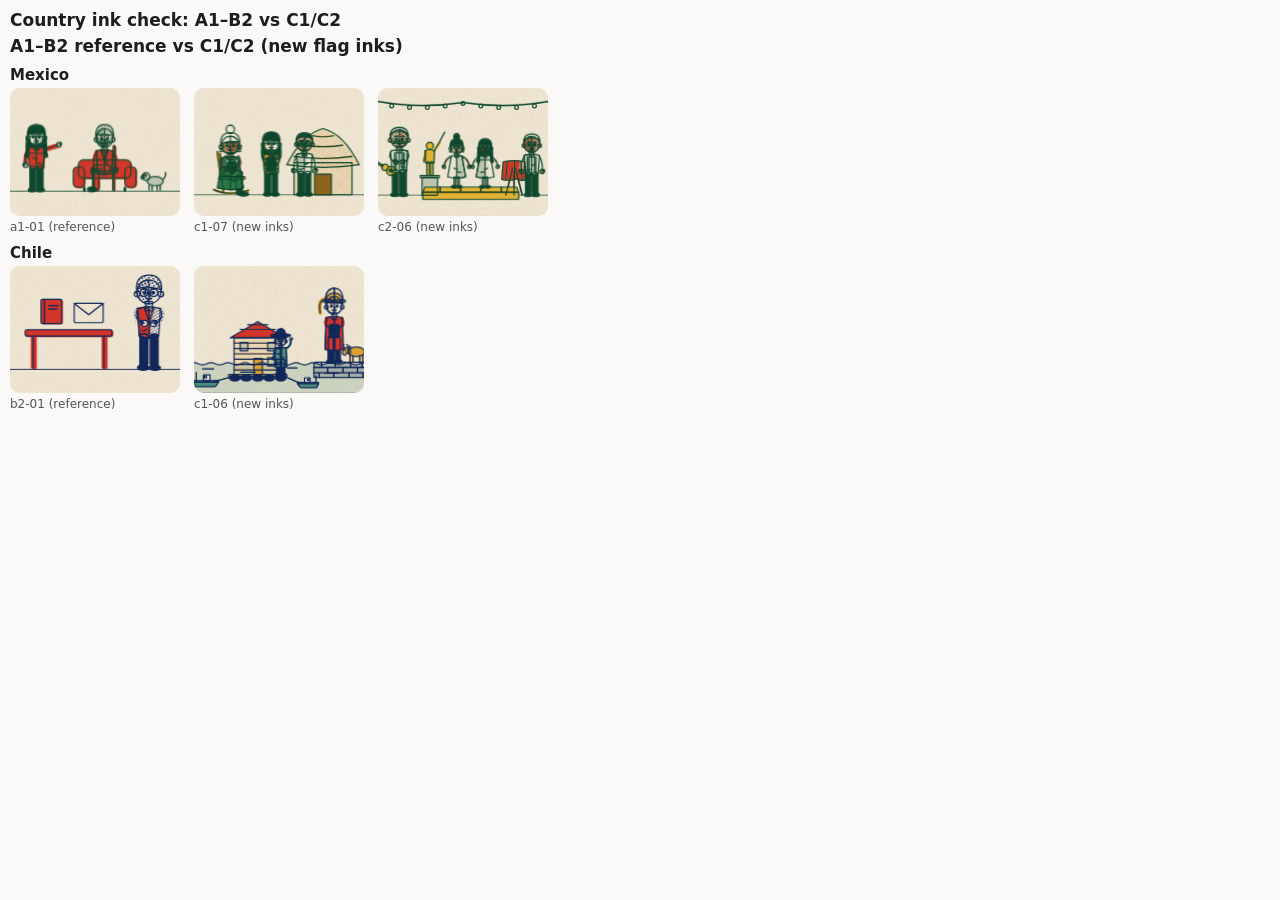
<file: docs/art-compare-1.html>
<!doctype html><meta charset="utf-8"><title>Art compare</title><style>body{font:12px system-ui;margin:10px;background:#faf9f7;color:#1d1d1d}h2{margin:10px 0 4px;font-size:15px}h1{font-size:17px;margin:0 0 6px}h3{margin:6px 0}.g{display:flex;gap:14px;flex-wrap:wrap}figure{margin:0;width:170px}.im svg{width:170px;height:auto;display:block;border-radius:10px;background:#efe6d3}figcaption{font-size:12px;margin-top:4px;color:#555}</style><h1>Country ink check: A1–B2 vs C1/C2</h1><h1>A1–B2 reference vs C1/C2 (new flag inks)</h1><h2>Mexico</h2><div class="g"><figure><div class="im"><svg xmlns="http://www.w3.org/2000/svg" viewBox="63 48 336 252" width="400" height="300"><defs><pattern id="s1gh748e_1" width="4.5" height="4.5" patternUnits="userSpaceOnUse" patternTransform="rotate(30)"><circle cx="2.2" cy="2.2" r="1.35" fill="#d9382c"/></pattern><pattern id="s1gh748e_2" width="4.5" height="4.5" patternUnits="userSpaceOnUse" patternTransform="rotate(30)"><circle cx="2.2" cy="2.2" r="1.7" fill="#d9382c"/></pattern><pattern id="s1gh748e_3" width="4.5" height="4.5" patternUnits="userSpaceOnUse" patternTransform="rotate(30)"><circle cx="2.2" cy="2.2" r="2.05" fill="#d9382c"/></pattern><pattern id="d1gh748e" width="4.5" height="4.5" patternUnits="userSpaceOnUse" patternTransform="rotate(30)"><circle cx="2.2" cy="2.2" r="1.25" fill="#0e4a30"/></pattern><filter id="w1gh748e" x="-3%" y="-3%" width="106%" height="106%"><feTurbulence type="fractalNoise" baseFrequency="0.03" numOctaves="2" seed="4" result="n"/><feDisplacementMap in="SourceGraphic" in2="n" scale="2.5"/></filter><filter id="g1gh748e" x="0" y="0" width="100%" height="100%"><feTurbulence type="fractalNoise" baseFrequency="0.9" numOctaves="2" seed="2" result="n"/><feColorMatrix in="n" type="saturate" values="0"/></filter></defs><style>.dl1gh748e *{fill:none;stroke:#0e4a30;stroke-width:1.2;stroke-linecap:round;stroke-linejoin:round;vector-effect:non-scaling-stroke}</style><rect x="0" y="0" width="400" height="300" fill="#f3ead6"/><path d="M0,252 H400" stroke="#0e4a30" stroke-width="1.6" fill="none" stroke-linecap="round"/><g transform="translate(2,1.5)" style="mix-blend-mode:multiply"><g transform="translate(250,250) scale(-0.8,0.9)"><rect x="-26" y="-98" width="5" height="60" rx="2" fill="#d9382c"/><rect x="-26" y="-42" width="60" height="6" rx="2" fill="#d9382c"/><rect x="-24" y="-38" width="4" height="38" fill="#d9382c"/><rect x="26" y="-38" width="4" height="38" fill="#d9382c"/><rect x="-14" y="-56" width="42" height="15" rx="7" fill="#d9382c"/><rect x="14" y="-46" width="14" height="46" rx="6" fill="#d9382c"/><ellipse cx="31" cy="-2" rx="11" ry="5" fill="none"/><g transform="translate(0,18)"><path d="M-20,-104 Q0,-110 20,-104 L17,-56 Q0,-50 -17,-56Z" fill="#d9382c"/><path d="M0,-107 Q10,-107 20,-104 L17,-56 Q8,-53 0,-52Z" fill="#d9382c"/><path d="M-8,-106 L0,-80 L8,-106" fill="none" stroke="none" stroke-width="1.6" stroke-linecap="round" stroke-linejoin="round"/><path d="M-9,-82 q4,5 10,3 M4,-68 q4,4 9,2" fill="none" stroke="#d9382c" stroke-width="1.4" stroke-linecap="round" stroke-linejoin="round"/><rect x="-6" y="-116" width="12" height="16" fill="none"/><path d="M-20,-102 Q-30,-82 -27,-64" fill="none" stroke="#d9382c" stroke-width="9" stroke-linecap="round"/><circle cx="-27" cy="-62" r="5.4" fill="none"/><ellipse cx="-31" cy="-64" rx="2" ry="3.4" fill="none"/><path d="M20,-102 Q30,-82 27,-64" fill="none" stroke="#d9382c" stroke-width="9" stroke-linecap="round"/><circle cx="27" cy="-62" r="5.4" fill="none"/><ellipse cx="31" cy="-64" rx="2" ry="3.4" fill="none"/><g transform="translate(0,-133) scale(1.22) translate(0,128)"><circle cx="-17" cy="-125" r="4" fill="none"/><circle cx="17" cy="-125" r="4" fill="none"/><circle cx="0" cy="-128" r="17" fill="none"/><path d="M0,-145 A17 17 0 0 1 0,-111Z" fill="none"/><circle cx="-6" cy="-127" r="2" fill="none"/><circle cx="6" cy="-127" r="2" fill="none"/><path d="M-9,-132 q3,-2 6,0 M3,-132 q3,-2 6,0" fill="none" stroke="#d9382c" stroke-width="1.5" stroke-linecap="round" stroke-linejoin="round"/><path d="M-1.5,-125 q-1.5,4 1.5,4.5" fill="none" stroke="none" stroke-width="1.4" stroke-linecap="round"/><path d="M-4,-119 Q0,-116 4,-119" fill="none" stroke="none" stroke-width="1.6" stroke-linecap="round" stroke-linejoin="round"/><path d="M0,-125 v3" fill="none" stroke="none" stroke-width="1.2" stroke-linecap="round" stroke-linejoin="round"/><path d="M-18,-131 Q-19,-152 0,-152 Q19,-152 18,-131 Q8,-139 -18,-131Z" fill="none"/><path d="M-12,-119 Q-9,-125 0,-123.5 Q9,-125 12,-119 Q6,-120.5 0,-118.5 Q-6,-120.5 -12,-119Z" fill="none" stroke="none" stroke-width="1.3" stroke-linejoin="round"/></g></g></g><g transform="translate(250,252) scale(1,1)"><g fill="#d9382c" stroke="none"><rect x="-52" y="-62" width="104" height="36" rx="10"/><rect x="-62" y="-48" width="22" height="40" rx="8"/><rect x="40" y="-48" width="22" height="40" rx="8"/><path d="M-40,-8 V0 M40,-8 V0" fill="none" stroke="none" stroke-width="5"/></g></g><g transform="translate(115,250) scale(0.8,0.8)"><rect x="-16" y="-60" width="14" height="58" rx="6" fill="none"/><rect x="2" y="-60" width="14" height="58" rx="6" fill="none"/><rect x="2" y="-60" width="14" height="58" rx="6" fill="none"/><ellipse cx="-10" cy="-1" rx="10" ry="4.5" fill="none"/><ellipse cx="10" cy="-1" rx="10" ry="4.5" fill="none"/><g transform="translate(0,-133) scale(1.22) translate(0,128)"><path d="M-19,-128 Q-24,-92 -14,-94 L14,-94 Q24,-92 19,-128Z" fill="none"/></g><path d="M-20,-104 Q0,-110 20,-104 L17,-56 Q0,-50 -17,-56Z" fill="#d9382c"/><path d="M0,-107 Q10,-107 20,-104 L17,-56 Q8,-53 0,-52Z" fill="#d9382c"/><path d="M-7,-106 Q0,-98 7,-106" fill="none" stroke="#d9382c" stroke-width="1.6" stroke-linecap="round" stroke-linejoin="round"/><path d="M-9,-82 q4,5 10,3 M4,-68 q4,4 9,2" fill="none" stroke="#d9382c" stroke-width="1.4" stroke-linecap="round" stroke-linejoin="round"/><rect x="-6" y="-116" width="12" height="16" fill="none"/><path d="M-20,-102 Q-30,-82 -27,-64" fill="none" stroke="#d9382c" stroke-width="9" stroke-linecap="round"/><circle cx="-27" cy="-62" r="5.4" fill="none"/><ellipse cx="-31" cy="-64" rx="2" ry="3.4" fill="none"/><path d="M20,-102 L54,-112" fill="none" stroke="#d9382c" stroke-width="9" stroke-linecap="round"/><circle cx="56" cy="-113" r="5.4" fill="none"/><ellipse cx="60" cy="-115" rx="2" ry="3.4" fill="none"/><g transform="translate(0,-133) scale(1.22) translate(0,128)"><circle cx="-17" cy="-125" r="4" fill="none"/><circle cx="17" cy="-125" r="4" fill="none"/><circle cx="0" cy="-128" r="17" fill="none"/><path d="M0,-145 A17 17 0 0 1 0,-111Z" fill="none"/><circle cx="-6" cy="-127" r="2" fill="none"/><circle cx="6" cy="-127" r="2" fill="none"/><path d="M-9,-132 q3,-2 6,0 M3,-132 q3,-2 6,0" fill="none" stroke="none" stroke-width="1.5" stroke-linecap="round" stroke-linejoin="round"/><path d="M-1.5,-125 q-1.5,4 1.5,4.5" fill="none" stroke="none" stroke-width="1.4" stroke-linecap="round"/><path d="M-4,-119 Q0,-116 4,-119" fill="none" stroke="none" stroke-width="1.6" stroke-linecap="round" stroke-linejoin="round"/><path d="M0,-125 v3" fill="none" stroke="none" stroke-width="1.2" stroke-linecap="round" stroke-linejoin="round"/><path d="M-18,-131 Q-19,-152 0,-152 Q19,-152 18,-131 Q8,-139 -18,-131Z" fill="none"/><path d="M-15,-120 L-19,-92 M15,-120 L19,-92" fill="none" stroke="none" stroke-width="7" stroke-linecap="round"/><circle cx="-19" cy="-90" r="4" fill="none"/><circle cx="19" cy="-90" r="4" fill="none"/></g></g><g transform="translate(350,250) scale(-0.5,0.5)"><g fill="none" stroke="none"><ellipse cx="0" cy="-36" rx="32" ry="18"/><circle cx="36" cy="-54" r="15"/><path d="M42,-68 L54,-56 L46,-52Z" fill="#d9382c"/><ellipse cx="50" cy="-50" rx="7" ry="5" fill="none"/><circle cx="36" cy="-58" r="2" fill="none"/><path d="M-20,-20 V0 M-8,-20 V0 M12,-20 V0 M24,-20 V0 M-32,-44 Q-46,-60 -40,-70" fill="none" stroke="none" stroke-width="6"/></g></g><g transform="translate(250,158.5) scale(1,1)"><g fill="none" stroke="none"><path d="M-8,0 Q-4,-2 0,0 Q1,3 -1,6 Q-3,8 -4,5.5 Q-5,3 -8,0Z" fill="#d9382c"/><circle cx="5" cy="1" r="1.6" fill="#d9382c"/></g></g></g><g><g transform="translate(250,250) scale(-0.8,0.9)"><rect x="-26" y="-98" width="5" height="60" rx="2" fill="#d9382c"/><rect x="-26" y="-42" width="60" height="6" rx="2" fill="#d9382c"/><rect x="-24" y="-38" width="4" height="38" fill="#d9382c"/><rect x="26" y="-38" width="4" height="38" fill="#d9382c"/><rect x="-14" y="-56" width="42" height="15" rx="7" fill="#d9382c"/><rect x="14" y="-46" width="14" height="46" rx="6" fill="#d9382c"/><ellipse cx="31" cy="-2" rx="11" ry="5" fill="#0e4a30"/><g transform="translate(0,18)"><path d="M-20,-104 Q0,-110 20,-104 L17,-56 Q0,-50 -17,-56Z" fill="#d9382c"/><path d="M0,-107 Q10,-107 20,-104 L17,-56 Q8,-53 0,-52Z" fill="#d9382c"/><path d="M-8,-106 L0,-80 L8,-106" fill="none" stroke="#0e4a30" stroke-width="1.6" stroke-linecap="round" stroke-linejoin="round"/><path d="M-9,-82 q4,5 10,3 M4,-68 q4,4 9,2" fill="none" stroke="#d9382c" stroke-width="1.4" stroke-linecap="round" stroke-linejoin="round"/><rect x="-6" y="-116" width="12" height="16" fill="url(#d1gh748e)"/><path d="M-20,-102 Q-30,-82 -27,-64" fill="none" stroke="#d9382c" stroke-width="9" stroke-linecap="round"/><circle cx="-27" cy="-62" r="5.4" fill="#f3ead6"/><ellipse cx="-31" cy="-64" rx="2" ry="3.4" fill="#f3ead6"/><path d="M20,-102 Q30,-82 27,-64" fill="none" stroke="#d9382c" stroke-width="9" stroke-linecap="round"/><circle cx="27" cy="-62" r="5.4" fill="#f3ead6"/><ellipse cx="31" cy="-64" rx="2" ry="3.4" fill="#f3ead6"/><g transform="translate(0,-133) scale(1.22) translate(0,128)"><circle cx="-17" cy="-125" r="4" fill="url(#d1gh748e)"/><circle cx="17" cy="-125" r="4" fill="url(#d1gh748e)"/><circle cx="0" cy="-128" r="17" fill="#f3ead6"/><path d="M0,-145 A17 17 0 0 1 0,-111Z" fill="url(#d1gh748e)"/><circle cx="-6" cy="-127" r="2" fill="#0e4a30"/><circle cx="6" cy="-127" r="2" fill="#0e4a30"/><path d="M-9,-132 q3,-2 6,0 M3,-132 q3,-2 6,0" fill="none" stroke="#d9382c" stroke-width="1.5" stroke-linecap="round" stroke-linejoin="round"/><path d="M-1.5,-125 q-1.5,4 1.5,4.5" fill="none" stroke="url(#d1gh748e)" stroke-width="1.4" stroke-linecap="round"/><path d="M-4,-119 Q0,-116 4,-119" fill="none" stroke="#0e4a30" stroke-width="1.6" stroke-linecap="round" stroke-linejoin="round"/><path d="M0,-125 v3" fill="none" stroke="url(#d1gh748e)" stroke-width="1.2" stroke-linecap="round" stroke-linejoin="round"/><path d="M-18,-131 Q-19,-152 0,-152 Q19,-152 18,-131 Q8,-139 -18,-131Z" fill="url(#d1gh748e)"/><path d="M-12,-119 Q-9,-125 0,-123.5 Q9,-125 12,-119 Q6,-120.5 0,-118.5 Q-6,-120.5 -12,-119Z" fill="url(#d1gh748e)" stroke="#0e4a30" stroke-width="1.3" stroke-linejoin="round"/></g></g></g><g transform="translate(250,252) scale(1,1)"><g fill="#d9382c" stroke="none"><rect x="-52" y="-62" width="104" height="36" rx="10"/><rect x="-62" y="-48" width="22" height="40" rx="8"/><rect x="40" y="-48" width="22" height="40" rx="8"/><path d="M-40,-8 V0 M40,-8 V0" fill="none" stroke="#0e4a30" stroke-width="5"/></g></g><g transform="translate(115,250) scale(0.8,0.8)"><rect x="-16" y="-60" width="14" height="58" rx="6" fill="#0e4a30"/><rect x="2" y="-60" width="14" height="58" rx="6" fill="#0e4a30"/><rect x="2" y="-60" width="14" height="58" rx="6" fill="#0e4a30"/><ellipse cx="-10" cy="-1" rx="10" ry="4.5" fill="#0e4a30"/><ellipse cx="10" cy="-1" rx="10" ry="4.5" fill="#0e4a30"/><g transform="translate(0,-133) scale(1.22) translate(0,128)"><path d="M-19,-128 Q-24,-92 -14,-94 L14,-94 Q24,-92 19,-128Z" fill="#0e4a30"/></g><path d="M-20,-104 Q0,-110 20,-104 L17,-56 Q0,-50 -17,-56Z" fill="#d9382c"/><path d="M0,-107 Q10,-107 20,-104 L17,-56 Q8,-53 0,-52Z" fill="#d9382c"/><path d="M-7,-106 Q0,-98 7,-106" fill="none" stroke="#d9382c" stroke-width="1.6" stroke-linecap="round" stroke-linejoin="round"/><path d="M-9,-82 q4,5 10,3 M4,-68 q4,4 9,2" fill="none" stroke="#d9382c" stroke-width="1.4" stroke-linecap="round" stroke-linejoin="round"/><rect x="-6" y="-116" width="12" height="16" fill="url(#d1gh748e)"/><path d="M-20,-102 Q-30,-82 -27,-64" fill="none" stroke="#d9382c" stroke-width="9" stroke-linecap="round"/><circle cx="-27" cy="-62" r="5.4" fill="#f3ead6"/><ellipse cx="-31" cy="-64" rx="2" ry="3.4" fill="#f3ead6"/><path d="M20,-102 L54,-112" fill="none" stroke="#d9382c" stroke-width="9" stroke-linecap="round"/><circle cx="56" cy="-113" r="5.4" fill="#f3ead6"/><ellipse cx="60" cy="-115" rx="2" ry="3.4" fill="#f3ead6"/><g transform="translate(0,-133) scale(1.22) translate(0,128)"><circle cx="-17" cy="-125" r="4" fill="url(#d1gh748e)"/><circle cx="17" cy="-125" r="4" fill="url(#d1gh748e)"/><circle cx="0" cy="-128" r="17" fill="#f3ead6"/><path d="M0,-145 A17 17 0 0 1 0,-111Z" fill="url(#d1gh748e)"/><circle cx="-6" cy="-127" r="2" fill="#0e4a30"/><circle cx="6" cy="-127" r="2" fill="#0e4a30"/><path d="M-9,-132 q3,-2 6,0 M3,-132 q3,-2 6,0" fill="none" stroke="#0e4a30" stroke-width="1.5" stroke-linecap="round" stroke-linejoin="round"/><path d="M-1.5,-125 q-1.5,4 1.5,4.5" fill="none" stroke="url(#d1gh748e)" stroke-width="1.4" stroke-linecap="round"/><path d="M-4,-119 Q0,-116 4,-119" fill="none" stroke="#0e4a30" stroke-width="1.6" stroke-linecap="round" stroke-linejoin="round"/><path d="M0,-125 v3" fill="none" stroke="url(#d1gh748e)" stroke-width="1.2" stroke-linecap="round" stroke-linejoin="round"/><path d="M-18,-131 Q-19,-152 0,-152 Q19,-152 18,-131 Q8,-139 -18,-131Z" fill="#0e4a30"/><path d="M-15,-120 L-19,-92 M15,-120 L19,-92" fill="none" stroke="#0e4a30" stroke-width="7" stroke-linecap="round"/><circle cx="-19" cy="-90" r="4" fill="#0e4a30"/><circle cx="19" cy="-90" r="4" fill="#0e4a30"/></g></g><g transform="translate(350,250) scale(-0.5,0.5)"><g fill="url(#d1gh748e)" stroke="none"><ellipse cx="0" cy="-36" rx="32" ry="18"/><circle cx="36" cy="-54" r="15"/><path d="M42,-68 L54,-56 L46,-52Z" fill="#d9382c"/><ellipse cx="50" cy="-50" rx="7" ry="5" fill="#f3ead6"/><circle cx="36" cy="-58" r="2" fill="#0e4a30"/><path d="M-20,-20 V0 M-8,-20 V0 M12,-20 V0 M24,-20 V0 M-32,-44 Q-46,-60 -40,-70" fill="none" stroke="url(#d1gh748e)" stroke-width="6"/></g></g><g transform="translate(250,158.5) scale(1,1)"><g fill="#f3ead6" stroke="none"><path d="M-8,0 Q-4,-2 0,0 Q1,3 -1,6 Q-3,8 -4,5.5 Q-5,3 -8,0Z" fill="#d9382c"/><circle cx="5" cy="1" r="1.6" fill="#d9382c"/></g></g></g><g class="dl1gh748e" filter="url(#w1gh748e)"><g transform="translate(250,250) scale(-0.8,0.9)"><rect x="-26" y="-98" width="5" height="60" rx="2" fill="#9a6b45"/><rect x="-26" y="-42" width="60" height="6" rx="2" fill="#9a6b45"/><rect x="-24" y="-38" width="4" height="38" fill="#9a6b45"/><rect x="26" y="-38" width="4" height="38" fill="#9a6b45"/><rect x="-14" y="-56" width="42" height="15" rx="7" fill="#6B5B4B"/><rect x="14" y="-46" width="14" height="46" rx="6" fill="#6B5B4B"/><ellipse cx="31" cy="-2" rx="11" ry="5" fill="#2b2b2b"/><g transform="translate(0,18)"><path d="M-20,-104 Q0,-110 20,-104 L17,-56 Q0,-50 -17,-56Z" fill="#4D6A8A"/><path d="M0,-107 Q10,-107 20,-104 L17,-56 Q8,-53 0,-52Z" fill="#415a75"/><path d="M-8,-106 L0,-80 L8,-106" fill="none" stroke="#32455a" stroke-width="1.6" stroke-linecap="round" stroke-linejoin="round"/><path d="M-9,-82 q4,5 10,3 M4,-68 q4,4 9,2" fill="none" stroke="#3e556e" stroke-width="1.4" stroke-linecap="round" stroke-linejoin="round"/><rect x="-6" y="-116" width="12" height="16" fill="#b8885f"/><path d="M-20,-102 Q-30,-82 -27,-64" fill="none" stroke="#4D6A8A" stroke-width="9" stroke-linecap="round"/><circle cx="-27" cy="-62" r="5.4" fill="#d19a6c"/><ellipse cx="-31" cy="-64" rx="2" ry="3.4" fill="#d19a6c"/><path d="M20,-102 Q30,-82 27,-64" fill="none" stroke="#4D6A8A" stroke-width="9" stroke-linecap="round"/><circle cx="27" cy="-62" r="5.4" fill="#d19a6c"/><ellipse cx="31" cy="-64" rx="2" ry="3.4" fill="#d19a6c"/><g transform="translate(0,-133) scale(1.22) translate(0,128)"><circle cx="-17" cy="-125" r="4" fill="#c08e63"/><circle cx="17" cy="-125" r="4" fill="#c08e63"/><circle cx="0" cy="-128" r="17" fill="#d19a6c"/><path d="M0,-145 A17 17 0 0 1 0,-111Z" fill="#b2835c"/><circle cx="-6" cy="-127" r="2" fill="#2a1d16"/><circle cx="6" cy="-127" r="2" fill="#2a1d16"/><path d="M-9,-132 q3,-2 6,0 M3,-132 q3,-2 6,0" fill="none" stroke="#8a8a8a" stroke-width="1.5" stroke-linecap="round" stroke-linejoin="round"/><path d="M-1.5,-125 q-1.5,4 1.5,4.5" fill="none" stroke="#926c4c" stroke-width="1.4" stroke-linecap="round"/><path d="M-4,-119 Q0,-116 4,-119" fill="none" stroke="#2a1d16" stroke-width="1.6" stroke-linecap="round" stroke-linejoin="round"/><path d="M0,-125 v3" fill="none" stroke="#926c4c" stroke-width="1.2" stroke-linecap="round" stroke-linejoin="round"/><path d="M-18,-131 Q-19,-152 0,-152 Q19,-152 18,-131 Q8,-139 -18,-131Z" fill="#cfcfcf"/><path d="M-12,-119 Q-9,-125 0,-123.5 Q9,-125 12,-119 Q6,-120.5 0,-118.5 Q-6,-120.5 -12,-119Z" fill="#a9a9a9" stroke="#2a1d16" stroke-width="1.3" stroke-linejoin="round"/></g></g></g><g transform="translate(250,252) scale(1,1)"><g fill="#7A9E7E" stroke="none"><rect x="-52" y="-62" width="104" height="36" rx="10"/><rect x="-62" y="-48" width="22" height="40" rx="8"/><rect x="40" y="-48" width="22" height="40" rx="8"/><path d="M-40,-8 V0 M40,-8 V0" fill="none" stroke="#5E3B26" stroke-width="5"/></g></g><g transform="translate(115,250) scale(0.8,0.8)"><rect x="-16" y="-60" width="14" height="58" rx="6" fill="#3A4A5C"/><rect x="2" y="-60" width="14" height="58" rx="6" fill="#3A4A5C"/><rect x="2" y="-60" width="14" height="58" rx="6" fill="#313f4e"/><ellipse cx="-10" cy="-1" rx="10" ry="4.5" fill="#2b2b2b"/><ellipse cx="10" cy="-1" rx="10" ry="4.5" fill="#2b2b2b"/><g transform="translate(0,-133) scale(1.22) translate(0,128)"><path d="M-19,-128 Q-24,-92 -14,-94 L14,-94 Q24,-92 19,-128Z" fill="#1c1512"/></g><path d="M-20,-104 Q0,-110 20,-104 L17,-56 Q0,-50 -17,-56Z" fill="#8C6BB1"/><path d="M0,-107 Q10,-107 20,-104 L17,-56 Q8,-53 0,-52Z" fill="#775b96"/><path d="M-7,-106 Q0,-98 7,-106" fill="none" stroke="#624b7c" stroke-width="1.6" stroke-linecap="round" stroke-linejoin="round"/><path d="M-9,-82 q4,5 10,3 M4,-68 q4,4 9,2" fill="none" stroke="#70568e" stroke-width="1.4" stroke-linecap="round" stroke-linejoin="round"/><rect x="-6" y="-116" width="12" height="16" fill="#b8885f"/><path d="M-20,-102 Q-30,-82 -27,-64" fill="none" stroke="#8C6BB1" stroke-width="9" stroke-linecap="round"/><circle cx="-27" cy="-62" r="5.4" fill="#d19a6c"/><ellipse cx="-31" cy="-64" rx="2" ry="3.4" fill="#d19a6c"/><path d="M20,-102 L54,-112" fill="none" stroke="#8C6BB1" stroke-width="9" stroke-linecap="round"/><circle cx="56" cy="-113" r="5.4" fill="#d19a6c"/><ellipse cx="60" cy="-115" rx="2" ry="3.4" fill="#d19a6c"/><g transform="translate(0,-133) scale(1.22) translate(0,128)"><circle cx="-17" cy="-125" r="4" fill="#c08e63"/><circle cx="17" cy="-125" r="4" fill="#c08e63"/><circle cx="0" cy="-128" r="17" fill="#d19a6c"/><path d="M0,-145 A17 17 0 0 1 0,-111Z" fill="#b2835c"/><circle cx="-6" cy="-127" r="2" fill="#2a1d16"/><circle cx="6" cy="-127" r="2" fill="#2a1d16"/><path d="M-9,-132 q3,-2 6,0 M3,-132 q3,-2 6,0" fill="none" stroke="#1c1512" stroke-width="1.5" stroke-linecap="round" stroke-linejoin="round"/><path d="M-1.5,-125 q-1.5,4 1.5,4.5" fill="none" stroke="#926c4c" stroke-width="1.4" stroke-linecap="round"/><path d="M-4,-119 Q0,-116 4,-119" fill="none" stroke="#2a1d16" stroke-width="1.6" stroke-linecap="round" stroke-linejoin="round"/><path d="M0,-125 v3" fill="none" stroke="#926c4c" stroke-width="1.2" stroke-linecap="round" stroke-linejoin="round"/><path d="M-18,-131 Q-19,-152 0,-152 Q19,-152 18,-131 Q8,-139 -18,-131Z" fill="#1c1512"/><path d="M-15,-120 L-19,-92 M15,-120 L19,-92" fill="none" stroke="#1c1512" stroke-width="7" stroke-linecap="round"/><circle cx="-19" cy="-90" r="4" fill="#1c1512"/><circle cx="19" cy="-90" r="4" fill="#1c1512"/></g></g><g transform="translate(350,250) scale(-0.5,0.5)"><g fill="#C99A62" stroke="none"><ellipse cx="0" cy="-36" rx="32" ry="18"/><circle cx="36" cy="-54" r="15"/><path d="M42,-68 L54,-56 L46,-52Z" fill="#7a5530"/><ellipse cx="50" cy="-50" rx="7" ry="5" fill="#F7F2EA"/><circle cx="36" cy="-58" r="2" fill="#2a1d16"/><path d="M-20,-20 V0 M-8,-20 V0 M12,-20 V0 M24,-20 V0 M-32,-44 Q-46,-60 -40,-70" fill="none" stroke="#C99A62" stroke-width="6"/></g></g><g transform="translate(250,158.5) scale(1,1)"><g fill="#E8D3B0" stroke="none"><path d="M-8,0 Q-4,-2 0,0 Q1,3 -1,6 Q-3,8 -4,5.5 Q-5,3 -8,0Z" fill="#B0702A"/><circle cx="5" cy="1" r="1.6" fill="#B0702A"/></g></g></g><rect x="63" y="48" width="336" height="252" filter="url(#g1gh748e)" opacity=".2" style="mix-blend-mode:multiply"/></svg></div><figcaption>a1-01 (reference)</figcaption></figure><figure><div class="im"><svg xmlns="http://www.w3.org/2000/svg" viewBox="6 4.5 394 295.5" width="400" height="300"><defs><pattern id="shuhvst_1" width="4.5" height="4.5" patternUnits="userSpaceOnUse" patternTransform="rotate(30)"><circle cx="2.2" cy="2.2" r="1.35" fill="#8f4a2c"/></pattern><pattern id="shuhvst_2" width="4.5" height="4.5" patternUnits="userSpaceOnUse" patternTransform="rotate(30)"><circle cx="2.2" cy="2.2" r="1.7" fill="#8f4a2c"/></pattern><pattern id="shuhvst_3" width="4.5" height="4.5" patternUnits="userSpaceOnUse" patternTransform="rotate(30)"><circle cx="2.2" cy="2.2" r="2.05" fill="#8f4a2c"/></pattern><pattern id="dhuhvst" width="4.5" height="4.5" patternUnits="userSpaceOnUse" patternTransform="rotate(30)"><circle cx="2.2" cy="2.2" r="1.25" fill="#0e4a30"/></pattern><pattern id="dhuhvst_1" width="4.5" height="4.5" patternUnits="userSpaceOnUse" patternTransform="rotate(30)"><circle cx="2.2" cy="2.2" r="1.25" fill="#8f4a2c"/></pattern><pattern id="dhuhvst_2" width="4.5" height="4.5" patternUnits="userSpaceOnUse" patternTransform="rotate(30)"><circle cx="2.2" cy="2.2" r="1.25" fill="#d9382c"/></pattern><pattern id="dhuhvst_3" width="4.5" height="4.5" patternUnits="userSpaceOnUse" patternTransform="rotate(30)"><circle cx="2.2" cy="2.2" r="1.25" fill="#d0902a"/></pattern><pattern id="dhuhvst_4" width="4.5" height="4.5" patternUnits="userSpaceOnUse" patternTransform="rotate(30)"><circle cx="2.2" cy="2.2" r="1.25" fill="#2f7a4a"/></pattern><filter id="whuhvst" x="-3%" y="-3%" width="106%" height="106%"><feTurbulence type="fractalNoise" baseFrequency="0.03" numOctaves="2" seed="4" result="n"/><feDisplacementMap in="SourceGraphic" in2="n" scale="2.5"/></filter><filter id="ghuhvst" x="0" y="0" width="100%" height="100%"><feTurbulence type="fractalNoise" baseFrequency="0.9" numOctaves="2" seed="2" result="n"/><feColorMatrix in="n" type="saturate" values="0"/></filter></defs><style>.dlhuhvst *{fill:none;stroke:#0e4a30;stroke-width:1.2;stroke-linecap:round;stroke-linejoin:round;vector-effect:non-scaling-stroke}</style><rect x="0" y="0" width="400" height="300" fill="#f3ead6"/><path d="M0,252 H400" stroke="#0e4a30" stroke-width="1.6" fill="none" stroke-linecap="round"/><g transform="translate(2,1.5)" style="mix-blend-mode:multiply"><g transform="translate(305,252) scale(1.2,1.2)"><g fill="none" stroke="none"><rect x="-56" y="-62" width="112" height="62"/><path d="M-70,-58 Q-40,-118 0,-128 Q40,-118 70,-58 Q0,-48 -70,-58Z" fill="none"/><path d="M-56,-74 Q0,-66 56,-74 M-38,-96 Q0,-90 38,-96 M-20,-114 Q0,-110 20,-114" fill="none" stroke="none" stroke-width="1.8" stroke-linecap="round" stroke-linejoin="round"/><path d="M-16,0 V-40 H16 V0Z" fill="none"/></g></g><g transform="translate(262,252) scale(-0.9,0.9)"><rect x="-16" y="-60" width="14" height="58" rx="6" fill="none"/><rect x="2" y="-60" width="14" height="58" rx="6" fill="none"/><rect x="2" y="-60" width="14" height="58" rx="6" fill="none"/><ellipse cx="-10" cy="-1" rx="10" ry="4.5" fill="none"/><ellipse cx="10" cy="-1" rx="10" ry="4.5" fill="none"/><path d="M-20,-104 Q0,-110 20,-104 L17,-56 Q0,-50 -17,-56Z" fill="none"/><path d="M0,-107 Q10,-107 20,-104 L17,-56 Q8,-53 0,-52Z" fill="none"/><path d="M-7,-106 Q0,-98 7,-106" fill="none" stroke="none" stroke-width="1.6" stroke-linecap="round" stroke-linejoin="round"/><path d="M-9,-82 q4,5 10,3 M4,-68 q4,4 9,2" fill="none" stroke="none" stroke-width="1.4" stroke-linecap="round" stroke-linejoin="round"/><rect x="-6" y="-116" width="12" height="16" fill="none"/><path d="M-20,-102 Q-30,-82 -27,-64" fill="none" stroke="none" stroke-width="9" stroke-linecap="round"/><circle cx="-27" cy="-62" r="5.4" fill="none"/><ellipse cx="-31" cy="-64" rx="2" ry="3.4" fill="none"/><path d="M20,-102 Q30,-82 27,-64" fill="none" stroke="none" stroke-width="9" stroke-linecap="round"/><circle cx="27" cy="-62" r="5.4" fill="none"/><ellipse cx="31" cy="-64" rx="2" ry="3.4" fill="none"/><g transform="translate(0,-133) scale(1.22) translate(0,128)"><circle cx="-17" cy="-125" r="4" fill="none"/><circle cx="17" cy="-125" r="4" fill="none"/><circle cx="0" cy="-128" r="17" fill="none"/><path d="M0,-145 A17 17 0 0 1 0,-111Z" fill="none"/><circle cx="-6" cy="-127" r="2" fill="none"/><circle cx="6" cy="-127" r="2" fill="none"/><path d="M-9,-132 q3,-2 6,0 M3,-132 q3,-2 6,0" fill="none" stroke="none" stroke-width="1.5" stroke-linecap="round" stroke-linejoin="round"/><path d="M-1.5,-125 q-1.5,4 1.5,4.5" fill="none" stroke="none" stroke-width="1.4" stroke-linecap="round"/><path d="M-4,-119 Q0,-116 4,-119" fill="none" stroke="none" stroke-width="1.6" stroke-linecap="round" stroke-linejoin="round"/><path d="M0,-125 v3" fill="none" stroke="none" stroke-width="1.2" stroke-linecap="round" stroke-linejoin="round"/><path d="M-17.5,-129 Q-19,-150 0,-150 Q19,-150 17.5,-129 Q17,-138 12,-140 Q0,-143 -12,-140 Q-17,-138 -17.5,-129Z" fill="none"/><circle cx="-7" cy="-127" r="5.5" fill="none" stroke="none" stroke-width="1.8"/><circle cx="7" cy="-127" r="5.5" fill="none" stroke="none" stroke-width="1.8"/><path d="M-1.5,-127 H1.5" fill="none" stroke="none" stroke-width="1.8" stroke-linecap="round" stroke-linejoin="round"/></g></g><g transform="translate(90,252) scale(1,1)"><path d="M-30,-100 L-22,-40 M-24,-96 L-17,-44" fill="none" stroke="none" stroke-width="5" stroke-linecap="round"/><rect x="-26" y="-42" width="60" height="6" rx="2" fill="none"/><path d="M-20,-38 L-16,-6 M28,-38 L26,-6" fill="none" stroke="none" stroke-width="4"/><path d="M-38,-12 Q-4,4 42,-10" fill="none" stroke="none" stroke-width="5" stroke-linecap="round"/><rect x="-14" y="-56" width="42" height="15" rx="7" fill="none"/><rect x="14" y="-46" width="14" height="46" rx="6" fill="none"/><ellipse cx="31" cy="-2" rx="11" ry="5" fill="none"/><g transform="translate(0,18)"><path d="M-18,-104 Q0,-110 18,-104 L30,-34 Q0,-26 -30,-34Z" fill="none"/><path d="M0,-107 Q9,-107 18,-104 L30,-34 Q15,-30 0,-29Z" fill="none"/><path d="M-9,-64 q5,5 12,3 M3,-52 q5,4 12,2" fill="none" stroke="none" stroke-width="1.4" stroke-linecap="round" stroke-linejoin="round"/><rect x="-6" y="-116" width="12" height="16" fill="none"/><path d="M-20,-102 Q-28,-84 -8,-78" fill="none" stroke="none" stroke-width="9" stroke-linecap="round"/><circle cx="-8" cy="-78" r="5.4" fill="none"/><ellipse cx="-12" cy="-80" rx="2" ry="3.4" fill="none"/><path d="M20,-102 Q28,-84 8,-78" fill="none" stroke="none" stroke-width="9" stroke-linecap="round"/><circle cx="8" cy="-78" r="5.4" fill="none"/><ellipse cx="12" cy="-80" rx="2" ry="3.4" fill="none"/><g transform="translate(0,-133) scale(1.22) translate(0,128)"><circle cx="-17" cy="-125" r="4" fill="none"/><circle cx="17" cy="-125" r="4" fill="none"/><circle cx="0" cy="-128" r="17" fill="none"/><path d="M0,-145 A17 17 0 0 1 0,-111Z" fill="none"/><circle cx="-6" cy="-127" r="2" fill="none"/><circle cx="6" cy="-127" r="2" fill="none"/><path d="M-9,-132 q3,-2 6,0 M3,-132 q3,-2 6,0" fill="none" stroke="none" stroke-width="1.5" stroke-linecap="round" stroke-linejoin="round"/><path d="M-1.5,-125 q-1.5,4 1.5,4.5" fill="none" stroke="none" stroke-width="1.4" stroke-linecap="round"/><path d="M-4,-119 Q0,-116 4,-119" fill="none" stroke="none" stroke-width="1.6" stroke-linecap="round" stroke-linejoin="round"/><path d="M0,-125 v3" fill="none" stroke="none" stroke-width="1.2" stroke-linecap="round" stroke-linejoin="round"/><path d="M-18,-131 Q-19,-152 0,-152 Q19,-152 18,-131 Q8,-139 -18,-131Z" fill="none"/><circle cx="0" cy="-158" r="8" fill="none"/><circle cx="-17" cy="-118" r="2.6" fill="none" stroke="none" stroke-width="1.6"/><circle cx="17" cy="-118" r="2.6" fill="none" stroke="none" stroke-width="1.6"/></g></g></g><g transform="translate(94,205) scale(0.6,0.6)"><g fill="none" stroke="none"><path d="M-14,-34 Q-30,-56 -26,-74 Q-20,-58 -10,-48Z M14,-34 Q30,-56 26,-74 Q20,-58 10,-48Z" fill="none"/><path d="M-16,-46 Q-18,-10 0,-2 Q18,-10 16,-46 Q0,-54 -16,-46Z"/><path d="M-11,-36 L-4,-32 L-11,-30Z M11,-36 L4,-32 L11,-30Z" fill="none"/><path d="M-8,-16 Q0,-10 8,-16" fill="none" stroke="none" stroke-width="2"/><path d="M-16,-40 Q-22,-26 -18,-14 M16,-40 Q22,-26 18,-14" fill="none" stroke="none" stroke-width="3"/></g></g><g transform="translate(185,252) scale(-0.9,0.9)"><rect x="-16" y="-60" width="14" height="58" rx="6" fill="none"/><rect x="2" y="-60" width="14" height="58" rx="6" fill="none"/><rect x="2" y="-60" width="14" height="58" rx="6" fill="none"/><ellipse cx="-10" cy="-1" rx="10" ry="4.5" fill="none"/><ellipse cx="10" cy="-1" rx="10" ry="4.5" fill="none"/><g transform="translate(0,-133) scale(1.22) translate(0,128)"><path d="M-19,-128 Q-24,-92 -14,-94 L14,-94 Q24,-92 19,-128Z" fill="none"/></g><path d="M-20,-104 Q0,-110 20,-104 L17,-56 Q0,-50 -17,-56Z" fill="none"/><path d="M0,-107 Q10,-107 20,-104 L17,-56 Q8,-53 0,-52Z" fill="none"/><path d="M-20,-104 L-7,-105 L-4,-54 L-17,-56Z M20,-104 L7,-105 L4,-54 L17,-56Z" fill="none"/><path d="M-18,-78 H-6 M6,-78 H18 M-17,-66 H-5 M5,-66 H17" fill="none" stroke="none" stroke-width="3" stroke-linecap="round" stroke-linejoin="round"/><path d="M-7,-106 Q0,-98 7,-106" fill="none" stroke="none" stroke-width="1.6" stroke-linecap="round" stroke-linejoin="round"/><path d="M-9,-82 q4,5 10,3 M4,-68 q4,4 9,2" fill="none" stroke="none" stroke-width="1.4" stroke-linecap="round" stroke-linejoin="round"/><rect x="-6" y="-116" width="12" height="16" fill="none"/><path d="M-20,-102 Q-28,-84 -8,-78" fill="none" stroke="none" stroke-width="9" stroke-linecap="round"/><circle cx="-8" cy="-78" r="5.4" fill="none"/><ellipse cx="-12" cy="-80" rx="2" ry="3.4" fill="none"/><path d="M20,-102 Q28,-84 8,-78" fill="none" stroke="none" stroke-width="9" stroke-linecap="round"/><circle cx="8" cy="-78" r="5.4" fill="none"/><ellipse cx="12" cy="-80" rx="2" ry="3.4" fill="none"/><g transform="translate(0,-133) scale(1.22) translate(0,128)"><circle cx="-17" cy="-125" r="4" fill="none"/><circle cx="17" cy="-125" r="4" fill="none"/><circle cx="0" cy="-128" r="17" fill="none"/><path d="M0,-145 A17 17 0 0 1 0,-111Z" fill="none"/><circle cx="-6" cy="-127" r="2" fill="none"/><circle cx="6" cy="-127" r="2" fill="none"/><path d="M-9,-132 q3,-2 6,0 M3,-132 q3,-2 6,0" fill="none" stroke="none" stroke-width="1.5" stroke-linecap="round" stroke-linejoin="round"/><path d="M-1.5,-125 q-1.5,4 1.5,4.5" fill="none" stroke="none" stroke-width="1.4" stroke-linecap="round"/><path d="M-4,-119 Q0,-116 4,-119" fill="none" stroke="none" stroke-width="1.6" stroke-linecap="round" stroke-linejoin="round"/><path d="M0,-125 v3" fill="none" stroke="none" stroke-width="1.2" stroke-linecap="round" stroke-linejoin="round"/><path d="M-18,-131 Q-19,-152 0,-152 Q19,-152 18,-131 Q8,-139 -18,-131Z" fill="none"/></g></g><g transform="translate(185,198) scale(0.8,0.8)"><g fill="none" stroke="none"><rect x="-14" y="-40" width="28" height="38" rx="4"/><rect x="-11" y="-36" width="22" height="28" rx="1" fill="none"/><path d="M-7,-30 H7 M-7,-24 H5 M-7,-18 H7" fill="none" stroke="none" stroke-width="1.8" stroke-linecap="round" stroke-linejoin="round"/></g></g></g><g><g transform="translate(305,252) scale(1.2,1.2)"><g fill="url(#dhuhvst_3)" stroke="none"><rect x="-56" y="-62" width="112" height="62"/><path d="M-70,-58 Q-40,-118 0,-128 Q40,-118 70,-58 Q0,-48 -70,-58Z" fill="url(#dhuhvst_3)"/><path d="M-56,-74 Q0,-66 56,-74 M-38,-96 Q0,-90 38,-96 M-20,-114 Q0,-110 20,-114" fill="none" stroke="#d0902a" stroke-width="1.8" stroke-linecap="round" stroke-linejoin="round"/><path d="M-16,0 V-40 H16 V0Z" fill="#92651d"/></g></g><g transform="translate(262,252) scale(-0.9,0.9)"><rect x="-16" y="-60" width="14" height="58" rx="6" fill="#0e4a30"/><rect x="2" y="-60" width="14" height="58" rx="6" fill="#0e4a30"/><rect x="2" y="-60" width="14" height="58" rx="6" fill="#0e4a30"/><ellipse cx="-10" cy="-1" rx="10" ry="4.5" fill="#0e4a30"/><ellipse cx="10" cy="-1" rx="10" ry="4.5" fill="#0e4a30"/><path d="M-20,-104 Q0,-110 20,-104 L17,-56 Q0,-50 -17,-56Z" fill="#f3ead6"/><path d="M0,-107 Q10,-107 20,-104 L17,-56 Q8,-53 0,-52Z" fill="url(#dhuhvst)"/><path d="M-7,-106 Q0,-98 7,-106" fill="none" stroke="url(#dhuhvst)" stroke-width="1.6" stroke-linecap="round" stroke-linejoin="round"/><path d="M-9,-82 q4,5 10,3 M4,-68 q4,4 9,2" fill="none" stroke="url(#dhuhvst)" stroke-width="1.4" stroke-linecap="round" stroke-linejoin="round"/><rect x="-6" y="-116" width="12" height="16" fill="url(#shuhvst_2)"/><path d="M-20,-102 Q-30,-82 -27,-64" fill="none" stroke="#f3ead6" stroke-width="9" stroke-linecap="round"/><circle cx="-27" cy="-62" r="5.4" fill="url(#shuhvst_2)"/><ellipse cx="-31" cy="-64" rx="2" ry="3.4" fill="url(#shuhvst_2)"/><path d="M20,-102 Q30,-82 27,-64" fill="none" stroke="#f3ead6" stroke-width="9" stroke-linecap="round"/><circle cx="27" cy="-62" r="5.4" fill="url(#shuhvst_2)"/><ellipse cx="31" cy="-64" rx="2" ry="3.4" fill="url(#shuhvst_2)"/><g transform="translate(0,-133) scale(1.22) translate(0,128)"><circle cx="-17" cy="-125" r="4" fill="url(#shuhvst_2)"/><circle cx="17" cy="-125" r="4" fill="url(#shuhvst_2)"/><circle cx="0" cy="-128" r="17" fill="url(#shuhvst_2)"/><path d="M0,-145 A17 17 0 0 1 0,-111Z" fill="url(#shuhvst_2)"/><circle cx="-6" cy="-127" r="2" fill="#0e4a30"/><circle cx="6" cy="-127" r="2" fill="#0e4a30"/><path d="M-9,-132 q3,-2 6,0 M3,-132 q3,-2 6,0" fill="none" stroke="#0e4a30" stroke-width="1.5" stroke-linecap="round" stroke-linejoin="round"/><path d="M-1.5,-125 q-1.5,4 1.5,4.5" fill="none" stroke="#92651d" stroke-width="1.4" stroke-linecap="round"/><path d="M-4,-119 Q0,-116 4,-119" fill="none" stroke="#0e4a30" stroke-width="1.6" stroke-linecap="round" stroke-linejoin="round"/><path d="M0,-125 v3" fill="none" stroke="#92651d" stroke-width="1.2" stroke-linecap="round" stroke-linejoin="round"/><path d="M-17.5,-129 Q-19,-150 0,-150 Q19,-150 17.5,-129 Q17,-138 12,-140 Q0,-143 -12,-140 Q-17,-138 -17.5,-129Z" fill="#0e4a30"/><circle cx="-7" cy="-127" r="5.5" fill="none" stroke="#0e4a30" stroke-width="1.8"/><circle cx="7" cy="-127" r="5.5" fill="none" stroke="#0e4a30" stroke-width="1.8"/><path d="M-1.5,-127 H1.5" fill="none" stroke="#0e4a30" stroke-width="1.8" stroke-linecap="round" stroke-linejoin="round"/></g></g><g transform="translate(90,252) scale(1,1)"><path d="M-30,-100 L-22,-40 M-24,-96 L-17,-44" fill="none" stroke="#d0902a" stroke-width="5" stroke-linecap="round"/><rect x="-26" y="-42" width="60" height="6" rx="2" fill="#d0902a"/><path d="M-20,-38 L-16,-6 M28,-38 L26,-6" fill="none" stroke="#d0902a" stroke-width="4"/><path d="M-38,-12 Q-4,4 42,-10" fill="none" stroke="#d0902a" stroke-width="5" stroke-linecap="round"/><rect x="-14" y="-56" width="42" height="15" rx="7" fill="#0e4a30"/><rect x="14" y="-46" width="14" height="46" rx="6" fill="#0e4a30"/><ellipse cx="31" cy="-2" rx="11" ry="5" fill="#0e4a30"/><g transform="translate(0,18)"><path d="M-18,-104 Q0,-110 18,-104 L30,-34 Q0,-26 -30,-34Z" fill="#2f7a4a"/><path d="M0,-107 Q9,-107 18,-104 L30,-34 Q15,-30 0,-29Z" fill="#2f7a4a"/><path d="M-9,-64 q5,5 12,3 M3,-52 q5,4 12,2" fill="none" stroke="#215534" stroke-width="1.4" stroke-linecap="round" stroke-linejoin="round"/><rect x="-6" y="-116" width="12" height="16" fill="url(#shuhvst_3)"/><path d="M-20,-102 Q-28,-84 -8,-78" fill="none" stroke="url(#shuhvst_3)" stroke-width="9" stroke-linecap="round"/><circle cx="-8" cy="-78" r="5.4" fill="url(#shuhvst_3)"/><ellipse cx="-12" cy="-80" rx="2" ry="3.4" fill="url(#shuhvst_3)"/><path d="M20,-102 Q28,-84 8,-78" fill="none" stroke="url(#shuhvst_3)" stroke-width="9" stroke-linecap="round"/><circle cx="8" cy="-78" r="5.4" fill="url(#shuhvst_3)"/><ellipse cx="12" cy="-80" rx="2" ry="3.4" fill="url(#shuhvst_3)"/><g transform="translate(0,-133) scale(1.22) translate(0,128)"><circle cx="-17" cy="-125" r="4" fill="url(#shuhvst_3)"/><circle cx="17" cy="-125" r="4" fill="url(#shuhvst_3)"/><circle cx="0" cy="-128" r="17" fill="url(#shuhvst_3)"/><path d="M0,-145 A17 17 0 0 1 0,-111Z" fill="url(#shuhvst_3)"/><circle cx="-6" cy="-127" r="2" fill="#0e4a30"/><circle cx="6" cy="-127" r="2" fill="#0e4a30"/><path d="M-9,-132 q3,-2 6,0 M3,-132 q3,-2 6,0" fill="none" stroke="#0e4a30" stroke-width="1.5" stroke-linecap="round" stroke-linejoin="round"/><path d="M-1.5,-125 q-1.5,4 1.5,4.5" fill="none" stroke="#64341f" stroke-width="1.4" stroke-linecap="round"/><path d="M-4,-119 Q0,-116 4,-119" fill="none" stroke="#0e4a30" stroke-width="1.6" stroke-linecap="round" stroke-linejoin="round"/><path d="M0,-125 v3" fill="none" stroke="#64341f" stroke-width="1.2" stroke-linecap="round" stroke-linejoin="round"/><path d="M-18,-131 Q-19,-152 0,-152 Q19,-152 18,-131 Q8,-139 -18,-131Z" fill="#f3ead6"/><circle cx="0" cy="-158" r="8" fill="#f3ead6"/><circle cx="-17" cy="-118" r="2.6" fill="none" stroke="url(#dhuhvst_3)" stroke-width="1.6"/><circle cx="17" cy="-118" r="2.6" fill="none" stroke="url(#dhuhvst_3)" stroke-width="1.6"/></g></g></g><g transform="translate(94,205) scale(0.6,0.6)"><g fill="#0e4a30" stroke="none"><path d="M-14,-34 Q-30,-56 -26,-74 Q-20,-58 -10,-48Z M14,-34 Q30,-56 26,-74 Q20,-58 10,-48Z" fill="#f3ead6"/><path d="M-16,-46 Q-18,-10 0,-2 Q18,-10 16,-46 Q0,-54 -16,-46Z"/><path d="M-11,-36 L-4,-32 L-11,-30Z M11,-36 L4,-32 L11,-30Z" fill="#f3ead6"/><path d="M-8,-16 Q0,-10 8,-16" fill="none" stroke="#f3ead6" stroke-width="2"/><path d="M-16,-40 Q-22,-26 -18,-14 M16,-40 Q22,-26 18,-14" fill="none" stroke="#d9382c" stroke-width="3"/></g></g><g transform="translate(185,252) scale(-0.9,0.9)"><rect x="-16" y="-60" width="14" height="58" rx="6" fill="#0e4a30"/><rect x="2" y="-60" width="14" height="58" rx="6" fill="#0e4a30"/><rect x="2" y="-60" width="14" height="58" rx="6" fill="#0e4a30"/><ellipse cx="-10" cy="-1" rx="10" ry="4.5" fill="#0e4a30"/><ellipse cx="10" cy="-1" rx="10" ry="4.5" fill="#0e4a30"/><g transform="translate(0,-133) scale(1.22) translate(0,128)"><path d="M-19,-128 Q-24,-92 -14,-94 L14,-94 Q24,-92 19,-128Z" fill="#0e4a30"/></g><path d="M-20,-104 Q0,-110 20,-104 L17,-56 Q0,-50 -17,-56Z" fill="url(#dhuhvst_3)"/><path d="M0,-107 Q10,-107 20,-104 L17,-56 Q8,-53 0,-52Z" fill="#d0902a"/><path d="M-20,-104 L-7,-105 L-4,-54 L-17,-56Z M20,-104 L7,-105 L4,-54 L17,-56Z" fill="url(#dhuhvst_3)"/><path d="M-18,-78 H-6 M6,-78 H18 M-17,-66 H-5 M5,-66 H17" fill="none" stroke="#f3ead6" stroke-width="3" stroke-linecap="round" stroke-linejoin="round"/><path d="M-7,-106 Q0,-98 7,-106" fill="none" stroke="#d0902a" stroke-width="1.6" stroke-linecap="round" stroke-linejoin="round"/><path d="M-9,-82 q4,5 10,3 M4,-68 q4,4 9,2" fill="none" stroke="#d0902a" stroke-width="1.4" stroke-linecap="round" stroke-linejoin="round"/><rect x="-6" y="-116" width="12" height="16" fill="url(#dhuhvst_3)"/><path d="M-20,-102 Q-28,-84 -8,-78" fill="none" stroke="url(#dhuhvst_3)" stroke-width="9" stroke-linecap="round"/><circle cx="-8" cy="-78" r="5.4" fill="#f3ead6"/><ellipse cx="-12" cy="-80" rx="2" ry="3.4" fill="#f3ead6"/><path d="M20,-102 Q28,-84 8,-78" fill="none" stroke="url(#dhuhvst_3)" stroke-width="9" stroke-linecap="round"/><circle cx="8" cy="-78" r="5.4" fill="#f3ead6"/><ellipse cx="12" cy="-80" rx="2" ry="3.4" fill="#f3ead6"/><g transform="translate(0,-133) scale(1.22) translate(0,128)"><circle cx="-17" cy="-125" r="4" fill="url(#dhuhvst_3)"/><circle cx="17" cy="-125" r="4" fill="url(#dhuhvst_3)"/><circle cx="0" cy="-128" r="17" fill="#f3ead6"/><path d="M0,-145 A17 17 0 0 1 0,-111Z" fill="url(#dhuhvst_3)"/><circle cx="-6" cy="-127" r="2" fill="#0e4a30"/><circle cx="6" cy="-127" r="2" fill="#0e4a30"/><path d="M-9,-132 q3,-2 6,0 M3,-132 q3,-2 6,0" fill="none" stroke="#0e4a30" stroke-width="1.5" stroke-linecap="round" stroke-linejoin="round"/><path d="M-1.5,-125 q-1.5,4 1.5,4.5" fill="none" stroke="url(#dhuhvst_3)" stroke-width="1.4" stroke-linecap="round"/><path d="M-4,-119 Q0,-116 4,-119" fill="none" stroke="#0e4a30" stroke-width="1.6" stroke-linecap="round" stroke-linejoin="round"/><path d="M0,-125 v3" fill="none" stroke="url(#dhuhvst_3)" stroke-width="1.2" stroke-linecap="round" stroke-linejoin="round"/><path d="M-18,-131 Q-19,-152 0,-152 Q19,-152 18,-131 Q8,-139 -18,-131Z" fill="#0e4a30"/></g></g><g transform="translate(185,198) scale(0.8,0.8)"><g fill="#0e4a30" stroke="none"><rect x="-14" y="-40" width="28" height="38" rx="4"/><rect x="-11" y="-36" width="22" height="28" rx="1" fill="url(#dhuhvst_4)"/><path d="M-7,-30 H7 M-7,-24 H5 M-7,-18 H7" fill="none" stroke="#0e4a30" stroke-width="1.8" stroke-linecap="round" stroke-linejoin="round"/></g></g></g><g class="dlhuhvst" filter="url(#whuhvst)"><g transform="translate(305,252) scale(1.2,1.2)"><g fill="#D9B98A" stroke="none"><rect x="-56" y="-62" width="112" height="62"/><path d="M-70,-58 Q-40,-118 0,-128 Q40,-118 70,-58 Q0,-48 -70,-58Z" fill="#C9A15A"/><path d="M-56,-74 Q0,-66 56,-74 M-38,-96 Q0,-90 38,-96 M-20,-114 Q0,-110 20,-114" fill="none" stroke="#8a6a3a" stroke-width="1.8" stroke-linecap="round" stroke-linejoin="round"/><path d="M-16,0 V-40 H16 V0Z" fill="#5E3B26"/></g></g><g transform="translate(262,252) scale(-0.9,0.9)"><rect x="-16" y="-60" width="14" height="58" rx="6" fill="#3A4A5C"/><rect x="2" y="-60" width="14" height="58" rx="6" fill="#3A4A5C"/><rect x="2" y="-60" width="14" height="58" rx="6" fill="#313f4e"/><ellipse cx="-10" cy="-1" rx="10" ry="4.5" fill="#2b2b2b"/><ellipse cx="10" cy="-1" rx="10" ry="4.5" fill="#2b2b2b"/><path d="M-20,-104 Q0,-110 20,-104 L17,-56 Q0,-50 -17,-56Z" fill="#F7F2EA"/><path d="M0,-107 Q10,-107 20,-104 L17,-56 Q8,-53 0,-52Z" fill="#d2cec7"/><path d="M-7,-106 Q0,-98 7,-106" fill="none" stroke="#ada9a4" stroke-width="1.6" stroke-linecap="round" stroke-linejoin="round"/><path d="M-9,-82 q4,5 10,3 M4,-68 q4,4 9,2" fill="none" stroke="#c6c2bb" stroke-width="1.4" stroke-linecap="round" stroke-linejoin="round"/><rect x="-6" y="-116" width="12" height="16" fill="#6b4128"/><path d="M-20,-102 Q-30,-82 -27,-64" fill="none" stroke="#F7F2EA" stroke-width="9" stroke-linecap="round"/><circle cx="-27" cy="-62" r="5.4" fill="#7a4a2e"/><ellipse cx="-31" cy="-64" rx="2" ry="3.4" fill="#7a4a2e"/><path d="M20,-102 Q30,-82 27,-64" fill="none" stroke="#F7F2EA" stroke-width="9" stroke-linecap="round"/><circle cx="27" cy="-62" r="5.4" fill="#7a4a2e"/><ellipse cx="31" cy="-64" rx="2" ry="3.4" fill="#7a4a2e"/><g transform="translate(0,-133) scale(1.22) translate(0,128)"><circle cx="-17" cy="-125" r="4" fill="#70442a"/><circle cx="17" cy="-125" r="4" fill="#70442a"/><circle cx="0" cy="-128" r="17" fill="#7a4a2e"/><path d="M0,-145 A17 17 0 0 1 0,-111Z" fill="#683f27"/><circle cx="-6" cy="-127" r="2" fill="#2a1d16"/><circle cx="6" cy="-127" r="2" fill="#2a1d16"/><path d="M-9,-132 q3,-2 6,0 M3,-132 q3,-2 6,0" fill="none" stroke="#1c1512" stroke-width="1.5" stroke-linecap="round" stroke-linejoin="round"/><path d="M-1.5,-125 q-1.5,4 1.5,4.5" fill="none" stroke="#553420" stroke-width="1.4" stroke-linecap="round"/><path d="M-4,-119 Q0,-116 4,-119" fill="none" stroke="#2a1d16" stroke-width="1.6" stroke-linecap="round" stroke-linejoin="round"/><path d="M0,-125 v3" fill="none" stroke="#553420" stroke-width="1.2" stroke-linecap="round" stroke-linejoin="round"/><path d="M-17.5,-129 Q-19,-150 0,-150 Q19,-150 17.5,-129 Q17,-138 12,-140 Q0,-143 -12,-140 Q-17,-138 -17.5,-129Z" fill="#1c1512"/><circle cx="-7" cy="-127" r="5.5" fill="none" stroke="#2a1d16" stroke-width="1.8"/><circle cx="7" cy="-127" r="5.5" fill="none" stroke="#2a1d16" stroke-width="1.8"/><path d="M-1.5,-127 H1.5" fill="none" stroke="#2a1d16" stroke-width="1.8" stroke-linecap="round" stroke-linejoin="round"/></g></g><g transform="translate(90,252) scale(1,1)"><path d="M-30,-100 L-22,-40 M-24,-96 L-17,-44" fill="none" stroke="#9a6b45" stroke-width="5" stroke-linecap="round"/><rect x="-26" y="-42" width="60" height="6" rx="2" fill="#9a6b45"/><path d="M-20,-38 L-16,-6 M28,-38 L26,-6" fill="none" stroke="#9a6b45" stroke-width="4"/><path d="M-38,-12 Q-4,4 42,-10" fill="none" stroke="#7b5637" stroke-width="5" stroke-linecap="round"/><rect x="-14" y="-56" width="42" height="15" rx="7" fill="#3A4A5C"/><rect x="14" y="-46" width="14" height="46" rx="6" fill="#3A4A5C"/><ellipse cx="31" cy="-2" rx="11" ry="5" fill="#2b2b2b"/><g transform="translate(0,18)"><path d="M-18,-104 Q0,-110 18,-104 L30,-34 Q0,-26 -30,-34Z" fill="#2f7a4a"/><path d="M0,-107 Q9,-107 18,-104 L30,-34 Q15,-30 0,-29Z" fill="#28683f"/><path d="M-9,-64 q5,5 12,3 M3,-52 q5,4 12,2" fill="none" stroke="#255f3a" stroke-width="1.4" stroke-linecap="round" stroke-linejoin="round"/><rect x="-6" y="-116" width="12" height="16" fill="#482c20"/><path d="M-20,-102 Q-28,-84 -8,-78" fill="none" stroke="#523224" stroke-width="9" stroke-linecap="round"/><circle cx="-8" cy="-78" r="5.4" fill="#523224"/><ellipse cx="-12" cy="-80" rx="2" ry="3.4" fill="#523224"/><path d="M20,-102 Q28,-84 8,-78" fill="none" stroke="#523224" stroke-width="9" stroke-linecap="round"/><circle cx="8" cy="-78" r="5.4" fill="#523224"/><ellipse cx="12" cy="-80" rx="2" ry="3.4" fill="#523224"/><g transform="translate(0,-133) scale(1.22) translate(0,128)"><circle cx="-17" cy="-125" r="4" fill="#4b2e21"/><circle cx="17" cy="-125" r="4" fill="#4b2e21"/><circle cx="0" cy="-128" r="17" fill="#523224"/><path d="M0,-145 A17 17 0 0 1 0,-111Z" fill="#462b1f"/><circle cx="-6" cy="-127" r="2" fill="#2a1d16"/><circle cx="6" cy="-127" r="2" fill="#2a1d16"/><path d="M-9,-132 q3,-2 6,0 M3,-132 q3,-2 6,0" fill="none" stroke="#8a8a8a" stroke-width="1.5" stroke-linecap="round" stroke-linejoin="round"/><path d="M-1.5,-125 q-1.5,4 1.5,4.5" fill="none" stroke="#392319" stroke-width="1.4" stroke-linecap="round"/><path d="M-4,-119 Q0,-116 4,-119" fill="none" stroke="#2a1d16" stroke-width="1.6" stroke-linecap="round" stroke-linejoin="round"/><path d="M0,-125 v3" fill="none" stroke="#392319" stroke-width="1.2" stroke-linecap="round" stroke-linejoin="round"/><path d="M-18,-131 Q-19,-152 0,-152 Q19,-152 18,-131 Q8,-139 -18,-131Z" fill="#ffffff"/><circle cx="0" cy="-158" r="8" fill="#ffffff"/><circle cx="-17" cy="-118" r="2.6" fill="none" stroke="#E8A23B" stroke-width="1.6"/><circle cx="17" cy="-118" r="2.6" fill="none" stroke="#E8A23B" stroke-width="1.6"/></g></g></g><g transform="translate(94,205) scale(0.6,0.6)"><g fill="#2b2b2b" stroke="none"><path d="M-14,-34 Q-30,-56 -26,-74 Q-20,-58 -10,-48Z M14,-34 Q30,-56 26,-74 Q20,-58 10,-48Z" fill="#E8D3B0"/><path d="M-16,-46 Q-18,-10 0,-2 Q18,-10 16,-46 Q0,-54 -16,-46Z"/><path d="M-11,-36 L-4,-32 L-11,-30Z M11,-36 L4,-32 L11,-30Z" fill="#F7F2EA"/><path d="M-8,-16 Q0,-10 8,-16" fill="none" stroke="#F7F2EA" stroke-width="2"/><path d="M-16,-40 Q-22,-26 -18,-14 M16,-40 Q22,-26 18,-14" fill="none" stroke="#D8352A" stroke-width="3"/></g></g><g transform="translate(185,252) scale(-0.9,0.9)"><rect x="-16" y="-60" width="14" height="58" rx="6" fill="#3A4A5C"/><rect x="2" y="-60" width="14" height="58" rx="6" fill="#3A4A5C"/><rect x="2" y="-60" width="14" height="58" rx="6" fill="#313f4e"/><ellipse cx="-10" cy="-1" rx="10" ry="4.5" fill="#2b2b2b"/><ellipse cx="10" cy="-1" rx="10" ry="4.5" fill="#2b2b2b"/><g transform="translate(0,-133) scale(1.22) translate(0,128)"><path d="M-19,-128 Q-24,-92 -14,-94 L14,-94 Q24,-92 19,-128Z" fill="#1c1512"/></g><path d="M-20,-104 Q0,-110 20,-104 L17,-56 Q0,-50 -17,-56Z" fill="#d0902a"/><path d="M0,-107 Q10,-107 20,-104 L17,-56 Q8,-53 0,-52Z" fill="#b17a24"/><path d="M-20,-104 L-7,-105 L-4,-54 L-17,-56Z M20,-104 L7,-105 L4,-54 L17,-56Z" fill="#E3D23A"/><path d="M-18,-78 H-6 M6,-78 H18 M-17,-66 H-5 M5,-66 H17" fill="none" stroke="#F7F2EA" stroke-width="3" stroke-linecap="round" stroke-linejoin="round"/><path d="M-7,-106 Q0,-98 7,-106" fill="none" stroke="#92651d" stroke-width="1.6" stroke-linecap="round" stroke-linejoin="round"/><path d="M-9,-82 q4,5 10,3 M4,-68 q4,4 9,2" fill="none" stroke="#a67322" stroke-width="1.4" stroke-linecap="round" stroke-linejoin="round"/><rect x="-6" y="-116" width="12" height="16" fill="#b8885f"/><path d="M-20,-102 Q-28,-84 -8,-78" fill="none" stroke="#d0902a" stroke-width="9" stroke-linecap="round"/><circle cx="-8" cy="-78" r="5.4" fill="#d19a6c"/><ellipse cx="-12" cy="-80" rx="2" ry="3.4" fill="#d19a6c"/><path d="M20,-102 Q28,-84 8,-78" fill="none" stroke="#d0902a" stroke-width="9" stroke-linecap="round"/><circle cx="8" cy="-78" r="5.4" fill="#d19a6c"/><ellipse cx="12" cy="-80" rx="2" ry="3.4" fill="#d19a6c"/><g transform="translate(0,-133) scale(1.22) translate(0,128)"><circle cx="-17" cy="-125" r="4" fill="#c08e63"/><circle cx="17" cy="-125" r="4" fill="#c08e63"/><circle cx="0" cy="-128" r="17" fill="#d19a6c"/><path d="M0,-145 A17 17 0 0 1 0,-111Z" fill="#b2835c"/><circle cx="-6" cy="-127" r="2" fill="#2a1d16"/><circle cx="6" cy="-127" r="2" fill="#2a1d16"/><path d="M-9,-132 q3,-2 6,0 M3,-132 q3,-2 6,0" fill="none" stroke="#1c1512" stroke-width="1.5" stroke-linecap="round" stroke-linejoin="round"/><path d="M-1.5,-125 q-1.5,4 1.5,4.5" fill="none" stroke="#926c4c" stroke-width="1.4" stroke-linecap="round"/><path d="M-4,-119 Q0,-116 4,-119" fill="none" stroke="#2a1d16" stroke-width="1.6" stroke-linecap="round" stroke-linejoin="round"/><path d="M0,-125 v3" fill="none" stroke="#926c4c" stroke-width="1.2" stroke-linecap="round" stroke-linejoin="round"/><path d="M-18,-131 Q-19,-152 0,-152 Q19,-152 18,-131 Q8,-139 -18,-131Z" fill="#1c1512"/></g></g><g transform="translate(185,198) scale(0.8,0.8)"><g fill="#44505c" stroke="none"><rect x="-14" y="-40" width="28" height="38" rx="4"/><rect x="-11" y="-36" width="22" height="28" rx="1" fill="#BCD7E0"/><path d="M-7,-30 H7 M-7,-24 H5 M-7,-18 H7" fill="none" stroke="#1f2730" stroke-width="1.8" stroke-linecap="round" stroke-linejoin="round"/></g></g></g><rect x="6" y="4.5" width="394" height="295.5" filter="url(#ghuhvst)" opacity=".2" style="mix-blend-mode:multiply"/></svg></div><figcaption>c1-07 (new inks)</figcaption></figure><figure><div class="im"><svg xmlns="http://www.w3.org/2000/svg" viewBox="0 0 400 300" width="400" height="300"><defs><pattern id="sisnkhu_1" width="4.5" height="4.5" patternUnits="userSpaceOnUse" patternTransform="rotate(30)"><circle cx="2.2" cy="2.2" r="1.35" fill="#8f4a2c"/></pattern><pattern id="sisnkhu_2" width="4.5" height="4.5" patternUnits="userSpaceOnUse" patternTransform="rotate(30)"><circle cx="2.2" cy="2.2" r="1.7" fill="#8f4a2c"/></pattern><pattern id="sisnkhu_3" width="4.5" height="4.5" patternUnits="userSpaceOnUse" patternTransform="rotate(30)"><circle cx="2.2" cy="2.2" r="2.05" fill="#8f4a2c"/></pattern><pattern id="disnkhu" width="4.5" height="4.5" patternUnits="userSpaceOnUse" patternTransform="rotate(30)"><circle cx="2.2" cy="2.2" r="1.25" fill="#0e4a30"/></pattern><pattern id="disnkhu_1" width="4.5" height="4.5" patternUnits="userSpaceOnUse" patternTransform="rotate(30)"><circle cx="2.2" cy="2.2" r="1.25" fill="#8f4a2c"/></pattern><pattern id="disnkhu_2" width="4.5" height="4.5" patternUnits="userSpaceOnUse" patternTransform="rotate(30)"><circle cx="2.2" cy="2.2" r="1.25" fill="#d9382c"/></pattern><pattern id="disnkhu_3" width="4.5" height="4.5" patternUnits="userSpaceOnUse" patternTransform="rotate(30)"><circle cx="2.2" cy="2.2" r="1.25" fill="#e8b830"/></pattern><pattern id="disnkhu_4" width="4.5" height="4.5" patternUnits="userSpaceOnUse" patternTransform="rotate(30)"><circle cx="2.2" cy="2.2" r="1.25" fill="#3a8a5a"/></pattern><filter id="wisnkhu" x="-3%" y="-3%" width="106%" height="106%"><feTurbulence type="fractalNoise" baseFrequency="0.03" numOctaves="2" seed="4" result="n"/><feDisplacementMap in="SourceGraphic" in2="n" scale="2.5"/></filter><filter id="gisnkhu" x="0" y="0" width="100%" height="100%"><feTurbulence type="fractalNoise" baseFrequency="0.9" numOctaves="2" seed="2" result="n"/><feColorMatrix in="n" type="saturate" values="0"/></filter></defs><style>.dlisnkhu *{fill:none;stroke:#0e4a30;stroke-width:1.2;stroke-linecap:round;stroke-linejoin:round;vector-effect:non-scaling-stroke}</style><rect x="0" y="0" width="400" height="300" fill="#f3ead6"/><path d="M0,252 H400" stroke="#0e4a30" stroke-width="1.6" fill="none" stroke-linecap="round"/><g transform="translate(2,1.5)" style="mix-blend-mode:multiply"><g transform="translate(200,40) scale(1,1)"><g fill="none" stroke="none"><path d="M-210,-10 Q-105,10 0,-6 Q105,10 210,-10" fill="none" stroke="none" stroke-width="1.5"/><circle cx="-168" cy="1.9" r="4.5" fill="none"/><circle cx="-126" cy="5.5" r="4.5" fill="none"/><circle cx="-84" cy="5.5" r="4.5" fill="none"/><circle cx="-42" cy="1.9" r="4.5" fill="none"/><circle cx="0" cy="-4.0" r="4.5" fill="none"/><circle cx="42" cy="1.9" r="4.5" fill="none"/><circle cx="84" cy="5.5" r="4.5" fill="none"/><circle cx="126" cy="5.5" r="4.5" fill="none"/><circle cx="168" cy="1.9" r="4.5" fill="none"/></g></g><g transform="translate(122,252) scale(0.7,0.7)"><g fill="none" stroke="none"><rect x="-26" y="-60" width="52" height="60"/><rect x="-32" y="-66" width="64" height="8" fill="none"/><g fill="none"><rect x="-10" y="-112" width="9" height="46" rx="4"/><rect x="2" y="-112" width="9" height="46" rx="4"/><path d="M-16,-150 Q0,-156 16,-150 L14,-108 H-14Z"/><circle cx="0" cy="-166" r="12"/></g><path d="M-14,-148 L-20,-112 M14,-148 L34,-180" fill="none" stroke="none" stroke-width="9"/><path d="M34,-182 L50,-212" fill="none" stroke="none" stroke-width="4"/></g></g><g transform="translate(320,252) scale(0.8,0.8)"><g fill="none" stroke="none"><path d="M-24,0 L-4,-80 M24,0 L4,-80 M0,0 V-70" fill="none" stroke="none" stroke-width="4"/><path d="M-32,-98 Q0,-104 32,-98 L36,-46 Q20,-40 6,-48 Q-10,-40 -36,-46Z" fill="none"/><path d="M-20,-96 L-24,-46 M2,-100 V-48 M20,-98 L24,-44" fill="none" stroke="none" stroke-width="1.8" stroke-linecap="round" stroke-linejoin="round"/></g></g><g transform="translate(218,262) scale(1.2,1.2)"><g fill="none" stroke="none"><path d="M-90,-24 H90 L94,-14 V0 H-94 V-14Z"/><path d="M-94,-14 H94 M-60,-24 V-14 M-20,-24 V-14 M20,-24 V-14 M60,-24 V-14" fill="none" stroke="none" stroke-width="1.8" stroke-linecap="round" stroke-linejoin="round"/></g></g><g transform="translate(185,233) scale(0.7,0.7)"><rect x="-9" y="-34" width="6" height="33" fill="none"/><rect x="3" y="-34" width="6" height="33" fill="none"/><ellipse cx="-9" cy="-1" rx="9" ry="4.5" fill="none"/><ellipse cx="9" cy="-1" rx="9" ry="4.5" fill="none"/><path d="M-18,-104 Q0,-110 18,-104 L30,-34 Q0,-26 -30,-34Z" fill="none"/><path d="M0,-107 Q9,-107 18,-104 L30,-34 Q15,-30 0,-29Z" fill="none"/><path d="M-9,-64 q5,5 12,3 M3,-52 q5,4 12,2" fill="none" stroke="none" stroke-width="1.4" stroke-linecap="round" stroke-linejoin="round"/><rect x="-6" y="-116" width="12" height="16" fill="none"/><path d="M-20,-102 Q-40,-92 -42,-70" fill="none" stroke="none" stroke-width="9" stroke-linecap="round"/><circle cx="-42" cy="-68" r="5.4" fill="none"/><ellipse cx="-46" cy="-70" rx="2" ry="3.4" fill="none"/><path d="M20,-102 Q40,-92 42,-70" fill="none" stroke="none" stroke-width="9" stroke-linecap="round"/><circle cx="42" cy="-68" r="5.4" fill="none"/><ellipse cx="46" cy="-70" rx="2" ry="3.4" fill="none"/><g transform="translate(0,-133) scale(1.22) translate(0,128)"><circle cx="-17" cy="-125" r="4" fill="none"/><circle cx="17" cy="-125" r="4" fill="none"/><circle cx="0" cy="-128" r="17" fill="none"/><path d="M0,-145 A17 17 0 0 1 0,-111Z" fill="none"/><circle cx="-6" cy="-127" r="2" fill="none"/><circle cx="6" cy="-127" r="2" fill="none"/><path d="M-9,-132 q3,-2 6,0 M3,-132 q3,-2 6,0" fill="none" stroke="none" stroke-width="1.5" stroke-linecap="round" stroke-linejoin="round"/><path d="M-1.5,-125 q-1.5,4 1.5,4.5" fill="none" stroke="none" stroke-width="1.4" stroke-linecap="round"/><path d="M-4,-119 Q0,-116 4,-119" fill="none" stroke="none" stroke-width="1.6" stroke-linecap="round" stroke-linejoin="round"/><path d="M0,-125 v3" fill="none" stroke="none" stroke-width="1.2" stroke-linecap="round" stroke-linejoin="round"/><path d="M-18,-131 Q-19,-152 0,-152 Q19,-152 18,-131 Q8,-139 -18,-131Z" fill="none"/><circle cx="0" cy="-158" r="8" fill="none"/><circle cx="-17" cy="-118" r="2.6" fill="none" stroke="none" stroke-width="1.6"/><circle cx="17" cy="-118" r="2.6" fill="none" stroke="none" stroke-width="1.6"/></g></g><g transform="translate(252,233) scale(-0.7,0.7)"><rect x="-9" y="-34" width="6" height="33" fill="none"/><rect x="3" y="-34" width="6" height="33" fill="none"/><ellipse cx="-9" cy="-1" rx="9" ry="4.5" fill="none"/><ellipse cx="9" cy="-1" rx="9" ry="4.5" fill="none"/><g transform="translate(0,-133) scale(1.22) translate(0,128)"><path d="M-19,-128 Q-24,-92 -14,-94 L14,-94 Q24,-92 19,-128Z" fill="none"/></g><path d="M-18,-104 Q0,-110 18,-104 L30,-34 Q0,-26 -30,-34Z" fill="none"/><path d="M0,-107 Q9,-107 18,-104 L30,-34 Q15,-30 0,-29Z" fill="none"/><path d="M-9,-64 q5,5 12,3 M3,-52 q5,4 12,2" fill="none" stroke="none" stroke-width="1.4" stroke-linecap="round" stroke-linejoin="round"/><rect x="-6" y="-116" width="12" height="16" fill="none"/><path d="M-20,-102 Q-40,-92 -42,-70" fill="none" stroke="none" stroke-width="9" stroke-linecap="round"/><circle cx="-42" cy="-68" r="5.4" fill="none"/><ellipse cx="-46" cy="-70" rx="2" ry="3.4" fill="none"/><path d="M20,-102 Q40,-92 42,-70" fill="none" stroke="none" stroke-width="9" stroke-linecap="round"/><circle cx="42" cy="-68" r="5.4" fill="none"/><ellipse cx="46" cy="-70" rx="2" ry="3.4" fill="none"/><g transform="translate(0,-133) scale(1.22) translate(0,128)"><circle cx="-17" cy="-125" r="4" fill="none"/><circle cx="17" cy="-125" r="4" fill="none"/><circle cx="0" cy="-128" r="17" fill="none"/><path d="M0,-145 A17 17 0 0 1 0,-111Z" fill="none"/><circle cx="-6" cy="-127" r="2" fill="none"/><circle cx="6" cy="-127" r="2" fill="none"/><path d="M-9,-132 q3,-2 6,0 M3,-132 q3,-2 6,0" fill="none" stroke="none" stroke-width="1.5" stroke-linecap="round" stroke-linejoin="round"/><path d="M-1.5,-125 q-1.5,4 1.5,4.5" fill="none" stroke="none" stroke-width="1.4" stroke-linecap="round"/><path d="M-4,-119 Q0,-116 4,-119" fill="none" stroke="none" stroke-width="1.6" stroke-linecap="round" stroke-linejoin="round"/><path d="M0,-125 v3" fill="none" stroke="none" stroke-width="1.2" stroke-linecap="round" stroke-linejoin="round"/><path d="M-18,-131 Q-19,-152 0,-152 Q19,-152 18,-131 Q8,-139 -18,-131Z" fill="none"/><path d="M-15,-120 L-19,-92 M15,-120 L19,-92" fill="none" stroke="none" stroke-width="7" stroke-linecap="round"/><circle cx="-19" cy="-90" r="4" fill="none"/><circle cx="19" cy="-90" r="4" fill="none"/></g></g><g transform="translate(50,252) scale(1,1)"><rect x="-16" y="-60" width="14" height="58" rx="6" fill="none"/><rect x="2" y="-60" width="14" height="58" rx="6" fill="none"/><rect x="2" y="-60" width="14" height="58" rx="6" fill="none"/><ellipse cx="-10" cy="-1" rx="10" ry="4.5" fill="none"/><ellipse cx="10" cy="-1" rx="10" ry="4.5" fill="none"/><path d="M-20,-104 Q0,-110 20,-104 L17,-56 Q0,-50 -17,-56Z" fill="none"/><path d="M0,-107 Q10,-107 20,-104 L17,-56 Q8,-53 0,-52Z" fill="none"/><path d="M-11,-100 V-58 M-7,-100 V-58 M7,-100 V-58 M11,-100 V-58" fill="none" stroke="none" stroke-width="1.1" stroke-linecap="round" stroke-linejoin="round"/><path d="M-9,-82 q4,5 10,3 M4,-68 q4,4 9,2" fill="none" stroke="none" stroke-width="1.4" stroke-linecap="round" stroke-linejoin="round"/><rect x="-6" y="-116" width="12" height="16" fill="none"/><path d="M-20,-102 Q-28,-84 -8,-78" fill="none" stroke="none" stroke-width="9" stroke-linecap="round"/><circle cx="-8" cy="-78" r="5.4" fill="none"/><ellipse cx="-12" cy="-80" rx="2" ry="3.4" fill="none"/><path d="M20,-102 Q28,-84 8,-78" fill="none" stroke="none" stroke-width="9" stroke-linecap="round"/><circle cx="8" cy="-78" r="5.4" fill="none"/><ellipse cx="12" cy="-80" rx="2" ry="3.4" fill="none"/><g transform="translate(0,-133) scale(1.22) translate(0,128)"><circle cx="-17" cy="-125" r="4" fill="none"/><circle cx="17" cy="-125" r="4" fill="none"/><circle cx="0" cy="-128" r="17" fill="none"/><path d="M0,-145 A17 17 0 0 1 0,-111Z" fill="none"/><circle cx="-6" cy="-127" r="2" fill="none"/><circle cx="6" cy="-127" r="2" fill="none"/><path d="M-9,-132 q3,-2 6,0 M3,-132 q3,-2 6,0" fill="none" stroke="none" stroke-width="1.5" stroke-linecap="round" stroke-linejoin="round"/><path d="M-1.5,-125 q-1.5,4 1.5,4.5" fill="none" stroke="none" stroke-width="1.4" stroke-linecap="round"/><path d="M-4,-119 Q0,-116 4,-119" fill="none" stroke="none" stroke-width="1.6" stroke-linecap="round" stroke-linejoin="round"/><path d="M0,-125 v3" fill="none" stroke="none" stroke-width="1.2" stroke-linecap="round" stroke-linejoin="round"/><path d="M-17.5,-129 Q-19,-150 0,-150 Q19,-150 17.5,-129 Q17,-138 12,-140 Q0,-143 -12,-140 Q-17,-138 -17.5,-129Z" fill="none"/><path d="M-12,-119 Q-9,-125 0,-123.5 Q9,-125 12,-119 Q6,-120.5 0,-118.5 Q-6,-120.5 -12,-119Z" fill="none" stroke="none" stroke-width="1.3" stroke-linejoin="round"/></g></g><g transform="translate(40,200) scale(0.4,0.4) rotate(-60)"><g fill="none" stroke="none"><ellipse cx="0" cy="-26" rx="28" ry="26"/><circle cx="0" cy="-68" r="19"/><rect x="-5" y="-128" width="10" height="46" rx="2" fill="none"/><rect x="-9" y="-140" width="18" height="14" rx="3" fill="none"/><circle cx="0" cy="-30" r="8" fill="none"/></g></g><g transform="translate(362,252) scale(-0.9,0.9)"><rect x="-16" y="-60" width="14" height="58" rx="6" fill="none"/><rect x="2" y="-60" width="14" height="58" rx="6" fill="none"/><rect x="2" y="-60" width="14" height="58" rx="6" fill="none"/><ellipse cx="-10" cy="-1" rx="10" ry="4.5" fill="none"/><ellipse cx="10" cy="-1" rx="10" ry="4.5" fill="none"/><path d="M-20,-104 Q0,-110 20,-104 L17,-56 Q0,-50 -17,-56Z" fill="none"/><path d="M0,-107 Q10,-107 20,-104 L17,-56 Q8,-53 0,-52Z" fill="none"/><path d="M-11,-100 V-58 M-7,-100 V-58 M7,-100 V-58 M11,-100 V-58" fill="none" stroke="none" stroke-width="1.1" stroke-linecap="round" stroke-linejoin="round"/><path d="M-9,-82 q4,5 10,3 M4,-68 q4,4 9,2" fill="none" stroke="none" stroke-width="1.4" stroke-linecap="round" stroke-linejoin="round"/><rect x="-6" y="-116" width="12" height="16" fill="none"/><path d="M-20,-102 Q-30,-82 -27,-64" fill="none" stroke="none" stroke-width="9" stroke-linecap="round"/><circle cx="-27" cy="-62" r="5.4" fill="none"/><ellipse cx="-31" cy="-64" rx="2" ry="3.4" fill="none"/><path d="M20,-102 Q30,-82 27,-64" fill="none" stroke="none" stroke-width="9" stroke-linecap="round"/><circle cx="27" cy="-62" r="5.4" fill="none"/><ellipse cx="31" cy="-64" rx="2" ry="3.4" fill="none"/><g transform="translate(0,-133) scale(1.22) translate(0,128)"><circle cx="-17" cy="-125" r="4" fill="none"/><circle cx="17" cy="-125" r="4" fill="none"/><circle cx="0" cy="-128" r="17" fill="none"/><path d="M0,-145 A17 17 0 0 1 0,-111Z" fill="none"/><circle cx="-6" cy="-127" r="2" fill="none"/><circle cx="6" cy="-127" r="2" fill="none"/><path d="M-9,-132 q3,-2 6,0 M3,-132 q3,-2 6,0" fill="none" stroke="none" stroke-width="1.5" stroke-linecap="round" stroke-linejoin="round"/><path d="M-1.5,-125 q-1.5,4 1.5,4.5" fill="none" stroke="none" stroke-width="1.4" stroke-linecap="round"/><path d="M-4,-119 Q0,-116 4,-119" fill="none" stroke="none" stroke-width="1.6" stroke-linecap="round" stroke-linejoin="round"/><path d="M0,-125 v3" fill="none" stroke="none" stroke-width="1.2" stroke-linecap="round" stroke-linejoin="round"/><path d="M-17.5,-129 Q-19,-150 0,-150 Q19,-150 17.5,-129 Q17,-138 12,-140 Q0,-143 -12,-140 Q-17,-138 -17.5,-129Z" fill="none"/><circle cx="-6" cy="-127" r="2.7" fill="none"/><circle cx="6" cy="-127" r="2.7" fill="none"/><path d="M-8.5,-127 q2.5,2 5,0 M3.5,-127 q2.5,2 5,0" fill="none" stroke="none" stroke-width="1.4" stroke-linecap="round" stroke-linejoin="round"/><ellipse cx="0" cy="-118" rx="3.6" ry="4" fill="none"/></g></g></g><g><g transform="translate(200,40) scale(1,1)"><g fill="#f3ead6" stroke="none"><path d="M-210,-10 Q-105,10 0,-6 Q105,10 210,-10" fill="none" stroke="#0e4a30" stroke-width="1.5"/><circle cx="-168" cy="1.9" r="4.5" fill="#f3ead6"/><circle cx="-126" cy="5.5" r="4.5" fill="#f3ead6"/><circle cx="-84" cy="5.5" r="4.5" fill="#f3ead6"/><circle cx="-42" cy="1.9" r="4.5" fill="#f3ead6"/><circle cx="0" cy="-4.0" r="4.5" fill="#f3ead6"/><circle cx="42" cy="1.9" r="4.5" fill="#f3ead6"/><circle cx="84" cy="5.5" r="4.5" fill="#f3ead6"/><circle cx="126" cy="5.5" r="4.5" fill="#f3ead6"/><circle cx="168" cy="1.9" r="4.5" fill="#f3ead6"/></g></g><g transform="translate(122,252) scale(0.7,0.7)"><g fill="url(#disnkhu)" stroke="none"><rect x="-26" y="-60" width="52" height="60"/><rect x="-32" y="-66" width="64" height="8" fill="url(#disnkhu)"/><g fill="#e8b830"><rect x="-10" y="-112" width="9" height="46" rx="4"/><rect x="2" y="-112" width="9" height="46" rx="4"/><path d="M-16,-150 Q0,-156 16,-150 L14,-108 H-14Z"/><circle cx="0" cy="-166" r="12"/></g><path d="M-14,-148 L-20,-112 M14,-148 L34,-180" fill="none" stroke="#e8b830" stroke-width="9"/><path d="M34,-182 L50,-212" fill="none" stroke="url(#disnkhu)" stroke-width="4"/></g></g><g transform="translate(320,252) scale(0.8,0.8)"><g fill="url(#disnkhu_3)" stroke="none"><path d="M-24,0 L-4,-80 M24,0 L4,-80 M0,0 V-70" fill="none" stroke="#64341f" stroke-width="4"/><path d="M-32,-98 Q0,-104 32,-98 L36,-46 Q20,-40 6,-48 Q-10,-40 -36,-46Z" fill="#d9382c"/><path d="M-20,-96 L-24,-46 M2,-100 V-48 M20,-98 L24,-44" fill="none" stroke="#e8b830" stroke-width="1.8" stroke-linecap="round" stroke-linejoin="round"/></g></g><g transform="translate(218,262) scale(1.2,1.2)"><g fill="#e8b830" stroke="none"><path d="M-90,-24 H90 L94,-14 V0 H-94 V-14Z"/><path d="M-94,-14 H94 M-60,-24 V-14 M-20,-24 V-14 M20,-24 V-14 M60,-24 V-14" fill="none" stroke="#64341f" stroke-width="1.8" stroke-linecap="round" stroke-linejoin="round"/></g></g><g transform="translate(185,233) scale(0.7,0.7)"><rect x="-9" y="-34" width="6" height="33" fill="url(#sisnkhu_2)"/><rect x="3" y="-34" width="6" height="33" fill="url(#sisnkhu_2)"/><ellipse cx="-9" cy="-1" rx="9" ry="4.5" fill="#0e4a30"/><ellipse cx="9" cy="-1" rx="9" ry="4.5" fill="#0e4a30"/><path d="M-18,-104 Q0,-110 18,-104 L30,-34 Q0,-26 -30,-34Z" fill="#f3ead6"/><path d="M0,-107 Q9,-107 18,-104 L30,-34 Q15,-30 0,-29Z" fill="url(#disnkhu)"/><path d="M-9,-64 q5,5 12,3 M3,-52 q5,4 12,2" fill="none" stroke="url(#disnkhu)" stroke-width="1.4" stroke-linecap="round" stroke-linejoin="round"/><rect x="-6" y="-116" width="12" height="16" fill="url(#sisnkhu_2)"/><path d="M-20,-102 Q-40,-92 -42,-70" fill="none" stroke="url(#sisnkhu_2)" stroke-width="9" stroke-linecap="round"/><circle cx="-42" cy="-68" r="5.4" fill="url(#sisnkhu_2)"/><ellipse cx="-46" cy="-70" rx="2" ry="3.4" fill="url(#sisnkhu_2)"/><path d="M20,-102 Q40,-92 42,-70" fill="none" stroke="url(#sisnkhu_2)" stroke-width="9" stroke-linecap="round"/><circle cx="42" cy="-68" r="5.4" fill="url(#sisnkhu_2)"/><ellipse cx="46" cy="-70" rx="2" ry="3.4" fill="url(#sisnkhu_2)"/><g transform="translate(0,-133) scale(1.22) translate(0,128)"><circle cx="-17" cy="-125" r="4" fill="url(#sisnkhu_2)"/><circle cx="17" cy="-125" r="4" fill="url(#sisnkhu_2)"/><circle cx="0" cy="-128" r="17" fill="url(#sisnkhu_2)"/><path d="M0,-145 A17 17 0 0 1 0,-111Z" fill="url(#sisnkhu_2)"/><circle cx="-6" cy="-127" r="2" fill="#0e4a30"/><circle cx="6" cy="-127" r="2" fill="#0e4a30"/><path d="M-9,-132 q3,-2 6,0 M3,-132 q3,-2 6,0" fill="none" stroke="#0e4a30" stroke-width="1.5" stroke-linecap="round" stroke-linejoin="round"/><path d="M-1.5,-125 q-1.5,4 1.5,4.5" fill="none" stroke="#64341f" stroke-width="1.4" stroke-linecap="round"/><path d="M-4,-119 Q0,-116 4,-119" fill="none" stroke="#0e4a30" stroke-width="1.6" stroke-linecap="round" stroke-linejoin="round"/><path d="M0,-125 v3" fill="none" stroke="#64341f" stroke-width="1.2" stroke-linecap="round" stroke-linejoin="round"/><path d="M-18,-131 Q-19,-152 0,-152 Q19,-152 18,-131 Q8,-139 -18,-131Z" fill="#0e4a30"/><circle cx="0" cy="-158" r="8" fill="#0e4a30"/><circle cx="-17" cy="-118" r="2.6" fill="none" stroke="url(#disnkhu_3)" stroke-width="1.6"/><circle cx="17" cy="-118" r="2.6" fill="none" stroke="url(#disnkhu_3)" stroke-width="1.6"/></g></g><g transform="translate(252,233) scale(-0.7,0.7)"><rect x="-9" y="-34" width="6" height="33" fill="url(#sisnkhu_1)"/><rect x="3" y="-34" width="6" height="33" fill="url(#sisnkhu_1)"/><ellipse cx="-9" cy="-1" rx="9" ry="4.5" fill="#0e4a30"/><ellipse cx="9" cy="-1" rx="9" ry="4.5" fill="#0e4a30"/><g transform="translate(0,-133) scale(1.22) translate(0,128)"><path d="M-19,-128 Q-24,-92 -14,-94 L14,-94 Q24,-92 19,-128Z" fill="#0e4a30"/></g><path d="M-18,-104 Q0,-110 18,-104 L30,-34 Q0,-26 -30,-34Z" fill="#f3ead6"/><path d="M0,-107 Q9,-107 18,-104 L30,-34 Q15,-30 0,-29Z" fill="url(#disnkhu)"/><path d="M-9,-64 q5,5 12,3 M3,-52 q5,4 12,2" fill="none" stroke="url(#disnkhu)" stroke-width="1.4" stroke-linecap="round" stroke-linejoin="round"/><rect x="-6" y="-116" width="12" height="16" fill="url(#sisnkhu_1)"/><path d="M-20,-102 Q-40,-92 -42,-70" fill="none" stroke="url(#sisnkhu_1)" stroke-width="9" stroke-linecap="round"/><circle cx="-42" cy="-68" r="5.4" fill="url(#sisnkhu_1)"/><ellipse cx="-46" cy="-70" rx="2" ry="3.4" fill="url(#sisnkhu_1)"/><path d="M20,-102 Q40,-92 42,-70" fill="none" stroke="url(#sisnkhu_1)" stroke-width="9" stroke-linecap="round"/><circle cx="42" cy="-68" r="5.4" fill="url(#sisnkhu_1)"/><ellipse cx="46" cy="-70" rx="2" ry="3.4" fill="url(#sisnkhu_1)"/><g transform="translate(0,-133) scale(1.22) translate(0,128)"><circle cx="-17" cy="-125" r="4" fill="url(#sisnkhu_1)"/><circle cx="17" cy="-125" r="4" fill="url(#sisnkhu_1)"/><circle cx="0" cy="-128" r="17" fill="url(#sisnkhu_1)"/><path d="M0,-145 A17 17 0 0 1 0,-111Z" fill="url(#sisnkhu_1)"/><circle cx="-6" cy="-127" r="2" fill="#0e4a30"/><circle cx="6" cy="-127" r="2" fill="#0e4a30"/><path d="M-9,-132 q3,-2 6,0 M3,-132 q3,-2 6,0" fill="none" stroke="#0e4a30" stroke-width="1.5" stroke-linecap="round" stroke-linejoin="round"/><path d="M-1.5,-125 q-1.5,4 1.5,4.5" fill="none" stroke="url(#disnkhu_1)" stroke-width="1.4" stroke-linecap="round"/><path d="M-4,-119 Q0,-116 4,-119" fill="none" stroke="#0e4a30" stroke-width="1.6" stroke-linecap="round" stroke-linejoin="round"/><path d="M0,-125 v3" fill="none" stroke="url(#disnkhu_1)" stroke-width="1.2" stroke-linecap="round" stroke-linejoin="round"/><path d="M-18,-131 Q-19,-152 0,-152 Q19,-152 18,-131 Q8,-139 -18,-131Z" fill="#0e4a30"/><path d="M-15,-120 L-19,-92 M15,-120 L19,-92" fill="none" stroke="#0e4a30" stroke-width="7" stroke-linecap="round"/><circle cx="-19" cy="-90" r="4" fill="#0e4a30"/><circle cx="19" cy="-90" r="4" fill="#0e4a30"/></g></g><g transform="translate(50,252) scale(1,1)"><rect x="-16" y="-60" width="14" height="58" rx="6" fill="#0e4a30"/><rect x="2" y="-60" width="14" height="58" rx="6" fill="#0e4a30"/><rect x="2" y="-60" width="14" height="58" rx="6" fill="#0e4a30"/><ellipse cx="-10" cy="-1" rx="10" ry="4.5" fill="#0e4a30"/><ellipse cx="10" cy="-1" rx="10" ry="4.5" fill="#0e4a30"/><path d="M-20,-104 Q0,-110 20,-104 L17,-56 Q0,-50 -17,-56Z" fill="#f3ead6"/><path d="M0,-107 Q10,-107 20,-104 L17,-56 Q8,-53 0,-52Z" fill="url(#disnkhu)"/><path d="M-11,-100 V-58 M-7,-100 V-58 M7,-100 V-58 M11,-100 V-58" fill="none" stroke="url(#disnkhu)" stroke-width="1.1" stroke-linecap="round" stroke-linejoin="round"/><path d="M-9,-82 q4,5 10,3 M4,-68 q4,4 9,2" fill="none" stroke="url(#disnkhu)" stroke-width="1.4" stroke-linecap="round" stroke-linejoin="round"/><rect x="-6" y="-116" width="12" height="16" fill="url(#sisnkhu_2)"/><path d="M-20,-102 Q-28,-84 -8,-78" fill="none" stroke="#f3ead6" stroke-width="9" stroke-linecap="round"/><circle cx="-8" cy="-78" r="5.4" fill="url(#sisnkhu_2)"/><ellipse cx="-12" cy="-80" rx="2" ry="3.4" fill="url(#sisnkhu_2)"/><path d="M20,-102 Q28,-84 8,-78" fill="none" stroke="#f3ead6" stroke-width="9" stroke-linecap="round"/><circle cx="8" cy="-78" r="5.4" fill="url(#sisnkhu_2)"/><ellipse cx="12" cy="-80" rx="2" ry="3.4" fill="url(#sisnkhu_2)"/><g transform="translate(0,-133) scale(1.22) translate(0,128)"><circle cx="-17" cy="-125" r="4" fill="url(#sisnkhu_2)"/><circle cx="17" cy="-125" r="4" fill="url(#sisnkhu_2)"/><circle cx="0" cy="-128" r="17" fill="url(#sisnkhu_2)"/><path d="M0,-145 A17 17 0 0 1 0,-111Z" fill="url(#sisnkhu_2)"/><circle cx="-6" cy="-127" r="2" fill="#0e4a30"/><circle cx="6" cy="-127" r="2" fill="#0e4a30"/><path d="M-9,-132 q3,-2 6,0 M3,-132 q3,-2 6,0" fill="none" stroke="#0e4a30" stroke-width="1.5" stroke-linecap="round" stroke-linejoin="round"/><path d="M-1.5,-125 q-1.5,4 1.5,4.5" fill="none" stroke="#64341f" stroke-width="1.4" stroke-linecap="round"/><path d="M-4,-119 Q0,-116 4,-119" fill="none" stroke="#0e4a30" stroke-width="1.6" stroke-linecap="round" stroke-linejoin="round"/><path d="M0,-125 v3" fill="none" stroke="#64341f" stroke-width="1.2" stroke-linecap="round" stroke-linejoin="round"/><path d="M-17.5,-129 Q-19,-150 0,-150 Q19,-150 17.5,-129 Q17,-138 12,-140 Q0,-143 -12,-140 Q-17,-138 -17.5,-129Z" fill="url(#disnkhu)"/><path d="M-12,-119 Q-9,-125 0,-123.5 Q9,-125 12,-119 Q6,-120.5 0,-118.5 Q-6,-120.5 -12,-119Z" fill="url(#disnkhu)" stroke="#0e4a30" stroke-width="1.3" stroke-linejoin="round"/></g></g><g transform="translate(40,200) scale(0.4,0.4) rotate(-60)"><g fill="#e8b830" stroke="none"><ellipse cx="0" cy="-26" rx="28" ry="26"/><circle cx="0" cy="-68" r="19"/><rect x="-5" y="-128" width="10" height="46" rx="2" fill="#a28122"/><rect x="-9" y="-140" width="18" height="14" rx="3" fill="#0e4a30"/><circle cx="0" cy="-30" r="8" fill="#0e4a30"/></g></g><g transform="translate(362,252) scale(-0.9,0.9)"><rect x="-16" y="-60" width="14" height="58" rx="6" fill="#0e4a30"/><rect x="2" y="-60" width="14" height="58" rx="6" fill="#0e4a30"/><rect x="2" y="-60" width="14" height="58" rx="6" fill="#0e4a30"/><ellipse cx="-10" cy="-1" rx="10" ry="4.5" fill="#0e4a30"/><ellipse cx="10" cy="-1" rx="10" ry="4.5" fill="#0e4a30"/><path d="M-20,-104 Q0,-110 20,-104 L17,-56 Q0,-50 -17,-56Z" fill="#f3ead6"/><path d="M0,-107 Q10,-107 20,-104 L17,-56 Q8,-53 0,-52Z" fill="url(#disnkhu)"/><path d="M-11,-100 V-58 M-7,-100 V-58 M7,-100 V-58 M11,-100 V-58" fill="none" stroke="url(#disnkhu)" stroke-width="1.1" stroke-linecap="round" stroke-linejoin="round"/><path d="M-9,-82 q4,5 10,3 M4,-68 q4,4 9,2" fill="none" stroke="url(#disnkhu)" stroke-width="1.4" stroke-linecap="round" stroke-linejoin="round"/><rect x="-6" y="-116" width="12" height="16" fill="url(#sisnkhu_3)"/><path d="M-20,-102 Q-30,-82 -27,-64" fill="none" stroke="#f3ead6" stroke-width="9" stroke-linecap="round"/><circle cx="-27" cy="-62" r="5.4" fill="url(#sisnkhu_3)"/><ellipse cx="-31" cy="-64" rx="2" ry="3.4" fill="url(#sisnkhu_3)"/><path d="M20,-102 Q30,-82 27,-64" fill="none" stroke="#f3ead6" stroke-width="9" stroke-linecap="round"/><circle cx="27" cy="-62" r="5.4" fill="url(#sisnkhu_3)"/><ellipse cx="31" cy="-64" rx="2" ry="3.4" fill="url(#sisnkhu_3)"/><g transform="translate(0,-133) scale(1.22) translate(0,128)"><circle cx="-17" cy="-125" r="4" fill="url(#sisnkhu_3)"/><circle cx="17" cy="-125" r="4" fill="url(#sisnkhu_3)"/><circle cx="0" cy="-128" r="17" fill="url(#sisnkhu_3)"/><path d="M0,-145 A17 17 0 0 1 0,-111Z" fill="url(#sisnkhu_3)"/><circle cx="-6" cy="-127" r="2" fill="#0e4a30"/><circle cx="6" cy="-127" r="2" fill="#0e4a30"/><path d="M-9,-132 q3,-2 6,0 M3,-132 q3,-2 6,0" fill="none" stroke="#0e4a30" stroke-width="1.5" stroke-linecap="round" stroke-linejoin="round"/><path d="M-1.5,-125 q-1.5,4 1.5,4.5" fill="none" stroke="#64341f" stroke-width="1.4" stroke-linecap="round"/><path d="M-4,-119 Q0,-116 4,-119" fill="none" stroke="#0e4a30" stroke-width="1.6" stroke-linecap="round" stroke-linejoin="round"/><path d="M0,-125 v3" fill="none" stroke="#64341f" stroke-width="1.2" stroke-linecap="round" stroke-linejoin="round"/><path d="M-17.5,-129 Q-19,-150 0,-150 Q19,-150 17.5,-129 Q17,-138 12,-140 Q0,-143 -12,-140 Q-17,-138 -17.5,-129Z" fill="#f3ead6"/><circle cx="-6" cy="-127" r="2.7" fill="url(#sisnkhu_3)"/><circle cx="6" cy="-127" r="2.7" fill="url(#sisnkhu_3)"/><path d="M-8.5,-127 q2.5,2 5,0 M3.5,-127 q2.5,2 5,0" fill="none" stroke="#0e4a30" stroke-width="1.4" stroke-linecap="round" stroke-linejoin="round"/><ellipse cx="0" cy="-118" rx="3.6" ry="4" fill="#0e4a30"/></g></g></g><g class="dlisnkhu" filter="url(#wisnkhu)"><g transform="translate(200,40) scale(1,1)"><g fill="#F7E07A" stroke="none"><path d="M-210,-10 Q-105,10 0,-6 Q105,10 210,-10" fill="none" stroke="#2b3138" stroke-width="1.5"/><circle cx="-168" cy="1.9" r="4.5" fill="#F7E07A"/><circle cx="-126" cy="5.5" r="4.5" fill="#F7E07A"/><circle cx="-84" cy="5.5" r="4.5" fill="#F7E07A"/><circle cx="-42" cy="1.9" r="4.5" fill="#F7E07A"/><circle cx="0" cy="-4.0" r="4.5" fill="#F7E07A"/><circle cx="42" cy="1.9" r="4.5" fill="#F7E07A"/><circle cx="84" cy="5.5" r="4.5" fill="#F7E07A"/><circle cx="126" cy="5.5" r="4.5" fill="#F7E07A"/><circle cx="168" cy="1.9" r="4.5" fill="#F7E07A"/></g></g><g transform="translate(122,252) scale(0.7,0.7)"><g fill="#a9a29a" stroke="none"><rect x="-26" y="-60" width="52" height="60"/><rect x="-32" y="-66" width="64" height="8" fill="#a9a29a"/><g fill="#8a6a3a"><rect x="-10" y="-112" width="9" height="46" rx="4"/><rect x="2" y="-112" width="9" height="46" rx="4"/><path d="M-16,-150 Q0,-156 16,-150 L14,-108 H-14Z"/><circle cx="0" cy="-166" r="12"/></g><path d="M-14,-148 L-20,-112 M14,-148 L34,-180" fill="none" stroke="#8a6a3a" stroke-width="9"/><path d="M34,-182 L50,-212" fill="none" stroke="#a9b3bc" stroke-width="4"/></g></g><g transform="translate(320,252) scale(0.8,0.8)"><g fill="#C9963A" stroke="none"><path d="M-24,0 L-4,-80 M24,0 L4,-80 M0,0 V-70" fill="none" stroke="#5E3B26" stroke-width="4"/><path d="M-32,-98 Q0,-104 32,-98 L36,-46 Q20,-40 6,-48 Q-10,-40 -36,-46Z" fill="#D8352A"/><path d="M-20,-96 L-24,-46 M2,-100 V-48 M20,-98 L24,-44" fill="none" stroke="#6b4a1a" stroke-width="1.8" stroke-linecap="round" stroke-linejoin="round"/></g></g><g transform="translate(218,262) scale(1.2,1.2)"><g fill="#9a6b45" stroke="none"><path d="M-90,-24 H90 L94,-14 V0 H-94 V-14Z"/><path d="M-94,-14 H94 M-60,-24 V-14 M-20,-24 V-14 M20,-24 V-14 M60,-24 V-14" fill="none" stroke="#5E3B26" stroke-width="1.8" stroke-linecap="round" stroke-linejoin="round"/></g></g><g transform="translate(185,233) scale(0.7,0.7)"><rect x="-9" y="-34" width="6" height="33" fill="#7a4a2e"/><rect x="3" y="-34" width="6" height="33" fill="#7a4a2e"/><ellipse cx="-9" cy="-1" rx="9" ry="4.5" fill="#2b2b2b"/><ellipse cx="9" cy="-1" rx="9" ry="4.5" fill="#2b2b2b"/><path d="M-18,-104 Q0,-110 18,-104 L30,-34 Q0,-26 -30,-34Z" fill="#F7F2EA"/><path d="M0,-107 Q9,-107 18,-104 L30,-34 Q15,-30 0,-29Z" fill="#d2cec7"/><path d="M-9,-64 q5,5 12,3 M3,-52 q5,4 12,2" fill="none" stroke="#c1bdb7" stroke-width="1.4" stroke-linecap="round" stroke-linejoin="round"/><rect x="-6" y="-116" width="12" height="16" fill="#6b4128"/><path d="M-20,-102 Q-40,-92 -42,-70" fill="none" stroke="#7a4a2e" stroke-width="9" stroke-linecap="round"/><circle cx="-42" cy="-68" r="5.4" fill="#7a4a2e"/><ellipse cx="-46" cy="-70" rx="2" ry="3.4" fill="#7a4a2e"/><path d="M20,-102 Q40,-92 42,-70" fill="none" stroke="#7a4a2e" stroke-width="9" stroke-linecap="round"/><circle cx="42" cy="-68" r="5.4" fill="#7a4a2e"/><ellipse cx="46" cy="-70" rx="2" ry="3.4" fill="#7a4a2e"/><g transform="translate(0,-133) scale(1.22) translate(0,128)"><circle cx="-17" cy="-125" r="4" fill="#70442a"/><circle cx="17" cy="-125" r="4" fill="#70442a"/><circle cx="0" cy="-128" r="17" fill="#7a4a2e"/><path d="M0,-145 A17 17 0 0 1 0,-111Z" fill="#683f27"/><circle cx="-6" cy="-127" r="2" fill="#2a1d16"/><circle cx="6" cy="-127" r="2" fill="#2a1d16"/><path d="M-9,-132 q3,-2 6,0 M3,-132 q3,-2 6,0" fill="none" stroke="#1c1512" stroke-width="1.5" stroke-linecap="round" stroke-linejoin="round"/><path d="M-1.5,-125 q-1.5,4 1.5,4.5" fill="none" stroke="#553420" stroke-width="1.4" stroke-linecap="round"/><path d="M-4,-119 Q0,-116 4,-119" fill="none" stroke="#2a1d16" stroke-width="1.6" stroke-linecap="round" stroke-linejoin="round"/><path d="M0,-125 v3" fill="none" stroke="#553420" stroke-width="1.2" stroke-linecap="round" stroke-linejoin="round"/><path d="M-18,-131 Q-19,-152 0,-152 Q19,-152 18,-131 Q8,-139 -18,-131Z" fill="#1c1512"/><circle cx="0" cy="-158" r="8" fill="#1c1512"/><circle cx="-17" cy="-118" r="2.6" fill="none" stroke="#E8A23B" stroke-width="1.6"/><circle cx="17" cy="-118" r="2.6" fill="none" stroke="#E8A23B" stroke-width="1.6"/></g></g><g transform="translate(252,233) scale(-0.7,0.7)"><rect x="-9" y="-34" width="6" height="33" fill="#a66b43"/><rect x="3" y="-34" width="6" height="33" fill="#a66b43"/><ellipse cx="-9" cy="-1" rx="9" ry="4.5" fill="#2b2b2b"/><ellipse cx="9" cy="-1" rx="9" ry="4.5" fill="#2b2b2b"/><g transform="translate(0,-133) scale(1.22) translate(0,128)"><path d="M-19,-128 Q-24,-92 -14,-94 L14,-94 Q24,-92 19,-128Z" fill="#1c1512"/></g><path d="M-18,-104 Q0,-110 18,-104 L30,-34 Q0,-26 -30,-34Z" fill="#F7F2EA"/><path d="M0,-107 Q9,-107 18,-104 L30,-34 Q15,-30 0,-29Z" fill="#d2cec7"/><path d="M-9,-64 q5,5 12,3 M3,-52 q5,4 12,2" fill="none" stroke="#c1bdb7" stroke-width="1.4" stroke-linecap="round" stroke-linejoin="round"/><rect x="-6" y="-116" width="12" height="16" fill="#925e3b"/><path d="M-20,-102 Q-40,-92 -42,-70" fill="none" stroke="#a66b43" stroke-width="9" stroke-linecap="round"/><circle cx="-42" cy="-68" r="5.4" fill="#a66b43"/><ellipse cx="-46" cy="-70" rx="2" ry="3.4" fill="#a66b43"/><path d="M20,-102 Q40,-92 42,-70" fill="none" stroke="#a66b43" stroke-width="9" stroke-linecap="round"/><circle cx="42" cy="-68" r="5.4" fill="#a66b43"/><ellipse cx="46" cy="-70" rx="2" ry="3.4" fill="#a66b43"/><g transform="translate(0,-133) scale(1.22) translate(0,128)"><circle cx="-17" cy="-125" r="4" fill="#99623e"/><circle cx="17" cy="-125" r="4" fill="#99623e"/><circle cx="0" cy="-128" r="17" fill="#a66b43"/><path d="M0,-145 A17 17 0 0 1 0,-111Z" fill="#8d5b39"/><circle cx="-6" cy="-127" r="2" fill="#2a1d16"/><circle cx="6" cy="-127" r="2" fill="#2a1d16"/><path d="M-9,-132 q3,-2 6,0 M3,-132 q3,-2 6,0" fill="none" stroke="#1c1512" stroke-width="1.5" stroke-linecap="round" stroke-linejoin="round"/><path d="M-1.5,-125 q-1.5,4 1.5,4.5" fill="none" stroke="#744b2f" stroke-width="1.4" stroke-linecap="round"/><path d="M-4,-119 Q0,-116 4,-119" fill="none" stroke="#2a1d16" stroke-width="1.6" stroke-linecap="round" stroke-linejoin="round"/><path d="M0,-125 v3" fill="none" stroke="#744b2f" stroke-width="1.2" stroke-linecap="round" stroke-linejoin="round"/><path d="M-18,-131 Q-19,-152 0,-152 Q19,-152 18,-131 Q8,-139 -18,-131Z" fill="#1c1512"/><path d="M-15,-120 L-19,-92 M15,-120 L19,-92" fill="none" stroke="#1c1512" stroke-width="7" stroke-linecap="round"/><circle cx="-19" cy="-90" r="4" fill="#1c1512"/><circle cx="19" cy="-90" r="4" fill="#1c1512"/></g></g><g transform="translate(50,252) scale(1,1)"><rect x="-16" y="-60" width="14" height="58" rx="6" fill="#6B5B4B"/><rect x="2" y="-60" width="14" height="58" rx="6" fill="#6B5B4B"/><rect x="2" y="-60" width="14" height="58" rx="6" fill="#5b4d40"/><ellipse cx="-10" cy="-1" rx="10" ry="4.5" fill="#2b2b2b"/><ellipse cx="10" cy="-1" rx="10" ry="4.5" fill="#2b2b2b"/><path d="M-20,-104 Q0,-110 20,-104 L17,-56 Q0,-50 -17,-56Z" fill="#F7F2EA"/><path d="M0,-107 Q10,-107 20,-104 L17,-56 Q8,-53 0,-52Z" fill="#d2cec7"/><path d="M-11,-100 V-58 M-7,-100 V-58 M7,-100 V-58 M11,-100 V-58" fill="none" stroke="#cbc6c0" stroke-width="1.1" stroke-linecap="round" stroke-linejoin="round"/><path d="M-9,-82 q4,5 10,3 M4,-68 q4,4 9,2" fill="none" stroke="#c6c2bb" stroke-width="1.4" stroke-linecap="round" stroke-linejoin="round"/><rect x="-6" y="-116" width="12" height="16" fill="#6b4128"/><path d="M-20,-102 Q-28,-84 -8,-78" fill="none" stroke="#F7F2EA" stroke-width="9" stroke-linecap="round"/><circle cx="-8" cy="-78" r="5.4" fill="#7a4a2e"/><ellipse cx="-12" cy="-80" rx="2" ry="3.4" fill="#7a4a2e"/><path d="M20,-102 Q28,-84 8,-78" fill="none" stroke="#F7F2EA" stroke-width="9" stroke-linecap="round"/><circle cx="8" cy="-78" r="5.4" fill="#7a4a2e"/><ellipse cx="12" cy="-80" rx="2" ry="3.4" fill="#7a4a2e"/><g transform="translate(0,-133) scale(1.22) translate(0,128)"><circle cx="-17" cy="-125" r="4" fill="#70442a"/><circle cx="17" cy="-125" r="4" fill="#70442a"/><circle cx="0" cy="-128" r="17" fill="#7a4a2e"/><path d="M0,-145 A17 17 0 0 1 0,-111Z" fill="#683f27"/><circle cx="-6" cy="-127" r="2" fill="#2a1d16"/><circle cx="6" cy="-127" r="2" fill="#2a1d16"/><path d="M-9,-132 q3,-2 6,0 M3,-132 q3,-2 6,0" fill="none" stroke="#8a8a8a" stroke-width="1.5" stroke-linecap="round" stroke-linejoin="round"/><path d="M-1.5,-125 q-1.5,4 1.5,4.5" fill="none" stroke="#553420" stroke-width="1.4" stroke-linecap="round"/><path d="M-4,-119 Q0,-116 4,-119" fill="none" stroke="#2a1d16" stroke-width="1.6" stroke-linecap="round" stroke-linejoin="round"/><path d="M0,-125 v3" fill="none" stroke="#553420" stroke-width="1.2" stroke-linecap="round" stroke-linejoin="round"/><path d="M-17.5,-129 Q-19,-150 0,-150 Q19,-150 17.5,-129 Q17,-138 12,-140 Q0,-143 -12,-140 Q-17,-138 -17.5,-129Z" fill="#cfcfcf"/><path d="M-12,-119 Q-9,-125 0,-123.5 Q9,-125 12,-119 Q6,-120.5 0,-118.5 Q-6,-120.5 -12,-119Z" fill="#a9a9a9" stroke="#2a1d16" stroke-width="1.3" stroke-linejoin="round"/></g></g><g transform="translate(40,200) scale(0.4,0.4) rotate(-60)"><g fill="#C2813D" stroke="none"><ellipse cx="0" cy="-26" rx="28" ry="26"/><circle cx="0" cy="-68" r="19"/><rect x="-5" y="-128" width="10" height="46" rx="2" fill="#6b4318"/><rect x="-9" y="-140" width="18" height="14" rx="3" fill="#3a2f2a"/><circle cx="0" cy="-30" r="8" fill="#3a2f2a"/></g></g><g transform="translate(362,252) scale(-0.9,0.9)"><rect x="-16" y="-60" width="14" height="58" rx="6" fill="#2E3A3F"/><rect x="2" y="-60" width="14" height="58" rx="6" fill="#2E3A3F"/><rect x="2" y="-60" width="14" height="58" rx="6" fill="#273136"/><ellipse cx="-10" cy="-1" rx="10" ry="4.5" fill="#2b2b2b"/><ellipse cx="10" cy="-1" rx="10" ry="4.5" fill="#2b2b2b"/><path d="M-20,-104 Q0,-110 20,-104 L17,-56 Q0,-50 -17,-56Z" fill="#F7F2EA"/><path d="M0,-107 Q10,-107 20,-104 L17,-56 Q8,-53 0,-52Z" fill="#d2cec7"/><path d="M-11,-100 V-58 M-7,-100 V-58 M7,-100 V-58 M11,-100 V-58" fill="none" stroke="#cbc6c0" stroke-width="1.1" stroke-linecap="round" stroke-linejoin="round"/><path d="M-9,-82 q4,5 10,3 M4,-68 q4,4 9,2" fill="none" stroke="#c6c2bb" stroke-width="1.4" stroke-linecap="round" stroke-linejoin="round"/><rect x="-6" y="-116" width="12" height="16" fill="#482c20"/><path d="M-20,-102 Q-30,-82 -27,-64" fill="none" stroke="#F7F2EA" stroke-width="9" stroke-linecap="round"/><circle cx="-27" cy="-62" r="5.4" fill="#523224"/><ellipse cx="-31" cy="-64" rx="2" ry="3.4" fill="#523224"/><path d="M20,-102 Q30,-82 27,-64" fill="none" stroke="#F7F2EA" stroke-width="9" stroke-linecap="round"/><circle cx="27" cy="-62" r="5.4" fill="#523224"/><ellipse cx="31" cy="-64" rx="2" ry="3.4" fill="#523224"/><g transform="translate(0,-133) scale(1.22) translate(0,128)"><circle cx="-17" cy="-125" r="4" fill="#4b2e21"/><circle cx="17" cy="-125" r="4" fill="#4b2e21"/><circle cx="0" cy="-128" r="17" fill="#523224"/><path d="M0,-145 A17 17 0 0 1 0,-111Z" fill="#462b1f"/><circle cx="-6" cy="-127" r="2" fill="#2a1d16"/><circle cx="6" cy="-127" r="2" fill="#2a1d16"/><path d="M-9,-132 q3,-2 6,0 M3,-132 q3,-2 6,0" fill="none" stroke="#8a8a8a" stroke-width="1.5" stroke-linecap="round" stroke-linejoin="round"/><path d="M-1.5,-125 q-1.5,4 1.5,4.5" fill="none" stroke="#392319" stroke-width="1.4" stroke-linecap="round"/><path d="M-4,-119 Q0,-116 4,-119" fill="none" stroke="#2a1d16" stroke-width="1.6" stroke-linecap="round" stroke-linejoin="round"/><path d="M0,-125 v3" fill="none" stroke="#392319" stroke-width="1.2" stroke-linecap="round" stroke-linejoin="round"/><path d="M-17.5,-129 Q-19,-150 0,-150 Q19,-150 17.5,-129 Q17,-138 12,-140 Q0,-143 -12,-140 Q-17,-138 -17.5,-129Z" fill="#ffffff"/><circle cx="-6" cy="-127" r="2.7" fill="#523224"/><circle cx="6" cy="-127" r="2.7" fill="#462b1f"/><path d="M-8.5,-127 q2.5,2 5,0 M3.5,-127 q2.5,2 5,0" fill="none" stroke="#2a1d16" stroke-width="1.4" stroke-linecap="round" stroke-linejoin="round"/><ellipse cx="0" cy="-118" rx="3.6" ry="4" fill="#2a1d16"/></g></g></g><rect x="0" y="0" width="400" height="300" filter="url(#gisnkhu)" opacity=".2" style="mix-blend-mode:multiply"/></svg></div><figcaption>c2-06 (new inks)</figcaption></figure></div><h2>Chile</h2><div class="g"><figure><div class="im"><svg xmlns="http://www.w3.org/2000/svg" viewBox="28 72 296 222" width="400" height="300"><defs><pattern id="s1kr7eot_1" width="4.5" height="4.5" patternUnits="userSpaceOnUse" patternTransform="rotate(30)"><circle cx="2.2" cy="2.2" r="1.35" fill="#d8352a"/></pattern><pattern id="s1kr7eot_2" width="4.5" height="4.5" patternUnits="userSpaceOnUse" patternTransform="rotate(30)"><circle cx="2.2" cy="2.2" r="1.7" fill="#d8352a"/></pattern><pattern id="s1kr7eot_3" width="4.5" height="4.5" patternUnits="userSpaceOnUse" patternTransform="rotate(30)"><circle cx="2.2" cy="2.2" r="2.05" fill="#d8352a"/></pattern><pattern id="d1kr7eot" width="4.5" height="4.5" patternUnits="userSpaceOnUse" patternTransform="rotate(30)"><circle cx="2.2" cy="2.2" r="1.25" fill="#12295c"/></pattern><filter id="w1kr7eot" x="-3%" y="-3%" width="106%" height="106%"><feTurbulence type="fractalNoise" baseFrequency="0.03" numOctaves="2" seed="4" result="n"/><feDisplacementMap in="SourceGraphic" in2="n" scale="2.5"/></filter><filter id="g1kr7eot" x="0" y="0" width="100%" height="100%"><feTurbulence type="fractalNoise" baseFrequency="0.9" numOctaves="2" seed="2" result="n"/><feColorMatrix in="n" type="saturate" values="0"/></filter></defs><style>.dl1kr7eot *{fill:none;stroke:#12295c;stroke-width:1.2;stroke-linecap:round;stroke-linejoin:round;vector-effect:non-scaling-stroke}</style><rect x="0" y="0" width="400" height="300" fill="#f3ead6"/><path d="M0,252 H400" stroke="#12295c" stroke-width="1.6" fill="none" stroke-linecap="round"/><g transform="translate(2,1.5)" style="mix-blend-mode:multiply"><g transform="translate(130,250) scale(1.4,1.4)"><g fill="#d8352a" stroke="none"><rect x="-54" y="-48" width="108" height="8" rx="2"/><path d="M-44,-40 V0 M44,-40 V0" fill="none" stroke="#d8352a" stroke-width="6"/></g></g><g transform="translate(100,172) scale(0.6,0.6)"><g fill="#d8352a" stroke="none"><rect x="-30" y="-70" width="60" height="70" rx="4"/><path d="M-20,-70 V0 M-8,-52 H20 M-8,-42 H16" fill="none" stroke="none" stroke-width="1.8" stroke-linecap="round" stroke-linejoin="round"/></g></g><g transform="translate(270,250) scale(-1,1)"><rect x="-16" y="-60" width="14" height="58" rx="6" fill="none"/><rect x="2" y="-60" width="14" height="58" rx="6" fill="none"/><rect x="2" y="-60" width="14" height="58" rx="6" fill="none"/><ellipse cx="-10" cy="-1" rx="10" ry="4.5" fill="none"/><ellipse cx="10" cy="-1" rx="10" ry="4.5" fill="none"/><path d="M-20,-104 Q0,-110 20,-104 L17,-56 Q0,-50 -17,-56Z" fill="none"/><path d="M0,-107 Q10,-107 20,-104 L17,-56 Q8,-53 0,-52Z" fill="#d8352a"/><path d="M-8,-106 L0,-80 L8,-106" fill="none" stroke="#d8352a" stroke-width="1.6" stroke-linecap="round" stroke-linejoin="round"/><path d="M-9,-82 q4,5 10,3 M4,-68 q4,4 9,2" fill="none" stroke="#d8352a" stroke-width="1.4" stroke-linecap="round" stroke-linejoin="round"/><rect x="-6" y="-116" width="12" height="16" fill="none"/><path d="M-20,-102 Q-28,-84 -8,-78" fill="none" stroke="none" stroke-width="9" stroke-linecap="round"/><circle cx="-8" cy="-78" r="5.4" fill="none"/><ellipse cx="-12" cy="-80" rx="2" ry="3.4" fill="none"/><path d="M20,-102 Q28,-84 8,-78" fill="none" stroke="none" stroke-width="9" stroke-linecap="round"/><circle cx="8" cy="-78" r="5.4" fill="none"/><ellipse cx="12" cy="-80" rx="2" ry="3.4" fill="none"/><g transform="translate(0,-133) scale(1.22) translate(0,128)"><circle cx="-17" cy="-125" r="4" fill="none"/><circle cx="17" cy="-125" r="4" fill="none"/><circle cx="0" cy="-128" r="17" fill="none"/><path d="M0,-145 A17 17 0 0 1 0,-111Z" fill="none"/><circle cx="-6" cy="-127" r="2" fill="none"/><circle cx="6" cy="-127" r="2" fill="none"/><path d="M-9,-132 q3,-2 6,0 M3,-132 q3,-2 6,0" fill="none" stroke="#d8352a" stroke-width="1.5" stroke-linecap="round" stroke-linejoin="round"/><path d="M-1.5,-125 q-1.5,4 1.5,4.5" fill="none" stroke="none" stroke-width="1.4" stroke-linecap="round"/><path d="M-4,-119 Q0,-116 4,-119" fill="none" stroke="none" stroke-width="1.6" stroke-linecap="round" stroke-linejoin="round"/><path d="M0,-125 v3" fill="none" stroke="none" stroke-width="1.2" stroke-linecap="round" stroke-linejoin="round"/><path d="M-18,-131 Q-19,-152 0,-152 Q19,-152 18,-131 Q8,-139 -18,-131Z" fill="none"/><circle cx="-7" cy="-127" r="5.5" fill="none" stroke="none" stroke-width="1.8"/><circle cx="7" cy="-127" r="5.5" fill="none" stroke="none" stroke-width="1.8"/><path d="M-1.5,-127 H1.5" fill="none" stroke="none" stroke-width="1.8" stroke-linecap="round" stroke-linejoin="round"/></g></g><g transform="translate(165,172) scale(0.7,0.7)"><g fill="none" stroke="none"><rect x="-36" y="-50" width="72" height="48" rx="4"/><path d="M-36,-50 L0,-22 L36,-50" fill="none" stroke="#d8352a" stroke-width="1.8" stroke-linecap="round" stroke-linejoin="round"/></g></g></g><g><g transform="translate(130,250) scale(1.4,1.4)"><g fill="#d8352a" stroke="none"><rect x="-54" y="-48" width="108" height="8" rx="2"/><path d="M-44,-40 V0 M44,-40 V0" fill="none" stroke="#d8352a" stroke-width="6"/></g></g><g transform="translate(100,172) scale(0.6,0.6)"><g fill="#d8352a" stroke="none"><rect x="-30" y="-70" width="60" height="70" rx="4"/><path d="M-20,-70 V0 M-8,-52 H20 M-8,-42 H16" fill="none" stroke="#12295c" stroke-width="1.8" stroke-linecap="round" stroke-linejoin="round"/></g></g><g transform="translate(270,250) scale(-1,1)"><rect x="-16" y="-60" width="14" height="58" rx="6" fill="#12295c"/><rect x="2" y="-60" width="14" height="58" rx="6" fill="#12295c"/><rect x="2" y="-60" width="14" height="58" rx="6" fill="#12295c"/><ellipse cx="-10" cy="-1" rx="10" ry="4.5" fill="#12295c"/><ellipse cx="10" cy="-1" rx="10" ry="4.5" fill="#12295c"/><path d="M-20,-104 Q0,-110 20,-104 L17,-56 Q0,-50 -17,-56Z" fill="url(#d1kr7eot)"/><path d="M0,-107 Q10,-107 20,-104 L17,-56 Q8,-53 0,-52Z" fill="#d8352a"/><path d="M-8,-106 L0,-80 L8,-106" fill="none" stroke="#d8352a" stroke-width="1.6" stroke-linecap="round" stroke-linejoin="round"/><path d="M-9,-82 q4,5 10,3 M4,-68 q4,4 9,2" fill="none" stroke="#d8352a" stroke-width="1.4" stroke-linecap="round" stroke-linejoin="round"/><rect x="-6" y="-116" width="12" height="16" fill="url(#d1kr7eot)"/><path d="M-20,-102 Q-28,-84 -8,-78" fill="none" stroke="url(#d1kr7eot)" stroke-width="9" stroke-linecap="round"/><circle cx="-8" cy="-78" r="5.4" fill="#f3ead6"/><ellipse cx="-12" cy="-80" rx="2" ry="3.4" fill="#f3ead6"/><path d="M20,-102 Q28,-84 8,-78" fill="none" stroke="url(#d1kr7eot)" stroke-width="9" stroke-linecap="round"/><circle cx="8" cy="-78" r="5.4" fill="#f3ead6"/><ellipse cx="12" cy="-80" rx="2" ry="3.4" fill="#f3ead6"/><g transform="translate(0,-133) scale(1.22) translate(0,128)"><circle cx="-17" cy="-125" r="4" fill="url(#d1kr7eot)"/><circle cx="17" cy="-125" r="4" fill="url(#d1kr7eot)"/><circle cx="0" cy="-128" r="17" fill="#f3ead6"/><path d="M0,-145 A17 17 0 0 1 0,-111Z" fill="url(#d1kr7eot)"/><circle cx="-6" cy="-127" r="2" fill="#12295c"/><circle cx="6" cy="-127" r="2" fill="#12295c"/><path d="M-9,-132 q3,-2 6,0 M3,-132 q3,-2 6,0" fill="none" stroke="#d8352a" stroke-width="1.5" stroke-linecap="round" stroke-linejoin="round"/><path d="M-1.5,-125 q-1.5,4 1.5,4.5" fill="none" stroke="url(#d1kr7eot)" stroke-width="1.4" stroke-linecap="round"/><path d="M-4,-119 Q0,-116 4,-119" fill="none" stroke="#12295c" stroke-width="1.6" stroke-linecap="round" stroke-linejoin="round"/><path d="M0,-125 v3" fill="none" stroke="url(#d1kr7eot)" stroke-width="1.2" stroke-linecap="round" stroke-linejoin="round"/><path d="M-18,-131 Q-19,-152 0,-152 Q19,-152 18,-131 Q8,-139 -18,-131Z" fill="url(#d1kr7eot)"/><circle cx="-7" cy="-127" r="5.5" fill="none" stroke="#12295c" stroke-width="1.8"/><circle cx="7" cy="-127" r="5.5" fill="none" stroke="#12295c" stroke-width="1.8"/><path d="M-1.5,-127 H1.5" fill="none" stroke="#12295c" stroke-width="1.8" stroke-linecap="round" stroke-linejoin="round"/></g></g><g transform="translate(165,172) scale(0.7,0.7)"><g fill="#f3ead6" stroke="none"><rect x="-36" y="-50" width="72" height="48" rx="4"/><path d="M-36,-50 L0,-22 L36,-50" fill="none" stroke="#d8352a" stroke-width="1.8" stroke-linecap="round" stroke-linejoin="round"/></g></g></g><g class="dl1kr7eot" filter="url(#w1kr7eot)"><g transform="translate(130,250) scale(1.4,1.4)"><g fill="#8A5A3C" stroke="none"><rect x="-54" y="-48" width="108" height="8" rx="2"/><path d="M-44,-40 V0 M44,-40 V0" fill="none" stroke="#8A5A3C" stroke-width="6"/></g></g><g transform="translate(100,172) scale(0.6,0.6)"><g fill="#B5667A" stroke="none"><rect x="-30" y="-70" width="60" height="70" rx="4"/><path d="M-20,-70 V0 M-8,-52 H20 M-8,-42 H16" fill="none" stroke="#6e2d3e" stroke-width="1.8" stroke-linecap="round" stroke-linejoin="round"/></g></g><g transform="translate(270,250) scale(-1,1)"><rect x="-16" y="-60" width="14" height="58" rx="6" fill="#3A4A5C"/><rect x="2" y="-60" width="14" height="58" rx="6" fill="#3A4A5C"/><rect x="2" y="-60" width="14" height="58" rx="6" fill="#313f4e"/><ellipse cx="-10" cy="-1" rx="10" ry="4.5" fill="#2b2b2b"/><ellipse cx="10" cy="-1" rx="10" ry="4.5" fill="#2b2b2b"/><path d="M-20,-104 Q0,-110 20,-104 L17,-56 Q0,-50 -17,-56Z" fill="#E8A23B"/><path d="M0,-107 Q10,-107 20,-104 L17,-56 Q8,-53 0,-52Z" fill="#c58a32"/><path d="M-8,-106 L0,-80 L8,-106" fill="none" stroke="#976926" stroke-width="1.6" stroke-linecap="round" stroke-linejoin="round"/><path d="M-9,-82 q4,5 10,3 M4,-68 q4,4 9,2" fill="none" stroke="#ba822f" stroke-width="1.4" stroke-linecap="round" stroke-linejoin="round"/><rect x="-6" y="-116" width="12" height="16" fill="#d1ab88"/><path d="M-20,-102 Q-28,-84 -8,-78" fill="none" stroke="#E8A23B" stroke-width="9" stroke-linecap="round"/><circle cx="-8" cy="-78" r="5.4" fill="#eec29b"/><ellipse cx="-12" cy="-80" rx="2" ry="3.4" fill="#eec29b"/><path d="M20,-102 Q28,-84 8,-78" fill="none" stroke="#E8A23B" stroke-width="9" stroke-linecap="round"/><circle cx="8" cy="-78" r="5.4" fill="#eec29b"/><ellipse cx="12" cy="-80" rx="2" ry="3.4" fill="#eec29b"/><g transform="translate(0,-133) scale(1.22) translate(0,128)"><circle cx="-17" cy="-125" r="4" fill="#dbb28f"/><circle cx="17" cy="-125" r="4" fill="#dbb28f"/><circle cx="0" cy="-128" r="17" fill="#eec29b"/><path d="M0,-145 A17 17 0 0 1 0,-111Z" fill="#caa584"/><circle cx="-6" cy="-127" r="2" fill="#2a1d16"/><circle cx="6" cy="-127" r="2" fill="#2a1d16"/><path d="M-9,-132 q3,-2 6,0 M3,-132 q3,-2 6,0" fill="none" stroke="#8a8a8a" stroke-width="1.5" stroke-linecap="round" stroke-linejoin="round"/><path d="M-1.5,-125 q-1.5,4 1.5,4.5" fill="none" stroke="#a7886d" stroke-width="1.4" stroke-linecap="round"/><path d="M-4,-119 Q0,-116 4,-119" fill="none" stroke="#2a1d16" stroke-width="1.6" stroke-linecap="round" stroke-linejoin="round"/><path d="M0,-125 v3" fill="none" stroke="#a7886d" stroke-width="1.2" stroke-linecap="round" stroke-linejoin="round"/><path d="M-18,-131 Q-19,-152 0,-152 Q19,-152 18,-131 Q8,-139 -18,-131Z" fill="#cfcfcf"/><circle cx="-7" cy="-127" r="5.5" fill="none" stroke="#2a1d16" stroke-width="1.8"/><circle cx="7" cy="-127" r="5.5" fill="none" stroke="#2a1d16" stroke-width="1.8"/><path d="M-1.5,-127 H1.5" fill="none" stroke="#2a1d16" stroke-width="1.8" stroke-linecap="round" stroke-linejoin="round"/></g></g><g transform="translate(165,172) scale(0.7,0.7)"><g fill="#F7F2EA" stroke="none"><rect x="-36" y="-50" width="72" height="48" rx="4"/><path d="M-36,-50 L0,-22 L36,-50" fill="none" stroke="#8a8176" stroke-width="1.8" stroke-linecap="round" stroke-linejoin="round"/></g></g></g><rect x="28" y="72" width="296" height="222" filter="url(#g1kr7eot)" opacity=".2" style="mix-blend-mode:multiply"/></svg></div><figcaption>b2-01 (reference)</figcaption></figure><figure><div class="im"><svg xmlns="http://www.w3.org/2000/svg" viewBox="0 0 400 300" width="400" height="300"><defs><pattern id="s1dlssu6_1" width="4.5" height="4.5" patternUnits="userSpaceOnUse" patternTransform="rotate(30)"><circle cx="2.2" cy="2.2" r="1.35" fill="#c4623e"/></pattern><pattern id="s1dlssu6_2" width="4.5" height="4.5" patternUnits="userSpaceOnUse" patternTransform="rotate(30)"><circle cx="2.2" cy="2.2" r="1.7" fill="#c4623e"/></pattern><pattern id="s1dlssu6_3" width="4.5" height="4.5" patternUnits="userSpaceOnUse" patternTransform="rotate(30)"><circle cx="2.2" cy="2.2" r="2.05" fill="#c4623e"/></pattern><pattern id="d1dlssu6" width="4.5" height="4.5" patternUnits="userSpaceOnUse" patternTransform="rotate(30)"><circle cx="2.2" cy="2.2" r="1.25" fill="#12295c"/></pattern><pattern id="d1dlssu6_1" width="4.5" height="4.5" patternUnits="userSpaceOnUse" patternTransform="rotate(30)"><circle cx="2.2" cy="2.2" r="1.25" fill="#c4623e"/></pattern><pattern id="d1dlssu6_2" width="4.5" height="4.5" patternUnits="userSpaceOnUse" patternTransform="rotate(30)"><circle cx="2.2" cy="2.2" r="1.25" fill="#d8352a"/></pattern><pattern id="d1dlssu6_3" width="4.5" height="4.5" patternUnits="userSpaceOnUse" patternTransform="rotate(30)"><circle cx="2.2" cy="2.2" r="1.25" fill="#e0a530"/></pattern><pattern id="d1dlssu6_4" width="4.5" height="4.5" patternUnits="userSpaceOnUse" patternTransform="rotate(30)"><circle cx="2.2" cy="2.2" r="1.25" fill="#4f8f80"/></pattern><filter id="w1dlssu6" x="-3%" y="-3%" width="106%" height="106%"><feTurbulence type="fractalNoise" baseFrequency="0.03" numOctaves="2" seed="4" result="n"/><feDisplacementMap in="SourceGraphic" in2="n" scale="2.5"/></filter><filter id="g1dlssu6" x="0" y="0" width="100%" height="100%"><feTurbulence type="fractalNoise" baseFrequency="0.9" numOctaves="2" seed="2" result="n"/><feColorMatrix in="n" type="saturate" values="0"/></filter></defs><style>.dl1dlssu6 *{fill:none;stroke:#12295c;stroke-width:1.2;stroke-linecap:round;stroke-linejoin:round;vector-effect:non-scaling-stroke}</style><rect x="0" y="0" width="400" height="300" fill="#f3ead6"/><g transform="translate(2,1.5)" style="mix-blend-mode:multiply"><g transform="translate(200,300) scale(1,1)"><g fill="none" stroke="none"><path d="M-210,-70 q10,-5 20,0 q10,5 20,0 q10,-5 20,0 q10,5 20,0 q10,-5 20,0 q10,5 20,0 q10,-5 20,0 q10,5 20,0 q10,-5 20,0 q10,5 20,0 q10,-5 20,0 q10,5 20,0 q10,-5 20,0 q10,5 20,0 q10,-5 20,0 q10,5 20,0 q10,-5 20,0 q10,5 20,0 q10,-5 20,0 q10,5 20,0 q10,-5 20,0 q10,5 20,0 V0 H-210Z"/><path d="M-180,-58 h26 M-90,-50 h34 M20,-60 h22 M110,-48 h30" fill="none" stroke="none" stroke-width="1.8" stroke-linecap="round" stroke-linejoin="round"/></g></g><g transform="translate(345,262) scale(0.9,0.9)"><g fill="none" stroke="none"><path d="M-70,0 V-34 Q-70,-40 -64,-40 H64 Q70,-40 70,-34 V0Z"/><path d="M-70,-26 H70 M-70,-12 H70 M-50,-40 V-26 M-14,-40 V-26 M26,-40 V-26 M56,-40 V-26 M-34,-26 V-12 M6,-26 V-12 M44,-26 V-12 M-56,-12 V0 M-18,-12 V0 M22,-12 V0 M58,-12 V0" fill="none" stroke="none" stroke-width="1.8" stroke-linecap="round" stroke-linejoin="round"/></g></g><g transform="translate(150,266) scale(0.9,0.9)"><g fill="none" stroke="none"><rect x="-62" y="-108" width="124" height="96"/><path d="M-72,-108 L0,-150 L72,-108Z" fill="none"/><path d="M-62,-94 H62 M-62,-80 H62 M-62,-66 H62 M-62,-52 H62 M-62,-38 H62 M-62,-24 H62 M-46,-130 H46 M-26,-142 H26" fill="none" stroke="none" stroke-width="1.8" stroke-linecap="round" stroke-linejoin="round"/><rect x="-46" y="-96" width="20" height="22" fill="none"/><rect x="26" y="-96" width="20" height="22" fill="none"/><rect x="26" y="-56" width="20" height="22" fill="none"/><rect x="-10" y="-54" width="22" height="42" fill="none"/><rect x="-76" y="-12" width="152" height="5" fill="none"/><ellipse cx="-60" cy="-3" rx="14" ry="8" fill="none"/><ellipse cx="-30" cy="-3" rx="14" ry="8" fill="none"/><ellipse cx="0" cy="-3" rx="14" ry="8" fill="none"/><ellipse cx="30" cy="-3" rx="14" ry="8" fill="none"/><ellipse cx="60" cy="-3" rx="14" ry="8" fill="none"/></g></g><g transform="translate(204,255) scale(0.6,0.6)"><rect x="-16" y="-60" width="14" height="58" rx="6" fill="none"/><rect x="2" y="-60" width="14" height="58" rx="6" fill="none"/><rect x="2" y="-60" width="14" height="58" rx="6" fill="none"/><ellipse cx="-10" cy="-1" rx="10" ry="4.5" fill="none"/><ellipse cx="10" cy="-1" rx="10" ry="4.5" fill="none"/><path d="M-21,-104 Q0,-110 21,-104 L24,-30 Q0,-24 -24,-30Z" fill="none"/><path d="M0,-107 Q10,-107 21,-104 L24,-30 Q12,-27 0,-27Z" fill="none"/><path d="M0,-106 V-28" fill="none" stroke="none" stroke-width="1.4" stroke-linecap="round" stroke-linejoin="round"/><path d="M-9,-82 q4,5 10,3 M4,-68 q4,4 9,2" fill="none" stroke="none" stroke-width="1.4" stroke-linecap="round" stroke-linejoin="round"/><rect x="-6" y="-116" width="12" height="16" fill="none"/><path d="M-20,-102 Q-30,-82 -27,-64" fill="none" stroke="none" stroke-width="9" stroke-linecap="round"/><circle cx="-27" cy="-62" r="5.4" fill="none"/><ellipse cx="-31" cy="-64" rx="2" ry="3.4" fill="none"/><path d="M20,-102 Q40,-108 40,-134" fill="none" stroke="none" stroke-width="9" stroke-linecap="round"/><circle cx="40" cy="-138" r="5.4" fill="none"/><ellipse cx="44" cy="-140" rx="2" ry="3.4" fill="none"/><g transform="translate(0,-133) scale(1.22) translate(0,128)"><circle cx="-17" cy="-125" r="4" fill="none"/><circle cx="17" cy="-125" r="4" fill="none"/><circle cx="0" cy="-128" r="17" fill="none"/><path d="M0,-145 A17 17 0 0 1 0,-111Z" fill="none"/><circle cx="-6" cy="-127" r="2" fill="none"/><circle cx="6" cy="-127" r="2" fill="none"/><path d="M-9,-132 q3,-2 6,0 M3,-132 q3,-2 6,0" fill="none" stroke="none" stroke-width="1.5" stroke-linecap="round" stroke-linejoin="round"/><path d="M-1.5,-125 q-1.5,4 1.5,4.5" fill="none" stroke="none" stroke-width="1.4" stroke-linecap="round"/><path d="M-4,-119 Q0,-116 4,-119" fill="none" stroke="none" stroke-width="1.6" stroke-linecap="round" stroke-linejoin="round"/><path d="M0,-125 v3" fill="none" stroke="none" stroke-width="1.2" stroke-linecap="round" stroke-linejoin="round"/><path d="M-18,-131 Q-19,-152 0,-152 Q19,-152 18,-131 Q8,-139 -18,-131Z" fill="none"/><ellipse cx="0" cy="-144" rx="32" ry="6" fill="none"/><path d="M-16,-145 Q-14,-166 0,-166 Q14,-166 16,-145Z" fill="none"/><path d="M0,-166 Q14,-166 16,-145 H0Z" fill="none"/><path d="M-16,-148 H16" stroke="none" stroke-width="4"/><path d="M-11,-155 q11,-3 22,0 M-8,-161 q8,-2 16,0 M-26,-144 q26,5 52,0" fill="none" stroke="none" stroke-width="1.1" stroke-linecap="round" stroke-linejoin="round"/></g></g><g transform="translate(28,284) scale(0.6,0.6)"><g fill="none" stroke="none"><path d="M-50,-24 H50 Q46,-6 34,0 H-40 Q-50,-10 -50,-24Z"/><rect x="-10" y="-46" width="26" height="22" fill="none"/><rect x="-6" y="-42" width="8" height="8" fill="none"/><path d="M-38,-24 V-56" fill="none" stroke="none" stroke-width="3"/><path d="M-50,-18 H50" fill="none" stroke="none" stroke-width="1.8" stroke-linecap="round" stroke-linejoin="round"/></g></g><g transform="translate(268,286) scale(-0.5,0.5)"><g fill="none" stroke="none"><path d="M-50,-24 H50 Q46,-6 34,0 H-40 Q-50,-10 -50,-24Z"/><rect x="-10" y="-46" width="26" height="22" fill="none"/><rect x="-6" y="-42" width="8" height="8" fill="none"/><path d="M-38,-24 V-56" fill="none" stroke="none" stroke-width="3"/><path d="M-50,-18 H50" fill="none" stroke="none" stroke-width="1.8" stroke-linecap="round" stroke-linejoin="round"/></g></g><path d="M48,272 L84,262" fill="none" stroke="none" stroke-width="2" stroke-linecap="round"/><path d="M250,276 L218,262" fill="none" stroke="none" stroke-width="2" stroke-linecap="round"/><g transform="translate(382,226) scale(-0.5,0.5)"><g fill="none" stroke="none"><ellipse cx="0" cy="-48" rx="40" ry="22"/><path d="M-30,-34 V0 M-16,-32 V0 M16,-32 V0 M30,-34 V0" fill="none" stroke="none" stroke-width="8"/><path d="M34,-62 Q50,-74 62,-62 L66,-40 Q60,-30 50,-34 Z"/><path d="M42,-66 Q36,-80 46,-82 M58,-66 Q66,-78 58,-82" fill="none" stroke="none" stroke-width="3.5"/><circle cx="54" cy="-58" r="2" fill="none"/><path d="M-40,-50 Q-50,-36 -46,-22" fill="none" stroke="none" stroke-width="3"/><rect x="28" y="-74" width="10" height="34" rx="2" fill="none"/></g></g><g transform="translate(330,226) scale(-0.9,1)"><rect x="-16" y="-60" width="14" height="58" rx="6" fill="none"/><rect x="2" y="-60" width="14" height="58" rx="6" fill="none"/><rect x="2" y="-60" width="14" height="58" rx="6" fill="none"/><ellipse cx="-10" cy="-1" rx="10" ry="4.5" fill="none"/><ellipse cx="10" cy="-1" rx="10" ry="4.5" fill="none"/><path d="M-21,-104 Q0,-110 21,-104 L24,-30 Q0,-24 -24,-30Z" fill="none"/><path d="M0,-107 Q10,-107 21,-104 L24,-30 Q12,-27 0,-27Z" fill="none"/><path d="M0,-106 V-28" fill="none" stroke="none" stroke-width="1.4" stroke-linecap="round" stroke-linejoin="round"/><path d="M-9,-82 q4,5 10,3 M4,-68 q4,4 9,2" fill="none" stroke="none" stroke-width="1.4" stroke-linecap="round" stroke-linejoin="round"/><rect x="-6" y="-116" width="12" height="16" fill="none"/><path d="M-20,-102 Q-28,-84 -8,-78" fill="none" stroke="none" stroke-width="9" stroke-linecap="round"/><circle cx="-8" cy="-78" r="5.4" fill="none"/><ellipse cx="-12" cy="-80" rx="2" ry="3.4" fill="none"/><path d="M20,-102 Q28,-84 8,-78" fill="none" stroke="none" stroke-width="9" stroke-linecap="round"/><circle cx="8" cy="-78" r="5.4" fill="none"/><ellipse cx="12" cy="-80" rx="2" ry="3.4" fill="none"/><g transform="translate(0,-133) scale(1.22) translate(0,128)"><circle cx="-17" cy="-125" r="4" fill="none"/><circle cx="17" cy="-125" r="4" fill="none"/><circle cx="0" cy="-128" r="17" fill="none"/><path d="M0,-145 A17 17 0 0 1 0,-111Z" fill="none"/><circle cx="-6" cy="-127" r="2" fill="none"/><circle cx="6" cy="-127" r="2" fill="none"/><path d="M-9,-132 q3,-2 6,0 M3,-132 q3,-2 6,0" fill="none" stroke="none" stroke-width="1.5" stroke-linecap="round" stroke-linejoin="round"/><path d="M-1.5,-125 q-1.5,4 1.5,4.5" fill="none" stroke="none" stroke-width="1.4" stroke-linecap="round"/><path d="M-4,-119 Q0,-116 4,-119" fill="none" stroke="none" stroke-width="1.6" stroke-linecap="round" stroke-linejoin="round"/><path d="M0,-125 v3" fill="none" stroke="none" stroke-width="1.2" stroke-linecap="round" stroke-linejoin="round"/><path d="M-18,-131 Q-19,-152 0,-152 Q19,-152 18,-131 Q8,-139 -18,-131Z" fill="none"/><path d="M15,-140 Q36,-142 30,-114" fill="none" stroke="none" stroke-width="8" stroke-linecap="round"/><path d="M-19,-136 Q-19,-161 0,-161 Q19,-161 19,-136Z" fill="none"/><path d="M0,-161 Q19,-161 19,-136 H0Z" fill="none"/><rect x="-24" y="-139" width="48" height="5" rx="2.5" fill="none"/><path d="M0,-161 V-138" fill="none" stroke="none" stroke-width="1.4" stroke-linecap="round" stroke-linejoin="round"/></g></g><g transform="translate(330,170) scale(0.8,0.8)"><g fill="none" stroke="none"><rect x="-14" y="-40" width="28" height="38" rx="4"/><rect x="-11" y="-36" width="22" height="28" rx="1" fill="none"/><path d="M-7,-30 H7 M-7,-24 H5 M-7,-18 H7" fill="none" stroke="none" stroke-width="1.8" stroke-linecap="round" stroke-linejoin="round"/></g></g></g><g><g transform="translate(200,300) scale(1,1)"><g fill="url(#d1dlssu6_4)" stroke="none"><path d="M-210,-70 q10,-5 20,0 q10,5 20,0 q10,-5 20,0 q10,5 20,0 q10,-5 20,0 q10,5 20,0 q10,-5 20,0 q10,5 20,0 q10,-5 20,0 q10,5 20,0 q10,-5 20,0 q10,5 20,0 q10,-5 20,0 q10,5 20,0 q10,-5 20,0 q10,5 20,0 q10,-5 20,0 q10,5 20,0 q10,-5 20,0 q10,5 20,0 q10,-5 20,0 q10,5 20,0 V0 H-210Z"/><path d="M-180,-58 h26 M-90,-50 h34 M20,-60 h22 M110,-48 h30" fill="none" stroke="#4f8f80" stroke-width="1.8" stroke-linecap="round" stroke-linejoin="round"/></g></g><g transform="translate(345,262) scale(0.9,0.9)"><g fill="url(#d1dlssu6)" stroke="none"><path d="M-70,0 V-34 Q-70,-40 -64,-40 H64 Q70,-40 70,-34 V0Z"/><path d="M-70,-26 H70 M-70,-12 H70 M-50,-40 V-26 M-14,-40 V-26 M26,-40 V-26 M56,-40 V-26 M-34,-26 V-12 M6,-26 V-12 M44,-26 V-12 M-56,-12 V0 M-18,-12 V0 M22,-12 V0 M58,-12 V0" fill="none" stroke="#12295c" stroke-width="1.8" stroke-linecap="round" stroke-linejoin="round"/></g></g><g transform="translate(150,266) scale(0.9,0.9)"><g fill="url(#d1dlssu6_3)" stroke="none"><rect x="-62" y="-108" width="124" height="96"/><path d="M-72,-108 L0,-150 L72,-108Z" fill="#d8352a"/><path d="M-62,-94 H62 M-62,-80 H62 M-62,-66 H62 M-62,-52 H62 M-62,-38 H62 M-62,-24 H62 M-46,-130 H46 M-26,-142 H26" fill="none" stroke="#e0a530" stroke-width="1.8" stroke-linecap="round" stroke-linejoin="round"/><rect x="-46" y="-96" width="20" height="22" fill="url(#d1dlssu6_4)"/><rect x="26" y="-96" width="20" height="22" fill="url(#d1dlssu6_4)"/><rect x="26" y="-56" width="20" height="22" fill="url(#d1dlssu6_4)"/><rect x="-10" y="-54" width="22" height="42" fill="#e0a530"/><rect x="-76" y="-12" width="152" height="5" fill="#e0a530"/><ellipse cx="-60" cy="-3" rx="14" ry="8" fill="#12295c"/><ellipse cx="-30" cy="-3" rx="14" ry="8" fill="#12295c"/><ellipse cx="0" cy="-3" rx="14" ry="8" fill="#12295c"/><ellipse cx="30" cy="-3" rx="14" ry="8" fill="#12295c"/><ellipse cx="60" cy="-3" rx="14" ry="8" fill="#12295c"/></g></g><g transform="translate(204,255) scale(0.6,0.6)"><rect x="-16" y="-60" width="14" height="58" rx="6" fill="#12295c"/><rect x="2" y="-60" width="14" height="58" rx="6" fill="#12295c"/><rect x="2" y="-60" width="14" height="58" rx="6" fill="#12295c"/><ellipse cx="-10" cy="-1" rx="10" ry="4.5" fill="#12295c"/><ellipse cx="10" cy="-1" rx="10" ry="4.5" fill="#12295c"/><path d="M-21,-104 Q0,-110 21,-104 L24,-30 Q0,-24 -24,-30Z" fill="#4f8f80"/><path d="M0,-107 Q10,-107 21,-104 L24,-30 Q12,-27 0,-27Z" fill="#4f8f80"/><path d="M0,-106 V-28" fill="none" stroke="#12295c" stroke-width="1.4" stroke-linecap="round" stroke-linejoin="round"/><path d="M-9,-82 q4,5 10,3 M4,-68 q4,4 9,2" fill="none" stroke="#4f8f80" stroke-width="1.4" stroke-linecap="round" stroke-linejoin="round"/><rect x="-6" y="-116" width="12" height="16" fill="url(#d1dlssu6_3)"/><path d="M-20,-102 Q-30,-82 -27,-64" fill="none" stroke="#4f8f80" stroke-width="9" stroke-linecap="round"/><circle cx="-27" cy="-62" r="5.4" fill="#f3ead6"/><ellipse cx="-31" cy="-64" rx="2" ry="3.4" fill="#f3ead6"/><path d="M20,-102 Q40,-108 40,-134" fill="none" stroke="#4f8f80" stroke-width="9" stroke-linecap="round"/><circle cx="40" cy="-138" r="5.4" fill="#f3ead6"/><ellipse cx="44" cy="-140" rx="2" ry="3.4" fill="#f3ead6"/><g transform="translate(0,-133) scale(1.22) translate(0,128)"><circle cx="-17" cy="-125" r="4" fill="url(#d1dlssu6_3)"/><circle cx="17" cy="-125" r="4" fill="url(#d1dlssu6_3)"/><circle cx="0" cy="-128" r="17" fill="#f3ead6"/><path d="M0,-145 A17 17 0 0 1 0,-111Z" fill="url(#d1dlssu6_3)"/><circle cx="-6" cy="-127" r="2" fill="#12295c"/><circle cx="6" cy="-127" r="2" fill="#12295c"/><path d="M-9,-132 q3,-2 6,0 M3,-132 q3,-2 6,0" fill="none" stroke="#12295c" stroke-width="1.5" stroke-linecap="round" stroke-linejoin="round"/><path d="M-1.5,-125 q-1.5,4 1.5,4.5" fill="none" stroke="url(#d1dlssu6_3)" stroke-width="1.4" stroke-linecap="round"/><path d="M-4,-119 Q0,-116 4,-119" fill="none" stroke="#12295c" stroke-width="1.6" stroke-linecap="round" stroke-linejoin="round"/><path d="M0,-125 v3" fill="none" stroke="url(#d1dlssu6_3)" stroke-width="1.2" stroke-linecap="round" stroke-linejoin="round"/><path d="M-18,-131 Q-19,-152 0,-152 Q19,-152 18,-131 Q8,-139 -18,-131Z" fill="url(#d1dlssu6)"/><ellipse cx="0" cy="-144" rx="32" ry="6" fill="#12295c"/><path d="M-16,-145 Q-14,-166 0,-166 Q14,-166 16,-145Z" fill="#12295c"/><path d="M0,-166 Q14,-166 16,-145 H0Z" fill="#12295c"/><path d="M-16,-148 H16" stroke="#d8352a" stroke-width="4"/><path d="M-11,-155 q11,-3 22,0 M-8,-161 q8,-2 16,0 M-26,-144 q26,5 52,0" fill="none" stroke="#9d7422" stroke-width="1.1" stroke-linecap="round" stroke-linejoin="round"/></g></g><g transform="translate(28,284) scale(0.6,0.6)"><g fill="#4f8f80" stroke="none"><path d="M-50,-24 H50 Q46,-6 34,0 H-40 Q-50,-10 -50,-24Z"/><rect x="-10" y="-46" width="26" height="22" fill="#f3ead6"/><rect x="-6" y="-42" width="8" height="8" fill="url(#d1dlssu6_4)"/><path d="M-38,-24 V-56" fill="none" stroke="#9d7422" stroke-width="3"/><path d="M-50,-18 H50" fill="none" stroke="#37645a" stroke-width="1.8" stroke-linecap="round" stroke-linejoin="round"/></g></g><g transform="translate(268,286) scale(-0.5,0.5)"><g fill="#4f8f80" stroke="none"><path d="M-50,-24 H50 Q46,-6 34,0 H-40 Q-50,-10 -50,-24Z"/><rect x="-10" y="-46" width="26" height="22" fill="#f3ead6"/><rect x="-6" y="-42" width="8" height="8" fill="url(#d1dlssu6_4)"/><path d="M-38,-24 V-56" fill="none" stroke="#9d7422" stroke-width="3"/><path d="M-50,-18 H50" fill="none" stroke="#37645a" stroke-width="1.8" stroke-linecap="round" stroke-linejoin="round"/></g></g><path d="M48,272 L84,262" fill="none" stroke="#12295c" stroke-width="2" stroke-linecap="round"/><path d="M250,276 L218,262" fill="none" stroke="#12295c" stroke-width="2" stroke-linecap="round"/><g transform="translate(382,226) scale(-0.5,0.5)"><g fill="#e0a530" stroke="none"><ellipse cx="0" cy="-48" rx="40" ry="22"/><path d="M-30,-34 V0 M-16,-32 V0 M16,-32 V0 M30,-34 V0" fill="none" stroke="#e0a530" stroke-width="8"/><path d="M34,-62 Q50,-74 62,-62 L66,-40 Q60,-30 50,-34 Z"/><path d="M42,-66 Q36,-80 46,-82 M58,-66 Q66,-78 58,-82" fill="none" stroke="#f3ead6" stroke-width="3.5"/><circle cx="54" cy="-58" r="2" fill="#12295c"/><path d="M-40,-50 Q-50,-36 -46,-22" fill="none" stroke="#e0a530" stroke-width="3"/><rect x="28" y="-74" width="10" height="34" rx="2" fill="#e0a530"/></g></g><g transform="translate(330,226) scale(-0.9,1)"><rect x="-16" y="-60" width="14" height="58" rx="6" fill="#12295c"/><rect x="2" y="-60" width="14" height="58" rx="6" fill="#12295c"/><rect x="2" y="-60" width="14" height="58" rx="6" fill="#12295c"/><ellipse cx="-10" cy="-1" rx="10" ry="4.5" fill="#12295c"/><ellipse cx="10" cy="-1" rx="10" ry="4.5" fill="#12295c"/><path d="M-21,-104 Q0,-110 21,-104 L24,-30 Q0,-24 -24,-30Z" fill="#d8352a"/><path d="M0,-107 Q10,-107 21,-104 L24,-30 Q12,-27 0,-27Z" fill="#d8352a"/><path d="M0,-106 V-28" fill="none" stroke="#97251d" stroke-width="1.4" stroke-linecap="round" stroke-linejoin="round"/><path d="M-9,-82 q4,5 10,3 M4,-68 q4,4 9,2" fill="none" stroke="#d8352a" stroke-width="1.4" stroke-linecap="round" stroke-linejoin="round"/><rect x="-6" y="-116" width="12" height="16" fill="url(#d1dlssu6_3)"/><path d="M-20,-102 Q-28,-84 -8,-78" fill="none" stroke="#d8352a" stroke-width="9" stroke-linecap="round"/><circle cx="-8" cy="-78" r="5.4" fill="#f3ead6"/><ellipse cx="-12" cy="-80" rx="2" ry="3.4" fill="#f3ead6"/><path d="M20,-102 Q28,-84 8,-78" fill="none" stroke="#d8352a" stroke-width="9" stroke-linecap="round"/><circle cx="8" cy="-78" r="5.4" fill="#f3ead6"/><ellipse cx="12" cy="-80" rx="2" ry="3.4" fill="#f3ead6"/><g transform="translate(0,-133) scale(1.22) translate(0,128)"><circle cx="-17" cy="-125" r="4" fill="url(#d1dlssu6_3)"/><circle cx="17" cy="-125" r="4" fill="url(#d1dlssu6_3)"/><circle cx="0" cy="-128" r="17" fill="#f3ead6"/><path d="M0,-145 A17 17 0 0 1 0,-111Z" fill="url(#d1dlssu6_3)"/><circle cx="-6" cy="-127" r="2" fill="#12295c"/><circle cx="6" cy="-127" r="2" fill="#12295c"/><path d="M-9,-132 q3,-2 6,0 M3,-132 q3,-2 6,0" fill="none" stroke="#e0a530" stroke-width="1.5" stroke-linecap="round" stroke-linejoin="round"/><path d="M-1.5,-125 q-1.5,4 1.5,4.5" fill="none" stroke="url(#d1dlssu6_3)" stroke-width="1.4" stroke-linecap="round"/><path d="M-4,-119 Q0,-116 4,-119" fill="none" stroke="#12295c" stroke-width="1.6" stroke-linecap="round" stroke-linejoin="round"/><path d="M0,-125 v3" fill="none" stroke="url(#d1dlssu6_3)" stroke-width="1.2" stroke-linecap="round" stroke-linejoin="round"/><path d="M-18,-131 Q-19,-152 0,-152 Q19,-152 18,-131 Q8,-139 -18,-131Z" fill="#e0a530"/><path d="M15,-140 Q36,-142 30,-114" fill="none" stroke="#e0a530" stroke-width="8" stroke-linecap="round"/><path d="M-19,-136 Q-19,-161 0,-161 Q19,-161 19,-136Z" fill="url(#d1dlssu6_3)"/><path d="M0,-161 Q19,-161 19,-136 H0Z" fill="url(#d1dlssu6_3)"/><rect x="-24" y="-139" width="48" height="5" rx="2.5" fill="url(#d1dlssu6_3)"/><path d="M0,-161 V-138" fill="none" stroke="#e0a530" stroke-width="1.4" stroke-linecap="round" stroke-linejoin="round"/></g></g><g transform="translate(330,170) scale(0.8,0.8)"><g fill="#12295c" stroke="none"><rect x="-14" y="-40" width="28" height="38" rx="4"/><rect x="-11" y="-36" width="22" height="28" rx="1" fill="url(#d1dlssu6_4)"/><path d="M-7,-30 H7 M-7,-24 H5 M-7,-18 H7" fill="none" stroke="#12295c" stroke-width="1.8" stroke-linecap="round" stroke-linejoin="round"/></g></g></g><g class="dl1dlssu6" filter="url(#w1dlssu6)"><g transform="translate(200,300) scale(1,1)"><g fill="#a9c9c0" stroke="none"><path d="M-210,-70 q10,-5 20,0 q10,5 20,0 q10,-5 20,0 q10,5 20,0 q10,-5 20,0 q10,5 20,0 q10,-5 20,0 q10,5 20,0 q10,-5 20,0 q10,5 20,0 q10,-5 20,0 q10,5 20,0 q10,-5 20,0 q10,5 20,0 q10,-5 20,0 q10,5 20,0 q10,-5 20,0 q10,5 20,0 q10,-5 20,0 q10,5 20,0 q10,-5 20,0 q10,5 20,0 V0 H-210Z"/><path d="M-180,-58 h26 M-90,-50 h34 M20,-60 h22 M110,-48 h30" fill="none" stroke="#4f7f70" stroke-width="1.8" stroke-linecap="round" stroke-linejoin="round"/></g></g><g transform="translate(345,262) scale(0.9,0.9)"><g fill="#B8AE9F" stroke="none"><path d="M-70,0 V-34 Q-70,-40 -64,-40 H64 Q70,-40 70,-34 V0Z"/><path d="M-70,-26 H70 M-70,-12 H70 M-50,-40 V-26 M-14,-40 V-26 M26,-40 V-26 M56,-40 V-26 M-34,-26 V-12 M6,-26 V-12 M44,-26 V-12 M-56,-12 V0 M-18,-12 V0 M22,-12 V0 M58,-12 V0" fill="none" stroke="#6b6359" stroke-width="1.8" stroke-linecap="round" stroke-linejoin="round"/></g></g><g transform="translate(150,266) scale(0.9,0.9)"><g fill="#E8B84B" stroke="none"><rect x="-62" y="-108" width="124" height="96"/><path d="M-72,-108 L0,-150 L72,-108Z" fill="#B5384A"/><path d="M-62,-94 H62 M-62,-80 H62 M-62,-66 H62 M-62,-52 H62 M-62,-38 H62 M-62,-24 H62 M-46,-130 H46 M-26,-142 H26" fill="none" stroke="#8a6a1a" stroke-width="1.8" stroke-linecap="round" stroke-linejoin="round"/><rect x="-46" y="-96" width="20" height="22" fill="#BCD7E0"/><rect x="26" y="-96" width="20" height="22" fill="#BCD7E0"/><rect x="26" y="-56" width="20" height="22" fill="#BCD7E0"/><rect x="-10" y="-54" width="22" height="42" fill="#8A5A3C"/><rect x="-76" y="-12" width="152" height="5" fill="#8A5A3C"/><ellipse cx="-60" cy="-3" rx="14" ry="8" fill="#5a6570"/><ellipse cx="-30" cy="-3" rx="14" ry="8" fill="#5a6570"/><ellipse cx="0" cy="-3" rx="14" ry="8" fill="#5a6570"/><ellipse cx="30" cy="-3" rx="14" ry="8" fill="#5a6570"/><ellipse cx="60" cy="-3" rx="14" ry="8" fill="#5a6570"/></g></g><g transform="translate(204,255) scale(0.6,0.6)"><rect x="-16" y="-60" width="14" height="58" rx="6" fill="#3A4A5C"/><rect x="2" y="-60" width="14" height="58" rx="6" fill="#3A4A5C"/><rect x="2" y="-60" width="14" height="58" rx="6" fill="#313f4e"/><ellipse cx="-10" cy="-1" rx="10" ry="4.5" fill="#2b2b2b"/><ellipse cx="10" cy="-1" rx="10" ry="4.5" fill="#2b2b2b"/><path d="M-21,-104 Q0,-110 21,-104 L24,-30 Q0,-24 -24,-30Z" fill="#4D6A8A"/><path d="M0,-107 Q10,-107 21,-104 L24,-30 Q12,-27 0,-27Z" fill="#415a75"/><path d="M0,-106 V-28" fill="none" stroke="#32455a" stroke-width="1.4" stroke-linecap="round" stroke-linejoin="round"/><path d="M-9,-82 q4,5 10,3 M4,-68 q4,4 9,2" fill="none" stroke="#3e556e" stroke-width="1.4" stroke-linecap="round" stroke-linejoin="round"/><rect x="-6" y="-116" width="12" height="16" fill="#b8885f"/><path d="M-20,-102 Q-30,-82 -27,-64" fill="none" stroke="#4D6A8A" stroke-width="9" stroke-linecap="round"/><circle cx="-27" cy="-62" r="5.4" fill="#d19a6c"/><ellipse cx="-31" cy="-64" rx="2" ry="3.4" fill="#d19a6c"/><path d="M20,-102 Q40,-108 40,-134" fill="none" stroke="#4D6A8A" stroke-width="9" stroke-linecap="round"/><circle cx="40" cy="-138" r="5.4" fill="#d19a6c"/><ellipse cx="44" cy="-140" rx="2" ry="3.4" fill="#d19a6c"/><g transform="translate(0,-133) scale(1.22) translate(0,128)"><circle cx="-17" cy="-125" r="4" fill="#c08e63"/><circle cx="17" cy="-125" r="4" fill="#c08e63"/><circle cx="0" cy="-128" r="17" fill="#d19a6c"/><path d="M0,-145 A17 17 0 0 1 0,-111Z" fill="#b2835c"/><circle cx="-6" cy="-127" r="2" fill="#2a1d16"/><circle cx="6" cy="-127" r="2" fill="#2a1d16"/><path d="M-9,-132 q3,-2 6,0 M3,-132 q3,-2 6,0" fill="none" stroke="#8a8a8a" stroke-width="1.5" stroke-linecap="round" stroke-linejoin="round"/><path d="M-1.5,-125 q-1.5,4 1.5,4.5" fill="none" stroke="#926c4c" stroke-width="1.4" stroke-linecap="round"/><path d="M-4,-119 Q0,-116 4,-119" fill="none" stroke="#2a1d16" stroke-width="1.6" stroke-linecap="round" stroke-linejoin="round"/><path d="M0,-125 v3" fill="none" stroke="#926c4c" stroke-width="1.2" stroke-linecap="round" stroke-linejoin="round"/><path d="M-18,-131 Q-19,-152 0,-152 Q19,-152 18,-131 Q8,-139 -18,-131Z" fill="#cfcfcf"/><ellipse cx="0" cy="-144" rx="32" ry="6" fill="#5a4636"/><path d="M-16,-145 Q-14,-166 0,-166 Q14,-166 16,-145Z" fill="#5a4636"/><path d="M0,-166 Q14,-166 16,-145 H0Z" fill="#4f3e30"/><path d="M-16,-148 H16" stroke="#8A3A2A" stroke-width="4"/><path d="M-11,-155 q11,-3 22,0 M-8,-161 q8,-2 16,0 M-26,-144 q26,5 52,0" fill="none" stroke="#5a3d10" stroke-width="1.1" stroke-linecap="round" stroke-linejoin="round"/></g></g><g transform="translate(28,284) scale(0.6,0.6)"><g fill="#3a6ea5" stroke="none"><path d="M-50,-24 H50 Q46,-6 34,0 H-40 Q-50,-10 -50,-24Z"/><rect x="-10" y="-46" width="26" height="22" fill="#F7F2EA"/><rect x="-6" y="-42" width="8" height="8" fill="#BCD7E0"/><path d="M-38,-24 V-56" fill="none" stroke="#5E3B26" stroke-width="3"/><path d="M-50,-18 H50" fill="none" stroke="#1f3b5c" stroke-width="1.8" stroke-linecap="round" stroke-linejoin="round"/></g></g><g transform="translate(268,286) scale(-0.5,0.5)"><g fill="#3a6ea5" stroke="none"><path d="M-50,-24 H50 Q46,-6 34,0 H-40 Q-50,-10 -50,-24Z"/><rect x="-10" y="-46" width="26" height="22" fill="#F7F2EA"/><rect x="-6" y="-42" width="8" height="8" fill="#BCD7E0"/><path d="M-38,-24 V-56" fill="none" stroke="#5E3B26" stroke-width="3"/><path d="M-50,-18 H50" fill="none" stroke="#1f3b5c" stroke-width="1.8" stroke-linecap="round" stroke-linejoin="round"/></g></g><path d="M48,272 L84,262" fill="none" stroke="#8a8176" stroke-width="2" stroke-linecap="round"/><path d="M250,276 L218,262" fill="none" stroke="#8a8176" stroke-width="2" stroke-linecap="round"/><g transform="translate(382,226) scale(-0.5,0.5)"><g fill="#8a5a3a" stroke="none"><ellipse cx="0" cy="-48" rx="40" ry="22"/><path d="M-30,-34 V0 M-16,-32 V0 M16,-32 V0 M30,-34 V0" fill="none" stroke="#7a5530" stroke-width="8"/><path d="M34,-62 Q50,-74 62,-62 L66,-40 Q60,-30 50,-34 Z"/><path d="M42,-66 Q36,-80 46,-82 M58,-66 Q66,-78 58,-82" fill="none" stroke="#F7F2EA" stroke-width="3.5"/><circle cx="54" cy="-58" r="2" fill="#2a1d16"/><path d="M-40,-50 Q-50,-36 -46,-22" fill="none" stroke="#7a5530" stroke-width="3"/><rect x="28" y="-74" width="10" height="34" rx="2" fill="#8A5A3C"/></g></g><g transform="translate(330,226) scale(-0.9,1)"><rect x="-16" y="-60" width="14" height="58" rx="6" fill="#2E3A3F"/><rect x="2" y="-60" width="14" height="58" rx="6" fill="#2E3A3F"/><rect x="2" y="-60" width="14" height="58" rx="6" fill="#273136"/><ellipse cx="-10" cy="-1" rx="10" ry="4.5" fill="#2b2b2b"/><ellipse cx="10" cy="-1" rx="10" ry="4.5" fill="#2b2b2b"/><path d="M-21,-104 Q0,-110 21,-104 L24,-30 Q0,-24 -24,-30Z" fill="#c0392b"/><path d="M0,-107 Q10,-107 21,-104 L24,-30 Q12,-27 0,-27Z" fill="#a33025"/><path d="M0,-106 V-28" fill="none" stroke="#7d251c" stroke-width="1.4" stroke-linecap="round" stroke-linejoin="round"/><path d="M-9,-82 q4,5 10,3 M4,-68 q4,4 9,2" fill="none" stroke="#9a2e22" stroke-width="1.4" stroke-linecap="round" stroke-linejoin="round"/><rect x="-6" y="-116" width="12" height="16" fill="#b8885f"/><path d="M-20,-102 Q-28,-84 -8,-78" fill="none" stroke="#c0392b" stroke-width="9" stroke-linecap="round"/><circle cx="-8" cy="-78" r="5.4" fill="#d19a6c"/><ellipse cx="-12" cy="-80" rx="2" ry="3.4" fill="#d19a6c"/><path d="M20,-102 Q28,-84 8,-78" fill="none" stroke="#c0392b" stroke-width="9" stroke-linecap="round"/><circle cx="8" cy="-78" r="5.4" fill="#d19a6c"/><ellipse cx="12" cy="-80" rx="2" ry="3.4" fill="#d19a6c"/><g transform="translate(0,-133) scale(1.22) translate(0,128)"><circle cx="-17" cy="-125" r="4" fill="#c08e63"/><circle cx="17" cy="-125" r="4" fill="#c08e63"/><circle cx="0" cy="-128" r="17" fill="#d19a6c"/><path d="M0,-145 A17 17 0 0 1 0,-111Z" fill="#b2835c"/><circle cx="-6" cy="-127" r="2" fill="#2a1d16"/><circle cx="6" cy="-127" r="2" fill="#2a1d16"/><path d="M-9,-132 q3,-2 6,0 M3,-132 q3,-2 6,0" fill="none" stroke="#6b4a2e" stroke-width="1.5" stroke-linecap="round" stroke-linejoin="round"/><path d="M-1.5,-125 q-1.5,4 1.5,4.5" fill="none" stroke="#926c4c" stroke-width="1.4" stroke-linecap="round"/><path d="M-4,-119 Q0,-116 4,-119" fill="none" stroke="#2a1d16" stroke-width="1.6" stroke-linecap="round" stroke-linejoin="round"/><path d="M0,-125 v3" fill="none" stroke="#926c4c" stroke-width="1.2" stroke-linecap="round" stroke-linejoin="round"/><path d="M-18,-131 Q-19,-152 0,-152 Q19,-152 18,-131 Q8,-139 -18,-131Z" fill="#6b4a2e"/><path d="M15,-140 Q36,-142 30,-114" fill="none" stroke="#6b4a2e" stroke-width="8" stroke-linecap="round"/><path d="M-19,-136 Q-19,-161 0,-161 Q19,-161 19,-136Z" fill="#F2B84B"/><path d="M0,-161 Q19,-161 19,-136 H0Z" fill="#d5a242"/><rect x="-24" y="-139" width="48" height="5" rx="2.5" fill="#c2933c"/><path d="M0,-161 V-138" fill="none" stroke="#a98135" stroke-width="1.4" stroke-linecap="round" stroke-linejoin="round"/></g></g><g transform="translate(330,170) scale(0.8,0.8)"><g fill="#44505c" stroke="none"><rect x="-14" y="-40" width="28" height="38" rx="4"/><rect x="-11" y="-36" width="22" height="28" rx="1" fill="#BCD7E0"/><path d="M-7,-30 H7 M-7,-24 H5 M-7,-18 H7" fill="none" stroke="#1f2730" stroke-width="1.8" stroke-linecap="round" stroke-linejoin="round"/></g></g></g><rect x="0" y="0" width="400" height="300" filter="url(#g1dlssu6)" opacity=".2" style="mix-blend-mode:multiply"/></svg></div><figcaption>c1-06 (new inks)</figcaption></figure></div>
</file>
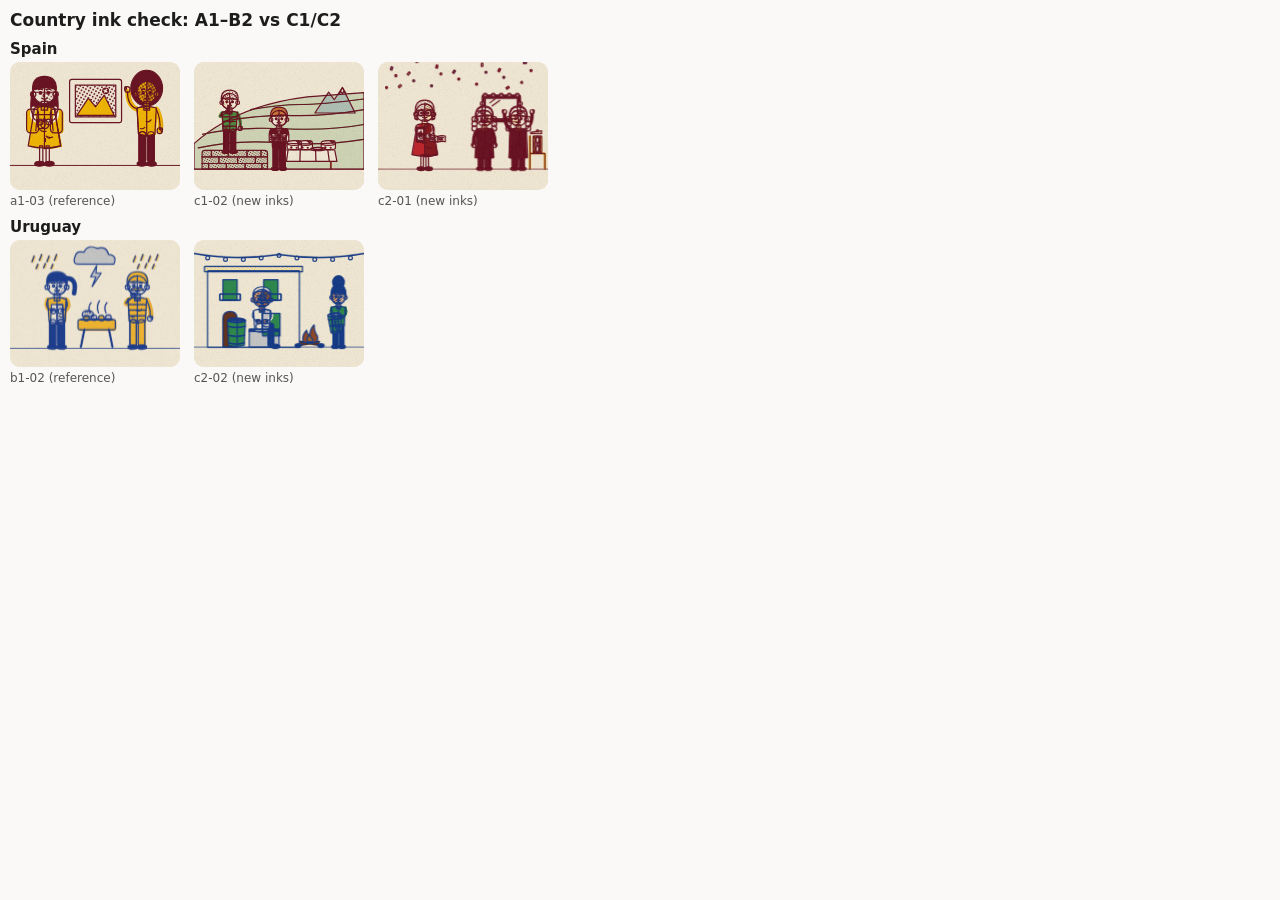
<file: docs/art-compare-2.html>
<!doctype html><meta charset="utf-8"><title>Art compare</title><style>body{font:12px system-ui;margin:10px;background:#faf9f7;color:#1d1d1d}h2{margin:10px 0 4px;font-size:15px}h1{font-size:17px;margin:0 0 6px}h3{margin:6px 0}.g{display:flex;gap:14px;flex-wrap:wrap}figure{margin:0;width:170px}.im svg{width:170px;height:auto;display:block;border-radius:10px;background:#efe6d3}figcaption{font-size:12px;margin-top:4px;color:#555}</style><h1>Country ink check: A1–B2 vs C1/C2</h1><h2>Spain</h2><div class="g"><figure><div class="im"><svg xmlns="http://www.w3.org/2000/svg" viewBox="57.7 80 282.7 212" width="400" height="300"><defs><pattern id="sxq95z1_1" width="4.5" height="4.5" patternUnits="userSpaceOnUse" patternTransform="rotate(30)"><circle cx="2.2" cy="2.2" r="1.35" fill="#f2b705"/></pattern><pattern id="sxq95z1_2" width="4.5" height="4.5" patternUnits="userSpaceOnUse" patternTransform="rotate(30)"><circle cx="2.2" cy="2.2" r="1.7" fill="#f2b705"/></pattern><pattern id="sxq95z1_3" width="4.5" height="4.5" patternUnits="userSpaceOnUse" patternTransform="rotate(30)"><circle cx="2.2" cy="2.2" r="2.05" fill="#f2b705"/></pattern><pattern id="dxq95z1" width="4.5" height="4.5" patternUnits="userSpaceOnUse" patternTransform="rotate(30)"><circle cx="2.2" cy="2.2" r="1.25" fill="#6b1424"/></pattern><filter id="wxq95z1" x="-3%" y="-3%" width="106%" height="106%"><feTurbulence type="fractalNoise" baseFrequency="0.03" numOctaves="2" seed="4" result="n"/><feDisplacementMap in="SourceGraphic" in2="n" scale="2.5"/></filter><filter id="gxq95z1" x="0" y="0" width="100%" height="100%"><feTurbulence type="fractalNoise" baseFrequency="0.9" numOctaves="2" seed="2" result="n"/><feColorMatrix in="n" type="saturate" values="0"/></filter></defs><style>.dlxq95z1 *{fill:none;stroke:#6b1424;stroke-width:1.2;stroke-linecap:round;stroke-linejoin:round;vector-effect:non-scaling-stroke}</style><rect x="0" y="0" width="400" height="300" fill="#f3ead6"/><path d="M0,252 H400" stroke="#6b1424" stroke-width="1.6" fill="none" stroke-linecap="round"/><g transform="translate(2,1.5)" style="mix-blend-mode:multiply"><g transform="translate(115,250) scale(0.9,0.9)"><rect x="-9" y="-34" width="6" height="33" fill="none"/><rect x="3" y="-34" width="6" height="33" fill="none"/><ellipse cx="-9" cy="-1" rx="9" ry="4.5" fill="none"/><ellipse cx="9" cy="-1" rx="9" ry="4.5" fill="none"/><rect x="-33" y="-102" width="22" height="44" rx="7" fill="#f2b705"/><rect x="11" y="-102" width="22" height="44" rx="7" fill="#f2b705"/><g transform="translate(0,-133) scale(1.22) translate(0,128)"><path d="M-19,-128 Q-24,-92 -14,-94 L14,-94 Q24,-92 19,-128Z" fill="none"/></g><path d="M-18,-104 Q0,-110 18,-104 L30,-34 Q0,-26 -30,-34Z" fill="#f2b705"/><path d="M0,-107 Q9,-107 18,-104 L30,-34 Q15,-30 0,-29Z" fill="#f2b705"/><path d="M-9,-64 q5,5 12,3 M3,-52 q5,4 12,2" fill="none" stroke="#f2b705" stroke-width="1.4" stroke-linecap="round" stroke-linejoin="round"/><rect x="-6" y="-116" width="12" height="16" fill="none"/><path d="M-20,-102 Q-28,-84 -8,-78" fill="none" stroke="none" stroke-width="9" stroke-linecap="round"/><circle cx="-8" cy="-78" r="5.4" fill="none"/><ellipse cx="-12" cy="-80" rx="2" ry="3.4" fill="none"/><path d="M20,-102 Q28,-84 8,-78" fill="none" stroke="none" stroke-width="9" stroke-linecap="round"/><circle cx="8" cy="-78" r="5.4" fill="none"/><ellipse cx="12" cy="-80" rx="2" ry="3.4" fill="none"/><g transform="translate(0,-133) scale(1.22) translate(0,128)"><circle cx="-17" cy="-125" r="4" fill="none"/><circle cx="17" cy="-125" r="4" fill="none"/><circle cx="0" cy="-128" r="17" fill="none"/><path d="M0,-145 A17 17 0 0 1 0,-111Z" fill="none"/><circle cx="-6" cy="-127" r="2" fill="none"/><circle cx="6" cy="-127" r="2" fill="none"/><path d="M-9,-132 q3,-2 6,0 M3,-132 q3,-2 6,0" fill="none" stroke="none" stroke-width="1.5" stroke-linecap="round" stroke-linejoin="round"/><path d="M-1.5,-125 q-1.5,4 1.5,4.5" fill="none" stroke="none" stroke-width="1.4" stroke-linecap="round"/><path d="M-4,-119 Q0,-116 4,-119" fill="none" stroke="none" stroke-width="1.6" stroke-linecap="round" stroke-linejoin="round"/><path d="M0,-125 v3" fill="none" stroke="none" stroke-width="1.2" stroke-linecap="round" stroke-linejoin="round"/><path d="M-18,-131 Q-19,-152 0,-152 Q19,-152 18,-131 Q8,-139 -18,-131Z" fill="none"/></g><path d="M-12,-105 Q-14,-84 -16,-62 M12,-105 Q14,-84 16,-62" fill="none" stroke="#f2b705" stroke-width="3.2" stroke-linecap="round"/></g><g transform="translate(200,200) scale(1.2,1.2)"><g fill="none" stroke="none"><rect x="-36" y="-76" width="72" height="60" rx="3"/><rect x="-28" y="-68" width="56" height="44" fill="none"/><path d="M-26,-26 L-10,-50 L0,-38 L12,-54 L26,-26Z" fill="#f2b705" stroke="none"/><circle cx="14" cy="-60" r="4" fill="none"/></g></g><g transform="translate(285,250) scale(-0.8,0.9)"><rect x="-16" y="-60" width="14" height="58" rx="6" fill="none"/><rect x="2" y="-60" width="14" height="58" rx="6" fill="none"/><rect x="2" y="-60" width="14" height="58" rx="6" fill="none"/><ellipse cx="-10" cy="-1" rx="10" ry="4.5" fill="none"/><ellipse cx="10" cy="-1" rx="10" ry="4.5" fill="none"/><g transform="translate(0,-133) scale(1.22) translate(0,128)"><circle cx="0" cy="-134" r="27" fill="none"/></g><path d="M-20,-104 Q0,-110 20,-104 L17,-56 Q0,-50 -17,-56Z" fill="#f2b705"/><path d="M0,-107 Q10,-107 20,-104 L17,-56 Q8,-53 0,-52Z" fill="#f2b705"/><path d="M-7,-106 Q0,-98 7,-106" fill="none" stroke="#f2b705" stroke-width="1.6" stroke-linecap="round" stroke-linejoin="round"/><path d="M-9,-82 q4,5 10,3 M4,-68 q4,4 9,2" fill="none" stroke="#f2b705" stroke-width="1.4" stroke-linecap="round" stroke-linejoin="round"/><rect x="-6" y="-116" width="12" height="16" fill="none"/><path d="M-20,-102 Q-30,-82 -27,-64" fill="none" stroke="#f2b705" stroke-width="9" stroke-linecap="round"/><circle cx="-27" cy="-62" r="5.4" fill="none"/><ellipse cx="-31" cy="-64" rx="2" ry="3.4" fill="none"/><path d="M20,-102 Q40,-108 40,-134" fill="none" stroke="#f2b705" stroke-width="9" stroke-linecap="round"/><circle cx="40" cy="-138" r="5.4" fill="none"/><ellipse cx="44" cy="-140" rx="2" ry="3.4" fill="none"/><g transform="translate(0,-133) scale(1.22) translate(0,128)"><circle cx="-17" cy="-125" r="4" fill="none"/><circle cx="17" cy="-125" r="4" fill="none"/><circle cx="0" cy="-128" r="17" fill="none"/><path d="M0,-145 A17 17 0 0 1 0,-111Z" fill="none"/><circle cx="-6" cy="-127" r="2" fill="none"/><circle cx="6" cy="-127" r="2" fill="none"/><path d="M-9,-132 q3,-2 6,0 M3,-132 q3,-2 6,0" fill="none" stroke="none" stroke-width="1.5" stroke-linecap="round" stroke-linejoin="round"/><path d="M-1.5,-125 q-1.5,4 1.5,4.5" fill="none" stroke="none" stroke-width="1.4" stroke-linecap="round"/><path d="M-4,-119 Q0,-116 4,-119" fill="none" stroke="none" stroke-width="1.6" stroke-linecap="round" stroke-linejoin="round"/><path d="M0,-125 v3" fill="none" stroke="none" stroke-width="1.2" stroke-linecap="round" stroke-linejoin="round"/></g></g><g transform="translate(112,192) scale(0.3,0.3)"><g fill="#f2b705" stroke="none"><circle cx="-8" cy="-26" r="22"/><circle cx="12" cy="-26" r="22"/><path d="M2,-48 Q4,-60 12,-64 M2,-52 Q14,-62 22,-52" fill="none" stroke="#f2b705" stroke-width="2.5"/></g></g></g><g><g transform="translate(115,250) scale(0.9,0.9)"><rect x="-9" y="-34" width="6" height="33" fill="#f3ead6"/><rect x="3" y="-34" width="6" height="33" fill="#f3ead6"/><ellipse cx="-9" cy="-1" rx="9" ry="4.5" fill="#6b1424"/><ellipse cx="9" cy="-1" rx="9" ry="4.5" fill="#6b1424"/><rect x="-33" y="-102" width="22" height="44" rx="7" fill="#f2b705"/><rect x="11" y="-102" width="22" height="44" rx="7" fill="#f2b705"/><g transform="translate(0,-133) scale(1.22) translate(0,128)"><path d="M-19,-128 Q-24,-92 -14,-94 L14,-94 Q24,-92 19,-128Z" fill="#6b1424"/></g><path d="M-18,-104 Q0,-110 18,-104 L30,-34 Q0,-26 -30,-34Z" fill="#f2b705"/><path d="M0,-107 Q9,-107 18,-104 L30,-34 Q15,-30 0,-29Z" fill="#f2b705"/><path d="M-9,-64 q5,5 12,3 M3,-52 q5,4 12,2" fill="none" stroke="#f2b705" stroke-width="1.4" stroke-linecap="round" stroke-linejoin="round"/><rect x="-6" y="-116" width="12" height="16" fill="url(#dxq95z1)"/><path d="M-20,-102 Q-28,-84 -8,-78" fill="none" stroke="#f3ead6" stroke-width="9" stroke-linecap="round"/><circle cx="-8" cy="-78" r="5.4" fill="#f3ead6"/><ellipse cx="-12" cy="-80" rx="2" ry="3.4" fill="#f3ead6"/><path d="M20,-102 Q28,-84 8,-78" fill="none" stroke="#f3ead6" stroke-width="9" stroke-linecap="round"/><circle cx="8" cy="-78" r="5.4" fill="#f3ead6"/><ellipse cx="12" cy="-80" rx="2" ry="3.4" fill="#f3ead6"/><g transform="translate(0,-133) scale(1.22) translate(0,128)"><circle cx="-17" cy="-125" r="4" fill="url(#dxq95z1)"/><circle cx="17" cy="-125" r="4" fill="url(#dxq95z1)"/><circle cx="0" cy="-128" r="17" fill="#f3ead6"/><path d="M0,-145 A17 17 0 0 1 0,-111Z" fill="url(#dxq95z1)"/><circle cx="-6" cy="-127" r="2" fill="#6b1424"/><circle cx="6" cy="-127" r="2" fill="#6b1424"/><path d="M-9,-132 q3,-2 6,0 M3,-132 q3,-2 6,0" fill="none" stroke="#6b1424" stroke-width="1.5" stroke-linecap="round" stroke-linejoin="round"/><path d="M-1.5,-125 q-1.5,4 1.5,4.5" fill="none" stroke="url(#dxq95z1)" stroke-width="1.4" stroke-linecap="round"/><path d="M-4,-119 Q0,-116 4,-119" fill="none" stroke="#6b1424" stroke-width="1.6" stroke-linecap="round" stroke-linejoin="round"/><path d="M0,-125 v3" fill="none" stroke="url(#dxq95z1)" stroke-width="1.2" stroke-linecap="round" stroke-linejoin="round"/><path d="M-18,-131 Q-19,-152 0,-152 Q19,-152 18,-131 Q8,-139 -18,-131Z" fill="#6b1424"/></g><path d="M-12,-105 Q-14,-84 -16,-62 M12,-105 Q14,-84 16,-62" fill="none" stroke="#f2b705" stroke-width="3.2" stroke-linecap="round"/></g><g transform="translate(200,200) scale(1.2,1.2)"><g fill="#f3ead6" stroke="none"><rect x="-36" y="-76" width="72" height="60" rx="3"/><rect x="-28" y="-68" width="56" height="44" fill="url(#dxq95z1)"/><path d="M-26,-26 L-10,-50 L0,-38 L12,-54 L26,-26Z" fill="#f2b705" stroke="none"/><circle cx="14" cy="-60" r="4" fill="url(#dxq95z1)"/></g></g><g transform="translate(285,250) scale(-0.8,0.9)"><rect x="-16" y="-60" width="14" height="58" rx="6" fill="#6b1424"/><rect x="2" y="-60" width="14" height="58" rx="6" fill="#6b1424"/><rect x="2" y="-60" width="14" height="58" rx="6" fill="#6b1424"/><ellipse cx="-10" cy="-1" rx="10" ry="4.5" fill="#6b1424"/><ellipse cx="10" cy="-1" rx="10" ry="4.5" fill="#6b1424"/><g transform="translate(0,-133) scale(1.22) translate(0,128)"><circle cx="0" cy="-134" r="27" fill="#6b1424"/></g><path d="M-20,-104 Q0,-110 20,-104 L17,-56 Q0,-50 -17,-56Z" fill="#f2b705"/><path d="M0,-107 Q10,-107 20,-104 L17,-56 Q8,-53 0,-52Z" fill="#f2b705"/><path d="M-7,-106 Q0,-98 7,-106" fill="none" stroke="#f2b705" stroke-width="1.6" stroke-linecap="round" stroke-linejoin="round"/><path d="M-9,-82 q4,5 10,3 M4,-68 q4,4 9,2" fill="none" stroke="#f2b705" stroke-width="1.4" stroke-linecap="round" stroke-linejoin="round"/><rect x="-6" y="-116" width="12" height="16" fill="url(#sxq95z1_2)"/><path d="M-20,-102 Q-30,-82 -27,-64" fill="none" stroke="#f2b705" stroke-width="9" stroke-linecap="round"/><circle cx="-27" cy="-62" r="5.4" fill="url(#sxq95z1_2)"/><ellipse cx="-31" cy="-64" rx="2" ry="3.4" fill="url(#sxq95z1_2)"/><path d="M20,-102 Q40,-108 40,-134" fill="none" stroke="#f2b705" stroke-width="9" stroke-linecap="round"/><circle cx="40" cy="-138" r="5.4" fill="url(#sxq95z1_2)"/><ellipse cx="44" cy="-140" rx="2" ry="3.4" fill="url(#sxq95z1_2)"/><g transform="translate(0,-133) scale(1.22) translate(0,128)"><circle cx="-17" cy="-125" r="4" fill="url(#sxq95z1_2)"/><circle cx="17" cy="-125" r="4" fill="url(#sxq95z1_2)"/><circle cx="0" cy="-128" r="17" fill="url(#sxq95z1_2)"/><path d="M0,-145 A17 17 0 0 1 0,-111Z" fill="url(#sxq95z1_2)"/><circle cx="-6" cy="-127" r="2" fill="#6b1424"/><circle cx="6" cy="-127" r="2" fill="#6b1424"/><path d="M-9,-132 q3,-2 6,0 M3,-132 q3,-2 6,0" fill="none" stroke="#6b1424" stroke-width="1.5" stroke-linecap="round" stroke-linejoin="round"/><path d="M-1.5,-125 q-1.5,4 1.5,4.5" fill="none" stroke="#6b1424" stroke-width="1.4" stroke-linecap="round"/><path d="M-4,-119 Q0,-116 4,-119" fill="none" stroke="#6b1424" stroke-width="1.6" stroke-linecap="round" stroke-linejoin="round"/><path d="M0,-125 v3" fill="none" stroke="#6b1424" stroke-width="1.2" stroke-linecap="round" stroke-linejoin="round"/></g></g><g transform="translate(112,192) scale(0.3,0.3)"><g fill="#f2b705" stroke="none"><circle cx="-8" cy="-26" r="22"/><circle cx="12" cy="-26" r="22"/><path d="M2,-48 Q4,-60 12,-64 M2,-52 Q14,-62 22,-52" fill="none" stroke="#f2b705" stroke-width="2.5"/></g></g></g><g class="dlxq95z1" filter="url(#wxq95z1)"><g transform="translate(115,250) scale(0.9,0.9)"><rect x="-9" y="-34" width="6" height="33" fill="#eec29b"/><rect x="3" y="-34" width="6" height="33" fill="#eec29b"/><ellipse cx="-9" cy="-1" rx="9" ry="4.5" fill="#2b2b2b"/><ellipse cx="9" cy="-1" rx="9" ry="4.5" fill="#2b2b2b"/><rect x="-33" y="-102" width="22" height="44" rx="7" fill="#5B7DB1"/><rect x="11" y="-102" width="22" height="44" rx="7" fill="#4d6a96"/><g transform="translate(0,-133) scale(1.22) translate(0,128)"><path d="M-19,-128 Q-24,-92 -14,-94 L14,-94 Q24,-92 19,-128Z" fill="#1c1512"/></g><path d="M-18,-104 Q0,-110 18,-104 L30,-34 Q0,-26 -30,-34Z" fill="#4D6A8A"/><path d="M0,-107 Q9,-107 18,-104 L30,-34 Q15,-30 0,-29Z" fill="#415a75"/><path d="M-9,-64 q5,5 12,3 M3,-52 q5,4 12,2" fill="none" stroke="#3c536c" stroke-width="1.4" stroke-linecap="round" stroke-linejoin="round"/><rect x="-6" y="-116" width="12" height="16" fill="#d1ab88"/><path d="M-20,-102 Q-28,-84 -8,-78" fill="none" stroke="#eec29b" stroke-width="9" stroke-linecap="round"/><circle cx="-8" cy="-78" r="5.4" fill="#eec29b"/><ellipse cx="-12" cy="-80" rx="2" ry="3.4" fill="#eec29b"/><path d="M20,-102 Q28,-84 8,-78" fill="none" stroke="#eec29b" stroke-width="9" stroke-linecap="round"/><circle cx="8" cy="-78" r="5.4" fill="#eec29b"/><ellipse cx="12" cy="-80" rx="2" ry="3.4" fill="#eec29b"/><g transform="translate(0,-133) scale(1.22) translate(0,128)"><circle cx="-17" cy="-125" r="4" fill="#dbb28f"/><circle cx="17" cy="-125" r="4" fill="#dbb28f"/><circle cx="0" cy="-128" r="17" fill="#eec29b"/><path d="M0,-145 A17 17 0 0 1 0,-111Z" fill="#caa584"/><circle cx="-6" cy="-127" r="2" fill="#2a1d16"/><circle cx="6" cy="-127" r="2" fill="#2a1d16"/><path d="M-9,-132 q3,-2 6,0 M3,-132 q3,-2 6,0" fill="none" stroke="#1c1512" stroke-width="1.5" stroke-linecap="round" stroke-linejoin="round"/><path d="M-1.5,-125 q-1.5,4 1.5,4.5" fill="none" stroke="#a7886d" stroke-width="1.4" stroke-linecap="round"/><path d="M-4,-119 Q0,-116 4,-119" fill="none" stroke="#2a1d16" stroke-width="1.6" stroke-linecap="round" stroke-linejoin="round"/><path d="M0,-125 v3" fill="none" stroke="#a7886d" stroke-width="1.2" stroke-linecap="round" stroke-linejoin="round"/><path d="M-18,-131 Q-19,-152 0,-152 Q19,-152 18,-131 Q8,-139 -18,-131Z" fill="#1c1512"/></g><path d="M-12,-105 Q-14,-84 -16,-62 M12,-105 Q14,-84 16,-62" fill="none" stroke="#445e85" stroke-width="3.2" stroke-linecap="round"/></g><g transform="translate(200,200) scale(1.2,1.2)"><g fill="#E8D3B0" stroke="none"><rect x="-36" y="-76" width="72" height="60" rx="3"/><rect x="-28" y="-68" width="56" height="44" fill="#BCD7E0"/><path d="M-26,-26 L-10,-50 L0,-38 L12,-54 L26,-26Z" fill="#6B9467" stroke="none"/><circle cx="14" cy="-60" r="4" fill="#F2B84B"/></g></g><g transform="translate(285,250) scale(-0.8,0.9)"><rect x="-16" y="-60" width="14" height="58" rx="6" fill="#3A4A5C"/><rect x="2" y="-60" width="14" height="58" rx="6" fill="#3A4A5C"/><rect x="2" y="-60" width="14" height="58" rx="6" fill="#313f4e"/><ellipse cx="-10" cy="-1" rx="10" ry="4.5" fill="#2b2b2b"/><ellipse cx="10" cy="-1" rx="10" ry="4.5" fill="#2b2b2b"/><g transform="translate(0,-133) scale(1.22) translate(0,128)"><circle cx="0" cy="-134" r="27" fill="#1c1512"/></g><path d="M-20,-104 Q0,-110 20,-104 L17,-56 Q0,-50 -17,-56Z" fill="#B5667A"/><path d="M0,-107 Q10,-107 20,-104 L17,-56 Q8,-53 0,-52Z" fill="#9a5768"/><path d="M-7,-106 Q0,-98 7,-106" fill="none" stroke="#7f4755" stroke-width="1.6" stroke-linecap="round" stroke-linejoin="round"/><path d="M-9,-82 q4,5 10,3 M4,-68 q4,4 9,2" fill="none" stroke="#915262" stroke-width="1.4" stroke-linecap="round" stroke-linejoin="round"/><rect x="-6" y="-116" width="12" height="16" fill="#6b4128"/><path d="M-20,-102 Q-30,-82 -27,-64" fill="none" stroke="#B5667A" stroke-width="9" stroke-linecap="round"/><circle cx="-27" cy="-62" r="5.4" fill="#7a4a2e"/><ellipse cx="-31" cy="-64" rx="2" ry="3.4" fill="#7a4a2e"/><path d="M20,-102 Q40,-108 40,-134" fill="none" stroke="#B5667A" stroke-width="9" stroke-linecap="round"/><circle cx="40" cy="-138" r="5.4" fill="#7a4a2e"/><ellipse cx="44" cy="-140" rx="2" ry="3.4" fill="#7a4a2e"/><g transform="translate(0,-133) scale(1.22) translate(0,128)"><circle cx="-17" cy="-125" r="4" fill="#70442a"/><circle cx="17" cy="-125" r="4" fill="#70442a"/><circle cx="0" cy="-128" r="17" fill="#7a4a2e"/><path d="M0,-145 A17 17 0 0 1 0,-111Z" fill="#683f27"/><circle cx="-6" cy="-127" r="2" fill="#2a1d16"/><circle cx="6" cy="-127" r="2" fill="#2a1d16"/><path d="M-9,-132 q3,-2 6,0 M3,-132 q3,-2 6,0" fill="none" stroke="#1c1512" stroke-width="1.5" stroke-linecap="round" stroke-linejoin="round"/><path d="M-1.5,-125 q-1.5,4 1.5,4.5" fill="none" stroke="#553420" stroke-width="1.4" stroke-linecap="round"/><path d="M-4,-119 Q0,-116 4,-119" fill="none" stroke="#2a1d16" stroke-width="1.6" stroke-linecap="round" stroke-linejoin="round"/><path d="M0,-125 v3" fill="none" stroke="#553420" stroke-width="1.2" stroke-linecap="round" stroke-linejoin="round"/></g></g><g transform="translate(112,192) scale(0.3,0.3)"><g fill="#D9534F" stroke="none"><circle cx="-8" cy="-26" r="22"/><circle cx="12" cy="-26" r="22"/><path d="M2,-48 Q4,-60 12,-64 M2,-52 Q14,-62 22,-52" fill="none" stroke="#4f7a4b" stroke-width="2.5"/></g></g></g><rect x="57.7" y="80" width="282.7" height="212" filter="url(#gxq95z1)" opacity=".2" style="mix-blend-mode:multiply"/></svg></div><figcaption>a1-03 (reference)</figcaption></figure><figure><div class="im"><svg xmlns="http://www.w3.org/2000/svg" viewBox="0 0 400 300" width="400" height="300"><defs><pattern id="sh81rjt_1" width="4.5" height="4.5" patternUnits="userSpaceOnUse" patternTransform="rotate(30)"><circle cx="2.2" cy="2.2" r="1.35" fill="#c9763a"/></pattern><pattern id="sh81rjt_2" width="4.5" height="4.5" patternUnits="userSpaceOnUse" patternTransform="rotate(30)"><circle cx="2.2" cy="2.2" r="1.7" fill="#c9763a"/></pattern><pattern id="sh81rjt_3" width="4.5" height="4.5" patternUnits="userSpaceOnUse" patternTransform="rotate(30)"><circle cx="2.2" cy="2.2" r="2.05" fill="#c9763a"/></pattern><pattern id="dh81rjt" width="4.5" height="4.5" patternUnits="userSpaceOnUse" patternTransform="rotate(30)"><circle cx="2.2" cy="2.2" r="1.25" fill="#6b1424"/></pattern><pattern id="dh81rjt_1" width="4.5" height="4.5" patternUnits="userSpaceOnUse" patternTransform="rotate(30)"><circle cx="2.2" cy="2.2" r="1.25" fill="#c9763a"/></pattern><pattern id="dh81rjt_2" width="4.5" height="4.5" patternUnits="userSpaceOnUse" patternTransform="rotate(30)"><circle cx="2.2" cy="2.2" r="1.25" fill="#f2b705"/></pattern><pattern id="dh81rjt_3" width="4.5" height="4.5" patternUnits="userSpaceOnUse" patternTransform="rotate(30)"><circle cx="2.2" cy="2.2" r="1.25" fill="#4f8a3f"/></pattern><pattern id="dh81rjt_4" width="4.5" height="4.5" patternUnits="userSpaceOnUse" patternTransform="rotate(30)"><circle cx="2.2" cy="2.2" r="1.25" fill="#2f6ea5"/></pattern><filter id="wh81rjt" x="-3%" y="-3%" width="106%" height="106%"><feTurbulence type="fractalNoise" baseFrequency="0.03" numOctaves="2" seed="4" result="n"/><feDisplacementMap in="SourceGraphic" in2="n" scale="2.5"/></filter><filter id="gh81rjt" x="0" y="0" width="100%" height="100%"><feTurbulence type="fractalNoise" baseFrequency="0.9" numOctaves="2" seed="2" result="n"/><feColorMatrix in="n" type="saturate" values="0"/></filter></defs><style>.dlh81rjt *{fill:none;stroke:#6b1424;stroke-width:1.2;stroke-linecap:round;stroke-linejoin:round;vector-effect:non-scaling-stroke}</style><rect x="0" y="0" width="400" height="300" fill="#f3ead6"/><path d="M0,252 H400" stroke="#6b1424" stroke-width="1.6" fill="none" stroke-linecap="round"/><g transform="translate(2,1.5)" style="mix-blend-mode:multiply"><g transform="translate(200,252) scale(1,1)"><g fill="none" stroke="none"><path d="M-200,0 L-200,-60 Q-100,-150 66.66666666666667,-170 L200,-180 V0Z"/><path d="M-190,-50 Q-100,-70 0,-62 T200,-70 M-180,-82 Q-100,-100 10,-95 T200,-105 M-133.33333333333334,-112 Q-50,-128 30,-126 T200,-140 M-66.66666666666667,-140 Q0,-152 50,-152 T200,-165" fill="none" stroke="none" stroke-width="1.8" stroke-linecap="round" stroke-linejoin="round"/></g></g><g transform="translate(330,120) scale(0.6,0.6)"><g fill="none" stroke="none"><path d="M-76,0 L-22,-82 L0,-52 L32,-100 L82,0Z"/><path d="M20,-76 L32,-100 L45,-78 L37,-84 L32,-76 L26,-84Z" fill="none"/></g></g><g transform="translate(96,252) scale(1.1,1.1)"><g fill="none" stroke="none"><path d="M-70,0 V-34 Q-70,-40 -64,-40 H64 Q70,-40 70,-34 V0Z"/><path d="M-70,-26 H70 M-70,-12 H70 M-50,-40 V-26 M-14,-40 V-26 M26,-40 V-26 M56,-40 V-26 M-34,-26 V-12 M6,-26 V-12 M44,-26 V-12 M-56,-12 V0 M-18,-12 V0 M22,-12 V0 M58,-12 V0" fill="none" stroke="none" stroke-width="1.8" stroke-linecap="round" stroke-linejoin="round"/></g></g><g transform="translate(84,212) scale(-0.9,0.9)"><rect x="-16" y="-60" width="14" height="58" rx="6" fill="none"/><rect x="2" y="-60" width="14" height="58" rx="6" fill="none"/><rect x="2" y="-60" width="14" height="58" rx="6" fill="none"/><ellipse cx="-10" cy="-1" rx="10" ry="4.5" fill="none"/><ellipse cx="10" cy="-1" rx="10" ry="4.5" fill="none"/><path d="M-20,-104 Q0,-110 20,-104 L17,-56 Q0,-50 -17,-56Z" fill="none"/><path d="M0,-107 Q10,-107 20,-104 L17,-56 Q8,-53 0,-52Z" fill="none"/><path d="M-19,-92 H19 M-18,-80 H18 M-17,-68 H17" fill="none" stroke="none" stroke-width="3" stroke-linecap="round" stroke-linejoin="round"/><path d="M-7,-106 Q0,-98 7,-106" fill="none" stroke="none" stroke-width="1.6" stroke-linecap="round" stroke-linejoin="round"/><path d="M-9,-82 q4,5 10,3 M4,-68 q4,4 9,2" fill="none" stroke="none" stroke-width="1.4" stroke-linecap="round" stroke-linejoin="round"/><rect x="-6" y="-116" width="12" height="16" fill="none"/><path d="M-20,-102 Q-30,-82 -27,-64" fill="none" stroke="none" stroke-width="9" stroke-linecap="round"/><circle cx="-27" cy="-62" r="5.4" fill="none"/><ellipse cx="-31" cy="-64" rx="2" ry="3.4" fill="none"/><path d="M20,-102 Q34,-84 8,-104" fill="none" stroke="none" stroke-width="9" stroke-linecap="round"/><g transform="translate(0,-133) scale(1.22) translate(0,128)"><circle cx="-17" cy="-125" r="4" fill="none"/><circle cx="17" cy="-125" r="4" fill="none"/><circle cx="0" cy="-128" r="17" fill="none"/><path d="M0,-145 A17 17 0 0 1 0,-111Z" fill="none"/><circle cx="-6" cy="-127" r="2" fill="none"/><circle cx="6" cy="-127" r="2" fill="none"/><path d="M-9,-132 q3,-2 6,0 M3,-132 q3,-2 6,0" fill="none" stroke="none" stroke-width="1.5" stroke-linecap="round" stroke-linejoin="round"/><path d="M-1.5,-125 q-1.5,4 1.5,4.5" fill="none" stroke="none" stroke-width="1.4" stroke-linecap="round"/><path d="M-4,-119 Q0,-116 4,-119" fill="none" stroke="none" stroke-width="1.6" stroke-linecap="round" stroke-linejoin="round"/><path d="M0,-125 v3" fill="none" stroke="none" stroke-width="1.2" stroke-linecap="round" stroke-linejoin="round"/><path d="M-18,-131 Q-19,-152 0,-152 Q19,-152 18,-131 Q8,-139 -18,-131Z" fill="none"/></g><circle cx="5" cy="-106" r="5.4" fill="none"/><rect x="1.6" y="-120" width="3.6" height="12" rx="1.8" fill="none"/></g><g transform="translate(268,252) scale(0.9,0.9)"><g fill="none" stroke="none"><path d="M-70,-50 H70 L76,-20 H-76Z"/><path d="M-60,-20 V0 M60,-20 V0" fill="none" stroke="none" stroke-width="5"/><path d="M-52,-50 L-56,-20 M-20,-50 L-21,-20 M20,-50 L21,-20 M52,-50 L56,-20" fill="none" stroke="none" stroke-width="1.8" stroke-linecap="round" stroke-linejoin="round"/></g></g><g transform="translate(236,206) scale(0.7,0.7)"><g fill="none" stroke="none"><path d="M-24,-22 Q-24,-30 0,-30 Q24,-30 24,-22 V-4 Q24,0 0,0 Q-24,0 -24,-4Z"/><path d="M-24,-22 Q-24,-14 0,-14 Q24,-14 24,-22" fill="none" stroke="none" stroke-width="1.8" stroke-linecap="round" stroke-linejoin="round"/><path d="M6,-30 L14,-22 L22,-28Z" fill="none"/><circle cx="-10" cy="-7" r="2" fill="none"/><circle cx="8" cy="-6" r="1.6" fill="none"/></g></g><g transform="translate(262,206) scale(0.7,0.7)"><g fill="none" stroke="none"><path d="M-24,-22 Q-24,-30 0,-30 Q24,-30 24,-22 V-4 Q24,0 0,0 Q-24,0 -24,-4Z"/><path d="M-24,-22 Q-24,-14 0,-14 Q24,-14 24,-22" fill="none" stroke="none" stroke-width="1.8" stroke-linecap="round" stroke-linejoin="round"/><path d="M6,-30 L14,-22 L22,-28Z" fill="none"/><circle cx="-10" cy="-7" r="2" fill="none"/><circle cx="8" cy="-6" r="1.6" fill="none"/></g></g><g transform="translate(292,208) scale(0.8,0.8)"><g fill="none" stroke="none"><ellipse cx="0" cy="-4" rx="22" ry="5"/><ellipse cx="0" cy="-5" rx="14" ry="3" fill="none"/></g></g><g transform="translate(316,206) scale(0.7,0.7)"><g fill="none" stroke="none"><path d="M-24,-22 Q-24,-30 0,-30 Q24,-30 24,-22 V-4 Q24,0 0,0 Q-24,0 -24,-4Z"/><path d="M-24,-22 Q-24,-14 0,-14 Q24,-14 24,-22" fill="none" stroke="none" stroke-width="1.8" stroke-linecap="round" stroke-linejoin="round"/><path d="M6,-30 L14,-22 L22,-28Z" fill="none"/><circle cx="-10" cy="-7" r="2" fill="none"/><circle cx="8" cy="-6" r="1.6" fill="none"/></g></g><g transform="translate(200,252) scale(0.9,0.9)"><rect x="-16" y="-60" width="14" height="58" rx="6" fill="none"/><rect x="2" y="-60" width="14" height="58" rx="6" fill="none"/><rect x="2" y="-60" width="14" height="58" rx="6" fill="none"/><ellipse cx="-10" cy="-1" rx="10" ry="4.5" fill="none"/><ellipse cx="10" cy="-1" rx="10" ry="4.5" fill="none"/><path d="M-20,-104 Q0,-110 20,-104 L17,-56 Q0,-50 -17,-56Z" fill="none"/><path d="M0,-107 Q10,-107 20,-104 L17,-56 Q8,-53 0,-52Z" fill="none"/><path d="M-7,-106 L0,-84 L7,-106Z" fill="none"/><path d="M-9,-106 L-1,-82 L-13,-94Z M9,-106 L1,-82 L13,-94Z" fill="none"/><path d="M-9,-82 q4,5 10,3 M4,-68 q4,4 9,2" fill="none" stroke="none" stroke-width="1.4" stroke-linecap="round" stroke-linejoin="round"/><rect x="-6" y="-116" width="12" height="16" fill="none"/><path d="M-20,-102 Q-28,-84 -8,-78" fill="none" stroke="none" stroke-width="9" stroke-linecap="round"/><circle cx="-8" cy="-78" r="5.4" fill="none"/><ellipse cx="-12" cy="-80" rx="2" ry="3.4" fill="none"/><path d="M20,-102 Q28,-84 8,-78" fill="none" stroke="none" stroke-width="9" stroke-linecap="round"/><circle cx="8" cy="-78" r="5.4" fill="none"/><ellipse cx="12" cy="-80" rx="2" ry="3.4" fill="none"/><g transform="translate(0,-133) scale(1.22) translate(0,128)"><circle cx="-17" cy="-125" r="4" fill="none"/><circle cx="17" cy="-125" r="4" fill="none"/><circle cx="0" cy="-128" r="17" fill="none"/><path d="M0,-145 A17 17 0 0 1 0,-111Z" fill="none"/><circle cx="-6" cy="-127" r="2" fill="none"/><circle cx="6" cy="-127" r="2" fill="none"/><path d="M-9,-132 q3,-2 6,0 M3,-132 q3,-2 6,0" fill="none" stroke="none" stroke-width="1.5" stroke-linecap="round" stroke-linejoin="round"/><path d="M-1.5,-125 q-1.5,4 1.5,4.5" fill="none" stroke="none" stroke-width="1.4" stroke-linecap="round"/><path d="M-4,-119 Q0,-116 4,-119" fill="none" stroke="none" stroke-width="1.6" stroke-linecap="round" stroke-linejoin="round"/><path d="M0,-125 v3" fill="none" stroke="none" stroke-width="1.2" stroke-linecap="round" stroke-linejoin="round"/><path d="M-18,-131 Q-19,-152 0,-152 Q19,-152 18,-131 Q8,-139 -18,-131Z" fill="none"/></g></g><g transform="translate(200,190) scale(0.5,0.5)"><g fill="none" stroke="none"><path d="M0,-4 Q-24,-12 -46,-6 V-40 Q-24,-46 0,-38 Q24,-46 46,-40 V-6 Q24,-12 0,-4Z"/><path d="M0,-38 V-4" fill="none" stroke="none" stroke-width="1.8" stroke-linecap="round" stroke-linejoin="round"/><path d="M-40,-32 q4,-2 8,0 t8,0 t8,0 t6,0 M-40,-24 q4,-2 8,0 t8,0 t8,0 M-40,-16 q4,-2 8,0 t8,0 t10,0" fill="none" stroke="none" stroke-width="1.3"/><path d="M6,-32 q4,-2 8,0 t8,0 t8,0 t6,0 M6,-24 q4,-2 8,0 t8,0 t8,0 M6,-16 q4,-2 8,0 t8,0 t10,0" fill="none" stroke="none" stroke-width="1.3"/></g></g></g><g><g transform="translate(200,252) scale(1,1)"><g fill="url(#dh81rjt_3)" stroke="none"><path d="M-200,0 L-200,-60 Q-100,-150 66.66666666666667,-170 L200,-180 V0Z"/><path d="M-190,-50 Q-100,-70 0,-62 T200,-70 M-180,-82 Q-100,-100 10,-95 T200,-105 M-133.33333333333334,-112 Q-50,-128 30,-126 T200,-140 M-66.66666666666667,-140 Q0,-152 50,-152 T200,-165" fill="none" stroke="#4f8a3f" stroke-width="1.8" stroke-linecap="round" stroke-linejoin="round"/></g></g><g transform="translate(330,120) scale(0.6,0.6)"><g fill="url(#dh81rjt_4)" stroke="none"><path d="M-76,0 L-22,-82 L0,-52 L32,-100 L82,0Z"/><path d="M20,-76 L32,-100 L45,-78 L37,-84 L32,-76 L26,-84Z" fill="#f3ead6"/></g></g><g transform="translate(96,252) scale(1.1,1.1)"><g fill="url(#dh81rjt)" stroke="none"><path d="M-70,0 V-34 Q-70,-40 -64,-40 H64 Q70,-40 70,-34 V0Z"/><path d="M-70,-26 H70 M-70,-12 H70 M-50,-40 V-26 M-14,-40 V-26 M26,-40 V-26 M56,-40 V-26 M-34,-26 V-12 M6,-26 V-12 M44,-26 V-12 M-56,-12 V0 M-18,-12 V0 M22,-12 V0 M58,-12 V0" fill="none" stroke="#6b1424" stroke-width="1.8" stroke-linecap="round" stroke-linejoin="round"/></g></g><g transform="translate(84,212) scale(-0.9,0.9)"><rect x="-16" y="-60" width="14" height="58" rx="6" fill="#6b1424"/><rect x="2" y="-60" width="14" height="58" rx="6" fill="#6b1424"/><rect x="2" y="-60" width="14" height="58" rx="6" fill="#6b1424"/><ellipse cx="-10" cy="-1" rx="10" ry="4.5" fill="#6b1424"/><ellipse cx="10" cy="-1" rx="10" ry="4.5" fill="#6b1424"/><path d="M-20,-104 Q0,-110 20,-104 L17,-56 Q0,-50 -17,-56Z" fill="#4f8a3f"/><path d="M0,-107 Q10,-107 20,-104 L17,-56 Q8,-53 0,-52Z" fill="#4f8a3f"/><path d="M-19,-92 H19 M-18,-80 H18 M-17,-68 H17" fill="none" stroke="url(#dh81rjt)" stroke-width="3" stroke-linecap="round" stroke-linejoin="round"/><path d="M-7,-106 Q0,-98 7,-106" fill="none" stroke="#4f8a3f" stroke-width="1.6" stroke-linecap="round" stroke-linejoin="round"/><path d="M-9,-82 q4,5 10,3 M4,-68 q4,4 9,2" fill="none" stroke="#4f8a3f" stroke-width="1.4" stroke-linecap="round" stroke-linejoin="round"/><rect x="-6" y="-116" width="12" height="16" fill="url(#dh81rjt_1)"/><path d="M-20,-102 Q-30,-82 -27,-64" fill="none" stroke="#4f8a3f" stroke-width="9" stroke-linecap="round"/><circle cx="-27" cy="-62" r="5.4" fill="#f3ead6"/><ellipse cx="-31" cy="-64" rx="2" ry="3.4" fill="#f3ead6"/><path d="M20,-102 Q34,-84 8,-104" fill="none" stroke="#4f8a3f" stroke-width="9" stroke-linecap="round"/><g transform="translate(0,-133) scale(1.22) translate(0,128)"><circle cx="-17" cy="-125" r="4" fill="url(#dh81rjt_1)"/><circle cx="17" cy="-125" r="4" fill="url(#dh81rjt_1)"/><circle cx="0" cy="-128" r="17" fill="#f3ead6"/><path d="M0,-145 A17 17 0 0 1 0,-111Z" fill="url(#dh81rjt_1)"/><circle cx="-6" cy="-127" r="2" fill="#6b1424"/><circle cx="6" cy="-127" r="2" fill="#6b1424"/><path d="M-9,-132 q3,-2 6,0 M3,-132 q3,-2 6,0" fill="none" stroke="#6b1424" stroke-width="1.5" stroke-linecap="round" stroke-linejoin="round"/><path d="M-1.5,-125 q-1.5,4 1.5,4.5" fill="none" stroke="url(#dh81rjt_1)" stroke-width="1.4" stroke-linecap="round"/><path d="M-4,-119 Q0,-116 4,-119" fill="none" stroke="#6b1424" stroke-width="1.6" stroke-linecap="round" stroke-linejoin="round"/><path d="M0,-125 v3" fill="none" stroke="url(#dh81rjt_1)" stroke-width="1.2" stroke-linecap="round" stroke-linejoin="round"/><path d="M-18,-131 Q-19,-152 0,-152 Q19,-152 18,-131 Q8,-139 -18,-131Z" fill="url(#dh81rjt)"/></g><circle cx="5" cy="-106" r="5.4" fill="#f3ead6"/><rect x="1.6" y="-120" width="3.6" height="12" rx="1.8" fill="#f3ead6"/></g><g transform="translate(268,252) scale(0.9,0.9)"><g fill="#f3ead6" stroke="none"><path d="M-70,-50 H70 L76,-20 H-76Z"/><path d="M-60,-20 V0 M60,-20 V0" fill="none" stroke="#c9763a" stroke-width="5"/><path d="M-52,-50 L-56,-20 M-20,-50 L-21,-20 M20,-50 L21,-20 M52,-50 L56,-20" fill="none" stroke="url(#dh81rjt)" stroke-width="1.8" stroke-linecap="round" stroke-linejoin="round"/></g></g><g transform="translate(236,206) scale(0.7,0.7)"><g fill="#f3ead6" stroke="none"><path d="M-24,-22 Q-24,-30 0,-30 Q24,-30 24,-22 V-4 Q24,0 0,0 Q-24,0 -24,-4Z"/><path d="M-24,-22 Q-24,-14 0,-14 Q24,-14 24,-22" fill="none" stroke="url(#dh81rjt_2)" stroke-width="1.8" stroke-linecap="round" stroke-linejoin="round"/><path d="M6,-30 L14,-22 L22,-28Z" fill="#f3ead6"/><circle cx="-10" cy="-7" r="2" fill="url(#dh81rjt_2)"/><circle cx="8" cy="-6" r="1.6" fill="url(#dh81rjt_2)"/></g></g><g transform="translate(262,206) scale(0.7,0.7)"><g fill="#f3ead6" stroke="none"><path d="M-24,-22 Q-24,-30 0,-30 Q24,-30 24,-22 V-4 Q24,0 0,0 Q-24,0 -24,-4Z"/><path d="M-24,-22 Q-24,-14 0,-14 Q24,-14 24,-22" fill="none" stroke="url(#dh81rjt_2)" stroke-width="1.8" stroke-linecap="round" stroke-linejoin="round"/><path d="M6,-30 L14,-22 L22,-28Z" fill="#f3ead6"/><circle cx="-10" cy="-7" r="2" fill="url(#dh81rjt_2)"/><circle cx="8" cy="-6" r="1.6" fill="url(#dh81rjt_2)"/></g></g><g transform="translate(292,208) scale(0.8,0.8)"><g fill="#f3ead6" stroke="none"><ellipse cx="0" cy="-4" rx="22" ry="5"/><ellipse cx="0" cy="-5" rx="14" ry="3" fill="#f3ead6"/></g></g><g transform="translate(316,206) scale(0.7,0.7)"><g fill="#f3ead6" stroke="none"><path d="M-24,-22 Q-24,-30 0,-30 Q24,-30 24,-22 V-4 Q24,0 0,0 Q-24,0 -24,-4Z"/><path d="M-24,-22 Q-24,-14 0,-14 Q24,-14 24,-22" fill="none" stroke="url(#dh81rjt_2)" stroke-width="1.8" stroke-linecap="round" stroke-linejoin="round"/><path d="M6,-30 L14,-22 L22,-28Z" fill="#f3ead6"/><circle cx="-10" cy="-7" r="2" fill="url(#dh81rjt_2)"/><circle cx="8" cy="-6" r="1.6" fill="url(#dh81rjt_2)"/></g></g><g transform="translate(200,252) scale(0.9,0.9)"><rect x="-16" y="-60" width="14" height="58" rx="6" fill="#6b1424"/><rect x="2" y="-60" width="14" height="58" rx="6" fill="#6b1424"/><rect x="2" y="-60" width="14" height="58" rx="6" fill="#6b1424"/><ellipse cx="-10" cy="-1" rx="10" ry="4.5" fill="#6b1424"/><ellipse cx="10" cy="-1" rx="10" ry="4.5" fill="#6b1424"/><path d="M-20,-104 Q0,-110 20,-104 L17,-56 Q0,-50 -17,-56Z" fill="#6b1424"/><path d="M0,-107 Q10,-107 20,-104 L17,-56 Q8,-53 0,-52Z" fill="#6b1424"/><path d="M-7,-106 L0,-84 L7,-106Z" fill="#f3ead6"/><path d="M-9,-106 L-1,-82 L-13,-94Z M9,-106 L1,-82 L13,-94Z" fill="#6b1424"/><path d="M-9,-82 q4,5 10,3 M4,-68 q4,4 9,2" fill="none" stroke="#6b1424" stroke-width="1.4" stroke-linecap="round" stroke-linejoin="round"/><rect x="-6" y="-116" width="12" height="16" fill="url(#dh81rjt_1)"/><path d="M-20,-102 Q-28,-84 -8,-78" fill="none" stroke="#6b1424" stroke-width="9" stroke-linecap="round"/><circle cx="-8" cy="-78" r="5.4" fill="#f3ead6"/><ellipse cx="-12" cy="-80" rx="2" ry="3.4" fill="#f3ead6"/><path d="M20,-102 Q28,-84 8,-78" fill="none" stroke="#6b1424" stroke-width="9" stroke-linecap="round"/><circle cx="8" cy="-78" r="5.4" fill="#f3ead6"/><ellipse cx="12" cy="-80" rx="2" ry="3.4" fill="#f3ead6"/><g transform="translate(0,-133) scale(1.22) translate(0,128)"><circle cx="-17" cy="-125" r="4" fill="url(#dh81rjt_1)"/><circle cx="17" cy="-125" r="4" fill="url(#dh81rjt_1)"/><circle cx="0" cy="-128" r="17" fill="#f3ead6"/><path d="M0,-145 A17 17 0 0 1 0,-111Z" fill="url(#dh81rjt_1)"/><circle cx="-6" cy="-127" r="2" fill="#6b1424"/><circle cx="6" cy="-127" r="2" fill="#6b1424"/><path d="M-9,-132 q3,-2 6,0 M3,-132 q3,-2 6,0" fill="none" stroke="#c9763a" stroke-width="1.5" stroke-linecap="round" stroke-linejoin="round"/><path d="M-1.5,-125 q-1.5,4 1.5,4.5" fill="none" stroke="url(#dh81rjt_1)" stroke-width="1.4" stroke-linecap="round"/><path d="M-4,-119 Q0,-116 4,-119" fill="none" stroke="#6b1424" stroke-width="1.6" stroke-linecap="round" stroke-linejoin="round"/><path d="M0,-125 v3" fill="none" stroke="url(#dh81rjt_1)" stroke-width="1.2" stroke-linecap="round" stroke-linejoin="round"/><path d="M-18,-131 Q-19,-152 0,-152 Q19,-152 18,-131 Q8,-139 -18,-131Z" fill="#c9763a"/></g></g><g transform="translate(200,190) scale(0.5,0.5)"><g fill="#f3ead6" stroke="none"><path d="M0,-4 Q-24,-12 -46,-6 V-40 Q-24,-46 0,-38 Q24,-46 46,-40 V-6 Q24,-12 0,-4Z"/><path d="M0,-38 V-4" fill="none" stroke="#f2b705" stroke-width="1.8" stroke-linecap="round" stroke-linejoin="round"/><path d="M-40,-32 q4,-2 8,0 t8,0 t8,0 t6,0 M-40,-24 q4,-2 8,0 t8,0 t8,0 M-40,-16 q4,-2 8,0 t8,0 t10,0" fill="none" stroke="#214d74" stroke-width="1.3"/><path d="M6,-32 q4,-2 8,0 t8,0 t8,0 t6,0 M6,-24 q4,-2 8,0 t8,0 t8,0 M6,-16 q4,-2 8,0 t8,0 t10,0" fill="none" stroke="#c9763a" stroke-width="1.3"/></g></g></g><g class="dlh81rjt" filter="url(#wh81rjt)"><g transform="translate(200,252) scale(1,1)"><g fill="#9CC48F" stroke="none"><path d="M-200,0 L-200,-60 Q-100,-150 66.66666666666667,-170 L200,-180 V0Z"/><path d="M-190,-50 Q-100,-70 0,-62 T200,-70 M-180,-82 Q-100,-100 10,-95 T200,-105 M-133.33333333333334,-112 Q-50,-128 30,-126 T200,-140 M-66.66666666666667,-140 Q0,-152 50,-152 T200,-165" fill="none" stroke="#44684a" stroke-width="1.8" stroke-linecap="round" stroke-linejoin="round"/></g></g><g transform="translate(330,120) scale(0.6,0.6)"><g fill="#a9c4dc" stroke="none"><path d="M-76,0 L-22,-82 L0,-52 L32,-100 L82,0Z"/><path d="M20,-76 L32,-100 L45,-78 L37,-84 L32,-76 L26,-84Z" fill="#F7F2EA"/></g></g><g transform="translate(96,252) scale(1.1,1.1)"><g fill="#B8AE9F" stroke="none"><path d="M-70,0 V-34 Q-70,-40 -64,-40 H64 Q70,-40 70,-34 V0Z"/><path d="M-70,-26 H70 M-70,-12 H70 M-50,-40 V-26 M-14,-40 V-26 M26,-40 V-26 M56,-40 V-26 M-34,-26 V-12 M6,-26 V-12 M44,-26 V-12 M-56,-12 V0 M-18,-12 V0 M22,-12 V0 M58,-12 V0" fill="none" stroke="#6b6359" stroke-width="1.8" stroke-linecap="round" stroke-linejoin="round"/></g></g><g transform="translate(84,212) scale(-0.9,0.9)"><rect x="-16" y="-60" width="14" height="58" rx="6" fill="#6B5B4B"/><rect x="2" y="-60" width="14" height="58" rx="6" fill="#6B5B4B"/><rect x="2" y="-60" width="14" height="58" rx="6" fill="#5b4d40"/><ellipse cx="-10" cy="-1" rx="10" ry="4.5" fill="#2b2b2b"/><ellipse cx="10" cy="-1" rx="10" ry="4.5" fill="#2b2b2b"/><path d="M-20,-104 Q0,-110 20,-104 L17,-56 Q0,-50 -17,-56Z" fill="#7a8a5a"/><path d="M0,-107 Q10,-107 20,-104 L17,-56 Q8,-53 0,-52Z" fill="#68754d"/><path d="M-19,-92 H19 M-18,-80 H18 M-17,-68 H17" fill="none" stroke="#b6bfa4" stroke-width="3" stroke-linecap="round" stroke-linejoin="round"/><path d="M-7,-106 Q0,-98 7,-106" fill="none" stroke="#55613f" stroke-width="1.6" stroke-linecap="round" stroke-linejoin="round"/><path d="M-9,-82 q4,5 10,3 M4,-68 q4,4 9,2" fill="none" stroke="#626e48" stroke-width="1.4" stroke-linecap="round" stroke-linejoin="round"/><rect x="-6" y="-116" width="12" height="16" fill="#b8885f"/><path d="M-20,-102 Q-30,-82 -27,-64" fill="none" stroke="#7a8a5a" stroke-width="9" stroke-linecap="round"/><circle cx="-27" cy="-62" r="5.4" fill="#d19a6c"/><ellipse cx="-31" cy="-64" rx="2" ry="3.4" fill="#d19a6c"/><path d="M20,-102 Q34,-84 8,-104" fill="none" stroke="#7a8a5a" stroke-width="9" stroke-linecap="round"/><g transform="translate(0,-133) scale(1.22) translate(0,128)"><circle cx="-17" cy="-125" r="4" fill="#c08e63"/><circle cx="17" cy="-125" r="4" fill="#c08e63"/><circle cx="0" cy="-128" r="17" fill="#d19a6c"/><path d="M0,-145 A17 17 0 0 1 0,-111Z" fill="#b2835c"/><circle cx="-6" cy="-127" r="2" fill="#2a1d16"/><circle cx="6" cy="-127" r="2" fill="#2a1d16"/><path d="M-9,-132 q3,-2 6,0 M3,-132 q3,-2 6,0" fill="none" stroke="#8a8a8a" stroke-width="1.5" stroke-linecap="round" stroke-linejoin="round"/><path d="M-1.5,-125 q-1.5,4 1.5,4.5" fill="none" stroke="#926c4c" stroke-width="1.4" stroke-linecap="round"/><path d="M-4,-119 Q0,-116 4,-119" fill="none" stroke="#2a1d16" stroke-width="1.6" stroke-linecap="round" stroke-linejoin="round"/><path d="M0,-125 v3" fill="none" stroke="#926c4c" stroke-width="1.2" stroke-linecap="round" stroke-linejoin="round"/><path d="M-18,-131 Q-19,-152 0,-152 Q19,-152 18,-131 Q8,-139 -18,-131Z" fill="#cfcfcf"/></g><circle cx="5" cy="-106" r="5.4" fill="#d19a6c"/><rect x="1.6" y="-120" width="3.6" height="12" rx="1.8" fill="#d19a6c"/></g><g transform="translate(268,252) scale(0.9,0.9)"><g fill="#F7F2EA" stroke="none"><path d="M-70,-50 H70 L76,-20 H-76Z"/><path d="M-60,-20 V0 M60,-20 V0" fill="none" stroke="#8A5A3C" stroke-width="5"/><path d="M-52,-50 L-56,-20 M-20,-50 L-21,-20 M20,-50 L21,-20 M52,-50 L56,-20" fill="none" stroke="#B8AE9F" stroke-width="1.8" stroke-linecap="round" stroke-linejoin="round"/></g></g><g transform="translate(236,206) scale(0.7,0.7)"><g fill="#F2D98B" stroke="none"><path d="M-24,-22 Q-24,-30 0,-30 Q24,-30 24,-22 V-4 Q24,0 0,0 Q-24,0 -24,-4Z"/><path d="M-24,-22 Q-24,-14 0,-14 Q24,-14 24,-22" fill="none" stroke="#b8962e" stroke-width="1.8" stroke-linecap="round" stroke-linejoin="round"/><path d="M6,-30 L14,-22 L22,-28Z" fill="#F7F2EA"/><circle cx="-10" cy="-7" r="2" fill="#E4C878"/><circle cx="8" cy="-6" r="1.6" fill="#E4C878"/></g></g><g transform="translate(262,206) scale(0.7,0.7)"><g fill="#F2D98B" stroke="none"><path d="M-24,-22 Q-24,-30 0,-30 Q24,-30 24,-22 V-4 Q24,0 0,0 Q-24,0 -24,-4Z"/><path d="M-24,-22 Q-24,-14 0,-14 Q24,-14 24,-22" fill="none" stroke="#b8962e" stroke-width="1.8" stroke-linecap="round" stroke-linejoin="round"/><path d="M6,-30 L14,-22 L22,-28Z" fill="#F7F2EA"/><circle cx="-10" cy="-7" r="2" fill="#E4C878"/><circle cx="8" cy="-6" r="1.6" fill="#E4C878"/></g></g><g transform="translate(292,208) scale(0.8,0.8)"><g fill="#F7F2EA" stroke="none"><ellipse cx="0" cy="-4" rx="22" ry="5"/><ellipse cx="0" cy="-5" rx="14" ry="3" fill="#E4DCCF"/></g></g><g transform="translate(316,206) scale(0.7,0.7)"><g fill="#F2D98B" stroke="none"><path d="M-24,-22 Q-24,-30 0,-30 Q24,-30 24,-22 V-4 Q24,0 0,0 Q-24,0 -24,-4Z"/><path d="M-24,-22 Q-24,-14 0,-14 Q24,-14 24,-22" fill="none" stroke="#b8962e" stroke-width="1.8" stroke-linecap="round" stroke-linejoin="round"/><path d="M6,-30 L14,-22 L22,-28Z" fill="#F7F2EA"/><circle cx="-10" cy="-7" r="2" fill="#E4C878"/><circle cx="8" cy="-6" r="1.6" fill="#E4C878"/></g></g><g transform="translate(200,252) scale(0.9,0.9)"><rect x="-16" y="-60" width="14" height="58" rx="6" fill="#6B5B4B"/><rect x="2" y="-60" width="14" height="58" rx="6" fill="#6B5B4B"/><rect x="2" y="-60" width="14" height="58" rx="6" fill="#5b4d40"/><ellipse cx="-10" cy="-1" rx="10" ry="4.5" fill="#2b2b2b"/><ellipse cx="10" cy="-1" rx="10" ry="4.5" fill="#2b2b2b"/><path d="M-20,-104 Q0,-110 20,-104 L17,-56 Q0,-50 -17,-56Z" fill="#3A4A5C"/><path d="M0,-107 Q10,-107 20,-104 L17,-56 Q8,-53 0,-52Z" fill="#313f4e"/><path d="M-7,-106 L0,-84 L7,-106Z" fill="#F7F2EA"/><path d="M-9,-106 L-1,-82 L-13,-94Z M9,-106 L1,-82 L13,-94Z" fill="#2d3a48"/><path d="M-9,-82 q4,5 10,3 M4,-68 q4,4 9,2" fill="none" stroke="#2e3b4a" stroke-width="1.4" stroke-linecap="round" stroke-linejoin="round"/><rect x="-6" y="-116" width="12" height="16" fill="#d1ab88"/><path d="M-20,-102 Q-28,-84 -8,-78" fill="none" stroke="#3A4A5C" stroke-width="9" stroke-linecap="round"/><circle cx="-8" cy="-78" r="5.4" fill="#eec29b"/><ellipse cx="-12" cy="-80" rx="2" ry="3.4" fill="#eec29b"/><path d="M20,-102 Q28,-84 8,-78" fill="none" stroke="#3A4A5C" stroke-width="9" stroke-linecap="round"/><circle cx="8" cy="-78" r="5.4" fill="#eec29b"/><ellipse cx="12" cy="-80" rx="2" ry="3.4" fill="#eec29b"/><g transform="translate(0,-133) scale(1.22) translate(0,128)"><circle cx="-17" cy="-125" r="4" fill="#dbb28f"/><circle cx="17" cy="-125" r="4" fill="#dbb28f"/><circle cx="0" cy="-128" r="17" fill="#eec29b"/><path d="M0,-145 A17 17 0 0 1 0,-111Z" fill="#caa584"/><circle cx="-6" cy="-127" r="2" fill="#2a1d16"/><circle cx="6" cy="-127" r="2" fill="#2a1d16"/><path d="M-9,-132 q3,-2 6,0 M3,-132 q3,-2 6,0" fill="none" stroke="#6b4a2e" stroke-width="1.5" stroke-linecap="round" stroke-linejoin="round"/><path d="M-1.5,-125 q-1.5,4 1.5,4.5" fill="none" stroke="#a7886d" stroke-width="1.4" stroke-linecap="round"/><path d="M-4,-119 Q0,-116 4,-119" fill="none" stroke="#2a1d16" stroke-width="1.6" stroke-linecap="round" stroke-linejoin="round"/><path d="M0,-125 v3" fill="none" stroke="#a7886d" stroke-width="1.2" stroke-linecap="round" stroke-linejoin="round"/><path d="M-18,-131 Q-19,-152 0,-152 Q19,-152 18,-131 Q8,-139 -18,-131Z" fill="#6b4a2e"/></g></g><g transform="translate(200,190) scale(0.5,0.5)"><g fill="#EFE3C8" stroke="none"><path d="M0,-4 Q-24,-12 -46,-6 V-40 Q-24,-46 0,-38 Q24,-46 46,-40 V-6 Q24,-12 0,-4Z"/><path d="M0,-38 V-4" fill="none" stroke="#8a6a3a" stroke-width="1.8" stroke-linecap="round" stroke-linejoin="round"/><path d="M-40,-32 q4,-2 8,0 t8,0 t8,0 t6,0 M-40,-24 q4,-2 8,0 t8,0 t8,0 M-40,-16 q4,-2 8,0 t8,0 t10,0" fill="none" stroke="#2c4468" stroke-width="1.3"/><path d="M6,-32 q4,-2 8,0 t8,0 t8,0 t6,0 M6,-24 q4,-2 8,0 t8,0 t8,0 M6,-16 q4,-2 8,0 t8,0 t10,0" fill="none" stroke="#B5384A" stroke-width="1.3"/></g></g></g><rect x="0" y="0" width="400" height="300" filter="url(#gh81rjt)" opacity=".2" style="mix-blend-mode:multiply"/></svg></div><figcaption>c1-02 (new inks)</figcaption></figure><figure><div class="im"><svg xmlns="http://www.w3.org/2000/svg" viewBox="0 0 400 300" width="400" height="300"><defs><pattern id="svys7v2_1" width="4.5" height="4.5" patternUnits="userSpaceOnUse" patternTransform="rotate(30)"><circle cx="2.2" cy="2.2" r="1.35" fill="#c4623e"/></pattern><pattern id="svys7v2_2" width="4.5" height="4.5" patternUnits="userSpaceOnUse" patternTransform="rotate(30)"><circle cx="2.2" cy="2.2" r="1.7" fill="#c4623e"/></pattern><pattern id="svys7v2_3" width="4.5" height="4.5" patternUnits="userSpaceOnUse" patternTransform="rotate(30)"><circle cx="2.2" cy="2.2" r="2.05" fill="#c4623e"/></pattern><pattern id="dvys7v2" width="4.5" height="4.5" patternUnits="userSpaceOnUse" patternTransform="rotate(30)"><circle cx="2.2" cy="2.2" r="1.25" fill="#6b1424"/></pattern><pattern id="dvys7v2_1" width="4.5" height="4.5" patternUnits="userSpaceOnUse" patternTransform="rotate(30)"><circle cx="2.2" cy="2.2" r="1.25" fill="#c4623e"/></pattern><pattern id="dvys7v2_2" width="4.5" height="4.5" patternUnits="userSpaceOnUse" patternTransform="rotate(30)"><circle cx="2.2" cy="2.2" r="1.25" fill="#f2b705"/></pattern><pattern id="dvys7v2_3" width="4.5" height="4.5" patternUnits="userSpaceOnUse" patternTransform="rotate(30)"><circle cx="2.2" cy="2.2" r="1.25" fill="#c0272d"/></pattern><pattern id="dvys7v2_4" width="4.5" height="4.5" patternUnits="userSpaceOnUse" patternTransform="rotate(30)"><circle cx="2.2" cy="2.2" r="1.25" fill="#3a6ea5"/></pattern><filter id="wvys7v2" x="-3%" y="-3%" width="106%" height="106%"><feTurbulence type="fractalNoise" baseFrequency="0.03" numOctaves="2" seed="4" result="n"/><feDisplacementMap in="SourceGraphic" in2="n" scale="2.5"/></filter><filter id="gvys7v2" x="0" y="0" width="100%" height="100%"><feTurbulence type="fractalNoise" baseFrequency="0.9" numOctaves="2" seed="2" result="n"/><feColorMatrix in="n" type="saturate" values="0"/></filter></defs><style>.dlvys7v2 *{fill:none;stroke:#6b1424;stroke-width:1.2;stroke-linecap:round;stroke-linejoin:round;vector-effect:non-scaling-stroke}</style><rect x="0" y="0" width="400" height="300" fill="#f3ead6"/><path d="M0,252 H400" stroke="#6b1424" stroke-width="1.6" fill="none" stroke-linecap="round"/><g transform="translate(2,1.5)" style="mix-blend-mode:multiply"><g transform="translate(290,150) scale(0.9,0.9)"><g fill="none" stroke="none"><rect x="-50" y="-80" width="100" height="70" rx="4"/><rect x="-42" y="-72" width="84" height="54" fill="none"/><circle cx="-42" cy="-80" r="5" fill="none"/><circle cx="-21" cy="-80" r="5" fill="none"/><circle cx="0" cy="-80" r="5" fill="none"/><circle cx="21" cy="-80" r="5" fill="none"/><circle cx="42" cy="-80" r="5" fill="none"/><circle cx="-50" cy="-58" r="5" fill="none"/><circle cx="50" cy="-58" r="5" fill="none"/><circle cx="-50" cy="-36" r="5" fill="none"/><circle cx="50" cy="-36" r="5" fill="none"/><path d="M-30,-60 l14,-10 M-24,-52 l20,-14" fill="none" stroke="none" stroke-width="2"/></g></g><g transform="translate(200,60) scale(1,1)"><g fill="none" stroke="none"><circle cx="-180" cy="0" r="2.4" fill="none"/><rect x="-127" y="-37" width="4" height="7" fill="none" transform="rotate(41 -127 -37)"/><circle cx="-74" cy="-4" r="2.4" fill="none"/><rect x="-21" y="-41" width="4" height="7" fill="none" transform="rotate(33 -21 -41)"/><circle cx="32" cy="-8" r="2.4" fill="none"/><rect x="85" y="-45" width="4" height="7" fill="none" transform="rotate(25 85 -45)"/><circle cx="138" cy="-12" r="2.4" fill="none"/><rect x="-169" y="-49" width="4" height="7" fill="none" transform="rotate(17 -169 -49)"/><circle cx="-116" cy="-16" r="2.4" fill="none"/><rect x="-63" y="-53" width="4" height="7" fill="none" transform="rotate(9 -63 -53)"/><circle cx="-10" cy="-20" r="2.4" fill="none"/><rect x="43" y="-57" width="4" height="7" fill="none" transform="rotate(1 43 -57)"/><circle cx="96" cy="-24" r="2.4" fill="none"/><rect x="149" y="-61" width="4" height="7" fill="none" transform="rotate(83 149 -61)"/><circle cx="-158" cy="-28" r="2.4" fill="none"/><rect x="-105" y="-65" width="4" height="7" fill="none" transform="rotate(75 -105 -65)"/><circle cx="-52" cy="-32" r="2.4" fill="none"/><rect x="1" y="-69" width="4" height="7" fill="none" transform="rotate(67 1 -69)"/><circle cx="54" cy="-36" r="2.4" fill="none"/><rect x="107" y="-3" width="4" height="7" fill="none" transform="rotate(59 107 -3)"/><circle cx="160" cy="-40" r="2.4" fill="none"/><rect x="-147" y="-7" width="4" height="7" fill="none" transform="rotate(51 -147 -7)"/></g></g><g transform="translate(250,252) scale(0.9,0.9)"><rect x="-16" y="-60" width="14" height="58" rx="6" fill="none"/><rect x="2" y="-60" width="14" height="58" rx="6" fill="none"/><rect x="2" y="-60" width="14" height="58" rx="6" fill="none"/><ellipse cx="-10" cy="-1" rx="10" ry="4.5" fill="none"/><ellipse cx="10" cy="-1" rx="10" ry="4.5" fill="none"/><path d="M-21,-104 Q0,-110 21,-104 L24,-30 Q0,-24 -24,-30Z" fill="none"/><path d="M0,-107 Q10,-107 21,-104 L24,-30 Q12,-27 0,-27Z" fill="none"/><path d="M0,-106 V-28" fill="none" stroke="none" stroke-width="1.4" stroke-linecap="round" stroke-linejoin="round"/><path d="M-9,-82 q4,5 10,3 M4,-68 q4,4 9,2" fill="none" stroke="none" stroke-width="1.4" stroke-linecap="round" stroke-linejoin="round"/><rect x="-6" y="-116" width="12" height="16" fill="none"/><path d="M-20,-102 Q-30,-82 -27,-64" fill="none" stroke="none" stroke-width="9" stroke-linecap="round"/><circle cx="-27" cy="-62" r="5.4" fill="none"/><ellipse cx="-31" cy="-64" rx="2" ry="3.4" fill="none"/><path d="M20,-102 Q30,-82 27,-64" fill="none" stroke="none" stroke-width="9" stroke-linecap="round"/><circle cx="27" cy="-62" r="5.4" fill="none"/><ellipse cx="31" cy="-64" rx="2" ry="3.4" fill="none"/><g transform="translate(0,-133) scale(1.22) translate(0,128)"><circle cx="-17" cy="-125" r="4" fill="none"/><circle cx="17" cy="-125" r="4" fill="none"/><circle cx="0" cy="-128" r="17" fill="none"/><path d="M0,-145 A17 17 0 0 1 0,-111Z" fill="none"/><circle cx="-6" cy="-127" r="2" fill="none"/><circle cx="6" cy="-127" r="2" fill="none"/><path d="M-9,-132 q3,-2 6,0 M3,-132 q3,-2 6,0" fill="none" stroke="none" stroke-width="1.5" stroke-linecap="round" stroke-linejoin="round"/><path d="M-1.5,-125 q-1.5,4 1.5,4.5" fill="none" stroke="none" stroke-width="1.4" stroke-linecap="round"/><path d="M-4,-119 Q0,-116 4,-119" fill="none" stroke="none" stroke-width="1.6" stroke-linecap="round" stroke-linejoin="round"/><path d="M0,-125 v3" fill="none" stroke="none" stroke-width="1.2" stroke-linecap="round" stroke-linejoin="round"/><path d="M-18,-131 Q-19,-152 0,-152 Q19,-152 18,-131 Q8,-139 -18,-131Z" fill="none"/><path d="M-19,-130 Q-20,-154 0,-154 Q20,-154 19,-130 Q8,-140 -19,-130Z" fill="none"/><circle cx="-21" cy="-126" r="5.5" fill="none"/><circle cx="-21" cy="-116" r="5.5" fill="none"/><circle cx="-21" cy="-106" r="5.5" fill="none"/><circle cx="21" cy="-126" r="5.5" fill="none"/><circle cx="21" cy="-116" r="5.5" fill="none"/><circle cx="21" cy="-106" r="5.5" fill="none"/><path d="M-14,-142 q4,-4 8,0 q4,-4 8,0 q4,-4 8,0" fill="none" stroke="none" stroke-width="1.3" stroke-linecap="round" stroke-linejoin="round"/><path d="M-12,-119 Q-9,-125 0,-123.5 Q9,-125 12,-119 Q6,-120.5 0,-118.5 Q-6,-120.5 -12,-119Z" fill="none"/></g></g><g transform="translate(330,252) scale(-0.9,0.9)"><rect x="-16" y="-60" width="14" height="58" rx="6" fill="none"/><rect x="2" y="-60" width="14" height="58" rx="6" fill="none"/><rect x="2" y="-60" width="14" height="58" rx="6" fill="none"/><ellipse cx="-10" cy="-1" rx="10" ry="4.5" fill="none"/><ellipse cx="10" cy="-1" rx="10" ry="4.5" fill="none"/><path d="M-21,-104 Q0,-110 21,-104 L24,-30 Q0,-24 -24,-30Z" fill="none"/><path d="M0,-107 Q10,-107 21,-104 L24,-30 Q12,-27 0,-27Z" fill="none"/><path d="M0,-106 V-28" fill="none" stroke="none" stroke-width="1.4" stroke-linecap="round" stroke-linejoin="round"/><path d="M-9,-82 q4,5 10,3 M4,-68 q4,4 9,2" fill="none" stroke="none" stroke-width="1.4" stroke-linecap="round" stroke-linejoin="round"/><rect x="-6" y="-116" width="12" height="16" fill="none"/><path d="M-20,-102 Q-38,-118 -36,-146" fill="none" stroke="none" stroke-width="9" stroke-linecap="round"/><circle cx="-36" cy="-150" r="5.4" fill="none"/><ellipse cx="-40" cy="-152" rx="2" ry="3.4" fill="none"/><path d="M20,-102 Q38,-118 36,-146" fill="none" stroke="none" stroke-width="9" stroke-linecap="round"/><circle cx="36" cy="-150" r="5.4" fill="none"/><ellipse cx="40" cy="-152" rx="2" ry="3.4" fill="none"/><g transform="translate(0,-133) scale(1.22) translate(0,128)"><circle cx="-17" cy="-125" r="4" fill="none"/><circle cx="17" cy="-125" r="4" fill="none"/><circle cx="0" cy="-128" r="17" fill="none"/><path d="M0,-145 A17 17 0 0 1 0,-111Z" fill="none"/><circle cx="-6" cy="-127" r="2" fill="none"/><circle cx="6" cy="-127" r="2" fill="none"/><path d="M-9,-132 q3,-2 6,0 M3,-132 q3,-2 6,0" fill="none" stroke="none" stroke-width="1.5" stroke-linecap="round" stroke-linejoin="round"/><path d="M-1.5,-125 q-1.5,4 1.5,4.5" fill="none" stroke="none" stroke-width="1.4" stroke-linecap="round"/><path d="M-4,-119 Q0,-116 4,-119" fill="none" stroke="none" stroke-width="1.6" stroke-linecap="round" stroke-linejoin="round"/><path d="M0,-125 v3" fill="none" stroke="none" stroke-width="1.2" stroke-linecap="round" stroke-linejoin="round"/><path d="M-18,-131 Q-19,-152 0,-152 Q19,-152 18,-131 Q8,-139 -18,-131Z" fill="none"/><path d="M-19,-130 Q-20,-154 0,-154 Q20,-154 19,-130 Q8,-140 -19,-130Z" fill="none"/><circle cx="-21" cy="-126" r="5.5" fill="none"/><circle cx="-21" cy="-116" r="5.5" fill="none"/><circle cx="-21" cy="-106" r="5.5" fill="none"/><circle cx="21" cy="-126" r="5.5" fill="none"/><circle cx="21" cy="-116" r="5.5" fill="none"/><circle cx="21" cy="-106" r="5.5" fill="none"/><path d="M-14,-142 q4,-4 8,0 q4,-4 8,0 q4,-4 8,0" fill="none" stroke="none" stroke-width="1.3" stroke-linecap="round" stroke-linejoin="round"/></g></g><g transform="translate(375,252) scale(0.8,0.8)"><g fill="none" stroke="none"><path d="M-22,-46 H22 M-22,-46 V0 M22,-46 V0 M-22,-46 V-98" fill="none" stroke="none" stroke-width="5"/></g></g><g transform="translate(375,214) scale(0.5,0.5)"><g fill="none" stroke="none"><rect x="-20" y="-80" width="40" height="80" rx="4" fill="none"/><ellipse cx="0" cy="-40" rx="14" ry="40"/><ellipse cx="0" cy="-40" rx="9" ry="34" fill="none"/><path d="M-16,-78 L16,-2 M-16,-2 L16,-78" fill="none" stroke="none" stroke-width="1.8" stroke-linecap="round" stroke-linejoin="round"/></g></g><g transform="translate(372,170) scale(0.8,0.8)"><g fill="none" stroke="none"><path d="M-16,-6 L16,-10 V-2 L-16,-2Z"/><circle cx="4" cy="-10" r="3" fill="none"/></g></g><g transform="translate(110,252) scale(1,1)"><rect x="-9" y="-34" width="6" height="33" fill="none"/><rect x="3" y="-34" width="6" height="33" fill="none"/><ellipse cx="-9" cy="-1" rx="9" ry="4.5" fill="none"/><ellipse cx="9" cy="-1" rx="9" ry="4.5" fill="none"/><path d="M-18,-104 Q0,-110 18,-104 L30,-34 Q0,-26 -30,-34Z" fill="none"/><path d="M0,-107 Q9,-107 18,-104 L30,-34 Q15,-30 0,-29Z" fill="none"/><path d="M-9,-64 q5,5 12,3 M3,-52 q5,4 12,2" fill="none" stroke="none" stroke-width="1.4" stroke-linecap="round" stroke-linejoin="round"/><rect x="-6" y="-116" width="12" height="16" fill="none"/><path d="M-20,-102 Q-28,-84 -8,-78" fill="none" stroke="none" stroke-width="9" stroke-linecap="round"/><circle cx="-8" cy="-78" r="5.4" fill="none"/><ellipse cx="-12" cy="-80" rx="2" ry="3.4" fill="none"/><path d="M20,-102 Q28,-84 8,-78" fill="none" stroke="none" stroke-width="9" stroke-linecap="round"/><circle cx="8" cy="-78" r="5.4" fill="none"/><ellipse cx="12" cy="-80" rx="2" ry="3.4" fill="none"/><g transform="translate(0,-133) scale(1.22) translate(0,128)"><circle cx="-17" cy="-125" r="4" fill="none"/><circle cx="17" cy="-125" r="4" fill="none"/><circle cx="0" cy="-128" r="17" fill="none"/><path d="M0,-145 A17 17 0 0 1 0,-111Z" fill="none"/><circle cx="-6" cy="-127" r="2" fill="none"/><circle cx="6" cy="-127" r="2" fill="none"/><path d="M-9,-132 q3,-2 6,0 M3,-132 q3,-2 6,0" fill="none" stroke="none" stroke-width="1.5" stroke-linecap="round" stroke-linejoin="round"/><path d="M-1.5,-125 q-1.5,4 1.5,4.5" fill="none" stroke="none" stroke-width="1.4" stroke-linecap="round"/><path d="M-4,-119 Q0,-116 4,-119" fill="none" stroke="none" stroke-width="1.6" stroke-linecap="round" stroke-linejoin="round"/><path d="M0,-125 v3" fill="none" stroke="none" stroke-width="1.2" stroke-linecap="round" stroke-linejoin="round"/><path d="M-18,-131 Q-19,-152 0,-152 Q19,-152 18,-131 Q8,-139 -18,-131Z" fill="none"/><path d="M-18,-131 Q-22,-114 -14,-114 L-12,-132Z M18,-131 Q22,-114 14,-114 L12,-132Z" fill="none"/><circle cx="-17" cy="-118" r="2.6" fill="none" stroke="none" stroke-width="1.6"/><circle cx="17" cy="-118" r="2.6" fill="none" stroke="none" stroke-width="1.6"/><circle cx="-7" cy="-127" r="5.5" fill="none" stroke="none" stroke-width="1.8"/><circle cx="7" cy="-127" r="5.5" fill="none" stroke="none" stroke-width="1.8"/><path d="M-1.5,-127 H1.5" fill="none" stroke="none" stroke-width="1.8" stroke-linecap="round" stroke-linejoin="round"/></g></g><g transform="translate(100,190) scale(0.7,0.7)"><g fill="none" stroke="none"><rect x="-14" y="-52" width="28" height="50" rx="5"/><rect x="-11" y="-47" width="22" height="38" rx="2" fill="none"/><path d="M-9,-28 h3 l2,-8 l3,14 l3,-18 l3,20 l3,-12 l2,4 h2" fill="none" stroke="none" stroke-width="1.6"/></g></g><g transform="translate(140,190) scale(0.4,0.4)"><g fill="none" stroke="none"><path d="M0,-4 Q-24,-12 -46,-6 V-40 Q-24,-46 0,-38 Q24,-46 46,-40 V-6 Q24,-12 0,-4Z"/><path d="M0,-38 V-4" fill="none" stroke="none" stroke-width="1.8" stroke-linecap="round" stroke-linejoin="round"/><path d="M-40,-32 q4,-2 8,0 t8,0 t8,0 t6,0 M-40,-24 q4,-2 8,0 t8,0 t8,0 M-40,-16 q4,-2 8,0 t8,0 t10,0" fill="none" stroke="none" stroke-width="1.3"/><path d="M6,-32 q4,-2 8,0 t8,0 t8,0 t6,0 M6,-24 q4,-2 8,0 t8,0 t8,0 M6,-16 q4,-2 8,0 t8,0 t10,0" fill="none" stroke="none" stroke-width="1.3"/></g></g></g><g><g transform="translate(290,150) scale(0.9,0.9)"><g fill="#6b1424" stroke="none"><rect x="-50" y="-80" width="100" height="70" rx="4"/><rect x="-42" y="-72" width="84" height="54" fill="#f3ead6"/><circle cx="-42" cy="-80" r="5" fill="#f3ead6"/><circle cx="-21" cy="-80" r="5" fill="#f3ead6"/><circle cx="0" cy="-80" r="5" fill="#f3ead6"/><circle cx="21" cy="-80" r="5" fill="#f3ead6"/><circle cx="42" cy="-80" r="5" fill="#f3ead6"/><circle cx="-50" cy="-58" r="5" fill="#f3ead6"/><circle cx="50" cy="-58" r="5" fill="#f3ead6"/><circle cx="-50" cy="-36" r="5" fill="#f3ead6"/><circle cx="50" cy="-36" r="5" fill="#f3ead6"/><path d="M-30,-60 l14,-10 M-24,-52 l20,-14" fill="none" stroke="#f3ead6" stroke-width="2"/></g></g><g transform="translate(200,60) scale(1,1)"><g fill="url(#dvys7v2_2)" stroke="none"><circle cx="-180" cy="0" r="2.4" fill="#c0272d"/><rect x="-127" y="-37" width="4" height="7" fill="url(#dvys7v2_2)" transform="rotate(41 -127 -37)"/><circle cx="-74" cy="-4" r="2.4" fill="#3a6ea5"/><rect x="-21" y="-41" width="4" height="7" fill="#3a6ea5" transform="rotate(33 -21 -41)"/><circle cx="32" cy="-8" r="2.4" fill="#c0272d"/><rect x="85" y="-45" width="4" height="7" fill="#c0272d" transform="rotate(25 85 -45)"/><circle cx="138" cy="-12" r="2.4" fill="url(#dvys7v2_2)"/><rect x="-169" y="-49" width="4" height="7" fill="#3a6ea5" transform="rotate(17 -169 -49)"/><circle cx="-116" cy="-16" r="2.4" fill="#3a6ea5"/><rect x="-63" y="-53" width="4" height="7" fill="#c0272d" transform="rotate(9 -63 -53)"/><circle cx="-10" cy="-20" r="2.4" fill="#c0272d"/><rect x="43" y="-57" width="4" height="7" fill="url(#dvys7v2_2)" transform="rotate(1 43 -57)"/><circle cx="96" cy="-24" r="2.4" fill="#3a6ea5"/><rect x="149" y="-61" width="4" height="7" fill="#3a6ea5" transform="rotate(83 149 -61)"/><circle cx="-158" cy="-28" r="2.4" fill="#c0272d"/><rect x="-105" y="-65" width="4" height="7" fill="#c0272d" transform="rotate(75 -105 -65)"/><circle cx="-52" cy="-32" r="2.4" fill="url(#dvys7v2_2)"/><rect x="1" y="-69" width="4" height="7" fill="#3a6ea5" transform="rotate(67 1 -69)"/><circle cx="54" cy="-36" r="2.4" fill="#3a6ea5"/><rect x="107" y="-3" width="4" height="7" fill="#c0272d" transform="rotate(59 107 -3)"/><circle cx="160" cy="-40" r="2.4" fill="#c0272d"/><rect x="-147" y="-7" width="4" height="7" fill="url(#dvys7v2_2)" transform="rotate(51 -147 -7)"/></g></g><g transform="translate(250,252) scale(0.9,0.9)"><rect x="-16" y="-60" width="14" height="58" rx="6" fill="#6b1424"/><rect x="2" y="-60" width="14" height="58" rx="6" fill="#6b1424"/><rect x="2" y="-60" width="14" height="58" rx="6" fill="#6b1424"/><ellipse cx="-10" cy="-1" rx="10" ry="4.5" fill="#6b1424"/><ellipse cx="10" cy="-1" rx="10" ry="4.5" fill="#6b1424"/><path d="M-21,-104 Q0,-110 21,-104 L24,-30 Q0,-24 -24,-30Z" fill="#6b1424"/><path d="M0,-107 Q10,-107 21,-104 L24,-30 Q12,-27 0,-27Z" fill="#6b1424"/><path d="M0,-106 V-28" fill="none" stroke="#6b1424" stroke-width="1.4" stroke-linecap="round" stroke-linejoin="round"/><path d="M-9,-82 q4,5 10,3 M4,-68 q4,4 9,2" fill="none" stroke="#6b1424" stroke-width="1.4" stroke-linecap="round" stroke-linejoin="round"/><rect x="-6" y="-116" width="12" height="16" fill="url(#dvys7v2_2)"/><path d="M-20,-102 Q-30,-82 -27,-64" fill="none" stroke="#6b1424" stroke-width="9" stroke-linecap="round"/><circle cx="-27" cy="-62" r="5.4" fill="#f3ead6"/><ellipse cx="-31" cy="-64" rx="2" ry="3.4" fill="#f3ead6"/><path d="M20,-102 Q30,-82 27,-64" fill="none" stroke="#6b1424" stroke-width="9" stroke-linecap="round"/><circle cx="27" cy="-62" r="5.4" fill="#f3ead6"/><ellipse cx="31" cy="-64" rx="2" ry="3.4" fill="#f3ead6"/><g transform="translate(0,-133) scale(1.22) translate(0,128)"><circle cx="-17" cy="-125" r="4" fill="url(#dvys7v2_2)"/><circle cx="17" cy="-125" r="4" fill="url(#dvys7v2_2)"/><circle cx="0" cy="-128" r="17" fill="#f3ead6"/><path d="M0,-145 A17 17 0 0 1 0,-111Z" fill="url(#dvys7v2_2)"/><circle cx="-6" cy="-127" r="2" fill="#6b1424"/><circle cx="6" cy="-127" r="2" fill="#6b1424"/><path d="M-9,-132 q3,-2 6,0 M3,-132 q3,-2 6,0" fill="none" stroke="#6b1424" stroke-width="1.5" stroke-linecap="round" stroke-linejoin="round"/><path d="M-1.5,-125 q-1.5,4 1.5,4.5" fill="none" stroke="url(#dvys7v2_2)" stroke-width="1.4" stroke-linecap="round"/><path d="M-4,-119 Q0,-116 4,-119" fill="none" stroke="#6b1424" stroke-width="1.6" stroke-linecap="round" stroke-linejoin="round"/><path d="M0,-125 v3" fill="none" stroke="url(#dvys7v2_2)" stroke-width="1.2" stroke-linecap="round" stroke-linejoin="round"/><path d="M-18,-131 Q-19,-152 0,-152 Q19,-152 18,-131 Q8,-139 -18,-131Z" fill="#6b1424"/><path d="M-19,-130 Q-20,-154 0,-154 Q20,-154 19,-130 Q8,-140 -19,-130Z" fill="#f3ead6"/><circle cx="-21" cy="-126" r="5.5" fill="#f3ead6"/><circle cx="-21" cy="-116" r="5.5" fill="#f3ead6"/><circle cx="-21" cy="-106" r="5.5" fill="#f3ead6"/><circle cx="21" cy="-126" r="5.5" fill="url(#dvys7v2)"/><circle cx="21" cy="-116" r="5.5" fill="url(#dvys7v2)"/><circle cx="21" cy="-106" r="5.5" fill="url(#dvys7v2)"/><path d="M-14,-142 q4,-4 8,0 q4,-4 8,0 q4,-4 8,0" fill="none" stroke="url(#dvys7v2)" stroke-width="1.3" stroke-linecap="round" stroke-linejoin="round"/><path d="M-12,-119 Q-9,-125 0,-123.5 Q9,-125 12,-119 Q6,-120.5 0,-118.5 Q-6,-120.5 -12,-119Z" fill="#6b1424"/></g></g><g transform="translate(330,252) scale(-0.9,0.9)"><rect x="-16" y="-60" width="14" height="58" rx="6" fill="#6b1424"/><rect x="2" y="-60" width="14" height="58" rx="6" fill="#6b1424"/><rect x="2" y="-60" width="14" height="58" rx="6" fill="#6b1424"/><ellipse cx="-10" cy="-1" rx="10" ry="4.5" fill="#6b1424"/><ellipse cx="10" cy="-1" rx="10" ry="4.5" fill="#6b1424"/><path d="M-21,-104 Q0,-110 21,-104 L24,-30 Q0,-24 -24,-30Z" fill="#6b1424"/><path d="M0,-107 Q10,-107 21,-104 L24,-30 Q12,-27 0,-27Z" fill="#6b1424"/><path d="M0,-106 V-28" fill="none" stroke="#6b1424" stroke-width="1.4" stroke-linecap="round" stroke-linejoin="round"/><path d="M-9,-82 q4,5 10,3 M4,-68 q4,4 9,2" fill="none" stroke="#6b1424" stroke-width="1.4" stroke-linecap="round" stroke-linejoin="round"/><rect x="-6" y="-116" width="12" height="16" fill="url(#dvys7v2_2)"/><path d="M-20,-102 Q-38,-118 -36,-146" fill="none" stroke="#6b1424" stroke-width="9" stroke-linecap="round"/><circle cx="-36" cy="-150" r="5.4" fill="#f3ead6"/><ellipse cx="-40" cy="-152" rx="2" ry="3.4" fill="#f3ead6"/><path d="M20,-102 Q38,-118 36,-146" fill="none" stroke="#6b1424" stroke-width="9" stroke-linecap="round"/><circle cx="36" cy="-150" r="5.4" fill="#f3ead6"/><ellipse cx="40" cy="-152" rx="2" ry="3.4" fill="#f3ead6"/><g transform="translate(0,-133) scale(1.22) translate(0,128)"><circle cx="-17" cy="-125" r="4" fill="url(#dvys7v2_2)"/><circle cx="17" cy="-125" r="4" fill="url(#dvys7v2_2)"/><circle cx="0" cy="-128" r="17" fill="#f3ead6"/><path d="M0,-145 A17 17 0 0 1 0,-111Z" fill="url(#dvys7v2_2)"/><circle cx="-6" cy="-127" r="2" fill="#6b1424"/><circle cx="6" cy="-127" r="2" fill="#6b1424"/><path d="M-9,-132 q3,-2 6,0 M3,-132 q3,-2 6,0" fill="none" stroke="#6b1424" stroke-width="1.5" stroke-linecap="round" stroke-linejoin="round"/><path d="M-1.5,-125 q-1.5,4 1.5,4.5" fill="none" stroke="url(#dvys7v2_2)" stroke-width="1.4" stroke-linecap="round"/><path d="M-4,-119 Q0,-116 4,-119" fill="none" stroke="#6b1424" stroke-width="1.6" stroke-linecap="round" stroke-linejoin="round"/><path d="M0,-125 v3" fill="none" stroke="url(#dvys7v2_2)" stroke-width="1.2" stroke-linecap="round" stroke-linejoin="round"/><path d="M-18,-131 Q-19,-152 0,-152 Q19,-152 18,-131 Q8,-139 -18,-131Z" fill="#6b1424"/><path d="M-19,-130 Q-20,-154 0,-154 Q20,-154 19,-130 Q8,-140 -19,-130Z" fill="#f3ead6"/><circle cx="-21" cy="-126" r="5.5" fill="#f3ead6"/><circle cx="-21" cy="-116" r="5.5" fill="#f3ead6"/><circle cx="-21" cy="-106" r="5.5" fill="#f3ead6"/><circle cx="21" cy="-126" r="5.5" fill="url(#dvys7v2)"/><circle cx="21" cy="-116" r="5.5" fill="url(#dvys7v2)"/><circle cx="21" cy="-106" r="5.5" fill="url(#dvys7v2)"/><path d="M-14,-142 q4,-4 8,0 q4,-4 8,0 q4,-4 8,0" fill="none" stroke="url(#dvys7v2)" stroke-width="1.3" stroke-linecap="round" stroke-linejoin="round"/></g></g><g transform="translate(375,252) scale(0.8,0.8)"><g fill="#f2b705" stroke="none"><path d="M-22,-46 H22 M-22,-46 V0 M22,-46 V0 M-22,-46 V-98" fill="none" stroke="#f2b705" stroke-width="5"/></g></g><g transform="translate(375,214) scale(0.5,0.5)"><g fill="#f3ead6" stroke="none"><rect x="-20" y="-80" width="40" height="80" rx="4" fill="#f2b705"/><ellipse cx="0" cy="-40" rx="14" ry="40"/><ellipse cx="0" cy="-40" rx="9" ry="34" fill="#f3ead6"/><path d="M-16,-78 L16,-2 M-16,-2 L16,-78" fill="none" stroke="#6b1424" stroke-width="1.8" stroke-linecap="round" stroke-linejoin="round"/></g></g><g transform="translate(372,170) scale(0.8,0.8)"><g fill="url(#dvys7v2_2)" stroke="none"><path d="M-16,-6 L16,-10 V-2 L-16,-2Z"/><circle cx="4" cy="-10" r="3" fill="url(#dvys7v2_2)"/></g></g><g transform="translate(110,252) scale(1,1)"><rect x="-9" y="-34" width="6" height="33" fill="#f3ead6"/><rect x="3" y="-34" width="6" height="33" fill="#f3ead6"/><ellipse cx="-9" cy="-1" rx="9" ry="4.5" fill="#6b1424"/><ellipse cx="9" cy="-1" rx="9" ry="4.5" fill="#6b1424"/><path d="M-18,-104 Q0,-110 18,-104 L30,-34 Q0,-26 -30,-34Z" fill="#c0272d"/><path d="M0,-107 Q9,-107 18,-104 L30,-34 Q15,-30 0,-29Z" fill="#861b20"/><path d="M-9,-64 q5,5 12,3 M3,-52 q5,4 12,2" fill="none" stroke="#861b20" stroke-width="1.4" stroke-linecap="round" stroke-linejoin="round"/><rect x="-6" y="-116" width="12" height="16" fill="url(#dvys7v2_2)"/><path d="M-20,-102 Q-28,-84 -8,-78" fill="none" stroke="#f3ead6" stroke-width="9" stroke-linecap="round"/><circle cx="-8" cy="-78" r="5.4" fill="#f3ead6"/><ellipse cx="-12" cy="-80" rx="2" ry="3.4" fill="#f3ead6"/><path d="M20,-102 Q28,-84 8,-78" fill="none" stroke="#f3ead6" stroke-width="9" stroke-linecap="round"/><circle cx="8" cy="-78" r="5.4" fill="#f3ead6"/><ellipse cx="12" cy="-80" rx="2" ry="3.4" fill="#f3ead6"/><g transform="translate(0,-133) scale(1.22) translate(0,128)"><circle cx="-17" cy="-125" r="4" fill="url(#dvys7v2_2)"/><circle cx="17" cy="-125" r="4" fill="url(#dvys7v2_2)"/><circle cx="0" cy="-128" r="17" fill="#f3ead6"/><path d="M0,-145 A17 17 0 0 1 0,-111Z" fill="url(#dvys7v2_2)"/><circle cx="-6" cy="-127" r="2" fill="#6b1424"/><circle cx="6" cy="-127" r="2" fill="#6b1424"/><path d="M-9,-132 q3,-2 6,0 M3,-132 q3,-2 6,0" fill="none" stroke="#6b1424" stroke-width="1.5" stroke-linecap="round" stroke-linejoin="round"/><path d="M-1.5,-125 q-1.5,4 1.5,4.5" fill="none" stroke="url(#dvys7v2_2)" stroke-width="1.4" stroke-linecap="round"/><path d="M-4,-119 Q0,-116 4,-119" fill="none" stroke="#6b1424" stroke-width="1.6" stroke-linecap="round" stroke-linejoin="round"/><path d="M0,-125 v3" fill="none" stroke="url(#dvys7v2_2)" stroke-width="1.2" stroke-linecap="round" stroke-linejoin="round"/><path d="M-18,-131 Q-19,-152 0,-152 Q19,-152 18,-131 Q8,-139 -18,-131Z" fill="url(#dvys7v2)"/><path d="M-18,-131 Q-22,-114 -14,-114 L-12,-132Z M18,-131 Q22,-114 14,-114 L12,-132Z" fill="url(#dvys7v2)"/><circle cx="-17" cy="-118" r="2.6" fill="none" stroke="url(#dvys7v2_2)" stroke-width="1.6"/><circle cx="17" cy="-118" r="2.6" fill="none" stroke="url(#dvys7v2_2)" stroke-width="1.6"/><circle cx="-7" cy="-127" r="5.5" fill="none" stroke="#6b1424" stroke-width="1.8"/><circle cx="7" cy="-127" r="5.5" fill="none" stroke="#6b1424" stroke-width="1.8"/><path d="M-1.5,-127 H1.5" fill="none" stroke="#6b1424" stroke-width="1.8" stroke-linecap="round" stroke-linejoin="round"/></g></g><g transform="translate(100,190) scale(0.7,0.7)"><g fill="#6b1424" stroke="none"><rect x="-14" y="-52" width="28" height="50" rx="5"/><rect x="-11" y="-47" width="22" height="38" rx="2" fill="#f3ead6"/><path d="M-9,-28 h3 l2,-8 l3,14 l3,-18 l3,20 l3,-12 l2,4 h2" fill="none" stroke="#c0272d" stroke-width="1.6"/></g></g><g transform="translate(140,190) scale(0.4,0.4)"><g fill="#f3ead6" stroke="none"><path d="M0,-4 Q-24,-12 -46,-6 V-40 Q-24,-46 0,-38 Q24,-46 46,-40 V-6 Q24,-12 0,-4Z"/><path d="M0,-38 V-4" fill="none" stroke="#f2b705" stroke-width="1.8" stroke-linecap="round" stroke-linejoin="round"/><path d="M-40,-32 q4,-2 8,0 t8,0 t8,0 t6,0 M-40,-24 q4,-2 8,0 t8,0 t8,0 M-40,-16 q4,-2 8,0 t8,0 t10,0" fill="none" stroke="#294d74" stroke-width="1.3"/><path d="M6,-32 q4,-2 8,0 t8,0 t8,0 t6,0 M6,-24 q4,-2 8,0 t8,0 t8,0 M6,-16 q4,-2 8,0 t8,0 t10,0" fill="none" stroke="#c0272d" stroke-width="1.3"/></g></g></g><g class="dlvys7v2" filter="url(#wvys7v2)"><g transform="translate(290,150) scale(0.9,0.9)"><g fill="#2b2b2b" stroke="none"><rect x="-50" y="-80" width="100" height="70" rx="4"/><rect x="-42" y="-72" width="84" height="54" fill="#DCEAF0"/><circle cx="-42" cy="-80" r="5" fill="#F7E7A0"/><circle cx="-21" cy="-80" r="5" fill="#F7E7A0"/><circle cx="0" cy="-80" r="5" fill="#F7E7A0"/><circle cx="21" cy="-80" r="5" fill="#F7E7A0"/><circle cx="42" cy="-80" r="5" fill="#F7E7A0"/><circle cx="-50" cy="-58" r="5" fill="#F7E7A0"/><circle cx="50" cy="-58" r="5" fill="#F7E7A0"/><circle cx="-50" cy="-36" r="5" fill="#F7E7A0"/><circle cx="50" cy="-36" r="5" fill="#F7E7A0"/><path d="M-30,-60 l14,-10 M-24,-52 l20,-14" fill="none" stroke="#F7F2EA" stroke-width="2"/></g></g><g transform="translate(200,60) scale(1,1)"><g fill="#F2B84B" stroke="none"><circle cx="-180" cy="0" r="2.4" fill="#D8352A"/><rect x="-127" y="-37" width="4" height="7" fill="#F2B84B" transform="rotate(41 -127 -37)"/><circle cx="-74" cy="-4" r="2.4" fill="#5B7DB1"/><rect x="-21" y="-41" width="4" height="7" fill="#3f8a55" transform="rotate(33 -21 -41)"/><circle cx="32" cy="-8" r="2.4" fill="#B5667A"/><rect x="85" y="-45" width="4" height="7" fill="#D8352A" transform="rotate(25 85 -45)"/><circle cx="138" cy="-12" r="2.4" fill="#F2B84B"/><rect x="-169" y="-49" width="4" height="7" fill="#5B7DB1" transform="rotate(17 -169 -49)"/><circle cx="-116" cy="-16" r="2.4" fill="#3f8a55"/><rect x="-63" y="-53" width="4" height="7" fill="#B5667A" transform="rotate(9 -63 -53)"/><circle cx="-10" cy="-20" r="2.4" fill="#D8352A"/><rect x="43" y="-57" width="4" height="7" fill="#F2B84B" transform="rotate(1 43 -57)"/><circle cx="96" cy="-24" r="2.4" fill="#5B7DB1"/><rect x="149" y="-61" width="4" height="7" fill="#3f8a55" transform="rotate(83 149 -61)"/><circle cx="-158" cy="-28" r="2.4" fill="#B5667A"/><rect x="-105" y="-65" width="4" height="7" fill="#D8352A" transform="rotate(75 -105 -65)"/><circle cx="-52" cy="-32" r="2.4" fill="#F2B84B"/><rect x="1" y="-69" width="4" height="7" fill="#5B7DB1" transform="rotate(67 1 -69)"/><circle cx="54" cy="-36" r="2.4" fill="#3f8a55"/><rect x="107" y="-3" width="4" height="7" fill="#B5667A" transform="rotate(59 107 -3)"/><circle cx="160" cy="-40" r="2.4" fill="#D8352A"/><rect x="-147" y="-7" width="4" height="7" fill="#F2B84B" transform="rotate(51 -147 -7)"/></g></g><g transform="translate(250,252) scale(0.9,0.9)"><rect x="-16" y="-60" width="14" height="58" rx="6" fill="#5A4636"/><rect x="2" y="-60" width="14" height="58" rx="6" fill="#5A4636"/><rect x="2" y="-60" width="14" height="58" rx="6" fill="#4d3c2e"/><ellipse cx="-10" cy="-1" rx="10" ry="4.5" fill="#2b2b2b"/><ellipse cx="10" cy="-1" rx="10" ry="4.5" fill="#2b2b2b"/><path d="M-21,-104 Q0,-110 21,-104 L24,-30 Q0,-24 -24,-30Z" fill="#2b2b2b"/><path d="M0,-107 Q10,-107 21,-104 L24,-30 Q12,-27 0,-27Z" fill="#252525"/><path d="M0,-106 V-28" fill="none" stroke="#1c1c1c" stroke-width="1.4" stroke-linecap="round" stroke-linejoin="round"/><path d="M-9,-82 q4,5 10,3 M4,-68 q4,4 9,2" fill="none" stroke="#222222" stroke-width="1.4" stroke-linecap="round" stroke-linejoin="round"/><rect x="-6" y="-116" width="12" height="16" fill="#d1ab88"/><path d="M-20,-102 Q-30,-82 -27,-64" fill="none" stroke="#2b2b2b" stroke-width="9" stroke-linecap="round"/><circle cx="-27" cy="-62" r="5.4" fill="#eec29b"/><ellipse cx="-31" cy="-64" rx="2" ry="3.4" fill="#eec29b"/><path d="M20,-102 Q30,-82 27,-64" fill="none" stroke="#2b2b2b" stroke-width="9" stroke-linecap="round"/><circle cx="27" cy="-62" r="5.4" fill="#eec29b"/><ellipse cx="31" cy="-64" rx="2" ry="3.4" fill="#eec29b"/><g transform="translate(0,-133) scale(1.22) translate(0,128)"><circle cx="-17" cy="-125" r="4" fill="#dbb28f"/><circle cx="17" cy="-125" r="4" fill="#dbb28f"/><circle cx="0" cy="-128" r="17" fill="#eec29b"/><path d="M0,-145 A17 17 0 0 1 0,-111Z" fill="#caa584"/><circle cx="-6" cy="-127" r="2" fill="#2a1d16"/><circle cx="6" cy="-127" r="2" fill="#2a1d16"/><path d="M-9,-132 q3,-2 6,0 M3,-132 q3,-2 6,0" fill="none" stroke="#1c1512" stroke-width="1.5" stroke-linecap="round" stroke-linejoin="round"/><path d="M-1.5,-125 q-1.5,4 1.5,4.5" fill="none" stroke="#a7886d" stroke-width="1.4" stroke-linecap="round"/><path d="M-4,-119 Q0,-116 4,-119" fill="none" stroke="#2a1d16" stroke-width="1.6" stroke-linecap="round" stroke-linejoin="round"/><path d="M0,-125 v3" fill="none" stroke="#a7886d" stroke-width="1.2" stroke-linecap="round" stroke-linejoin="round"/><path d="M-18,-131 Q-19,-152 0,-152 Q19,-152 18,-131 Q8,-139 -18,-131Z" fill="#1c1512"/><path d="M-19,-130 Q-20,-154 0,-154 Q20,-154 19,-130 Q8,-140 -19,-130Z" fill="#F7F2EA"/><circle cx="-21" cy="-126" r="5.5" fill="#F7F2EA"/><circle cx="-21" cy="-116" r="5.5" fill="#F7F2EA"/><circle cx="-21" cy="-106" r="5.5" fill="#F7F2EA"/><circle cx="21" cy="-126" r="5.5" fill="#d2cec7"/><circle cx="21" cy="-116" r="5.5" fill="#d2cec7"/><circle cx="21" cy="-106" r="5.5" fill="#d2cec7"/><path d="M-14,-142 q4,-4 8,0 q4,-4 8,0 q4,-4 8,0" fill="none" stroke="#B8AE9F" stroke-width="1.3" stroke-linecap="round" stroke-linejoin="round"/><path d="M-12,-119 Q-9,-125 0,-123.5 Q9,-125 12,-119 Q6,-120.5 0,-118.5 Q-6,-120.5 -12,-119Z" fill="#1c1512"/></g></g><g transform="translate(330,252) scale(-0.9,0.9)"><rect x="-16" y="-60" width="14" height="58" rx="6" fill="#5A4636"/><rect x="2" y="-60" width="14" height="58" rx="6" fill="#5A4636"/><rect x="2" y="-60" width="14" height="58" rx="6" fill="#4d3c2e"/><ellipse cx="-10" cy="-1" rx="10" ry="4.5" fill="#2b2b2b"/><ellipse cx="10" cy="-1" rx="10" ry="4.5" fill="#2b2b2b"/><path d="M-21,-104 Q0,-110 21,-104 L24,-30 Q0,-24 -24,-30Z" fill="#2b2b2b"/><path d="M0,-107 Q10,-107 21,-104 L24,-30 Q12,-27 0,-27Z" fill="#252525"/><path d="M0,-106 V-28" fill="none" stroke="#1c1c1c" stroke-width="1.4" stroke-linecap="round" stroke-linejoin="round"/><path d="M-9,-82 q4,5 10,3 M4,-68 q4,4 9,2" fill="none" stroke="#222222" stroke-width="1.4" stroke-linecap="round" stroke-linejoin="round"/><rect x="-6" y="-116" width="12" height="16" fill="#b8885f"/><path d="M-20,-102 Q-38,-118 -36,-146" fill="none" stroke="#2b2b2b" stroke-width="9" stroke-linecap="round"/><circle cx="-36" cy="-150" r="5.4" fill="#d19a6c"/><ellipse cx="-40" cy="-152" rx="2" ry="3.4" fill="#d19a6c"/><path d="M20,-102 Q38,-118 36,-146" fill="none" stroke="#2b2b2b" stroke-width="9" stroke-linecap="round"/><circle cx="36" cy="-150" r="5.4" fill="#d19a6c"/><ellipse cx="40" cy="-152" rx="2" ry="3.4" fill="#d19a6c"/><g transform="translate(0,-133) scale(1.22) translate(0,128)"><circle cx="-17" cy="-125" r="4" fill="#c08e63"/><circle cx="17" cy="-125" r="4" fill="#c08e63"/><circle cx="0" cy="-128" r="17" fill="#d19a6c"/><path d="M0,-145 A17 17 0 0 1 0,-111Z" fill="#b2835c"/><circle cx="-6" cy="-127" r="2" fill="#2a1d16"/><circle cx="6" cy="-127" r="2" fill="#2a1d16"/><path d="M-9,-132 q3,-2 6,0 M3,-132 q3,-2 6,0" fill="none" stroke="#1c1512" stroke-width="1.5" stroke-linecap="round" stroke-linejoin="round"/><path d="M-1.5,-125 q-1.5,4 1.5,4.5" fill="none" stroke="#926c4c" stroke-width="1.4" stroke-linecap="round"/><path d="M-4,-119 Q0,-116 4,-119" fill="none" stroke="#2a1d16" stroke-width="1.6" stroke-linecap="round" stroke-linejoin="round"/><path d="M0,-125 v3" fill="none" stroke="#926c4c" stroke-width="1.2" stroke-linecap="round" stroke-linejoin="round"/><path d="M-18,-131 Q-19,-152 0,-152 Q19,-152 18,-131 Q8,-139 -18,-131Z" fill="#1c1512"/><path d="M-19,-130 Q-20,-154 0,-154 Q20,-154 19,-130 Q8,-140 -19,-130Z" fill="#F7F2EA"/><circle cx="-21" cy="-126" r="5.5" fill="#F7F2EA"/><circle cx="-21" cy="-116" r="5.5" fill="#F7F2EA"/><circle cx="-21" cy="-106" r="5.5" fill="#F7F2EA"/><circle cx="21" cy="-126" r="5.5" fill="#d2cec7"/><circle cx="21" cy="-116" r="5.5" fill="#d2cec7"/><circle cx="21" cy="-106" r="5.5" fill="#d2cec7"/><path d="M-14,-142 q4,-4 8,0 q4,-4 8,0 q4,-4 8,0" fill="none" stroke="#B8AE9F" stroke-width="1.3" stroke-linecap="round" stroke-linejoin="round"/></g></g><g transform="translate(375,252) scale(0.8,0.8)"><g fill="#9a6b45" stroke="none"><path d="M-22,-46 H22 M-22,-46 V0 M22,-46 V0 M-22,-46 V-98" fill="none" stroke="#9a6b45" stroke-width="5"/></g></g><g transform="translate(375,214) scale(0.5,0.5)"><g fill="#F7F2EA" stroke="none"><rect x="-20" y="-80" width="40" height="80" rx="4" fill="#C2813D"/><ellipse cx="0" cy="-40" rx="14" ry="40"/><ellipse cx="0" cy="-40" rx="9" ry="34" fill="#F7F2EA"/><path d="M-16,-78 L16,-2 M-16,-2 L16,-78" fill="none" stroke="#8a8176" stroke-width="1.8" stroke-linecap="round" stroke-linejoin="round"/></g></g><g transform="translate(372,170) scale(0.8,0.8)"><g fill="#F2B84B" stroke="none"><path d="M-16,-6 L16,-10 V-2 L-16,-2Z"/><circle cx="4" cy="-10" r="3" fill="#F2B84B"/></g></g><g transform="translate(110,252) scale(1,1)"><rect x="-9" y="-34" width="6" height="33" fill="#eec29b"/><rect x="3" y="-34" width="6" height="33" fill="#eec29b"/><ellipse cx="-9" cy="-1" rx="9" ry="4.5" fill="#2b2b2b"/><ellipse cx="9" cy="-1" rx="9" ry="4.5" fill="#2b2b2b"/><path d="M-18,-104 Q0,-110 18,-104 L30,-34 Q0,-26 -30,-34Z" fill="#c0272d"/><path d="M0,-107 Q9,-107 18,-104 L30,-34 Q15,-30 0,-29Z" fill="#a32126"/><path d="M-9,-64 q5,5 12,3 M3,-52 q5,4 12,2" fill="none" stroke="#961e23" stroke-width="1.4" stroke-linecap="round" stroke-linejoin="round"/><rect x="-6" y="-116" width="12" height="16" fill="#d1ab88"/><path d="M-20,-102 Q-28,-84 -8,-78" fill="none" stroke="#eec29b" stroke-width="9" stroke-linecap="round"/><circle cx="-8" cy="-78" r="5.4" fill="#eec29b"/><ellipse cx="-12" cy="-80" rx="2" ry="3.4" fill="#eec29b"/><path d="M20,-102 Q28,-84 8,-78" fill="none" stroke="#eec29b" stroke-width="9" stroke-linecap="round"/><circle cx="8" cy="-78" r="5.4" fill="#eec29b"/><ellipse cx="12" cy="-80" rx="2" ry="3.4" fill="#eec29b"/><g transform="translate(0,-133) scale(1.22) translate(0,128)"><circle cx="-17" cy="-125" r="4" fill="#dbb28f"/><circle cx="17" cy="-125" r="4" fill="#dbb28f"/><circle cx="0" cy="-128" r="17" fill="#eec29b"/><path d="M0,-145 A17 17 0 0 1 0,-111Z" fill="#caa584"/><circle cx="-6" cy="-127" r="2" fill="#2a1d16"/><circle cx="6" cy="-127" r="2" fill="#2a1d16"/><path d="M-9,-132 q3,-2 6,0 M3,-132 q3,-2 6,0" fill="none" stroke="#8a8a8a" stroke-width="1.5" stroke-linecap="round" stroke-linejoin="round"/><path d="M-1.5,-125 q-1.5,4 1.5,4.5" fill="none" stroke="#a7886d" stroke-width="1.4" stroke-linecap="round"/><path d="M-4,-119 Q0,-116 4,-119" fill="none" stroke="#2a1d16" stroke-width="1.6" stroke-linecap="round" stroke-linejoin="round"/><path d="M0,-125 v3" fill="none" stroke="#a7886d" stroke-width="1.2" stroke-linecap="round" stroke-linejoin="round"/><path d="M-18,-131 Q-19,-152 0,-152 Q19,-152 18,-131 Q8,-139 -18,-131Z" fill="#cfcfcf"/><path d="M-18,-131 Q-22,-114 -14,-114 L-12,-132Z M18,-131 Q22,-114 14,-114 L12,-132Z" fill="#cfcfcf"/><circle cx="-17" cy="-118" r="2.6" fill="none" stroke="#E8A23B" stroke-width="1.6"/><circle cx="17" cy="-118" r="2.6" fill="none" stroke="#E8A23B" stroke-width="1.6"/><circle cx="-7" cy="-127" r="5.5" fill="none" stroke="#2a1d16" stroke-width="1.8"/><circle cx="7" cy="-127" r="5.5" fill="none" stroke="#2a1d16" stroke-width="1.8"/><path d="M-1.5,-127 H1.5" fill="none" stroke="#2a1d16" stroke-width="1.8" stroke-linecap="round" stroke-linejoin="round"/></g></g><g transform="translate(100,190) scale(0.7,0.7)"><g fill="#44505c" stroke="none"><rect x="-14" y="-52" width="28" height="50" rx="5"/><rect x="-11" y="-47" width="22" height="38" rx="2" fill="#DCEAF0"/><path d="M-9,-28 h3 l2,-8 l3,14 l3,-18 l3,20 l3,-12 l2,4 h2" fill="none" stroke="#D8352A" stroke-width="1.6"/></g></g><g transform="translate(140,190) scale(0.4,0.4)"><g fill="#EFE3C8" stroke="none"><path d="M0,-4 Q-24,-12 -46,-6 V-40 Q-24,-46 0,-38 Q24,-46 46,-40 V-6 Q24,-12 0,-4Z"/><path d="M0,-38 V-4" fill="none" stroke="#8a6a3a" stroke-width="1.8" stroke-linecap="round" stroke-linejoin="round"/><path d="M-40,-32 q4,-2 8,0 t8,0 t8,0 t6,0 M-40,-24 q4,-2 8,0 t8,0 t8,0 M-40,-16 q4,-2 8,0 t8,0 t10,0" fill="none" stroke="#2c4468" stroke-width="1.3"/><path d="M6,-32 q4,-2 8,0 t8,0 t8,0 t6,0 M6,-24 q4,-2 8,0 t8,0 t8,0 M6,-16 q4,-2 8,0 t8,0 t10,0" fill="none" stroke="#B5384A" stroke-width="1.3"/></g></g></g><rect x="0" y="0" width="400" height="300" filter="url(#gvys7v2)" opacity=".2" style="mix-blend-mode:multiply"/></svg></div><figcaption>c2-01 (new inks)</figcaption></figure></div><h2>Uruguay</h2><div class="g"><figure><div class="im"><svg xmlns="http://www.w3.org/2000/svg" viewBox="19.5 20 364 273" width="400" height="300"><defs><pattern id="s123sty9_1" width="4.5" height="4.5" patternUnits="userSpaceOnUse" patternTransform="rotate(30)"><circle cx="2.2" cy="2.2" r="1.35" fill="#f2b632"/></pattern><pattern id="s123sty9_2" width="4.5" height="4.5" patternUnits="userSpaceOnUse" patternTransform="rotate(30)"><circle cx="2.2" cy="2.2" r="1.7" fill="#f2b632"/></pattern><pattern id="s123sty9_3" width="4.5" height="4.5" patternUnits="userSpaceOnUse" patternTransform="rotate(30)"><circle cx="2.2" cy="2.2" r="2.05" fill="#f2b632"/></pattern><pattern id="d123sty9" width="4.5" height="4.5" patternUnits="userSpaceOnUse" patternTransform="rotate(30)"><circle cx="2.2" cy="2.2" r="1.25" fill="#1f3f8f"/></pattern><filter id="w123sty9" x="-3%" y="-3%" width="106%" height="106%"><feTurbulence type="fractalNoise" baseFrequency="0.03" numOctaves="2" seed="4" result="n"/><feDisplacementMap in="SourceGraphic" in2="n" scale="2.5"/></filter><filter id="g123sty9" x="0" y="0" width="100%" height="100%"><feTurbulence type="fractalNoise" baseFrequency="0.9" numOctaves="2" seed="2" result="n"/><feColorMatrix in="n" type="saturate" values="0"/></filter></defs><style>.dl123sty9 *{fill:none;stroke:#1f3f8f;stroke-width:1.2;stroke-linecap:round;stroke-linejoin:round;vector-effect:non-scaling-stroke}</style><rect x="0" y="0" width="400" height="300" fill="#f3ead6"/><path d="M0,252 H400" stroke="#1f3f8f" stroke-width="1.6" fill="none" stroke-linecap="round"/><g transform="translate(2,1.5)" style="mix-blend-mode:multiply"><g transform="translate(200,110) scale(0.8,0.8)"><g fill="none" stroke="none"><path d="M-42,-48 Q-60,-48 -52,-68 Q-48,-86 -28,-80 Q-18,-102 8,-90 Q32,-98 38,-74 Q62,-72 52,-48Z"/><path d="M6,-44 L-10,-14 H4 L-6,12 L18,-24 H4Z" fill="none"/></g></g><g transform="translate(95,78) scale(0.8,0.8)"><g fill="none" stroke="none"><path d="M-30,-30 l-6,16 M-10,-34 l-6,16 M10,-30 l-6,16 M30,-34 l-6,16 M-20,-8 l-5,12 M0,-10 l-5,12 M20,-8 l-5,12" fill="none" stroke="#f2b632" stroke-width="3"/></g></g><g transform="translate(312,78) scale(0.8,0.8)"><g fill="none" stroke="none"><path d="M-30,-30 l-6,16 M-10,-34 l-6,16 M10,-30 l-6,16 M30,-34 l-6,16 M-20,-8 l-5,12 M0,-10 l-5,12 M20,-8 l-5,12" fill="none" stroke="#f2b632" stroke-width="3"/></g></g><g transform="translate(205,250) scale(1,1)"><g fill="#f2b632" stroke="none"><path d="M-34,0 L-26,-40 M34,0 L26,-40" fill="none" stroke="none" stroke-width="4"/><rect x="-40" y="-60" width="80" height="22" rx="4" fill="#f2b632"/><path d="M-34,-60 H34" stroke="none" stroke-width="3"/><circle cx="-22" cy="-63" r="6" fill="#f2b632"/><circle cx="-6" cy="-64" r="6" fill="none"/><circle cx="10" cy="-63" r="6" fill="#f2b632"/><circle cx="25" cy="-64" r="6" fill="none"/><path d="M-14,-74 Q-20,-86 -12,-96 M4,-74 Q-2,-88 6,-100 M20,-74 Q14,-86 22,-96" fill="none" stroke="none" stroke-width="2.5"/></g></g><g transform="translate(186,185) scale(0.3,0.3)"><g fill="none" stroke="none"><path d="M-38,-4 Q-46,-38 -16,-46 Q0,-50 16,-46 Q46,-38 38,-4Z"/><path d="M-18,-34 l8,-9 M-3,-37 l8,-9 M12,-34 l8,-9" fill="none" stroke="#f2b632" stroke-width="1.8" stroke-linecap="round" stroke-linejoin="round"/></g></g><g transform="translate(120,250) scale(1,1)"><rect x="-16" y="-60" width="14" height="58" rx="6" fill="none"/><rect x="2" y="-60" width="14" height="58" rx="6" fill="none"/><rect x="2" y="-60" width="14" height="58" rx="6" fill="none"/><ellipse cx="-10" cy="-1" rx="10" ry="4.5" fill="none"/><ellipse cx="10" cy="-1" rx="10" ry="4.5" fill="none"/><path d="M-20,-104 Q0,-110 20,-104 L17,-56 Q0,-50 -17,-56Z" fill="#f2b632"/><path d="M0,-107 Q10,-107 20,-104 L17,-56 Q8,-53 0,-52Z" fill="#f2b632"/><path d="M-12,-92 H12 L14,-50 H-14Z" fill="none"/><path d="M0,-92 H12 L14,-50 H0Z" fill="none"/><path d="M-9,-82 q4,5 10,3 M4,-68 q4,4 9,2" fill="none" stroke="#f2b632" stroke-width="1.4" stroke-linecap="round" stroke-linejoin="round"/><rect x="-6" y="-116" width="12" height="16" fill="none"/><path d="M-20,-102 Q-28,-84 -8,-78" fill="none" stroke="#f2b632" stroke-width="9" stroke-linecap="round"/><circle cx="-8" cy="-78" r="5.4" fill="none"/><ellipse cx="-12" cy="-80" rx="2" ry="3.4" fill="none"/><path d="M20,-102 Q28,-84 8,-78" fill="none" stroke="#f2b632" stroke-width="9" stroke-linecap="round"/><circle cx="8" cy="-78" r="5.4" fill="none"/><ellipse cx="12" cy="-80" rx="2" ry="3.4" fill="none"/><g transform="translate(0,-133) scale(1.22) translate(0,128)"><circle cx="-17" cy="-125" r="4" fill="none"/><circle cx="17" cy="-125" r="4" fill="none"/><circle cx="0" cy="-128" r="17" fill="none"/><path d="M0,-145 A17 17 0 0 1 0,-111Z" fill="none"/><circle cx="-6" cy="-127" r="2" fill="none"/><circle cx="6" cy="-127" r="2" fill="none"/><path d="M-9,-132 q3,-2 6,0 M3,-132 q3,-2 6,0" fill="none" stroke="none" stroke-width="1.5" stroke-linecap="round" stroke-linejoin="round"/><path d="M-1.5,-125 q-1.5,4 1.5,4.5" fill="none" stroke="none" stroke-width="1.4" stroke-linecap="round"/><path d="M-4,-119 Q0,-116 4,-119" fill="none" stroke="none" stroke-width="1.6" stroke-linecap="round" stroke-linejoin="round"/><path d="M0,-125 v3" fill="none" stroke="none" stroke-width="1.2" stroke-linecap="round" stroke-linejoin="round"/><path d="M-18,-131 Q-19,-152 0,-152 Q19,-152 18,-131 Q8,-139 -18,-131Z" fill="none"/><path d="M15,-140 Q36,-142 30,-114" fill="none" stroke="none" stroke-width="8" stroke-linecap="round"/></g></g><g transform="translate(292,250) scale(-1,1)"><rect x="-16" y="-60" width="14" height="58" rx="6" fill="#f2b632"/><rect x="2" y="-60" width="14" height="58" rx="6" fill="#f2b632"/><rect x="2" y="-60" width="14" height="58" rx="6" fill="#f2b632"/><ellipse cx="-10" cy="-1" rx="10" ry="4.5" fill="none"/><ellipse cx="10" cy="-1" rx="10" ry="4.5" fill="none"/><path d="M-20,-104 Q0,-110 20,-104 L17,-56 Q0,-50 -17,-56Z" fill="#f2b632"/><path d="M0,-107 Q10,-107 20,-104 L17,-56 Q8,-53 0,-52Z" fill="#f2b632"/><path d="M-19,-92 H19 M-18,-80 H18 M-17,-68 H17" fill="none" stroke="none" stroke-width="3" stroke-linecap="round" stroke-linejoin="round"/><path d="M-7,-106 Q0,-98 7,-106" fill="none" stroke="#f2b632" stroke-width="1.6" stroke-linecap="round" stroke-linejoin="round"/><path d="M-9,-82 q4,5 10,3 M4,-68 q4,4 9,2" fill="none" stroke="#f2b632" stroke-width="1.4" stroke-linecap="round" stroke-linejoin="round"/><rect x="-6" y="-116" width="12" height="16" fill="none"/><path d="M-20,-102 Q-30,-82 -27,-64" fill="none" stroke="#f2b632" stroke-width="9" stroke-linecap="round"/><circle cx="-27" cy="-62" r="5.4" fill="none"/><ellipse cx="-31" cy="-64" rx="2" ry="3.4" fill="none"/><path d="M20,-102 Q34,-84 8,-110" fill="none" stroke="#f2b632" stroke-width="9" stroke-linecap="round"/><circle cx="8" cy="-112" r="5.4" fill="none"/><ellipse cx="12" cy="-114" rx="2" ry="3.4" fill="none"/><g transform="translate(0,-133) scale(1.22) translate(0,128)"><circle cx="-17" cy="-125" r="4" fill="none"/><circle cx="17" cy="-125" r="4" fill="none"/><circle cx="0" cy="-128" r="17" fill="none"/><path d="M0,-145 A17 17 0 0 1 0,-111Z" fill="none"/><circle cx="-6" cy="-127" r="2" fill="none"/><circle cx="6" cy="-127" r="2" fill="none"/><path d="M-9,-132 q3,-2 6,0 M3,-132 q3,-2 6,0" fill="none" stroke="#f2b632" stroke-width="1.5" stroke-linecap="round" stroke-linejoin="round"/><path d="M-1.5,-125 q-1.5,4 1.5,4.5" fill="none" stroke="none" stroke-width="1.4" stroke-linecap="round"/><path d="M-4,-119 Q0,-116 4,-119" fill="none" stroke="none" stroke-width="1.6" stroke-linecap="round" stroke-linejoin="round"/><path d="M0,-125 v3" fill="none" stroke="none" stroke-width="1.2" stroke-linecap="round" stroke-linejoin="round"/><path d="M-18,-131 Q-19,-152 0,-152 Q19,-152 18,-131 Q8,-139 -18,-131Z" fill="#f2b632"/><path d="M-12,-119 Q-9,-125 0,-123.5 Q9,-125 12,-119 Q6,-120.5 0,-118.5 Q-6,-120.5 -12,-119Z" fill="#f2b632"/></g></g></g><g><g transform="translate(200,110) scale(0.8,0.8)"><g fill="url(#d123sty9)" stroke="none"><path d="M-42,-48 Q-60,-48 -52,-68 Q-48,-86 -28,-80 Q-18,-102 8,-90 Q32,-98 38,-74 Q62,-72 52,-48Z"/><path d="M6,-44 L-10,-14 H4 L-6,12 L18,-24 H4Z" fill="url(#d123sty9)"/></g></g><g transform="translate(95,78) scale(0.8,0.8)"><g fill="url(#d123sty9)" stroke="none"><path d="M-30,-30 l-6,16 M-10,-34 l-6,16 M10,-30 l-6,16 M30,-34 l-6,16 M-20,-8 l-5,12 M0,-10 l-5,12 M20,-8 l-5,12" fill="none" stroke="#f2b632" stroke-width="3"/></g></g><g transform="translate(312,78) scale(0.8,0.8)"><g fill="url(#d123sty9)" stroke="none"><path d="M-30,-30 l-6,16 M-10,-34 l-6,16 M10,-30 l-6,16 M30,-34 l-6,16 M-20,-8 l-5,12 M0,-10 l-5,12 M20,-8 l-5,12" fill="none" stroke="#f2b632" stroke-width="3"/></g></g><g transform="translate(205,250) scale(1,1)"><g fill="#f2b632" stroke="none"><path d="M-34,0 L-26,-40 M34,0 L26,-40" fill="none" stroke="#1f3f8f" stroke-width="4"/><rect x="-40" y="-60" width="80" height="22" rx="4" fill="#f2b632"/><path d="M-34,-60 H34" stroke="#1f3f8f" stroke-width="3"/><circle cx="-22" cy="-63" r="6" fill="#f2b632"/><circle cx="-6" cy="-64" r="6" fill="url(#d123sty9)"/><circle cx="10" cy="-63" r="6" fill="#f2b632"/><circle cx="25" cy="-64" r="6" fill="url(#d123sty9)"/><path d="M-14,-74 Q-20,-86 -12,-96 M4,-74 Q-2,-88 6,-100 M20,-74 Q14,-86 22,-96" fill="none" stroke="url(#d123sty9)" stroke-width="2.5"/></g></g><g transform="translate(186,185) scale(0.3,0.3)"><g fill="url(#d123sty9)" stroke="none"><path d="M-38,-4 Q-46,-38 -16,-46 Q0,-50 16,-46 Q46,-38 38,-4Z"/><path d="M-18,-34 l8,-9 M-3,-37 l8,-9 M12,-34 l8,-9" fill="none" stroke="#f2b632" stroke-width="1.8" stroke-linecap="round" stroke-linejoin="round"/></g></g><g transform="translate(120,250) scale(1,1)"><rect x="-16" y="-60" width="14" height="58" rx="6" fill="#1f3f8f"/><rect x="2" y="-60" width="14" height="58" rx="6" fill="#1f3f8f"/><rect x="2" y="-60" width="14" height="58" rx="6" fill="#1f3f8f"/><ellipse cx="-10" cy="-1" rx="10" ry="4.5" fill="#1f3f8f"/><ellipse cx="10" cy="-1" rx="10" ry="4.5" fill="#1f3f8f"/><path d="M-20,-104 Q0,-110 20,-104 L17,-56 Q0,-50 -17,-56Z" fill="#f2b632"/><path d="M0,-107 Q10,-107 20,-104 L17,-56 Q8,-53 0,-52Z" fill="#f2b632"/><path d="M-12,-92 H12 L14,-50 H-14Z" fill="#f3ead6"/><path d="M0,-92 H12 L14,-50 H0Z" fill="url(#d123sty9)"/><path d="M-9,-82 q4,5 10,3 M4,-68 q4,4 9,2" fill="none" stroke="#f2b632" stroke-width="1.4" stroke-linecap="round" stroke-linejoin="round"/><rect x="-6" y="-116" width="12" height="16" fill="url(#d123sty9)"/><path d="M-20,-102 Q-28,-84 -8,-78" fill="none" stroke="#f2b632" stroke-width="9" stroke-linecap="round"/><circle cx="-8" cy="-78" r="5.4" fill="#f3ead6"/><ellipse cx="-12" cy="-80" rx="2" ry="3.4" fill="#f3ead6"/><path d="M20,-102 Q28,-84 8,-78" fill="none" stroke="#f2b632" stroke-width="9" stroke-linecap="round"/><circle cx="8" cy="-78" r="5.4" fill="#f3ead6"/><ellipse cx="12" cy="-80" rx="2" ry="3.4" fill="#f3ead6"/><g transform="translate(0,-133) scale(1.22) translate(0,128)"><circle cx="-17" cy="-125" r="4" fill="url(#d123sty9)"/><circle cx="17" cy="-125" r="4" fill="url(#d123sty9)"/><circle cx="0" cy="-128" r="17" fill="#f3ead6"/><path d="M0,-145 A17 17 0 0 1 0,-111Z" fill="url(#d123sty9)"/><circle cx="-6" cy="-127" r="2" fill="#1f3f8f"/><circle cx="6" cy="-127" r="2" fill="#1f3f8f"/><path d="M-9,-132 q3,-2 6,0 M3,-132 q3,-2 6,0" fill="none" stroke="#1f3f8f" stroke-width="1.5" stroke-linecap="round" stroke-linejoin="round"/><path d="M-1.5,-125 q-1.5,4 1.5,4.5" fill="none" stroke="url(#d123sty9)" stroke-width="1.4" stroke-linecap="round"/><path d="M-4,-119 Q0,-116 4,-119" fill="none" stroke="#1f3f8f" stroke-width="1.6" stroke-linecap="round" stroke-linejoin="round"/><path d="M0,-125 v3" fill="none" stroke="url(#d123sty9)" stroke-width="1.2" stroke-linecap="round" stroke-linejoin="round"/><path d="M-18,-131 Q-19,-152 0,-152 Q19,-152 18,-131 Q8,-139 -18,-131Z" fill="#1f3f8f"/><path d="M15,-140 Q36,-142 30,-114" fill="none" stroke="#1f3f8f" stroke-width="8" stroke-linecap="round"/></g></g><g transform="translate(292,250) scale(-1,1)"><rect x="-16" y="-60" width="14" height="58" rx="6" fill="#f2b632"/><rect x="2" y="-60" width="14" height="58" rx="6" fill="#f2b632"/><rect x="2" y="-60" width="14" height="58" rx="6" fill="#f2b632"/><ellipse cx="-10" cy="-1" rx="10" ry="4.5" fill="#1f3f8f"/><ellipse cx="10" cy="-1" rx="10" ry="4.5" fill="#1f3f8f"/><path d="M-20,-104 Q0,-110 20,-104 L17,-56 Q0,-50 -17,-56Z" fill="#f2b632"/><path d="M0,-107 Q10,-107 20,-104 L17,-56 Q8,-53 0,-52Z" fill="#f2b632"/><path d="M-19,-92 H19 M-18,-80 H18 M-17,-68 H17" fill="none" stroke="url(#d123sty9)" stroke-width="3" stroke-linecap="round" stroke-linejoin="round"/><path d="M-7,-106 Q0,-98 7,-106" fill="none" stroke="#f2b632" stroke-width="1.6" stroke-linecap="round" stroke-linejoin="round"/><path d="M-9,-82 q4,5 10,3 M4,-68 q4,4 9,2" fill="none" stroke="#f2b632" stroke-width="1.4" stroke-linecap="round" stroke-linejoin="round"/><rect x="-6" y="-116" width="12" height="16" fill="url(#d123sty9)"/><path d="M-20,-102 Q-30,-82 -27,-64" fill="none" stroke="#f2b632" stroke-width="9" stroke-linecap="round"/><circle cx="-27" cy="-62" r="5.4" fill="#f3ead6"/><ellipse cx="-31" cy="-64" rx="2" ry="3.4" fill="#f3ead6"/><path d="M20,-102 Q34,-84 8,-110" fill="none" stroke="#f2b632" stroke-width="9" stroke-linecap="round"/><circle cx="8" cy="-112" r="5.4" fill="#f3ead6"/><ellipse cx="12" cy="-114" rx="2" ry="3.4" fill="#f3ead6"/><g transform="translate(0,-133) scale(1.22) translate(0,128)"><circle cx="-17" cy="-125" r="4" fill="url(#d123sty9)"/><circle cx="17" cy="-125" r="4" fill="url(#d123sty9)"/><circle cx="0" cy="-128" r="17" fill="#f3ead6"/><path d="M0,-145 A17 17 0 0 1 0,-111Z" fill="url(#d123sty9)"/><circle cx="-6" cy="-127" r="2" fill="#1f3f8f"/><circle cx="6" cy="-127" r="2" fill="#1f3f8f"/><path d="M-9,-132 q3,-2 6,0 M3,-132 q3,-2 6,0" fill="none" stroke="#f2b632" stroke-width="1.5" stroke-linecap="round" stroke-linejoin="round"/><path d="M-1.5,-125 q-1.5,4 1.5,4.5" fill="none" stroke="url(#d123sty9)" stroke-width="1.4" stroke-linecap="round"/><path d="M-4,-119 Q0,-116 4,-119" fill="none" stroke="#1f3f8f" stroke-width="1.6" stroke-linecap="round" stroke-linejoin="round"/><path d="M0,-125 v3" fill="none" stroke="url(#d123sty9)" stroke-width="1.2" stroke-linecap="round" stroke-linejoin="round"/><path d="M-18,-131 Q-19,-152 0,-152 Q19,-152 18,-131 Q8,-139 -18,-131Z" fill="#f2b632"/><path d="M-12,-119 Q-9,-125 0,-123.5 Q9,-125 12,-119 Q6,-120.5 0,-118.5 Q-6,-120.5 -12,-119Z" fill="#f2b632"/></g></g></g><g class="dl123sty9" filter="url(#w123sty9)"><g transform="translate(200,110) scale(0.8,0.8)"><g fill="#9fb1bf" stroke="none"><path d="M-42,-48 Q-60,-48 -52,-68 Q-48,-86 -28,-80 Q-18,-102 8,-90 Q32,-98 38,-74 Q62,-72 52,-48Z"/><path d="M6,-44 L-10,-14 H4 L-6,12 L18,-24 H4Z" fill="#F2B84B"/></g></g><g transform="translate(95,78) scale(0.8,0.8)"><g fill="#BCD7E0" stroke="none"><path d="M-30,-30 l-6,16 M-10,-34 l-6,16 M10,-30 l-6,16 M30,-34 l-6,16 M-20,-8 l-5,12 M0,-10 l-5,12 M20,-8 l-5,12" fill="none" stroke="#5B8FA0" stroke-width="3"/></g></g><g transform="translate(312,78) scale(0.8,0.8)"><g fill="#BCD7E0" stroke="none"><path d="M-30,-30 l-6,16 M-10,-34 l-6,16 M10,-30 l-6,16 M30,-34 l-6,16 M-20,-8 l-5,12 M0,-10 l-5,12 M20,-8 l-5,12" fill="none" stroke="#5B8FA0" stroke-width="3"/></g></g><g transform="translate(205,250) scale(1,1)"><g fill="#8C6BB1" stroke="none"><path d="M-34,0 L-26,-40 M34,0 L26,-40" fill="none" stroke="#3a3a3a" stroke-width="4"/><rect x="-40" y="-60" width="80" height="22" rx="4" fill="#44505c"/><path d="M-34,-60 H34" stroke="#1d1d1d" stroke-width="3"/><circle cx="-22" cy="-63" r="6" fill="#E06D53"/><circle cx="-6" cy="-64" r="6" fill="#E8A23B"/><circle cx="10" cy="-63" r="6" fill="#E06D53"/><circle cx="25" cy="-64" r="6" fill="#E8A23B"/><path d="M-14,-74 Q-20,-86 -12,-96 M4,-74 Q-2,-88 6,-100 M20,-74 Q14,-86 22,-96" fill="none" stroke="#9fb1bf" stroke-width="2.5"/></g></g><g transform="translate(186,185) scale(0.3,0.3)"><g fill="#D9A066" stroke="none"><path d="M-38,-4 Q-46,-38 -16,-46 Q0,-50 16,-46 Q46,-38 38,-4Z"/><path d="M-18,-34 l8,-9 M-3,-37 l8,-9 M12,-34 l8,-9" fill="none" stroke="#9C6A33" stroke-width="1.8" stroke-linecap="round" stroke-linejoin="round"/></g></g><g transform="translate(120,250) scale(1,1)"><rect x="-16" y="-60" width="14" height="58" rx="6" fill="#5A4636"/><rect x="2" y="-60" width="14" height="58" rx="6" fill="#5A4636"/><rect x="2" y="-60" width="14" height="58" rx="6" fill="#4d3c2e"/><ellipse cx="-10" cy="-1" rx="10" ry="4.5" fill="#2b2b2b"/><ellipse cx="10" cy="-1" rx="10" ry="4.5" fill="#2b2b2b"/><path d="M-20,-104 Q0,-110 20,-104 L17,-56 Q0,-50 -17,-56Z" fill="#8C6BB1"/><path d="M0,-107 Q10,-107 20,-104 L17,-56 Q8,-53 0,-52Z" fill="#775b96"/><path d="M-12,-92 H12 L14,-50 H-14Z" fill="#F7F2EA"/><path d="M0,-92 H12 L14,-50 H0Z" fill="#d2cec7"/><path d="M-9,-82 q4,5 10,3 M4,-68 q4,4 9,2" fill="none" stroke="#70568e" stroke-width="1.4" stroke-linecap="round" stroke-linejoin="round"/><rect x="-6" y="-116" width="12" height="16" fill="#d1ab88"/><path d="M-20,-102 Q-28,-84 -8,-78" fill="none" stroke="#8C6BB1" stroke-width="9" stroke-linecap="round"/><circle cx="-8" cy="-78" r="5.4" fill="#eec29b"/><ellipse cx="-12" cy="-80" rx="2" ry="3.4" fill="#eec29b"/><path d="M20,-102 Q28,-84 8,-78" fill="none" stroke="#8C6BB1" stroke-width="9" stroke-linecap="round"/><circle cx="8" cy="-78" r="5.4" fill="#eec29b"/><ellipse cx="12" cy="-80" rx="2" ry="3.4" fill="#eec29b"/><g transform="translate(0,-133) scale(1.22) translate(0,128)"><circle cx="-17" cy="-125" r="4" fill="#dbb28f"/><circle cx="17" cy="-125" r="4" fill="#dbb28f"/><circle cx="0" cy="-128" r="17" fill="#eec29b"/><path d="M0,-145 A17 17 0 0 1 0,-111Z" fill="#caa584"/><circle cx="-6" cy="-127" r="2" fill="#2a1d16"/><circle cx="6" cy="-127" r="2" fill="#2a1d16"/><path d="M-9,-132 q3,-2 6,0 M3,-132 q3,-2 6,0" fill="none" stroke="#1c1512" stroke-width="1.5" stroke-linecap="round" stroke-linejoin="round"/><path d="M-1.5,-125 q-1.5,4 1.5,4.5" fill="none" stroke="#a7886d" stroke-width="1.4" stroke-linecap="round"/><path d="M-4,-119 Q0,-116 4,-119" fill="none" stroke="#2a1d16" stroke-width="1.6" stroke-linecap="round" stroke-linejoin="round"/><path d="M0,-125 v3" fill="none" stroke="#a7886d" stroke-width="1.2" stroke-linecap="round" stroke-linejoin="round"/><path d="M-18,-131 Q-19,-152 0,-152 Q19,-152 18,-131 Q8,-139 -18,-131Z" fill="#1c1512"/><path d="M15,-140 Q36,-142 30,-114" fill="none" stroke="#1c1512" stroke-width="8" stroke-linecap="round"/></g></g><g transform="translate(292,250) scale(-1,1)"><rect x="-16" y="-60" width="14" height="58" rx="6" fill="#6B5B4B"/><rect x="2" y="-60" width="14" height="58" rx="6" fill="#6B5B4B"/><rect x="2" y="-60" width="14" height="58" rx="6" fill="#5b4d40"/><ellipse cx="-10" cy="-1" rx="10" ry="4.5" fill="#2b2b2b"/><ellipse cx="10" cy="-1" rx="10" ry="4.5" fill="#2b2b2b"/><path d="M-20,-104 Q0,-110 20,-104 L17,-56 Q0,-50 -17,-56Z" fill="#8C6BB1"/><path d="M0,-107 Q10,-107 20,-104 L17,-56 Q8,-53 0,-52Z" fill="#775b96"/><path d="M-19,-92 H19 M-18,-80 H18 M-17,-68 H17" fill="none" stroke="#c0aed4" stroke-width="3" stroke-linecap="round" stroke-linejoin="round"/><path d="M-7,-106 Q0,-98 7,-106" fill="none" stroke="#624b7c" stroke-width="1.6" stroke-linecap="round" stroke-linejoin="round"/><path d="M-9,-82 q4,5 10,3 M4,-68 q4,4 9,2" fill="none" stroke="#70568e" stroke-width="1.4" stroke-linecap="round" stroke-linejoin="round"/><rect x="-6" y="-116" width="12" height="16" fill="#b8885f"/><path d="M-20,-102 Q-30,-82 -27,-64" fill="none" stroke="#8C6BB1" stroke-width="9" stroke-linecap="round"/><circle cx="-27" cy="-62" r="5.4" fill="#d19a6c"/><ellipse cx="-31" cy="-64" rx="2" ry="3.4" fill="#d19a6c"/><path d="M20,-102 Q34,-84 8,-110" fill="none" stroke="#8C6BB1" stroke-width="9" stroke-linecap="round"/><circle cx="8" cy="-112" r="5.4" fill="#d19a6c"/><ellipse cx="12" cy="-114" rx="2" ry="3.4" fill="#d19a6c"/><g transform="translate(0,-133) scale(1.22) translate(0,128)"><circle cx="-17" cy="-125" r="4" fill="#c08e63"/><circle cx="17" cy="-125" r="4" fill="#c08e63"/><circle cx="0" cy="-128" r="17" fill="#d19a6c"/><path d="M0,-145 A17 17 0 0 1 0,-111Z" fill="#b2835c"/><circle cx="-6" cy="-127" r="2" fill="#2a1d16"/><circle cx="6" cy="-127" r="2" fill="#2a1d16"/><path d="M-9,-132 q3,-2 6,0 M3,-132 q3,-2 6,0" fill="none" stroke="#6b4a2e" stroke-width="1.5" stroke-linecap="round" stroke-linejoin="round"/><path d="M-1.5,-125 q-1.5,4 1.5,4.5" fill="none" stroke="#926c4c" stroke-width="1.4" stroke-linecap="round"/><path d="M-4,-119 Q0,-116 4,-119" fill="none" stroke="#2a1d16" stroke-width="1.6" stroke-linecap="round" stroke-linejoin="round"/><path d="M0,-125 v3" fill="none" stroke="#926c4c" stroke-width="1.2" stroke-linecap="round" stroke-linejoin="round"/><path d="M-18,-131 Q-19,-152 0,-152 Q19,-152 18,-131 Q8,-139 -18,-131Z" fill="#6b4a2e"/><path d="M-12,-119 Q-9,-125 0,-123.5 Q9,-125 12,-119 Q6,-120.5 0,-118.5 Q-6,-120.5 -12,-119Z" fill="#6b4a2e"/></g></g></g><rect x="19.5" y="20" width="364" height="273" filter="url(#g123sty9)" opacity=".2" style="mix-blend-mode:multiply"/></svg></div><figcaption>b1-02 (reference)</figcaption></figure><figure><div class="im"><svg xmlns="http://www.w3.org/2000/svg" viewBox="0 0 400 300" width="400" height="300"><defs><pattern id="s11kp8x9_1" width="4.5" height="4.5" patternUnits="userSpaceOnUse" patternTransform="rotate(30)"><circle cx="2.2" cy="2.2" r="1.35" fill="#8f4a2c"/></pattern><pattern id="s11kp8x9_2" width="4.5" height="4.5" patternUnits="userSpaceOnUse" patternTransform="rotate(30)"><circle cx="2.2" cy="2.2" r="1.7" fill="#8f4a2c"/></pattern><pattern id="s11kp8x9_3" width="4.5" height="4.5" patternUnits="userSpaceOnUse" patternTransform="rotate(30)"><circle cx="2.2" cy="2.2" r="2.05" fill="#8f4a2c"/></pattern><pattern id="d11kp8x9" width="4.5" height="4.5" patternUnits="userSpaceOnUse" patternTransform="rotate(30)"><circle cx="2.2" cy="2.2" r="1.25" fill="#173c88"/></pattern><pattern id="d11kp8x9_1" width="4.5" height="4.5" patternUnits="userSpaceOnUse" patternTransform="rotate(30)"><circle cx="2.2" cy="2.2" r="1.25" fill="#8f4a2c"/></pattern><pattern id="d11kp8x9_2" width="4.5" height="4.5" patternUnits="userSpaceOnUse" patternTransform="rotate(30)"><circle cx="2.2" cy="2.2" r="1.25" fill="#f3c40f"/></pattern><pattern id="d11kp8x9_3" width="4.5" height="4.5" patternUnits="userSpaceOnUse" patternTransform="rotate(30)"><circle cx="2.2" cy="2.2" r="1.25" fill="#2f8a4f"/></pattern><filter id="w11kp8x9" x="-3%" y="-3%" width="106%" height="106%"><feTurbulence type="fractalNoise" baseFrequency="0.03" numOctaves="2" seed="4" result="n"/><feDisplacementMap in="SourceGraphic" in2="n" scale="2.5"/></filter><filter id="g11kp8x9" x="0" y="0" width="100%" height="100%"><feTurbulence type="fractalNoise" baseFrequency="0.9" numOctaves="2" seed="2" result="n"/><feColorMatrix in="n" type="saturate" values="0"/></filter></defs><style>.dl11kp8x9 *{fill:none;stroke:#173c88;stroke-width:1.2;stroke-linecap:round;stroke-linejoin:round;vector-effect:non-scaling-stroke}</style><rect x="0" y="0" width="400" height="300" fill="#f3ead6"/><path d="M0,252 H400" stroke="#173c88" stroke-width="1.6" fill="none" stroke-linecap="round"/><g transform="translate(2,1.5)" style="mix-blend-mode:multiply"><g transform="translate(140,252) scale(1.2,1.2)"><g fill="none" stroke="none"><rect x="-90" y="-150" width="180" height="150"/><rect x="-96" y="-158" width="192" height="10" fill="none"/><path d="M-60,0 V-56 Q-60,-70 -46,-70 Q-32,-70 -32,-56 V0Z" fill="none"/><rect x="18" y="-66" width="34" height="44" fill="none"/><rect x="-60" y="-132" width="28" height="40" fill="none"/><rect x="20" y="-132" width="28" height="40" fill="none"/><path d="M-66,-92 H-26 M14,-92 H54 M-66,-92 V-104 M-26,-92 V-104 M14,-92 V-104 M54,-92 V-104 M-66,-104 H-26 M14,-104 H54" fill="none" stroke="none" stroke-width="2"/></g></g><g transform="translate(200,40) scale(1,1)"><g fill="none" stroke="none"><path d="M-210,-10 Q-105,10 0,-6 Q105,10 210,-10" fill="none" stroke="none" stroke-width="1.5"/><circle cx="-168" cy="1.9" r="4.5" fill="none"/><circle cx="-126" cy="5.5" r="4.5" fill="none"/><circle cx="-84" cy="5.5" r="4.5" fill="none"/><circle cx="-42" cy="1.9" r="4.5" fill="none"/><circle cx="0" cy="-4.0" r="4.5" fill="none"/><circle cx="42" cy="1.9" r="4.5" fill="none"/><circle cx="84" cy="5.5" r="4.5" fill="none"/><circle cx="126" cy="5.5" r="4.5" fill="none"/><circle cx="168" cy="1.9" r="4.5" fill="none"/></g></g><g transform="translate(160,252) scale(1,1)"><rect x="-30" y="-42" width="70" height="42" rx="2" fill="none"/><rect x="-30" y="-42" width="70" height="5" fill="none"/><rect x="-14" y="-56" width="42" height="15" rx="7" fill="none"/><rect x="14" y="-46" width="14" height="46" rx="6" fill="none"/><ellipse cx="31" cy="-2" rx="11" ry="5" fill="none"/><g transform="translate(0,18)"><path d="M-20,-104 Q0,-110 20,-104 L17,-56 Q0,-50 -17,-56Z" fill="none"/><path d="M0,-107 Q10,-107 20,-104 L17,-56 Q8,-53 0,-52Z" fill="none"/><path d="M-7,-106 Q0,-98 7,-106" fill="none" stroke="none" stroke-width="1.6" stroke-linecap="round" stroke-linejoin="round"/><path d="M-9,-82 q4,5 10,3 M4,-68 q4,4 9,2" fill="none" stroke="none" stroke-width="1.4" stroke-linecap="round" stroke-linejoin="round"/><rect x="-6" y="-116" width="12" height="16" fill="none"/><path d="M-20,-102 Q-28,-84 -8,-78" fill="none" stroke="none" stroke-width="9" stroke-linecap="round"/><circle cx="-8" cy="-78" r="5.4" fill="none"/><ellipse cx="-12" cy="-80" rx="2" ry="3.4" fill="none"/><path d="M20,-102 Q28,-84 8,-78" fill="none" stroke="none" stroke-width="9" stroke-linecap="round"/><circle cx="8" cy="-78" r="5.4" fill="none"/><ellipse cx="12" cy="-80" rx="2" ry="3.4" fill="none"/><g transform="translate(0,-133) scale(1.22) translate(0,128)"><circle cx="-17" cy="-125" r="4" fill="none"/><circle cx="17" cy="-125" r="4" fill="none"/><circle cx="0" cy="-128" r="17" fill="none"/><path d="M0,-145 A17 17 0 0 1 0,-111Z" fill="none"/><circle cx="-6" cy="-127" r="2" fill="none"/><circle cx="6" cy="-127" r="2" fill="none"/><path d="M-9,-132 q3,-2 6,0 M3,-132 q3,-2 6,0" fill="none" stroke="none" stroke-width="1.5" stroke-linecap="round" stroke-linejoin="round"/><path d="M-1.5,-125 q-1.5,4 1.5,4.5" fill="none" stroke="none" stroke-width="1.4" stroke-linecap="round"/><path d="M-4,-119 Q0,-116 4,-119" fill="none" stroke="none" stroke-width="1.6" stroke-linecap="round" stroke-linejoin="round"/><path d="M0,-125 v3" fill="none" stroke="none" stroke-width="1.2" stroke-linecap="round" stroke-linejoin="round"/><path d="M-17.5,-129 Q-19,-150 0,-150 Q19,-150 17.5,-129 Q17,-138 12,-140 Q0,-143 -12,-140 Q-17,-138 -17.5,-129Z" fill="none"/><path d="M-12,-119 Q-9,-125 0,-123.5 Q9,-125 12,-119 Q6,-120.5 0,-118.5 Q-6,-120.5 -12,-119Z" fill="none" stroke="none" stroke-width="1.3" stroke-linejoin="round"/></g></g></g><g transform="translate(100,252) scale(0.7,0.7)"><g fill="none" stroke="none"><path d="M-26,-6 L-30,-90 Q0,-98 30,-90 L26,-6 Q0,2 -26,-6Z"/><ellipse cx="0" cy="-90" rx="30" ry="8" fill="none"/><path d="M-30,-70 Q0,-62 30,-70 M-28,-40 Q0,-32 28,-40 M-26,-14 Q0,-6 26,-14" fill="none" stroke="none" stroke-width="3"/><path d="M-12,-92 h10 M2,-91 h12 M-16,-88 h8 M-4,-87 h14" fill="none" stroke="none" stroke-width="1.6"/></g></g><g transform="translate(272,252) scale(0.9,0.9)"><g fill="none" stroke="none"><path d="M-28,-6 L26,-14 M-26,-14 L28,-6" fill="none" stroke="none" stroke-width="7"/><path d="M-16,-12 Q-22,-30 -8,-44 Q-6,-34 0,-30 Q2,-50 12,-58 Q12,-40 20,-30 Q24,-20 16,-12Z"/><path d="M-6,-14 Q-8,-26 0,-32 Q4,-24 8,-20 Q10,-16 6,-14Z" fill="none"/><ellipse cx="-30" cy="-4" rx="8" ry="5" fill="none"/><ellipse cx="30" cy="-4" rx="8" ry="5" fill="none"/></g></g><g transform="translate(340,252) scale(-0.8,0.9)"><rect x="-16" y="-60" width="14" height="58" rx="6" fill="none"/><rect x="2" y="-60" width="14" height="58" rx="6" fill="none"/><rect x="2" y="-60" width="14" height="58" rx="6" fill="none"/><ellipse cx="-10" cy="-1" rx="10" ry="4.5" fill="none"/><ellipse cx="10" cy="-1" rx="10" ry="4.5" fill="none"/><path d="M-20,-104 Q0,-110 20,-104 L17,-56 Q0,-50 -17,-56Z" fill="none"/><path d="M0,-107 Q10,-107 20,-104 L17,-56 Q8,-53 0,-52Z" fill="none"/><path d="M-7,-106 Q0,-98 7,-106" fill="none" stroke="none" stroke-width="1.6" stroke-linecap="round" stroke-linejoin="round"/><path d="M-9,-82 q4,5 10,3 M4,-68 q4,4 9,2" fill="none" stroke="none" stroke-width="1.4" stroke-linecap="round" stroke-linejoin="round"/><rect x="-6" y="-116" width="12" height="16" fill="none"/><path d="M-20,-102 Q-28,-84 -8,-78" fill="none" stroke="none" stroke-width="9" stroke-linecap="round"/><circle cx="-8" cy="-78" r="5.4" fill="none"/><ellipse cx="-12" cy="-80" rx="2" ry="3.4" fill="none"/><path d="M20,-102 Q28,-84 8,-78" fill="none" stroke="none" stroke-width="9" stroke-linecap="round"/><circle cx="8" cy="-78" r="5.4" fill="none"/><ellipse cx="12" cy="-80" rx="2" ry="3.4" fill="none"/><g transform="translate(0,-133) scale(1.22) translate(0,128)"><circle cx="-17" cy="-125" r="4" fill="none"/><circle cx="17" cy="-125" r="4" fill="none"/><circle cx="0" cy="-128" r="17" fill="none"/><path d="M0,-145 A17 17 0 0 1 0,-111Z" fill="none"/><circle cx="-6" cy="-127" r="2" fill="none"/><circle cx="6" cy="-127" r="2" fill="none"/><path d="M-9,-132 q3,-2 6,0 M3,-132 q3,-2 6,0" fill="none" stroke="none" stroke-width="1.5" stroke-linecap="round" stroke-linejoin="round"/><path d="M-1.5,-125 q-1.5,4 1.5,4.5" fill="none" stroke="none" stroke-width="1.4" stroke-linecap="round"/><path d="M-4,-119 Q0,-116 4,-119" fill="none" stroke="none" stroke-width="1.6" stroke-linecap="round" stroke-linejoin="round"/><path d="M0,-125 v3" fill="none" stroke="none" stroke-width="1.2" stroke-linecap="round" stroke-linejoin="round"/><path d="M-18,-131 Q-19,-152 0,-152 Q19,-152 18,-131 Q8,-139 -18,-131Z" fill="none"/><circle cx="0" cy="-158" r="14" fill="none"/></g></g><g transform="translate(336,220) scale(0.5,0.5) rotate(-8)"><g fill="none" stroke="none"><path d="M-26,-6 L-30,-90 Q0,-98 30,-90 L26,-6 Q0,2 -26,-6Z"/><ellipse cx="0" cy="-90" rx="30" ry="8" fill="none"/><path d="M-30,-70 Q0,-62 30,-70 M-28,-40 Q0,-32 28,-40 M-26,-14 Q0,-6 26,-14" fill="none" stroke="none" stroke-width="3"/><path d="M-16,-94 V-6 M0,-96 V-2 M16,-94 V-6" fill="none" stroke="none" stroke-width="1.8" stroke-linecap="round" stroke-linejoin="round"/></g></g></g><g><g transform="translate(140,252) scale(1.2,1.2)"><g fill="#f3ead6" stroke="none"><rect x="-90" y="-150" width="180" height="150"/><rect x="-96" y="-158" width="192" height="10" fill="url(#d11kp8x9_2)"/><path d="M-60,0 V-56 Q-60,-70 -46,-70 Q-32,-70 -32,-56 V0Z" fill="#64341f"/><rect x="18" y="-66" width="34" height="44" fill="#2f8a4f"/><rect x="-60" y="-132" width="28" height="40" fill="#2f8a4f"/><rect x="20" y="-132" width="28" height="40" fill="#2f8a4f"/><path d="M-66,-92 H-26 M14,-92 H54 M-66,-92 V-104 M-26,-92 V-104 M14,-92 V-104 M54,-92 V-104 M-66,-104 H-26 M14,-104 H54" fill="none" stroke="#173c88" stroke-width="2"/></g></g><g transform="translate(200,40) scale(1,1)"><g fill="#f3ead6" stroke="none"><path d="M-210,-10 Q-105,10 0,-6 Q105,10 210,-10" fill="none" stroke="#173c88" stroke-width="1.5"/><circle cx="-168" cy="1.9" r="4.5" fill="#f3ead6"/><circle cx="-126" cy="5.5" r="4.5" fill="#f3ead6"/><circle cx="-84" cy="5.5" r="4.5" fill="#f3ead6"/><circle cx="-42" cy="1.9" r="4.5" fill="#f3ead6"/><circle cx="0" cy="-4.0" r="4.5" fill="#f3ead6"/><circle cx="42" cy="1.9" r="4.5" fill="#f3ead6"/><circle cx="84" cy="5.5" r="4.5" fill="#f3ead6"/><circle cx="126" cy="5.5" r="4.5" fill="#f3ead6"/><circle cx="168" cy="1.9" r="4.5" fill="#f3ead6"/></g></g><g transform="translate(160,252) scale(1,1)"><rect x="-30" y="-42" width="70" height="42" rx="2" fill="url(#d11kp8x9)"/><rect x="-30" y="-42" width="70" height="5" fill="#173c88"/><rect x="-14" y="-56" width="42" height="15" rx="7" fill="#173c88"/><rect x="14" y="-46" width="14" height="46" rx="6" fill="#173c88"/><ellipse cx="31" cy="-2" rx="11" ry="5" fill="#173c88"/><g transform="translate(0,18)"><path d="M-20,-104 Q0,-110 20,-104 L17,-56 Q0,-50 -17,-56Z" fill="#f3ead6"/><path d="M0,-107 Q10,-107 20,-104 L17,-56 Q8,-53 0,-52Z" fill="url(#d11kp8x9)"/><path d="M-7,-106 Q0,-98 7,-106" fill="none" stroke="url(#d11kp8x9)" stroke-width="1.6" stroke-linecap="round" stroke-linejoin="round"/><path d="M-9,-82 q4,5 10,3 M4,-68 q4,4 9,2" fill="none" stroke="url(#d11kp8x9)" stroke-width="1.4" stroke-linecap="round" stroke-linejoin="round"/><rect x="-6" y="-116" width="12" height="16" fill="url(#s11kp8x9_3)"/><path d="M-20,-102 Q-28,-84 -8,-78" fill="none" stroke="#f3ead6" stroke-width="9" stroke-linecap="round"/><circle cx="-8" cy="-78" r="5.4" fill="url(#s11kp8x9_3)"/><ellipse cx="-12" cy="-80" rx="2" ry="3.4" fill="url(#s11kp8x9_3)"/><path d="M20,-102 Q28,-84 8,-78" fill="none" stroke="#f3ead6" stroke-width="9" stroke-linecap="round"/><circle cx="8" cy="-78" r="5.4" fill="url(#s11kp8x9_3)"/><ellipse cx="12" cy="-80" rx="2" ry="3.4" fill="url(#s11kp8x9_3)"/><g transform="translate(0,-133) scale(1.22) translate(0,128)"><circle cx="-17" cy="-125" r="4" fill="url(#s11kp8x9_3)"/><circle cx="17" cy="-125" r="4" fill="url(#s11kp8x9_3)"/><circle cx="0" cy="-128" r="17" fill="url(#s11kp8x9_3)"/><path d="M0,-145 A17 17 0 0 1 0,-111Z" fill="url(#s11kp8x9_3)"/><circle cx="-6" cy="-127" r="2" fill="#173c88"/><circle cx="6" cy="-127" r="2" fill="#173c88"/><path d="M-9,-132 q3,-2 6,0 M3,-132 q3,-2 6,0" fill="none" stroke="#173c88" stroke-width="1.5" stroke-linecap="round" stroke-linejoin="round"/><path d="M-1.5,-125 q-1.5,4 1.5,4.5" fill="none" stroke="#64341f" stroke-width="1.4" stroke-linecap="round"/><path d="M-4,-119 Q0,-116 4,-119" fill="none" stroke="#173c88" stroke-width="1.6" stroke-linecap="round" stroke-linejoin="round"/><path d="M0,-125 v3" fill="none" stroke="#64341f" stroke-width="1.2" stroke-linecap="round" stroke-linejoin="round"/><path d="M-17.5,-129 Q-19,-150 0,-150 Q19,-150 17.5,-129 Q17,-138 12,-140 Q0,-143 -12,-140 Q-17,-138 -17.5,-129Z" fill="#f3ead6"/><path d="M-12,-119 Q-9,-125 0,-123.5 Q9,-125 12,-119 Q6,-120.5 0,-118.5 Q-6,-120.5 -12,-119Z" fill="url(#d11kp8x9)" stroke="#173c88" stroke-width="1.3" stroke-linejoin="round"/></g></g></g><g transform="translate(100,252) scale(0.7,0.7)"><g fill="#2f8a4f" stroke="none"><path d="M-26,-6 L-30,-90 Q0,-98 30,-90 L26,-6 Q0,2 -26,-6Z"/><ellipse cx="0" cy="-90" rx="30" ry="8" fill="#173c88"/><path d="M-30,-70 Q0,-62 30,-70 M-28,-40 Q0,-32 28,-40 M-26,-14 Q0,-6 26,-14" fill="none" stroke="#173c88" stroke-width="3"/><path d="M-12,-92 h10 M2,-91 h12 M-16,-88 h8 M-4,-87 h14" fill="none" stroke="#f3ead6" stroke-width="1.6"/></g></g><g transform="translate(272,252) scale(0.9,0.9)"><g fill="#8f4a2c" stroke="none"><path d="M-28,-6 L26,-14 M-26,-14 L28,-6" fill="none" stroke="#64341f" stroke-width="7"/><path d="M-16,-12 Q-22,-30 -8,-44 Q-6,-34 0,-30 Q2,-50 12,-58 Q12,-40 20,-30 Q24,-20 16,-12Z"/><path d="M-6,-14 Q-8,-26 0,-32 Q4,-24 8,-20 Q10,-16 6,-14Z" fill="url(#d11kp8x9_2)"/><ellipse cx="-30" cy="-4" rx="8" ry="5" fill="#173c88"/><ellipse cx="30" cy="-4" rx="8" ry="5" fill="#173c88"/></g></g><g transform="translate(340,252) scale(-0.8,0.9)"><rect x="-16" y="-60" width="14" height="58" rx="6" fill="#173c88"/><rect x="2" y="-60" width="14" height="58" rx="6" fill="#173c88"/><rect x="2" y="-60" width="14" height="58" rx="6" fill="#173c88"/><ellipse cx="-10" cy="-1" rx="10" ry="4.5" fill="#173c88"/><ellipse cx="10" cy="-1" rx="10" ry="4.5" fill="#173c88"/><path d="M-20,-104 Q0,-110 20,-104 L17,-56 Q0,-50 -17,-56Z" fill="#2f8a4f"/><path d="M0,-107 Q10,-107 20,-104 L17,-56 Q8,-53 0,-52Z" fill="#2f8a4f"/><path d="M-7,-106 Q0,-98 7,-106" fill="none" stroke="#216137" stroke-width="1.6" stroke-linecap="round" stroke-linejoin="round"/><path d="M-9,-82 q4,5 10,3 M4,-68 q4,4 9,2" fill="none" stroke="#2f8a4f" stroke-width="1.4" stroke-linecap="round" stroke-linejoin="round"/><rect x="-6" y="-116" width="12" height="16" fill="url(#s11kp8x9_2)"/><path d="M-20,-102 Q-28,-84 -8,-78" fill="none" stroke="#2f8a4f" stroke-width="9" stroke-linecap="round"/><circle cx="-8" cy="-78" r="5.4" fill="url(#s11kp8x9_2)"/><ellipse cx="-12" cy="-80" rx="2" ry="3.4" fill="url(#s11kp8x9_2)"/><path d="M20,-102 Q28,-84 8,-78" fill="none" stroke="#2f8a4f" stroke-width="9" stroke-linecap="round"/><circle cx="8" cy="-78" r="5.4" fill="url(#s11kp8x9_2)"/><ellipse cx="12" cy="-80" rx="2" ry="3.4" fill="url(#s11kp8x9_2)"/><g transform="translate(0,-133) scale(1.22) translate(0,128)"><circle cx="-17" cy="-125" r="4" fill="url(#s11kp8x9_2)"/><circle cx="17" cy="-125" r="4" fill="url(#s11kp8x9_2)"/><circle cx="0" cy="-128" r="17" fill="url(#s11kp8x9_2)"/><path d="M0,-145 A17 17 0 0 1 0,-111Z" fill="url(#s11kp8x9_2)"/><circle cx="-6" cy="-127" r="2" fill="#173c88"/><circle cx="6" cy="-127" r="2" fill="#173c88"/><path d="M-9,-132 q3,-2 6,0 M3,-132 q3,-2 6,0" fill="none" stroke="#173c88" stroke-width="1.5" stroke-linecap="round" stroke-linejoin="round"/><path d="M-1.5,-125 q-1.5,4 1.5,4.5" fill="none" stroke="#64341f" stroke-width="1.4" stroke-linecap="round"/><path d="M-4,-119 Q0,-116 4,-119" fill="none" stroke="#173c88" stroke-width="1.6" stroke-linecap="round" stroke-linejoin="round"/><path d="M0,-125 v3" fill="none" stroke="#64341f" stroke-width="1.2" stroke-linecap="round" stroke-linejoin="round"/><path d="M-18,-131 Q-19,-152 0,-152 Q19,-152 18,-131 Q8,-139 -18,-131Z" fill="#173c88"/><circle cx="0" cy="-158" r="14" fill="#173c88"/></g></g><g transform="translate(336,220) scale(0.5,0.5) rotate(-8)"><g fill="#2f8a4f" stroke="none"><path d="M-26,-6 L-30,-90 Q0,-98 30,-90 L26,-6 Q0,2 -26,-6Z"/><ellipse cx="0" cy="-90" rx="30" ry="8" fill="#f3ead6"/><path d="M-30,-70 Q0,-62 30,-70 M-28,-40 Q0,-32 28,-40 M-26,-14 Q0,-6 26,-14" fill="none" stroke="#173c88" stroke-width="3"/><path d="M-16,-94 V-6 M0,-96 V-2 M16,-94 V-6" fill="none" stroke="#173c88" stroke-width="1.8" stroke-linecap="round" stroke-linejoin="round"/></g></g></g><g class="dl11kp8x9" filter="url(#w11kp8x9)"><g transform="translate(140,252) scale(1.2,1.2)"><g fill="#E8D3B0" stroke="none"><rect x="-90" y="-150" width="180" height="150"/><rect x="-96" y="-158" width="192" height="10" fill="#C9A15A"/><path d="M-60,0 V-56 Q-60,-70 -46,-70 Q-32,-70 -32,-56 V0Z" fill="#5E3B26"/><rect x="18" y="-66" width="34" height="44" fill="#4D6A8A"/><rect x="-60" y="-132" width="28" height="40" fill="#4D6A8A"/><rect x="20" y="-132" width="28" height="40" fill="#4D6A8A"/><path d="M-66,-92 H-26 M14,-92 H54 M-66,-92 V-104 M-26,-92 V-104 M14,-92 V-104 M54,-92 V-104 M-66,-104 H-26 M14,-104 H54" fill="none" stroke="#2b3138" stroke-width="2"/></g></g><g transform="translate(200,40) scale(1,1)"><g fill="#F7E07A" stroke="none"><path d="M-210,-10 Q-105,10 0,-6 Q105,10 210,-10" fill="none" stroke="#2b3138" stroke-width="1.5"/><circle cx="-168" cy="1.9" r="4.5" fill="#F7E07A"/><circle cx="-126" cy="5.5" r="4.5" fill="#F7E07A"/><circle cx="-84" cy="5.5" r="4.5" fill="#F7E07A"/><circle cx="-42" cy="1.9" r="4.5" fill="#F7E07A"/><circle cx="0" cy="-4.0" r="4.5" fill="#F7E07A"/><circle cx="42" cy="1.9" r="4.5" fill="#F7E07A"/><circle cx="84" cy="5.5" r="4.5" fill="#F7E07A"/><circle cx="126" cy="5.5" r="4.5" fill="#F7E07A"/><circle cx="168" cy="1.9" r="4.5" fill="#F7E07A"/></g></g><g transform="translate(160,252) scale(1,1)"><rect x="-30" y="-42" width="70" height="42" rx="2" fill="#a9a29a"/><rect x="-30" y="-42" width="70" height="5" fill="#87827b"/><rect x="-14" y="-56" width="42" height="15" rx="7" fill="#3A4A5C"/><rect x="14" y="-46" width="14" height="46" rx="6" fill="#3A4A5C"/><ellipse cx="31" cy="-2" rx="11" ry="5" fill="#2b2b2b"/><g transform="translate(0,18)"><path d="M-20,-104 Q0,-110 20,-104 L17,-56 Q0,-50 -17,-56Z" fill="#F7F2EA"/><path d="M0,-107 Q10,-107 20,-104 L17,-56 Q8,-53 0,-52Z" fill="#d2cec7"/><path d="M-7,-106 Q0,-98 7,-106" fill="none" stroke="#ada9a4" stroke-width="1.6" stroke-linecap="round" stroke-linejoin="round"/><path d="M-9,-82 q4,5 10,3 M4,-68 q4,4 9,2" fill="none" stroke="#c6c2bb" stroke-width="1.4" stroke-linecap="round" stroke-linejoin="round"/><rect x="-6" y="-116" width="12" height="16" fill="#482c20"/><path d="M-20,-102 Q-28,-84 -8,-78" fill="none" stroke="#F7F2EA" stroke-width="9" stroke-linecap="round"/><circle cx="-8" cy="-78" r="5.4" fill="#523224"/><ellipse cx="-12" cy="-80" rx="2" ry="3.4" fill="#523224"/><path d="M20,-102 Q28,-84 8,-78" fill="none" stroke="#F7F2EA" stroke-width="9" stroke-linecap="round"/><circle cx="8" cy="-78" r="5.4" fill="#523224"/><ellipse cx="12" cy="-80" rx="2" ry="3.4" fill="#523224"/><g transform="translate(0,-133) scale(1.22) translate(0,128)"><circle cx="-17" cy="-125" r="4" fill="#4b2e21"/><circle cx="17" cy="-125" r="4" fill="#4b2e21"/><circle cx="0" cy="-128" r="17" fill="#523224"/><path d="M0,-145 A17 17 0 0 1 0,-111Z" fill="#462b1f"/><circle cx="-6" cy="-127" r="2" fill="#2a1d16"/><circle cx="6" cy="-127" r="2" fill="#2a1d16"/><path d="M-9,-132 q3,-2 6,0 M3,-132 q3,-2 6,0" fill="none" stroke="#8a8a8a" stroke-width="1.5" stroke-linecap="round" stroke-linejoin="round"/><path d="M-1.5,-125 q-1.5,4 1.5,4.5" fill="none" stroke="#392319" stroke-width="1.4" stroke-linecap="round"/><path d="M-4,-119 Q0,-116 4,-119" fill="none" stroke="#2a1d16" stroke-width="1.6" stroke-linecap="round" stroke-linejoin="round"/><path d="M0,-125 v3" fill="none" stroke="#392319" stroke-width="1.2" stroke-linecap="round" stroke-linejoin="round"/><path d="M-17.5,-129 Q-19,-150 0,-150 Q19,-150 17.5,-129 Q17,-138 12,-140 Q0,-143 -12,-140 Q-17,-138 -17.5,-129Z" fill="#ffffff"/><path d="M-12,-119 Q-9,-125 0,-123.5 Q9,-125 12,-119 Q6,-120.5 0,-118.5 Q-6,-120.5 -12,-119Z" fill="#a9a9a9" stroke="#2a1d16" stroke-width="1.3" stroke-linejoin="round"/></g></g></g><g transform="translate(100,252) scale(0.7,0.7)"><g fill="#3f8a55" stroke="none"><path d="M-26,-6 L-30,-90 Q0,-98 30,-90 L26,-6 Q0,2 -26,-6Z"/><ellipse cx="0" cy="-90" rx="30" ry="8" fill="#3a2a1e"/><path d="M-30,-70 Q0,-62 30,-70 M-28,-40 Q0,-32 28,-40 M-26,-14 Q0,-6 26,-14" fill="none" stroke="#7f8c97" stroke-width="3"/><path d="M-12,-92 h10 M2,-91 h12 M-16,-88 h8 M-4,-87 h14" fill="none" stroke="#F7F2EA" stroke-width="1.6"/></g></g><g transform="translate(272,252) scale(0.9,0.9)"><g fill="#E06D53" stroke="none"><path d="M-28,-6 L26,-14 M-26,-14 L28,-6" fill="none" stroke="#5E3B26" stroke-width="7"/><path d="M-16,-12 Q-22,-30 -8,-44 Q-6,-34 0,-30 Q2,-50 12,-58 Q12,-40 20,-30 Q24,-20 16,-12Z"/><path d="M-6,-14 Q-8,-26 0,-32 Q4,-24 8,-20 Q10,-16 6,-14Z" fill="#F2B84B"/><ellipse cx="-30" cy="-4" rx="8" ry="5" fill="#7f8c97"/><ellipse cx="30" cy="-4" rx="8" ry="5" fill="#7f8c97"/></g></g><g transform="translate(340,252) scale(-0.8,0.9)"><rect x="-16" y="-60" width="14" height="58" rx="6" fill="#5A4636"/><rect x="2" y="-60" width="14" height="58" rx="6" fill="#5A4636"/><rect x="2" y="-60" width="14" height="58" rx="6" fill="#4d3c2e"/><ellipse cx="-10" cy="-1" rx="10" ry="4.5" fill="#2b2b2b"/><ellipse cx="10" cy="-1" rx="10" ry="4.5" fill="#2b2b2b"/><path d="M-20,-104 Q0,-110 20,-104 L17,-56 Q0,-50 -17,-56Z" fill="#2f8a4f"/><path d="M0,-107 Q10,-107 20,-104 L17,-56 Q8,-53 0,-52Z" fill="#287543"/><path d="M-7,-106 Q0,-98 7,-106" fill="none" stroke="#216137" stroke-width="1.6" stroke-linecap="round" stroke-linejoin="round"/><path d="M-9,-82 q4,5 10,3 M4,-68 q4,4 9,2" fill="none" stroke="#266e3f" stroke-width="1.4" stroke-linecap="round" stroke-linejoin="round"/><rect x="-6" y="-116" width="12" height="16" fill="#6b4128"/><path d="M-20,-102 Q-28,-84 -8,-78" fill="none" stroke="#2f8a4f" stroke-width="9" stroke-linecap="round"/><circle cx="-8" cy="-78" r="5.4" fill="#7a4a2e"/><ellipse cx="-12" cy="-80" rx="2" ry="3.4" fill="#7a4a2e"/><path d="M20,-102 Q28,-84 8,-78" fill="none" stroke="#2f8a4f" stroke-width="9" stroke-linecap="round"/><circle cx="8" cy="-78" r="5.4" fill="#7a4a2e"/><ellipse cx="12" cy="-80" rx="2" ry="3.4" fill="#7a4a2e"/><g transform="translate(0,-133) scale(1.22) translate(0,128)"><circle cx="-17" cy="-125" r="4" fill="#70442a"/><circle cx="17" cy="-125" r="4" fill="#70442a"/><circle cx="0" cy="-128" r="17" fill="#7a4a2e"/><path d="M0,-145 A17 17 0 0 1 0,-111Z" fill="#683f27"/><circle cx="-6" cy="-127" r="2" fill="#2a1d16"/><circle cx="6" cy="-127" r="2" fill="#2a1d16"/><path d="M-9,-132 q3,-2 6,0 M3,-132 q3,-2 6,0" fill="none" stroke="#1c1512" stroke-width="1.5" stroke-linecap="round" stroke-linejoin="round"/><path d="M-1.5,-125 q-1.5,4 1.5,4.5" fill="none" stroke="#553420" stroke-width="1.4" stroke-linecap="round"/><path d="M-4,-119 Q0,-116 4,-119" fill="none" stroke="#2a1d16" stroke-width="1.6" stroke-linecap="round" stroke-linejoin="round"/><path d="M0,-125 v3" fill="none" stroke="#553420" stroke-width="1.2" stroke-linecap="round" stroke-linejoin="round"/><path d="M-18,-131 Q-19,-152 0,-152 Q19,-152 18,-131 Q8,-139 -18,-131Z" fill="#1c1512"/><circle cx="0" cy="-158" r="14" fill="#1c1512"/></g></g><g transform="translate(336,220) scale(0.5,0.5) rotate(-8)"><g fill="#3f8a55" stroke="none"><path d="M-26,-6 L-30,-90 Q0,-98 30,-90 L26,-6 Q0,2 -26,-6Z"/><ellipse cx="0" cy="-90" rx="30" ry="8" fill="#E8D3B0"/><path d="M-30,-70 Q0,-62 30,-70 M-28,-40 Q0,-32 28,-40 M-26,-14 Q0,-6 26,-14" fill="none" stroke="#7f8c97" stroke-width="3"/><path d="M-16,-94 V-6 M0,-96 V-2 M16,-94 V-6" fill="none" stroke="#24452f" stroke-width="1.8" stroke-linecap="round" stroke-linejoin="round"/></g></g></g><rect x="0" y="0" width="400" height="300" filter="url(#g11kp8x9)" opacity=".2" style="mix-blend-mode:multiply"/></svg></div><figcaption>c2-02 (new inks)</figcaption></figure></div>
</file>
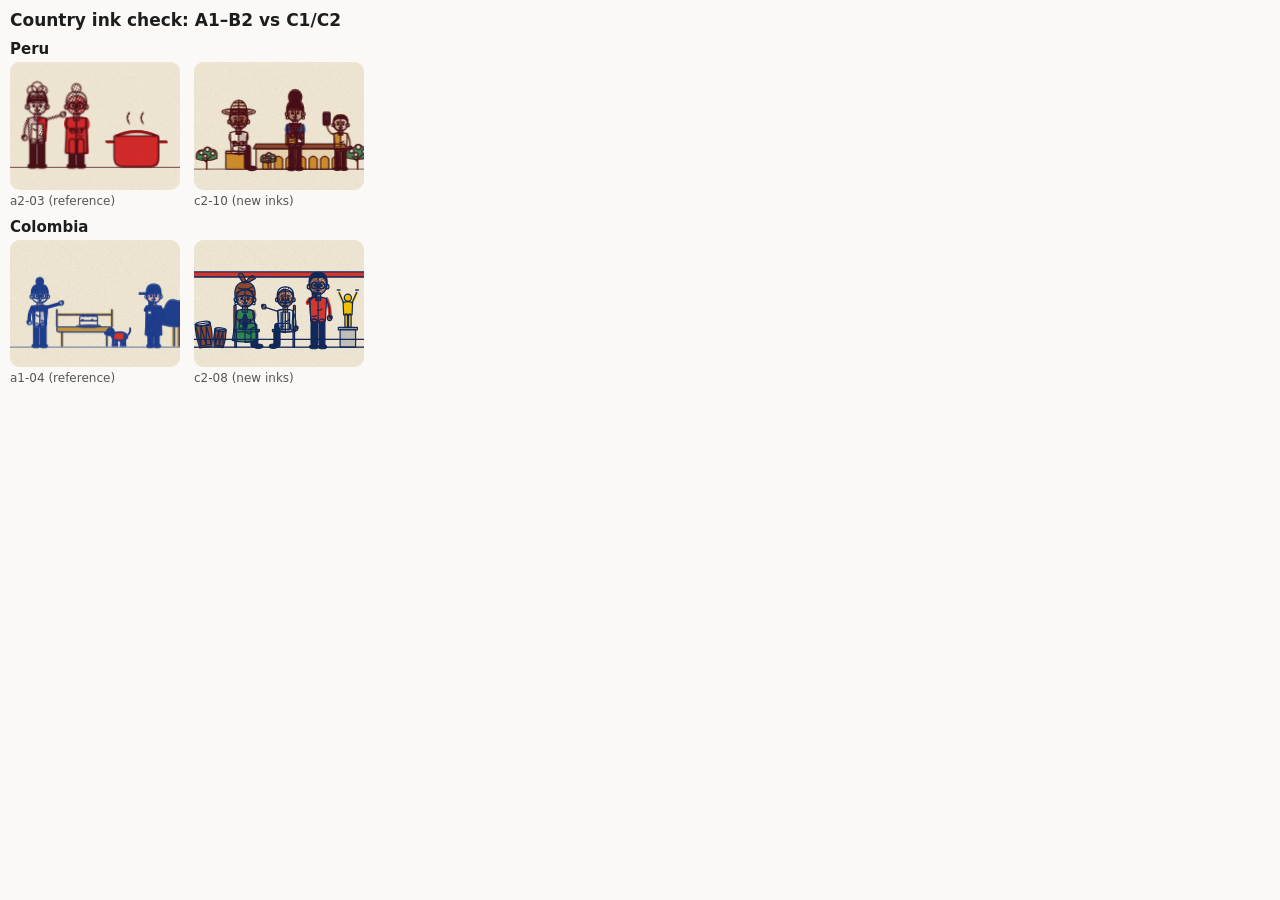
<file: docs/art-compare-3.html>
<!doctype html><meta charset="utf-8"><title>Art compare</title><style>body{font:12px system-ui;margin:10px;background:#faf9f7;color:#1d1d1d}h2{margin:10px 0 4px;font-size:15px}h1{font-size:17px;margin:0 0 6px}h3{margin:6px 0}.g{display:flex;gap:14px;flex-wrap:wrap}figure{margin:0;width:170px}.im svg{width:170px;height:auto;display:block;border-radius:10px;background:#efe6d3}figcaption{font-size:12px;margin-top:4px;color:#555}</style><h1>Country ink check: A1–B2 vs C1/C2</h1><h2>Peru</h2><div class="g"><figure><div class="im"><svg xmlns="http://www.w3.org/2000/svg" viewBox="31 23.3 369 276.8" width="400" height="300"><defs><pattern id="s1uyq35t_1" width="4.5" height="4.5" patternUnits="userSpaceOnUse" patternTransform="rotate(30)"><circle cx="2.2" cy="2.2" r="1.35" fill="#d62a2a"/></pattern><pattern id="s1uyq35t_2" width="4.5" height="4.5" patternUnits="userSpaceOnUse" patternTransform="rotate(30)"><circle cx="2.2" cy="2.2" r="1.7" fill="#d62a2a"/></pattern><pattern id="s1uyq35t_3" width="4.5" height="4.5" patternUnits="userSpaceOnUse" patternTransform="rotate(30)"><circle cx="2.2" cy="2.2" r="2.05" fill="#d62a2a"/></pattern><pattern id="d1uyq35t" width="4.5" height="4.5" patternUnits="userSpaceOnUse" patternTransform="rotate(30)"><circle cx="2.2" cy="2.2" r="1.25" fill="#4a1018"/></pattern><filter id="w1uyq35t" x="-3%" y="-3%" width="106%" height="106%"><feTurbulence type="fractalNoise" baseFrequency="0.03" numOctaves="2" seed="4" result="n"/><feDisplacementMap in="SourceGraphic" in2="n" scale="2.5"/></filter><filter id="g1uyq35t" x="0" y="0" width="100%" height="100%"><feTurbulence type="fractalNoise" baseFrequency="0.9" numOctaves="2" seed="2" result="n"/><feColorMatrix in="n" type="saturate" values="0"/></filter></defs><style>.dl1uyq35t *{fill:none;stroke:#4a1018;stroke-width:1.2;stroke-linecap:round;stroke-linejoin:round;vector-effect:non-scaling-stroke}</style><rect x="0" y="0" width="400" height="300" fill="#f3ead6"/><path d="M0,252 H400" stroke="#4a1018" stroke-width="1.6" fill="none" stroke-linecap="round"/><g transform="translate(2,1.5)" style="mix-blend-mode:multiply"><g transform="translate(305,250) scale(1.5,1.5)"><g fill="#d62a2a" stroke="none"><path d="M-32,-44 H32 V-12 Q32,0 20,0 H-20 Q-32,0 -32,-12Z"/><path d="M-32,-36 H-44 M32,-36 H44 M-30,-44 Q0,-58 30,-44" fill="none" stroke="#d62a2a" stroke-width="3"/><path d="M-10,-62 q-6,-8 0,-16 M10,-62 q-6,-8 0,-16" fill="none" stroke="none" stroke-width="2.5"/></g></g><g transform="translate(90,250) scale(1,1)"><rect x="-16" y="-60" width="14" height="58" rx="6" fill="none"/><rect x="2" y="-60" width="14" height="58" rx="6" fill="none"/><rect x="2" y="-60" width="14" height="58" rx="6" fill="none"/><ellipse cx="-10" cy="-1" rx="10" ry="4.5" fill="none"/><ellipse cx="10" cy="-1" rx="10" ry="4.5" fill="none"/><path d="M-20,-104 Q0,-110 20,-104 L17,-56 Q0,-50 -17,-56Z" fill="none"/><path d="M0,-107 Q10,-107 20,-104 L17,-56 Q8,-53 0,-52Z" fill="#d62a2a"/><path d="M-12,-92 H12 L14,-50 H-14Z" fill="none"/><path d="M0,-92 H12 L14,-50 H0Z" fill="none"/><path d="M-9,-82 q4,5 10,3 M4,-68 q4,4 9,2" fill="none" stroke="#d62a2a" stroke-width="1.4" stroke-linecap="round" stroke-linejoin="round"/><rect x="-6" y="-116" width="12" height="16" fill="none"/><path d="M-20,-102 Q-30,-82 -27,-64" fill="none" stroke="none" stroke-width="9" stroke-linecap="round"/><circle cx="-27" cy="-62" r="5.4" fill="none"/><ellipse cx="-31" cy="-64" rx="2" ry="3.4" fill="none"/><path d="M20,-102 L54,-112" fill="none" stroke="none" stroke-width="9" stroke-linecap="round"/><circle cx="56" cy="-113" r="5.4" fill="none"/><ellipse cx="60" cy="-115" rx="2" ry="3.4" fill="none"/><g transform="translate(0,-133) scale(1.22) translate(0,128)"><circle cx="-17" cy="-125" r="4" fill="none"/><circle cx="17" cy="-125" r="4" fill="none"/><circle cx="0" cy="-128" r="17" fill="none"/><path d="M0,-145 A17 17 0 0 1 0,-111Z" fill="none"/><circle cx="-6" cy="-127" r="2" fill="none"/><circle cx="6" cy="-127" r="2" fill="none"/><path d="M-9,-132 q3,-2 6,0 M3,-132 q3,-2 6,0" fill="none" stroke="none" stroke-width="1.5" stroke-linecap="round" stroke-linejoin="round"/><path d="M-1.5,-125 q-1.5,4 1.5,4.5" fill="none" stroke="none" stroke-width="1.4" stroke-linecap="round"/><path d="M-4,-119 Q0,-116 4,-119" fill="none" stroke="none" stroke-width="1.6" stroke-linecap="round" stroke-linejoin="round"/><path d="M0,-125 v3" fill="none" stroke="none" stroke-width="1.2" stroke-linecap="round" stroke-linejoin="round"/><path d="M-18,-131 Q-19,-152 0,-152 Q19,-152 18,-131 Q8,-139 -18,-131Z" fill="none"/><circle cx="-9" cy="-154" r="8.5" fill="none"/><circle cx="0" cy="-160" r="9.5" fill="none"/><circle cx="9" cy="-154" r="8.5" fill="none"/><rect x="-13" y="-152" width="26" height="11" rx="2" fill="none"/><rect x="0" y="-152" width="13" height="11" fill="none"/><rect x="-13" y="-143" width="26" height="3" fill="none"/></g></g><g transform="translate(175,250) scale(1,1)"><rect x="-16" y="-60" width="14" height="58" rx="6" fill="none"/><rect x="2" y="-60" width="14" height="58" rx="6" fill="none"/><rect x="2" y="-60" width="14" height="58" rx="6" fill="none"/><ellipse cx="-10" cy="-1" rx="10" ry="4.5" fill="none"/><ellipse cx="10" cy="-1" rx="10" ry="4.5" fill="none"/><path d="M-21,-104 Q0,-110 21,-104 L24,-30 Q0,-24 -24,-30Z" fill="#d62a2a"/><path d="M0,-107 Q10,-107 21,-104 L24,-30 Q12,-27 0,-27Z" fill="#d62a2a"/><path d="M0,-106 V-28" fill="none" stroke="#d62a2a" stroke-width="1.4" stroke-linecap="round" stroke-linejoin="round"/><path d="M-9,-82 q4,5 10,3 M4,-68 q4,4 9,2" fill="none" stroke="#d62a2a" stroke-width="1.4" stroke-linecap="round" stroke-linejoin="round"/><rect x="-6" y="-116" width="12" height="16" fill="none"/><path d="M-20,-102 Q-28,-84 -8,-78" fill="none" stroke="#d62a2a" stroke-width="9" stroke-linecap="round"/><circle cx="-8" cy="-78" r="5.4" fill="none"/><ellipse cx="-12" cy="-80" rx="2" ry="3.4" fill="none"/><path d="M20,-102 Q28,-84 8,-78" fill="none" stroke="#d62a2a" stroke-width="9" stroke-linecap="round"/><circle cx="8" cy="-78" r="5.4" fill="none"/><ellipse cx="12" cy="-80" rx="2" ry="3.4" fill="none"/><g transform="translate(0,-133) scale(1.22) translate(0,128)"><circle cx="-17" cy="-125" r="4" fill="none"/><circle cx="17" cy="-125" r="4" fill="none"/><circle cx="0" cy="-128" r="17" fill="none"/><path d="M0,-145 A17 17 0 0 1 0,-111Z" fill="none"/><circle cx="-6" cy="-127" r="2" fill="none"/><circle cx="6" cy="-127" r="2" fill="none"/><path d="M-9,-132 q3,-2 6,0 M3,-132 q3,-2 6,0" fill="none" stroke="#d62a2a" stroke-width="1.5" stroke-linecap="round" stroke-linejoin="round"/><path d="M-1.5,-125 q-1.5,4 1.5,4.5" fill="none" stroke="none" stroke-width="1.4" stroke-linecap="round"/><path d="M-4,-119 Q0,-116 4,-119" fill="none" stroke="none" stroke-width="1.6" stroke-linecap="round" stroke-linejoin="round"/><path d="M0,-125 v3" fill="none" stroke="none" stroke-width="1.2" stroke-linecap="round" stroke-linejoin="round"/><path d="M-18,-131 Q-19,-152 0,-152 Q19,-152 18,-131 Q8,-139 -18,-131Z" fill="none"/><circle cx="0" cy="-158" r="8" fill="none"/><circle cx="-7" cy="-127" r="5.5" fill="none" stroke="none" stroke-width="1.8"/><circle cx="7" cy="-127" r="5.5" fill="none" stroke="none" stroke-width="1.8"/><path d="M-1.5,-127 H1.5" fill="none" stroke="none" stroke-width="1.8" stroke-linecap="round" stroke-linejoin="round"/></g></g></g><g><g transform="translate(305,250) scale(1.5,1.5)"><g fill="#d62a2a" stroke="none"><path d="M-32,-44 H32 V-12 Q32,0 20,0 H-20 Q-32,0 -32,-12Z"/><path d="M-32,-36 H-44 M32,-36 H44 M-30,-44 Q0,-58 30,-44" fill="none" stroke="#d62a2a" stroke-width="3"/><path d="M-10,-62 q-6,-8 0,-16 M10,-62 q-6,-8 0,-16" fill="none" stroke="url(#d1uyq35t)" stroke-width="2.5"/></g></g><g transform="translate(90,250) scale(1,1)"><rect x="-16" y="-60" width="14" height="58" rx="6" fill="#4a1018"/><rect x="2" y="-60" width="14" height="58" rx="6" fill="#4a1018"/><rect x="2" y="-60" width="14" height="58" rx="6" fill="#4a1018"/><ellipse cx="-10" cy="-1" rx="10" ry="4.5" fill="#4a1018"/><ellipse cx="10" cy="-1" rx="10" ry="4.5" fill="#4a1018"/><path d="M-20,-104 Q0,-110 20,-104 L17,-56 Q0,-50 -17,-56Z" fill="url(#d1uyq35t)"/><path d="M0,-107 Q10,-107 20,-104 L17,-56 Q8,-53 0,-52Z" fill="#d62a2a"/><path d="M-12,-92 H12 L14,-50 H-14Z" fill="#f3ead6"/><path d="M0,-92 H12 L14,-50 H0Z" fill="url(#d1uyq35t)"/><path d="M-9,-82 q4,5 10,3 M4,-68 q4,4 9,2" fill="none" stroke="#d62a2a" stroke-width="1.4" stroke-linecap="round" stroke-linejoin="round"/><rect x="-6" y="-116" width="12" height="16" fill="url(#d1uyq35t)"/><path d="M-20,-102 Q-30,-82 -27,-64" fill="none" stroke="url(#d1uyq35t)" stroke-width="9" stroke-linecap="round"/><circle cx="-27" cy="-62" r="5.4" fill="#f3ead6"/><ellipse cx="-31" cy="-64" rx="2" ry="3.4" fill="#f3ead6"/><path d="M20,-102 L54,-112" fill="none" stroke="url(#d1uyq35t)" stroke-width="9" stroke-linecap="round"/><circle cx="56" cy="-113" r="5.4" fill="#f3ead6"/><ellipse cx="60" cy="-115" rx="2" ry="3.4" fill="#f3ead6"/><g transform="translate(0,-133) scale(1.22) translate(0,128)"><circle cx="-17" cy="-125" r="4" fill="url(#d1uyq35t)"/><circle cx="17" cy="-125" r="4" fill="url(#d1uyq35t)"/><circle cx="0" cy="-128" r="17" fill="#f3ead6"/><path d="M0,-145 A17 17 0 0 1 0,-111Z" fill="url(#d1uyq35t)"/><circle cx="-6" cy="-127" r="2" fill="#4a1018"/><circle cx="6" cy="-127" r="2" fill="#4a1018"/><path d="M-9,-132 q3,-2 6,0 M3,-132 q3,-2 6,0" fill="none" stroke="#4a1018" stroke-width="1.5" stroke-linecap="round" stroke-linejoin="round"/><path d="M-1.5,-125 q-1.5,4 1.5,4.5" fill="none" stroke="url(#d1uyq35t)" stroke-width="1.4" stroke-linecap="round"/><path d="M-4,-119 Q0,-116 4,-119" fill="none" stroke="#4a1018" stroke-width="1.6" stroke-linecap="round" stroke-linejoin="round"/><path d="M0,-125 v3" fill="none" stroke="url(#d1uyq35t)" stroke-width="1.2" stroke-linecap="round" stroke-linejoin="round"/><path d="M-18,-131 Q-19,-152 0,-152 Q19,-152 18,-131 Q8,-139 -18,-131Z" fill="#4a1018"/><circle cx="-9" cy="-154" r="8.5" fill="#f3ead6"/><circle cx="0" cy="-160" r="9.5" fill="#f3ead6"/><circle cx="9" cy="-154" r="8.5" fill="url(#d1uyq35t)"/><rect x="-13" y="-152" width="26" height="11" rx="2" fill="#f3ead6"/><rect x="0" y="-152" width="13" height="11" fill="url(#d1uyq35t)"/><rect x="-13" y="-143" width="26" height="3" fill="#f3ead6"/></g></g><g transform="translate(175,250) scale(1,1)"><rect x="-16" y="-60" width="14" height="58" rx="6" fill="#4a1018"/><rect x="2" y="-60" width="14" height="58" rx="6" fill="#4a1018"/><rect x="2" y="-60" width="14" height="58" rx="6" fill="#4a1018"/><ellipse cx="-10" cy="-1" rx="10" ry="4.5" fill="#4a1018"/><ellipse cx="10" cy="-1" rx="10" ry="4.5" fill="#4a1018"/><path d="M-21,-104 Q0,-110 21,-104 L24,-30 Q0,-24 -24,-30Z" fill="#d62a2a"/><path d="M0,-107 Q10,-107 21,-104 L24,-30 Q12,-27 0,-27Z" fill="#d62a2a"/><path d="M0,-106 V-28" fill="none" stroke="#d62a2a" stroke-width="1.4" stroke-linecap="round" stroke-linejoin="round"/><path d="M-9,-82 q4,5 10,3 M4,-68 q4,4 9,2" fill="none" stroke="#d62a2a" stroke-width="1.4" stroke-linecap="round" stroke-linejoin="round"/><rect x="-6" y="-116" width="12" height="16" fill="url(#s1uyq35t_2)"/><path d="M-20,-102 Q-28,-84 -8,-78" fill="none" stroke="#d62a2a" stroke-width="9" stroke-linecap="round"/><circle cx="-8" cy="-78" r="5.4" fill="url(#s1uyq35t_2)"/><ellipse cx="-12" cy="-80" rx="2" ry="3.4" fill="url(#s1uyq35t_2)"/><path d="M20,-102 Q28,-84 8,-78" fill="none" stroke="#d62a2a" stroke-width="9" stroke-linecap="round"/><circle cx="8" cy="-78" r="5.4" fill="url(#s1uyq35t_2)"/><ellipse cx="12" cy="-80" rx="2" ry="3.4" fill="url(#s1uyq35t_2)"/><g transform="translate(0,-133) scale(1.22) translate(0,128)"><circle cx="-17" cy="-125" r="4" fill="url(#s1uyq35t_2)"/><circle cx="17" cy="-125" r="4" fill="url(#s1uyq35t_2)"/><circle cx="0" cy="-128" r="17" fill="url(#s1uyq35t_2)"/><path d="M0,-145 A17 17 0 0 1 0,-111Z" fill="url(#s1uyq35t_2)"/><circle cx="-6" cy="-127" r="2" fill="#4a1018"/><circle cx="6" cy="-127" r="2" fill="#4a1018"/><path d="M-9,-132 q3,-2 6,0 M3,-132 q3,-2 6,0" fill="none" stroke="#d62a2a" stroke-width="1.5" stroke-linecap="round" stroke-linejoin="round"/><path d="M-1.5,-125 q-1.5,4 1.5,4.5" fill="none" stroke="#4a1018" stroke-width="1.4" stroke-linecap="round"/><path d="M-4,-119 Q0,-116 4,-119" fill="none" stroke="#4a1018" stroke-width="1.6" stroke-linecap="round" stroke-linejoin="round"/><path d="M0,-125 v3" fill="none" stroke="#4a1018" stroke-width="1.2" stroke-linecap="round" stroke-linejoin="round"/><path d="M-18,-131 Q-19,-152 0,-152 Q19,-152 18,-131 Q8,-139 -18,-131Z" fill="url(#d1uyq35t)"/><circle cx="0" cy="-158" r="8" fill="url(#d1uyq35t)"/><circle cx="-7" cy="-127" r="5.5" fill="none" stroke="#4a1018" stroke-width="1.8"/><circle cx="7" cy="-127" r="5.5" fill="none" stroke="#4a1018" stroke-width="1.8"/><path d="M-1.5,-127 H1.5" fill="none" stroke="#4a1018" stroke-width="1.8" stroke-linecap="round" stroke-linejoin="round"/></g></g></g><g class="dl1uyq35t" filter="url(#w1uyq35t)"><g transform="translate(305,250) scale(1.5,1.5)"><g fill="#7f8c97" stroke="none"><path d="M-32,-44 H32 V-12 Q32,0 20,0 H-20 Q-32,0 -32,-12Z"/><path d="M-32,-36 H-44 M32,-36 H44 M-30,-44 Q0,-58 30,-44" fill="none" stroke="#44505c" stroke-width="3"/><path d="M-10,-62 q-6,-8 0,-16 M10,-62 q-6,-8 0,-16" fill="none" stroke="#B8AE9F" stroke-width="2.5"/></g></g><g transform="translate(90,250) scale(1,1)"><rect x="-16" y="-60" width="14" height="58" rx="6" fill="#5A4636"/><rect x="2" y="-60" width="14" height="58" rx="6" fill="#5A4636"/><rect x="2" y="-60" width="14" height="58" rx="6" fill="#4d3c2e"/><ellipse cx="-10" cy="-1" rx="10" ry="4.5" fill="#2b2b2b"/><ellipse cx="10" cy="-1" rx="10" ry="4.5" fill="#2b2b2b"/><path d="M-20,-104 Q0,-110 20,-104 L17,-56 Q0,-50 -17,-56Z" fill="#E8A23B"/><path d="M0,-107 Q10,-107 20,-104 L17,-56 Q8,-53 0,-52Z" fill="#c58a32"/><path d="M-12,-92 H12 L14,-50 H-14Z" fill="#F7F2EA"/><path d="M0,-92 H12 L14,-50 H0Z" fill="#d2cec7"/><path d="M-9,-82 q4,5 10,3 M4,-68 q4,4 9,2" fill="none" stroke="#ba822f" stroke-width="1.4" stroke-linecap="round" stroke-linejoin="round"/><rect x="-6" y="-116" width="12" height="16" fill="#d1ab88"/><path d="M-20,-102 Q-30,-82 -27,-64" fill="none" stroke="#E8A23B" stroke-width="9" stroke-linecap="round"/><circle cx="-27" cy="-62" r="5.4" fill="#eec29b"/><ellipse cx="-31" cy="-64" rx="2" ry="3.4" fill="#eec29b"/><path d="M20,-102 L54,-112" fill="none" stroke="#E8A23B" stroke-width="9" stroke-linecap="round"/><circle cx="56" cy="-113" r="5.4" fill="#eec29b"/><ellipse cx="60" cy="-115" rx="2" ry="3.4" fill="#eec29b"/><g transform="translate(0,-133) scale(1.22) translate(0,128)"><circle cx="-17" cy="-125" r="4" fill="#dbb28f"/><circle cx="17" cy="-125" r="4" fill="#dbb28f"/><circle cx="0" cy="-128" r="17" fill="#eec29b"/><path d="M0,-145 A17 17 0 0 1 0,-111Z" fill="#caa584"/><circle cx="-6" cy="-127" r="2" fill="#2a1d16"/><circle cx="6" cy="-127" r="2" fill="#2a1d16"/><path d="M-9,-132 q3,-2 6,0 M3,-132 q3,-2 6,0" fill="none" stroke="#1c1512" stroke-width="1.5" stroke-linecap="round" stroke-linejoin="round"/><path d="M-1.5,-125 q-1.5,4 1.5,4.5" fill="none" stroke="#a7886d" stroke-width="1.4" stroke-linecap="round"/><path d="M-4,-119 Q0,-116 4,-119" fill="none" stroke="#2a1d16" stroke-width="1.6" stroke-linecap="round" stroke-linejoin="round"/><path d="M0,-125 v3" fill="none" stroke="#a7886d" stroke-width="1.2" stroke-linecap="round" stroke-linejoin="round"/><path d="M-18,-131 Q-19,-152 0,-152 Q19,-152 18,-131 Q8,-139 -18,-131Z" fill="#1c1512"/><circle cx="-9" cy="-154" r="8.5" fill="#F7F2EA"/><circle cx="0" cy="-160" r="9.5" fill="#F7F2EA"/><circle cx="9" cy="-154" r="8.5" fill="#d2cec7"/><rect x="-13" y="-152" width="26" height="11" rx="2" fill="#F7F2EA"/><rect x="0" y="-152" width="13" height="11" fill="#d2cec7"/><rect x="-13" y="-143" width="26" height="3" fill="#e3dfd7"/></g></g><g transform="translate(175,250) scale(1,1)"><rect x="-16" y="-60" width="14" height="58" rx="6" fill="#5A4636"/><rect x="2" y="-60" width="14" height="58" rx="6" fill="#5A4636"/><rect x="2" y="-60" width="14" height="58" rx="6" fill="#4d3c2e"/><ellipse cx="-10" cy="-1" rx="10" ry="4.5" fill="#2b2b2b"/><ellipse cx="10" cy="-1" rx="10" ry="4.5" fill="#2b2b2b"/><path d="M-21,-104 Q0,-110 21,-104 L24,-30 Q0,-24 -24,-30Z" fill="#5B7DB1"/><path d="M0,-107 Q10,-107 21,-104 L24,-30 Q12,-27 0,-27Z" fill="#4d6a96"/><path d="M0,-106 V-28" fill="none" stroke="#3b5173" stroke-width="1.4" stroke-linecap="round" stroke-linejoin="round"/><path d="M-9,-82 q4,5 10,3 M4,-68 q4,4 9,2" fill="none" stroke="#49648e" stroke-width="1.4" stroke-linecap="round" stroke-linejoin="round"/><rect x="-6" y="-116" width="12" height="16" fill="#6b4128"/><path d="M-20,-102 Q-28,-84 -8,-78" fill="none" stroke="#5B7DB1" stroke-width="9" stroke-linecap="round"/><circle cx="-8" cy="-78" r="5.4" fill="#7a4a2e"/><ellipse cx="-12" cy="-80" rx="2" ry="3.4" fill="#7a4a2e"/><path d="M20,-102 Q28,-84 8,-78" fill="none" stroke="#5B7DB1" stroke-width="9" stroke-linecap="round"/><circle cx="8" cy="-78" r="5.4" fill="#7a4a2e"/><ellipse cx="12" cy="-80" rx="2" ry="3.4" fill="#7a4a2e"/><g transform="translate(0,-133) scale(1.22) translate(0,128)"><circle cx="-17" cy="-125" r="4" fill="#70442a"/><circle cx="17" cy="-125" r="4" fill="#70442a"/><circle cx="0" cy="-128" r="17" fill="#7a4a2e"/><path d="M0,-145 A17 17 0 0 1 0,-111Z" fill="#683f27"/><circle cx="-6" cy="-127" r="2" fill="#2a1d16"/><circle cx="6" cy="-127" r="2" fill="#2a1d16"/><path d="M-9,-132 q3,-2 6,0 M3,-132 q3,-2 6,0" fill="none" stroke="#8a8a8a" stroke-width="1.5" stroke-linecap="round" stroke-linejoin="round"/><path d="M-1.5,-125 q-1.5,4 1.5,4.5" fill="none" stroke="#553420" stroke-width="1.4" stroke-linecap="round"/><path d="M-4,-119 Q0,-116 4,-119" fill="none" stroke="#2a1d16" stroke-width="1.6" stroke-linecap="round" stroke-linejoin="round"/><path d="M0,-125 v3" fill="none" stroke="#553420" stroke-width="1.2" stroke-linecap="round" stroke-linejoin="round"/><path d="M-18,-131 Q-19,-152 0,-152 Q19,-152 18,-131 Q8,-139 -18,-131Z" fill="#cfcfcf"/><circle cx="0" cy="-158" r="8" fill="#cfcfcf"/><circle cx="-7" cy="-127" r="5.5" fill="none" stroke="#2a1d16" stroke-width="1.8"/><circle cx="7" cy="-127" r="5.5" fill="none" stroke="#2a1d16" stroke-width="1.8"/><path d="M-1.5,-127 H1.5" fill="none" stroke="#2a1d16" stroke-width="1.8" stroke-linecap="round" stroke-linejoin="round"/></g></g></g><rect x="31" y="23.3" width="369" height="276.8" filter="url(#g1uyq35t)" opacity=".2" style="mix-blend-mode:multiply"/></svg></div><figcaption>a2-03 (reference)</figcaption></figure><figure><div class="im"><svg xmlns="http://www.w3.org/2000/svg" viewBox="0 0 400 300" width="400" height="300"><defs><pattern id="sgh0uj7_1" width="4.5" height="4.5" patternUnits="userSpaceOnUse" patternTransform="rotate(30)"><circle cx="2.2" cy="2.2" r="1.35" fill="#8f4a2c"/></pattern><pattern id="sgh0uj7_2" width="4.5" height="4.5" patternUnits="userSpaceOnUse" patternTransform="rotate(30)"><circle cx="2.2" cy="2.2" r="1.7" fill="#8f4a2c"/></pattern><pattern id="sgh0uj7_3" width="4.5" height="4.5" patternUnits="userSpaceOnUse" patternTransform="rotate(30)"><circle cx="2.2" cy="2.2" r="2.05" fill="#8f4a2c"/></pattern><pattern id="dgh0uj7" width="4.5" height="4.5" patternUnits="userSpaceOnUse" patternTransform="rotate(30)"><circle cx="2.2" cy="2.2" r="1.25" fill="#4a1018"/></pattern><pattern id="dgh0uj7_1" width="4.5" height="4.5" patternUnits="userSpaceOnUse" patternTransform="rotate(30)"><circle cx="2.2" cy="2.2" r="1.25" fill="#8f4a2c"/></pattern><pattern id="dgh0uj7_2" width="4.5" height="4.5" patternUnits="userSpaceOnUse" patternTransform="rotate(30)"><circle cx="2.2" cy="2.2" r="1.25" fill="#d62a2a"/></pattern><pattern id="dgh0uj7_3" width="4.5" height="4.5" patternUnits="userSpaceOnUse" patternTransform="rotate(30)"><circle cx="2.2" cy="2.2" r="1.25" fill="#2f5fb0"/></pattern><pattern id="dgh0uj7_4" width="4.5" height="4.5" patternUnits="userSpaceOnUse" patternTransform="rotate(30)"><circle cx="2.2" cy="2.2" r="1.25" fill="#d0902a"/></pattern><pattern id="dgh0uj7_5" width="4.5" height="4.5" patternUnits="userSpaceOnUse" patternTransform="rotate(30)"><circle cx="2.2" cy="2.2" r="1.25" fill="#3f8a55"/></pattern><filter id="wgh0uj7" x="-3%" y="-3%" width="106%" height="106%"><feTurbulence type="fractalNoise" baseFrequency="0.03" numOctaves="2" seed="4" result="n"/><feDisplacementMap in="SourceGraphic" in2="n" scale="2.5"/></filter><filter id="ggh0uj7" x="0" y="0" width="100%" height="100%"><feTurbulence type="fractalNoise" baseFrequency="0.9" numOctaves="2" seed="2" result="n"/><feColorMatrix in="n" type="saturate" values="0"/></filter></defs><style>.dlgh0uj7 *{fill:none;stroke:#4a1018;stroke-width:1.2;stroke-linecap:round;stroke-linejoin:round;vector-effect:non-scaling-stroke}</style><rect x="0" y="0" width="400" height="300" fill="#f3ead6"/><path d="M0,252 H400" stroke="#4a1018" stroke-width="1.6" fill="none" stroke-linecap="round"/><g transform="translate(2,1.5)" style="mix-blend-mode:multiply"><g transform="translate(250,252) scale(0.8,0.8)"><g fill="none" stroke="none"><rect x="-130" y="-60" width="260" height="60"/><path d="M-138,-60 H138 L130,-74 H-130Z" fill="none"/><path d="M-110,0 V-30 Q-98,-46 -86,-30 V0Z" fill="none"/><path d="M-76,0 V-30 Q-64,-46 -52,-30 V0Z" fill="none"/><path d="M-42,0 V-30 Q-30,-46 -18,-30 V0Z" fill="none"/><path d="M-8,0 V-30 Q4,-46 16,-30 V0Z" fill="none"/><path d="M26,0 V-30 Q38,-46 50,-30 V0Z" fill="none"/><path d="M60,0 V-30 Q72,-46 84,-30 V0Z" fill="none"/><path d="M94,0 V-30 Q106,-46 118,-30 V0Z" fill="none"/></g></g><g transform="translate(30,252) scale(0.8,0.8)"><g fill="none" stroke="none"><path d="M0,0 V-40 M0,-20 L-14,-32 M0,-26 L12,-38" fill="none" stroke="none" stroke-width="3"/><path d="M-30,-30 Q-34,-58 -10,-56 Q0,-72 14,-58 Q34,-58 30,-32 Q0,-20 -30,-30Z" fill="none"/><circle cx="-16" cy="-48" r="6"/><circle cx="2" cy="-58" r="6.5"/><circle cx="18" cy="-46" r="6"/><circle cx="-4" cy="-38" r="5.5"/></g></g><g transform="translate(385,252) scale(0.9,0.9)"><g fill="none" stroke="none"><path d="M0,0 V-40 M0,-20 L-14,-32 M0,-26 L12,-38" fill="none" stroke="none" stroke-width="3"/><path d="M-30,-30 Q-34,-58 -10,-56 Q0,-72 14,-58 Q34,-58 30,-32 Q0,-20 -30,-30Z" fill="none"/><circle cx="-16" cy="-48" r="6"/><circle cx="2" cy="-58" r="6.5"/><circle cx="18" cy="-46" r="6"/><circle cx="-4" cy="-38" r="5.5"/></g></g><g transform="translate(175,252) scale(0.6,0.6)"><g fill="none" stroke="none"><path d="M0,0 V-40 M0,-20 L-14,-32 M0,-26 L12,-38" fill="none" stroke="none" stroke-width="3"/><path d="M-30,-30 Q-34,-58 -10,-56 Q0,-72 14,-58 Q34,-58 30,-32 Q0,-20 -30,-30Z" fill="none"/><circle cx="-16" cy="-48" r="6"/><circle cx="2" cy="-58" r="6.5"/><circle cx="18" cy="-46" r="6"/><circle cx="-4" cy="-38" r="5.5"/></g></g><g transform="translate(105,252) scale(1,1)"><rect x="-30" y="-42" width="46" height="42" rx="2" fill="none"/><rect x="-30" y="-42" width="46" height="5" fill="none"/><rect x="-14" y="-56" width="42" height="15" rx="7" fill="none"/><rect x="14" y="-46" width="14" height="46" rx="6" fill="none"/><ellipse cx="31" cy="-2" rx="11" ry="5" fill="none"/><g transform="translate(0,18)"><path d="M-20,-104 Q0,-110 20,-104 L17,-56 Q0,-50 -17,-56Z" fill="none"/><path d="M0,-107 Q10,-107 20,-104 L17,-56 Q8,-53 0,-52Z" fill="none"/><path d="M-7,-106 Q0,-98 7,-106" fill="none" stroke="none" stroke-width="1.6" stroke-linecap="round" stroke-linejoin="round"/><path d="M-9,-82 q4,5 10,3 M4,-68 q4,4 9,2" fill="none" stroke="none" stroke-width="1.4" stroke-linecap="round" stroke-linejoin="round"/><rect x="-6" y="-116" width="12" height="16" fill="none"/><path d="M-20,-102 Q-28,-84 -8,-78" fill="none" stroke="none" stroke-width="9" stroke-linecap="round"/><circle cx="-8" cy="-78" r="5.4" fill="none"/><ellipse cx="-12" cy="-80" rx="2" ry="3.4" fill="none"/><path d="M20,-102 Q28,-84 8,-78" fill="none" stroke="none" stroke-width="9" stroke-linecap="round"/><circle cx="8" cy="-78" r="5.4" fill="none"/><ellipse cx="12" cy="-80" rx="2" ry="3.4" fill="none"/><g transform="translate(0,-133) scale(1.22) translate(0,128)"><circle cx="-17" cy="-125" r="4" fill="none"/><circle cx="17" cy="-125" r="4" fill="none"/><circle cx="0" cy="-128" r="17" fill="none"/><path d="M0,-145 A17 17 0 0 1 0,-111Z" fill="none"/><circle cx="-6" cy="-127" r="2" fill="none"/><circle cx="6" cy="-127" r="2" fill="none"/><path d="M-9,-132 q3,-2 6,0 M3,-132 q3,-2 6,0" fill="none" stroke="none" stroke-width="1.5" stroke-linecap="round" stroke-linejoin="round"/><path d="M-1.5,-125 q-1.5,4 1.5,4.5" fill="none" stroke="none" stroke-width="1.4" stroke-linecap="round"/><path d="M-4,-119 Q0,-116 4,-119" fill="none" stroke="none" stroke-width="1.6" stroke-linecap="round" stroke-linejoin="round"/><path d="M0,-125 v3" fill="none" stroke="none" stroke-width="1.2" stroke-linecap="round" stroke-linejoin="round"/><path d="M-17.5,-129 Q-19,-150 0,-150 Q19,-150 17.5,-129 Q17,-138 12,-140 Q0,-143 -12,-140 Q-17,-138 -17.5,-129Z" fill="none"/><path d="M-12,-119 Q-9,-125 0,-123.5 Q9,-125 12,-119 Q6,-120.5 0,-118.5 Q-6,-120.5 -12,-119Z" fill="none" stroke="none" stroke-width="1.3" stroke-linejoin="round"/><ellipse cx="0" cy="-144" rx="32" ry="6" fill="none"/><path d="M-16,-145 Q-14,-166 0,-166 Q14,-166 16,-145Z" fill="none"/><path d="M0,-166 Q14,-166 16,-145 H0Z" fill="none"/><path d="M-16,-148 H16" stroke="none" stroke-width="4"/><path d="M-11,-155 q11,-3 22,0 M-8,-161 q8,-2 16,0 M-26,-144 q26,5 52,0" fill="none" stroke="none" stroke-width="1.1" stroke-linecap="round" stroke-linejoin="round"/></g></g></g><g transform="translate(238,252) scale(-0.9,1)"><rect x="-16" y="-60" width="14" height="58" rx="6" fill="none"/><rect x="2" y="-60" width="14" height="58" rx="6" fill="none"/><rect x="2" y="-60" width="14" height="58" rx="6" fill="none"/><ellipse cx="-10" cy="-1" rx="10" ry="4.5" fill="none"/><ellipse cx="10" cy="-1" rx="10" ry="4.5" fill="none"/><path d="M-20,-104 Q0,-110 20,-104 L17,-56 Q0,-50 -17,-56Z" fill="none"/><path d="M0,-107 Q10,-107 20,-104 L17,-56 Q8,-53 0,-52Z" fill="none"/><path d="M-7,-106 L0,-84 L7,-106Z" fill="none"/><path d="M-9,-106 L-1,-82 L-13,-94Z M9,-106 L1,-82 L13,-94Z" fill="none"/><path d="M-15,-108 Q0,-98 15,-108 L13,-98 Q0,-90 -13,-98Z" fill="none"/><path d="M8,-98 L12,-80" stroke="none" stroke-width="5" stroke-linecap="round"/><path d="M-9,-82 q4,5 10,3 M4,-68 q4,4 9,2" fill="none" stroke="none" stroke-width="1.4" stroke-linecap="round" stroke-linejoin="round"/><rect x="-6" y="-116" width="12" height="16" fill="none"/><path d="M-20,-102 Q-28,-84 -8,-78" fill="none" stroke="none" stroke-width="9" stroke-linecap="round"/><circle cx="-8" cy="-78" r="5.4" fill="none"/><ellipse cx="-12" cy="-80" rx="2" ry="3.4" fill="none"/><path d="M20,-102 Q28,-84 8,-78" fill="none" stroke="none" stroke-width="9" stroke-linecap="round"/><circle cx="8" cy="-78" r="5.4" fill="none"/><ellipse cx="12" cy="-80" rx="2" ry="3.4" fill="none"/><g transform="translate(0,-133) scale(1.22) translate(0,128)"><circle cx="-17" cy="-125" r="4" fill="none"/><circle cx="17" cy="-125" r="4" fill="none"/><circle cx="0" cy="-128" r="17" fill="none"/><path d="M0,-145 A17 17 0 0 1 0,-111Z" fill="none"/><circle cx="-6" cy="-127" r="2" fill="none"/><circle cx="6" cy="-127" r="2" fill="none"/><path d="M-9,-132 q3,-2 6,0 M3,-132 q3,-2 6,0" fill="none" stroke="none" stroke-width="1.5" stroke-linecap="round" stroke-linejoin="round"/><path d="M-1.5,-125 q-1.5,4 1.5,4.5" fill="none" stroke="none" stroke-width="1.4" stroke-linecap="round"/><path d="M-4,-119 Q0,-116 4,-119" fill="none" stroke="none" stroke-width="1.6" stroke-linecap="round" stroke-linejoin="round"/><path d="M0,-125 v3" fill="none" stroke="none" stroke-width="1.2" stroke-linecap="round" stroke-linejoin="round"/><path d="M-18,-131 Q-19,-152 0,-152 Q19,-152 18,-131 Q8,-139 -18,-131Z" fill="none"/><circle cx="0" cy="-158" r="14" fill="none"/><circle cx="-17" cy="-118" r="2.6" fill="none" stroke="none" stroke-width="1.6"/><circle cx="17" cy="-118" r="2.6" fill="none" stroke="none" stroke-width="1.6"/></g></g><g transform="translate(228,196) scale(0.4,0.4)"><g fill="none" stroke="none"><rect x="-30" y="-70" width="60" height="70" rx="4"/><path d="M-20,-70 V0 M-8,-52 H20 M-8,-42 H16" fill="none" stroke="none" stroke-width="1.8" stroke-linecap="round" stroke-linejoin="round"/></g></g><g transform="translate(250,196) scale(0.6,0.6)"><g fill="none" stroke="none"><rect x="-14" y="-52" width="28" height="50" rx="5"/><rect x="-11" y="-47" width="22" height="38" rx="2" fill="none"/><path d="M-9,-28 h3 l2,-8 l3,14 l3,-18 l3,20 l3,-12 l2,4 h2" fill="none" stroke="none" stroke-width="1.6"/></g></g><g transform="translate(345,252) scale(-0.8,0.8)"><rect x="-16" y="-60" width="14" height="58" rx="6" fill="none"/><rect x="2" y="-60" width="14" height="58" rx="6" fill="none"/><rect x="2" y="-60" width="14" height="58" rx="6" fill="none"/><ellipse cx="-10" cy="-1" rx="10" ry="4.5" fill="none"/><ellipse cx="10" cy="-1" rx="10" ry="4.5" fill="none"/><path d="M-20,-104 Q0,-110 20,-104 L17,-56 Q0,-50 -17,-56Z" fill="none"/><path d="M0,-107 Q10,-107 20,-104 L17,-56 Q8,-53 0,-52Z" fill="none"/><path d="M-7,-106 Q0,-98 7,-106" fill="none" stroke="none" stroke-width="1.6" stroke-linecap="round" stroke-linejoin="round"/><path d="M-9,-82 q4,5 10,3 M4,-68 q4,4 9,2" fill="none" stroke="none" stroke-width="1.4" stroke-linecap="round" stroke-linejoin="round"/><rect x="-6" y="-116" width="12" height="16" fill="none"/><path d="M-20,-102 Q-30,-82 -27,-64" fill="none" stroke="none" stroke-width="9" stroke-linecap="round"/><circle cx="-27" cy="-62" r="5.4" fill="none"/><ellipse cx="-31" cy="-64" rx="2" ry="3.4" fill="none"/><path d="M20,-102 Q40,-108 40,-134" fill="none" stroke="none" stroke-width="9" stroke-linecap="round"/><circle cx="40" cy="-138" r="5.4" fill="none"/><ellipse cx="44" cy="-140" rx="2" ry="3.4" fill="none"/><g transform="translate(0,-133) scale(1.22) translate(0,128)"><circle cx="-17" cy="-125" r="4" fill="none"/><circle cx="17" cy="-125" r="4" fill="none"/><circle cx="0" cy="-128" r="17" fill="none"/><path d="M0,-145 A17 17 0 0 1 0,-111Z" fill="none"/><circle cx="-6" cy="-127" r="2" fill="none"/><circle cx="6" cy="-127" r="2" fill="none"/><path d="M-9,-132 q3,-2 6,0 M3,-132 q3,-2 6,0" fill="none" stroke="none" stroke-width="1.5" stroke-linecap="round" stroke-linejoin="round"/><path d="M-1.5,-125 q-1.5,4 1.5,4.5" fill="none" stroke="none" stroke-width="1.4" stroke-linecap="round"/><path d="M-4,-119 Q0,-116 4,-119" fill="none" stroke="none" stroke-width="1.6" stroke-linecap="round" stroke-linejoin="round"/><path d="M0,-125 v3" fill="none" stroke="none" stroke-width="1.2" stroke-linecap="round" stroke-linejoin="round"/><path d="M-17.5,-129 Q-19,-150 0,-150 Q19,-150 17.5,-129 Q17,-138 12,-140 Q0,-143 -12,-140 Q-17,-138 -17.5,-129Z" fill="none"/></g></g><g transform="translate(312,152) scale(0.4,0.4)"><g fill="none" stroke="none"><rect x="-20" y="-84" width="40" height="76" rx="8"/><rect x="-14" y="-74" width="28" height="48" rx="3" fill="none"/><circle cx="0" cy="-16" r="3.5" fill="none"/></g></g></g><g><g transform="translate(250,252) scale(0.8,0.8)"><g fill="url(#dgh0uj7_4)" stroke="none"><rect x="-130" y="-60" width="260" height="60"/><path d="M-138,-60 H138 L130,-74 H-130Z" fill="#8f4a2c"/><path d="M-110,0 V-30 Q-98,-46 -86,-30 V0Z" fill="#d0902a"/><path d="M-76,0 V-30 Q-64,-46 -52,-30 V0Z" fill="#d0902a"/><path d="M-42,0 V-30 Q-30,-46 -18,-30 V0Z" fill="#d0902a"/><path d="M-8,0 V-30 Q4,-46 16,-30 V0Z" fill="#d0902a"/><path d="M26,0 V-30 Q38,-46 50,-30 V0Z" fill="#d0902a"/><path d="M60,0 V-30 Q72,-46 84,-30 V0Z" fill="#d0902a"/><path d="M94,0 V-30 Q106,-46 118,-30 V0Z" fill="#d0902a"/></g></g><g transform="translate(30,252) scale(0.8,0.8)"><g fill="#f3ead6" stroke="none"><path d="M0,0 V-40 M0,-20 L-14,-32 M0,-26 L12,-38" fill="none" stroke="#92651d" stroke-width="3"/><path d="M-30,-30 Q-34,-58 -10,-56 Q0,-72 14,-58 Q34,-58 30,-32 Q0,-20 -30,-30Z" fill="#3f8a55"/><circle cx="-16" cy="-48" r="6"/><circle cx="2" cy="-58" r="6.5"/><circle cx="18" cy="-46" r="6"/><circle cx="-4" cy="-38" r="5.5"/></g></g><g transform="translate(385,252) scale(0.9,0.9)"><g fill="#f3ead6" stroke="none"><path d="M0,0 V-40 M0,-20 L-14,-32 M0,-26 L12,-38" fill="none" stroke="#92651d" stroke-width="3"/><path d="M-30,-30 Q-34,-58 -10,-56 Q0,-72 14,-58 Q34,-58 30,-32 Q0,-20 -30,-30Z" fill="#3f8a55"/><circle cx="-16" cy="-48" r="6"/><circle cx="2" cy="-58" r="6.5"/><circle cx="18" cy="-46" r="6"/><circle cx="-4" cy="-38" r="5.5"/></g></g><g transform="translate(175,252) scale(0.6,0.6)"><g fill="#f3ead6" stroke="none"><path d="M0,0 V-40 M0,-20 L-14,-32 M0,-26 L12,-38" fill="none" stroke="#92651d" stroke-width="3"/><path d="M-30,-30 Q-34,-58 -10,-56 Q0,-72 14,-58 Q34,-58 30,-32 Q0,-20 -30,-30Z" fill="#3f8a55"/><circle cx="-16" cy="-48" r="6"/><circle cx="2" cy="-58" r="6.5"/><circle cx="18" cy="-46" r="6"/><circle cx="-4" cy="-38" r="5.5"/></g></g><g transform="translate(105,252) scale(1,1)"><rect x="-30" y="-42" width="46" height="42" rx="2" fill="#d0902a"/><rect x="-30" y="-42" width="46" height="5" fill="#d0902a"/><rect x="-14" y="-56" width="42" height="15" rx="7" fill="#4a1018"/><rect x="14" y="-46" width="14" height="46" rx="6" fill="#4a1018"/><ellipse cx="31" cy="-2" rx="11" ry="5" fill="#4a1018"/><g transform="translate(0,18)"><path d="M-20,-104 Q0,-110 20,-104 L17,-56 Q0,-50 -17,-56Z" fill="#f3ead6"/><path d="M0,-107 Q10,-107 20,-104 L17,-56 Q8,-53 0,-52Z" fill="url(#dgh0uj7)"/><path d="M-7,-106 Q0,-98 7,-106" fill="none" stroke="url(#dgh0uj7)" stroke-width="1.6" stroke-linecap="round" stroke-linejoin="round"/><path d="M-9,-82 q4,5 10,3 M4,-68 q4,4 9,2" fill="none" stroke="url(#dgh0uj7)" stroke-width="1.4" stroke-linecap="round" stroke-linejoin="round"/><rect x="-6" y="-116" width="12" height="16" fill="url(#sgh0uj7_3)"/><path d="M-20,-102 Q-28,-84 -8,-78" fill="none" stroke="#f3ead6" stroke-width="9" stroke-linecap="round"/><circle cx="-8" cy="-78" r="5.4" fill="url(#sgh0uj7_3)"/><ellipse cx="-12" cy="-80" rx="2" ry="3.4" fill="url(#sgh0uj7_3)"/><path d="M20,-102 Q28,-84 8,-78" fill="none" stroke="#f3ead6" stroke-width="9" stroke-linecap="round"/><circle cx="8" cy="-78" r="5.4" fill="url(#sgh0uj7_3)"/><ellipse cx="12" cy="-80" rx="2" ry="3.4" fill="url(#sgh0uj7_3)"/><g transform="translate(0,-133) scale(1.22) translate(0,128)"><circle cx="-17" cy="-125" r="4" fill="url(#sgh0uj7_3)"/><circle cx="17" cy="-125" r="4" fill="url(#sgh0uj7_3)"/><circle cx="0" cy="-128" r="17" fill="url(#sgh0uj7_3)"/><path d="M0,-145 A17 17 0 0 1 0,-111Z" fill="url(#sgh0uj7_3)"/><circle cx="-6" cy="-127" r="2" fill="#4a1018"/><circle cx="6" cy="-127" r="2" fill="#4a1018"/><path d="M-9,-132 q3,-2 6,0 M3,-132 q3,-2 6,0" fill="none" stroke="#4a1018" stroke-width="1.5" stroke-linecap="round" stroke-linejoin="round"/><path d="M-1.5,-125 q-1.5,4 1.5,4.5" fill="none" stroke="#64341f" stroke-width="1.4" stroke-linecap="round"/><path d="M-4,-119 Q0,-116 4,-119" fill="none" stroke="#4a1018" stroke-width="1.6" stroke-linecap="round" stroke-linejoin="round"/><path d="M0,-125 v3" fill="none" stroke="#64341f" stroke-width="1.2" stroke-linecap="round" stroke-linejoin="round"/><path d="M-17.5,-129 Q-19,-150 0,-150 Q19,-150 17.5,-129 Q17,-138 12,-140 Q0,-143 -12,-140 Q-17,-138 -17.5,-129Z" fill="#f3ead6"/><path d="M-12,-119 Q-9,-125 0,-123.5 Q9,-125 12,-119 Q6,-120.5 0,-118.5 Q-6,-120.5 -12,-119Z" fill="url(#dgh0uj7)" stroke="#4a1018" stroke-width="1.3" stroke-linejoin="round"/><ellipse cx="0" cy="-144" rx="32" ry="6" fill="url(#dgh0uj7_4)"/><path d="M-16,-145 Q-14,-166 0,-166 Q14,-166 16,-145Z" fill="url(#dgh0uj7_4)"/><path d="M0,-166 Q14,-166 16,-145 H0Z" fill="url(#dgh0uj7_4)"/><path d="M-16,-148 H16" stroke="#d62a2a" stroke-width="4"/><path d="M-11,-155 q11,-3 22,0 M-8,-161 q8,-2 16,0 M-26,-144 q26,5 52,0" fill="none" stroke="#92651d" stroke-width="1.1" stroke-linecap="round" stroke-linejoin="round"/></g></g></g><g transform="translate(238,252) scale(-0.9,1)"><rect x="-16" y="-60" width="14" height="58" rx="6" fill="#4a1018"/><rect x="2" y="-60" width="14" height="58" rx="6" fill="#4a1018"/><rect x="2" y="-60" width="14" height="58" rx="6" fill="#4a1018"/><ellipse cx="-10" cy="-1" rx="10" ry="4.5" fill="#4a1018"/><ellipse cx="10" cy="-1" rx="10" ry="4.5" fill="#4a1018"/><path d="M-20,-104 Q0,-110 20,-104 L17,-56 Q0,-50 -17,-56Z" fill="#2f5fb0"/><path d="M0,-107 Q10,-107 20,-104 L17,-56 Q8,-53 0,-52Z" fill="#21437b"/><path d="M-7,-106 L0,-84 L7,-106Z" fill="#f3ead6"/><path d="M-9,-106 L-1,-82 L-13,-94Z M9,-106 L1,-82 L13,-94Z" fill="#21437b"/><path d="M-15,-108 Q0,-98 15,-108 L13,-98 Q0,-90 -13,-98Z" fill="#d62a2a"/><path d="M8,-98 L12,-80" stroke="#d62a2a" stroke-width="5" stroke-linecap="round"/><path d="M-9,-82 q4,5 10,3 M4,-68 q4,4 9,2" fill="none" stroke="#21437b" stroke-width="1.4" stroke-linecap="round" stroke-linejoin="round"/><rect x="-6" y="-116" width="12" height="16" fill="url(#sgh0uj7_2)"/><path d="M-20,-102 Q-28,-84 -8,-78" fill="none" stroke="#2f5fb0" stroke-width="9" stroke-linecap="round"/><circle cx="-8" cy="-78" r="5.4" fill="url(#sgh0uj7_2)"/><ellipse cx="-12" cy="-80" rx="2" ry="3.4" fill="url(#sgh0uj7_2)"/><path d="M20,-102 Q28,-84 8,-78" fill="none" stroke="#2f5fb0" stroke-width="9" stroke-linecap="round"/><circle cx="8" cy="-78" r="5.4" fill="url(#sgh0uj7_2)"/><ellipse cx="12" cy="-80" rx="2" ry="3.4" fill="url(#sgh0uj7_2)"/><g transform="translate(0,-133) scale(1.22) translate(0,128)"><circle cx="-17" cy="-125" r="4" fill="url(#sgh0uj7_2)"/><circle cx="17" cy="-125" r="4" fill="url(#sgh0uj7_2)"/><circle cx="0" cy="-128" r="17" fill="url(#sgh0uj7_2)"/><path d="M0,-145 A17 17 0 0 1 0,-111Z" fill="url(#sgh0uj7_2)"/><circle cx="-6" cy="-127" r="2" fill="#4a1018"/><circle cx="6" cy="-127" r="2" fill="#4a1018"/><path d="M-9,-132 q3,-2 6,0 M3,-132 q3,-2 6,0" fill="none" stroke="#4a1018" stroke-width="1.5" stroke-linecap="round" stroke-linejoin="round"/><path d="M-1.5,-125 q-1.5,4 1.5,4.5" fill="none" stroke="#92651d" stroke-width="1.4" stroke-linecap="round"/><path d="M-4,-119 Q0,-116 4,-119" fill="none" stroke="#4a1018" stroke-width="1.6" stroke-linecap="round" stroke-linejoin="round"/><path d="M0,-125 v3" fill="none" stroke="#92651d" stroke-width="1.2" stroke-linecap="round" stroke-linejoin="round"/><path d="M-18,-131 Q-19,-152 0,-152 Q19,-152 18,-131 Q8,-139 -18,-131Z" fill="#4a1018"/><circle cx="0" cy="-158" r="14" fill="#4a1018"/><circle cx="-17" cy="-118" r="2.6" fill="none" stroke="url(#dgh0uj7_4)" stroke-width="1.6"/><circle cx="17" cy="-118" r="2.6" fill="none" stroke="url(#dgh0uj7_4)" stroke-width="1.6"/></g></g><g transform="translate(228,196) scale(0.4,0.4)"><g fill="#d0902a" stroke="none"><rect x="-30" y="-70" width="60" height="70" rx="4"/><path d="M-20,-70 V0 M-8,-52 H20 M-8,-42 H16" fill="none" stroke="#92651d" stroke-width="1.8" stroke-linecap="round" stroke-linejoin="round"/></g></g><g transform="translate(250,196) scale(0.6,0.6)"><g fill="#4a1018" stroke="none"><rect x="-14" y="-52" width="28" height="50" rx="5"/><rect x="-11" y="-47" width="22" height="38" rx="2" fill="#f3ead6"/><path d="M-9,-28 h3 l2,-8 l3,14 l3,-18 l3,20 l3,-12 l2,4 h2" fill="none" stroke="#d62a2a" stroke-width="1.6"/></g></g><g transform="translate(345,252) scale(-0.8,0.8)"><rect x="-16" y="-60" width="14" height="58" rx="6" fill="#4a1018"/><rect x="2" y="-60" width="14" height="58" rx="6" fill="#4a1018"/><rect x="2" y="-60" width="14" height="58" rx="6" fill="#4a1018"/><ellipse cx="-10" cy="-1" rx="10" ry="4.5" fill="#4a1018"/><ellipse cx="10" cy="-1" rx="10" ry="4.5" fill="#4a1018"/><path d="M-20,-104 Q0,-110 20,-104 L17,-56 Q0,-50 -17,-56Z" fill="url(#dgh0uj7_4)"/><path d="M0,-107 Q10,-107 20,-104 L17,-56 Q8,-53 0,-52Z" fill="#d0902a"/><path d="M-7,-106 Q0,-98 7,-106" fill="none" stroke="#d0902a" stroke-width="1.6" stroke-linecap="round" stroke-linejoin="round"/><path d="M-9,-82 q4,5 10,3 M4,-68 q4,4 9,2" fill="none" stroke="#d0902a" stroke-width="1.4" stroke-linecap="round" stroke-linejoin="round"/><rect x="-6" y="-116" width="12" height="16" fill="url(#sgh0uj7_1)"/><path d="M-20,-102 Q-30,-82 -27,-64" fill="none" stroke="url(#dgh0uj7_4)" stroke-width="9" stroke-linecap="round"/><circle cx="-27" cy="-62" r="5.4" fill="url(#sgh0uj7_1)"/><ellipse cx="-31" cy="-64" rx="2" ry="3.4" fill="url(#sgh0uj7_1)"/><path d="M20,-102 Q40,-108 40,-134" fill="none" stroke="url(#dgh0uj7_4)" stroke-width="9" stroke-linecap="round"/><circle cx="40" cy="-138" r="5.4" fill="url(#sgh0uj7_1)"/><ellipse cx="44" cy="-140" rx="2" ry="3.4" fill="url(#sgh0uj7_1)"/><g transform="translate(0,-133) scale(1.22) translate(0,128)"><circle cx="-17" cy="-125" r="4" fill="url(#sgh0uj7_1)"/><circle cx="17" cy="-125" r="4" fill="url(#sgh0uj7_1)"/><circle cx="0" cy="-128" r="17" fill="url(#sgh0uj7_1)"/><path d="M0,-145 A17 17 0 0 1 0,-111Z" fill="url(#sgh0uj7_1)"/><circle cx="-6" cy="-127" r="2" fill="#4a1018"/><circle cx="6" cy="-127" r="2" fill="#4a1018"/><path d="M-9,-132 q3,-2 6,0 M3,-132 q3,-2 6,0" fill="none" stroke="#4a1018" stroke-width="1.5" stroke-linecap="round" stroke-linejoin="round"/><path d="M-1.5,-125 q-1.5,4 1.5,4.5" fill="none" stroke="url(#dgh0uj7_4)" stroke-width="1.4" stroke-linecap="round"/><path d="M-4,-119 Q0,-116 4,-119" fill="none" stroke="#4a1018" stroke-width="1.6" stroke-linecap="round" stroke-linejoin="round"/><path d="M0,-125 v3" fill="none" stroke="url(#dgh0uj7_4)" stroke-width="1.2" stroke-linecap="round" stroke-linejoin="round"/><path d="M-17.5,-129 Q-19,-150 0,-150 Q19,-150 17.5,-129 Q17,-138 12,-140 Q0,-143 -12,-140 Q-17,-138 -17.5,-129Z" fill="#4a1018"/></g></g><g transform="translate(312,152) scale(0.4,0.4)"><g fill="#4a1018" stroke="none"><rect x="-20" y="-84" width="40" height="76" rx="8"/><rect x="-14" y="-74" width="28" height="48" rx="3" fill="url(#dgh0uj7_3)"/><circle cx="0" cy="-16" r="3.5" fill="url(#dgh0uj7)"/></g></g></g><g class="dlgh0uj7" filter="url(#wgh0uj7)"><g transform="translate(250,252) scale(0.8,0.8)"><g fill="#D9B98A" stroke="none"><rect x="-130" y="-60" width="260" height="60"/><path d="M-138,-60 H138 L130,-74 H-130Z" fill="#B5603A"/><path d="M-110,0 V-30 Q-98,-46 -86,-30 V0Z" fill="#7a5530"/><path d="M-76,0 V-30 Q-64,-46 -52,-30 V0Z" fill="#7a5530"/><path d="M-42,0 V-30 Q-30,-46 -18,-30 V0Z" fill="#7a5530"/><path d="M-8,0 V-30 Q4,-46 16,-30 V0Z" fill="#7a5530"/><path d="M26,0 V-30 Q38,-46 50,-30 V0Z" fill="#7a5530"/><path d="M60,0 V-30 Q72,-46 84,-30 V0Z" fill="#7a5530"/><path d="M94,0 V-30 Q106,-46 118,-30 V0Z" fill="#7a5530"/></g></g><g transform="translate(30,252) scale(0.8,0.8)"><g fill="#F7F2EA" stroke="none"><path d="M0,0 V-40 M0,-20 L-14,-32 M0,-26 L12,-38" fill="none" stroke="#5a4a2a" stroke-width="3"/><path d="M-30,-30 Q-34,-58 -10,-56 Q0,-72 14,-58 Q34,-58 30,-32 Q0,-20 -30,-30Z" fill="#4f9a4a"/><circle cx="-16" cy="-48" r="6"/><circle cx="2" cy="-58" r="6.5"/><circle cx="18" cy="-46" r="6"/><circle cx="-4" cy="-38" r="5.5"/></g></g><g transform="translate(385,252) scale(0.9,0.9)"><g fill="#F7F2EA" stroke="none"><path d="M0,0 V-40 M0,-20 L-14,-32 M0,-26 L12,-38" fill="none" stroke="#5a4a2a" stroke-width="3"/><path d="M-30,-30 Q-34,-58 -10,-56 Q0,-72 14,-58 Q34,-58 30,-32 Q0,-20 -30,-30Z" fill="#4f9a4a"/><circle cx="-16" cy="-48" r="6"/><circle cx="2" cy="-58" r="6.5"/><circle cx="18" cy="-46" r="6"/><circle cx="-4" cy="-38" r="5.5"/></g></g><g transform="translate(175,252) scale(0.6,0.6)"><g fill="#F7F2EA" stroke="none"><path d="M0,0 V-40 M0,-20 L-14,-32 M0,-26 L12,-38" fill="none" stroke="#5a4a2a" stroke-width="3"/><path d="M-30,-30 Q-34,-58 -10,-56 Q0,-72 14,-58 Q34,-58 30,-32 Q0,-20 -30,-30Z" fill="#4f9a4a"/><circle cx="-16" cy="-48" r="6"/><circle cx="2" cy="-58" r="6.5"/><circle cx="18" cy="-46" r="6"/><circle cx="-4" cy="-38" r="5.5"/></g></g><g transform="translate(105,252) scale(1,1)"><rect x="-30" y="-42" width="46" height="42" rx="2" fill="#8A5A3C"/><rect x="-30" y="-42" width="46" height="5" fill="#6e4830"/><rect x="-14" y="-56" width="42" height="15" rx="7" fill="#2E3A3F"/><rect x="14" y="-46" width="14" height="46" rx="6" fill="#2E3A3F"/><ellipse cx="31" cy="-2" rx="11" ry="5" fill="#2b2b2b"/><g transform="translate(0,18)"><path d="M-20,-104 Q0,-110 20,-104 L17,-56 Q0,-50 -17,-56Z" fill="#F7F2EA"/><path d="M0,-107 Q10,-107 20,-104 L17,-56 Q8,-53 0,-52Z" fill="#d2cec7"/><path d="M-7,-106 Q0,-98 7,-106" fill="none" stroke="#ada9a4" stroke-width="1.6" stroke-linecap="round" stroke-linejoin="round"/><path d="M-9,-82 q4,5 10,3 M4,-68 q4,4 9,2" fill="none" stroke="#c6c2bb" stroke-width="1.4" stroke-linecap="round" stroke-linejoin="round"/><rect x="-6" y="-116" width="12" height="16" fill="#482c20"/><path d="M-20,-102 Q-28,-84 -8,-78" fill="none" stroke="#F7F2EA" stroke-width="9" stroke-linecap="round"/><circle cx="-8" cy="-78" r="5.4" fill="#523224"/><ellipse cx="-12" cy="-80" rx="2" ry="3.4" fill="#523224"/><path d="M20,-102 Q28,-84 8,-78" fill="none" stroke="#F7F2EA" stroke-width="9" stroke-linecap="round"/><circle cx="8" cy="-78" r="5.4" fill="#523224"/><ellipse cx="12" cy="-80" rx="2" ry="3.4" fill="#523224"/><g transform="translate(0,-133) scale(1.22) translate(0,128)"><circle cx="-17" cy="-125" r="4" fill="#4b2e21"/><circle cx="17" cy="-125" r="4" fill="#4b2e21"/><circle cx="0" cy="-128" r="17" fill="#523224"/><path d="M0,-145 A17 17 0 0 1 0,-111Z" fill="#462b1f"/><circle cx="-6" cy="-127" r="2" fill="#2a1d16"/><circle cx="6" cy="-127" r="2" fill="#2a1d16"/><path d="M-9,-132 q3,-2 6,0 M3,-132 q3,-2 6,0" fill="none" stroke="#8a8a8a" stroke-width="1.5" stroke-linecap="round" stroke-linejoin="round"/><path d="M-1.5,-125 q-1.5,4 1.5,4.5" fill="none" stroke="#392319" stroke-width="1.4" stroke-linecap="round"/><path d="M-4,-119 Q0,-116 4,-119" fill="none" stroke="#2a1d16" stroke-width="1.6" stroke-linecap="round" stroke-linejoin="round"/><path d="M0,-125 v3" fill="none" stroke="#392319" stroke-width="1.2" stroke-linecap="round" stroke-linejoin="round"/><path d="M-17.5,-129 Q-19,-150 0,-150 Q19,-150 17.5,-129 Q17,-138 12,-140 Q0,-143 -12,-140 Q-17,-138 -17.5,-129Z" fill="#ffffff"/><path d="M-12,-119 Q-9,-125 0,-123.5 Q9,-125 12,-119 Q6,-120.5 0,-118.5 Q-6,-120.5 -12,-119Z" fill="#a9a9a9" stroke="#2a1d16" stroke-width="1.3" stroke-linejoin="round"/><ellipse cx="0" cy="-144" rx="32" ry="6" fill="#D9B56A"/><path d="M-16,-145 Q-14,-166 0,-166 Q14,-166 16,-145Z" fill="#D9B56A"/><path d="M0,-166 Q14,-166 16,-145 H0Z" fill="#bf9f5d"/><path d="M-16,-148 H16" stroke="#8A3A2A" stroke-width="4"/><path d="M-11,-155 q11,-3 22,0 M-8,-161 q8,-2 16,0 M-26,-144 q26,5 52,0" fill="none" stroke="#5a3d10" stroke-width="1.1" stroke-linecap="round" stroke-linejoin="round"/></g></g></g><g transform="translate(238,252) scale(-0.9,1)"><rect x="-16" y="-60" width="14" height="58" rx="6" fill="#3A4A5C"/><rect x="2" y="-60" width="14" height="58" rx="6" fill="#3A4A5C"/><rect x="2" y="-60" width="14" height="58" rx="6" fill="#313f4e"/><ellipse cx="-10" cy="-1" rx="10" ry="4.5" fill="#2b2b2b"/><ellipse cx="10" cy="-1" rx="10" ry="4.5" fill="#2b2b2b"/><path d="M-20,-104 Q0,-110 20,-104 L17,-56 Q0,-50 -17,-56Z" fill="#2f5fb0"/><path d="M0,-107 Q10,-107 20,-104 L17,-56 Q8,-53 0,-52Z" fill="#285196"/><path d="M-7,-106 L0,-84 L7,-106Z" fill="#F7F2EA"/><path d="M-9,-106 L-1,-82 L-13,-94Z M9,-106 L1,-82 L13,-94Z" fill="#254a89"/><path d="M-15,-108 Q0,-98 15,-108 L13,-98 Q0,-90 -13,-98Z" fill="#E06D53"/><path d="M8,-98 L12,-80" stroke="#E06D53" stroke-width="5" stroke-linecap="round"/><path d="M-9,-82 q4,5 10,3 M4,-68 q4,4 9,2" fill="none" stroke="#264c8d" stroke-width="1.4" stroke-linecap="round" stroke-linejoin="round"/><rect x="-6" y="-116" width="12" height="16" fill="#6b4128"/><path d="M-20,-102 Q-28,-84 -8,-78" fill="none" stroke="#2f5fb0" stroke-width="9" stroke-linecap="round"/><circle cx="-8" cy="-78" r="5.4" fill="#7a4a2e"/><ellipse cx="-12" cy="-80" rx="2" ry="3.4" fill="#7a4a2e"/><path d="M20,-102 Q28,-84 8,-78" fill="none" stroke="#2f5fb0" stroke-width="9" stroke-linecap="round"/><circle cx="8" cy="-78" r="5.4" fill="#7a4a2e"/><ellipse cx="12" cy="-80" rx="2" ry="3.4" fill="#7a4a2e"/><g transform="translate(0,-133) scale(1.22) translate(0,128)"><circle cx="-17" cy="-125" r="4" fill="#70442a"/><circle cx="17" cy="-125" r="4" fill="#70442a"/><circle cx="0" cy="-128" r="17" fill="#7a4a2e"/><path d="M0,-145 A17 17 0 0 1 0,-111Z" fill="#683f27"/><circle cx="-6" cy="-127" r="2" fill="#2a1d16"/><circle cx="6" cy="-127" r="2" fill="#2a1d16"/><path d="M-9,-132 q3,-2 6,0 M3,-132 q3,-2 6,0" fill="none" stroke="#1c1512" stroke-width="1.5" stroke-linecap="round" stroke-linejoin="round"/><path d="M-1.5,-125 q-1.5,4 1.5,4.5" fill="none" stroke="#553420" stroke-width="1.4" stroke-linecap="round"/><path d="M-4,-119 Q0,-116 4,-119" fill="none" stroke="#2a1d16" stroke-width="1.6" stroke-linecap="round" stroke-linejoin="round"/><path d="M0,-125 v3" fill="none" stroke="#553420" stroke-width="1.2" stroke-linecap="round" stroke-linejoin="round"/><path d="M-18,-131 Q-19,-152 0,-152 Q19,-152 18,-131 Q8,-139 -18,-131Z" fill="#1c1512"/><circle cx="0" cy="-158" r="14" fill="#1c1512"/><circle cx="-17" cy="-118" r="2.6" fill="none" stroke="#E8A23B" stroke-width="1.6"/><circle cx="17" cy="-118" r="2.6" fill="none" stroke="#E8A23B" stroke-width="1.6"/></g></g><g transform="translate(228,196) scale(0.4,0.4)"><g fill="#9C6A33" stroke="none"><rect x="-30" y="-70" width="60" height="70" rx="4"/><path d="M-20,-70 V0 M-8,-52 H20 M-8,-42 H16" fill="none" stroke="#5a3a1a" stroke-width="1.8" stroke-linecap="round" stroke-linejoin="round"/></g></g><g transform="translate(250,196) scale(0.6,0.6)"><g fill="#44505c" stroke="none"><rect x="-14" y="-52" width="28" height="50" rx="5"/><rect x="-11" y="-47" width="22" height="38" rx="2" fill="#DCEAF0"/><path d="M-9,-28 h3 l2,-8 l3,14 l3,-18 l3,20 l3,-12 l2,4 h2" fill="none" stroke="#D8352A" stroke-width="1.6"/></g></g><g transform="translate(345,252) scale(-0.8,0.8)"><rect x="-16" y="-60" width="14" height="58" rx="6" fill="#6B5B4B"/><rect x="2" y="-60" width="14" height="58" rx="6" fill="#6B5B4B"/><rect x="2" y="-60" width="14" height="58" rx="6" fill="#5b4d40"/><ellipse cx="-10" cy="-1" rx="10" ry="4.5" fill="#2b2b2b"/><ellipse cx="10" cy="-1" rx="10" ry="4.5" fill="#2b2b2b"/><path d="M-20,-104 Q0,-110 20,-104 L17,-56 Q0,-50 -17,-56Z" fill="#d0902a"/><path d="M0,-107 Q10,-107 20,-104 L17,-56 Q8,-53 0,-52Z" fill="#b17a24"/><path d="M-7,-106 Q0,-98 7,-106" fill="none" stroke="#92651d" stroke-width="1.6" stroke-linecap="round" stroke-linejoin="round"/><path d="M-9,-82 q4,5 10,3 M4,-68 q4,4 9,2" fill="none" stroke="#a67322" stroke-width="1.4" stroke-linecap="round" stroke-linejoin="round"/><rect x="-6" y="-116" width="12" height="16" fill="#925e3b"/><path d="M-20,-102 Q-30,-82 -27,-64" fill="none" stroke="#d0902a" stroke-width="9" stroke-linecap="round"/><circle cx="-27" cy="-62" r="5.4" fill="#a66b43"/><ellipse cx="-31" cy="-64" rx="2" ry="3.4" fill="#a66b43"/><path d="M20,-102 Q40,-108 40,-134" fill="none" stroke="#d0902a" stroke-width="9" stroke-linecap="round"/><circle cx="40" cy="-138" r="5.4" fill="#a66b43"/><ellipse cx="44" cy="-140" rx="2" ry="3.4" fill="#a66b43"/><g transform="translate(0,-133) scale(1.22) translate(0,128)"><circle cx="-17" cy="-125" r="4" fill="#99623e"/><circle cx="17" cy="-125" r="4" fill="#99623e"/><circle cx="0" cy="-128" r="17" fill="#a66b43"/><path d="M0,-145 A17 17 0 0 1 0,-111Z" fill="#8d5b39"/><circle cx="-6" cy="-127" r="2" fill="#2a1d16"/><circle cx="6" cy="-127" r="2" fill="#2a1d16"/><path d="M-9,-132 q3,-2 6,0 M3,-132 q3,-2 6,0" fill="none" stroke="#1c1512" stroke-width="1.5" stroke-linecap="round" stroke-linejoin="round"/><path d="M-1.5,-125 q-1.5,4 1.5,4.5" fill="none" stroke="#744b2f" stroke-width="1.4" stroke-linecap="round"/><path d="M-4,-119 Q0,-116 4,-119" fill="none" stroke="#2a1d16" stroke-width="1.6" stroke-linecap="round" stroke-linejoin="round"/><path d="M0,-125 v3" fill="none" stroke="#744b2f" stroke-width="1.2" stroke-linecap="round" stroke-linejoin="round"/><path d="M-17.5,-129 Q-19,-150 0,-150 Q19,-150 17.5,-129 Q17,-138 12,-140 Q0,-143 -12,-140 Q-17,-138 -17.5,-129Z" fill="#1c1512"/></g></g><g transform="translate(312,152) scale(0.4,0.4)"><g fill="#44505c" stroke="none"><rect x="-20" y="-84" width="40" height="76" rx="8"/><rect x="-14" y="-74" width="28" height="48" rx="3" fill="#BCD7E0"/><circle cx="0" cy="-16" r="3.5" fill="#8a9aa8"/></g></g></g><rect x="0" y="0" width="400" height="300" filter="url(#ggh0uj7)" opacity=".2" style="mix-blend-mode:multiply"/></svg></div><figcaption>c2-10 (new inks)</figcaption></figure></div><h2>Colombia</h2><div class="g"><figure><div class="im"><svg xmlns="http://www.w3.org/2000/svg" viewBox="0 0 400 300" width="400" height="300"><defs><pattern id="sjgodmw_1" width="4.5" height="4.5" patternUnits="userSpaceOnUse" patternTransform="rotate(30)"><circle cx="2.2" cy="2.2" r="1.35" fill="#e8765c"/></pattern><pattern id="sjgodmw_2" width="4.5" height="4.5" patternUnits="userSpaceOnUse" patternTransform="rotate(30)"><circle cx="2.2" cy="2.2" r="1.7" fill="#e8765c"/></pattern><pattern id="sjgodmw_3" width="4.5" height="4.5" patternUnits="userSpaceOnUse" patternTransform="rotate(30)"><circle cx="2.2" cy="2.2" r="2.05" fill="#e8765c"/></pattern><pattern id="djgodmw" width="4.5" height="4.5" patternUnits="userSpaceOnUse" patternTransform="rotate(30)"><circle cx="2.2" cy="2.2" r="1.25" fill="#1f3f8f"/></pattern><pattern id="djgodmw_2" width="4.5" height="4.5" patternUnits="userSpaceOnUse" patternTransform="rotate(30)"><circle cx="2.2" cy="2.2" r="1.25" fill="#d9382c"/></pattern><pattern id="djgodmw_3" width="4.5" height="4.5" patternUnits="userSpaceOnUse" patternTransform="rotate(30)"><circle cx="2.2" cy="2.2" r="1.25" fill="#3a6ea5"/></pattern><pattern id="djgodmw_4" width="4.5" height="4.5" patternUnits="userSpaceOnUse" patternTransform="rotate(30)"><circle cx="2.2" cy="2.2" r="1.25" fill="#3f8a55"/></pattern><pattern id="djgodmw_5" width="4.5" height="4.5" patternUnits="userSpaceOnUse" patternTransform="rotate(30)"><circle cx="2.2" cy="2.2" r="1.25" fill="#c9963a"/></pattern><filter id="wjgodmw" x="-3%" y="-3%" width="106%" height="106%"><feTurbulence type="fractalNoise" baseFrequency="0.03" numOctaves="2" seed="4" result="n"/><feDisplacementMap in="SourceGraphic" in2="n" scale="2.5"/></filter><filter id="gjgodmw" x="0" y="0" width="100%" height="100%"><feTurbulence type="fractalNoise" baseFrequency="0.9" numOctaves="2" seed="2" result="n"/><feColorMatrix in="n" type="saturate" values="0"/></filter></defs><style>.dljgodmw *{fill:none;stroke:#1f3f8f;stroke-width:1.2;stroke-linecap:round;stroke-linejoin:round;vector-effect:non-scaling-stroke}</style><rect x="0" y="0" width="400" height="300" fill="#f3ead6"/><path d="M0,252 H400" stroke="#1f3f8f" stroke-width="1.6" fill="none" stroke-linecap="round"/><g transform="translate(2,1.5)" style="mix-blend-mode:multiply"><g transform="translate(392,250) scale(1,1)"><g fill="none" stroke="none"><path d="M-6,0 V-46 M6,0 V-46" fill="none" stroke="none" stroke-width="9"/><path d="M-34,-52 Q-54,-74 -28,-90 Q-20,-118 4,-106 Q32,-114 36,-88 Q58,-72 32,-52 Q0,-40 -34,-52Z"/></g></g><g transform="translate(175,250) scale(1.2,1.2)"><g fill="none" stroke="none"><rect x="-54" y="-38" width="108" height="10" rx="3"/><path d="M-54,-38 V-72 M54,-38 V-72 M-54,-62 H54 M-44,-28 V0 M44,-28 V0" fill="none" stroke="none" stroke-width="5"/></g></g><g transform="translate(185,204) scale(0.7,0.7)"><g fill="none" stroke="none"><ellipse cx="0" cy="-2" rx="40" ry="4" fill="none"/><rect x="-30" y="-36" width="60" height="34" rx="5" fill="none"/><path d="M-30,-20 H30" fill="none" stroke="none" stroke-width="1.8" stroke-linecap="round" stroke-linejoin="round"/><path d="M-22,-36 q4,-11 8,0z M-6,-36 q4,-11 8,0z M10,-36 q4,-11 8,0z M22,-36 q3,-9 6,0z" fill="none"/><path d="M-24,-20 q4,-8 8,0z M8,-20 q4,-8 8,0z" fill="none"/></g></g><g transform="translate(258,250) scale(-0.6,0.6)"><g fill="none" stroke="none"><path d="M-32,-44 Q-46,-60 -40,-72" fill="none" stroke="none" stroke-width="6"/><rect x="-23" y="-26" width="7" height="20" fill="none"/><rect x="-11" y="-26" width="7" height="20" fill="none"/><rect x="9" y="-26" width="7" height="20" fill="none"/><rect x="21" y="-26" width="7" height="20" fill="none"/><rect x="-24" y="-7" width="9" height="7" rx="2" fill="none"/><rect x="-12" y="-7" width="9" height="7" rx="2" fill="none"/><rect x="8" y="-7" width="9" height="7" rx="2" fill="none"/><rect x="20" y="-7" width="9" height="7" rx="2" fill="none"/><ellipse cx="0" cy="-38" rx="32" ry="17" fill="none"/><path d="M-18,-53 Q2,-60 22,-52 L24,-26 Q2,-20 -18,-25Z" fill="none"/><circle cx="36" cy="-56" r="15" fill="none"/><path d="M27,-68 L22,-52 L33,-58Z" fill="none"/><ellipse cx="50" cy="-51" rx="8" ry="5.5" fill="none"/><circle cx="56" cy="-52" r="2.5" fill="none"/><circle cx="39" cy="-60" r="2.6" fill="none"/></g></g><g transform="translate(70,250) scale(0.9,0.9)"><rect x="-16" y="-60" width="14" height="58" rx="6" fill="none"/><rect x="2" y="-60" width="14" height="58" rx="6" fill="none"/><rect x="2" y="-60" width="14" height="58" rx="6" fill="none"/><ellipse cx="-10" cy="-1" rx="10" ry="4.5" fill="none"/><ellipse cx="10" cy="-1" rx="10" ry="4.5" fill="none"/><path d="M-20,-104 Q0,-110 20,-104 L17,-56 Q0,-50 -17,-56Z" fill="none"/><path d="M0,-107 Q10,-107 20,-104 L17,-56 Q8,-53 0,-52Z" fill="none"/><path d="M-12,-92 H12 L14,-50 H-14Z" fill="none"/><path d="M0,-92 H12 L14,-50 H0Z" fill="none"/><path d="M-9,-82 q4,5 10,3 M4,-68 q4,4 9,2" fill="none" stroke="none" stroke-width="1.4" stroke-linecap="round" stroke-linejoin="round"/><rect x="-6" y="-116" width="12" height="16" fill="none"/><path d="M-20,-102 Q-30,-82 -27,-64" fill="none" stroke="none" stroke-width="9" stroke-linecap="round"/><circle cx="-27" cy="-62" r="5.4" fill="none"/><ellipse cx="-31" cy="-64" rx="2" ry="3.4" fill="none"/><path d="M20,-102 L54,-112" fill="none" stroke="none" stroke-width="9" stroke-linecap="round"/><circle cx="56" cy="-113" r="5.4" fill="none"/><ellipse cx="60" cy="-115" rx="2" ry="3.4" fill="none"/><g transform="translate(0,-133) scale(1.22) translate(0,128)"><circle cx="-17" cy="-125" r="4" fill="none"/><circle cx="17" cy="-125" r="4" fill="none"/><circle cx="0" cy="-128" r="17" fill="none"/><path d="M0,-145 A17 17 0 0 1 0,-111Z" fill="none"/><circle cx="-6" cy="-127" r="2" fill="none"/><circle cx="6" cy="-127" r="2" fill="none"/><path d="M-9,-132 q3,-2 6,0 M3,-132 q3,-2 6,0" fill="none" stroke="none" stroke-width="1.5" stroke-linecap="round" stroke-linejoin="round"/><path d="M-1.5,-125 q-1.5,4 1.5,4.5" fill="none" stroke="none" stroke-width="1.4" stroke-linecap="round"/><path d="M-4,-119 Q0,-116 4,-119" fill="none" stroke="none" stroke-width="1.6" stroke-linecap="round" stroke-linejoin="round"/><path d="M0,-125 v3" fill="none" stroke="none" stroke-width="1.2" stroke-linecap="round" stroke-linejoin="round"/><path d="M-18,-131 Q-19,-152 0,-152 Q19,-152 18,-131 Q8,-139 -18,-131Z" fill="none"/><circle cx="0" cy="-158" r="8" fill="none"/><circle cx="-7" cy="-127" r="5.5" fill="none" stroke="none" stroke-width="1.8"/><circle cx="7" cy="-127" r="5.5" fill="none" stroke="none" stroke-width="1.8"/><path d="M-1.5,-127 H1.5" fill="none" stroke="none" stroke-width="1.8" stroke-linecap="round" stroke-linejoin="round"/></g></g><g transform="translate(338,250) scale(-0.8,0.9)"><rect x="-16" y="-60" width="14" height="58" rx="6" fill="none"/><rect x="2" y="-60" width="14" height="58" rx="6" fill="none"/><rect x="2" y="-60" width="14" height="58" rx="6" fill="none"/><ellipse cx="-10" cy="-1" rx="10" ry="4.5" fill="none"/><ellipse cx="10" cy="-1" rx="10" ry="4.5" fill="none"/><path d="M-21,-104 Q0,-110 21,-104 L24,-30 Q0,-24 -24,-30Z" fill="none"/><path d="M0,-107 Q10,-107 21,-104 L24,-30 Q12,-27 0,-27Z" fill="none"/><path d="M0,-106 V-28" fill="none" stroke="none" stroke-width="1.4" stroke-linecap="round" stroke-linejoin="round"/><rect x="6" y="-92" width="12" height="8" rx="2" fill="none"/><path d="M-9,-82 q4,5 10,3 M4,-68 q4,4 9,2" fill="none" stroke="none" stroke-width="1.4" stroke-linecap="round" stroke-linejoin="round"/><rect x="-6" y="-116" width="12" height="16" fill="none"/><path d="M-20,-102 Q-30,-82 -27,-64" fill="none" stroke="none" stroke-width="9" stroke-linecap="round"/><circle cx="-27" cy="-62" r="5.4" fill="none"/><ellipse cx="-31" cy="-64" rx="2" ry="3.4" fill="none"/><path d="M20,-102 Q34,-84 8,-110" fill="none" stroke="none" stroke-width="9" stroke-linecap="round"/><circle cx="8" cy="-112" r="5.4" fill="none"/><ellipse cx="12" cy="-114" rx="2" ry="3.4" fill="none"/><g transform="translate(0,-133) scale(1.22) translate(0,128)"><circle cx="-17" cy="-125" r="4" fill="none"/><circle cx="17" cy="-125" r="4" fill="none"/><circle cx="0" cy="-128" r="17" fill="none"/><path d="M0,-145 A17 17 0 0 1 0,-111Z" fill="none"/><circle cx="-6" cy="-127" r="2" fill="none"/><circle cx="6" cy="-127" r="2" fill="none"/><path d="M-9,-132 q3,-2 6,0 M3,-132 q3,-2 6,0" fill="none" stroke="none" stroke-width="1.5" stroke-linecap="round" stroke-linejoin="round"/><path d="M-1.5,-125 q-1.5,4 1.5,4.5" fill="none" stroke="none" stroke-width="1.4" stroke-linecap="round"/><path d="M-4,-119 Q0,-116 4,-119" fill="none" stroke="none" stroke-width="1.6" stroke-linecap="round" stroke-linejoin="round"/><path d="M0,-125 v3" fill="none" stroke="none" stroke-width="1.2" stroke-linecap="round" stroke-linejoin="round"/><path d="M-18,-131 Q-19,-152 0,-152 Q19,-152 18,-131Z" fill="none"/><path d="M10,-132 H34" stroke="none" stroke-width="5" stroke-linecap="round"/></g></g></g><g><g transform="translate(392,250) scale(1,1)"><g fill="#1f3f8f" stroke="none"><path d="M-6,0 V-46 M6,0 V-46" fill="none" stroke="#c9963a" stroke-width="9"/><path d="M-34,-52 Q-54,-74 -28,-90 Q-20,-118 4,-106 Q32,-114 36,-88 Q58,-72 32,-52 Q0,-40 -34,-52Z"/></g></g><g transform="translate(175,250) scale(1.2,1.2)"><g fill="#c9963a" stroke="none"><rect x="-54" y="-38" width="108" height="10" rx="3"/><path d="M-54,-38 V-72 M54,-38 V-72 M-54,-62 H54 M-44,-28 V0 M44,-28 V0" fill="none" stroke="#c9963a" stroke-width="5"/></g></g><g transform="translate(185,204) scale(0.7,0.7)"><g fill="#d9382c" stroke="none"><ellipse cx="0" cy="-2" rx="40" ry="4" fill="url(#djgodmw)"/><rect x="-30" y="-36" width="60" height="34" rx="5" fill="#f3ead6"/><path d="M-30,-20 H30" fill="none" stroke="#98271f" stroke-width="1.8" stroke-linecap="round" stroke-linejoin="round"/><path d="M-22,-36 q4,-11 8,0z M-6,-36 q4,-11 8,0z M10,-36 q4,-11 8,0z M22,-36 q3,-9 6,0z" fill="#d9382c"/><path d="M-24,-20 q4,-8 8,0z M8,-20 q4,-8 8,0z" fill="#d9382c"/></g></g><g transform="translate(258,250) scale(-0.6,0.6)"><g fill="url(#djgodmw_5)" stroke="none"><path d="M-32,-44 Q-46,-60 -40,-72" fill="none" stroke="#1f3f8f" stroke-width="6"/><rect x="-23" y="-26" width="7" height="20" fill="#1f3f8f"/><rect x="-11" y="-26" width="7" height="20" fill="#1f3f8f"/><rect x="9" y="-26" width="7" height="20" fill="#1f3f8f"/><rect x="21" y="-26" width="7" height="20" fill="#1f3f8f"/><rect x="-24" y="-7" width="9" height="7" rx="2" fill="#f3ead6"/><rect x="-12" y="-7" width="9" height="7" rx="2" fill="#f3ead6"/><rect x="8" y="-7" width="9" height="7" rx="2" fill="#f3ead6"/><rect x="20" y="-7" width="9" height="7" rx="2" fill="#f3ead6"/><ellipse cx="0" cy="-38" rx="32" ry="17" fill="#1f3f8f"/><path d="M-18,-53 Q2,-60 22,-52 L24,-26 Q2,-20 -18,-25Z" fill="#d9382c"/><circle cx="36" cy="-56" r="15" fill="#1f3f8f"/><path d="M27,-68 L22,-52 L33,-58Z" fill="#1f3f8f"/><ellipse cx="50" cy="-51" rx="8" ry="5.5" fill="#1f3f8f"/><circle cx="56" cy="-52" r="2.5" fill="#f3ead6"/><circle cx="39" cy="-60" r="2.6" fill="#f3ead6"/></g></g><g transform="translate(70,250) scale(0.9,0.9)"><rect x="-16" y="-60" width="14" height="58" rx="6" fill="#1f3f8f"/><rect x="2" y="-60" width="14" height="58" rx="6" fill="#1f3f8f"/><rect x="2" y="-60" width="14" height="58" rx="6" fill="#1f3f8f"/><ellipse cx="-10" cy="-1" rx="10" ry="4.5" fill="#1f3f8f"/><ellipse cx="10" cy="-1" rx="10" ry="4.5" fill="#1f3f8f"/><path d="M-20,-104 Q0,-110 20,-104 L17,-56 Q0,-50 -17,-56Z" fill="#1f3f8f"/><path d="M0,-107 Q10,-107 20,-104 L17,-56 Q8,-53 0,-52Z" fill="#1f3f8f"/><path d="M-12,-92 H12 L14,-50 H-14Z" fill="#f3ead6"/><path d="M0,-92 H12 L14,-50 H0Z" fill="url(#djgodmw)"/><path d="M-9,-82 q4,5 10,3 M4,-68 q4,4 9,2" fill="none" stroke="#1f3f8f" stroke-width="1.4" stroke-linecap="round" stroke-linejoin="round"/><rect x="-6" y="-116" width="12" height="16" fill="url(#djgodmw_5)"/><path d="M-20,-102 Q-30,-82 -27,-64" fill="none" stroke="#1f3f8f" stroke-width="9" stroke-linecap="round"/><circle cx="-27" cy="-62" r="5.4" fill="#f3ead6"/><ellipse cx="-31" cy="-64" rx="2" ry="3.4" fill="#f3ead6"/><path d="M20,-102 L54,-112" fill="none" stroke="#1f3f8f" stroke-width="9" stroke-linecap="round"/><circle cx="56" cy="-113" r="5.4" fill="#f3ead6"/><ellipse cx="60" cy="-115" rx="2" ry="3.4" fill="#f3ead6"/><g transform="translate(0,-133) scale(1.22) translate(0,128)"><circle cx="-17" cy="-125" r="4" fill="url(#djgodmw_5)"/><circle cx="17" cy="-125" r="4" fill="url(#djgodmw_5)"/><circle cx="0" cy="-128" r="17" fill="#f3ead6"/><path d="M0,-145 A17 17 0 0 1 0,-111Z" fill="url(#djgodmw_5)"/><circle cx="-6" cy="-127" r="2" fill="#1f3f8f"/><circle cx="6" cy="-127" r="2" fill="#1f3f8f"/><path d="M-9,-132 q3,-2 6,0 M3,-132 q3,-2 6,0" fill="none" stroke="#1f3f8f" stroke-width="1.5" stroke-linecap="round" stroke-linejoin="round"/><path d="M-1.5,-125 q-1.5,4 1.5,4.5" fill="none" stroke="url(#djgodmw_5)" stroke-width="1.4" stroke-linecap="round"/><path d="M-4,-119 Q0,-116 4,-119" fill="none" stroke="#1f3f8f" stroke-width="1.6" stroke-linecap="round" stroke-linejoin="round"/><path d="M0,-125 v3" fill="none" stroke="url(#djgodmw_5)" stroke-width="1.2" stroke-linecap="round" stroke-linejoin="round"/><path d="M-18,-131 Q-19,-152 0,-152 Q19,-152 18,-131 Q8,-139 -18,-131Z" fill="#1f3f8f"/><circle cx="0" cy="-158" r="8" fill="#1f3f8f"/><circle cx="-7" cy="-127" r="5.5" fill="none" stroke="#1f3f8f" stroke-width="1.8"/><circle cx="7" cy="-127" r="5.5" fill="none" stroke="#1f3f8f" stroke-width="1.8"/><path d="M-1.5,-127 H1.5" fill="none" stroke="#1f3f8f" stroke-width="1.8" stroke-linecap="round" stroke-linejoin="round"/></g></g><g transform="translate(338,250) scale(-0.8,0.9)"><rect x="-16" y="-60" width="14" height="58" rx="6" fill="#1f3f8f"/><rect x="2" y="-60" width="14" height="58" rx="6" fill="#1f3f8f"/><rect x="2" y="-60" width="14" height="58" rx="6" fill="#1f3f8f"/><ellipse cx="-10" cy="-1" rx="10" ry="4.5" fill="#1f3f8f"/><ellipse cx="10" cy="-1" rx="10" ry="4.5" fill="#1f3f8f"/><path d="M-21,-104 Q0,-110 21,-104 L24,-30 Q0,-24 -24,-30Z" fill="#1f3f8f"/><path d="M0,-107 Q10,-107 21,-104 L24,-30 Q12,-27 0,-27Z" fill="#1f3f8f"/><path d="M0,-106 V-28" fill="none" stroke="#1f3f8f" stroke-width="1.4" stroke-linecap="round" stroke-linejoin="round"/><rect x="6" y="-92" width="12" height="8" rx="2" fill="#f3ead6"/><path d="M-9,-82 q4,5 10,3 M4,-68 q4,4 9,2" fill="none" stroke="#1f3f8f" stroke-width="1.4" stroke-linecap="round" stroke-linejoin="round"/><rect x="-6" y="-116" width="12" height="16" fill="url(#sjgodmw_1)"/><path d="M-20,-102 Q-30,-82 -27,-64" fill="none" stroke="#1f3f8f" stroke-width="9" stroke-linecap="round"/><circle cx="-27" cy="-62" r="5.4" fill="url(#sjgodmw_1)"/><ellipse cx="-31" cy="-64" rx="2" ry="3.4" fill="url(#sjgodmw_1)"/><path d="M20,-102 Q34,-84 8,-110" fill="none" stroke="#1f3f8f" stroke-width="9" stroke-linecap="round"/><circle cx="8" cy="-112" r="5.4" fill="url(#sjgodmw_1)"/><ellipse cx="12" cy="-114" rx="2" ry="3.4" fill="url(#sjgodmw_1)"/><g transform="translate(0,-133) scale(1.22) translate(0,128)"><circle cx="-17" cy="-125" r="4" fill="url(#sjgodmw_1)"/><circle cx="17" cy="-125" r="4" fill="url(#sjgodmw_1)"/><circle cx="0" cy="-128" r="17" fill="url(#sjgodmw_1)"/><path d="M0,-145 A17 17 0 0 1 0,-111Z" fill="url(#sjgodmw_1)"/><circle cx="-6" cy="-127" r="2" fill="#1f3f8f"/><circle cx="6" cy="-127" r="2" fill="#1f3f8f"/><path d="M-9,-132 q3,-2 6,0 M3,-132 q3,-2 6,0" fill="none" stroke="#1f3f8f" stroke-width="1.5" stroke-linecap="round" stroke-linejoin="round"/><path d="M-1.5,-125 q-1.5,4 1.5,4.5" fill="none" stroke="url(#djgodmw_5)" stroke-width="1.4" stroke-linecap="round"/><path d="M-4,-119 Q0,-116 4,-119" fill="none" stroke="#1f3f8f" stroke-width="1.6" stroke-linecap="round" stroke-linejoin="round"/><path d="M0,-125 v3" fill="none" stroke="url(#djgodmw_5)" stroke-width="1.2" stroke-linecap="round" stroke-linejoin="round"/><path d="M-18,-131 Q-19,-152 0,-152 Q19,-152 18,-131Z" fill="#1f3f8f"/><path d="M10,-132 H34" stroke="#1f3f8f" stroke-width="5" stroke-linecap="round"/></g></g></g><g class="dljgodmw" filter="url(#wjgodmw)"><g transform="translate(392,250) scale(1,1)"><g fill="#6B9467" stroke="none"><path d="M-6,0 V-46 M6,0 V-46" fill="none" stroke="#6b4a2e" stroke-width="9"/><path d="M-34,-52 Q-54,-74 -28,-90 Q-20,-118 4,-106 Q32,-114 36,-88 Q58,-72 32,-52 Q0,-40 -34,-52Z"/></g></g><g transform="translate(175,250) scale(1.2,1.2)"><g fill="#8A5A3C" stroke="none"><rect x="-54" y="-38" width="108" height="10" rx="3"/><path d="M-54,-38 V-72 M54,-38 V-72 M-54,-62 H54 M-44,-28 V0 M44,-28 V0" fill="none" stroke="#8A5A3C" stroke-width="5"/></g></g><g transform="translate(185,204) scale(0.7,0.7)"><g fill="#E06D53" stroke="none"><ellipse cx="0" cy="-2" rx="40" ry="4" fill="#cfcfcf"/><rect x="-30" y="-36" width="60" height="34" rx="5" fill="#ffffff"/><path d="M-30,-20 H30" fill="none" stroke="#7f3524" stroke-width="1.8" stroke-linecap="round" stroke-linejoin="round"/><path d="M-22,-36 q4,-11 8,0z M-6,-36 q4,-11 8,0z M10,-36 q4,-11 8,0z M22,-36 q3,-9 6,0z" fill="#d9382c"/><path d="M-24,-20 q4,-8 8,0z M8,-20 q4,-8 8,0z" fill="#d9382c"/></g></g><g transform="translate(258,250) scale(-0.6,0.6)"><g fill="#F2B84B" stroke="none"><path d="M-32,-44 Q-46,-60 -40,-72" fill="none" stroke="#222222" stroke-width="6"/><rect x="-23" y="-26" width="7" height="20" fill="#222222"/><rect x="-11" y="-26" width="7" height="20" fill="#222222"/><rect x="9" y="-26" width="7" height="20" fill="#222222"/><rect x="21" y="-26" width="7" height="20" fill="#222222"/><rect x="-24" y="-7" width="9" height="7" rx="2" fill="#ffffff"/><rect x="-12" y="-7" width="9" height="7" rx="2" fill="#ffffff"/><rect x="8" y="-7" width="9" height="7" rx="2" fill="#ffffff"/><rect x="20" y="-7" width="9" height="7" rx="2" fill="#ffffff"/><ellipse cx="0" cy="-38" rx="32" ry="17" fill="#222222"/><path d="M-18,-53 Q2,-60 22,-52 L24,-26 Q2,-20 -18,-25Z" fill="#d9382c"/><circle cx="36" cy="-56" r="15" fill="#222222"/><path d="M27,-68 L22,-52 L33,-58Z" fill="#222222"/><ellipse cx="50" cy="-51" rx="8" ry="5.5" fill="#222222"/><circle cx="56" cy="-52" r="2.5" fill="#ffffff"/><circle cx="39" cy="-60" r="2.6" fill="#ffffff"/></g></g><g transform="translate(70,250) scale(0.9,0.9)"><rect x="-16" y="-60" width="14" height="58" rx="6" fill="#5A4636"/><rect x="2" y="-60" width="14" height="58" rx="6" fill="#5A4636"/><rect x="2" y="-60" width="14" height="58" rx="6" fill="#4d3c2e"/><ellipse cx="-10" cy="-1" rx="10" ry="4.5" fill="#2b2b2b"/><ellipse cx="10" cy="-1" rx="10" ry="4.5" fill="#2b2b2b"/><path d="M-20,-104 Q0,-110 20,-104 L17,-56 Q0,-50 -17,-56Z" fill="#7A9E7E"/><path d="M0,-107 Q10,-107 20,-104 L17,-56 Q8,-53 0,-52Z" fill="#68866b"/><path d="M-12,-92 H12 L14,-50 H-14Z" fill="#F7F2EA"/><path d="M0,-92 H12 L14,-50 H0Z" fill="#d2cec7"/><path d="M-9,-82 q4,5 10,3 M4,-68 q4,4 9,2" fill="none" stroke="#627e65" stroke-width="1.4" stroke-linecap="round" stroke-linejoin="round"/><rect x="-6" y="-116" width="12" height="16" fill="#b8885f"/><path d="M-20,-102 Q-30,-82 -27,-64" fill="none" stroke="#7A9E7E" stroke-width="9" stroke-linecap="round"/><circle cx="-27" cy="-62" r="5.4" fill="#d19a6c"/><ellipse cx="-31" cy="-64" rx="2" ry="3.4" fill="#d19a6c"/><path d="M20,-102 L54,-112" fill="none" stroke="#7A9E7E" stroke-width="9" stroke-linecap="round"/><circle cx="56" cy="-113" r="5.4" fill="#d19a6c"/><ellipse cx="60" cy="-115" rx="2" ry="3.4" fill="#d19a6c"/><g transform="translate(0,-133) scale(1.22) translate(0,128)"><circle cx="-17" cy="-125" r="4" fill="#c08e63"/><circle cx="17" cy="-125" r="4" fill="#c08e63"/><circle cx="0" cy="-128" r="17" fill="#d19a6c"/><path d="M0,-145 A17 17 0 0 1 0,-111Z" fill="#b2835c"/><circle cx="-6" cy="-127" r="2" fill="#2a1d16"/><circle cx="6" cy="-127" r="2" fill="#2a1d16"/><path d="M-9,-132 q3,-2 6,0 M3,-132 q3,-2 6,0" fill="none" stroke="#1c1512" stroke-width="1.5" stroke-linecap="round" stroke-linejoin="round"/><path d="M-1.5,-125 q-1.5,4 1.5,4.5" fill="none" stroke="#926c4c" stroke-width="1.4" stroke-linecap="round"/><path d="M-4,-119 Q0,-116 4,-119" fill="none" stroke="#2a1d16" stroke-width="1.6" stroke-linecap="round" stroke-linejoin="round"/><path d="M0,-125 v3" fill="none" stroke="#926c4c" stroke-width="1.2" stroke-linecap="round" stroke-linejoin="round"/><path d="M-18,-131 Q-19,-152 0,-152 Q19,-152 18,-131 Q8,-139 -18,-131Z" fill="#1c1512"/><circle cx="0" cy="-158" r="8" fill="#1c1512"/><circle cx="-7" cy="-127" r="5.5" fill="none" stroke="#2a1d16" stroke-width="1.8"/><circle cx="7" cy="-127" r="5.5" fill="none" stroke="#2a1d16" stroke-width="1.8"/><path d="M-1.5,-127 H1.5" fill="none" stroke="#2a1d16" stroke-width="1.8" stroke-linecap="round" stroke-linejoin="round"/></g></g><g transform="translate(338,250) scale(-0.8,0.9)"><rect x="-16" y="-60" width="14" height="58" rx="6" fill="#5A4636"/><rect x="2" y="-60" width="14" height="58" rx="6" fill="#5A4636"/><rect x="2" y="-60" width="14" height="58" rx="6" fill="#4d3c2e"/><ellipse cx="-10" cy="-1" rx="10" ry="4.5" fill="#2b2b2b"/><ellipse cx="10" cy="-1" rx="10" ry="4.5" fill="#2b2b2b"/><path d="M-21,-104 Q0,-110 21,-104 L24,-30 Q0,-24 -24,-30Z" fill="#3A4A5C"/><path d="M0,-107 Q10,-107 21,-104 L24,-30 Q12,-27 0,-27Z" fill="#313f4e"/><path d="M0,-106 V-28" fill="none" stroke="#26303c" stroke-width="1.4" stroke-linecap="round" stroke-linejoin="round"/><rect x="6" y="-92" width="12" height="8" rx="2" fill="#F7F2EA"/><path d="M-9,-82 q4,5 10,3 M4,-68 q4,4 9,2" fill="none" stroke="#2e3b4a" stroke-width="1.4" stroke-linecap="round" stroke-linejoin="round"/><rect x="-6" y="-116" width="12" height="16" fill="#925e3b"/><path d="M-20,-102 Q-30,-82 -27,-64" fill="none" stroke="#3A4A5C" stroke-width="9" stroke-linecap="round"/><circle cx="-27" cy="-62" r="5.4" fill="#a66b43"/><ellipse cx="-31" cy="-64" rx="2" ry="3.4" fill="#a66b43"/><path d="M20,-102 Q34,-84 8,-110" fill="none" stroke="#3A4A5C" stroke-width="9" stroke-linecap="round"/><circle cx="8" cy="-112" r="5.4" fill="#a66b43"/><ellipse cx="12" cy="-114" rx="2" ry="3.4" fill="#a66b43"/><g transform="translate(0,-133) scale(1.22) translate(0,128)"><circle cx="-17" cy="-125" r="4" fill="#99623e"/><circle cx="17" cy="-125" r="4" fill="#99623e"/><circle cx="0" cy="-128" r="17" fill="#a66b43"/><path d="M0,-145 A17 17 0 0 1 0,-111Z" fill="#8d5b39"/><circle cx="-6" cy="-127" r="2" fill="#2a1d16"/><circle cx="6" cy="-127" r="2" fill="#2a1d16"/><path d="M-9,-132 q3,-2 6,0 M3,-132 q3,-2 6,0" fill="none" stroke="#1c1512" stroke-width="1.5" stroke-linecap="round" stroke-linejoin="round"/><path d="M-1.5,-125 q-1.5,4 1.5,4.5" fill="none" stroke="#744b2f" stroke-width="1.4" stroke-linecap="round"/><path d="M-4,-119 Q0,-116 4,-119" fill="none" stroke="#2a1d16" stroke-width="1.6" stroke-linecap="round" stroke-linejoin="round"/><path d="M0,-125 v3" fill="none" stroke="#744b2f" stroke-width="1.2" stroke-linecap="round" stroke-linejoin="round"/><path d="M-18,-131 Q-19,-152 0,-152 Q19,-152 18,-131Z" fill="#3A4A5C"/><path d="M10,-132 H34" stroke="#3A4A5C" stroke-width="5" stroke-linecap="round"/></g></g></g><rect x="0" y="0" width="400" height="300" filter="url(#gjgodmw)" opacity=".2" style="mix-blend-mode:multiply"/></svg></div><figcaption>a1-04 (reference)</figcaption></figure><figure><div class="im"><svg xmlns="http://www.w3.org/2000/svg" viewBox="0 0 400 300" width="400" height="300"><defs><pattern id="s1gu7w4r_1" width="4.5" height="4.5" patternUnits="userSpaceOnUse" patternTransform="rotate(30)"><circle cx="2.2" cy="2.2" r="1.35" fill="#8f4a2c"/></pattern><pattern id="s1gu7w4r_2" width="4.5" height="4.5" patternUnits="userSpaceOnUse" patternTransform="rotate(30)"><circle cx="2.2" cy="2.2" r="1.7" fill="#8f4a2c"/></pattern><pattern id="s1gu7w4r_3" width="4.5" height="4.5" patternUnits="userSpaceOnUse" patternTransform="rotate(30)"><circle cx="2.2" cy="2.2" r="2.05" fill="#8f4a2c"/></pattern><pattern id="d1gu7w4r" width="4.5" height="4.5" patternUnits="userSpaceOnUse" patternTransform="rotate(30)"><circle cx="2.2" cy="2.2" r="1.25" fill="#12295c"/></pattern><pattern id="d1gu7w4r_1" width="4.5" height="4.5" patternUnits="userSpaceOnUse" patternTransform="rotate(30)"><circle cx="2.2" cy="2.2" r="1.25" fill="#8f4a2c"/></pattern><pattern id="d1gu7w4r_2" width="4.5" height="4.5" patternUnits="userSpaceOnUse" patternTransform="rotate(30)"><circle cx="2.2" cy="2.2" r="1.25" fill="#f7c600"/></pattern><pattern id="d1gu7w4r_3" width="4.5" height="4.5" patternUnits="userSpaceOnUse" patternTransform="rotate(30)"><circle cx="2.2" cy="2.2" r="1.25" fill="#2f8a4f"/></pattern><pattern id="d1gu7w4r_4" width="4.5" height="4.5" patternUnits="userSpaceOnUse" patternTransform="rotate(30)"><circle cx="2.2" cy="2.2" r="1.25" fill="#d9382c"/></pattern><filter id="w1gu7w4r" x="-3%" y="-3%" width="106%" height="106%"><feTurbulence type="fractalNoise" baseFrequency="0.03" numOctaves="2" seed="4" result="n"/><feDisplacementMap in="SourceGraphic" in2="n" scale="2.5"/></filter><filter id="g1gu7w4r" x="0" y="0" width="100%" height="100%"><feTurbulence type="fractalNoise" baseFrequency="0.9" numOctaves="2" seed="2" result="n"/><feColorMatrix in="n" type="saturate" values="0"/></filter></defs><style>.dl1gu7w4r *{fill:none;stroke:#12295c;stroke-width:1.2;stroke-linecap:round;stroke-linejoin:round;vector-effect:non-scaling-stroke}</style><rect x="0" y="0" width="400" height="300" fill="#f3ead6"/><path d="M0,252 H400" stroke="#12295c" stroke-width="1.6" fill="none" stroke-linecap="round"/><g transform="translate(2,1.5)" style="mix-blend-mode:multiply"><g transform="translate(200,252) scale(1,1)"><g fill="none" stroke="none"><rect x="-220" y="-165" width="440" height="165"/><path d="M-226,-165 H226 L220,-177 H-220Z" fill="none"/><path d="M-220,-18 H220" fill="none" stroke="none" stroke-width="1.8" stroke-linecap="round" stroke-linejoin="round"/></g></g><g transform="translate(362,252) scale(0.7,0.7)"><g fill="none" stroke="none"><rect x="-26" y="-60" width="52" height="60"/><rect x="-32" y="-66" width="64" height="8" fill="none"/><g fill="none"><rect x="-10" y="-112" width="9" height="46" rx="4"/><rect x="2" y="-112" width="9" height="46" rx="4"/><path d="M-16,-150 Q0,-156 16,-150 L14,-108 H-14Z"/><circle cx="0" cy="-166" r="12"/></g><path d="M-14,-148 L-30,-184 M14,-148 L30,-184" fill="none" stroke="none" stroke-width="9"/><path d="M-36,-192 h10 M26,-192 h10" fill="none" stroke="none" stroke-width="3"/></g></g><g transform="translate(28,252) scale(0.8,0.8) rotate(-8)"><g fill="none" stroke="none"><path d="M-22,-70 H22 Q26,-36 18,0 H-18 Q-26,-36 -22,-70Z"/><ellipse cx="0" cy="-70" rx="22" ry="6" fill="none"/><path d="M-21,-64 L-14,-6 L-6,-64 L2,-6 L10,-64 L17,-6 M-14,-6 H17" fill="none" stroke="none" stroke-width="1.8" stroke-linecap="round" stroke-linejoin="round"/><path d="M-22,-62 H22" fill="none" stroke="none" stroke-width="3"/></g></g><g transform="translate(58,252) scale(0.6,0.6) rotate(6)"><g fill="none" stroke="none"><path d="M-22,-70 H22 Q26,-36 18,0 H-18 Q-26,-36 -22,-70Z"/><ellipse cx="0" cy="-70" rx="22" ry="6" fill="none"/><path d="M-21,-64 L-14,-6 L-6,-64 L2,-6 L10,-64 L17,-6 M-14,-6 H17" fill="none" stroke="none" stroke-width="1.8" stroke-linecap="round" stroke-linejoin="round"/><path d="M-22,-62 H22" fill="none" stroke="none" stroke-width="3"/></g></g><g transform="translate(120,252) scale(1,1)"><rect x="-26" y="-98" width="5" height="60" rx="2" fill="none"/><rect x="-26" y="-42" width="60" height="6" rx="2" fill="none"/><rect x="-24" y="-38" width="4" height="38" fill="none"/><rect x="26" y="-38" width="4" height="38" fill="none"/><rect x="-14" y="-56" width="42" height="15" rx="7" fill="none"/><rect x="14" y="-46" width="14" height="46" rx="6" fill="none"/><ellipse cx="31" cy="-2" rx="11" ry="5" fill="none"/><g transform="translate(0,18)"><path d="M-18,-104 Q0,-110 18,-104 L30,-34 Q0,-26 -30,-34Z" fill="none"/><path d="M0,-107 Q9,-107 18,-104 L30,-34 Q15,-30 0,-29Z" fill="none"/><path d="M-9,-64 q5,5 12,3 M3,-52 q5,4 12,2" fill="none" stroke="none" stroke-width="1.4" stroke-linecap="round" stroke-linejoin="round"/><rect x="-6" y="-116" width="12" height="16" fill="none"/><path d="M-20,-102 Q-28,-84 -8,-78" fill="none" stroke="none" stroke-width="9" stroke-linecap="round"/><circle cx="-8" cy="-78" r="5.4" fill="none"/><ellipse cx="-12" cy="-80" rx="2" ry="3.4" fill="none"/><path d="M20,-102 Q28,-84 8,-78" fill="none" stroke="none" stroke-width="9" stroke-linecap="round"/><circle cx="8" cy="-78" r="5.4" fill="none"/><ellipse cx="12" cy="-80" rx="2" ry="3.4" fill="none"/><g transform="translate(0,-133) scale(1.22) translate(0,128)"><circle cx="-17" cy="-125" r="4" fill="none"/><circle cx="17" cy="-125" r="4" fill="none"/><circle cx="0" cy="-128" r="17" fill="none"/><path d="M0,-145 A17 17 0 0 1 0,-111Z" fill="none"/><circle cx="-6" cy="-127" r="2" fill="none"/><circle cx="6" cy="-127" r="2" fill="none"/><path d="M-9,-132 q3,-2 6,0 M3,-132 q3,-2 6,0" fill="none" stroke="none" stroke-width="1.5" stroke-linecap="round" stroke-linejoin="round"/><path d="M-1.5,-125 q-1.5,4 1.5,4.5" fill="none" stroke="none" stroke-width="1.4" stroke-linecap="round"/><path d="M-4,-119 Q0,-116 4,-119" fill="none" stroke="none" stroke-width="1.6" stroke-linecap="round" stroke-linejoin="round"/><path d="M0,-125 v3" fill="none" stroke="none" stroke-width="1.2" stroke-linecap="round" stroke-linejoin="round"/><path d="M-19,-129 Q-23,-158 0,-160 Q23,-158 19,-129 Q0,-139 -19,-129Z" fill="none"/><path d="M-3,-157 Q-20,-178 -6,-176 Q0,-170 2,-158Z M1,-158 Q14,-180 20,-166 Q12,-160 1,-158Z" fill="none"/><path d="M-17,-138 Q0,-150 17,-140 M-13,-148 Q2,-142 15,-150" fill="none" stroke="none" stroke-width="1.4" stroke-linecap="round" stroke-linejoin="round"/><circle cx="-17" cy="-118" r="2.6" fill="none" stroke="none" stroke-width="1.6"/><circle cx="17" cy="-118" r="2.6" fill="none" stroke="none" stroke-width="1.6"/></g></g></g><g transform="translate(120,206) scale(0.7,0.7)"><g fill="none" stroke="none"><rect x="-7" y="-36" width="14" height="36" rx="3"/><rect x="-5" y="-30" width="10" height="10" fill="none"/><circle cx="0" cy="-10" r="3" fill="none"/><rect x="-4" y="-44" width="8" height="8" rx="2" fill="none"/></g></g><g transform="translate(215,252) scale(-0.9,1)"><rect x="-26" y="-98" width="5" height="60" rx="2" fill="none"/><rect x="-26" y="-42" width="60" height="6" rx="2" fill="none"/><rect x="-24" y="-38" width="4" height="38" fill="none"/><rect x="26" y="-38" width="4" height="38" fill="none"/><rect x="-14" y="-56" width="42" height="15" rx="7" fill="none"/><rect x="14" y="-46" width="14" height="46" rx="6" fill="none"/><ellipse cx="31" cy="-2" rx="11" ry="5" fill="none"/><g transform="translate(0,18)"><path d="M-20,-104 Q0,-110 20,-104 L17,-56 Q0,-50 -17,-56Z" fill="none"/><path d="M0,-107 Q10,-107 20,-104 L17,-56 Q8,-53 0,-52Z" fill="none"/><path d="M-11,-100 V-58 M-7,-100 V-58 M7,-100 V-58 M11,-100 V-58" fill="none" stroke="none" stroke-width="1.1" stroke-linecap="round" stroke-linejoin="round"/><path d="M-9,-82 q4,5 10,3 M4,-68 q4,4 9,2" fill="none" stroke="none" stroke-width="1.4" stroke-linecap="round" stroke-linejoin="round"/><rect x="-6" y="-116" width="12" height="16" fill="none"/><path d="M-20,-102 Q-30,-82 -27,-64" fill="none" stroke="none" stroke-width="9" stroke-linecap="round"/><circle cx="-27" cy="-62" r="5.4" fill="none"/><ellipse cx="-31" cy="-64" rx="2" ry="3.4" fill="none"/><path d="M20,-102 L54,-112" fill="none" stroke="none" stroke-width="9" stroke-linecap="round"/><circle cx="56" cy="-113" r="5.4" fill="none"/><ellipse cx="60" cy="-115" rx="2" ry="3.4" fill="none"/><g transform="translate(0,-133) scale(1.22) translate(0,128)"><circle cx="-17" cy="-125" r="4" fill="none"/><circle cx="17" cy="-125" r="4" fill="none"/><circle cx="0" cy="-128" r="17" fill="none"/><path d="M0,-145 A17 17 0 0 1 0,-111Z" fill="none"/><circle cx="-6" cy="-127" r="2" fill="none"/><circle cx="6" cy="-127" r="2" fill="none"/><path d="M-9,-132 q3,-2 6,0 M3,-132 q3,-2 6,0" fill="none" stroke="none" stroke-width="1.5" stroke-linecap="round" stroke-linejoin="round"/><path d="M-1.5,-125 q-1.5,4 1.5,4.5" fill="none" stroke="none" stroke-width="1.4" stroke-linecap="round"/><path d="M-4,-119 Q0,-116 4,-119" fill="none" stroke="none" stroke-width="1.6" stroke-linecap="round" stroke-linejoin="round"/><path d="M0,-125 v3" fill="none" stroke="none" stroke-width="1.2" stroke-linecap="round" stroke-linejoin="round"/><path d="M-17.5,-129 Q-19,-150 0,-150 Q19,-150 17.5,-129 Q17,-138 12,-140 Q0,-143 -12,-140 Q-17,-138 -17.5,-129Z" fill="none"/><path d="M-12,-119 Q-9,-125 0,-123.5 Q9,-125 12,-119 Q6,-120.5 0,-118.5 Q-6,-120.5 -12,-119Z" fill="none" stroke="none" stroke-width="1.3" stroke-linejoin="round"/></g></g></g><g transform="translate(292,252) scale(-1,1.1)"><rect x="-16" y="-60" width="14" height="58" rx="6" fill="none"/><rect x="2" y="-60" width="14" height="58" rx="6" fill="none"/><rect x="2" y="-60" width="14" height="58" rx="6" fill="none"/><ellipse cx="-10" cy="-1" rx="10" ry="4.5" fill="none"/><ellipse cx="10" cy="-1" rx="10" ry="4.5" fill="none"/><path d="M-20,-104 Q0,-110 20,-104 L17,-56 Q0,-50 -17,-56Z" fill="none"/><path d="M0,-107 Q10,-107 20,-104 L17,-56 Q8,-53 0,-52Z" fill="none"/><path d="M-7,-106 Q0,-98 7,-106" fill="none" stroke="none" stroke-width="1.6" stroke-linecap="round" stroke-linejoin="round"/><path d="M-9,-82 q4,5 10,3 M4,-68 q4,4 9,2" fill="none" stroke="none" stroke-width="1.4" stroke-linecap="round" stroke-linejoin="round"/><rect x="-6" y="-116" width="12" height="16" fill="none"/><path d="M-20,-102 Q-30,-82 -27,-64" fill="none" stroke="none" stroke-width="9" stroke-linecap="round"/><circle cx="-27" cy="-62" r="5.4" fill="none"/><ellipse cx="-31" cy="-64" rx="2" ry="3.4" fill="none"/><path d="M20,-102 Q34,-84 8,-110" fill="none" stroke="none" stroke-width="9" stroke-linecap="round"/><circle cx="8" cy="-112" r="5.4" fill="none"/><ellipse cx="12" cy="-114" rx="2" ry="3.4" fill="none"/><g transform="translate(0,-133) scale(1.22) translate(0,128)"><circle cx="-17" cy="-125" r="4" fill="none"/><circle cx="17" cy="-125" r="4" fill="none"/><circle cx="0" cy="-128" r="17" fill="none"/><path d="M0,-145 A17 17 0 0 1 0,-111Z" fill="none"/><circle cx="-6" cy="-127" r="2" fill="none"/><circle cx="6" cy="-127" r="2" fill="none"/><path d="M-9,-132 q3,-2 6,0 M3,-132 q3,-2 6,0" fill="none" stroke="none" stroke-width="1.5" stroke-linecap="round" stroke-linejoin="round"/><path d="M-1.5,-125 q-1.5,4 1.5,4.5" fill="none" stroke="none" stroke-width="1.4" stroke-linecap="round"/><path d="M-4,-119 Q0,-116 4,-119" fill="none" stroke="none" stroke-width="1.6" stroke-linecap="round" stroke-linejoin="round"/><path d="M0,-125 v3" fill="none" stroke="none" stroke-width="1.2" stroke-linecap="round" stroke-linejoin="round"/><path d="M-17.5,-129 Q-19,-150 0,-150 Q19,-150 17.5,-129 Q17,-138 12,-140 Q0,-143 -12,-140 Q-17,-138 -17.5,-129Z" fill="none"/><circle cx="-7" cy="-127" r="5.5" fill="none" stroke="none" stroke-width="1.8"/><circle cx="7" cy="-127" r="5.5" fill="none" stroke="none" stroke-width="1.8"/><path d="M-1.5,-127 H1.5" fill="none" stroke="none" stroke-width="1.8" stroke-linecap="round" stroke-linejoin="round"/></g></g></g><g><g transform="translate(200,252) scale(1,1)"><g fill="#f3ead6" stroke="none"><rect x="-220" y="-165" width="440" height="165"/><path d="M-226,-165 H226 L220,-177 H-220Z" fill="#d9382c"/><path d="M-220,-18 H220" fill="none" stroke="url(#d1gu7w4r)" stroke-width="1.8" stroke-linecap="round" stroke-linejoin="round"/></g></g><g transform="translate(362,252) scale(0.7,0.7)"><g fill="url(#d1gu7w4r)" stroke="none"><rect x="-26" y="-60" width="52" height="60"/><rect x="-32" y="-66" width="64" height="8" fill="url(#d1gu7w4r)"/><g fill="#f7c600"><rect x="-10" y="-112" width="9" height="46" rx="4"/><rect x="2" y="-112" width="9" height="46" rx="4"/><path d="M-16,-150 Q0,-156 16,-150 L14,-108 H-14Z"/><circle cx="0" cy="-166" r="12"/></g><path d="M-14,-148 L-30,-184 M14,-148 L30,-184" fill="none" stroke="#f7c600" stroke-width="9"/><path d="M-36,-192 h10 M26,-192 h10" fill="none" stroke="#12295c" stroke-width="3"/></g></g><g transform="translate(28,252) scale(0.8,0.8) rotate(-8)"><g fill="#8f4a2c" stroke="none"><path d="M-22,-70 H22 Q26,-36 18,0 H-18 Q-26,-36 -22,-70Z"/><ellipse cx="0" cy="-70" rx="22" ry="6" fill="#f3ead6"/><path d="M-21,-64 L-14,-6 L-6,-64 L2,-6 L10,-64 L17,-6 M-14,-6 H17" fill="none" stroke="#64341f" stroke-width="1.8" stroke-linecap="round" stroke-linejoin="round"/><path d="M-22,-62 H22" fill="none" stroke="#f7c600" stroke-width="3"/></g></g><g transform="translate(58,252) scale(0.6,0.6) rotate(6)"><g fill="#8f4a2c" stroke="none"><path d="M-22,-70 H22 Q26,-36 18,0 H-18 Q-26,-36 -22,-70Z"/><ellipse cx="0" cy="-70" rx="22" ry="6" fill="#f3ead6"/><path d="M-21,-64 L-14,-6 L-6,-64 L2,-6 L10,-64 L17,-6 M-14,-6 H17" fill="none" stroke="#64341f" stroke-width="1.8" stroke-linecap="round" stroke-linejoin="round"/><path d="M-22,-62 H22" fill="none" stroke="#f7c600" stroke-width="3"/></g></g><g transform="translate(120,252) scale(1,1)"><rect x="-26" y="-98" width="5" height="60" rx="2" fill="#8f4a2c"/><rect x="-26" y="-42" width="60" height="6" rx="2" fill="#8f4a2c"/><rect x="-24" y="-38" width="4" height="38" fill="#8f4a2c"/><rect x="26" y="-38" width="4" height="38" fill="#8f4a2c"/><rect x="-14" y="-56" width="42" height="15" rx="7" fill="#12295c"/><rect x="14" y="-46" width="14" height="46" rx="6" fill="#12295c"/><ellipse cx="31" cy="-2" rx="11" ry="5" fill="#12295c"/><g transform="translate(0,18)"><path d="M-18,-104 Q0,-110 18,-104 L30,-34 Q0,-26 -30,-34Z" fill="#2f8a4f"/><path d="M0,-107 Q9,-107 18,-104 L30,-34 Q15,-30 0,-29Z" fill="#2f8a4f"/><path d="M-9,-64 q5,5 12,3 M3,-52 q5,4 12,2" fill="none" stroke="#2f8a4f" stroke-width="1.4" stroke-linecap="round" stroke-linejoin="round"/><rect x="-6" y="-116" width="12" height="16" fill="url(#s1gu7w4r_3)"/><path d="M-20,-102 Q-28,-84 -8,-78" fill="none" stroke="url(#s1gu7w4r_3)" stroke-width="9" stroke-linecap="round"/><circle cx="-8" cy="-78" r="5.4" fill="url(#s1gu7w4r_3)"/><ellipse cx="-12" cy="-80" rx="2" ry="3.4" fill="url(#s1gu7w4r_3)"/><path d="M20,-102 Q28,-84 8,-78" fill="none" stroke="url(#s1gu7w4r_3)" stroke-width="9" stroke-linecap="round"/><circle cx="8" cy="-78" r="5.4" fill="url(#s1gu7w4r_3)"/><ellipse cx="12" cy="-80" rx="2" ry="3.4" fill="url(#s1gu7w4r_3)"/><g transform="translate(0,-133) scale(1.22) translate(0,128)"><circle cx="-17" cy="-125" r="4" fill="url(#s1gu7w4r_3)"/><circle cx="17" cy="-125" r="4" fill="url(#s1gu7w4r_3)"/><circle cx="0" cy="-128" r="17" fill="url(#s1gu7w4r_3)"/><path d="M0,-145 A17 17 0 0 1 0,-111Z" fill="url(#s1gu7w4r_3)"/><circle cx="-6" cy="-127" r="2" fill="#12295c"/><circle cx="6" cy="-127" r="2" fill="#12295c"/><path d="M-9,-132 q3,-2 6,0 M3,-132 q3,-2 6,0" fill="none" stroke="#12295c" stroke-width="1.5" stroke-linecap="round" stroke-linejoin="round"/><path d="M-1.5,-125 q-1.5,4 1.5,4.5" fill="none" stroke="#64341f" stroke-width="1.4" stroke-linecap="round"/><path d="M-4,-119 Q0,-116 4,-119" fill="none" stroke="#12295c" stroke-width="1.6" stroke-linecap="round" stroke-linejoin="round"/><path d="M0,-125 v3" fill="none" stroke="#64341f" stroke-width="1.2" stroke-linecap="round" stroke-linejoin="round"/><path d="M-19,-129 Q-23,-158 0,-160 Q23,-158 19,-129 Q0,-139 -19,-129Z" fill="#8f4a2c"/><path d="M-3,-157 Q-20,-178 -6,-176 Q0,-170 2,-158Z M1,-158 Q14,-180 20,-166 Q12,-160 1,-158Z" fill="#8f4a2c"/><path d="M-17,-138 Q0,-150 17,-140 M-13,-148 Q2,-142 15,-150" fill="none" stroke="#8f4a2c" stroke-width="1.4" stroke-linecap="round" stroke-linejoin="round"/><circle cx="-17" cy="-118" r="2.6" fill="none" stroke="url(#d1gu7w4r_2)" stroke-width="1.6"/><circle cx="17" cy="-118" r="2.6" fill="none" stroke="url(#d1gu7w4r_2)" stroke-width="1.6"/></g></g></g><g transform="translate(120,206) scale(0.7,0.7)"><g fill="#12295c" stroke="none"><rect x="-7" y="-36" width="14" height="36" rx="3"/><rect x="-5" y="-30" width="10" height="10" fill="url(#d1gu7w4r_3)"/><circle cx="0" cy="-10" r="3" fill="#d9382c"/><rect x="-4" y="-44" width="8" height="8" rx="2" fill="#12295c"/></g></g><g transform="translate(215,252) scale(-0.9,1)"><rect x="-26" y="-98" width="5" height="60" rx="2" fill="#8f4a2c"/><rect x="-26" y="-42" width="60" height="6" rx="2" fill="#8f4a2c"/><rect x="-24" y="-38" width="4" height="38" fill="#8f4a2c"/><rect x="26" y="-38" width="4" height="38" fill="#8f4a2c"/><rect x="-14" y="-56" width="42" height="15" rx="7" fill="#12295c"/><rect x="14" y="-46" width="14" height="46" rx="6" fill="#12295c"/><ellipse cx="31" cy="-2" rx="11" ry="5" fill="#12295c"/><g transform="translate(0,18)"><path d="M-20,-104 Q0,-110 20,-104 L17,-56 Q0,-50 -17,-56Z" fill="#f3ead6"/><path d="M0,-107 Q10,-107 20,-104 L17,-56 Q8,-53 0,-52Z" fill="url(#d1gu7w4r)"/><path d="M-11,-100 V-58 M-7,-100 V-58 M7,-100 V-58 M11,-100 V-58" fill="none" stroke="url(#d1gu7w4r)" stroke-width="1.1" stroke-linecap="round" stroke-linejoin="round"/><path d="M-9,-82 q4,5 10,3 M4,-68 q4,4 9,2" fill="none" stroke="url(#d1gu7w4r)" stroke-width="1.4" stroke-linecap="round" stroke-linejoin="round"/><rect x="-6" y="-116" width="12" height="16" fill="url(#s1gu7w4r_3)"/><path d="M-20,-102 Q-30,-82 -27,-64" fill="none" stroke="#f3ead6" stroke-width="9" stroke-linecap="round"/><circle cx="-27" cy="-62" r="5.4" fill="url(#s1gu7w4r_3)"/><ellipse cx="-31" cy="-64" rx="2" ry="3.4" fill="url(#s1gu7w4r_3)"/><path d="M20,-102 L54,-112" fill="none" stroke="#f3ead6" stroke-width="9" stroke-linecap="round"/><circle cx="56" cy="-113" r="5.4" fill="url(#s1gu7w4r_3)"/><ellipse cx="60" cy="-115" rx="2" ry="3.4" fill="url(#s1gu7w4r_3)"/><g transform="translate(0,-133) scale(1.22) translate(0,128)"><circle cx="-17" cy="-125" r="4" fill="url(#s1gu7w4r_3)"/><circle cx="17" cy="-125" r="4" fill="url(#s1gu7w4r_3)"/><circle cx="0" cy="-128" r="17" fill="url(#s1gu7w4r_3)"/><path d="M0,-145 A17 17 0 0 1 0,-111Z" fill="url(#s1gu7w4r_3)"/><circle cx="-6" cy="-127" r="2" fill="#12295c"/><circle cx="6" cy="-127" r="2" fill="#12295c"/><path d="M-9,-132 q3,-2 6,0 M3,-132 q3,-2 6,0" fill="none" stroke="#12295c" stroke-width="1.5" stroke-linecap="round" stroke-linejoin="round"/><path d="M-1.5,-125 q-1.5,4 1.5,4.5" fill="none" stroke="#64341f" stroke-width="1.4" stroke-linecap="round"/><path d="M-4,-119 Q0,-116 4,-119" fill="none" stroke="#12295c" stroke-width="1.6" stroke-linecap="round" stroke-linejoin="round"/><path d="M0,-125 v3" fill="none" stroke="#64341f" stroke-width="1.2" stroke-linecap="round" stroke-linejoin="round"/><path d="M-17.5,-129 Q-19,-150 0,-150 Q19,-150 17.5,-129 Q17,-138 12,-140 Q0,-143 -12,-140 Q-17,-138 -17.5,-129Z" fill="url(#d1gu7w4r)"/><path d="M-12,-119 Q-9,-125 0,-123.5 Q9,-125 12,-119 Q6,-120.5 0,-118.5 Q-6,-120.5 -12,-119Z" fill="url(#d1gu7w4r)" stroke="#12295c" stroke-width="1.3" stroke-linejoin="round"/></g></g></g><g transform="translate(292,252) scale(-1,1.1)"><rect x="-16" y="-60" width="14" height="58" rx="6" fill="#12295c"/><rect x="2" y="-60" width="14" height="58" rx="6" fill="#12295c"/><rect x="2" y="-60" width="14" height="58" rx="6" fill="#12295c"/><ellipse cx="-10" cy="-1" rx="10" ry="4.5" fill="#12295c"/><ellipse cx="10" cy="-1" rx="10" ry="4.5" fill="#12295c"/><path d="M-20,-104 Q0,-110 20,-104 L17,-56 Q0,-50 -17,-56Z" fill="#d9382c"/><path d="M0,-107 Q10,-107 20,-104 L17,-56 Q8,-53 0,-52Z" fill="#d9382c"/><path d="M-7,-106 Q0,-98 7,-106" fill="none" stroke="#98271f" stroke-width="1.6" stroke-linecap="round" stroke-linejoin="round"/><path d="M-9,-82 q4,5 10,3 M4,-68 q4,4 9,2" fill="none" stroke="#d9382c" stroke-width="1.4" stroke-linecap="round" stroke-linejoin="round"/><rect x="-6" y="-116" width="12" height="16" fill="url(#s1gu7w4r_3)"/><path d="M-20,-102 Q-30,-82 -27,-64" fill="none" stroke="#d9382c" stroke-width="9" stroke-linecap="round"/><circle cx="-27" cy="-62" r="5.4" fill="url(#s1gu7w4r_3)"/><ellipse cx="-31" cy="-64" rx="2" ry="3.4" fill="url(#s1gu7w4r_3)"/><path d="M20,-102 Q34,-84 8,-110" fill="none" stroke="#d9382c" stroke-width="9" stroke-linecap="round"/><circle cx="8" cy="-112" r="5.4" fill="url(#s1gu7w4r_3)"/><ellipse cx="12" cy="-114" rx="2" ry="3.4" fill="url(#s1gu7w4r_3)"/><g transform="translate(0,-133) scale(1.22) translate(0,128)"><circle cx="-17" cy="-125" r="4" fill="url(#s1gu7w4r_3)"/><circle cx="17" cy="-125" r="4" fill="url(#s1gu7w4r_3)"/><circle cx="0" cy="-128" r="17" fill="url(#s1gu7w4r_3)"/><path d="M0,-145 A17 17 0 0 1 0,-111Z" fill="url(#s1gu7w4r_3)"/><circle cx="-6" cy="-127" r="2" fill="#12295c"/><circle cx="6" cy="-127" r="2" fill="#12295c"/><path d="M-9,-132 q3,-2 6,0 M3,-132 q3,-2 6,0" fill="none" stroke="#12295c" stroke-width="1.5" stroke-linecap="round" stroke-linejoin="round"/><path d="M-1.5,-125 q-1.5,4 1.5,4.5" fill="none" stroke="#64341f" stroke-width="1.4" stroke-linecap="round"/><path d="M-4,-119 Q0,-116 4,-119" fill="none" stroke="#12295c" stroke-width="1.6" stroke-linecap="round" stroke-linejoin="round"/><path d="M0,-125 v3" fill="none" stroke="#64341f" stroke-width="1.2" stroke-linecap="round" stroke-linejoin="round"/><path d="M-17.5,-129 Q-19,-150 0,-150 Q19,-150 17.5,-129 Q17,-138 12,-140 Q0,-143 -12,-140 Q-17,-138 -17.5,-129Z" fill="#12295c"/><circle cx="-7" cy="-127" r="5.5" fill="none" stroke="#12295c" stroke-width="1.8"/><circle cx="7" cy="-127" r="5.5" fill="none" stroke="#12295c" stroke-width="1.8"/><path d="M-1.5,-127 H1.5" fill="none" stroke="#12295c" stroke-width="1.8" stroke-linecap="round" stroke-linejoin="round"/></g></g></g><g class="dl1gu7w4r" filter="url(#w1gu7w4r)"><g transform="translate(200,252) scale(1,1)"><g fill="#F7F2EA" stroke="none"><rect x="-220" y="-165" width="440" height="165"/><path d="M-226,-165 H226 L220,-177 H-220Z" fill="#B5384A"/><path d="M-220,-18 H220" fill="none" stroke="#B8AE9F" stroke-width="1.8" stroke-linecap="round" stroke-linejoin="round"/></g></g><g transform="translate(362,252) scale(0.7,0.7)"><g fill="#a9a29a" stroke="none"><rect x="-26" y="-60" width="52" height="60"/><rect x="-32" y="-66" width="64" height="8" fill="#a9a29a"/><g fill="#8a6a3a"><rect x="-10" y="-112" width="9" height="46" rx="4"/><rect x="2" y="-112" width="9" height="46" rx="4"/><path d="M-16,-150 Q0,-156 16,-150 L14,-108 H-14Z"/><circle cx="0" cy="-166" r="12"/></g><path d="M-14,-148 L-30,-184 M14,-148 L30,-184" fill="none" stroke="#8a6a3a" stroke-width="9"/><path d="M-36,-192 h10 M26,-192 h10" fill="none" stroke="#5a6570" stroke-width="3"/></g></g><g transform="translate(28,252) scale(0.8,0.8) rotate(-8)"><g fill="#9a6b45" stroke="none"><path d="M-22,-70 H22 Q26,-36 18,0 H-18 Q-26,-36 -22,-70Z"/><ellipse cx="0" cy="-70" rx="22" ry="6" fill="#E8D3B0"/><path d="M-21,-64 L-14,-6 L-6,-64 L2,-6 L10,-64 L17,-6 M-14,-6 H17" fill="none" stroke="#4a2f1f" stroke-width="1.8" stroke-linecap="round" stroke-linejoin="round"/><path d="M-22,-62 H22" fill="none" stroke="#7a4a1a" stroke-width="3"/></g></g><g transform="translate(58,252) scale(0.6,0.6) rotate(6)"><g fill="#9a6b45" stroke="none"><path d="M-22,-70 H22 Q26,-36 18,0 H-18 Q-26,-36 -22,-70Z"/><ellipse cx="0" cy="-70" rx="22" ry="6" fill="#E8D3B0"/><path d="M-21,-64 L-14,-6 L-6,-64 L2,-6 L10,-64 L17,-6 M-14,-6 H17" fill="none" stroke="#4a2f1f" stroke-width="1.8" stroke-linecap="round" stroke-linejoin="round"/><path d="M-22,-62 H22" fill="none" stroke="#7a4a1a" stroke-width="3"/></g></g><g transform="translate(120,252) scale(1,1)"><rect x="-26" y="-98" width="5" height="60" rx="2" fill="#9a6b45"/><rect x="-26" y="-42" width="60" height="6" rx="2" fill="#9a6b45"/><rect x="-24" y="-38" width="4" height="38" fill="#9a6b45"/><rect x="26" y="-38" width="4" height="38" fill="#9a6b45"/><rect x="-14" y="-56" width="42" height="15" rx="7" fill="#5A4636"/><rect x="14" y="-46" width="14" height="46" rx="6" fill="#5A4636"/><ellipse cx="31" cy="-2" rx="11" ry="5" fill="#2b2b2b"/><g transform="translate(0,18)"><path d="M-18,-104 Q0,-110 18,-104 L30,-34 Q0,-26 -30,-34Z" fill="#2f8a4f"/><path d="M0,-107 Q9,-107 18,-104 L30,-34 Q15,-30 0,-29Z" fill="#287543"/><path d="M-9,-64 q5,5 12,3 M3,-52 q5,4 12,2" fill="none" stroke="#256c3e" stroke-width="1.4" stroke-linecap="round" stroke-linejoin="round"/><rect x="-6" y="-116" width="12" height="16" fill="#482c20"/><path d="M-20,-102 Q-28,-84 -8,-78" fill="none" stroke="#523224" stroke-width="9" stroke-linecap="round"/><circle cx="-8" cy="-78" r="5.4" fill="#523224"/><ellipse cx="-12" cy="-80" rx="2" ry="3.4" fill="#523224"/><path d="M20,-102 Q28,-84 8,-78" fill="none" stroke="#523224" stroke-width="9" stroke-linecap="round"/><circle cx="8" cy="-78" r="5.4" fill="#523224"/><ellipse cx="12" cy="-80" rx="2" ry="3.4" fill="#523224"/><g transform="translate(0,-133) scale(1.22) translate(0,128)"><circle cx="-17" cy="-125" r="4" fill="#4b2e21"/><circle cx="17" cy="-125" r="4" fill="#4b2e21"/><circle cx="0" cy="-128" r="17" fill="#523224"/><path d="M0,-145 A17 17 0 0 1 0,-111Z" fill="#462b1f"/><circle cx="-6" cy="-127" r="2" fill="#2a1d16"/><circle cx="6" cy="-127" r="2" fill="#2a1d16"/><path d="M-9,-132 q3,-2 6,0 M3,-132 q3,-2 6,0" fill="none" stroke="#1c1512" stroke-width="1.5" stroke-linecap="round" stroke-linejoin="round"/><path d="M-1.5,-125 q-1.5,4 1.5,4.5" fill="none" stroke="#392319" stroke-width="1.4" stroke-linecap="round"/><path d="M-4,-119 Q0,-116 4,-119" fill="none" stroke="#2a1d16" stroke-width="1.6" stroke-linecap="round" stroke-linejoin="round"/><path d="M0,-125 v3" fill="none" stroke="#392319" stroke-width="1.2" stroke-linecap="round" stroke-linejoin="round"/><path d="M-19,-129 Q-23,-158 0,-160 Q23,-158 19,-129 Q0,-139 -19,-129Z" fill="#e8742b"/><path d="M-3,-157 Q-20,-178 -6,-176 Q0,-170 2,-158Z M1,-158 Q14,-180 20,-166 Q12,-160 1,-158Z" fill="#cc6626"/><path d="M-17,-138 Q0,-150 17,-140 M-13,-148 Q2,-142 15,-150" fill="none" stroke="#a2511e" stroke-width="1.4" stroke-linecap="round" stroke-linejoin="round"/><circle cx="-17" cy="-118" r="2.6" fill="none" stroke="#E8A23B" stroke-width="1.6"/><circle cx="17" cy="-118" r="2.6" fill="none" stroke="#E8A23B" stroke-width="1.6"/></g></g></g><g transform="translate(120,206) scale(0.7,0.7)"><g fill="#44505c" stroke="none"><rect x="-7" y="-36" width="14" height="36" rx="3"/><rect x="-5" y="-30" width="10" height="10" fill="#9fe0a0"/><circle cx="0" cy="-10" r="3" fill="#D8352A"/><rect x="-4" y="-44" width="8" height="8" rx="2" fill="#2b3138"/></g></g><g transform="translate(215,252) scale(-0.9,1)"><rect x="-26" y="-98" width="5" height="60" rx="2" fill="#9a6b45"/><rect x="-26" y="-42" width="60" height="6" rx="2" fill="#9a6b45"/><rect x="-24" y="-38" width="4" height="38" fill="#9a6b45"/><rect x="26" y="-38" width="4" height="38" fill="#9a6b45"/><rect x="-14" y="-56" width="42" height="15" rx="7" fill="#2E3A3F"/><rect x="14" y="-46" width="14" height="46" rx="6" fill="#2E3A3F"/><ellipse cx="31" cy="-2" rx="11" ry="5" fill="#2b2b2b"/><g transform="translate(0,18)"><path d="M-20,-104 Q0,-110 20,-104 L17,-56 Q0,-50 -17,-56Z" fill="#F7F2EA"/><path d="M0,-107 Q10,-107 20,-104 L17,-56 Q8,-53 0,-52Z" fill="#d2cec7"/><path d="M-11,-100 V-58 M-7,-100 V-58 M7,-100 V-58 M11,-100 V-58" fill="none" stroke="#cbc6c0" stroke-width="1.1" stroke-linecap="round" stroke-linejoin="round"/><path d="M-9,-82 q4,5 10,3 M4,-68 q4,4 9,2" fill="none" stroke="#c6c2bb" stroke-width="1.4" stroke-linecap="round" stroke-linejoin="round"/><rect x="-6" y="-116" width="12" height="16" fill="#482c20"/><path d="M-20,-102 Q-30,-82 -27,-64" fill="none" stroke="#F7F2EA" stroke-width="9" stroke-linecap="round"/><circle cx="-27" cy="-62" r="5.4" fill="#523224"/><ellipse cx="-31" cy="-64" rx="2" ry="3.4" fill="#523224"/><path d="M20,-102 L54,-112" fill="none" stroke="#F7F2EA" stroke-width="9" stroke-linecap="round"/><circle cx="56" cy="-113" r="5.4" fill="#523224"/><ellipse cx="60" cy="-115" rx="2" ry="3.4" fill="#523224"/><g transform="translate(0,-133) scale(1.22) translate(0,128)"><circle cx="-17" cy="-125" r="4" fill="#4b2e21"/><circle cx="17" cy="-125" r="4" fill="#4b2e21"/><circle cx="0" cy="-128" r="17" fill="#523224"/><path d="M0,-145 A17 17 0 0 1 0,-111Z" fill="#462b1f"/><circle cx="-6" cy="-127" r="2" fill="#2a1d16"/><circle cx="6" cy="-127" r="2" fill="#2a1d16"/><path d="M-9,-132 q3,-2 6,0 M3,-132 q3,-2 6,0" fill="none" stroke="#8a8a8a" stroke-width="1.5" stroke-linecap="round" stroke-linejoin="round"/><path d="M-1.5,-125 q-1.5,4 1.5,4.5" fill="none" stroke="#392319" stroke-width="1.4" stroke-linecap="round"/><path d="M-4,-119 Q0,-116 4,-119" fill="none" stroke="#2a1d16" stroke-width="1.6" stroke-linecap="round" stroke-linejoin="round"/><path d="M0,-125 v3" fill="none" stroke="#392319" stroke-width="1.2" stroke-linecap="round" stroke-linejoin="round"/><path d="M-17.5,-129 Q-19,-150 0,-150 Q19,-150 17.5,-129 Q17,-138 12,-140 Q0,-143 -12,-140 Q-17,-138 -17.5,-129Z" fill="#cfcfcf"/><path d="M-12,-119 Q-9,-125 0,-123.5 Q9,-125 12,-119 Q6,-120.5 0,-118.5 Q-6,-120.5 -12,-119Z" fill="#a9a9a9" stroke="#2a1d16" stroke-width="1.3" stroke-linejoin="round"/></g></g></g><g transform="translate(292,252) scale(-1,1.1)"><rect x="-16" y="-60" width="14" height="58" rx="6" fill="#3A4A5C"/><rect x="2" y="-60" width="14" height="58" rx="6" fill="#3A4A5C"/><rect x="2" y="-60" width="14" height="58" rx="6" fill="#313f4e"/><ellipse cx="-10" cy="-1" rx="10" ry="4.5" fill="#2b2b2b"/><ellipse cx="10" cy="-1" rx="10" ry="4.5" fill="#2b2b2b"/><path d="M-20,-104 Q0,-110 20,-104 L17,-56 Q0,-50 -17,-56Z" fill="#d9382c"/><path d="M0,-107 Q10,-107 20,-104 L17,-56 Q8,-53 0,-52Z" fill="#b83025"/><path d="M-7,-106 Q0,-98 7,-106" fill="none" stroke="#98271f" stroke-width="1.6" stroke-linecap="round" stroke-linejoin="round"/><path d="M-9,-82 q4,5 10,3 M4,-68 q4,4 9,2" fill="none" stroke="#ae2d23" stroke-width="1.4" stroke-linecap="round" stroke-linejoin="round"/><rect x="-6" y="-116" width="12" height="16" fill="#482c20"/><path d="M-20,-102 Q-30,-82 -27,-64" fill="none" stroke="#d9382c" stroke-width="9" stroke-linecap="round"/><circle cx="-27" cy="-62" r="5.4" fill="#523224"/><ellipse cx="-31" cy="-64" rx="2" ry="3.4" fill="#523224"/><path d="M20,-102 Q34,-84 8,-110" fill="none" stroke="#d9382c" stroke-width="9" stroke-linecap="round"/><circle cx="8" cy="-112" r="5.4" fill="#523224"/><ellipse cx="12" cy="-114" rx="2" ry="3.4" fill="#523224"/><g transform="translate(0,-133) scale(1.22) translate(0,128)"><circle cx="-17" cy="-125" r="4" fill="#4b2e21"/><circle cx="17" cy="-125" r="4" fill="#4b2e21"/><circle cx="0" cy="-128" r="17" fill="#523224"/><path d="M0,-145 A17 17 0 0 1 0,-111Z" fill="#462b1f"/><circle cx="-6" cy="-127" r="2" fill="#2a1d16"/><circle cx="6" cy="-127" r="2" fill="#2a1d16"/><path d="M-9,-132 q3,-2 6,0 M3,-132 q3,-2 6,0" fill="none" stroke="#1c1512" stroke-width="1.5" stroke-linecap="round" stroke-linejoin="round"/><path d="M-1.5,-125 q-1.5,4 1.5,4.5" fill="none" stroke="#392319" stroke-width="1.4" stroke-linecap="round"/><path d="M-4,-119 Q0,-116 4,-119" fill="none" stroke="#2a1d16" stroke-width="1.6" stroke-linecap="round" stroke-linejoin="round"/><path d="M0,-125 v3" fill="none" stroke="#392319" stroke-width="1.2" stroke-linecap="round" stroke-linejoin="round"/><path d="M-17.5,-129 Q-19,-150 0,-150 Q19,-150 17.5,-129 Q17,-138 12,-140 Q0,-143 -12,-140 Q-17,-138 -17.5,-129Z" fill="#1c1512"/><circle cx="-7" cy="-127" r="5.5" fill="none" stroke="#2a1d16" stroke-width="1.8"/><circle cx="7" cy="-127" r="5.5" fill="none" stroke="#2a1d16" stroke-width="1.8"/><path d="M-1.5,-127 H1.5" fill="none" stroke="#2a1d16" stroke-width="1.8" stroke-linecap="round" stroke-linejoin="round"/></g></g></g><rect x="0" y="0" width="400" height="300" filter="url(#g1gu7w4r)" opacity=".2" style="mix-blend-mode:multiply"/></svg></div><figcaption>c2-08 (new inks)</figcaption></figure></div>
</file>
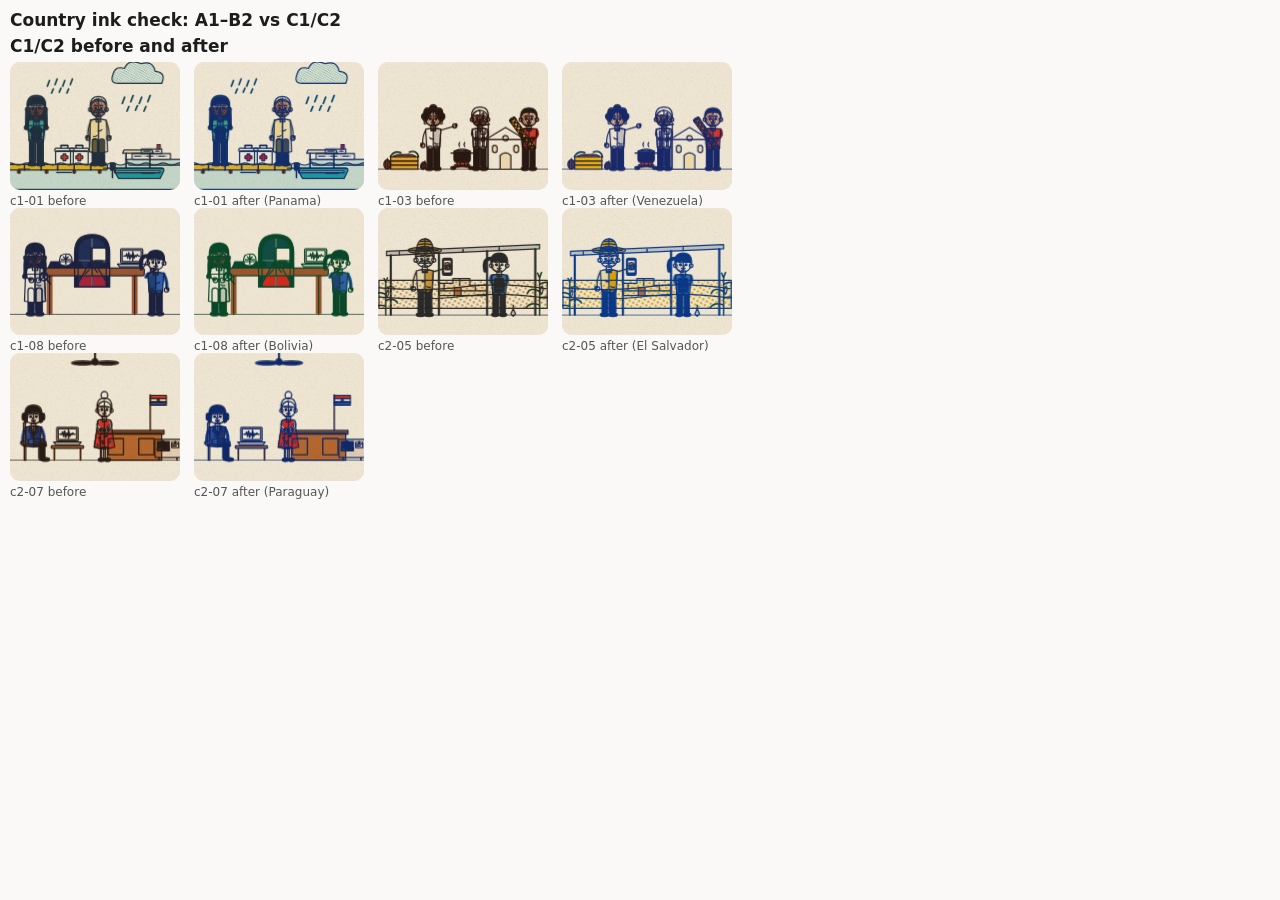
<file: docs/art-compare-4.html>
<!doctype html><meta charset="utf-8"><title>Art compare</title><style>body{font:12px system-ui;margin:10px;background:#faf9f7;color:#1d1d1d}h2{margin:10px 0 4px;font-size:15px}h1{font-size:17px;margin:0 0 6px}h3{margin:6px 0}.g{display:flex;gap:14px;flex-wrap:wrap}figure{margin:0;width:170px}.im svg{width:170px;height:auto;display:block;border-radius:10px;background:#efe6d3}figcaption{font-size:12px;margin-top:4px;color:#555}</style><h1>Country ink check: A1–B2 vs C1/C2</h1><h1>C1/C2 before and after</h1><div class="g"><figure><div class="im"><svg xmlns="http://www.w3.org/2000/svg" viewBox="0 0 400 300" width="400" height="300"><defs><pattern id="s1ffyq2j_1" width="4.5" height="4.5" patternUnits="userSpaceOnUse" patternTransform="rotate(30)"><circle cx="2.2" cy="2.2" r="1.35" fill="#9a4a2a"/></pattern><pattern id="s1ffyq2j_2" width="4.5" height="4.5" patternUnits="userSpaceOnUse" patternTransform="rotate(30)"><circle cx="2.2" cy="2.2" r="1.7" fill="#9a4a2a"/></pattern><pattern id="s1ffyq2j_3" width="4.5" height="4.5" patternUnits="userSpaceOnUse" patternTransform="rotate(30)"><circle cx="2.2" cy="2.2" r="2.05" fill="#9a4a2a"/></pattern><pattern id="d1ffyq2j" width="4.5" height="4.5" patternUnits="userSpaceOnUse" patternTransform="rotate(30)"><circle cx="2.2" cy="2.2" r="1.25" fill="#22303f"/></pattern><pattern id="d1ffyq2j_1" width="4.5" height="4.5" patternUnits="userSpaceOnUse" patternTransform="rotate(30)"><circle cx="2.2" cy="2.2" r="1.25" fill="#9a4a2a"/></pattern><pattern id="d1ffyq2j_2" width="4.5" height="4.5" patternUnits="userSpaceOnUse" patternTransform="rotate(30)"><circle cx="2.2" cy="2.2" r="1.25" fill="#e3b021"/></pattern><pattern id="d1ffyq2j_3" width="4.5" height="4.5" patternUnits="userSpaceOnUse" patternTransform="rotate(30)"><circle cx="2.2" cy="2.2" r="1.25" fill="#d9382c"/></pattern><pattern id="d1ffyq2j_4" width="4.5" height="4.5" patternUnits="userSpaceOnUse" patternTransform="rotate(30)"><circle cx="2.2" cy="2.2" r="1.25" fill="#1f9aa0"/></pattern><filter id="w1ffyq2j" x="-3%" y="-3%" width="106%" height="106%"><feTurbulence type="fractalNoise" baseFrequency="0.03" numOctaves="2" seed="4" result="n"/><feDisplacementMap in="SourceGraphic" in2="n" scale="2.5"/></filter><filter id="g1ffyq2j" x="0" y="0" width="100%" height="100%"><feTurbulence type="fractalNoise" baseFrequency="0.9" numOctaves="2" seed="2" result="n"/><feColorMatrix in="n" type="saturate" values="0"/></filter></defs><style>.dl1ffyq2j *{fill:none;stroke:#22303f;stroke-width:1.2;stroke-linecap:round;stroke-linejoin:round;vector-effect:non-scaling-stroke}</style><rect x="0" y="0" width="400" height="300" fill="#f3ead6"/><g transform="translate(2,1.5)" style="mix-blend-mode:multiply"><g transform="translate(300,70) scale(1.1,1.1)"><g fill="none" stroke="none"><path d="M-42,-18 Q-60,-18 -52,-38 Q-48,-56 -28,-50 Q-18,-72 8,-60 Q32,-68 38,-44 Q62,-42 52,-18Z"/></g></g><g transform="translate(300,112) scale(1,1)"><g fill="none" stroke="none"><path d="M-30,-30 l-6,16 M-10,-34 l-6,16 M10,-30 l-6,16 M30,-34 l-6,16 M-20,-8 l-5,12 M0,-10 l-5,12 M20,-8 l-5,12" fill="none" stroke="none" stroke-width="3"/></g></g><g transform="translate(120,70) scale(0.9,0.9)"><g fill="none" stroke="none"><path d="M-30,-30 l-6,16 M-10,-34 l-6,16 M10,-30 l-6,16 M30,-34 l-6,16 M-20,-8 l-5,12 M0,-10 l-5,12 M20,-8 l-5,12" fill="none" stroke="none" stroke-width="3"/></g></g><g transform="translate(345,242) scale(0.6,0.6)"><g fill="none" stroke="none"><path d="M-120,-22 H112 L96,0 H-108Z"/><rect x="-96" y="-44" width="150" height="22" fill="none"/><rect x="-60" y="-62" width="80" height="18" fill="none"/><path d="M-86,-34 H44 M-50,-54 H10" fill="none" stroke="none" stroke-width="1.8" stroke-linecap="round" stroke-linejoin="round" stroke-dasharray="6 6"/><rect x="2" y="-80" width="12" height="18" fill="none"/></g></g><g transform="translate(200,300) scale(1,1)"><g fill="none" stroke="none"><path d="M-210,-60 q10,-5 20,0 q10,5 20,0 q10,-5 20,0 q10,5 20,0 q10,-5 20,0 q10,5 20,0 q10,-5 20,0 q10,5 20,0 q10,-5 20,0 q10,5 20,0 q10,-5 20,0 q10,5 20,0 q10,-5 20,0 q10,5 20,0 q10,-5 20,0 q10,5 20,0 q10,-5 20,0 q10,5 20,0 q10,-5 20,0 q10,5 20,0 q10,-5 20,0 q10,5 20,0 V0 H-210Z"/><path d="M-180,-48 h26 M-90,-40 h34 M20,-50 h22 M110,-38 h30" fill="none" stroke="none" stroke-width="1.8" stroke-linecap="round" stroke-linejoin="round"/></g></g><g transform="translate(305,274) scale(0.8,0.8)"><g fill="none" stroke="none"><path d="M-74,-30 H66 Q74,-30 70,-20 L60,0 H-62 Q-72,-14 -74,-30Z"/><path d="M-74,-30 H66" fill="none" stroke="none" stroke-width="1.8" stroke-linecap="round" stroke-linejoin="round"/><rect x="-74" y="-22" width="134" height="5" fill="none"/><path d="M-40,-30 V-74 M30,-30 V-74" fill="none" stroke="none" stroke-width="3"/><path d="M-50,-74 H40 L36,-84 H-46Z" fill="none"/><rect x="-86" y="-46" width="14" height="22" rx="3" fill="none"/><path d="M-80,-24 V-2" fill="none" stroke="none" stroke-width="3"/></g></g><g transform="translate(112,262) scale(1.3,1.3)"><g fill="none" stroke="none"><rect x="-90" y="-16" width="180" height="10" rx="2"/><path d="M-70,-6 V0 M-20,-6 V0 M30,-6 V0 M76,-6 V0" fill="none" stroke="none" stroke-width="7"/><path d="M-60,-16 V-6 M-30,-16 V-6 M0,-16 V-6 M30,-16 V-6 M60,-16 V-6" fill="none" stroke="none" stroke-width="1.8" stroke-linecap="round" stroke-linejoin="round"/><rect x="74" y="-34" width="10" height="20" rx="2" fill="none"/></g></g><g transform="translate(128,241) scale(0.8,0.8)"><g fill="none" stroke="none"><rect x="-26" y="-40" width="52" height="40" rx="4"/><rect x="-28" y="-48" width="56" height="10" rx="3" fill="none"/><path d="M-10,-56 H10" fill="none" stroke="none" stroke-width="4"/><path d="M-10,-56 V-48 M10,-56 V-48" fill="none" stroke="none" stroke-width="1.8" stroke-linecap="round" stroke-linejoin="round"/><path d="M-4,-31 H4 V-25 H10 V-17 H4 V-11 H-4 V-17 H-10 V-25 H-4Z" fill="none"/></g></g><g transform="translate(163,241) scale(0.8,0.8)"><g fill="none" stroke="none"><rect x="-26" y="-40" width="52" height="40" rx="4"/><rect x="-28" y="-48" width="56" height="10" rx="3" fill="none"/><path d="M-10,-56 H10" fill="none" stroke="none" stroke-width="4"/><path d="M-10,-56 V-48 M10,-56 V-48" fill="none" stroke="none" stroke-width="1.8" stroke-linecap="round" stroke-linejoin="round"/><path d="M-4,-31 H4 V-25 H10 V-17 H4 V-11 H-4 V-17 H-10 V-25 H-4Z" fill="none"/></g></g><g transform="translate(62,241) scale(1,1)"><rect x="-16" y="-60" width="14" height="58" rx="6" fill="none"/><rect x="2" y="-60" width="14" height="58" rx="6" fill="none"/><rect x="2" y="-60" width="14" height="58" rx="6" fill="none"/><ellipse cx="-10" cy="-1" rx="10" ry="4.5" fill="none"/><ellipse cx="10" cy="-1" rx="10" ry="4.5" fill="none"/><g transform="translate(0,-133) scale(1.22) translate(0,128)"><path d="M-19,-128 Q-24,-92 -14,-94 L14,-94 Q24,-92 19,-128Z" fill="none"/></g><path d="M-20,-104 Q0,-110 20,-104 L17,-56 Q0,-50 -17,-56Z" fill="none"/><path d="M0,-107 Q10,-107 20,-104 L17,-56 Q8,-53 0,-52Z" fill="none"/><path d="M-20,-104 L-7,-105 L-4,-54 L-17,-56Z M20,-104 L7,-105 L4,-54 L17,-56Z" fill="none"/><path d="M-18,-78 H-6 M6,-78 H18 M-17,-66 H-5 M5,-66 H17" fill="none" stroke="none" stroke-width="3" stroke-linecap="round" stroke-linejoin="round"/><path d="M-7,-106 Q0,-98 7,-106" fill="none" stroke="none" stroke-width="1.6" stroke-linecap="round" stroke-linejoin="round"/><path d="M-9,-82 q4,5 10,3 M4,-68 q4,4 9,2" fill="none" stroke="none" stroke-width="1.4" stroke-linecap="round" stroke-linejoin="round"/><rect x="-6" y="-116" width="12" height="16" fill="none"/><path d="M-20,-102 Q-28,-84 -8,-78" fill="none" stroke="none" stroke-width="9" stroke-linecap="round"/><circle cx="-8" cy="-78" r="5.4" fill="none"/><ellipse cx="-12" cy="-80" rx="2" ry="3.4" fill="none"/><path d="M20,-102 Q28,-84 8,-78" fill="none" stroke="none" stroke-width="9" stroke-linecap="round"/><circle cx="8" cy="-78" r="5.4" fill="none"/><ellipse cx="12" cy="-80" rx="2" ry="3.4" fill="none"/><g transform="translate(0,-133) scale(1.22) translate(0,128)"><circle cx="-17" cy="-125" r="4" fill="none"/><circle cx="17" cy="-125" r="4" fill="none"/><circle cx="0" cy="-128" r="17" fill="none"/><path d="M0,-145 A17 17 0 0 1 0,-111Z" fill="none"/><circle cx="-6" cy="-127" r="2" fill="none"/><circle cx="6" cy="-127" r="2" fill="none"/><path d="M-9,-132 q3,-2 6,0 M3,-132 q3,-2 6,0" fill="none" stroke="none" stroke-width="1.5" stroke-linecap="round" stroke-linejoin="round"/><path d="M-1.5,-125 q-1.5,4 1.5,4.5" fill="none" stroke="none" stroke-width="1.4" stroke-linecap="round"/><path d="M-4,-119 Q0,-116 4,-119" fill="none" stroke="none" stroke-width="1.6" stroke-linecap="round" stroke-linejoin="round"/><path d="M0,-125 v3" fill="none" stroke="none" stroke-width="1.2" stroke-linecap="round" stroke-linejoin="round"/><path d="M-18,-131 Q-19,-152 0,-152 Q19,-152 18,-131 Q8,-139 -18,-131Z" fill="none"/><path d="M-15,-120 L-19,-92 M15,-120 L19,-92" fill="none" stroke="none" stroke-width="7" stroke-linecap="round"/><circle cx="-19" cy="-90" r="4" fill="none"/><circle cx="19" cy="-90" r="4" fill="none"/><circle cx="-17" cy="-118" r="2.6" fill="none" stroke="none" stroke-width="1.6"/><circle cx="17" cy="-118" r="2.6" fill="none" stroke="none" stroke-width="1.6"/></g></g><g transform="translate(62,185) scale(0.8,0.8)"><g fill="none" stroke="none"><rect x="-14" y="-40" width="28" height="38" rx="4"/><rect x="-11" y="-36" width="22" height="28" rx="1" fill="none"/><path d="M-7,-30 H7 M-7,-24 H5 M-7,-18 H7" fill="none" stroke="none" stroke-width="1.8" stroke-linecap="round" stroke-linejoin="round"/></g></g><g transform="translate(208,241) scale(-0.9,1)"><rect x="-16" y="-60" width="14" height="58" rx="6" fill="none"/><rect x="2" y="-60" width="14" height="58" rx="6" fill="none"/><rect x="2" y="-60" width="14" height="58" rx="6" fill="none"/><ellipse cx="-10" cy="-1" rx="10" ry="4.5" fill="none"/><ellipse cx="10" cy="-1" rx="10" ry="4.5" fill="none"/><path d="M-21,-104 Q0,-110 21,-104 L24,-30 Q0,-24 -24,-30Z" fill="none"/><path d="M0,-107 Q10,-107 21,-104 L24,-30 Q12,-27 0,-27Z" fill="none"/><path d="M0,-106 V-28" fill="none" stroke="none" stroke-width="1.4" stroke-linecap="round" stroke-linejoin="round"/><path d="M-9,-82 q4,5 10,3 M4,-68 q4,4 9,2" fill="none" stroke="none" stroke-width="1.4" stroke-linecap="round" stroke-linejoin="round"/><rect x="-6" y="-116" width="12" height="16" fill="none"/><path d="M-20,-102 Q-30,-82 -27,-64" fill="none" stroke="none" stroke-width="9" stroke-linecap="round"/><circle cx="-27" cy="-62" r="5.4" fill="none"/><ellipse cx="-31" cy="-64" rx="2" ry="3.4" fill="none"/><path d="M20,-102 Q30,-82 27,-64" fill="none" stroke="none" stroke-width="9" stroke-linecap="round"/><circle cx="27" cy="-62" r="5.4" fill="none"/><ellipse cx="31" cy="-64" rx="2" ry="3.4" fill="none"/><g transform="translate(0,-133) scale(1.22) translate(0,128)"><circle cx="-17" cy="-125" r="4" fill="none"/><circle cx="17" cy="-125" r="4" fill="none"/><circle cx="0" cy="-128" r="17" fill="none"/><path d="M0,-145 A17 17 0 0 1 0,-111Z" fill="none"/><circle cx="-6" cy="-127" r="2" fill="none"/><circle cx="6" cy="-127" r="2" fill="none"/><path d="M-9,-132 q3,-2 6,0 M3,-132 q3,-2 6,0" fill="none" stroke="none" stroke-width="1.5" stroke-linecap="round" stroke-linejoin="round"/><path d="M-1.5,-125 q-1.5,4 1.5,4.5" fill="none" stroke="none" stroke-width="1.4" stroke-linecap="round"/><path d="M-4,-119 Q0,-116 4,-119" fill="none" stroke="none" stroke-width="1.6" stroke-linecap="round" stroke-linejoin="round"/><path d="M0,-125 v3" fill="none" stroke="none" stroke-width="1.2" stroke-linecap="round" stroke-linejoin="round"/><path d="M-17.5,-129 Q-19,-150 0,-150 Q19,-150 17.5,-129 Q17,-138 12,-140 Q0,-143 -12,-140 Q-17,-138 -17.5,-129Z" fill="none"/><path d="M-12,-119 Q-9,-125 0,-123.5 Q9,-125 12,-119 Q6,-120.5 0,-118.5 Q-6,-120.5 -12,-119Z" fill="none" stroke="none" stroke-width="1.3" stroke-linejoin="round"/></g></g></g><g><g transform="translate(300,70) scale(1.1,1.1)"><g fill="url(#d1ffyq2j_4)" stroke="none"><path d="M-42,-18 Q-60,-18 -52,-38 Q-48,-56 -28,-50 Q-18,-72 8,-60 Q32,-68 38,-44 Q62,-42 52,-18Z"/></g></g><g transform="translate(300,112) scale(1,1)"><g fill="url(#d1ffyq2j_4)" stroke="none"><path d="M-30,-30 l-6,16 M-10,-34 l-6,16 M10,-30 l-6,16 M30,-34 l-6,16 M-20,-8 l-5,12 M0,-10 l-5,12 M20,-8 l-5,12" fill="none" stroke="#1f9aa0" stroke-width="3"/></g></g><g transform="translate(120,70) scale(0.9,0.9)"><g fill="url(#d1ffyq2j_4)" stroke="none"><path d="M-30,-30 l-6,16 M-10,-34 l-6,16 M10,-30 l-6,16 M30,-34 l-6,16 M-20,-8 l-5,12 M0,-10 l-5,12 M20,-8 l-5,12" fill="none" stroke="#1f9aa0" stroke-width="3"/></g></g><g transform="translate(345,242) scale(0.6,0.6)"><g fill="url(#d1ffyq2j_4)" stroke="none"><path d="M-120,-22 H112 L96,0 H-108Z"/><rect x="-96" y="-44" width="150" height="22" fill="#f3ead6"/><rect x="-60" y="-62" width="80" height="18" fill="#f3ead6"/><path d="M-86,-34 H44 M-50,-54 H10" fill="none" stroke="#22303f" stroke-width="1.8" stroke-linecap="round" stroke-linejoin="round" stroke-dasharray="6 6"/><rect x="2" y="-80" width="12" height="18" fill="#d9382c"/></g></g><g transform="translate(200,300) scale(1,1)"><g fill="url(#d1ffyq2j_4)" stroke="none"><path d="M-210,-60 q10,-5 20,0 q10,5 20,0 q10,-5 20,0 q10,5 20,0 q10,-5 20,0 q10,5 20,0 q10,-5 20,0 q10,5 20,0 q10,-5 20,0 q10,5 20,0 q10,-5 20,0 q10,5 20,0 q10,-5 20,0 q10,5 20,0 q10,-5 20,0 q10,5 20,0 q10,-5 20,0 q10,5 20,0 q10,-5 20,0 q10,5 20,0 q10,-5 20,0 q10,5 20,0 V0 H-210Z"/><path d="M-180,-48 h26 M-90,-40 h34 M20,-50 h22 M110,-38 h30" fill="none" stroke="#1f9aa0" stroke-width="1.8" stroke-linecap="round" stroke-linejoin="round"/></g></g><g transform="translate(305,274) scale(0.8,0.8)"><g fill="#1f9aa0" stroke="none"><path d="M-74,-30 H66 Q74,-30 70,-20 L60,0 H-62 Q-72,-14 -74,-30Z"/><path d="M-74,-30 H66" fill="none" stroke="#166c70" stroke-width="1.8" stroke-linecap="round" stroke-linejoin="round"/><rect x="-74" y="-22" width="134" height="5" fill="#f3ead6"/><path d="M-40,-30 V-74 M30,-30 V-74" fill="none" stroke="#22303f" stroke-width="3"/><path d="M-50,-74 H40 L36,-84 H-46Z" fill="url(#d1ffyq2j_2)"/><rect x="-86" y="-46" width="14" height="22" rx="3" fill="#22303f"/><path d="M-80,-24 V-2" fill="none" stroke="#22303f" stroke-width="3"/></g></g><g transform="translate(112,262) scale(1.3,1.3)"><g fill="#e3b021" stroke="none"><rect x="-90" y="-16" width="180" height="10" rx="2"/><path d="M-70,-6 V0 M-20,-6 V0 M30,-6 V0 M76,-6 V0" fill="none" stroke="#6c341d" stroke-width="7"/><path d="M-60,-16 V-6 M-30,-16 V-6 M0,-16 V-6 M30,-16 V-6 M60,-16 V-6" fill="none" stroke="#6c341d" stroke-width="1.8" stroke-linecap="round" stroke-linejoin="round"/><rect x="74" y="-34" width="10" height="20" rx="2" fill="#6c341d"/></g></g><g transform="translate(128,241) scale(0.8,0.8)"><g fill="#f3ead6" stroke="none"><rect x="-26" y="-40" width="52" height="40" rx="4"/><rect x="-28" y="-48" width="56" height="10" rx="3" fill="#f3ead6"/><path d="M-10,-56 H10" fill="none" stroke="#22303f" stroke-width="4"/><path d="M-10,-56 V-48 M10,-56 V-48" fill="none" stroke="#22303f" stroke-width="1.8" stroke-linecap="round" stroke-linejoin="round"/><path d="M-4,-31 H4 V-25 H10 V-17 H4 V-11 H-4 V-17 H-10 V-25 H-4Z" fill="#d9382c"/></g></g><g transform="translate(163,241) scale(0.8,0.8)"><g fill="#f3ead6" stroke="none"><rect x="-26" y="-40" width="52" height="40" rx="4"/><rect x="-28" y="-48" width="56" height="10" rx="3" fill="#f3ead6"/><path d="M-10,-56 H10" fill="none" stroke="#22303f" stroke-width="4"/><path d="M-10,-56 V-48 M10,-56 V-48" fill="none" stroke="#22303f" stroke-width="1.8" stroke-linecap="round" stroke-linejoin="round"/><path d="M-4,-31 H4 V-25 H10 V-17 H4 V-11 H-4 V-17 H-10 V-25 H-4Z" fill="#d9382c"/></g></g><g transform="translate(62,241) scale(1,1)"><rect x="-16" y="-60" width="14" height="58" rx="6" fill="#22303f"/><rect x="2" y="-60" width="14" height="58" rx="6" fill="#22303f"/><rect x="2" y="-60" width="14" height="58" rx="6" fill="#22303f"/><ellipse cx="-10" cy="-1" rx="10" ry="4.5" fill="#22303f"/><ellipse cx="10" cy="-1" rx="10" ry="4.5" fill="#22303f"/><g transform="translate(0,-133) scale(1.22) translate(0,128)"><path d="M-19,-128 Q-24,-92 -14,-94 L14,-94 Q24,-92 19,-128Z" fill="#22303f"/></g><path d="M-20,-104 Q0,-110 20,-104 L17,-56 Q0,-50 -17,-56Z" fill="#1f9aa0"/><path d="M0,-107 Q10,-107 20,-104 L17,-56 Q8,-53 0,-52Z" fill="#1f9aa0"/><path d="M-20,-104 L-7,-105 L-4,-54 L-17,-56Z M20,-104 L7,-105 L4,-54 L17,-56Z" fill="url(#d1ffyq2j_2)"/><path d="M-18,-78 H-6 M6,-78 H18 M-17,-66 H-5 M5,-66 H17" fill="none" stroke="#f3ead6" stroke-width="3" stroke-linecap="round" stroke-linejoin="round"/><path d="M-7,-106 Q0,-98 7,-106" fill="none" stroke="#166c70" stroke-width="1.6" stroke-linecap="round" stroke-linejoin="round"/><path d="M-9,-82 q4,5 10,3 M4,-68 q4,4 9,2" fill="none" stroke="#1f9aa0" stroke-width="1.4" stroke-linecap="round" stroke-linejoin="round"/><rect x="-6" y="-116" width="12" height="16" fill="url(#s1ffyq2j_2)"/><path d="M-20,-102 Q-28,-84 -8,-78" fill="none" stroke="#1f9aa0" stroke-width="9" stroke-linecap="round"/><circle cx="-8" cy="-78" r="5.4" fill="url(#s1ffyq2j_2)"/><ellipse cx="-12" cy="-80" rx="2" ry="3.4" fill="url(#s1ffyq2j_2)"/><path d="M20,-102 Q28,-84 8,-78" fill="none" stroke="#1f9aa0" stroke-width="9" stroke-linecap="round"/><circle cx="8" cy="-78" r="5.4" fill="url(#s1ffyq2j_2)"/><ellipse cx="12" cy="-80" rx="2" ry="3.4" fill="url(#s1ffyq2j_2)"/><g transform="translate(0,-133) scale(1.22) translate(0,128)"><circle cx="-17" cy="-125" r="4" fill="url(#s1ffyq2j_2)"/><circle cx="17" cy="-125" r="4" fill="url(#s1ffyq2j_2)"/><circle cx="0" cy="-128" r="17" fill="url(#s1ffyq2j_2)"/><path d="M0,-145 A17 17 0 0 1 0,-111Z" fill="url(#s1ffyq2j_2)"/><circle cx="-6" cy="-127" r="2" fill="#22303f"/><circle cx="6" cy="-127" r="2" fill="#22303f"/><path d="M-9,-132 q3,-2 6,0 M3,-132 q3,-2 6,0" fill="none" stroke="#22303f" stroke-width="1.5" stroke-linecap="round" stroke-linejoin="round"/><path d="M-1.5,-125 q-1.5,4 1.5,4.5" fill="none" stroke="#6c341d" stroke-width="1.4" stroke-linecap="round"/><path d="M-4,-119 Q0,-116 4,-119" fill="none" stroke="#22303f" stroke-width="1.6" stroke-linecap="round" stroke-linejoin="round"/><path d="M0,-125 v3" fill="none" stroke="#6c341d" stroke-width="1.2" stroke-linecap="round" stroke-linejoin="round"/><path d="M-18,-131 Q-19,-152 0,-152 Q19,-152 18,-131 Q8,-139 -18,-131Z" fill="#22303f"/><path d="M-15,-120 L-19,-92 M15,-120 L19,-92" fill="none" stroke="#22303f" stroke-width="7" stroke-linecap="round"/><circle cx="-19" cy="-90" r="4" fill="#22303f"/><circle cx="19" cy="-90" r="4" fill="#22303f"/><circle cx="-17" cy="-118" r="2.6" fill="none" stroke="url(#d1ffyq2j_2)" stroke-width="1.6"/><circle cx="17" cy="-118" r="2.6" fill="none" stroke="url(#d1ffyq2j_2)" stroke-width="1.6"/></g></g><g transform="translate(62,185) scale(0.8,0.8)"><g fill="#22303f" stroke="none"><rect x="-14" y="-40" width="28" height="38" rx="4"/><rect x="-11" y="-36" width="22" height="28" rx="1" fill="url(#d1ffyq2j_4)"/><path d="M-7,-30 H7 M-7,-24 H5 M-7,-18 H7" fill="none" stroke="#22303f" stroke-width="1.8" stroke-linecap="round" stroke-linejoin="round"/></g></g><g transform="translate(208,241) scale(-0.9,1)"><rect x="-16" y="-60" width="14" height="58" rx="6" fill="#22303f"/><rect x="2" y="-60" width="14" height="58" rx="6" fill="#22303f"/><rect x="2" y="-60" width="14" height="58" rx="6" fill="#22303f"/><ellipse cx="-10" cy="-1" rx="10" ry="4.5" fill="#22303f"/><ellipse cx="10" cy="-1" rx="10" ry="4.5" fill="#22303f"/><path d="M-21,-104 Q0,-110 21,-104 L24,-30 Q0,-24 -24,-30Z" fill="url(#d1ffyq2j_2)"/><path d="M0,-107 Q10,-107 21,-104 L24,-30 Q12,-27 0,-27Z" fill="url(#d1ffyq2j_2)"/><path d="M0,-106 V-28" fill="none" stroke="#e3b021" stroke-width="1.4" stroke-linecap="round" stroke-linejoin="round"/><path d="M-9,-82 q4,5 10,3 M4,-68 q4,4 9,2" fill="none" stroke="url(#d1ffyq2j_2)" stroke-width="1.4" stroke-linecap="round" stroke-linejoin="round"/><rect x="-6" y="-116" width="12" height="16" fill="url(#s1ffyq2j_3)"/><path d="M-20,-102 Q-30,-82 -27,-64" fill="none" stroke="url(#d1ffyq2j_2)" stroke-width="9" stroke-linecap="round"/><circle cx="-27" cy="-62" r="5.4" fill="url(#s1ffyq2j_3)"/><ellipse cx="-31" cy="-64" rx="2" ry="3.4" fill="url(#s1ffyq2j_3)"/><path d="M20,-102 Q30,-82 27,-64" fill="none" stroke="url(#d1ffyq2j_2)" stroke-width="9" stroke-linecap="round"/><circle cx="27" cy="-62" r="5.4" fill="url(#s1ffyq2j_3)"/><ellipse cx="31" cy="-64" rx="2" ry="3.4" fill="url(#s1ffyq2j_3)"/><g transform="translate(0,-133) scale(1.22) translate(0,128)"><circle cx="-17" cy="-125" r="4" fill="url(#s1ffyq2j_3)"/><circle cx="17" cy="-125" r="4" fill="url(#s1ffyq2j_3)"/><circle cx="0" cy="-128" r="17" fill="url(#s1ffyq2j_3)"/><path d="M0,-145 A17 17 0 0 1 0,-111Z" fill="url(#s1ffyq2j_3)"/><circle cx="-6" cy="-127" r="2" fill="#22303f"/><circle cx="6" cy="-127" r="2" fill="#22303f"/><path d="M-9,-132 q3,-2 6,0 M3,-132 q3,-2 6,0" fill="none" stroke="#22303f" stroke-width="1.5" stroke-linecap="round" stroke-linejoin="round"/><path d="M-1.5,-125 q-1.5,4 1.5,4.5" fill="none" stroke="#6c341d" stroke-width="1.4" stroke-linecap="round"/><path d="M-4,-119 Q0,-116 4,-119" fill="none" stroke="#22303f" stroke-width="1.6" stroke-linecap="round" stroke-linejoin="round"/><path d="M0,-125 v3" fill="none" stroke="#6c341d" stroke-width="1.2" stroke-linecap="round" stroke-linejoin="round"/><path d="M-17.5,-129 Q-19,-150 0,-150 Q19,-150 17.5,-129 Q17,-138 12,-140 Q0,-143 -12,-140 Q-17,-138 -17.5,-129Z" fill="url(#d1ffyq2j)"/><path d="M-12,-119 Q-9,-125 0,-123.5 Q9,-125 12,-119 Q6,-120.5 0,-118.5 Q-6,-120.5 -12,-119Z" fill="url(#d1ffyq2j)" stroke="#22303f" stroke-width="1.3" stroke-linejoin="round"/></g></g></g><g class="dl1ffyq2j" filter="url(#w1ffyq2j)"><g transform="translate(300,70) scale(1.1,1.1)"><g fill="#9fb1bf" stroke="none"><path d="M-42,-18 Q-60,-18 -52,-38 Q-48,-56 -28,-50 Q-18,-72 8,-60 Q32,-68 38,-44 Q62,-42 52,-18Z"/></g></g><g transform="translate(300,112) scale(1,1)"><g fill="#BCD7E0" stroke="none"><path d="M-30,-30 l-6,16 M-10,-34 l-6,16 M10,-30 l-6,16 M30,-34 l-6,16 M-20,-8 l-5,12 M0,-10 l-5,12 M20,-8 l-5,12" fill="none" stroke="#5B8FA0" stroke-width="3"/></g></g><g transform="translate(120,70) scale(0.9,0.9)"><g fill="#BCD7E0" stroke="none"><path d="M-30,-30 l-6,16 M-10,-34 l-6,16 M10,-30 l-6,16 M30,-34 l-6,16 M-20,-8 l-5,12 M0,-10 l-5,12 M20,-8 l-5,12" fill="none" stroke="#5B8FA0" stroke-width="3"/></g></g><g transform="translate(345,242) scale(0.6,0.6)"><g fill="#9fb1bf" stroke="none"><path d="M-120,-22 H112 L96,0 H-108Z"/><rect x="-96" y="-44" width="150" height="22" fill="#F7F2EA"/><rect x="-60" y="-62" width="80" height="18" fill="#F7F2EA"/><path d="M-86,-34 H44 M-50,-54 H10" fill="none" stroke="#5a6570" stroke-width="1.8" stroke-linecap="round" stroke-linejoin="round" stroke-dasharray="6 6"/><rect x="2" y="-80" width="12" height="18" fill="#D8352A"/></g></g><g transform="translate(200,300) scale(1,1)"><g fill="#9fd8d8" stroke="none"><path d="M-210,-60 q10,-5 20,0 q10,5 20,0 q10,-5 20,0 q10,5 20,0 q10,-5 20,0 q10,5 20,0 q10,-5 20,0 q10,5 20,0 q10,-5 20,0 q10,5 20,0 q10,-5 20,0 q10,5 20,0 q10,-5 20,0 q10,5 20,0 q10,-5 20,0 q10,5 20,0 q10,-5 20,0 q10,5 20,0 q10,-5 20,0 q10,5 20,0 q10,-5 20,0 q10,5 20,0 V0 H-210Z"/><path d="M-180,-48 h26 M-90,-40 h34 M20,-50 h22 M110,-38 h30" fill="none" stroke="#1f7a80" stroke-width="1.8" stroke-linecap="round" stroke-linejoin="round"/></g></g><g transform="translate(305,274) scale(0.8,0.8)"><g fill="#3a6ea5" stroke="none"><path d="M-74,-30 H66 Q74,-30 70,-20 L60,0 H-62 Q-72,-14 -74,-30Z"/><path d="M-74,-30 H66" fill="none" stroke="#1f3b5c" stroke-width="1.8" stroke-linecap="round" stroke-linejoin="round"/><rect x="-74" y="-22" width="134" height="5" fill="#F7F2EA"/><path d="M-40,-30 V-74 M30,-30 V-74" fill="none" stroke="#8a8176" stroke-width="3"/><path d="M-50,-74 H40 L36,-84 H-46Z" fill="#E8A23B"/><rect x="-86" y="-46" width="14" height="22" rx="3" fill="#2b3138"/><path d="M-80,-24 V-2" fill="none" stroke="#2b3138" stroke-width="3"/></g></g><g transform="translate(112,262) scale(1.3,1.3)"><g fill="#9a6b45" stroke="none"><rect x="-90" y="-16" width="180" height="10" rx="2"/><path d="M-70,-6 V0 M-20,-6 V0 M30,-6 V0 M76,-6 V0" fill="none" stroke="#5E3B26" stroke-width="7"/><path d="M-60,-16 V-6 M-30,-16 V-6 M0,-16 V-6 M30,-16 V-6 M60,-16 V-6" fill="none" stroke="#5E3B26" stroke-width="1.8" stroke-linecap="round" stroke-linejoin="round"/><rect x="74" y="-34" width="10" height="20" rx="2" fill="#5E3B26"/></g></g><g transform="translate(128,241) scale(0.8,0.8)"><g fill="#F7F2EA" stroke="none"><rect x="-26" y="-40" width="52" height="40" rx="4"/><rect x="-28" y="-48" width="56" height="10" rx="3" fill="#E4DCCF"/><path d="M-10,-56 H10" fill="none" stroke="#8a8176" stroke-width="4"/><path d="M-10,-56 V-48 M10,-56 V-48" fill="none" stroke="#8a8176" stroke-width="1.8" stroke-linecap="round" stroke-linejoin="round"/><path d="M-4,-31 H4 V-25 H10 V-17 H4 V-11 H-4 V-17 H-10 V-25 H-4Z" fill="#D8352A"/></g></g><g transform="translate(163,241) scale(0.8,0.8)"><g fill="#F7F2EA" stroke="none"><rect x="-26" y="-40" width="52" height="40" rx="4"/><rect x="-28" y="-48" width="56" height="10" rx="3" fill="#E4DCCF"/><path d="M-10,-56 H10" fill="none" stroke="#8a8176" stroke-width="4"/><path d="M-10,-56 V-48 M10,-56 V-48" fill="none" stroke="#8a8176" stroke-width="1.8" stroke-linecap="round" stroke-linejoin="round"/><path d="M-4,-31 H4 V-25 H10 V-17 H4 V-11 H-4 V-17 H-10 V-25 H-4Z" fill="#D8352A"/></g></g><g transform="translate(62,241) scale(1,1)"><rect x="-16" y="-60" width="14" height="58" rx="6" fill="#2E3A3F"/><rect x="2" y="-60" width="14" height="58" rx="6" fill="#2E3A3F"/><rect x="2" y="-60" width="14" height="58" rx="6" fill="#273136"/><ellipse cx="-10" cy="-1" rx="10" ry="4.5" fill="#2b2b2b"/><ellipse cx="10" cy="-1" rx="10" ry="4.5" fill="#2b2b2b"/><g transform="translate(0,-133) scale(1.22) translate(0,128)"><path d="M-19,-128 Q-24,-92 -14,-94 L14,-94 Q24,-92 19,-128Z" fill="#1c1512"/></g><path d="M-20,-104 Q0,-110 20,-104 L17,-56 Q0,-50 -17,-56Z" fill="#3a6ea5"/><path d="M0,-107 Q10,-107 20,-104 L17,-56 Q8,-53 0,-52Z" fill="#315e8c"/><path d="M-20,-104 L-7,-105 L-4,-54 L-17,-56Z M20,-104 L7,-105 L4,-54 L17,-56Z" fill="#E3D23A"/><path d="M-18,-78 H-6 M6,-78 H18 M-17,-66 H-5 M5,-66 H17" fill="none" stroke="#F7F2EA" stroke-width="3" stroke-linecap="round" stroke-linejoin="round"/><path d="M-7,-106 Q0,-98 7,-106" fill="none" stroke="#294d74" stroke-width="1.6" stroke-linecap="round" stroke-linejoin="round"/><path d="M-9,-82 q4,5 10,3 M4,-68 q4,4 9,2" fill="none" stroke="#2e5884" stroke-width="1.4" stroke-linecap="round" stroke-linejoin="round"/><rect x="-6" y="-116" width="12" height="16" fill="#6b4128"/><path d="M-20,-102 Q-28,-84 -8,-78" fill="none" stroke="#3a6ea5" stroke-width="9" stroke-linecap="round"/><circle cx="-8" cy="-78" r="5.4" fill="#7a4a2e"/><ellipse cx="-12" cy="-80" rx="2" ry="3.4" fill="#7a4a2e"/><path d="M20,-102 Q28,-84 8,-78" fill="none" stroke="#3a6ea5" stroke-width="9" stroke-linecap="round"/><circle cx="8" cy="-78" r="5.4" fill="#7a4a2e"/><ellipse cx="12" cy="-80" rx="2" ry="3.4" fill="#7a4a2e"/><g transform="translate(0,-133) scale(1.22) translate(0,128)"><circle cx="-17" cy="-125" r="4" fill="#70442a"/><circle cx="17" cy="-125" r="4" fill="#70442a"/><circle cx="0" cy="-128" r="17" fill="#7a4a2e"/><path d="M0,-145 A17 17 0 0 1 0,-111Z" fill="#683f27"/><circle cx="-6" cy="-127" r="2" fill="#2a1d16"/><circle cx="6" cy="-127" r="2" fill="#2a1d16"/><path d="M-9,-132 q3,-2 6,0 M3,-132 q3,-2 6,0" fill="none" stroke="#1c1512" stroke-width="1.5" stroke-linecap="round" stroke-linejoin="round"/><path d="M-1.5,-125 q-1.5,4 1.5,4.5" fill="none" stroke="#553420" stroke-width="1.4" stroke-linecap="round"/><path d="M-4,-119 Q0,-116 4,-119" fill="none" stroke="#2a1d16" stroke-width="1.6" stroke-linecap="round" stroke-linejoin="round"/><path d="M0,-125 v3" fill="none" stroke="#553420" stroke-width="1.2" stroke-linecap="round" stroke-linejoin="round"/><path d="M-18,-131 Q-19,-152 0,-152 Q19,-152 18,-131 Q8,-139 -18,-131Z" fill="#1c1512"/><path d="M-15,-120 L-19,-92 M15,-120 L19,-92" fill="none" stroke="#1c1512" stroke-width="7" stroke-linecap="round"/><circle cx="-19" cy="-90" r="4" fill="#1c1512"/><circle cx="19" cy="-90" r="4" fill="#1c1512"/><circle cx="-17" cy="-118" r="2.6" fill="none" stroke="#E8A23B" stroke-width="1.6"/><circle cx="17" cy="-118" r="2.6" fill="none" stroke="#E8A23B" stroke-width="1.6"/></g></g><g transform="translate(62,185) scale(0.8,0.8)"><g fill="#44505c" stroke="none"><rect x="-14" y="-40" width="28" height="38" rx="4"/><rect x="-11" y="-36" width="22" height="28" rx="1" fill="#BCD7E0"/><path d="M-7,-30 H7 M-7,-24 H5 M-7,-18 H7" fill="none" stroke="#1f2730" stroke-width="1.8" stroke-linecap="round" stroke-linejoin="round"/></g></g><g transform="translate(208,241) scale(-0.9,1)"><rect x="-16" y="-60" width="14" height="58" rx="6" fill="#3A4A5C"/><rect x="2" y="-60" width="14" height="58" rx="6" fill="#3A4A5C"/><rect x="2" y="-60" width="14" height="58" rx="6" fill="#313f4e"/><ellipse cx="-10" cy="-1" rx="10" ry="4.5" fill="#2b2b2b"/><ellipse cx="10" cy="-1" rx="10" ry="4.5" fill="#2b2b2b"/><path d="M-21,-104 Q0,-110 21,-104 L24,-30 Q0,-24 -24,-30Z" fill="#E8C030"/><path d="M0,-107 Q10,-107 21,-104 L24,-30 Q12,-27 0,-27Z" fill="#c5a329"/><path d="M0,-106 V-28" fill="none" stroke="#977d1f" stroke-width="1.4" stroke-linecap="round" stroke-linejoin="round"/><path d="M-9,-82 q4,5 10,3 M4,-68 q4,4 9,2" fill="none" stroke="#ba9a26" stroke-width="1.4" stroke-linecap="round" stroke-linejoin="round"/><rect x="-6" y="-116" width="12" height="16" fill="#482c20"/><path d="M-20,-102 Q-30,-82 -27,-64" fill="none" stroke="#E8C030" stroke-width="9" stroke-linecap="round"/><circle cx="-27" cy="-62" r="5.4" fill="#523224"/><ellipse cx="-31" cy="-64" rx="2" ry="3.4" fill="#523224"/><path d="M20,-102 Q30,-82 27,-64" fill="none" stroke="#E8C030" stroke-width="9" stroke-linecap="round"/><circle cx="27" cy="-62" r="5.4" fill="#523224"/><ellipse cx="31" cy="-64" rx="2" ry="3.4" fill="#523224"/><g transform="translate(0,-133) scale(1.22) translate(0,128)"><circle cx="-17" cy="-125" r="4" fill="#4b2e21"/><circle cx="17" cy="-125" r="4" fill="#4b2e21"/><circle cx="0" cy="-128" r="17" fill="#523224"/><path d="M0,-145 A17 17 0 0 1 0,-111Z" fill="#462b1f"/><circle cx="-6" cy="-127" r="2" fill="#2a1d16"/><circle cx="6" cy="-127" r="2" fill="#2a1d16"/><path d="M-9,-132 q3,-2 6,0 M3,-132 q3,-2 6,0" fill="none" stroke="#8a8a8a" stroke-width="1.5" stroke-linecap="round" stroke-linejoin="round"/><path d="M-1.5,-125 q-1.5,4 1.5,4.5" fill="none" stroke="#392319" stroke-width="1.4" stroke-linecap="round"/><path d="M-4,-119 Q0,-116 4,-119" fill="none" stroke="#2a1d16" stroke-width="1.6" stroke-linecap="round" stroke-linejoin="round"/><path d="M0,-125 v3" fill="none" stroke="#392319" stroke-width="1.2" stroke-linecap="round" stroke-linejoin="round"/><path d="M-17.5,-129 Q-19,-150 0,-150 Q19,-150 17.5,-129 Q17,-138 12,-140 Q0,-143 -12,-140 Q-17,-138 -17.5,-129Z" fill="#cfcfcf"/><path d="M-12,-119 Q-9,-125 0,-123.5 Q9,-125 12,-119 Q6,-120.5 0,-118.5 Q-6,-120.5 -12,-119Z" fill="#a9a9a9" stroke="#2a1d16" stroke-width="1.3" stroke-linejoin="round"/></g></g></g><rect x="0" y="0" width="400" height="300" filter="url(#g1ffyq2j)" opacity=".2" style="mix-blend-mode:multiply"/></svg></div><figcaption>c1-01 before</figcaption></figure><figure><div class="im"><svg xmlns="http://www.w3.org/2000/svg" viewBox="0 0 400 300" width="400" height="300"><defs><pattern id="sbul8ma_1" width="4.5" height="4.5" patternUnits="userSpaceOnUse" patternTransform="rotate(30)"><circle cx="2.2" cy="2.2" r="1.35" fill="#9a4a2a"/></pattern><pattern id="sbul8ma_2" width="4.5" height="4.5" patternUnits="userSpaceOnUse" patternTransform="rotate(30)"><circle cx="2.2" cy="2.2" r="1.7" fill="#9a4a2a"/></pattern><pattern id="sbul8ma_3" width="4.5" height="4.5" patternUnits="userSpaceOnUse" patternTransform="rotate(30)"><circle cx="2.2" cy="2.2" r="2.05" fill="#9a4a2a"/></pattern><pattern id="dbul8ma" width="4.5" height="4.5" patternUnits="userSpaceOnUse" patternTransform="rotate(30)"><circle cx="2.2" cy="2.2" r="1.25" fill="#14306b"/></pattern><pattern id="dbul8ma_1" width="4.5" height="4.5" patternUnits="userSpaceOnUse" patternTransform="rotate(30)"><circle cx="2.2" cy="2.2" r="1.25" fill="#9a4a2a"/></pattern><pattern id="dbul8ma_2" width="4.5" height="4.5" patternUnits="userSpaceOnUse" patternTransform="rotate(30)"><circle cx="2.2" cy="2.2" r="1.25" fill="#d21034"/></pattern><pattern id="dbul8ma_3" width="4.5" height="4.5" patternUnits="userSpaceOnUse" patternTransform="rotate(30)"><circle cx="2.2" cy="2.2" r="1.25" fill="#e3b021"/></pattern><pattern id="dbul8ma_4" width="4.5" height="4.5" patternUnits="userSpaceOnUse" patternTransform="rotate(30)"><circle cx="2.2" cy="2.2" r="1.25" fill="#1f9aa0"/></pattern><filter id="wbul8ma" x="-3%" y="-3%" width="106%" height="106%"><feTurbulence type="fractalNoise" baseFrequency="0.03" numOctaves="2" seed="4" result="n"/><feDisplacementMap in="SourceGraphic" in2="n" scale="2.5"/></filter><filter id="gbul8ma" x="0" y="0" width="100%" height="100%"><feTurbulence type="fractalNoise" baseFrequency="0.9" numOctaves="2" seed="2" result="n"/><feColorMatrix in="n" type="saturate" values="0"/></filter></defs><style>.dlbul8ma *{fill:none;stroke:#14306b;stroke-width:1.2;stroke-linecap:round;stroke-linejoin:round;vector-effect:non-scaling-stroke}</style><rect x="0" y="0" width="400" height="300" fill="#f3ead6"/><g transform="translate(2,1.5)" style="mix-blend-mode:multiply"><g transform="translate(300,70) scale(1.1,1.1)"><g fill="none" stroke="none"><path d="M-42,-18 Q-60,-18 -52,-38 Q-48,-56 -28,-50 Q-18,-72 8,-60 Q32,-68 38,-44 Q62,-42 52,-18Z"/></g></g><g transform="translate(300,112) scale(1,1)"><g fill="none" stroke="none"><path d="M-30,-30 l-6,16 M-10,-34 l-6,16 M10,-30 l-6,16 M30,-34 l-6,16 M-20,-8 l-5,12 M0,-10 l-5,12 M20,-8 l-5,12" fill="none" stroke="none" stroke-width="3"/></g></g><g transform="translate(120,70) scale(0.9,0.9)"><g fill="none" stroke="none"><path d="M-30,-30 l-6,16 M-10,-34 l-6,16 M10,-30 l-6,16 M30,-34 l-6,16 M-20,-8 l-5,12 M0,-10 l-5,12 M20,-8 l-5,12" fill="none" stroke="none" stroke-width="3"/></g></g><g transform="translate(345,242) scale(0.6,0.6)"><g fill="none" stroke="none"><path d="M-120,-22 H112 L96,0 H-108Z"/><rect x="-96" y="-44" width="150" height="22" fill="none"/><rect x="-60" y="-62" width="80" height="18" fill="none"/><path d="M-86,-34 H44 M-50,-54 H10" fill="none" stroke="none" stroke-width="1.8" stroke-linecap="round" stroke-linejoin="round" stroke-dasharray="6 6"/><rect x="2" y="-80" width="12" height="18" fill="none"/></g></g><g transform="translate(200,300) scale(1,1)"><g fill="none" stroke="none"><path d="M-210,-60 q10,-5 20,0 q10,5 20,0 q10,-5 20,0 q10,5 20,0 q10,-5 20,0 q10,5 20,0 q10,-5 20,0 q10,5 20,0 q10,-5 20,0 q10,5 20,0 q10,-5 20,0 q10,5 20,0 q10,-5 20,0 q10,5 20,0 q10,-5 20,0 q10,5 20,0 q10,-5 20,0 q10,5 20,0 q10,-5 20,0 q10,5 20,0 q10,-5 20,0 q10,5 20,0 V0 H-210Z"/><path d="M-180,-48 h26 M-90,-40 h34 M20,-50 h22 M110,-38 h30" fill="none" stroke="none" stroke-width="1.8" stroke-linecap="round" stroke-linejoin="round"/></g></g><g transform="translate(305,274) scale(0.8,0.8)"><g fill="none" stroke="none"><path d="M-74,-30 H66 Q74,-30 70,-20 L60,0 H-62 Q-72,-14 -74,-30Z"/><path d="M-74,-30 H66" fill="none" stroke="none" stroke-width="1.8" stroke-linecap="round" stroke-linejoin="round"/><rect x="-74" y="-22" width="134" height="5" fill="none"/><path d="M-40,-30 V-74 M30,-30 V-74" fill="none" stroke="none" stroke-width="3"/><path d="M-50,-74 H40 L36,-84 H-46Z" fill="none"/><rect x="-86" y="-46" width="14" height="22" rx="3" fill="none"/><path d="M-80,-24 V-2" fill="none" stroke="none" stroke-width="3"/></g></g><g transform="translate(112,262) scale(1.3,1.3)"><g fill="none" stroke="none"><rect x="-90" y="-16" width="180" height="10" rx="2"/><path d="M-70,-6 V0 M-20,-6 V0 M30,-6 V0 M76,-6 V0" fill="none" stroke="none" stroke-width="7"/><path d="M-60,-16 V-6 M-30,-16 V-6 M0,-16 V-6 M30,-16 V-6 M60,-16 V-6" fill="none" stroke="none" stroke-width="1.8" stroke-linecap="round" stroke-linejoin="round"/><rect x="74" y="-34" width="10" height="20" rx="2" fill="none"/></g></g><g transform="translate(128,241) scale(0.8,0.8)"><g fill="none" stroke="none"><rect x="-26" y="-40" width="52" height="40" rx="4"/><rect x="-28" y="-48" width="56" height="10" rx="3" fill="none"/><path d="M-10,-56 H10" fill="none" stroke="none" stroke-width="4"/><path d="M-10,-56 V-48 M10,-56 V-48" fill="none" stroke="none" stroke-width="1.8" stroke-linecap="round" stroke-linejoin="round"/><path d="M-4,-31 H4 V-25 H10 V-17 H4 V-11 H-4 V-17 H-10 V-25 H-4Z" fill="none"/></g></g><g transform="translate(163,241) scale(0.8,0.8)"><g fill="none" stroke="none"><rect x="-26" y="-40" width="52" height="40" rx="4"/><rect x="-28" y="-48" width="56" height="10" rx="3" fill="none"/><path d="M-10,-56 H10" fill="none" stroke="none" stroke-width="4"/><path d="M-10,-56 V-48 M10,-56 V-48" fill="none" stroke="none" stroke-width="1.8" stroke-linecap="round" stroke-linejoin="round"/><path d="M-4,-31 H4 V-25 H10 V-17 H4 V-11 H-4 V-17 H-10 V-25 H-4Z" fill="none"/></g></g><g transform="translate(62,241) scale(1,1)"><rect x="-16" y="-60" width="14" height="58" rx="6" fill="none"/><rect x="2" y="-60" width="14" height="58" rx="6" fill="none"/><rect x="2" y="-60" width="14" height="58" rx="6" fill="none"/><ellipse cx="-10" cy="-1" rx="10" ry="4.5" fill="none"/><ellipse cx="10" cy="-1" rx="10" ry="4.5" fill="none"/><g transform="translate(0,-133) scale(1.22) translate(0,128)"><path d="M-19,-128 Q-24,-92 -14,-94 L14,-94 Q24,-92 19,-128Z" fill="none"/></g><path d="M-20,-104 Q0,-110 20,-104 L17,-56 Q0,-50 -17,-56Z" fill="none"/><path d="M0,-107 Q10,-107 20,-104 L17,-56 Q8,-53 0,-52Z" fill="none"/><path d="M-20,-104 L-7,-105 L-4,-54 L-17,-56Z M20,-104 L7,-105 L4,-54 L17,-56Z" fill="none"/><path d="M-18,-78 H-6 M6,-78 H18 M-17,-66 H-5 M5,-66 H17" fill="none" stroke="none" stroke-width="3" stroke-linecap="round" stroke-linejoin="round"/><path d="M-7,-106 Q0,-98 7,-106" fill="none" stroke="none" stroke-width="1.6" stroke-linecap="round" stroke-linejoin="round"/><path d="M-9,-82 q4,5 10,3 M4,-68 q4,4 9,2" fill="none" stroke="none" stroke-width="1.4" stroke-linecap="round" stroke-linejoin="round"/><rect x="-6" y="-116" width="12" height="16" fill="none"/><path d="M-20,-102 Q-28,-84 -8,-78" fill="none" stroke="none" stroke-width="9" stroke-linecap="round"/><circle cx="-8" cy="-78" r="5.4" fill="none"/><ellipse cx="-12" cy="-80" rx="2" ry="3.4" fill="none"/><path d="M20,-102 Q28,-84 8,-78" fill="none" stroke="none" stroke-width="9" stroke-linecap="round"/><circle cx="8" cy="-78" r="5.4" fill="none"/><ellipse cx="12" cy="-80" rx="2" ry="3.4" fill="none"/><g transform="translate(0,-133) scale(1.22) translate(0,128)"><circle cx="-17" cy="-125" r="4" fill="none"/><circle cx="17" cy="-125" r="4" fill="none"/><circle cx="0" cy="-128" r="17" fill="none"/><path d="M0,-145 A17 17 0 0 1 0,-111Z" fill="none"/><circle cx="-6" cy="-127" r="2" fill="none"/><circle cx="6" cy="-127" r="2" fill="none"/><path d="M-9,-132 q3,-2 6,0 M3,-132 q3,-2 6,0" fill="none" stroke="none" stroke-width="1.5" stroke-linecap="round" stroke-linejoin="round"/><path d="M-1.5,-125 q-1.5,4 1.5,4.5" fill="none" stroke="none" stroke-width="1.4" stroke-linecap="round"/><path d="M-4,-119 Q0,-116 4,-119" fill="none" stroke="none" stroke-width="1.6" stroke-linecap="round" stroke-linejoin="round"/><path d="M0,-125 v3" fill="none" stroke="none" stroke-width="1.2" stroke-linecap="round" stroke-linejoin="round"/><path d="M-18,-131 Q-19,-152 0,-152 Q19,-152 18,-131 Q8,-139 -18,-131Z" fill="none"/><path d="M-15,-120 L-19,-92 M15,-120 L19,-92" fill="none" stroke="none" stroke-width="7" stroke-linecap="round"/><circle cx="-19" cy="-90" r="4" fill="none"/><circle cx="19" cy="-90" r="4" fill="none"/><circle cx="-17" cy="-118" r="2.6" fill="none" stroke="none" stroke-width="1.6"/><circle cx="17" cy="-118" r="2.6" fill="none" stroke="none" stroke-width="1.6"/></g></g><g transform="translate(62,185) scale(0.8,0.8)"><g fill="none" stroke="none"><rect x="-14" y="-40" width="28" height="38" rx="4"/><rect x="-11" y="-36" width="22" height="28" rx="1" fill="none"/><path d="M-7,-30 H7 M-7,-24 H5 M-7,-18 H7" fill="none" stroke="none" stroke-width="1.8" stroke-linecap="round" stroke-linejoin="round"/></g></g><g transform="translate(208,241) scale(-0.9,1)"><rect x="-16" y="-60" width="14" height="58" rx="6" fill="none"/><rect x="2" y="-60" width="14" height="58" rx="6" fill="none"/><rect x="2" y="-60" width="14" height="58" rx="6" fill="none"/><ellipse cx="-10" cy="-1" rx="10" ry="4.5" fill="none"/><ellipse cx="10" cy="-1" rx="10" ry="4.5" fill="none"/><path d="M-21,-104 Q0,-110 21,-104 L24,-30 Q0,-24 -24,-30Z" fill="none"/><path d="M0,-107 Q10,-107 21,-104 L24,-30 Q12,-27 0,-27Z" fill="none"/><path d="M0,-106 V-28" fill="none" stroke="none" stroke-width="1.4" stroke-linecap="round" stroke-linejoin="round"/><path d="M-9,-82 q4,5 10,3 M4,-68 q4,4 9,2" fill="none" stroke="none" stroke-width="1.4" stroke-linecap="round" stroke-linejoin="round"/><rect x="-6" y="-116" width="12" height="16" fill="none"/><path d="M-20,-102 Q-30,-82 -27,-64" fill="none" stroke="none" stroke-width="9" stroke-linecap="round"/><circle cx="-27" cy="-62" r="5.4" fill="none"/><ellipse cx="-31" cy="-64" rx="2" ry="3.4" fill="none"/><path d="M20,-102 Q30,-82 27,-64" fill="none" stroke="none" stroke-width="9" stroke-linecap="round"/><circle cx="27" cy="-62" r="5.4" fill="none"/><ellipse cx="31" cy="-64" rx="2" ry="3.4" fill="none"/><g transform="translate(0,-133) scale(1.22) translate(0,128)"><circle cx="-17" cy="-125" r="4" fill="none"/><circle cx="17" cy="-125" r="4" fill="none"/><circle cx="0" cy="-128" r="17" fill="none"/><path d="M0,-145 A17 17 0 0 1 0,-111Z" fill="none"/><circle cx="-6" cy="-127" r="2" fill="none"/><circle cx="6" cy="-127" r="2" fill="none"/><path d="M-9,-132 q3,-2 6,0 M3,-132 q3,-2 6,0" fill="none" stroke="none" stroke-width="1.5" stroke-linecap="round" stroke-linejoin="round"/><path d="M-1.5,-125 q-1.5,4 1.5,4.5" fill="none" stroke="none" stroke-width="1.4" stroke-linecap="round"/><path d="M-4,-119 Q0,-116 4,-119" fill="none" stroke="none" stroke-width="1.6" stroke-linecap="round" stroke-linejoin="round"/><path d="M0,-125 v3" fill="none" stroke="none" stroke-width="1.2" stroke-linecap="round" stroke-linejoin="round"/><path d="M-17.5,-129 Q-19,-150 0,-150 Q19,-150 17.5,-129 Q17,-138 12,-140 Q0,-143 -12,-140 Q-17,-138 -17.5,-129Z" fill="none"/><path d="M-12,-119 Q-9,-125 0,-123.5 Q9,-125 12,-119 Q6,-120.5 0,-118.5 Q-6,-120.5 -12,-119Z" fill="none" stroke="none" stroke-width="1.3" stroke-linejoin="round"/></g></g></g><g><g transform="translate(300,70) scale(1.1,1.1)"><g fill="url(#dbul8ma_4)" stroke="none"><path d="M-42,-18 Q-60,-18 -52,-38 Q-48,-56 -28,-50 Q-18,-72 8,-60 Q32,-68 38,-44 Q62,-42 52,-18Z"/></g></g><g transform="translate(300,112) scale(1,1)"><g fill="url(#dbul8ma_4)" stroke="none"><path d="M-30,-30 l-6,16 M-10,-34 l-6,16 M10,-30 l-6,16 M30,-34 l-6,16 M-20,-8 l-5,12 M0,-10 l-5,12 M20,-8 l-5,12" fill="none" stroke="#1f9aa0" stroke-width="3"/></g></g><g transform="translate(120,70) scale(0.9,0.9)"><g fill="url(#dbul8ma_4)" stroke="none"><path d="M-30,-30 l-6,16 M-10,-34 l-6,16 M10,-30 l-6,16 M30,-34 l-6,16 M-20,-8 l-5,12 M0,-10 l-5,12 M20,-8 l-5,12" fill="none" stroke="#1f9aa0" stroke-width="3"/></g></g><g transform="translate(345,242) scale(0.6,0.6)"><g fill="url(#dbul8ma_4)" stroke="none"><path d="M-120,-22 H112 L96,0 H-108Z"/><rect x="-96" y="-44" width="150" height="22" fill="#f3ead6"/><rect x="-60" y="-62" width="80" height="18" fill="#f3ead6"/><path d="M-86,-34 H44 M-50,-54 H10" fill="none" stroke="#14306b" stroke-width="1.8" stroke-linecap="round" stroke-linejoin="round" stroke-dasharray="6 6"/><rect x="2" y="-80" width="12" height="18" fill="#d21034"/></g></g><g transform="translate(200,300) scale(1,1)"><g fill="url(#dbul8ma_4)" stroke="none"><path d="M-210,-60 q10,-5 20,0 q10,5 20,0 q10,-5 20,0 q10,5 20,0 q10,-5 20,0 q10,5 20,0 q10,-5 20,0 q10,5 20,0 q10,-5 20,0 q10,5 20,0 q10,-5 20,0 q10,5 20,0 q10,-5 20,0 q10,5 20,0 q10,-5 20,0 q10,5 20,0 q10,-5 20,0 q10,5 20,0 q10,-5 20,0 q10,5 20,0 q10,-5 20,0 q10,5 20,0 V0 H-210Z"/><path d="M-180,-48 h26 M-90,-40 h34 M20,-50 h22 M110,-38 h30" fill="none" stroke="#1f9aa0" stroke-width="1.8" stroke-linecap="round" stroke-linejoin="round"/></g></g><g transform="translate(305,274) scale(0.8,0.8)"><g fill="#1f9aa0" stroke="none"><path d="M-74,-30 H66 Q74,-30 70,-20 L60,0 H-62 Q-72,-14 -74,-30Z"/><path d="M-74,-30 H66" fill="none" stroke="#166c70" stroke-width="1.8" stroke-linecap="round" stroke-linejoin="round"/><rect x="-74" y="-22" width="134" height="5" fill="#f3ead6"/><path d="M-40,-30 V-74 M30,-30 V-74" fill="none" stroke="#14306b" stroke-width="3"/><path d="M-50,-74 H40 L36,-84 H-46Z" fill="url(#dbul8ma_3)"/><rect x="-86" y="-46" width="14" height="22" rx="3" fill="#14306b"/><path d="M-80,-24 V-2" fill="none" stroke="#14306b" stroke-width="3"/></g></g><g transform="translate(112,262) scale(1.3,1.3)"><g fill="#e3b021" stroke="none"><rect x="-90" y="-16" width="180" height="10" rx="2"/><path d="M-70,-6 V0 M-20,-6 V0 M30,-6 V0 M76,-6 V0" fill="none" stroke="#6c341d" stroke-width="7"/><path d="M-60,-16 V-6 M-30,-16 V-6 M0,-16 V-6 M30,-16 V-6 M60,-16 V-6" fill="none" stroke="#6c341d" stroke-width="1.8" stroke-linecap="round" stroke-linejoin="round"/><rect x="74" y="-34" width="10" height="20" rx="2" fill="#6c341d"/></g></g><g transform="translate(128,241) scale(0.8,0.8)"><g fill="#f3ead6" stroke="none"><rect x="-26" y="-40" width="52" height="40" rx="4"/><rect x="-28" y="-48" width="56" height="10" rx="3" fill="#f3ead6"/><path d="M-10,-56 H10" fill="none" stroke="#14306b" stroke-width="4"/><path d="M-10,-56 V-48 M10,-56 V-48" fill="none" stroke="#14306b" stroke-width="1.8" stroke-linecap="round" stroke-linejoin="round"/><path d="M-4,-31 H4 V-25 H10 V-17 H4 V-11 H-4 V-17 H-10 V-25 H-4Z" fill="#d21034"/></g></g><g transform="translate(163,241) scale(0.8,0.8)"><g fill="#f3ead6" stroke="none"><rect x="-26" y="-40" width="52" height="40" rx="4"/><rect x="-28" y="-48" width="56" height="10" rx="3" fill="#f3ead6"/><path d="M-10,-56 H10" fill="none" stroke="#14306b" stroke-width="4"/><path d="M-10,-56 V-48 M10,-56 V-48" fill="none" stroke="#14306b" stroke-width="1.8" stroke-linecap="round" stroke-linejoin="round"/><path d="M-4,-31 H4 V-25 H10 V-17 H4 V-11 H-4 V-17 H-10 V-25 H-4Z" fill="#d21034"/></g></g><g transform="translate(62,241) scale(1,1)"><rect x="-16" y="-60" width="14" height="58" rx="6" fill="#14306b"/><rect x="2" y="-60" width="14" height="58" rx="6" fill="#14306b"/><rect x="2" y="-60" width="14" height="58" rx="6" fill="#14306b"/><ellipse cx="-10" cy="-1" rx="10" ry="4.5" fill="#14306b"/><ellipse cx="10" cy="-1" rx="10" ry="4.5" fill="#14306b"/><g transform="translate(0,-133) scale(1.22) translate(0,128)"><path d="M-19,-128 Q-24,-92 -14,-94 L14,-94 Q24,-92 19,-128Z" fill="#14306b"/></g><path d="M-20,-104 Q0,-110 20,-104 L17,-56 Q0,-50 -17,-56Z" fill="#1f9aa0"/><path d="M0,-107 Q10,-107 20,-104 L17,-56 Q8,-53 0,-52Z" fill="#1f9aa0"/><path d="M-20,-104 L-7,-105 L-4,-54 L-17,-56Z M20,-104 L7,-105 L4,-54 L17,-56Z" fill="url(#dbul8ma_3)"/><path d="M-18,-78 H-6 M6,-78 H18 M-17,-66 H-5 M5,-66 H17" fill="none" stroke="#f3ead6" stroke-width="3" stroke-linecap="round" stroke-linejoin="round"/><path d="M-7,-106 Q0,-98 7,-106" fill="none" stroke="#166c70" stroke-width="1.6" stroke-linecap="round" stroke-linejoin="round"/><path d="M-9,-82 q4,5 10,3 M4,-68 q4,4 9,2" fill="none" stroke="#1f9aa0" stroke-width="1.4" stroke-linecap="round" stroke-linejoin="round"/><rect x="-6" y="-116" width="12" height="16" fill="url(#sbul8ma_2)"/><path d="M-20,-102 Q-28,-84 -8,-78" fill="none" stroke="#1f9aa0" stroke-width="9" stroke-linecap="round"/><circle cx="-8" cy="-78" r="5.4" fill="url(#sbul8ma_2)"/><ellipse cx="-12" cy="-80" rx="2" ry="3.4" fill="url(#sbul8ma_2)"/><path d="M20,-102 Q28,-84 8,-78" fill="none" stroke="#1f9aa0" stroke-width="9" stroke-linecap="round"/><circle cx="8" cy="-78" r="5.4" fill="url(#sbul8ma_2)"/><ellipse cx="12" cy="-80" rx="2" ry="3.4" fill="url(#sbul8ma_2)"/><g transform="translate(0,-133) scale(1.22) translate(0,128)"><circle cx="-17" cy="-125" r="4" fill="url(#sbul8ma_2)"/><circle cx="17" cy="-125" r="4" fill="url(#sbul8ma_2)"/><circle cx="0" cy="-128" r="17" fill="url(#sbul8ma_2)"/><path d="M0,-145 A17 17 0 0 1 0,-111Z" fill="url(#sbul8ma_2)"/><circle cx="-6" cy="-127" r="2" fill="#14306b"/><circle cx="6" cy="-127" r="2" fill="#14306b"/><path d="M-9,-132 q3,-2 6,0 M3,-132 q3,-2 6,0" fill="none" stroke="#14306b" stroke-width="1.5" stroke-linecap="round" stroke-linejoin="round"/><path d="M-1.5,-125 q-1.5,4 1.5,4.5" fill="none" stroke="#6c341d" stroke-width="1.4" stroke-linecap="round"/><path d="M-4,-119 Q0,-116 4,-119" fill="none" stroke="#14306b" stroke-width="1.6" stroke-linecap="round" stroke-linejoin="round"/><path d="M0,-125 v3" fill="none" stroke="#6c341d" stroke-width="1.2" stroke-linecap="round" stroke-linejoin="round"/><path d="M-18,-131 Q-19,-152 0,-152 Q19,-152 18,-131 Q8,-139 -18,-131Z" fill="#14306b"/><path d="M-15,-120 L-19,-92 M15,-120 L19,-92" fill="none" stroke="#14306b" stroke-width="7" stroke-linecap="round"/><circle cx="-19" cy="-90" r="4" fill="#14306b"/><circle cx="19" cy="-90" r="4" fill="#14306b"/><circle cx="-17" cy="-118" r="2.6" fill="none" stroke="url(#dbul8ma_3)" stroke-width="1.6"/><circle cx="17" cy="-118" r="2.6" fill="none" stroke="url(#dbul8ma_3)" stroke-width="1.6"/></g></g><g transform="translate(62,185) scale(0.8,0.8)"><g fill="#14306b" stroke="none"><rect x="-14" y="-40" width="28" height="38" rx="4"/><rect x="-11" y="-36" width="22" height="28" rx="1" fill="url(#dbul8ma_4)"/><path d="M-7,-30 H7 M-7,-24 H5 M-7,-18 H7" fill="none" stroke="#14306b" stroke-width="1.8" stroke-linecap="round" stroke-linejoin="round"/></g></g><g transform="translate(208,241) scale(-0.9,1)"><rect x="-16" y="-60" width="14" height="58" rx="6" fill="#14306b"/><rect x="2" y="-60" width="14" height="58" rx="6" fill="#14306b"/><rect x="2" y="-60" width="14" height="58" rx="6" fill="#14306b"/><ellipse cx="-10" cy="-1" rx="10" ry="4.5" fill="#14306b"/><ellipse cx="10" cy="-1" rx="10" ry="4.5" fill="#14306b"/><path d="M-21,-104 Q0,-110 21,-104 L24,-30 Q0,-24 -24,-30Z" fill="url(#dbul8ma_3)"/><path d="M0,-107 Q10,-107 21,-104 L24,-30 Q12,-27 0,-27Z" fill="url(#dbul8ma_3)"/><path d="M0,-106 V-28" fill="none" stroke="#e3b021" stroke-width="1.4" stroke-linecap="round" stroke-linejoin="round"/><path d="M-9,-82 q4,5 10,3 M4,-68 q4,4 9,2" fill="none" stroke="url(#dbul8ma_3)" stroke-width="1.4" stroke-linecap="round" stroke-linejoin="round"/><rect x="-6" y="-116" width="12" height="16" fill="url(#sbul8ma_3)"/><path d="M-20,-102 Q-30,-82 -27,-64" fill="none" stroke="url(#dbul8ma_3)" stroke-width="9" stroke-linecap="round"/><circle cx="-27" cy="-62" r="5.4" fill="url(#sbul8ma_3)"/><ellipse cx="-31" cy="-64" rx="2" ry="3.4" fill="url(#sbul8ma_3)"/><path d="M20,-102 Q30,-82 27,-64" fill="none" stroke="url(#dbul8ma_3)" stroke-width="9" stroke-linecap="round"/><circle cx="27" cy="-62" r="5.4" fill="url(#sbul8ma_3)"/><ellipse cx="31" cy="-64" rx="2" ry="3.4" fill="url(#sbul8ma_3)"/><g transform="translate(0,-133) scale(1.22) translate(0,128)"><circle cx="-17" cy="-125" r="4" fill="url(#sbul8ma_3)"/><circle cx="17" cy="-125" r="4" fill="url(#sbul8ma_3)"/><circle cx="0" cy="-128" r="17" fill="url(#sbul8ma_3)"/><path d="M0,-145 A17 17 0 0 1 0,-111Z" fill="url(#sbul8ma_3)"/><circle cx="-6" cy="-127" r="2" fill="#14306b"/><circle cx="6" cy="-127" r="2" fill="#14306b"/><path d="M-9,-132 q3,-2 6,0 M3,-132 q3,-2 6,0" fill="none" stroke="#14306b" stroke-width="1.5" stroke-linecap="round" stroke-linejoin="round"/><path d="M-1.5,-125 q-1.5,4 1.5,4.5" fill="none" stroke="#6c341d" stroke-width="1.4" stroke-linecap="round"/><path d="M-4,-119 Q0,-116 4,-119" fill="none" stroke="#14306b" stroke-width="1.6" stroke-linecap="round" stroke-linejoin="round"/><path d="M0,-125 v3" fill="none" stroke="#6c341d" stroke-width="1.2" stroke-linecap="round" stroke-linejoin="round"/><path d="M-17.5,-129 Q-19,-150 0,-150 Q19,-150 17.5,-129 Q17,-138 12,-140 Q0,-143 -12,-140 Q-17,-138 -17.5,-129Z" fill="url(#dbul8ma)"/><path d="M-12,-119 Q-9,-125 0,-123.5 Q9,-125 12,-119 Q6,-120.5 0,-118.5 Q-6,-120.5 -12,-119Z" fill="url(#dbul8ma)" stroke="#14306b" stroke-width="1.3" stroke-linejoin="round"/></g></g></g><g class="dlbul8ma" filter="url(#wbul8ma)"><g transform="translate(300,70) scale(1.1,1.1)"><g fill="#9fb1bf" stroke="none"><path d="M-42,-18 Q-60,-18 -52,-38 Q-48,-56 -28,-50 Q-18,-72 8,-60 Q32,-68 38,-44 Q62,-42 52,-18Z"/></g></g><g transform="translate(300,112) scale(1,1)"><g fill="#BCD7E0" stroke="none"><path d="M-30,-30 l-6,16 M-10,-34 l-6,16 M10,-30 l-6,16 M30,-34 l-6,16 M-20,-8 l-5,12 M0,-10 l-5,12 M20,-8 l-5,12" fill="none" stroke="#5B8FA0" stroke-width="3"/></g></g><g transform="translate(120,70) scale(0.9,0.9)"><g fill="#BCD7E0" stroke="none"><path d="M-30,-30 l-6,16 M-10,-34 l-6,16 M10,-30 l-6,16 M30,-34 l-6,16 M-20,-8 l-5,12 M0,-10 l-5,12 M20,-8 l-5,12" fill="none" stroke="#5B8FA0" stroke-width="3"/></g></g><g transform="translate(345,242) scale(0.6,0.6)"><g fill="#9fb1bf" stroke="none"><path d="M-120,-22 H112 L96,0 H-108Z"/><rect x="-96" y="-44" width="150" height="22" fill="#F7F2EA"/><rect x="-60" y="-62" width="80" height="18" fill="#F7F2EA"/><path d="M-86,-34 H44 M-50,-54 H10" fill="none" stroke="#5a6570" stroke-width="1.8" stroke-linecap="round" stroke-linejoin="round" stroke-dasharray="6 6"/><rect x="2" y="-80" width="12" height="18" fill="#D8352A"/></g></g><g transform="translate(200,300) scale(1,1)"><g fill="#9fd8d8" stroke="none"><path d="M-210,-60 q10,-5 20,0 q10,5 20,0 q10,-5 20,0 q10,5 20,0 q10,-5 20,0 q10,5 20,0 q10,-5 20,0 q10,5 20,0 q10,-5 20,0 q10,5 20,0 q10,-5 20,0 q10,5 20,0 q10,-5 20,0 q10,5 20,0 q10,-5 20,0 q10,5 20,0 q10,-5 20,0 q10,5 20,0 q10,-5 20,0 q10,5 20,0 q10,-5 20,0 q10,5 20,0 V0 H-210Z"/><path d="M-180,-48 h26 M-90,-40 h34 M20,-50 h22 M110,-38 h30" fill="none" stroke="#1f7a80" stroke-width="1.8" stroke-linecap="round" stroke-linejoin="round"/></g></g><g transform="translate(305,274) scale(0.8,0.8)"><g fill="#3a6ea5" stroke="none"><path d="M-74,-30 H66 Q74,-30 70,-20 L60,0 H-62 Q-72,-14 -74,-30Z"/><path d="M-74,-30 H66" fill="none" stroke="#1f3b5c" stroke-width="1.8" stroke-linecap="round" stroke-linejoin="round"/><rect x="-74" y="-22" width="134" height="5" fill="#F7F2EA"/><path d="M-40,-30 V-74 M30,-30 V-74" fill="none" stroke="#8a8176" stroke-width="3"/><path d="M-50,-74 H40 L36,-84 H-46Z" fill="#E8A23B"/><rect x="-86" y="-46" width="14" height="22" rx="3" fill="#2b3138"/><path d="M-80,-24 V-2" fill="none" stroke="#2b3138" stroke-width="3"/></g></g><g transform="translate(112,262) scale(1.3,1.3)"><g fill="#9a6b45" stroke="none"><rect x="-90" y="-16" width="180" height="10" rx="2"/><path d="M-70,-6 V0 M-20,-6 V0 M30,-6 V0 M76,-6 V0" fill="none" stroke="#5E3B26" stroke-width="7"/><path d="M-60,-16 V-6 M-30,-16 V-6 M0,-16 V-6 M30,-16 V-6 M60,-16 V-6" fill="none" stroke="#5E3B26" stroke-width="1.8" stroke-linecap="round" stroke-linejoin="round"/><rect x="74" y="-34" width="10" height="20" rx="2" fill="#5E3B26"/></g></g><g transform="translate(128,241) scale(0.8,0.8)"><g fill="#F7F2EA" stroke="none"><rect x="-26" y="-40" width="52" height="40" rx="4"/><rect x="-28" y="-48" width="56" height="10" rx="3" fill="#E4DCCF"/><path d="M-10,-56 H10" fill="none" stroke="#8a8176" stroke-width="4"/><path d="M-10,-56 V-48 M10,-56 V-48" fill="none" stroke="#8a8176" stroke-width="1.8" stroke-linecap="round" stroke-linejoin="round"/><path d="M-4,-31 H4 V-25 H10 V-17 H4 V-11 H-4 V-17 H-10 V-25 H-4Z" fill="#D8352A"/></g></g><g transform="translate(163,241) scale(0.8,0.8)"><g fill="#F7F2EA" stroke="none"><rect x="-26" y="-40" width="52" height="40" rx="4"/><rect x="-28" y="-48" width="56" height="10" rx="3" fill="#E4DCCF"/><path d="M-10,-56 H10" fill="none" stroke="#8a8176" stroke-width="4"/><path d="M-10,-56 V-48 M10,-56 V-48" fill="none" stroke="#8a8176" stroke-width="1.8" stroke-linecap="round" stroke-linejoin="round"/><path d="M-4,-31 H4 V-25 H10 V-17 H4 V-11 H-4 V-17 H-10 V-25 H-4Z" fill="#D8352A"/></g></g><g transform="translate(62,241) scale(1,1)"><rect x="-16" y="-60" width="14" height="58" rx="6" fill="#2E3A3F"/><rect x="2" y="-60" width="14" height="58" rx="6" fill="#2E3A3F"/><rect x="2" y="-60" width="14" height="58" rx="6" fill="#273136"/><ellipse cx="-10" cy="-1" rx="10" ry="4.5" fill="#2b2b2b"/><ellipse cx="10" cy="-1" rx="10" ry="4.5" fill="#2b2b2b"/><g transform="translate(0,-133) scale(1.22) translate(0,128)"><path d="M-19,-128 Q-24,-92 -14,-94 L14,-94 Q24,-92 19,-128Z" fill="#1c1512"/></g><path d="M-20,-104 Q0,-110 20,-104 L17,-56 Q0,-50 -17,-56Z" fill="#3a6ea5"/><path d="M0,-107 Q10,-107 20,-104 L17,-56 Q8,-53 0,-52Z" fill="#315e8c"/><path d="M-20,-104 L-7,-105 L-4,-54 L-17,-56Z M20,-104 L7,-105 L4,-54 L17,-56Z" fill="#E3D23A"/><path d="M-18,-78 H-6 M6,-78 H18 M-17,-66 H-5 M5,-66 H17" fill="none" stroke="#F7F2EA" stroke-width="3" stroke-linecap="round" stroke-linejoin="round"/><path d="M-7,-106 Q0,-98 7,-106" fill="none" stroke="#294d74" stroke-width="1.6" stroke-linecap="round" stroke-linejoin="round"/><path d="M-9,-82 q4,5 10,3 M4,-68 q4,4 9,2" fill="none" stroke="#2e5884" stroke-width="1.4" stroke-linecap="round" stroke-linejoin="round"/><rect x="-6" y="-116" width="12" height="16" fill="#6b4128"/><path d="M-20,-102 Q-28,-84 -8,-78" fill="none" stroke="#3a6ea5" stroke-width="9" stroke-linecap="round"/><circle cx="-8" cy="-78" r="5.4" fill="#7a4a2e"/><ellipse cx="-12" cy="-80" rx="2" ry="3.4" fill="#7a4a2e"/><path d="M20,-102 Q28,-84 8,-78" fill="none" stroke="#3a6ea5" stroke-width="9" stroke-linecap="round"/><circle cx="8" cy="-78" r="5.4" fill="#7a4a2e"/><ellipse cx="12" cy="-80" rx="2" ry="3.4" fill="#7a4a2e"/><g transform="translate(0,-133) scale(1.22) translate(0,128)"><circle cx="-17" cy="-125" r="4" fill="#70442a"/><circle cx="17" cy="-125" r="4" fill="#70442a"/><circle cx="0" cy="-128" r="17" fill="#7a4a2e"/><path d="M0,-145 A17 17 0 0 1 0,-111Z" fill="#683f27"/><circle cx="-6" cy="-127" r="2" fill="#2a1d16"/><circle cx="6" cy="-127" r="2" fill="#2a1d16"/><path d="M-9,-132 q3,-2 6,0 M3,-132 q3,-2 6,0" fill="none" stroke="#1c1512" stroke-width="1.5" stroke-linecap="round" stroke-linejoin="round"/><path d="M-1.5,-125 q-1.5,4 1.5,4.5" fill="none" stroke="#553420" stroke-width="1.4" stroke-linecap="round"/><path d="M-4,-119 Q0,-116 4,-119" fill="none" stroke="#2a1d16" stroke-width="1.6" stroke-linecap="round" stroke-linejoin="round"/><path d="M0,-125 v3" fill="none" stroke="#553420" stroke-width="1.2" stroke-linecap="round" stroke-linejoin="round"/><path d="M-18,-131 Q-19,-152 0,-152 Q19,-152 18,-131 Q8,-139 -18,-131Z" fill="#1c1512"/><path d="M-15,-120 L-19,-92 M15,-120 L19,-92" fill="none" stroke="#1c1512" stroke-width="7" stroke-linecap="round"/><circle cx="-19" cy="-90" r="4" fill="#1c1512"/><circle cx="19" cy="-90" r="4" fill="#1c1512"/><circle cx="-17" cy="-118" r="2.6" fill="none" stroke="#E8A23B" stroke-width="1.6"/><circle cx="17" cy="-118" r="2.6" fill="none" stroke="#E8A23B" stroke-width="1.6"/></g></g><g transform="translate(62,185) scale(0.8,0.8)"><g fill="#44505c" stroke="none"><rect x="-14" y="-40" width="28" height="38" rx="4"/><rect x="-11" y="-36" width="22" height="28" rx="1" fill="#BCD7E0"/><path d="M-7,-30 H7 M-7,-24 H5 M-7,-18 H7" fill="none" stroke="#1f2730" stroke-width="1.8" stroke-linecap="round" stroke-linejoin="round"/></g></g><g transform="translate(208,241) scale(-0.9,1)"><rect x="-16" y="-60" width="14" height="58" rx="6" fill="#3A4A5C"/><rect x="2" y="-60" width="14" height="58" rx="6" fill="#3A4A5C"/><rect x="2" y="-60" width="14" height="58" rx="6" fill="#313f4e"/><ellipse cx="-10" cy="-1" rx="10" ry="4.5" fill="#2b2b2b"/><ellipse cx="10" cy="-1" rx="10" ry="4.5" fill="#2b2b2b"/><path d="M-21,-104 Q0,-110 21,-104 L24,-30 Q0,-24 -24,-30Z" fill="#E8C030"/><path d="M0,-107 Q10,-107 21,-104 L24,-30 Q12,-27 0,-27Z" fill="#c5a329"/><path d="M0,-106 V-28" fill="none" stroke="#977d1f" stroke-width="1.4" stroke-linecap="round" stroke-linejoin="round"/><path d="M-9,-82 q4,5 10,3 M4,-68 q4,4 9,2" fill="none" stroke="#ba9a26" stroke-width="1.4" stroke-linecap="round" stroke-linejoin="round"/><rect x="-6" y="-116" width="12" height="16" fill="#482c20"/><path d="M-20,-102 Q-30,-82 -27,-64" fill="none" stroke="#E8C030" stroke-width="9" stroke-linecap="round"/><circle cx="-27" cy="-62" r="5.4" fill="#523224"/><ellipse cx="-31" cy="-64" rx="2" ry="3.4" fill="#523224"/><path d="M20,-102 Q30,-82 27,-64" fill="none" stroke="#E8C030" stroke-width="9" stroke-linecap="round"/><circle cx="27" cy="-62" r="5.4" fill="#523224"/><ellipse cx="31" cy="-64" rx="2" ry="3.4" fill="#523224"/><g transform="translate(0,-133) scale(1.22) translate(0,128)"><circle cx="-17" cy="-125" r="4" fill="#4b2e21"/><circle cx="17" cy="-125" r="4" fill="#4b2e21"/><circle cx="0" cy="-128" r="17" fill="#523224"/><path d="M0,-145 A17 17 0 0 1 0,-111Z" fill="#462b1f"/><circle cx="-6" cy="-127" r="2" fill="#2a1d16"/><circle cx="6" cy="-127" r="2" fill="#2a1d16"/><path d="M-9,-132 q3,-2 6,0 M3,-132 q3,-2 6,0" fill="none" stroke="#8a8a8a" stroke-width="1.5" stroke-linecap="round" stroke-linejoin="round"/><path d="M-1.5,-125 q-1.5,4 1.5,4.5" fill="none" stroke="#392319" stroke-width="1.4" stroke-linecap="round"/><path d="M-4,-119 Q0,-116 4,-119" fill="none" stroke="#2a1d16" stroke-width="1.6" stroke-linecap="round" stroke-linejoin="round"/><path d="M0,-125 v3" fill="none" stroke="#392319" stroke-width="1.2" stroke-linecap="round" stroke-linejoin="round"/><path d="M-17.5,-129 Q-19,-150 0,-150 Q19,-150 17.5,-129 Q17,-138 12,-140 Q0,-143 -12,-140 Q-17,-138 -17.5,-129Z" fill="#cfcfcf"/><path d="M-12,-119 Q-9,-125 0,-123.5 Q9,-125 12,-119 Q6,-120.5 0,-118.5 Q-6,-120.5 -12,-119Z" fill="#a9a9a9" stroke="#2a1d16" stroke-width="1.3" stroke-linejoin="round"/></g></g></g><rect x="0" y="0" width="400" height="300" filter="url(#gbul8ma)" opacity=".2" style="mix-blend-mode:multiply"/></svg></div><figcaption>c1-01 after (Panama)</figcaption></figure><figure><div class="im"><svg xmlns="http://www.w3.org/2000/svg" viewBox="0 0 400 300" width="400" height="300"><defs><pattern id="s1bwr9i2_1" width="4.5" height="4.5" patternUnits="userSpaceOnUse" patternTransform="rotate(30)"><circle cx="2.2" cy="2.2" r="1.35" fill="#9a4a2a"/></pattern><pattern id="s1bwr9i2_2" width="4.5" height="4.5" patternUnits="userSpaceOnUse" patternTransform="rotate(30)"><circle cx="2.2" cy="2.2" r="1.7" fill="#9a4a2a"/></pattern><pattern id="s1bwr9i2_3" width="4.5" height="4.5" patternUnits="userSpaceOnUse" patternTransform="rotate(30)"><circle cx="2.2" cy="2.2" r="2.05" fill="#9a4a2a"/></pattern><pattern id="d1bwr9i2" width="4.5" height="4.5" patternUnits="userSpaceOnUse" patternTransform="rotate(30)"><circle cx="2.2" cy="2.2" r="1.25" fill="#2a1a14"/></pattern><pattern id="d1bwr9i2_1" width="4.5" height="4.5" patternUnits="userSpaceOnUse" patternTransform="rotate(30)"><circle cx="2.2" cy="2.2" r="1.25" fill="#9a4a2a"/></pattern><pattern id="d1bwr9i2_2" width="4.5" height="4.5" patternUnits="userSpaceOnUse" patternTransform="rotate(30)"><circle cx="2.2" cy="2.2" r="1.25" fill="#d9382c"/></pattern><pattern id="d1bwr9i2_3" width="4.5" height="4.5" patternUnits="userSpaceOnUse" patternTransform="rotate(30)"><circle cx="2.2" cy="2.2" r="1.25" fill="#e0a530"/></pattern><pattern id="d1bwr9i2_4" width="4.5" height="4.5" patternUnits="userSpaceOnUse" patternTransform="rotate(30)"><circle cx="2.2" cy="2.2" r="1.25" fill="#3f8a55"/></pattern><filter id="w1bwr9i2" x="-3%" y="-3%" width="106%" height="106%"><feTurbulence type="fractalNoise" baseFrequency="0.03" numOctaves="2" seed="4" result="n"/><feDisplacementMap in="SourceGraphic" in2="n" scale="2.5"/></filter><filter id="g1bwr9i2" x="0" y="0" width="100%" height="100%"><feTurbulence type="fractalNoise" baseFrequency="0.9" numOctaves="2" seed="2" result="n"/><feColorMatrix in="n" type="saturate" values="0"/></filter></defs><style>.dl1bwr9i2 *{fill:none;stroke:#2a1a14;stroke-width:1.2;stroke-linecap:round;stroke-linejoin:round;vector-effect:non-scaling-stroke}</style><rect x="0" y="0" width="400" height="300" fill="#f3ead6"/><path d="M0,252 H400" stroke="#2a1a14" stroke-width="1.6" fill="none" stroke-linecap="round"/><g transform="translate(2,1.5)" style="mix-blend-mode:multiply"><g transform="translate(300,252) scale(0.7,0.7)"><g fill="none" stroke="none"><rect x="-60" y="-100" width="120" height="100"/><path d="M-66,-100 L0,-140 L66,-100Z" fill="none"/><rect x="-92" y="-150" width="34" height="150"/><path d="M-96,-150 L-75,-178 L-54,-150Z" fill="none"/><path d="M-18,0 V-46 Q0,-64 18,-46 V0Z" fill="none"/><rect x="-84" y="-138" width="18" height="22" rx="9" fill="none"/><circle cx="0" cy="-104" r="9" fill="none"/><rect x="28" y="-80" width="16" height="24" rx="8" fill="none"/><rect x="-44" y="-80" width="16" height="24" rx="8" fill="none"/><path d="M-75,-178 V-192 M-80,-186 H-70" fill="none" stroke="none" stroke-width="1.8" stroke-linecap="round" stroke-linejoin="round"/></g></g><g transform="translate(62,252) scale(0.8,0.8)"><g fill="none" stroke="none"><rect x="-40" y="-36" width="80" height="36"/><path d="M-40,-24 H40 M-40,-12 H40" fill="none" stroke="none" stroke-width="1.8" stroke-linecap="round" stroke-linejoin="round"/><path d="M-36,-36 Q-20,-46 0,-42 Q20,-48 36,-36Z" fill="none"/><path d="M-42,-36 Q-30,-56 -10,-48 M42,-36 Q36,-58 14,-50" fill="none" stroke="none" stroke-width="4"/></g></g><g transform="translate(22,252) scale(0.5,0.5)"><g fill="none" stroke="none"><path d="M0,-44 Q16,-40 16,-22 Q16,-4 0,0 Q-16,-4 -16,-22 Q-16,-40 0,-44Z"/><path d="M0,-44 V0 M-8,-41 Q-11,-22 -8,-2 M8,-41 Q11,-22 8,-2" fill="none" stroke="none" stroke-width="1.8" stroke-linecap="round" stroke-linejoin="round"/><path d="M0,-44 V-50" fill="none" stroke="none" stroke-width="3"/></g></g><g transform="translate(104,252) scale(0.4,0.4) rotate(20)"><g fill="none" stroke="none"><path d="M0,-44 Q16,-40 16,-22 Q16,-4 0,0 Q-16,-4 -16,-22 Q-16,-40 0,-44Z"/><path d="M0,-44 V0 M-8,-41 Q-11,-22 -8,-2 M8,-41 Q11,-22 8,-2" fill="none" stroke="none" stroke-width="1.8" stroke-linecap="round" stroke-linejoin="round"/><path d="M0,-44 V-50" fill="none" stroke="none" stroke-width="3"/></g></g><g transform="translate(130,252) scale(0.9,0.9)"><rect x="-16" y="-60" width="14" height="58" rx="6" fill="none"/><rect x="2" y="-60" width="14" height="58" rx="6" fill="none"/><rect x="2" y="-60" width="14" height="58" rx="6" fill="none"/><ellipse cx="-10" cy="-1" rx="10" ry="4.5" fill="none"/><ellipse cx="10" cy="-1" rx="10" ry="4.5" fill="none"/><path d="M-20,-104 Q0,-110 20,-104 L17,-56 Q0,-50 -17,-56Z" fill="none"/><path d="M0,-107 Q10,-107 20,-104 L17,-56 Q8,-53 0,-52Z" fill="none"/><path d="M-7,-106 Q0,-98 7,-106" fill="none" stroke="none" stroke-width="1.6" stroke-linecap="round" stroke-linejoin="round"/><path d="M-9,-82 q4,5 10,3 M4,-68 q4,4 9,2" fill="none" stroke="none" stroke-width="1.4" stroke-linecap="round" stroke-linejoin="round"/><rect x="-6" y="-116" width="12" height="16" fill="none"/><path d="M-20,-102 Q-30,-82 -27,-64" fill="none" stroke="none" stroke-width="9" stroke-linecap="round"/><circle cx="-27" cy="-62" r="5.4" fill="none"/><ellipse cx="-31" cy="-64" rx="2" ry="3.4" fill="none"/><path d="M20,-102 L54,-112" fill="none" stroke="none" stroke-width="9" stroke-linecap="round"/><circle cx="56" cy="-113" r="5.4" fill="none"/><ellipse cx="60" cy="-115" rx="2" ry="3.4" fill="none"/><g transform="translate(0,-133) scale(1.22) translate(0,128)"><circle cx="-17" cy="-125" r="4" fill="none"/><circle cx="17" cy="-125" r="4" fill="none"/><circle cx="0" cy="-128" r="17" fill="none"/><path d="M0,-145 A17 17 0 0 1 0,-111Z" fill="none"/><circle cx="-6" cy="-127" r="2" fill="none"/><circle cx="6" cy="-127" r="2" fill="none"/><path d="M-9,-132 q3,-2 6,0 M3,-132 q3,-2 6,0" fill="none" stroke="none" stroke-width="1.5" stroke-linecap="round" stroke-linejoin="round"/><path d="M-1.5,-125 q-1.5,4 1.5,4.5" fill="none" stroke="none" stroke-width="1.4" stroke-linecap="round"/><path d="M-4,-119 Q0,-116 4,-119" fill="none" stroke="none" stroke-width="1.6" stroke-linecap="round" stroke-linejoin="round"/><path d="M0,-125 v3" fill="none" stroke="none" stroke-width="1.2" stroke-linecap="round" stroke-linejoin="round"/><circle cx="-12" cy="-142" r="8" fill="none"/><circle cx="0" cy="-149" r="8" fill="none"/><circle cx="12" cy="-142" r="8" fill="none"/><circle cx="-17" cy="-132" r="8" fill="none"/><circle cx="17" cy="-132" r="8" fill="none"/><circle cx="-17" cy="-118" r="2.6" fill="none" stroke="none" stroke-width="1.6"/><circle cx="17" cy="-118" r="2.6" fill="none" stroke="none" stroke-width="1.6"/></g></g><g transform="translate(198,252) scale(0.7,0.7)"><g fill="none" stroke="none"><path d="M-28,-6 L26,-14 M-26,-14 L28,-6" fill="none" stroke="none" stroke-width="7"/><path d="M-16,-12 Q-22,-30 -8,-44 Q-6,-34 0,-30 Q2,-50 12,-58 Q12,-40 20,-30 Q24,-20 16,-12Z"/><path d="M-6,-14 Q-8,-26 0,-32 Q4,-24 8,-20 Q10,-16 6,-14Z" fill="none"/><ellipse cx="-30" cy="-4" rx="8" ry="5" fill="none"/><ellipse cx="30" cy="-4" rx="8" ry="5" fill="none"/></g></g><g transform="translate(198,236) scale(0.6,0.6)"><g fill="none" stroke="none"><path d="M-32,-44 H32 V-12 Q32,0 20,0 H-20 Q-32,0 -32,-12Z"/><path d="M-32,-36 H-44 M32,-36 H44 M-30,-44 Q0,-58 30,-44" fill="none" stroke="none" stroke-width="3"/><path d="M-10,-62 q-6,-8 0,-16 M10,-62 q-6,-8 0,-16" fill="none" stroke="none" stroke-width="2.5"/></g></g><g transform="translate(240,252) scale(-0.9,0.9)"><rect x="-16" y="-60" width="14" height="58" rx="6" fill="none"/><rect x="2" y="-60" width="14" height="58" rx="6" fill="none"/><rect x="2" y="-60" width="14" height="58" rx="6" fill="none"/><ellipse cx="-10" cy="-1" rx="10" ry="4.5" fill="none"/><ellipse cx="10" cy="-1" rx="10" ry="4.5" fill="none"/><path d="M-20,-104 Q0,-110 20,-104 L17,-56 Q0,-50 -17,-56Z" fill="none"/><path d="M0,-107 Q10,-107 20,-104 L17,-56 Q8,-53 0,-52Z" fill="none"/><path d="M-11,-100 V-58 M-7,-100 V-58 M7,-100 V-58 M11,-100 V-58" fill="none" stroke="none" stroke-width="1.1" stroke-linecap="round" stroke-linejoin="round"/><path d="M-9,-82 q4,5 10,3 M4,-68 q4,4 9,2" fill="none" stroke="none" stroke-width="1.4" stroke-linecap="round" stroke-linejoin="round"/><rect x="-6" y="-116" width="12" height="16" fill="none"/><path d="M-20,-102 Q-28,-84 -8,-78" fill="none" stroke="none" stroke-width="9" stroke-linecap="round"/><circle cx="-8" cy="-78" r="5.4" fill="none"/><ellipse cx="-12" cy="-80" rx="2" ry="3.4" fill="none"/><path d="M20,-102 Q28,-84 8,-78" fill="none" stroke="none" stroke-width="9" stroke-linecap="round"/><circle cx="8" cy="-78" r="5.4" fill="none"/><ellipse cx="12" cy="-80" rx="2" ry="3.4" fill="none"/><g transform="translate(0,-133) scale(1.22) translate(0,128)"><circle cx="-17" cy="-125" r="4" fill="none"/><circle cx="17" cy="-125" r="4" fill="none"/><circle cx="0" cy="-128" r="17" fill="none"/><path d="M0,-145 A17 17 0 0 1 0,-111Z" fill="none"/><circle cx="-6" cy="-127" r="2" fill="none"/><circle cx="6" cy="-127" r="2" fill="none"/><path d="M-9,-132 q3,-2 6,0 M3,-132 q3,-2 6,0" fill="none" stroke="none" stroke-width="1.5" stroke-linecap="round" stroke-linejoin="round"/><path d="M-1.5,-125 q-1.5,4 1.5,4.5" fill="none" stroke="none" stroke-width="1.4" stroke-linecap="round"/><path d="M-4,-119 Q0,-116 4,-119" fill="none" stroke="none" stroke-width="1.6" stroke-linecap="round" stroke-linejoin="round"/><path d="M0,-125 v3" fill="none" stroke="none" stroke-width="1.2" stroke-linecap="round" stroke-linejoin="round"/><path d="M-18,-131 Q-19,-152 0,-152 Q19,-152 18,-131 Q8,-139 -18,-131Z" fill="none"/><path d="M-12,-119 Q-9,-125 0,-123.5 Q9,-125 12,-119 Q6,-120.5 0,-118.5 Q-6,-120.5 -12,-119Z" fill="none" stroke="none" stroke-width="1.3" stroke-linejoin="round"/></g></g><g transform="translate(355,252) scale(-0.9,0.9)"><rect x="-16" y="-60" width="14" height="58" rx="6" fill="none"/><rect x="2" y="-60" width="14" height="58" rx="6" fill="none"/><rect x="2" y="-60" width="14" height="58" rx="6" fill="none"/><ellipse cx="-10" cy="-1" rx="10" ry="4.5" fill="none"/><ellipse cx="10" cy="-1" rx="10" ry="4.5" fill="none"/><path d="M-20,-104 Q0,-110 20,-104 L17,-56 Q0,-50 -17,-56Z" fill="none"/><path d="M0,-107 Q10,-107 20,-104 L17,-56 Q8,-53 0,-52Z" fill="none"/><path d="M-7,-106 Q0,-98 7,-106" fill="none" stroke="none" stroke-width="1.6" stroke-linecap="round" stroke-linejoin="round"/><path d="M-9,-82 q4,5 10,3 M4,-68 q4,4 9,2" fill="none" stroke="none" stroke-width="1.4" stroke-linecap="round" stroke-linejoin="round"/><rect x="-6" y="-116" width="12" height="16" fill="none"/><path d="M-20,-102 Q-28,-84 -8,-78" fill="none" stroke="none" stroke-width="9" stroke-linecap="round"/><circle cx="-8" cy="-78" r="5.4" fill="none"/><ellipse cx="-12" cy="-80" rx="2" ry="3.4" fill="none"/><path d="M20,-102 Q28,-84 8,-78" fill="none" stroke="none" stroke-width="9" stroke-linecap="round"/><circle cx="8" cy="-78" r="5.4" fill="none"/><ellipse cx="12" cy="-80" rx="2" ry="3.4" fill="none"/><g transform="translate(0,-133) scale(1.22) translate(0,128)"><circle cx="-17" cy="-125" r="4" fill="none"/><circle cx="17" cy="-125" r="4" fill="none"/><circle cx="0" cy="-128" r="17" fill="none"/><path d="M0,-145 A17 17 0 0 1 0,-111Z" fill="none"/><circle cx="-6" cy="-127" r="2" fill="none"/><circle cx="6" cy="-127" r="2" fill="none"/><path d="M-9,-132 q3,-2 6,0 M3,-132 q3,-2 6,0" fill="none" stroke="none" stroke-width="1.5" stroke-linecap="round" stroke-linejoin="round"/><path d="M-1.5,-125 q-1.5,4 1.5,4.5" fill="none" stroke="none" stroke-width="1.4" stroke-linecap="round"/><path d="M-4,-119 Q0,-116 4,-119" fill="none" stroke="none" stroke-width="1.6" stroke-linecap="round" stroke-linejoin="round"/><path d="M0,-125 v3" fill="none" stroke="none" stroke-width="1.2" stroke-linecap="round" stroke-linejoin="round"/><path d="M-17.5,-129 Q-19,-150 0,-150 Q19,-150 17.5,-129 Q17,-138 12,-140 Q0,-143 -12,-140 Q-17,-138 -17.5,-129Z" fill="none"/></g></g><g transform="translate(366,206) scale(0.8,0.8) rotate(-35)"><g fill="none" stroke="none"><path d="M-9,-110 H9 L8,0 H-8Z"/><ellipse cx="0" cy="-110" rx="9" ry="3" fill="none"/><path d="M-9,-104 L8,-90 L-8,-76 L8,-62 L-8,-48 L8,-34 L-8,-20 L8,-6 M9,-104 L-8,-90 L8,-76 L-8,-62 L8,-48 L-8,-34 L8,-20 L-8,-6" fill="none" stroke="none" stroke-width="1.8" stroke-linecap="round" stroke-linejoin="round"/><path d="M-9,-108 H9 M-8,-3 H8" fill="none" stroke="none" stroke-width="3"/></g></g></g><g><g transform="translate(300,252) scale(0.7,0.7)"><g fill="#f3ead6" stroke="none"><rect x="-60" y="-100" width="120" height="100"/><path d="M-66,-100 L0,-140 L66,-100Z" fill="#f3ead6"/><rect x="-92" y="-150" width="34" height="150"/><path d="M-96,-150 L-75,-178 L-54,-150Z" fill="#f3ead6"/><path d="M-18,0 V-46 Q0,-64 18,-46 V0Z" fill="url(#d1bwr9i2_3)"/><rect x="-84" y="-138" width="18" height="22" rx="9" fill="url(#d1bwr9i2_3)"/><circle cx="0" cy="-104" r="9" fill="url(#d1bwr9i2_3)"/><rect x="28" y="-80" width="16" height="24" rx="8" fill="url(#d1bwr9i2_3)"/><rect x="-44" y="-80" width="16" height="24" rx="8" fill="url(#d1bwr9i2_3)"/><path d="M-75,-178 V-192 M-80,-186 H-70" fill="none" stroke="#2a1a14" stroke-width="1.8" stroke-linecap="round" stroke-linejoin="round"/></g></g><g transform="translate(62,252) scale(0.8,0.8)"><g fill="#e0a530" stroke="none"><rect x="-40" y="-36" width="80" height="36"/><path d="M-40,-24 H40 M-40,-12 H40" fill="none" stroke="#6c341d" stroke-width="1.8" stroke-linecap="round" stroke-linejoin="round"/><path d="M-36,-36 Q-20,-46 0,-42 Q20,-48 36,-36Z" fill="#6c341d"/><path d="M-42,-36 Q-30,-56 -10,-48 M42,-36 Q36,-58 14,-50" fill="none" stroke="#3f8a55" stroke-width="4"/></g></g><g transform="translate(22,252) scale(0.5,0.5)"><g fill="#9a4a2a" stroke="none"><path d="M0,-44 Q16,-40 16,-22 Q16,-4 0,0 Q-16,-4 -16,-22 Q-16,-40 0,-44Z"/><path d="M0,-44 V0 M-8,-41 Q-11,-22 -8,-2 M8,-41 Q11,-22 8,-2" fill="none" stroke="#98271f" stroke-width="1.8" stroke-linecap="round" stroke-linejoin="round"/><path d="M0,-44 V-50" fill="none" stroke="#9d7422" stroke-width="3"/></g></g><g transform="translate(104,252) scale(0.4,0.4) rotate(20)"><g fill="#9a4a2a" stroke="none"><path d="M0,-44 Q16,-40 16,-22 Q16,-4 0,0 Q-16,-4 -16,-22 Q-16,-40 0,-44Z"/><path d="M0,-44 V0 M-8,-41 Q-11,-22 -8,-2 M8,-41 Q11,-22 8,-2" fill="none" stroke="#98271f" stroke-width="1.8" stroke-linecap="round" stroke-linejoin="round"/><path d="M0,-44 V-50" fill="none" stroke="#9d7422" stroke-width="3"/></g></g><g transform="translate(130,252) scale(0.9,0.9)"><rect x="-16" y="-60" width="14" height="58" rx="6" fill="#2a1a14"/><rect x="2" y="-60" width="14" height="58" rx="6" fill="#2a1a14"/><rect x="2" y="-60" width="14" height="58" rx="6" fill="#2a1a14"/><ellipse cx="-10" cy="-1" rx="10" ry="4.5" fill="#2a1a14"/><ellipse cx="10" cy="-1" rx="10" ry="4.5" fill="#2a1a14"/><path d="M-20,-104 Q0,-110 20,-104 L17,-56 Q0,-50 -17,-56Z" fill="#f3ead6"/><path d="M0,-107 Q10,-107 20,-104 L17,-56 Q8,-53 0,-52Z" fill="url(#d1bwr9i2)"/><path d="M-7,-106 Q0,-98 7,-106" fill="none" stroke="url(#d1bwr9i2)" stroke-width="1.6" stroke-linecap="round" stroke-linejoin="round"/><path d="M-9,-82 q4,5 10,3 M4,-68 q4,4 9,2" fill="none" stroke="url(#d1bwr9i2)" stroke-width="1.4" stroke-linecap="round" stroke-linejoin="round"/><rect x="-6" y="-116" width="12" height="16" fill="url(#s1bwr9i2_2)"/><path d="M-20,-102 Q-30,-82 -27,-64" fill="none" stroke="#f3ead6" stroke-width="9" stroke-linecap="round"/><circle cx="-27" cy="-62" r="5.4" fill="url(#s1bwr9i2_2)"/><ellipse cx="-31" cy="-64" rx="2" ry="3.4" fill="url(#s1bwr9i2_2)"/><path d="M20,-102 L54,-112" fill="none" stroke="#f3ead6" stroke-width="9" stroke-linecap="round"/><circle cx="56" cy="-113" r="5.4" fill="url(#s1bwr9i2_2)"/><ellipse cx="60" cy="-115" rx="2" ry="3.4" fill="url(#s1bwr9i2_2)"/><g transform="translate(0,-133) scale(1.22) translate(0,128)"><circle cx="-17" cy="-125" r="4" fill="url(#s1bwr9i2_2)"/><circle cx="17" cy="-125" r="4" fill="url(#s1bwr9i2_2)"/><circle cx="0" cy="-128" r="17" fill="url(#s1bwr9i2_2)"/><path d="M0,-145 A17 17 0 0 1 0,-111Z" fill="url(#s1bwr9i2_2)"/><circle cx="-6" cy="-127" r="2" fill="#2a1a14"/><circle cx="6" cy="-127" r="2" fill="#2a1a14"/><path d="M-9,-132 q3,-2 6,0 M3,-132 q3,-2 6,0" fill="none" stroke="#2a1a14" stroke-width="1.5" stroke-linecap="round" stroke-linejoin="round"/><path d="M-1.5,-125 q-1.5,4 1.5,4.5" fill="none" stroke="#9d7422" stroke-width="1.4" stroke-linecap="round"/><path d="M-4,-119 Q0,-116 4,-119" fill="none" stroke="#2a1a14" stroke-width="1.6" stroke-linecap="round" stroke-linejoin="round"/><path d="M0,-125 v3" fill="none" stroke="#9d7422" stroke-width="1.2" stroke-linecap="round" stroke-linejoin="round"/><circle cx="-12" cy="-142" r="8" fill="#2a1a14"/><circle cx="0" cy="-149" r="8" fill="#2a1a14"/><circle cx="12" cy="-142" r="8" fill="#2a1a14"/><circle cx="-17" cy="-132" r="8" fill="#2a1a14"/><circle cx="17" cy="-132" r="8" fill="#2a1a14"/><circle cx="-17" cy="-118" r="2.6" fill="none" stroke="url(#d1bwr9i2_3)" stroke-width="1.6"/><circle cx="17" cy="-118" r="2.6" fill="none" stroke="url(#d1bwr9i2_3)" stroke-width="1.6"/></g></g><g transform="translate(198,252) scale(0.7,0.7)"><g fill="#d9382c" stroke="none"><path d="M-28,-6 L26,-14 M-26,-14 L28,-6" fill="none" stroke="#6c341d" stroke-width="7"/><path d="M-16,-12 Q-22,-30 -8,-44 Q-6,-34 0,-30 Q2,-50 12,-58 Q12,-40 20,-30 Q24,-20 16,-12Z"/><path d="M-6,-14 Q-8,-26 0,-32 Q4,-24 8,-20 Q10,-16 6,-14Z" fill="url(#d1bwr9i2_3)"/><ellipse cx="-30" cy="-4" rx="8" ry="5" fill="#2a1a14"/><ellipse cx="30" cy="-4" rx="8" ry="5" fill="#2a1a14"/></g></g><g transform="translate(198,236) scale(0.6,0.6)"><g fill="#2a1a14" stroke="none"><path d="M-32,-44 H32 V-12 Q32,0 20,0 H-20 Q-32,0 -32,-12Z"/><path d="M-32,-36 H-44 M32,-36 H44 M-30,-44 Q0,-58 30,-44" fill="none" stroke="#2a1a14" stroke-width="3"/><path d="M-10,-62 q-6,-8 0,-16 M10,-62 q-6,-8 0,-16" fill="none" stroke="url(#d1bwr9i2)" stroke-width="2.5"/></g></g><g transform="translate(240,252) scale(-0.9,0.9)"><rect x="-16" y="-60" width="14" height="58" rx="6" fill="#2a1a14"/><rect x="2" y="-60" width="14" height="58" rx="6" fill="#2a1a14"/><rect x="2" y="-60" width="14" height="58" rx="6" fill="#2a1a14"/><ellipse cx="-10" cy="-1" rx="10" ry="4.5" fill="#2a1a14"/><ellipse cx="10" cy="-1" rx="10" ry="4.5" fill="#2a1a14"/><path d="M-20,-104 Q0,-110 20,-104 L17,-56 Q0,-50 -17,-56Z" fill="#f3ead6"/><path d="M0,-107 Q10,-107 20,-104 L17,-56 Q8,-53 0,-52Z" fill="url(#d1bwr9i2)"/><path d="M-11,-100 V-58 M-7,-100 V-58 M7,-100 V-58 M11,-100 V-58" fill="none" stroke="url(#d1bwr9i2)" stroke-width="1.1" stroke-linecap="round" stroke-linejoin="round"/><path d="M-9,-82 q4,5 10,3 M4,-68 q4,4 9,2" fill="none" stroke="url(#d1bwr9i2)" stroke-width="1.4" stroke-linecap="round" stroke-linejoin="round"/><rect x="-6" y="-116" width="12" height="16" fill="url(#s1bwr9i2_3)"/><path d="M-20,-102 Q-28,-84 -8,-78" fill="none" stroke="#f3ead6" stroke-width="9" stroke-linecap="round"/><circle cx="-8" cy="-78" r="5.4" fill="url(#s1bwr9i2_3)"/><ellipse cx="-12" cy="-80" rx="2" ry="3.4" fill="url(#s1bwr9i2_3)"/><path d="M20,-102 Q28,-84 8,-78" fill="none" stroke="#f3ead6" stroke-width="9" stroke-linecap="round"/><circle cx="8" cy="-78" r="5.4" fill="url(#s1bwr9i2_3)"/><ellipse cx="12" cy="-80" rx="2" ry="3.4" fill="url(#s1bwr9i2_3)"/><g transform="translate(0,-133) scale(1.22) translate(0,128)"><circle cx="-17" cy="-125" r="4" fill="url(#s1bwr9i2_3)"/><circle cx="17" cy="-125" r="4" fill="url(#s1bwr9i2_3)"/><circle cx="0" cy="-128" r="17" fill="url(#s1bwr9i2_3)"/><path d="M0,-145 A17 17 0 0 1 0,-111Z" fill="url(#s1bwr9i2_3)"/><circle cx="-6" cy="-127" r="2" fill="#2a1a14"/><circle cx="6" cy="-127" r="2" fill="#2a1a14"/><path d="M-9,-132 q3,-2 6,0 M3,-132 q3,-2 6,0" fill="none" stroke="#2a1a14" stroke-width="1.5" stroke-linecap="round" stroke-linejoin="round"/><path d="M-1.5,-125 q-1.5,4 1.5,4.5" fill="none" stroke="#6c341d" stroke-width="1.4" stroke-linecap="round"/><path d="M-4,-119 Q0,-116 4,-119" fill="none" stroke="#2a1a14" stroke-width="1.6" stroke-linecap="round" stroke-linejoin="round"/><path d="M0,-125 v3" fill="none" stroke="#6c341d" stroke-width="1.2" stroke-linecap="round" stroke-linejoin="round"/><path d="M-18,-131 Q-19,-152 0,-152 Q19,-152 18,-131 Q8,-139 -18,-131Z" fill="#f3ead6"/><path d="M-12,-119 Q-9,-125 0,-123.5 Q9,-125 12,-119 Q6,-120.5 0,-118.5 Q-6,-120.5 -12,-119Z" fill="url(#d1bwr9i2)" stroke="#2a1a14" stroke-width="1.3" stroke-linejoin="round"/></g></g><g transform="translate(355,252) scale(-0.9,0.9)"><rect x="-16" y="-60" width="14" height="58" rx="6" fill="#2a1a14"/><rect x="2" y="-60" width="14" height="58" rx="6" fill="#2a1a14"/><rect x="2" y="-60" width="14" height="58" rx="6" fill="#2a1a14"/><ellipse cx="-10" cy="-1" rx="10" ry="4.5" fill="#2a1a14"/><ellipse cx="10" cy="-1" rx="10" ry="4.5" fill="#2a1a14"/><path d="M-20,-104 Q0,-110 20,-104 L17,-56 Q0,-50 -17,-56Z" fill="#d9382c"/><path d="M0,-107 Q10,-107 20,-104 L17,-56 Q8,-53 0,-52Z" fill="#d9382c"/><path d="M-7,-106 Q0,-98 7,-106" fill="none" stroke="#98271f" stroke-width="1.6" stroke-linecap="round" stroke-linejoin="round"/><path d="M-9,-82 q4,5 10,3 M4,-68 q4,4 9,2" fill="none" stroke="#d9382c" stroke-width="1.4" stroke-linecap="round" stroke-linejoin="round"/><rect x="-6" y="-116" width="12" height="16" fill="url(#s1bwr9i2_2)"/><path d="M-20,-102 Q-28,-84 -8,-78" fill="none" stroke="#d9382c" stroke-width="9" stroke-linecap="round"/><circle cx="-8" cy="-78" r="5.4" fill="url(#s1bwr9i2_2)"/><ellipse cx="-12" cy="-80" rx="2" ry="3.4" fill="url(#s1bwr9i2_2)"/><path d="M20,-102 Q28,-84 8,-78" fill="none" stroke="#d9382c" stroke-width="9" stroke-linecap="round"/><circle cx="8" cy="-78" r="5.4" fill="url(#s1bwr9i2_2)"/><ellipse cx="12" cy="-80" rx="2" ry="3.4" fill="url(#s1bwr9i2_2)"/><g transform="translate(0,-133) scale(1.22) translate(0,128)"><circle cx="-17" cy="-125" r="4" fill="url(#s1bwr9i2_2)"/><circle cx="17" cy="-125" r="4" fill="url(#s1bwr9i2_2)"/><circle cx="0" cy="-128" r="17" fill="url(#s1bwr9i2_2)"/><path d="M0,-145 A17 17 0 0 1 0,-111Z" fill="url(#s1bwr9i2_2)"/><circle cx="-6" cy="-127" r="2" fill="#2a1a14"/><circle cx="6" cy="-127" r="2" fill="#2a1a14"/><path d="M-9,-132 q3,-2 6,0 M3,-132 q3,-2 6,0" fill="none" stroke="#2a1a14" stroke-width="1.5" stroke-linecap="round" stroke-linejoin="round"/><path d="M-1.5,-125 q-1.5,4 1.5,4.5" fill="none" stroke="#9d7422" stroke-width="1.4" stroke-linecap="round"/><path d="M-4,-119 Q0,-116 4,-119" fill="none" stroke="#2a1a14" stroke-width="1.6" stroke-linecap="round" stroke-linejoin="round"/><path d="M0,-125 v3" fill="none" stroke="#9d7422" stroke-width="1.2" stroke-linecap="round" stroke-linejoin="round"/><path d="M-17.5,-129 Q-19,-150 0,-150 Q19,-150 17.5,-129 Q17,-138 12,-140 Q0,-143 -12,-140 Q-17,-138 -17.5,-129Z" fill="#2a1a14"/></g></g><g transform="translate(366,206) scale(0.8,0.8) rotate(-35)"><g fill="#e0a530" stroke="none"><path d="M-9,-110 H9 L8,0 H-8Z"/><ellipse cx="0" cy="-110" rx="9" ry="3" fill="#f3ead6"/><path d="M-9,-104 L8,-90 L-8,-76 L8,-62 L-8,-48 L8,-34 L-8,-20 L8,-6 M9,-104 L-8,-90 L8,-76 L-8,-62 L8,-48 L-8,-34 L8,-20 L-8,-6" fill="none" stroke="#6c341d" stroke-width="1.8" stroke-linecap="round" stroke-linejoin="round"/><path d="M-9,-108 H9 M-8,-3 H8" fill="none" stroke="#6c341d" stroke-width="3"/></g></g></g><g class="dl1bwr9i2" filter="url(#w1bwr9i2)"><g transform="translate(300,252) scale(0.7,0.7)"><g fill="#F7F2EA" stroke="none"><rect x="-60" y="-100" width="120" height="100"/><path d="M-66,-100 L0,-140 L66,-100Z" fill="#E8D3B0"/><rect x="-92" y="-150" width="34" height="150"/><path d="M-96,-150 L-75,-178 L-54,-150Z" fill="#E8D3B0"/><path d="M-18,0 V-46 Q0,-64 18,-46 V0Z" fill="#F2B84B"/><rect x="-84" y="-138" width="18" height="22" rx="9" fill="#F2B84B"/><circle cx="0" cy="-104" r="9" fill="#F2B84B"/><rect x="28" y="-80" width="16" height="24" rx="8" fill="#F2B84B"/><rect x="-44" y="-80" width="16" height="24" rx="8" fill="#F2B84B"/><path d="M-75,-178 V-192 M-80,-186 H-70" fill="none" stroke="#8a8176" stroke-width="1.8" stroke-linecap="round" stroke-linejoin="round"/></g></g><g transform="translate(62,252) scale(0.8,0.8)"><g fill="#9a6b45" stroke="none"><rect x="-40" y="-36" width="80" height="36"/><path d="M-40,-24 H40 M-40,-12 H40" fill="none" stroke="#5E3B26" stroke-width="1.8" stroke-linecap="round" stroke-linejoin="round"/><path d="M-36,-36 Q-20,-46 0,-42 Q20,-48 36,-36Z" fill="#6b3a1f"/><path d="M-42,-36 Q-30,-56 -10,-48 M42,-36 Q36,-58 14,-50" fill="none" stroke="#4f7a4b" stroke-width="4"/></g></g><g transform="translate(22,252) scale(0.5,0.5)"><g fill="#C2653F" stroke="none"><path d="M0,-44 Q16,-40 16,-22 Q16,-4 0,0 Q-16,-4 -16,-22 Q-16,-40 0,-44Z"/><path d="M0,-44 V0 M-8,-41 Q-11,-22 -8,-2 M8,-41 Q11,-22 8,-2" fill="none" stroke="#6b2f1a" stroke-width="1.8" stroke-linecap="round" stroke-linejoin="round"/><path d="M0,-44 V-50" fill="none" stroke="#5a4a2a" stroke-width="3"/></g></g><g transform="translate(104,252) scale(0.4,0.4) rotate(20)"><g fill="#C2653F" stroke="none"><path d="M0,-44 Q16,-40 16,-22 Q16,-4 0,0 Q-16,-4 -16,-22 Q-16,-40 0,-44Z"/><path d="M0,-44 V0 M-8,-41 Q-11,-22 -8,-2 M8,-41 Q11,-22 8,-2" fill="none" stroke="#6b2f1a" stroke-width="1.8" stroke-linecap="round" stroke-linejoin="round"/><path d="M0,-44 V-50" fill="none" stroke="#5a4a2a" stroke-width="3"/></g></g><g transform="translate(130,252) scale(0.9,0.9)"><rect x="-16" y="-60" width="14" height="58" rx="6" fill="#6B5B4B"/><rect x="2" y="-60" width="14" height="58" rx="6" fill="#6B5B4B"/><rect x="2" y="-60" width="14" height="58" rx="6" fill="#5b4d40"/><ellipse cx="-10" cy="-1" rx="10" ry="4.5" fill="#2b2b2b"/><ellipse cx="10" cy="-1" rx="10" ry="4.5" fill="#2b2b2b"/><path d="M-20,-104 Q0,-110 20,-104 L17,-56 Q0,-50 -17,-56Z" fill="#F7F2EA"/><path d="M0,-107 Q10,-107 20,-104 L17,-56 Q8,-53 0,-52Z" fill="#d2cec7"/><path d="M-7,-106 Q0,-98 7,-106" fill="none" stroke="#ada9a4" stroke-width="1.6" stroke-linecap="round" stroke-linejoin="round"/><path d="M-9,-82 q4,5 10,3 M4,-68 q4,4 9,2" fill="none" stroke="#c6c2bb" stroke-width="1.4" stroke-linecap="round" stroke-linejoin="round"/><rect x="-6" y="-116" width="12" height="16" fill="#6b4128"/><path d="M-20,-102 Q-30,-82 -27,-64" fill="none" stroke="#F7F2EA" stroke-width="9" stroke-linecap="round"/><circle cx="-27" cy="-62" r="5.4" fill="#7a4a2e"/><ellipse cx="-31" cy="-64" rx="2" ry="3.4" fill="#7a4a2e"/><path d="M20,-102 L54,-112" fill="none" stroke="#F7F2EA" stroke-width="9" stroke-linecap="round"/><circle cx="56" cy="-113" r="5.4" fill="#7a4a2e"/><ellipse cx="60" cy="-115" rx="2" ry="3.4" fill="#7a4a2e"/><g transform="translate(0,-133) scale(1.22) translate(0,128)"><circle cx="-17" cy="-125" r="4" fill="#70442a"/><circle cx="17" cy="-125" r="4" fill="#70442a"/><circle cx="0" cy="-128" r="17" fill="#7a4a2e"/><path d="M0,-145 A17 17 0 0 1 0,-111Z" fill="#683f27"/><circle cx="-6" cy="-127" r="2" fill="#2a1d16"/><circle cx="6" cy="-127" r="2" fill="#2a1d16"/><path d="M-9,-132 q3,-2 6,0 M3,-132 q3,-2 6,0" fill="none" stroke="#1c1512" stroke-width="1.5" stroke-linecap="round" stroke-linejoin="round"/><path d="M-1.5,-125 q-1.5,4 1.5,4.5" fill="none" stroke="#553420" stroke-width="1.4" stroke-linecap="round"/><path d="M-4,-119 Q0,-116 4,-119" fill="none" stroke="#2a1d16" stroke-width="1.6" stroke-linecap="round" stroke-linejoin="round"/><path d="M0,-125 v3" fill="none" stroke="#553420" stroke-width="1.2" stroke-linecap="round" stroke-linejoin="round"/><circle cx="-12" cy="-142" r="8" fill="#1c1512"/><circle cx="0" cy="-149" r="8" fill="#1c1512"/><circle cx="12" cy="-142" r="8" fill="#1c1512"/><circle cx="-17" cy="-132" r="8" fill="#1c1512"/><circle cx="17" cy="-132" r="8" fill="#1c1512"/><circle cx="-17" cy="-118" r="2.6" fill="none" stroke="#E8A23B" stroke-width="1.6"/><circle cx="17" cy="-118" r="2.6" fill="none" stroke="#E8A23B" stroke-width="1.6"/></g></g><g transform="translate(198,252) scale(0.7,0.7)"><g fill="#E06D53" stroke="none"><path d="M-28,-6 L26,-14 M-26,-14 L28,-6" fill="none" stroke="#5E3B26" stroke-width="7"/><path d="M-16,-12 Q-22,-30 -8,-44 Q-6,-34 0,-30 Q2,-50 12,-58 Q12,-40 20,-30 Q24,-20 16,-12Z"/><path d="M-6,-14 Q-8,-26 0,-32 Q4,-24 8,-20 Q10,-16 6,-14Z" fill="#F2B84B"/><ellipse cx="-30" cy="-4" rx="8" ry="5" fill="#7f8c97"/><ellipse cx="30" cy="-4" rx="8" ry="5" fill="#7f8c97"/></g></g><g transform="translate(198,236) scale(0.6,0.6)"><g fill="#7f8c97" stroke="none"><path d="M-32,-44 H32 V-12 Q32,0 20,0 H-20 Q-32,0 -32,-12Z"/><path d="M-32,-36 H-44 M32,-36 H44 M-30,-44 Q0,-58 30,-44" fill="none" stroke="#44505c" stroke-width="3"/><path d="M-10,-62 q-6,-8 0,-16 M10,-62 q-6,-8 0,-16" fill="none" stroke="#B8AE9F" stroke-width="2.5"/></g></g><g transform="translate(240,252) scale(-0.9,0.9)"><rect x="-16" y="-60" width="14" height="58" rx="6" fill="#3A4A5C"/><rect x="2" y="-60" width="14" height="58" rx="6" fill="#3A4A5C"/><rect x="2" y="-60" width="14" height="58" rx="6" fill="#313f4e"/><ellipse cx="-10" cy="-1" rx="10" ry="4.5" fill="#2b2b2b"/><ellipse cx="10" cy="-1" rx="10" ry="4.5" fill="#2b2b2b"/><path d="M-20,-104 Q0,-110 20,-104 L17,-56 Q0,-50 -17,-56Z" fill="#F7F2EA"/><path d="M0,-107 Q10,-107 20,-104 L17,-56 Q8,-53 0,-52Z" fill="#d2cec7"/><path d="M-11,-100 V-58 M-7,-100 V-58 M7,-100 V-58 M11,-100 V-58" fill="none" stroke="#cbc6c0" stroke-width="1.1" stroke-linecap="round" stroke-linejoin="round"/><path d="M-9,-82 q4,5 10,3 M4,-68 q4,4 9,2" fill="none" stroke="#c6c2bb" stroke-width="1.4" stroke-linecap="round" stroke-linejoin="round"/><rect x="-6" y="-116" width="12" height="16" fill="#482c20"/><path d="M-20,-102 Q-28,-84 -8,-78" fill="none" stroke="#F7F2EA" stroke-width="9" stroke-linecap="round"/><circle cx="-8" cy="-78" r="5.4" fill="#523224"/><ellipse cx="-12" cy="-80" rx="2" ry="3.4" fill="#523224"/><path d="M20,-102 Q28,-84 8,-78" fill="none" stroke="#F7F2EA" stroke-width="9" stroke-linecap="round"/><circle cx="8" cy="-78" r="5.4" fill="#523224"/><ellipse cx="12" cy="-80" rx="2" ry="3.4" fill="#523224"/><g transform="translate(0,-133) scale(1.22) translate(0,128)"><circle cx="-17" cy="-125" r="4" fill="#4b2e21"/><circle cx="17" cy="-125" r="4" fill="#4b2e21"/><circle cx="0" cy="-128" r="17" fill="#523224"/><path d="M0,-145 A17 17 0 0 1 0,-111Z" fill="#462b1f"/><circle cx="-6" cy="-127" r="2" fill="#2a1d16"/><circle cx="6" cy="-127" r="2" fill="#2a1d16"/><path d="M-9,-132 q3,-2 6,0 M3,-132 q3,-2 6,0" fill="none" stroke="#8a8a8a" stroke-width="1.5" stroke-linecap="round" stroke-linejoin="round"/><path d="M-1.5,-125 q-1.5,4 1.5,4.5" fill="none" stroke="#392319" stroke-width="1.4" stroke-linecap="round"/><path d="M-4,-119 Q0,-116 4,-119" fill="none" stroke="#2a1d16" stroke-width="1.6" stroke-linecap="round" stroke-linejoin="round"/><path d="M0,-125 v3" fill="none" stroke="#392319" stroke-width="1.2" stroke-linecap="round" stroke-linejoin="round"/><path d="M-18,-131 Q-19,-152 0,-152 Q19,-152 18,-131 Q8,-139 -18,-131Z" fill="#ffffff"/><path d="M-12,-119 Q-9,-125 0,-123.5 Q9,-125 12,-119 Q6,-120.5 0,-118.5 Q-6,-120.5 -12,-119Z" fill="#a9a9a9" stroke="#2a1d16" stroke-width="1.3" stroke-linejoin="round"/></g></g><g transform="translate(355,252) scale(-0.9,0.9)"><rect x="-16" y="-60" width="14" height="58" rx="6" fill="#6B5B4B"/><rect x="2" y="-60" width="14" height="58" rx="6" fill="#6B5B4B"/><rect x="2" y="-60" width="14" height="58" rx="6" fill="#5b4d40"/><ellipse cx="-10" cy="-1" rx="10" ry="4.5" fill="#2b2b2b"/><ellipse cx="10" cy="-1" rx="10" ry="4.5" fill="#2b2b2b"/><path d="M-20,-104 Q0,-110 20,-104 L17,-56 Q0,-50 -17,-56Z" fill="#d9382c"/><path d="M0,-107 Q10,-107 20,-104 L17,-56 Q8,-53 0,-52Z" fill="#b83025"/><path d="M-7,-106 Q0,-98 7,-106" fill="none" stroke="#98271f" stroke-width="1.6" stroke-linecap="round" stroke-linejoin="round"/><path d="M-9,-82 q4,5 10,3 M4,-68 q4,4 9,2" fill="none" stroke="#ae2d23" stroke-width="1.4" stroke-linecap="round" stroke-linejoin="round"/><rect x="-6" y="-116" width="12" height="16" fill="#6b4128"/><path d="M-20,-102 Q-28,-84 -8,-78" fill="none" stroke="#d9382c" stroke-width="9" stroke-linecap="round"/><circle cx="-8" cy="-78" r="5.4" fill="#7a4a2e"/><ellipse cx="-12" cy="-80" rx="2" ry="3.4" fill="#7a4a2e"/><path d="M20,-102 Q28,-84 8,-78" fill="none" stroke="#d9382c" stroke-width="9" stroke-linecap="round"/><circle cx="8" cy="-78" r="5.4" fill="#7a4a2e"/><ellipse cx="12" cy="-80" rx="2" ry="3.4" fill="#7a4a2e"/><g transform="translate(0,-133) scale(1.22) translate(0,128)"><circle cx="-17" cy="-125" r="4" fill="#70442a"/><circle cx="17" cy="-125" r="4" fill="#70442a"/><circle cx="0" cy="-128" r="17" fill="#7a4a2e"/><path d="M0,-145 A17 17 0 0 1 0,-111Z" fill="#683f27"/><circle cx="-6" cy="-127" r="2" fill="#2a1d16"/><circle cx="6" cy="-127" r="2" fill="#2a1d16"/><path d="M-9,-132 q3,-2 6,0 M3,-132 q3,-2 6,0" fill="none" stroke="#1c1512" stroke-width="1.5" stroke-linecap="round" stroke-linejoin="round"/><path d="M-1.5,-125 q-1.5,4 1.5,4.5" fill="none" stroke="#553420" stroke-width="1.4" stroke-linecap="round"/><path d="M-4,-119 Q0,-116 4,-119" fill="none" stroke="#2a1d16" stroke-width="1.6" stroke-linecap="round" stroke-linejoin="round"/><path d="M0,-125 v3" fill="none" stroke="#553420" stroke-width="1.2" stroke-linecap="round" stroke-linejoin="round"/><path d="M-17.5,-129 Q-19,-150 0,-150 Q19,-150 17.5,-129 Q17,-138 12,-140 Q0,-143 -12,-140 Q-17,-138 -17.5,-129Z" fill="#1c1512"/></g></g><g transform="translate(366,206) scale(0.8,0.8) rotate(-35)"><g fill="#8A5A3C" stroke="none"><path d="M-9,-110 H9 L8,0 H-8Z"/><ellipse cx="0" cy="-110" rx="9" ry="3" fill="#E8D3B0"/><path d="M-9,-104 L8,-90 L-8,-76 L8,-62 L-8,-48 L8,-34 L-8,-20 L8,-6 M9,-104 L-8,-90 L8,-76 L-8,-62 L8,-48 L-8,-34 L8,-20 L-8,-6" fill="none" stroke="#4a2f1f" stroke-width="1.8" stroke-linecap="round" stroke-linejoin="round"/><path d="M-9,-108 H9 M-8,-3 H8" fill="none" stroke="#4a2f1f" stroke-width="3"/></g></g></g><rect x="0" y="0" width="400" height="300" filter="url(#g1bwr9i2)" opacity=".2" style="mix-blend-mode:multiply"/></svg></div><figcaption>c1-03 before</figcaption></figure><figure><div class="im"><svg xmlns="http://www.w3.org/2000/svg" viewBox="0 0 400 300" width="400" height="300"><defs><pattern id="s1tiwmv6_1" width="4.5" height="4.5" patternUnits="userSpaceOnUse" patternTransform="rotate(30)"><circle cx="2.2" cy="2.2" r="1.35" fill="#9a4a2a"/></pattern><pattern id="s1tiwmv6_2" width="4.5" height="4.5" patternUnits="userSpaceOnUse" patternTransform="rotate(30)"><circle cx="2.2" cy="2.2" r="1.7" fill="#9a4a2a"/></pattern><pattern id="s1tiwmv6_3" width="4.5" height="4.5" patternUnits="userSpaceOnUse" patternTransform="rotate(30)"><circle cx="2.2" cy="2.2" r="2.05" fill="#9a4a2a"/></pattern><pattern id="d1tiwmv6" width="4.5" height="4.5" patternUnits="userSpaceOnUse" patternTransform="rotate(30)"><circle cx="2.2" cy="2.2" r="1.25" fill="#1b2a6b"/></pattern><pattern id="d1tiwmv6_1" width="4.5" height="4.5" patternUnits="userSpaceOnUse" patternTransform="rotate(30)"><circle cx="2.2" cy="2.2" r="1.25" fill="#9a4a2a"/></pattern><pattern id="d1tiwmv6_2" width="4.5" height="4.5" patternUnits="userSpaceOnUse" patternTransform="rotate(30)"><circle cx="2.2" cy="2.2" r="1.25" fill="#f0b400"/></pattern><pattern id="d1tiwmv6_3" width="4.5" height="4.5" patternUnits="userSpaceOnUse" patternTransform="rotate(30)"><circle cx="2.2" cy="2.2" r="1.25" fill="#d9382c"/></pattern><pattern id="d1tiwmv6_4" width="4.5" height="4.5" patternUnits="userSpaceOnUse" patternTransform="rotate(30)"><circle cx="2.2" cy="2.2" r="1.25" fill="#3f8a55"/></pattern><filter id="w1tiwmv6" x="-3%" y="-3%" width="106%" height="106%"><feTurbulence type="fractalNoise" baseFrequency="0.03" numOctaves="2" seed="4" result="n"/><feDisplacementMap in="SourceGraphic" in2="n" scale="2.5"/></filter><filter id="g1tiwmv6" x="0" y="0" width="100%" height="100%"><feTurbulence type="fractalNoise" baseFrequency="0.9" numOctaves="2" seed="2" result="n"/><feColorMatrix in="n" type="saturate" values="0"/></filter></defs><style>.dl1tiwmv6 *{fill:none;stroke:#1b2a6b;stroke-width:1.2;stroke-linecap:round;stroke-linejoin:round;vector-effect:non-scaling-stroke}</style><rect x="0" y="0" width="400" height="300" fill="#f3ead6"/><path d="M0,252 H400" stroke="#1b2a6b" stroke-width="1.6" fill="none" stroke-linecap="round"/><g transform="translate(2,1.5)" style="mix-blend-mode:multiply"><g transform="translate(300,252) scale(0.7,0.7)"><g fill="none" stroke="none"><rect x="-60" y="-100" width="120" height="100"/><path d="M-66,-100 L0,-140 L66,-100Z" fill="none"/><rect x="-92" y="-150" width="34" height="150"/><path d="M-96,-150 L-75,-178 L-54,-150Z" fill="none"/><path d="M-18,0 V-46 Q0,-64 18,-46 V0Z" fill="none"/><rect x="-84" y="-138" width="18" height="22" rx="9" fill="none"/><circle cx="0" cy="-104" r="9" fill="none"/><rect x="28" y="-80" width="16" height="24" rx="8" fill="none"/><rect x="-44" y="-80" width="16" height="24" rx="8" fill="none"/><path d="M-75,-178 V-192 M-80,-186 H-70" fill="none" stroke="none" stroke-width="1.8" stroke-linecap="round" stroke-linejoin="round"/></g></g><g transform="translate(62,252) scale(0.8,0.8)"><g fill="none" stroke="none"><rect x="-40" y="-36" width="80" height="36"/><path d="M-40,-24 H40 M-40,-12 H40" fill="none" stroke="none" stroke-width="1.8" stroke-linecap="round" stroke-linejoin="round"/><path d="M-36,-36 Q-20,-46 0,-42 Q20,-48 36,-36Z" fill="none"/><path d="M-42,-36 Q-30,-56 -10,-48 M42,-36 Q36,-58 14,-50" fill="none" stroke="none" stroke-width="4"/></g></g><g transform="translate(22,252) scale(0.5,0.5)"><g fill="none" stroke="none"><path d="M0,-44 Q16,-40 16,-22 Q16,-4 0,0 Q-16,-4 -16,-22 Q-16,-40 0,-44Z"/><path d="M0,-44 V0 M-8,-41 Q-11,-22 -8,-2 M8,-41 Q11,-22 8,-2" fill="none" stroke="none" stroke-width="1.8" stroke-linecap="round" stroke-linejoin="round"/><path d="M0,-44 V-50" fill="none" stroke="none" stroke-width="3"/></g></g><g transform="translate(104,252) scale(0.4,0.4) rotate(20)"><g fill="none" stroke="none"><path d="M0,-44 Q16,-40 16,-22 Q16,-4 0,0 Q-16,-4 -16,-22 Q-16,-40 0,-44Z"/><path d="M0,-44 V0 M-8,-41 Q-11,-22 -8,-2 M8,-41 Q11,-22 8,-2" fill="none" stroke="none" stroke-width="1.8" stroke-linecap="round" stroke-linejoin="round"/><path d="M0,-44 V-50" fill="none" stroke="none" stroke-width="3"/></g></g><g transform="translate(130,252) scale(0.9,0.9)"><rect x="-16" y="-60" width="14" height="58" rx="6" fill="none"/><rect x="2" y="-60" width="14" height="58" rx="6" fill="none"/><rect x="2" y="-60" width="14" height="58" rx="6" fill="none"/><ellipse cx="-10" cy="-1" rx="10" ry="4.5" fill="none"/><ellipse cx="10" cy="-1" rx="10" ry="4.5" fill="none"/><path d="M-20,-104 Q0,-110 20,-104 L17,-56 Q0,-50 -17,-56Z" fill="none"/><path d="M0,-107 Q10,-107 20,-104 L17,-56 Q8,-53 0,-52Z" fill="none"/><path d="M-7,-106 Q0,-98 7,-106" fill="none" stroke="none" stroke-width="1.6" stroke-linecap="round" stroke-linejoin="round"/><path d="M-9,-82 q4,5 10,3 M4,-68 q4,4 9,2" fill="none" stroke="none" stroke-width="1.4" stroke-linecap="round" stroke-linejoin="round"/><rect x="-6" y="-116" width="12" height="16" fill="none"/><path d="M-20,-102 Q-30,-82 -27,-64" fill="none" stroke="none" stroke-width="9" stroke-linecap="round"/><circle cx="-27" cy="-62" r="5.4" fill="none"/><ellipse cx="-31" cy="-64" rx="2" ry="3.4" fill="none"/><path d="M20,-102 L54,-112" fill="none" stroke="none" stroke-width="9" stroke-linecap="round"/><circle cx="56" cy="-113" r="5.4" fill="none"/><ellipse cx="60" cy="-115" rx="2" ry="3.4" fill="none"/><g transform="translate(0,-133) scale(1.22) translate(0,128)"><circle cx="-17" cy="-125" r="4" fill="none"/><circle cx="17" cy="-125" r="4" fill="none"/><circle cx="0" cy="-128" r="17" fill="none"/><path d="M0,-145 A17 17 0 0 1 0,-111Z" fill="none"/><circle cx="-6" cy="-127" r="2" fill="none"/><circle cx="6" cy="-127" r="2" fill="none"/><path d="M-9,-132 q3,-2 6,0 M3,-132 q3,-2 6,0" fill="none" stroke="none" stroke-width="1.5" stroke-linecap="round" stroke-linejoin="round"/><path d="M-1.5,-125 q-1.5,4 1.5,4.5" fill="none" stroke="none" stroke-width="1.4" stroke-linecap="round"/><path d="M-4,-119 Q0,-116 4,-119" fill="none" stroke="none" stroke-width="1.6" stroke-linecap="round" stroke-linejoin="round"/><path d="M0,-125 v3" fill="none" stroke="none" stroke-width="1.2" stroke-linecap="round" stroke-linejoin="round"/><circle cx="-12" cy="-142" r="8" fill="none"/><circle cx="0" cy="-149" r="8" fill="none"/><circle cx="12" cy="-142" r="8" fill="none"/><circle cx="-17" cy="-132" r="8" fill="none"/><circle cx="17" cy="-132" r="8" fill="none"/><circle cx="-17" cy="-118" r="2.6" fill="none" stroke="none" stroke-width="1.6"/><circle cx="17" cy="-118" r="2.6" fill="none" stroke="none" stroke-width="1.6"/></g></g><g transform="translate(198,252) scale(0.7,0.7)"><g fill="none" stroke="none"><path d="M-28,-6 L26,-14 M-26,-14 L28,-6" fill="none" stroke="none" stroke-width="7"/><path d="M-16,-12 Q-22,-30 -8,-44 Q-6,-34 0,-30 Q2,-50 12,-58 Q12,-40 20,-30 Q24,-20 16,-12Z"/><path d="M-6,-14 Q-8,-26 0,-32 Q4,-24 8,-20 Q10,-16 6,-14Z" fill="none"/><ellipse cx="-30" cy="-4" rx="8" ry="5" fill="none"/><ellipse cx="30" cy="-4" rx="8" ry="5" fill="none"/></g></g><g transform="translate(198,236) scale(0.6,0.6)"><g fill="none" stroke="none"><path d="M-32,-44 H32 V-12 Q32,0 20,0 H-20 Q-32,0 -32,-12Z"/><path d="M-32,-36 H-44 M32,-36 H44 M-30,-44 Q0,-58 30,-44" fill="none" stroke="none" stroke-width="3"/><path d="M-10,-62 q-6,-8 0,-16 M10,-62 q-6,-8 0,-16" fill="none" stroke="none" stroke-width="2.5"/></g></g><g transform="translate(240,252) scale(-0.9,0.9)"><rect x="-16" y="-60" width="14" height="58" rx="6" fill="none"/><rect x="2" y="-60" width="14" height="58" rx="6" fill="none"/><rect x="2" y="-60" width="14" height="58" rx="6" fill="none"/><ellipse cx="-10" cy="-1" rx="10" ry="4.5" fill="none"/><ellipse cx="10" cy="-1" rx="10" ry="4.5" fill="none"/><path d="M-20,-104 Q0,-110 20,-104 L17,-56 Q0,-50 -17,-56Z" fill="none"/><path d="M0,-107 Q10,-107 20,-104 L17,-56 Q8,-53 0,-52Z" fill="none"/><path d="M-11,-100 V-58 M-7,-100 V-58 M7,-100 V-58 M11,-100 V-58" fill="none" stroke="none" stroke-width="1.1" stroke-linecap="round" stroke-linejoin="round"/><path d="M-9,-82 q4,5 10,3 M4,-68 q4,4 9,2" fill="none" stroke="none" stroke-width="1.4" stroke-linecap="round" stroke-linejoin="round"/><rect x="-6" y="-116" width="12" height="16" fill="none"/><path d="M-20,-102 Q-28,-84 -8,-78" fill="none" stroke="none" stroke-width="9" stroke-linecap="round"/><circle cx="-8" cy="-78" r="5.4" fill="none"/><ellipse cx="-12" cy="-80" rx="2" ry="3.4" fill="none"/><path d="M20,-102 Q28,-84 8,-78" fill="none" stroke="none" stroke-width="9" stroke-linecap="round"/><circle cx="8" cy="-78" r="5.4" fill="none"/><ellipse cx="12" cy="-80" rx="2" ry="3.4" fill="none"/><g transform="translate(0,-133) scale(1.22) translate(0,128)"><circle cx="-17" cy="-125" r="4" fill="none"/><circle cx="17" cy="-125" r="4" fill="none"/><circle cx="0" cy="-128" r="17" fill="none"/><path d="M0,-145 A17 17 0 0 1 0,-111Z" fill="none"/><circle cx="-6" cy="-127" r="2" fill="none"/><circle cx="6" cy="-127" r="2" fill="none"/><path d="M-9,-132 q3,-2 6,0 M3,-132 q3,-2 6,0" fill="none" stroke="none" stroke-width="1.5" stroke-linecap="round" stroke-linejoin="round"/><path d="M-1.5,-125 q-1.5,4 1.5,4.5" fill="none" stroke="none" stroke-width="1.4" stroke-linecap="round"/><path d="M-4,-119 Q0,-116 4,-119" fill="none" stroke="none" stroke-width="1.6" stroke-linecap="round" stroke-linejoin="round"/><path d="M0,-125 v3" fill="none" stroke="none" stroke-width="1.2" stroke-linecap="round" stroke-linejoin="round"/><path d="M-18,-131 Q-19,-152 0,-152 Q19,-152 18,-131 Q8,-139 -18,-131Z" fill="none"/><path d="M-12,-119 Q-9,-125 0,-123.5 Q9,-125 12,-119 Q6,-120.5 0,-118.5 Q-6,-120.5 -12,-119Z" fill="none" stroke="none" stroke-width="1.3" stroke-linejoin="round"/></g></g><g transform="translate(355,252) scale(-0.9,0.9)"><rect x="-16" y="-60" width="14" height="58" rx="6" fill="none"/><rect x="2" y="-60" width="14" height="58" rx="6" fill="none"/><rect x="2" y="-60" width="14" height="58" rx="6" fill="none"/><ellipse cx="-10" cy="-1" rx="10" ry="4.5" fill="none"/><ellipse cx="10" cy="-1" rx="10" ry="4.5" fill="none"/><path d="M-20,-104 Q0,-110 20,-104 L17,-56 Q0,-50 -17,-56Z" fill="none"/><path d="M0,-107 Q10,-107 20,-104 L17,-56 Q8,-53 0,-52Z" fill="none"/><path d="M-7,-106 Q0,-98 7,-106" fill="none" stroke="none" stroke-width="1.6" stroke-linecap="round" stroke-linejoin="round"/><path d="M-9,-82 q4,5 10,3 M4,-68 q4,4 9,2" fill="none" stroke="none" stroke-width="1.4" stroke-linecap="round" stroke-linejoin="round"/><rect x="-6" y="-116" width="12" height="16" fill="none"/><path d="M-20,-102 Q-28,-84 -8,-78" fill="none" stroke="none" stroke-width="9" stroke-linecap="round"/><circle cx="-8" cy="-78" r="5.4" fill="none"/><ellipse cx="-12" cy="-80" rx="2" ry="3.4" fill="none"/><path d="M20,-102 Q28,-84 8,-78" fill="none" stroke="none" stroke-width="9" stroke-linecap="round"/><circle cx="8" cy="-78" r="5.4" fill="none"/><ellipse cx="12" cy="-80" rx="2" ry="3.4" fill="none"/><g transform="translate(0,-133) scale(1.22) translate(0,128)"><circle cx="-17" cy="-125" r="4" fill="none"/><circle cx="17" cy="-125" r="4" fill="none"/><circle cx="0" cy="-128" r="17" fill="none"/><path d="M0,-145 A17 17 0 0 1 0,-111Z" fill="none"/><circle cx="-6" cy="-127" r="2" fill="none"/><circle cx="6" cy="-127" r="2" fill="none"/><path d="M-9,-132 q3,-2 6,0 M3,-132 q3,-2 6,0" fill="none" stroke="none" stroke-width="1.5" stroke-linecap="round" stroke-linejoin="round"/><path d="M-1.5,-125 q-1.5,4 1.5,4.5" fill="none" stroke="none" stroke-width="1.4" stroke-linecap="round"/><path d="M-4,-119 Q0,-116 4,-119" fill="none" stroke="none" stroke-width="1.6" stroke-linecap="round" stroke-linejoin="round"/><path d="M0,-125 v3" fill="none" stroke="none" stroke-width="1.2" stroke-linecap="round" stroke-linejoin="round"/><path d="M-17.5,-129 Q-19,-150 0,-150 Q19,-150 17.5,-129 Q17,-138 12,-140 Q0,-143 -12,-140 Q-17,-138 -17.5,-129Z" fill="none"/></g></g><g transform="translate(366,206) scale(0.8,0.8) rotate(-35)"><g fill="none" stroke="none"><path d="M-9,-110 H9 L8,0 H-8Z"/><ellipse cx="0" cy="-110" rx="9" ry="3" fill="none"/><path d="M-9,-104 L8,-90 L-8,-76 L8,-62 L-8,-48 L8,-34 L-8,-20 L8,-6 M9,-104 L-8,-90 L8,-76 L-8,-62 L8,-48 L-8,-34 L8,-20 L-8,-6" fill="none" stroke="none" stroke-width="1.8" stroke-linecap="round" stroke-linejoin="round"/><path d="M-9,-108 H9 M-8,-3 H8" fill="none" stroke="none" stroke-width="3"/></g></g></g><g><g transform="translate(300,252) scale(0.7,0.7)"><g fill="#f3ead6" stroke="none"><rect x="-60" y="-100" width="120" height="100"/><path d="M-66,-100 L0,-140 L66,-100Z" fill="#f3ead6"/><rect x="-92" y="-150" width="34" height="150"/><path d="M-96,-150 L-75,-178 L-54,-150Z" fill="#f3ead6"/><path d="M-18,0 V-46 Q0,-64 18,-46 V0Z" fill="url(#d1tiwmv6_2)"/><rect x="-84" y="-138" width="18" height="22" rx="9" fill="url(#d1tiwmv6_2)"/><circle cx="0" cy="-104" r="9" fill="url(#d1tiwmv6_2)"/><rect x="28" y="-80" width="16" height="24" rx="8" fill="url(#d1tiwmv6_2)"/><rect x="-44" y="-80" width="16" height="24" rx="8" fill="url(#d1tiwmv6_2)"/><path d="M-75,-178 V-192 M-80,-186 H-70" fill="none" stroke="#1b2a6b" stroke-width="1.8" stroke-linecap="round" stroke-linejoin="round"/></g></g><g transform="translate(62,252) scale(0.8,0.8)"><g fill="#f0b400" stroke="none"><rect x="-40" y="-36" width="80" height="36"/><path d="M-40,-24 H40 M-40,-12 H40" fill="none" stroke="#6c341d" stroke-width="1.8" stroke-linecap="round" stroke-linejoin="round"/><path d="M-36,-36 Q-20,-46 0,-42 Q20,-48 36,-36Z" fill="#6c341d"/><path d="M-42,-36 Q-30,-56 -10,-48 M42,-36 Q36,-58 14,-50" fill="none" stroke="#3f8a55" stroke-width="4"/></g></g><g transform="translate(22,252) scale(0.5,0.5)"><g fill="#9a4a2a" stroke="none"><path d="M0,-44 Q16,-40 16,-22 Q16,-4 0,0 Q-16,-4 -16,-22 Q-16,-40 0,-44Z"/><path d="M0,-44 V0 M-8,-41 Q-11,-22 -8,-2 M8,-41 Q11,-22 8,-2" fill="none" stroke="#98271f" stroke-width="1.8" stroke-linecap="round" stroke-linejoin="round"/><path d="M0,-44 V-50" fill="none" stroke="#a87e00" stroke-width="3"/></g></g><g transform="translate(104,252) scale(0.4,0.4) rotate(20)"><g fill="#9a4a2a" stroke="none"><path d="M0,-44 Q16,-40 16,-22 Q16,-4 0,0 Q-16,-4 -16,-22 Q-16,-40 0,-44Z"/><path d="M0,-44 V0 M-8,-41 Q-11,-22 -8,-2 M8,-41 Q11,-22 8,-2" fill="none" stroke="#98271f" stroke-width="1.8" stroke-linecap="round" stroke-linejoin="round"/><path d="M0,-44 V-50" fill="none" stroke="#a87e00" stroke-width="3"/></g></g><g transform="translate(130,252) scale(0.9,0.9)"><rect x="-16" y="-60" width="14" height="58" rx="6" fill="#1b2a6b"/><rect x="2" y="-60" width="14" height="58" rx="6" fill="#1b2a6b"/><rect x="2" y="-60" width="14" height="58" rx="6" fill="#1b2a6b"/><ellipse cx="-10" cy="-1" rx="10" ry="4.5" fill="#1b2a6b"/><ellipse cx="10" cy="-1" rx="10" ry="4.5" fill="#1b2a6b"/><path d="M-20,-104 Q0,-110 20,-104 L17,-56 Q0,-50 -17,-56Z" fill="#f3ead6"/><path d="M0,-107 Q10,-107 20,-104 L17,-56 Q8,-53 0,-52Z" fill="url(#d1tiwmv6)"/><path d="M-7,-106 Q0,-98 7,-106" fill="none" stroke="url(#d1tiwmv6)" stroke-width="1.6" stroke-linecap="round" stroke-linejoin="round"/><path d="M-9,-82 q4,5 10,3 M4,-68 q4,4 9,2" fill="none" stroke="url(#d1tiwmv6)" stroke-width="1.4" stroke-linecap="round" stroke-linejoin="round"/><rect x="-6" y="-116" width="12" height="16" fill="url(#s1tiwmv6_2)"/><path d="M-20,-102 Q-30,-82 -27,-64" fill="none" stroke="#f3ead6" stroke-width="9" stroke-linecap="round"/><circle cx="-27" cy="-62" r="5.4" fill="url(#s1tiwmv6_2)"/><ellipse cx="-31" cy="-64" rx="2" ry="3.4" fill="url(#s1tiwmv6_2)"/><path d="M20,-102 L54,-112" fill="none" stroke="#f3ead6" stroke-width="9" stroke-linecap="round"/><circle cx="56" cy="-113" r="5.4" fill="url(#s1tiwmv6_2)"/><ellipse cx="60" cy="-115" rx="2" ry="3.4" fill="url(#s1tiwmv6_2)"/><g transform="translate(0,-133) scale(1.22) translate(0,128)"><circle cx="-17" cy="-125" r="4" fill="url(#s1tiwmv6_2)"/><circle cx="17" cy="-125" r="4" fill="url(#s1tiwmv6_2)"/><circle cx="0" cy="-128" r="17" fill="url(#s1tiwmv6_2)"/><path d="M0,-145 A17 17 0 0 1 0,-111Z" fill="url(#s1tiwmv6_2)"/><circle cx="-6" cy="-127" r="2" fill="#1b2a6b"/><circle cx="6" cy="-127" r="2" fill="#1b2a6b"/><path d="M-9,-132 q3,-2 6,0 M3,-132 q3,-2 6,0" fill="none" stroke="#1b2a6b" stroke-width="1.5" stroke-linecap="round" stroke-linejoin="round"/><path d="M-1.5,-125 q-1.5,4 1.5,4.5" fill="none" stroke="#6c341d" stroke-width="1.4" stroke-linecap="round"/><path d="M-4,-119 Q0,-116 4,-119" fill="none" stroke="#1b2a6b" stroke-width="1.6" stroke-linecap="round" stroke-linejoin="round"/><path d="M0,-125 v3" fill="none" stroke="#6c341d" stroke-width="1.2" stroke-linecap="round" stroke-linejoin="round"/><circle cx="-12" cy="-142" r="8" fill="#1b2a6b"/><circle cx="0" cy="-149" r="8" fill="#1b2a6b"/><circle cx="12" cy="-142" r="8" fill="#1b2a6b"/><circle cx="-17" cy="-132" r="8" fill="#1b2a6b"/><circle cx="17" cy="-132" r="8" fill="#1b2a6b"/><circle cx="-17" cy="-118" r="2.6" fill="none" stroke="url(#d1tiwmv6_2)" stroke-width="1.6"/><circle cx="17" cy="-118" r="2.6" fill="none" stroke="url(#d1tiwmv6_2)" stroke-width="1.6"/></g></g><g transform="translate(198,252) scale(0.7,0.7)"><g fill="#d9382c" stroke="none"><path d="M-28,-6 L26,-14 M-26,-14 L28,-6" fill="none" stroke="#6c341d" stroke-width="7"/><path d="M-16,-12 Q-22,-30 -8,-44 Q-6,-34 0,-30 Q2,-50 12,-58 Q12,-40 20,-30 Q24,-20 16,-12Z"/><path d="M-6,-14 Q-8,-26 0,-32 Q4,-24 8,-20 Q10,-16 6,-14Z" fill="url(#d1tiwmv6_2)"/><ellipse cx="-30" cy="-4" rx="8" ry="5" fill="#1b2a6b"/><ellipse cx="30" cy="-4" rx="8" ry="5" fill="#1b2a6b"/></g></g><g transform="translate(198,236) scale(0.6,0.6)"><g fill="#1b2a6b" stroke="none"><path d="M-32,-44 H32 V-12 Q32,0 20,0 H-20 Q-32,0 -32,-12Z"/><path d="M-32,-36 H-44 M32,-36 H44 M-30,-44 Q0,-58 30,-44" fill="none" stroke="#1b2a6b" stroke-width="3"/><path d="M-10,-62 q-6,-8 0,-16 M10,-62 q-6,-8 0,-16" fill="none" stroke="url(#d1tiwmv6)" stroke-width="2.5"/></g></g><g transform="translate(240,252) scale(-0.9,0.9)"><rect x="-16" y="-60" width="14" height="58" rx="6" fill="#1b2a6b"/><rect x="2" y="-60" width="14" height="58" rx="6" fill="#1b2a6b"/><rect x="2" y="-60" width="14" height="58" rx="6" fill="#1b2a6b"/><ellipse cx="-10" cy="-1" rx="10" ry="4.5" fill="#1b2a6b"/><ellipse cx="10" cy="-1" rx="10" ry="4.5" fill="#1b2a6b"/><path d="M-20,-104 Q0,-110 20,-104 L17,-56 Q0,-50 -17,-56Z" fill="#f3ead6"/><path d="M0,-107 Q10,-107 20,-104 L17,-56 Q8,-53 0,-52Z" fill="url(#d1tiwmv6)"/><path d="M-11,-100 V-58 M-7,-100 V-58 M7,-100 V-58 M11,-100 V-58" fill="none" stroke="url(#d1tiwmv6)" stroke-width="1.1" stroke-linecap="round" stroke-linejoin="round"/><path d="M-9,-82 q4,5 10,3 M4,-68 q4,4 9,2" fill="none" stroke="url(#d1tiwmv6)" stroke-width="1.4" stroke-linecap="round" stroke-linejoin="round"/><rect x="-6" y="-116" width="12" height="16" fill="url(#s1tiwmv6_3)"/><path d="M-20,-102 Q-28,-84 -8,-78" fill="none" stroke="#f3ead6" stroke-width="9" stroke-linecap="round"/><circle cx="-8" cy="-78" r="5.4" fill="url(#s1tiwmv6_3)"/><ellipse cx="-12" cy="-80" rx="2" ry="3.4" fill="url(#s1tiwmv6_3)"/><path d="M20,-102 Q28,-84 8,-78" fill="none" stroke="#f3ead6" stroke-width="9" stroke-linecap="round"/><circle cx="8" cy="-78" r="5.4" fill="url(#s1tiwmv6_3)"/><ellipse cx="12" cy="-80" rx="2" ry="3.4" fill="url(#s1tiwmv6_3)"/><g transform="translate(0,-133) scale(1.22) translate(0,128)"><circle cx="-17" cy="-125" r="4" fill="url(#s1tiwmv6_3)"/><circle cx="17" cy="-125" r="4" fill="url(#s1tiwmv6_3)"/><circle cx="0" cy="-128" r="17" fill="url(#s1tiwmv6_3)"/><path d="M0,-145 A17 17 0 0 1 0,-111Z" fill="url(#s1tiwmv6_3)"/><circle cx="-6" cy="-127" r="2" fill="#1b2a6b"/><circle cx="6" cy="-127" r="2" fill="#1b2a6b"/><path d="M-9,-132 q3,-2 6,0 M3,-132 q3,-2 6,0" fill="none" stroke="#1b2a6b" stroke-width="1.5" stroke-linecap="round" stroke-linejoin="round"/><path d="M-1.5,-125 q-1.5,4 1.5,4.5" fill="none" stroke="#6c341d" stroke-width="1.4" stroke-linecap="round"/><path d="M-4,-119 Q0,-116 4,-119" fill="none" stroke="#1b2a6b" stroke-width="1.6" stroke-linecap="round" stroke-linejoin="round"/><path d="M0,-125 v3" fill="none" stroke="#6c341d" stroke-width="1.2" stroke-linecap="round" stroke-linejoin="round"/><path d="M-18,-131 Q-19,-152 0,-152 Q19,-152 18,-131 Q8,-139 -18,-131Z" fill="#f3ead6"/><path d="M-12,-119 Q-9,-125 0,-123.5 Q9,-125 12,-119 Q6,-120.5 0,-118.5 Q-6,-120.5 -12,-119Z" fill="url(#d1tiwmv6)" stroke="#1b2a6b" stroke-width="1.3" stroke-linejoin="round"/></g></g><g transform="translate(355,252) scale(-0.9,0.9)"><rect x="-16" y="-60" width="14" height="58" rx="6" fill="#1b2a6b"/><rect x="2" y="-60" width="14" height="58" rx="6" fill="#1b2a6b"/><rect x="2" y="-60" width="14" height="58" rx="6" fill="#1b2a6b"/><ellipse cx="-10" cy="-1" rx="10" ry="4.5" fill="#1b2a6b"/><ellipse cx="10" cy="-1" rx="10" ry="4.5" fill="#1b2a6b"/><path d="M-20,-104 Q0,-110 20,-104 L17,-56 Q0,-50 -17,-56Z" fill="#d9382c"/><path d="M0,-107 Q10,-107 20,-104 L17,-56 Q8,-53 0,-52Z" fill="#d9382c"/><path d="M-7,-106 Q0,-98 7,-106" fill="none" stroke="#98271f" stroke-width="1.6" stroke-linecap="round" stroke-linejoin="round"/><path d="M-9,-82 q4,5 10,3 M4,-68 q4,4 9,2" fill="none" stroke="#d9382c" stroke-width="1.4" stroke-linecap="round" stroke-linejoin="round"/><rect x="-6" y="-116" width="12" height="16" fill="url(#s1tiwmv6_2)"/><path d="M-20,-102 Q-28,-84 -8,-78" fill="none" stroke="#d9382c" stroke-width="9" stroke-linecap="round"/><circle cx="-8" cy="-78" r="5.4" fill="url(#s1tiwmv6_2)"/><ellipse cx="-12" cy="-80" rx="2" ry="3.4" fill="url(#s1tiwmv6_2)"/><path d="M20,-102 Q28,-84 8,-78" fill="none" stroke="#d9382c" stroke-width="9" stroke-linecap="round"/><circle cx="8" cy="-78" r="5.4" fill="url(#s1tiwmv6_2)"/><ellipse cx="12" cy="-80" rx="2" ry="3.4" fill="url(#s1tiwmv6_2)"/><g transform="translate(0,-133) scale(1.22) translate(0,128)"><circle cx="-17" cy="-125" r="4" fill="url(#s1tiwmv6_2)"/><circle cx="17" cy="-125" r="4" fill="url(#s1tiwmv6_2)"/><circle cx="0" cy="-128" r="17" fill="url(#s1tiwmv6_2)"/><path d="M0,-145 A17 17 0 0 1 0,-111Z" fill="url(#s1tiwmv6_2)"/><circle cx="-6" cy="-127" r="2" fill="#1b2a6b"/><circle cx="6" cy="-127" r="2" fill="#1b2a6b"/><path d="M-9,-132 q3,-2 6,0 M3,-132 q3,-2 6,0" fill="none" stroke="#1b2a6b" stroke-width="1.5" stroke-linecap="round" stroke-linejoin="round"/><path d="M-1.5,-125 q-1.5,4 1.5,4.5" fill="none" stroke="#6c341d" stroke-width="1.4" stroke-linecap="round"/><path d="M-4,-119 Q0,-116 4,-119" fill="none" stroke="#1b2a6b" stroke-width="1.6" stroke-linecap="round" stroke-linejoin="round"/><path d="M0,-125 v3" fill="none" stroke="#6c341d" stroke-width="1.2" stroke-linecap="round" stroke-linejoin="round"/><path d="M-17.5,-129 Q-19,-150 0,-150 Q19,-150 17.5,-129 Q17,-138 12,-140 Q0,-143 -12,-140 Q-17,-138 -17.5,-129Z" fill="#1b2a6b"/></g></g><g transform="translate(366,206) scale(0.8,0.8) rotate(-35)"><g fill="#9a4a2a" stroke="none"><path d="M-9,-110 H9 L8,0 H-8Z"/><ellipse cx="0" cy="-110" rx="9" ry="3" fill="#f3ead6"/><path d="M-9,-104 L8,-90 L-8,-76 L8,-62 L-8,-48 L8,-34 L-8,-20 L8,-6 M9,-104 L-8,-90 L8,-76 L-8,-62 L8,-48 L-8,-34 L8,-20 L-8,-6" fill="none" stroke="#6c341d" stroke-width="1.8" stroke-linecap="round" stroke-linejoin="round"/><path d="M-9,-108 H9 M-8,-3 H8" fill="none" stroke="#6c341d" stroke-width="3"/></g></g></g><g class="dl1tiwmv6" filter="url(#w1tiwmv6)"><g transform="translate(300,252) scale(0.7,0.7)"><g fill="#F7F2EA" stroke="none"><rect x="-60" y="-100" width="120" height="100"/><path d="M-66,-100 L0,-140 L66,-100Z" fill="#E8D3B0"/><rect x="-92" y="-150" width="34" height="150"/><path d="M-96,-150 L-75,-178 L-54,-150Z" fill="#E8D3B0"/><path d="M-18,0 V-46 Q0,-64 18,-46 V0Z" fill="#F2B84B"/><rect x="-84" y="-138" width="18" height="22" rx="9" fill="#F2B84B"/><circle cx="0" cy="-104" r="9" fill="#F2B84B"/><rect x="28" y="-80" width="16" height="24" rx="8" fill="#F2B84B"/><rect x="-44" y="-80" width="16" height="24" rx="8" fill="#F2B84B"/><path d="M-75,-178 V-192 M-80,-186 H-70" fill="none" stroke="#8a8176" stroke-width="1.8" stroke-linecap="round" stroke-linejoin="round"/></g></g><g transform="translate(62,252) scale(0.8,0.8)"><g fill="#9a6b45" stroke="none"><rect x="-40" y="-36" width="80" height="36"/><path d="M-40,-24 H40 M-40,-12 H40" fill="none" stroke="#5E3B26" stroke-width="1.8" stroke-linecap="round" stroke-linejoin="round"/><path d="M-36,-36 Q-20,-46 0,-42 Q20,-48 36,-36Z" fill="#6b3a1f"/><path d="M-42,-36 Q-30,-56 -10,-48 M42,-36 Q36,-58 14,-50" fill="none" stroke="#4f7a4b" stroke-width="4"/></g></g><g transform="translate(22,252) scale(0.5,0.5)"><g fill="#C2653F" stroke="none"><path d="M0,-44 Q16,-40 16,-22 Q16,-4 0,0 Q-16,-4 -16,-22 Q-16,-40 0,-44Z"/><path d="M0,-44 V0 M-8,-41 Q-11,-22 -8,-2 M8,-41 Q11,-22 8,-2" fill="none" stroke="#6b2f1a" stroke-width="1.8" stroke-linecap="round" stroke-linejoin="round"/><path d="M0,-44 V-50" fill="none" stroke="#5a4a2a" stroke-width="3"/></g></g><g transform="translate(104,252) scale(0.4,0.4) rotate(20)"><g fill="#C2653F" stroke="none"><path d="M0,-44 Q16,-40 16,-22 Q16,-4 0,0 Q-16,-4 -16,-22 Q-16,-40 0,-44Z"/><path d="M0,-44 V0 M-8,-41 Q-11,-22 -8,-2 M8,-41 Q11,-22 8,-2" fill="none" stroke="#6b2f1a" stroke-width="1.8" stroke-linecap="round" stroke-linejoin="round"/><path d="M0,-44 V-50" fill="none" stroke="#5a4a2a" stroke-width="3"/></g></g><g transform="translate(130,252) scale(0.9,0.9)"><rect x="-16" y="-60" width="14" height="58" rx="6" fill="#6B5B4B"/><rect x="2" y="-60" width="14" height="58" rx="6" fill="#6B5B4B"/><rect x="2" y="-60" width="14" height="58" rx="6" fill="#5b4d40"/><ellipse cx="-10" cy="-1" rx="10" ry="4.5" fill="#2b2b2b"/><ellipse cx="10" cy="-1" rx="10" ry="4.5" fill="#2b2b2b"/><path d="M-20,-104 Q0,-110 20,-104 L17,-56 Q0,-50 -17,-56Z" fill="#F7F2EA"/><path d="M0,-107 Q10,-107 20,-104 L17,-56 Q8,-53 0,-52Z" fill="#d2cec7"/><path d="M-7,-106 Q0,-98 7,-106" fill="none" stroke="#ada9a4" stroke-width="1.6" stroke-linecap="round" stroke-linejoin="round"/><path d="M-9,-82 q4,5 10,3 M4,-68 q4,4 9,2" fill="none" stroke="#c6c2bb" stroke-width="1.4" stroke-linecap="round" stroke-linejoin="round"/><rect x="-6" y="-116" width="12" height="16" fill="#6b4128"/><path d="M-20,-102 Q-30,-82 -27,-64" fill="none" stroke="#F7F2EA" stroke-width="9" stroke-linecap="round"/><circle cx="-27" cy="-62" r="5.4" fill="#7a4a2e"/><ellipse cx="-31" cy="-64" rx="2" ry="3.4" fill="#7a4a2e"/><path d="M20,-102 L54,-112" fill="none" stroke="#F7F2EA" stroke-width="9" stroke-linecap="round"/><circle cx="56" cy="-113" r="5.4" fill="#7a4a2e"/><ellipse cx="60" cy="-115" rx="2" ry="3.4" fill="#7a4a2e"/><g transform="translate(0,-133) scale(1.22) translate(0,128)"><circle cx="-17" cy="-125" r="4" fill="#70442a"/><circle cx="17" cy="-125" r="4" fill="#70442a"/><circle cx="0" cy="-128" r="17" fill="#7a4a2e"/><path d="M0,-145 A17 17 0 0 1 0,-111Z" fill="#683f27"/><circle cx="-6" cy="-127" r="2" fill="#2a1d16"/><circle cx="6" cy="-127" r="2" fill="#2a1d16"/><path d="M-9,-132 q3,-2 6,0 M3,-132 q3,-2 6,0" fill="none" stroke="#1c1512" stroke-width="1.5" stroke-linecap="round" stroke-linejoin="round"/><path d="M-1.5,-125 q-1.5,4 1.5,4.5" fill="none" stroke="#553420" stroke-width="1.4" stroke-linecap="round"/><path d="M-4,-119 Q0,-116 4,-119" fill="none" stroke="#2a1d16" stroke-width="1.6" stroke-linecap="round" stroke-linejoin="round"/><path d="M0,-125 v3" fill="none" stroke="#553420" stroke-width="1.2" stroke-linecap="round" stroke-linejoin="round"/><circle cx="-12" cy="-142" r="8" fill="#1c1512"/><circle cx="0" cy="-149" r="8" fill="#1c1512"/><circle cx="12" cy="-142" r="8" fill="#1c1512"/><circle cx="-17" cy="-132" r="8" fill="#1c1512"/><circle cx="17" cy="-132" r="8" fill="#1c1512"/><circle cx="-17" cy="-118" r="2.6" fill="none" stroke="#E8A23B" stroke-width="1.6"/><circle cx="17" cy="-118" r="2.6" fill="none" stroke="#E8A23B" stroke-width="1.6"/></g></g><g transform="translate(198,252) scale(0.7,0.7)"><g fill="#E06D53" stroke="none"><path d="M-28,-6 L26,-14 M-26,-14 L28,-6" fill="none" stroke="#5E3B26" stroke-width="7"/><path d="M-16,-12 Q-22,-30 -8,-44 Q-6,-34 0,-30 Q2,-50 12,-58 Q12,-40 20,-30 Q24,-20 16,-12Z"/><path d="M-6,-14 Q-8,-26 0,-32 Q4,-24 8,-20 Q10,-16 6,-14Z" fill="#F2B84B"/><ellipse cx="-30" cy="-4" rx="8" ry="5" fill="#7f8c97"/><ellipse cx="30" cy="-4" rx="8" ry="5" fill="#7f8c97"/></g></g><g transform="translate(198,236) scale(0.6,0.6)"><g fill="#7f8c97" stroke="none"><path d="M-32,-44 H32 V-12 Q32,0 20,0 H-20 Q-32,0 -32,-12Z"/><path d="M-32,-36 H-44 M32,-36 H44 M-30,-44 Q0,-58 30,-44" fill="none" stroke="#44505c" stroke-width="3"/><path d="M-10,-62 q-6,-8 0,-16 M10,-62 q-6,-8 0,-16" fill="none" stroke="#B8AE9F" stroke-width="2.5"/></g></g><g transform="translate(240,252) scale(-0.9,0.9)"><rect x="-16" y="-60" width="14" height="58" rx="6" fill="#3A4A5C"/><rect x="2" y="-60" width="14" height="58" rx="6" fill="#3A4A5C"/><rect x="2" y="-60" width="14" height="58" rx="6" fill="#313f4e"/><ellipse cx="-10" cy="-1" rx="10" ry="4.5" fill="#2b2b2b"/><ellipse cx="10" cy="-1" rx="10" ry="4.5" fill="#2b2b2b"/><path d="M-20,-104 Q0,-110 20,-104 L17,-56 Q0,-50 -17,-56Z" fill="#F7F2EA"/><path d="M0,-107 Q10,-107 20,-104 L17,-56 Q8,-53 0,-52Z" fill="#d2cec7"/><path d="M-11,-100 V-58 M-7,-100 V-58 M7,-100 V-58 M11,-100 V-58" fill="none" stroke="#cbc6c0" stroke-width="1.1" stroke-linecap="round" stroke-linejoin="round"/><path d="M-9,-82 q4,5 10,3 M4,-68 q4,4 9,2" fill="none" stroke="#c6c2bb" stroke-width="1.4" stroke-linecap="round" stroke-linejoin="round"/><rect x="-6" y="-116" width="12" height="16" fill="#482c20"/><path d="M-20,-102 Q-28,-84 -8,-78" fill="none" stroke="#F7F2EA" stroke-width="9" stroke-linecap="round"/><circle cx="-8" cy="-78" r="5.4" fill="#523224"/><ellipse cx="-12" cy="-80" rx="2" ry="3.4" fill="#523224"/><path d="M20,-102 Q28,-84 8,-78" fill="none" stroke="#F7F2EA" stroke-width="9" stroke-linecap="round"/><circle cx="8" cy="-78" r="5.4" fill="#523224"/><ellipse cx="12" cy="-80" rx="2" ry="3.4" fill="#523224"/><g transform="translate(0,-133) scale(1.22) translate(0,128)"><circle cx="-17" cy="-125" r="4" fill="#4b2e21"/><circle cx="17" cy="-125" r="4" fill="#4b2e21"/><circle cx="0" cy="-128" r="17" fill="#523224"/><path d="M0,-145 A17 17 0 0 1 0,-111Z" fill="#462b1f"/><circle cx="-6" cy="-127" r="2" fill="#2a1d16"/><circle cx="6" cy="-127" r="2" fill="#2a1d16"/><path d="M-9,-132 q3,-2 6,0 M3,-132 q3,-2 6,0" fill="none" stroke="#8a8a8a" stroke-width="1.5" stroke-linecap="round" stroke-linejoin="round"/><path d="M-1.5,-125 q-1.5,4 1.5,4.5" fill="none" stroke="#392319" stroke-width="1.4" stroke-linecap="round"/><path d="M-4,-119 Q0,-116 4,-119" fill="none" stroke="#2a1d16" stroke-width="1.6" stroke-linecap="round" stroke-linejoin="round"/><path d="M0,-125 v3" fill="none" stroke="#392319" stroke-width="1.2" stroke-linecap="round" stroke-linejoin="round"/><path d="M-18,-131 Q-19,-152 0,-152 Q19,-152 18,-131 Q8,-139 -18,-131Z" fill="#ffffff"/><path d="M-12,-119 Q-9,-125 0,-123.5 Q9,-125 12,-119 Q6,-120.5 0,-118.5 Q-6,-120.5 -12,-119Z" fill="#a9a9a9" stroke="#2a1d16" stroke-width="1.3" stroke-linejoin="round"/></g></g><g transform="translate(355,252) scale(-0.9,0.9)"><rect x="-16" y="-60" width="14" height="58" rx="6" fill="#6B5B4B"/><rect x="2" y="-60" width="14" height="58" rx="6" fill="#6B5B4B"/><rect x="2" y="-60" width="14" height="58" rx="6" fill="#5b4d40"/><ellipse cx="-10" cy="-1" rx="10" ry="4.5" fill="#2b2b2b"/><ellipse cx="10" cy="-1" rx="10" ry="4.5" fill="#2b2b2b"/><path d="M-20,-104 Q0,-110 20,-104 L17,-56 Q0,-50 -17,-56Z" fill="#d9382c"/><path d="M0,-107 Q10,-107 20,-104 L17,-56 Q8,-53 0,-52Z" fill="#b83025"/><path d="M-7,-106 Q0,-98 7,-106" fill="none" stroke="#98271f" stroke-width="1.6" stroke-linecap="round" stroke-linejoin="round"/><path d="M-9,-82 q4,5 10,3 M4,-68 q4,4 9,2" fill="none" stroke="#ae2d23" stroke-width="1.4" stroke-linecap="round" stroke-linejoin="round"/><rect x="-6" y="-116" width="12" height="16" fill="#6b4128"/><path d="M-20,-102 Q-28,-84 -8,-78" fill="none" stroke="#d9382c" stroke-width="9" stroke-linecap="round"/><circle cx="-8" cy="-78" r="5.4" fill="#7a4a2e"/><ellipse cx="-12" cy="-80" rx="2" ry="3.4" fill="#7a4a2e"/><path d="M20,-102 Q28,-84 8,-78" fill="none" stroke="#d9382c" stroke-width="9" stroke-linecap="round"/><circle cx="8" cy="-78" r="5.4" fill="#7a4a2e"/><ellipse cx="12" cy="-80" rx="2" ry="3.4" fill="#7a4a2e"/><g transform="translate(0,-133) scale(1.22) translate(0,128)"><circle cx="-17" cy="-125" r="4" fill="#70442a"/><circle cx="17" cy="-125" r="4" fill="#70442a"/><circle cx="0" cy="-128" r="17" fill="#7a4a2e"/><path d="M0,-145 A17 17 0 0 1 0,-111Z" fill="#683f27"/><circle cx="-6" cy="-127" r="2" fill="#2a1d16"/><circle cx="6" cy="-127" r="2" fill="#2a1d16"/><path d="M-9,-132 q3,-2 6,0 M3,-132 q3,-2 6,0" fill="none" stroke="#1c1512" stroke-width="1.5" stroke-linecap="round" stroke-linejoin="round"/><path d="M-1.5,-125 q-1.5,4 1.5,4.5" fill="none" stroke="#553420" stroke-width="1.4" stroke-linecap="round"/><path d="M-4,-119 Q0,-116 4,-119" fill="none" stroke="#2a1d16" stroke-width="1.6" stroke-linecap="round" stroke-linejoin="round"/><path d="M0,-125 v3" fill="none" stroke="#553420" stroke-width="1.2" stroke-linecap="round" stroke-linejoin="round"/><path d="M-17.5,-129 Q-19,-150 0,-150 Q19,-150 17.5,-129 Q17,-138 12,-140 Q0,-143 -12,-140 Q-17,-138 -17.5,-129Z" fill="#1c1512"/></g></g><g transform="translate(366,206) scale(0.8,0.8) rotate(-35)"><g fill="#8A5A3C" stroke="none"><path d="M-9,-110 H9 L8,0 H-8Z"/><ellipse cx="0" cy="-110" rx="9" ry="3" fill="#E8D3B0"/><path d="M-9,-104 L8,-90 L-8,-76 L8,-62 L-8,-48 L8,-34 L-8,-20 L8,-6 M9,-104 L-8,-90 L8,-76 L-8,-62 L8,-48 L-8,-34 L8,-20 L-8,-6" fill="none" stroke="#4a2f1f" stroke-width="1.8" stroke-linecap="round" stroke-linejoin="round"/><path d="M-9,-108 H9 M-8,-3 H8" fill="none" stroke="#4a2f1f" stroke-width="3"/></g></g></g><rect x="0" y="0" width="400" height="300" filter="url(#g1tiwmv6)" opacity=".2" style="mix-blend-mode:multiply"/></svg></div><figcaption>c1-03 after (Venezuela)</figcaption></figure></div><div class="g"><figure><div class="im"><svg xmlns="http://www.w3.org/2000/svg" viewBox="13 9.8 387 290.3" width="400" height="300"><defs><pattern id="sdn40zm_1" width="4.5" height="4.5" patternUnits="userSpaceOnUse" patternTransform="rotate(30)"><circle cx="2.2" cy="2.2" r="1.35" fill="#a0582f"/></pattern><pattern id="sdn40zm_2" width="4.5" height="4.5" patternUnits="userSpaceOnUse" patternTransform="rotate(30)"><circle cx="2.2" cy="2.2" r="1.7" fill="#a0582f"/></pattern><pattern id="sdn40zm_3" width="4.5" height="4.5" patternUnits="userSpaceOnUse" patternTransform="rotate(30)"><circle cx="2.2" cy="2.2" r="2.05" fill="#a0582f"/></pattern><pattern id="ddn40zm" width="4.5" height="4.5" patternUnits="userSpaceOnUse" patternTransform="rotate(30)"><circle cx="2.2" cy="2.2" r="1.25" fill="#1d2340"/></pattern><pattern id="ddn40zm_1" width="4.5" height="4.5" patternUnits="userSpaceOnUse" patternTransform="rotate(30)"><circle cx="2.2" cy="2.2" r="1.25" fill="#a0582f"/></pattern><pattern id="ddn40zm_2" width="4.5" height="4.5" patternUnits="userSpaceOnUse" patternTransform="rotate(30)"><circle cx="2.2" cy="2.2" r="1.25" fill="#a8243a"/></pattern><pattern id="ddn40zm_3" width="4.5" height="4.5" patternUnits="userSpaceOnUse" patternTransform="rotate(30)"><circle cx="2.2" cy="2.2" r="1.25" fill="#2f5fb0"/></pattern><pattern id="ddn40zm_4" width="4.5" height="4.5" patternUnits="userSpaceOnUse" patternTransform="rotate(30)"><circle cx="2.2" cy="2.2" r="1.25" fill="#c9963a"/></pattern><filter id="wdn40zm" x="-3%" y="-3%" width="106%" height="106%"><feTurbulence type="fractalNoise" baseFrequency="0.03" numOctaves="2" seed="4" result="n"/><feDisplacementMap in="SourceGraphic" in2="n" scale="2.5"/></filter><filter id="gdn40zm" x="0" y="0" width="100%" height="100%"><feTurbulence type="fractalNoise" baseFrequency="0.9" numOctaves="2" seed="2" result="n"/><feColorMatrix in="n" type="saturate" values="0"/></filter></defs><style>.dldn40zm *{fill:none;stroke:#1d2340;stroke-width:1.2;stroke-linecap:round;stroke-linejoin:round;vector-effect:non-scaling-stroke}</style><rect x="0" y="0" width="400" height="300" fill="#f3ead6"/><path d="M0,252 H400" stroke="#1d2340" stroke-width="1.6" fill="none" stroke-linecap="round"/><g transform="translate(2,1.5)" style="mix-blend-mode:multiply"><g transform="translate(200,190) scale(1,1)"><g fill="none" stroke="none"><path d="M-40,0 V-80 Q-40,-120 0,-120 Q40,-120 40,-80 V0Z" fill="none"/><path d="M-32,0 V-80 Q-32,-112 0,-112 Q32,-112 32,-80 V0Z"/><path d="M-32,-8 L-6,-56 Q0,-62 6,-56 L32,-12 V0 H-32Z" fill="none"/><path d="M-16,-30 L-6,-40 M4,-44 L12,-34" fill="none" stroke="none" stroke-width="1.8" stroke-linecap="round" stroke-linejoin="round"/><path d="M0,-112 V0 M-32,-60 H32" fill="none" stroke="none" stroke-width="3"/></g></g><g transform="translate(200,252) scale(2.2,2.2)"><g fill="none" stroke="none"><rect x="-54" y="-48" width="108" height="8" rx="2"/><path d="M-44,-40 V0 M44,-40 V0" fill="none" stroke="none" stroke-width="6"/></g></g><g transform="translate(140,146) scale(1,1)"><g fill="none" stroke="none"><path d="M-40,0 L-34,-14 H34 L40,0Z"/></g></g><g transform="translate(140,141) scale(0.9,0.9)"><g fill="none" stroke="none"><path d="M-14,-4 Q-18,-16 -12,-26 Q-2,-32 10,-28 Q18,-20 15,-8 Q8,2 -4,0 Q-10,0 -14,-4Z"/><path d="M0,-26 V-4 M-11,-15 H12 M-6,-22 l4,4 M6,-22 l-4,4" fill="none" stroke="none" stroke-width="1.8" stroke-linecap="round" stroke-linejoin="round"/></g></g><g transform="translate(215,146) scale(0.8,0.8)"><g fill="none" stroke="none"><rect x="-30" y="-14" width="60" height="14" rx="3"/><rect x="-22" y="-56" width="44" height="42" rx="2" fill="none"/><path d="M-22,-56 H22 M-22,-56 V-14 M22,-56 V-14" fill="none" stroke="none" stroke-width="1.8" stroke-linecap="round" stroke-linejoin="round"/><ellipse cx="0" cy="-18" rx="12" ry="2.5" fill="none"/><rect x="-16" y="-10" width="18" height="6" rx="1" fill="none"/></g></g><g transform="translate(290,146) scale(0.6,0.6)"><g fill="none" stroke="none"><rect x="-42" y="-72" width="84" height="54" rx="4"/><rect x="-36" y="-66" width="72" height="42" rx="2" fill="none"/><path d="M-30,-45 H-22 L-19,-54 L-15,-36 L-11,-58 L-7,-32 L-3,-50 L1,-40 L5,-56 L9,-36 L13,-48 L17,-42 L21,-50 L25,-45 H30" fill="none" stroke="none" stroke-width="2"/><path d="M4,-62 V-28" fill="none" stroke="none" stroke-width="1.6"/><path d="M-54,-14 H54 L46,-4 H-46Z" fill="none"/></g></g><g transform="translate(70,252) scale(1,1)"><rect x="-16" y="-60" width="14" height="58" rx="6" fill="none"/><rect x="2" y="-60" width="14" height="58" rx="6" fill="none"/><rect x="2" y="-60" width="14" height="58" rx="6" fill="none"/><ellipse cx="-10" cy="-1" rx="10" ry="4.5" fill="none"/><ellipse cx="10" cy="-1" rx="10" ry="4.5" fill="none"/><g transform="translate(0,-133) scale(1.22) translate(0,128)"><path d="M-19,-128 Q-24,-92 -14,-94 L14,-94 Q24,-92 19,-128Z" fill="none"/></g><path d="M-21,-104 Q0,-110 21,-104 L24,-30 Q0,-24 -24,-30Z" fill="none"/><path d="M0,-107 Q10,-107 21,-104 L24,-30 Q12,-27 0,-27Z" fill="none"/><path d="M0,-106 V-28" fill="none" stroke="none" stroke-width="1.4" stroke-linecap="round" stroke-linejoin="round"/><path d="M-9,-82 q4,5 10,3 M4,-68 q4,4 9,2" fill="none" stroke="none" stroke-width="1.4" stroke-linecap="round" stroke-linejoin="round"/><rect x="-6" y="-116" width="12" height="16" fill="none"/><path d="M-20,-102 Q-28,-84 -8,-78" fill="none" stroke="none" stroke-width="9" stroke-linecap="round"/><circle cx="-8" cy="-78" r="5.4" fill="none"/><ellipse cx="-12" cy="-80" rx="2" ry="3.4" fill="none"/><path d="M20,-102 Q28,-84 8,-78" fill="none" stroke="none" stroke-width="9" stroke-linecap="round"/><circle cx="8" cy="-78" r="5.4" fill="none"/><ellipse cx="12" cy="-80" rx="2" ry="3.4" fill="none"/><g transform="translate(0,-133) scale(1.22) translate(0,128)"><circle cx="-17" cy="-125" r="4" fill="none"/><circle cx="17" cy="-125" r="4" fill="none"/><circle cx="0" cy="-128" r="17" fill="none"/><path d="M0,-145 A17 17 0 0 1 0,-111Z" fill="none"/><circle cx="-6" cy="-127" r="2" fill="none"/><circle cx="6" cy="-127" r="2" fill="none"/><path d="M-9,-132 q3,-2 6,0 M3,-132 q3,-2 6,0" fill="none" stroke="none" stroke-width="1.5" stroke-linecap="round" stroke-linejoin="round"/><path d="M-1.5,-125 q-1.5,4 1.5,4.5" fill="none" stroke="none" stroke-width="1.4" stroke-linecap="round"/><path d="M-4,-119 Q0,-116 4,-119" fill="none" stroke="none" stroke-width="1.6" stroke-linecap="round" stroke-linejoin="round"/><path d="M0,-125 v3" fill="none" stroke="none" stroke-width="1.2" stroke-linecap="round" stroke-linejoin="round"/><path d="M-18,-131 Q-19,-152 0,-152 Q19,-152 18,-131 Q8,-139 -18,-131Z" fill="none"/><path d="M-15,-120 L-19,-92 M15,-120 L19,-92" fill="none" stroke="none" stroke-width="7" stroke-linecap="round"/><circle cx="-19" cy="-90" r="4" fill="none"/><circle cx="19" cy="-90" r="4" fill="none"/><circle cx="-7" cy="-127" r="5.5" fill="none" stroke="none" stroke-width="1.8"/><circle cx="7" cy="-127" r="5.5" fill="none" stroke="none" stroke-width="1.8"/><path d="M-1.5,-127 H1.5" fill="none" stroke="none" stroke-width="1.8" stroke-linecap="round" stroke-linejoin="round"/></g></g><g transform="translate(90,184) scale(0.7,0.7)"><g fill="none" stroke="none"><circle cx="0" cy="-26" r="13" fill="none"/><circle cx="0" cy="-26" r="13" fill="none" stroke="none" stroke-width="4"/><path d="M9,-16 L22,-2" fill="none" stroke="none" stroke-width="5"/></g></g><g transform="translate(345,252) scale(-0.9,0.9)"><rect x="-16" y="-60" width="14" height="58" rx="6" fill="none"/><rect x="2" y="-60" width="14" height="58" rx="6" fill="none"/><rect x="2" y="-60" width="14" height="58" rx="6" fill="none"/><ellipse cx="-10" cy="-1" rx="10" ry="4.5" fill="none"/><ellipse cx="10" cy="-1" rx="10" ry="4.5" fill="none"/><path d="M-20,-104 Q0,-110 20,-104 L17,-56 Q0,-50 -17,-56Z" fill="none"/><path d="M0,-107 Q10,-107 20,-104 L17,-56 Q8,-53 0,-52Z" fill="none"/><path d="M-7,-106 Q0,-98 7,-106" fill="none" stroke="none" stroke-width="1.6" stroke-linecap="round" stroke-linejoin="round"/><path d="M-9,-82 q4,5 10,3 M4,-68 q4,4 9,2" fill="none" stroke="none" stroke-width="1.4" stroke-linecap="round" stroke-linejoin="round"/><rect x="-6" y="-116" width="12" height="16" fill="none"/><path d="M-20,-102 Q-30,-82 -27,-64" fill="none" stroke="none" stroke-width="9" stroke-linecap="round"/><circle cx="-27" cy="-62" r="5.4" fill="none"/><ellipse cx="-31" cy="-64" rx="2" ry="3.4" fill="none"/><path d="M20,-102 Q34,-84 8,-110" fill="none" stroke="none" stroke-width="9" stroke-linecap="round"/><circle cx="8" cy="-112" r="5.4" fill="none"/><ellipse cx="12" cy="-114" rx="2" ry="3.4" fill="none"/><g transform="translate(0,-133) scale(1.22) translate(0,128)"><circle cx="-17" cy="-125" r="4" fill="none"/><circle cx="17" cy="-125" r="4" fill="none"/><circle cx="0" cy="-128" r="17" fill="none"/><path d="M0,-145 A17 17 0 0 1 0,-111Z" fill="none"/><circle cx="-6" cy="-127" r="2" fill="none"/><circle cx="6" cy="-127" r="2" fill="none"/><path d="M-9,-132 q3,-2 6,0 M3,-132 q3,-2 6,0" fill="none" stroke="none" stroke-width="1.5" stroke-linecap="round" stroke-linejoin="round"/><path d="M-1.5,-125 q-1.5,4 1.5,4.5" fill="none" stroke="none" stroke-width="1.4" stroke-linecap="round"/><path d="M-4,-119 Q0,-116 4,-119" fill="none" stroke="none" stroke-width="1.6" stroke-linecap="round" stroke-linejoin="round"/><path d="M0,-125 v3" fill="none" stroke="none" stroke-width="1.2" stroke-linecap="round" stroke-linejoin="round"/><path d="M-18,-131 Q-19,-152 0,-152 Q19,-152 18,-131 Q8,-139 -18,-131Z" fill="none"/><path d="M15,-140 Q36,-142 30,-114" fill="none" stroke="none" stroke-width="8" stroke-linecap="round"/></g></g></g><g><g transform="translate(200,190) scale(1,1)"><g fill="url(#ddn40zm_3)" stroke="none"><path d="M-40,0 V-80 Q-40,-120 0,-120 Q40,-120 40,-80 V0Z" fill="#1d2340"/><path d="M-32,0 V-80 Q-32,-112 0,-112 Q32,-112 32,-80 V0Z"/><path d="M-32,-8 L-6,-56 Q0,-62 6,-56 L32,-12 V0 H-32Z" fill="#a8243a"/><path d="M-16,-30 L-6,-40 M4,-44 L12,-34" fill="none" stroke="#2f5fb0" stroke-width="1.8" stroke-linecap="round" stroke-linejoin="round"/><path d="M0,-112 V0 M-32,-60 H32" fill="none" stroke="#f3ead6" stroke-width="3"/></g></g><g transform="translate(200,252) scale(2.2,2.2)"><g fill="#a0582f" stroke="none"><rect x="-54" y="-48" width="108" height="8" rx="2"/><path d="M-44,-40 V0 M44,-40 V0" fill="none" stroke="#a0582f" stroke-width="6"/></g></g><g transform="translate(140,146) scale(1,1)"><g fill="#1d2340" stroke="none"><path d="M-40,0 L-34,-14 H34 L40,0Z"/></g></g><g transform="translate(140,141) scale(0.9,0.9)"><g fill="#f3ead6" stroke="none"><path d="M-14,-4 Q-18,-16 -12,-26 Q-2,-32 10,-28 Q18,-20 15,-8 Q8,2 -4,0 Q-10,0 -14,-4Z"/><path d="M0,-26 V-4 M-11,-15 H12 M-6,-22 l4,4 M6,-22 l-4,4" fill="none" stroke="#1d2340" stroke-width="1.8" stroke-linecap="round" stroke-linejoin="round"/></g></g><g transform="translate(215,146) scale(0.8,0.8)"><g fill="#1d2340" stroke="none"><rect x="-30" y="-14" width="60" height="14" rx="3"/><rect x="-22" y="-56" width="44" height="42" rx="2" fill="#f3ead6"/><path d="M-22,-56 H22 M-22,-56 V-14 M22,-56 V-14" fill="none" stroke="#1d2340" stroke-width="1.8" stroke-linecap="round" stroke-linejoin="round"/><ellipse cx="0" cy="-18" rx="12" ry="2.5" fill="url(#ddn40zm)"/><rect x="-16" y="-10" width="18" height="6" rx="1" fill="url(#ddn40zm_4)"/></g></g><g transform="translate(290,146) scale(0.6,0.6)"><g fill="url(#ddn40zm)" stroke="none"><rect x="-42" y="-72" width="84" height="54" rx="4"/><rect x="-36" y="-66" width="72" height="42" rx="2" fill="#f3ead6"/><path d="M-30,-45 H-22 L-19,-54 L-15,-36 L-11,-58 L-7,-32 L-3,-50 L1,-40 L5,-56 L9,-36 L13,-48 L17,-42 L21,-50 L25,-45 H30" fill="none" stroke="#21437b" stroke-width="2"/><path d="M4,-62 V-28" fill="none" stroke="#a8243a" stroke-width="1.6"/><path d="M-54,-14 H54 L46,-4 H-46Z" fill="url(#ddn40zm)"/></g></g><g transform="translate(70,252) scale(1,1)"><rect x="-16" y="-60" width="14" height="58" rx="6" fill="#1d2340"/><rect x="2" y="-60" width="14" height="58" rx="6" fill="#1d2340"/><rect x="2" y="-60" width="14" height="58" rx="6" fill="#1d2340"/><ellipse cx="-10" cy="-1" rx="10" ry="4.5" fill="#1d2340"/><ellipse cx="10" cy="-1" rx="10" ry="4.5" fill="#1d2340"/><g transform="translate(0,-133) scale(1.22) translate(0,128)"><path d="M-19,-128 Q-24,-92 -14,-94 L14,-94 Q24,-92 19,-128Z" fill="#1d2340"/></g><path d="M-21,-104 Q0,-110 21,-104 L24,-30 Q0,-24 -24,-30Z" fill="#f3ead6"/><path d="M0,-107 Q10,-107 21,-104 L24,-30 Q12,-27 0,-27Z" fill="url(#ddn40zm)"/><path d="M0,-106 V-28" fill="none" stroke="url(#ddn40zm)" stroke-width="1.4" stroke-linecap="round" stroke-linejoin="round"/><path d="M-9,-82 q4,5 10,3 M4,-68 q4,4 9,2" fill="none" stroke="url(#ddn40zm)" stroke-width="1.4" stroke-linecap="round" stroke-linejoin="round"/><rect x="-6" y="-116" width="12" height="16" fill="url(#sdn40zm_1)"/><path d="M-20,-102 Q-28,-84 -8,-78" fill="none" stroke="#f3ead6" stroke-width="9" stroke-linecap="round"/><circle cx="-8" cy="-78" r="5.4" fill="#f3ead6"/><ellipse cx="-12" cy="-80" rx="2" ry="3.4" fill="#f3ead6"/><path d="M20,-102 Q28,-84 8,-78" fill="none" stroke="#f3ead6" stroke-width="9" stroke-linecap="round"/><circle cx="8" cy="-78" r="5.4" fill="#f3ead6"/><ellipse cx="12" cy="-80" rx="2" ry="3.4" fill="#f3ead6"/><g transform="translate(0,-133) scale(1.22) translate(0,128)"><circle cx="-17" cy="-125" r="4" fill="url(#sdn40zm_1)"/><circle cx="17" cy="-125" r="4" fill="url(#sdn40zm_1)"/><circle cx="0" cy="-128" r="17" fill="url(#sdn40zm_1)"/><path d="M0,-145 A17 17 0 0 1 0,-111Z" fill="url(#sdn40zm_1)"/><circle cx="-6" cy="-127" r="2" fill="#1d2340"/><circle cx="6" cy="-127" r="2" fill="#1d2340"/><path d="M-9,-132 q3,-2 6,0 M3,-132 q3,-2 6,0" fill="none" stroke="#1d2340" stroke-width="1.5" stroke-linecap="round" stroke-linejoin="round"/><path d="M-1.5,-125 q-1.5,4 1.5,4.5" fill="none" stroke="url(#ddn40zm_4)" stroke-width="1.4" stroke-linecap="round"/><path d="M-4,-119 Q0,-116 4,-119" fill="none" stroke="#1d2340" stroke-width="1.6" stroke-linecap="round" stroke-linejoin="round"/><path d="M0,-125 v3" fill="none" stroke="url(#ddn40zm_4)" stroke-width="1.2" stroke-linecap="round" stroke-linejoin="round"/><path d="M-18,-131 Q-19,-152 0,-152 Q19,-152 18,-131 Q8,-139 -18,-131Z" fill="#1d2340"/><path d="M-15,-120 L-19,-92 M15,-120 L19,-92" fill="none" stroke="#1d2340" stroke-width="7" stroke-linecap="round"/><circle cx="-19" cy="-90" r="4" fill="#1d2340"/><circle cx="19" cy="-90" r="4" fill="#1d2340"/><circle cx="-7" cy="-127" r="5.5" fill="none" stroke="#1d2340" stroke-width="1.8"/><circle cx="7" cy="-127" r="5.5" fill="none" stroke="#1d2340" stroke-width="1.8"/><path d="M-1.5,-127 H1.5" fill="none" stroke="#1d2340" stroke-width="1.8" stroke-linecap="round" stroke-linejoin="round"/></g></g><g transform="translate(90,184) scale(0.7,0.7)"><g fill="#f3ead6" stroke="none"><circle cx="0" cy="-26" r="13" fill="#f3ead6"/><circle cx="0" cy="-26" r="13" fill="none" stroke="#1d2340" stroke-width="4"/><path d="M9,-16 L22,-2" fill="none" stroke="#1d2340" stroke-width="5"/></g></g><g transform="translate(345,252) scale(-0.9,0.9)"><rect x="-16" y="-60" width="14" height="58" rx="6" fill="#1d2340"/><rect x="2" y="-60" width="14" height="58" rx="6" fill="#1d2340"/><rect x="2" y="-60" width="14" height="58" rx="6" fill="#1d2340"/><ellipse cx="-10" cy="-1" rx="10" ry="4.5" fill="#1d2340"/><ellipse cx="10" cy="-1" rx="10" ry="4.5" fill="#1d2340"/><path d="M-20,-104 Q0,-110 20,-104 L17,-56 Q0,-50 -17,-56Z" fill="#2f5fb0"/><path d="M0,-107 Q10,-107 20,-104 L17,-56 Q8,-53 0,-52Z" fill="#21437b"/><path d="M-7,-106 Q0,-98 7,-106" fill="none" stroke="#21437b" stroke-width="1.6" stroke-linecap="round" stroke-linejoin="round"/><path d="M-9,-82 q4,5 10,3 M4,-68 q4,4 9,2" fill="none" stroke="#21437b" stroke-width="1.4" stroke-linecap="round" stroke-linejoin="round"/><rect x="-6" y="-116" width="12" height="16" fill="url(#ddn40zm_4)"/><path d="M-20,-102 Q-30,-82 -27,-64" fill="none" stroke="#2f5fb0" stroke-width="9" stroke-linecap="round"/><circle cx="-27" cy="-62" r="5.4" fill="#f3ead6"/><ellipse cx="-31" cy="-64" rx="2" ry="3.4" fill="#f3ead6"/><path d="M20,-102 Q34,-84 8,-110" fill="none" stroke="#2f5fb0" stroke-width="9" stroke-linecap="round"/><circle cx="8" cy="-112" r="5.4" fill="#f3ead6"/><ellipse cx="12" cy="-114" rx="2" ry="3.4" fill="#f3ead6"/><g transform="translate(0,-133) scale(1.22) translate(0,128)"><circle cx="-17" cy="-125" r="4" fill="url(#ddn40zm_4)"/><circle cx="17" cy="-125" r="4" fill="url(#ddn40zm_4)"/><circle cx="0" cy="-128" r="17" fill="#f3ead6"/><path d="M0,-145 A17 17 0 0 1 0,-111Z" fill="url(#ddn40zm_4)"/><circle cx="-6" cy="-127" r="2" fill="#1d2340"/><circle cx="6" cy="-127" r="2" fill="#1d2340"/><path d="M-9,-132 q3,-2 6,0 M3,-132 q3,-2 6,0" fill="none" stroke="#1d2340" stroke-width="1.5" stroke-linecap="round" stroke-linejoin="round"/><path d="M-1.5,-125 q-1.5,4 1.5,4.5" fill="none" stroke="url(#ddn40zm_4)" stroke-width="1.4" stroke-linecap="round"/><path d="M-4,-119 Q0,-116 4,-119" fill="none" stroke="#1d2340" stroke-width="1.6" stroke-linecap="round" stroke-linejoin="round"/><path d="M0,-125 v3" fill="none" stroke="url(#ddn40zm_4)" stroke-width="1.2" stroke-linecap="round" stroke-linejoin="round"/><path d="M-18,-131 Q-19,-152 0,-152 Q19,-152 18,-131 Q8,-139 -18,-131Z" fill="#1d2340"/><path d="M15,-140 Q36,-142 30,-114" fill="none" stroke="#1d2340" stroke-width="8" stroke-linecap="round"/></g></g></g><g class="dldn40zm" filter="url(#wdn40zm)"><g transform="translate(200,190) scale(1,1)"><g fill="#7fb2d9" stroke="none"><path d="M-40,0 V-80 Q-40,-120 0,-120 Q40,-120 40,-80 V0Z" fill="#8a8f96"/><path d="M-32,0 V-80 Q-32,-112 0,-112 Q32,-112 32,-80 V0Z"/><path d="M-32,-8 L-6,-56 Q0,-62 6,-56 L32,-12 V0 H-32Z" fill="#B5384A"/><path d="M-16,-30 L-6,-40 M4,-44 L12,-34" fill="none" stroke="#4a6a92" stroke-width="1.8" stroke-linecap="round" stroke-linejoin="round"/><path d="M0,-112 V0 M-32,-60 H32" fill="none" stroke="#e4dccf" stroke-width="3"/></g></g><g transform="translate(200,252) scale(2.2,2.2)"><g fill="#8A5A3C" stroke="none"><rect x="-54" y="-48" width="108" height="8" rx="2"/><path d="M-44,-40 V0 M44,-40 V0" fill="none" stroke="#8A5A3C" stroke-width="6"/></g></g><g transform="translate(140,146) scale(1,1)"><g fill="#2b2b2b" stroke="none"><path d="M-40,0 L-34,-14 H34 L40,0Z"/></g></g><g transform="translate(140,141) scale(0.9,0.9)"><g fill="#cfd3d6" stroke="none"><path d="M-14,-4 Q-18,-16 -12,-26 Q-2,-32 10,-28 Q18,-20 15,-8 Q8,2 -4,0 Q-10,0 -14,-4Z"/><path d="M0,-26 V-4 M-11,-15 H12 M-6,-22 l4,4 M6,-22 l-4,4" fill="none" stroke="#6a7178" stroke-width="1.8" stroke-linecap="round" stroke-linejoin="round"/></g></g><g transform="translate(215,146) scale(0.8,0.8)"><g fill="#5a6570" stroke="none"><rect x="-30" y="-14" width="60" height="14" rx="3"/><rect x="-22" y="-56" width="44" height="42" rx="2" fill="#DCEAF0"/><path d="M-22,-56 H22 M-22,-56 V-14 M22,-56 V-14" fill="none" stroke="#2b3138" stroke-width="1.8" stroke-linecap="round" stroke-linejoin="round"/><ellipse cx="0" cy="-18" rx="12" ry="2.5" fill="#8a97a3"/><rect x="-16" y="-10" width="18" height="6" rx="1" fill="#9fe0a0"/></g></g><g transform="translate(290,146) scale(0.6,0.6)"><g fill="#B8C2CC" stroke="none"><rect x="-42" y="-72" width="84" height="54" rx="4"/><rect x="-36" y="-66" width="72" height="42" rx="2" fill="#DCEAF0"/><path d="M-30,-45 H-22 L-19,-54 L-15,-36 L-11,-58 L-7,-32 L-3,-50 L1,-40 L5,-56 L9,-36 L13,-48 L17,-42 L21,-50 L25,-45 H30" fill="none" stroke="#2c4468" stroke-width="2"/><path d="M4,-62 V-28" fill="none" stroke="#D8352A" stroke-width="1.6"/><path d="M-54,-14 H54 L46,-4 H-46Z" fill="#8a97a3"/></g></g><g transform="translate(70,252) scale(1,1)"><rect x="-16" y="-60" width="14" height="58" rx="6" fill="#3A4A5C"/><rect x="2" y="-60" width="14" height="58" rx="6" fill="#3A4A5C"/><rect x="2" y="-60" width="14" height="58" rx="6" fill="#313f4e"/><ellipse cx="-10" cy="-1" rx="10" ry="4.5" fill="#2b2b2b"/><ellipse cx="10" cy="-1" rx="10" ry="4.5" fill="#2b2b2b"/><g transform="translate(0,-133) scale(1.22) translate(0,128)"><path d="M-19,-128 Q-24,-92 -14,-94 L14,-94 Q24,-92 19,-128Z" fill="#1c1512"/></g><path d="M-21,-104 Q0,-110 21,-104 L24,-30 Q0,-24 -24,-30Z" fill="#F7F2EA"/><path d="M0,-107 Q10,-107 21,-104 L24,-30 Q12,-27 0,-27Z" fill="#d2cec7"/><path d="M0,-106 V-28" fill="none" stroke="#a19d98" stroke-width="1.4" stroke-linecap="round" stroke-linejoin="round"/><path d="M-9,-82 q4,5 10,3 M4,-68 q4,4 9,2" fill="none" stroke="#c6c2bb" stroke-width="1.4" stroke-linecap="round" stroke-linejoin="round"/><rect x="-6" y="-116" width="12" height="16" fill="#925e3b"/><path d="M-20,-102 Q-28,-84 -8,-78" fill="none" stroke="#F7F2EA" stroke-width="9" stroke-linecap="round"/><circle cx="-8" cy="-78" r="5.4" fill="#F7F2EA"/><ellipse cx="-12" cy="-80" rx="2" ry="3.4" fill="#F7F2EA"/><path d="M20,-102 Q28,-84 8,-78" fill="none" stroke="#F7F2EA" stroke-width="9" stroke-linecap="round"/><circle cx="8" cy="-78" r="5.4" fill="#F7F2EA"/><ellipse cx="12" cy="-80" rx="2" ry="3.4" fill="#F7F2EA"/><g transform="translate(0,-133) scale(1.22) translate(0,128)"><circle cx="-17" cy="-125" r="4" fill="#99623e"/><circle cx="17" cy="-125" r="4" fill="#99623e"/><circle cx="0" cy="-128" r="17" fill="#a66b43"/><path d="M0,-145 A17 17 0 0 1 0,-111Z" fill="#8d5b39"/><circle cx="-6" cy="-127" r="2" fill="#2a1d16"/><circle cx="6" cy="-127" r="2" fill="#2a1d16"/><path d="M-9,-132 q3,-2 6,0 M3,-132 q3,-2 6,0" fill="none" stroke="#1c1512" stroke-width="1.5" stroke-linecap="round" stroke-linejoin="round"/><path d="M-1.5,-125 q-1.5,4 1.5,4.5" fill="none" stroke="#744b2f" stroke-width="1.4" stroke-linecap="round"/><path d="M-4,-119 Q0,-116 4,-119" fill="none" stroke="#2a1d16" stroke-width="1.6" stroke-linecap="round" stroke-linejoin="round"/><path d="M0,-125 v3" fill="none" stroke="#744b2f" stroke-width="1.2" stroke-linecap="round" stroke-linejoin="round"/><path d="M-18,-131 Q-19,-152 0,-152 Q19,-152 18,-131 Q8,-139 -18,-131Z" fill="#1c1512"/><path d="M-15,-120 L-19,-92 M15,-120 L19,-92" fill="none" stroke="#1c1512" stroke-width="7" stroke-linecap="round"/><circle cx="-19" cy="-90" r="4" fill="#1c1512"/><circle cx="19" cy="-90" r="4" fill="#1c1512"/><circle cx="-7" cy="-127" r="5.5" fill="none" stroke="#2a1d16" stroke-width="1.8"/><circle cx="7" cy="-127" r="5.5" fill="none" stroke="#2a1d16" stroke-width="1.8"/><path d="M-1.5,-127 H1.5" fill="none" stroke="#2a1d16" stroke-width="1.8" stroke-linecap="round" stroke-linejoin="round"/></g></g><g transform="translate(90,184) scale(0.7,0.7)"><g fill="#DCEAF0" stroke="none"><circle cx="0" cy="-26" r="13" fill="#DCEAF0"/><circle cx="0" cy="-26" r="13" fill="none" stroke="#2b3138" stroke-width="4"/><path d="M9,-16 L22,-2" fill="none" stroke="#2b3138" stroke-width="5"/></g></g><g transform="translate(345,252) scale(-0.9,0.9)"><rect x="-16" y="-60" width="14" height="58" rx="6" fill="#6B5B4B"/><rect x="2" y="-60" width="14" height="58" rx="6" fill="#6B5B4B"/><rect x="2" y="-60" width="14" height="58" rx="6" fill="#5b4d40"/><ellipse cx="-10" cy="-1" rx="10" ry="4.5" fill="#2b2b2b"/><ellipse cx="10" cy="-1" rx="10" ry="4.5" fill="#2b2b2b"/><path d="M-20,-104 Q0,-110 20,-104 L17,-56 Q0,-50 -17,-56Z" fill="#2f5fb0"/><path d="M0,-107 Q10,-107 20,-104 L17,-56 Q8,-53 0,-52Z" fill="#285196"/><path d="M-7,-106 Q0,-98 7,-106" fill="none" stroke="#21437b" stroke-width="1.6" stroke-linecap="round" stroke-linejoin="round"/><path d="M-9,-82 q4,5 10,3 M4,-68 q4,4 9,2" fill="none" stroke="#264c8d" stroke-width="1.4" stroke-linecap="round" stroke-linejoin="round"/><rect x="-6" y="-116" width="12" height="16" fill="#b8885f"/><path d="M-20,-102 Q-30,-82 -27,-64" fill="none" stroke="#2f5fb0" stroke-width="9" stroke-linecap="round"/><circle cx="-27" cy="-62" r="5.4" fill="#d19a6c"/><ellipse cx="-31" cy="-64" rx="2" ry="3.4" fill="#d19a6c"/><path d="M20,-102 Q34,-84 8,-110" fill="none" stroke="#2f5fb0" stroke-width="9" stroke-linecap="round"/><circle cx="8" cy="-112" r="5.4" fill="#d19a6c"/><ellipse cx="12" cy="-114" rx="2" ry="3.4" fill="#d19a6c"/><g transform="translate(0,-133) scale(1.22) translate(0,128)"><circle cx="-17" cy="-125" r="4" fill="#c08e63"/><circle cx="17" cy="-125" r="4" fill="#c08e63"/><circle cx="0" cy="-128" r="17" fill="#d19a6c"/><path d="M0,-145 A17 17 0 0 1 0,-111Z" fill="#b2835c"/><circle cx="-6" cy="-127" r="2" fill="#2a1d16"/><circle cx="6" cy="-127" r="2" fill="#2a1d16"/><path d="M-9,-132 q3,-2 6,0 M3,-132 q3,-2 6,0" fill="none" stroke="#1c1512" stroke-width="1.5" stroke-linecap="round" stroke-linejoin="round"/><path d="M-1.5,-125 q-1.5,4 1.5,4.5" fill="none" stroke="#926c4c" stroke-width="1.4" stroke-linecap="round"/><path d="M-4,-119 Q0,-116 4,-119" fill="none" stroke="#2a1d16" stroke-width="1.6" stroke-linecap="round" stroke-linejoin="round"/><path d="M0,-125 v3" fill="none" stroke="#926c4c" stroke-width="1.2" stroke-linecap="round" stroke-linejoin="round"/><path d="M-18,-131 Q-19,-152 0,-152 Q19,-152 18,-131 Q8,-139 -18,-131Z" fill="#1c1512"/><path d="M15,-140 Q36,-142 30,-114" fill="none" stroke="#1c1512" stroke-width="8" stroke-linecap="round"/></g></g></g><rect x="13" y="9.8" width="387" height="290.3" filter="url(#gdn40zm)" opacity=".2" style="mix-blend-mode:multiply"/></svg></div><figcaption>c1-08 before</figcaption></figure><figure><div class="im"><svg xmlns="http://www.w3.org/2000/svg" viewBox="13 9.8 387 290.3" width="400" height="300"><defs><pattern id="s1tltvwh_1" width="4.5" height="4.5" patternUnits="userSpaceOnUse" patternTransform="rotate(30)"><circle cx="2.2" cy="2.2" r="1.35" fill="#a0582f"/></pattern><pattern id="s1tltvwh_2" width="4.5" height="4.5" patternUnits="userSpaceOnUse" patternTransform="rotate(30)"><circle cx="2.2" cy="2.2" r="1.7" fill="#a0582f"/></pattern><pattern id="s1tltvwh_3" width="4.5" height="4.5" patternUnits="userSpaceOnUse" patternTransform="rotate(30)"><circle cx="2.2" cy="2.2" r="2.05" fill="#a0582f"/></pattern><pattern id="d1tltvwh" width="4.5" height="4.5" patternUnits="userSpaceOnUse" patternTransform="rotate(30)"><circle cx="2.2" cy="2.2" r="1.25" fill="#0a4a2a"/></pattern><pattern id="d1tltvwh_1" width="4.5" height="4.5" patternUnits="userSpaceOnUse" patternTransform="rotate(30)"><circle cx="2.2" cy="2.2" r="1.25" fill="#a0582f"/></pattern><pattern id="d1tltvwh_2" width="4.5" height="4.5" patternUnits="userSpaceOnUse" patternTransform="rotate(30)"><circle cx="2.2" cy="2.2" r="1.25" fill="#d52b1e"/></pattern><pattern id="d1tltvwh_3" width="4.5" height="4.5" patternUnits="userSpaceOnUse" patternTransform="rotate(30)"><circle cx="2.2" cy="2.2" r="1.25" fill="#2f5fb0"/></pattern><pattern id="d1tltvwh_4" width="4.5" height="4.5" patternUnits="userSpaceOnUse" patternTransform="rotate(30)"><circle cx="2.2" cy="2.2" r="1.25" fill="#c9963a"/></pattern><filter id="w1tltvwh" x="-3%" y="-3%" width="106%" height="106%"><feTurbulence type="fractalNoise" baseFrequency="0.03" numOctaves="2" seed="4" result="n"/><feDisplacementMap in="SourceGraphic" in2="n" scale="2.5"/></filter><filter id="g1tltvwh" x="0" y="0" width="100%" height="100%"><feTurbulence type="fractalNoise" baseFrequency="0.9" numOctaves="2" seed="2" result="n"/><feColorMatrix in="n" type="saturate" values="0"/></filter></defs><style>.dl1tltvwh *{fill:none;stroke:#0a4a2a;stroke-width:1.2;stroke-linecap:round;stroke-linejoin:round;vector-effect:non-scaling-stroke}</style><rect x="0" y="0" width="400" height="300" fill="#f3ead6"/><path d="M0,252 H400" stroke="#0a4a2a" stroke-width="1.6" fill="none" stroke-linecap="round"/><g transform="translate(2,1.5)" style="mix-blend-mode:multiply"><g transform="translate(200,190) scale(1,1)"><g fill="none" stroke="none"><path d="M-40,0 V-80 Q-40,-120 0,-120 Q40,-120 40,-80 V0Z" fill="none"/><path d="M-32,0 V-80 Q-32,-112 0,-112 Q32,-112 32,-80 V0Z"/><path d="M-32,-8 L-6,-56 Q0,-62 6,-56 L32,-12 V0 H-32Z" fill="none"/><path d="M-16,-30 L-6,-40 M4,-44 L12,-34" fill="none" stroke="none" stroke-width="1.8" stroke-linecap="round" stroke-linejoin="round"/><path d="M0,-112 V0 M-32,-60 H32" fill="none" stroke="none" stroke-width="3"/></g></g><g transform="translate(200,252) scale(2.2,2.2)"><g fill="none" stroke="none"><rect x="-54" y="-48" width="108" height="8" rx="2"/><path d="M-44,-40 V0 M44,-40 V0" fill="none" stroke="none" stroke-width="6"/></g></g><g transform="translate(140,146) scale(1,1)"><g fill="none" stroke="none"><path d="M-40,0 L-34,-14 H34 L40,0Z"/></g></g><g transform="translate(140,141) scale(0.9,0.9)"><g fill="none" stroke="none"><path d="M-14,-4 Q-18,-16 -12,-26 Q-2,-32 10,-28 Q18,-20 15,-8 Q8,2 -4,0 Q-10,0 -14,-4Z"/><path d="M0,-26 V-4 M-11,-15 H12 M-6,-22 l4,4 M6,-22 l-4,4" fill="none" stroke="none" stroke-width="1.8" stroke-linecap="round" stroke-linejoin="round"/></g></g><g transform="translate(215,146) scale(0.8,0.8)"><g fill="none" stroke="none"><rect x="-30" y="-14" width="60" height="14" rx="3"/><rect x="-22" y="-56" width="44" height="42" rx="2" fill="none"/><path d="M-22,-56 H22 M-22,-56 V-14 M22,-56 V-14" fill="none" stroke="none" stroke-width="1.8" stroke-linecap="round" stroke-linejoin="round"/><ellipse cx="0" cy="-18" rx="12" ry="2.5" fill="none"/><rect x="-16" y="-10" width="18" height="6" rx="1" fill="none"/></g></g><g transform="translate(290,146) scale(0.6,0.6)"><g fill="none" stroke="none"><rect x="-42" y="-72" width="84" height="54" rx="4"/><rect x="-36" y="-66" width="72" height="42" rx="2" fill="none"/><path d="M-30,-45 H-22 L-19,-54 L-15,-36 L-11,-58 L-7,-32 L-3,-50 L1,-40 L5,-56 L9,-36 L13,-48 L17,-42 L21,-50 L25,-45 H30" fill="none" stroke="none" stroke-width="2"/><path d="M4,-62 V-28" fill="none" stroke="none" stroke-width="1.6"/><path d="M-54,-14 H54 L46,-4 H-46Z" fill="none"/></g></g><g transform="translate(70,252) scale(1,1)"><rect x="-16" y="-60" width="14" height="58" rx="6" fill="none"/><rect x="2" y="-60" width="14" height="58" rx="6" fill="none"/><rect x="2" y="-60" width="14" height="58" rx="6" fill="none"/><ellipse cx="-10" cy="-1" rx="10" ry="4.5" fill="none"/><ellipse cx="10" cy="-1" rx="10" ry="4.5" fill="none"/><g transform="translate(0,-133) scale(1.22) translate(0,128)"><path d="M-19,-128 Q-24,-92 -14,-94 L14,-94 Q24,-92 19,-128Z" fill="none"/></g><path d="M-21,-104 Q0,-110 21,-104 L24,-30 Q0,-24 -24,-30Z" fill="none"/><path d="M0,-107 Q10,-107 21,-104 L24,-30 Q12,-27 0,-27Z" fill="none"/><path d="M0,-106 V-28" fill="none" stroke="none" stroke-width="1.4" stroke-linecap="round" stroke-linejoin="round"/><path d="M-9,-82 q4,5 10,3 M4,-68 q4,4 9,2" fill="none" stroke="none" stroke-width="1.4" stroke-linecap="round" stroke-linejoin="round"/><rect x="-6" y="-116" width="12" height="16" fill="none"/><path d="M-20,-102 Q-28,-84 -8,-78" fill="none" stroke="none" stroke-width="9" stroke-linecap="round"/><circle cx="-8" cy="-78" r="5.4" fill="none"/><ellipse cx="-12" cy="-80" rx="2" ry="3.4" fill="none"/><path d="M20,-102 Q28,-84 8,-78" fill="none" stroke="none" stroke-width="9" stroke-linecap="round"/><circle cx="8" cy="-78" r="5.4" fill="none"/><ellipse cx="12" cy="-80" rx="2" ry="3.4" fill="none"/><g transform="translate(0,-133) scale(1.22) translate(0,128)"><circle cx="-17" cy="-125" r="4" fill="none"/><circle cx="17" cy="-125" r="4" fill="none"/><circle cx="0" cy="-128" r="17" fill="none"/><path d="M0,-145 A17 17 0 0 1 0,-111Z" fill="none"/><circle cx="-6" cy="-127" r="2" fill="none"/><circle cx="6" cy="-127" r="2" fill="none"/><path d="M-9,-132 q3,-2 6,0 M3,-132 q3,-2 6,0" fill="none" stroke="none" stroke-width="1.5" stroke-linecap="round" stroke-linejoin="round"/><path d="M-1.5,-125 q-1.5,4 1.5,4.5" fill="none" stroke="none" stroke-width="1.4" stroke-linecap="round"/><path d="M-4,-119 Q0,-116 4,-119" fill="none" stroke="none" stroke-width="1.6" stroke-linecap="round" stroke-linejoin="round"/><path d="M0,-125 v3" fill="none" stroke="none" stroke-width="1.2" stroke-linecap="round" stroke-linejoin="round"/><path d="M-18,-131 Q-19,-152 0,-152 Q19,-152 18,-131 Q8,-139 -18,-131Z" fill="none"/><path d="M-15,-120 L-19,-92 M15,-120 L19,-92" fill="none" stroke="none" stroke-width="7" stroke-linecap="round"/><circle cx="-19" cy="-90" r="4" fill="none"/><circle cx="19" cy="-90" r="4" fill="none"/><circle cx="-7" cy="-127" r="5.5" fill="none" stroke="none" stroke-width="1.8"/><circle cx="7" cy="-127" r="5.5" fill="none" stroke="none" stroke-width="1.8"/><path d="M-1.5,-127 H1.5" fill="none" stroke="none" stroke-width="1.8" stroke-linecap="round" stroke-linejoin="round"/></g></g><g transform="translate(90,184) scale(0.7,0.7)"><g fill="none" stroke="none"><circle cx="0" cy="-26" r="13" fill="none"/><circle cx="0" cy="-26" r="13" fill="none" stroke="none" stroke-width="4"/><path d="M9,-16 L22,-2" fill="none" stroke="none" stroke-width="5"/></g></g><g transform="translate(345,252) scale(-0.9,0.9)"><rect x="-16" y="-60" width="14" height="58" rx="6" fill="none"/><rect x="2" y="-60" width="14" height="58" rx="6" fill="none"/><rect x="2" y="-60" width="14" height="58" rx="6" fill="none"/><ellipse cx="-10" cy="-1" rx="10" ry="4.5" fill="none"/><ellipse cx="10" cy="-1" rx="10" ry="4.5" fill="none"/><path d="M-20,-104 Q0,-110 20,-104 L17,-56 Q0,-50 -17,-56Z" fill="none"/><path d="M0,-107 Q10,-107 20,-104 L17,-56 Q8,-53 0,-52Z" fill="none"/><path d="M-7,-106 Q0,-98 7,-106" fill="none" stroke="none" stroke-width="1.6" stroke-linecap="round" stroke-linejoin="round"/><path d="M-9,-82 q4,5 10,3 M4,-68 q4,4 9,2" fill="none" stroke="none" stroke-width="1.4" stroke-linecap="round" stroke-linejoin="round"/><rect x="-6" y="-116" width="12" height="16" fill="none"/><path d="M-20,-102 Q-30,-82 -27,-64" fill="none" stroke="none" stroke-width="9" stroke-linecap="round"/><circle cx="-27" cy="-62" r="5.4" fill="none"/><ellipse cx="-31" cy="-64" rx="2" ry="3.4" fill="none"/><path d="M20,-102 Q34,-84 8,-110" fill="none" stroke="none" stroke-width="9" stroke-linecap="round"/><circle cx="8" cy="-112" r="5.4" fill="none"/><ellipse cx="12" cy="-114" rx="2" ry="3.4" fill="none"/><g transform="translate(0,-133) scale(1.22) translate(0,128)"><circle cx="-17" cy="-125" r="4" fill="none"/><circle cx="17" cy="-125" r="4" fill="none"/><circle cx="0" cy="-128" r="17" fill="none"/><path d="M0,-145 A17 17 0 0 1 0,-111Z" fill="none"/><circle cx="-6" cy="-127" r="2" fill="none"/><circle cx="6" cy="-127" r="2" fill="none"/><path d="M-9,-132 q3,-2 6,0 M3,-132 q3,-2 6,0" fill="none" stroke="none" stroke-width="1.5" stroke-linecap="round" stroke-linejoin="round"/><path d="M-1.5,-125 q-1.5,4 1.5,4.5" fill="none" stroke="none" stroke-width="1.4" stroke-linecap="round"/><path d="M-4,-119 Q0,-116 4,-119" fill="none" stroke="none" stroke-width="1.6" stroke-linecap="round" stroke-linejoin="round"/><path d="M0,-125 v3" fill="none" stroke="none" stroke-width="1.2" stroke-linecap="round" stroke-linejoin="round"/><path d="M-18,-131 Q-19,-152 0,-152 Q19,-152 18,-131 Q8,-139 -18,-131Z" fill="none"/><path d="M15,-140 Q36,-142 30,-114" fill="none" stroke="none" stroke-width="8" stroke-linecap="round"/></g></g></g><g><g transform="translate(200,190) scale(1,1)"><g fill="url(#d1tltvwh_3)" stroke="none"><path d="M-40,0 V-80 Q-40,-120 0,-120 Q40,-120 40,-80 V0Z" fill="#0a4a2a"/><path d="M-32,0 V-80 Q-32,-112 0,-112 Q32,-112 32,-80 V0Z"/><path d="M-32,-8 L-6,-56 Q0,-62 6,-56 L32,-12 V0 H-32Z" fill="#d52b1e"/><path d="M-16,-30 L-6,-40 M4,-44 L12,-34" fill="none" stroke="#2f5fb0" stroke-width="1.8" stroke-linecap="round" stroke-linejoin="round"/><path d="M0,-112 V0 M-32,-60 H32" fill="none" stroke="#f3ead6" stroke-width="3"/></g></g><g transform="translate(200,252) scale(2.2,2.2)"><g fill="#a0582f" stroke="none"><rect x="-54" y="-48" width="108" height="8" rx="2"/><path d="M-44,-40 V0 M44,-40 V0" fill="none" stroke="#a0582f" stroke-width="6"/></g></g><g transform="translate(140,146) scale(1,1)"><g fill="#0a4a2a" stroke="none"><path d="M-40,0 L-34,-14 H34 L40,0Z"/></g></g><g transform="translate(140,141) scale(0.9,0.9)"><g fill="#f3ead6" stroke="none"><path d="M-14,-4 Q-18,-16 -12,-26 Q-2,-32 10,-28 Q18,-20 15,-8 Q8,2 -4,0 Q-10,0 -14,-4Z"/><path d="M0,-26 V-4 M-11,-15 H12 M-6,-22 l4,4 M6,-22 l-4,4" fill="none" stroke="#0a4a2a" stroke-width="1.8" stroke-linecap="round" stroke-linejoin="round"/></g></g><g transform="translate(215,146) scale(0.8,0.8)"><g fill="#0a4a2a" stroke="none"><rect x="-30" y="-14" width="60" height="14" rx="3"/><rect x="-22" y="-56" width="44" height="42" rx="2" fill="#f3ead6"/><path d="M-22,-56 H22 M-22,-56 V-14 M22,-56 V-14" fill="none" stroke="#0a4a2a" stroke-width="1.8" stroke-linecap="round" stroke-linejoin="round"/><ellipse cx="0" cy="-18" rx="12" ry="2.5" fill="url(#d1tltvwh)"/><rect x="-16" y="-10" width="18" height="6" rx="1" fill="url(#d1tltvwh_4)"/></g></g><g transform="translate(290,146) scale(0.6,0.6)"><g fill="url(#d1tltvwh)" stroke="none"><rect x="-42" y="-72" width="84" height="54" rx="4"/><rect x="-36" y="-66" width="72" height="42" rx="2" fill="#f3ead6"/><path d="M-30,-45 H-22 L-19,-54 L-15,-36 L-11,-58 L-7,-32 L-3,-50 L1,-40 L5,-56 L9,-36 L13,-48 L17,-42 L21,-50 L25,-45 H30" fill="none" stroke="#21437b" stroke-width="2"/><path d="M4,-62 V-28" fill="none" stroke="#d52b1e" stroke-width="1.6"/><path d="M-54,-14 H54 L46,-4 H-46Z" fill="url(#d1tltvwh)"/></g></g><g transform="translate(70,252) scale(1,1)"><rect x="-16" y="-60" width="14" height="58" rx="6" fill="#0a4a2a"/><rect x="2" y="-60" width="14" height="58" rx="6" fill="#0a4a2a"/><rect x="2" y="-60" width="14" height="58" rx="6" fill="#0a4a2a"/><ellipse cx="-10" cy="-1" rx="10" ry="4.5" fill="#0a4a2a"/><ellipse cx="10" cy="-1" rx="10" ry="4.5" fill="#0a4a2a"/><g transform="translate(0,-133) scale(1.22) translate(0,128)"><path d="M-19,-128 Q-24,-92 -14,-94 L14,-94 Q24,-92 19,-128Z" fill="#0a4a2a"/></g><path d="M-21,-104 Q0,-110 21,-104 L24,-30 Q0,-24 -24,-30Z" fill="#f3ead6"/><path d="M0,-107 Q10,-107 21,-104 L24,-30 Q12,-27 0,-27Z" fill="url(#d1tltvwh)"/><path d="M0,-106 V-28" fill="none" stroke="url(#d1tltvwh)" stroke-width="1.4" stroke-linecap="round" stroke-linejoin="round"/><path d="M-9,-82 q4,5 10,3 M4,-68 q4,4 9,2" fill="none" stroke="url(#d1tltvwh)" stroke-width="1.4" stroke-linecap="round" stroke-linejoin="round"/><rect x="-6" y="-116" width="12" height="16" fill="url(#s1tltvwh_1)"/><path d="M-20,-102 Q-28,-84 -8,-78" fill="none" stroke="#f3ead6" stroke-width="9" stroke-linecap="round"/><circle cx="-8" cy="-78" r="5.4" fill="#f3ead6"/><ellipse cx="-12" cy="-80" rx="2" ry="3.4" fill="#f3ead6"/><path d="M20,-102 Q28,-84 8,-78" fill="none" stroke="#f3ead6" stroke-width="9" stroke-linecap="round"/><circle cx="8" cy="-78" r="5.4" fill="#f3ead6"/><ellipse cx="12" cy="-80" rx="2" ry="3.4" fill="#f3ead6"/><g transform="translate(0,-133) scale(1.22) translate(0,128)"><circle cx="-17" cy="-125" r="4" fill="url(#s1tltvwh_1)"/><circle cx="17" cy="-125" r="4" fill="url(#s1tltvwh_1)"/><circle cx="0" cy="-128" r="17" fill="url(#s1tltvwh_1)"/><path d="M0,-145 A17 17 0 0 1 0,-111Z" fill="url(#s1tltvwh_1)"/><circle cx="-6" cy="-127" r="2" fill="#0a4a2a"/><circle cx="6" cy="-127" r="2" fill="#0a4a2a"/><path d="M-9,-132 q3,-2 6,0 M3,-132 q3,-2 6,0" fill="none" stroke="#0a4a2a" stroke-width="1.5" stroke-linecap="round" stroke-linejoin="round"/><path d="M-1.5,-125 q-1.5,4 1.5,4.5" fill="none" stroke="url(#d1tltvwh_4)" stroke-width="1.4" stroke-linecap="round"/><path d="M-4,-119 Q0,-116 4,-119" fill="none" stroke="#0a4a2a" stroke-width="1.6" stroke-linecap="round" stroke-linejoin="round"/><path d="M0,-125 v3" fill="none" stroke="url(#d1tltvwh_4)" stroke-width="1.2" stroke-linecap="round" stroke-linejoin="round"/><path d="M-18,-131 Q-19,-152 0,-152 Q19,-152 18,-131 Q8,-139 -18,-131Z" fill="#0a4a2a"/><path d="M-15,-120 L-19,-92 M15,-120 L19,-92" fill="none" stroke="#0a4a2a" stroke-width="7" stroke-linecap="round"/><circle cx="-19" cy="-90" r="4" fill="#0a4a2a"/><circle cx="19" cy="-90" r="4" fill="#0a4a2a"/><circle cx="-7" cy="-127" r="5.5" fill="none" stroke="#0a4a2a" stroke-width="1.8"/><circle cx="7" cy="-127" r="5.5" fill="none" stroke="#0a4a2a" stroke-width="1.8"/><path d="M-1.5,-127 H1.5" fill="none" stroke="#0a4a2a" stroke-width="1.8" stroke-linecap="round" stroke-linejoin="round"/></g></g><g transform="translate(90,184) scale(0.7,0.7)"><g fill="#f3ead6" stroke="none"><circle cx="0" cy="-26" r="13" fill="#f3ead6"/><circle cx="0" cy="-26" r="13" fill="none" stroke="#0a4a2a" stroke-width="4"/><path d="M9,-16 L22,-2" fill="none" stroke="#0a4a2a" stroke-width="5"/></g></g><g transform="translate(345,252) scale(-0.9,0.9)"><rect x="-16" y="-60" width="14" height="58" rx="6" fill="#0a4a2a"/><rect x="2" y="-60" width="14" height="58" rx="6" fill="#0a4a2a"/><rect x="2" y="-60" width="14" height="58" rx="6" fill="#0a4a2a"/><ellipse cx="-10" cy="-1" rx="10" ry="4.5" fill="#0a4a2a"/><ellipse cx="10" cy="-1" rx="10" ry="4.5" fill="#0a4a2a"/><path d="M-20,-104 Q0,-110 20,-104 L17,-56 Q0,-50 -17,-56Z" fill="#2f5fb0"/><path d="M0,-107 Q10,-107 20,-104 L17,-56 Q8,-53 0,-52Z" fill="#21437b"/><path d="M-7,-106 Q0,-98 7,-106" fill="none" stroke="#21437b" stroke-width="1.6" stroke-linecap="round" stroke-linejoin="round"/><path d="M-9,-82 q4,5 10,3 M4,-68 q4,4 9,2" fill="none" stroke="#21437b" stroke-width="1.4" stroke-linecap="round" stroke-linejoin="round"/><rect x="-6" y="-116" width="12" height="16" fill="url(#d1tltvwh_4)"/><path d="M-20,-102 Q-30,-82 -27,-64" fill="none" stroke="#2f5fb0" stroke-width="9" stroke-linecap="round"/><circle cx="-27" cy="-62" r="5.4" fill="#f3ead6"/><ellipse cx="-31" cy="-64" rx="2" ry="3.4" fill="#f3ead6"/><path d="M20,-102 Q34,-84 8,-110" fill="none" stroke="#2f5fb0" stroke-width="9" stroke-linecap="round"/><circle cx="8" cy="-112" r="5.4" fill="#f3ead6"/><ellipse cx="12" cy="-114" rx="2" ry="3.4" fill="#f3ead6"/><g transform="translate(0,-133) scale(1.22) translate(0,128)"><circle cx="-17" cy="-125" r="4" fill="url(#d1tltvwh_4)"/><circle cx="17" cy="-125" r="4" fill="url(#d1tltvwh_4)"/><circle cx="0" cy="-128" r="17" fill="#f3ead6"/><path d="M0,-145 A17 17 0 0 1 0,-111Z" fill="url(#d1tltvwh_4)"/><circle cx="-6" cy="-127" r="2" fill="#0a4a2a"/><circle cx="6" cy="-127" r="2" fill="#0a4a2a"/><path d="M-9,-132 q3,-2 6,0 M3,-132 q3,-2 6,0" fill="none" stroke="#0a4a2a" stroke-width="1.5" stroke-linecap="round" stroke-linejoin="round"/><path d="M-1.5,-125 q-1.5,4 1.5,4.5" fill="none" stroke="url(#d1tltvwh_4)" stroke-width="1.4" stroke-linecap="round"/><path d="M-4,-119 Q0,-116 4,-119" fill="none" stroke="#0a4a2a" stroke-width="1.6" stroke-linecap="round" stroke-linejoin="round"/><path d="M0,-125 v3" fill="none" stroke="url(#d1tltvwh_4)" stroke-width="1.2" stroke-linecap="round" stroke-linejoin="round"/><path d="M-18,-131 Q-19,-152 0,-152 Q19,-152 18,-131 Q8,-139 -18,-131Z" fill="#0a4a2a"/><path d="M15,-140 Q36,-142 30,-114" fill="none" stroke="#0a4a2a" stroke-width="8" stroke-linecap="round"/></g></g></g><g class="dl1tltvwh" filter="url(#w1tltvwh)"><g transform="translate(200,190) scale(1,1)"><g fill="#7fb2d9" stroke="none"><path d="M-40,0 V-80 Q-40,-120 0,-120 Q40,-120 40,-80 V0Z" fill="#8a8f96"/><path d="M-32,0 V-80 Q-32,-112 0,-112 Q32,-112 32,-80 V0Z"/><path d="M-32,-8 L-6,-56 Q0,-62 6,-56 L32,-12 V0 H-32Z" fill="#B5384A"/><path d="M-16,-30 L-6,-40 M4,-44 L12,-34" fill="none" stroke="#4a6a92" stroke-width="1.8" stroke-linecap="round" stroke-linejoin="round"/><path d="M0,-112 V0 M-32,-60 H32" fill="none" stroke="#e4dccf" stroke-width="3"/></g></g><g transform="translate(200,252) scale(2.2,2.2)"><g fill="#8A5A3C" stroke="none"><rect x="-54" y="-48" width="108" height="8" rx="2"/><path d="M-44,-40 V0 M44,-40 V0" fill="none" stroke="#8A5A3C" stroke-width="6"/></g></g><g transform="translate(140,146) scale(1,1)"><g fill="#2b2b2b" stroke="none"><path d="M-40,0 L-34,-14 H34 L40,0Z"/></g></g><g transform="translate(140,141) scale(0.9,0.9)"><g fill="#cfd3d6" stroke="none"><path d="M-14,-4 Q-18,-16 -12,-26 Q-2,-32 10,-28 Q18,-20 15,-8 Q8,2 -4,0 Q-10,0 -14,-4Z"/><path d="M0,-26 V-4 M-11,-15 H12 M-6,-22 l4,4 M6,-22 l-4,4" fill="none" stroke="#6a7178" stroke-width="1.8" stroke-linecap="round" stroke-linejoin="round"/></g></g><g transform="translate(215,146) scale(0.8,0.8)"><g fill="#5a6570" stroke="none"><rect x="-30" y="-14" width="60" height="14" rx="3"/><rect x="-22" y="-56" width="44" height="42" rx="2" fill="#DCEAF0"/><path d="M-22,-56 H22 M-22,-56 V-14 M22,-56 V-14" fill="none" stroke="#2b3138" stroke-width="1.8" stroke-linecap="round" stroke-linejoin="round"/><ellipse cx="0" cy="-18" rx="12" ry="2.5" fill="#8a97a3"/><rect x="-16" y="-10" width="18" height="6" rx="1" fill="#9fe0a0"/></g></g><g transform="translate(290,146) scale(0.6,0.6)"><g fill="#B8C2CC" stroke="none"><rect x="-42" y="-72" width="84" height="54" rx="4"/><rect x="-36" y="-66" width="72" height="42" rx="2" fill="#DCEAF0"/><path d="M-30,-45 H-22 L-19,-54 L-15,-36 L-11,-58 L-7,-32 L-3,-50 L1,-40 L5,-56 L9,-36 L13,-48 L17,-42 L21,-50 L25,-45 H30" fill="none" stroke="#2c4468" stroke-width="2"/><path d="M4,-62 V-28" fill="none" stroke="#D8352A" stroke-width="1.6"/><path d="M-54,-14 H54 L46,-4 H-46Z" fill="#8a97a3"/></g></g><g transform="translate(70,252) scale(1,1)"><rect x="-16" y="-60" width="14" height="58" rx="6" fill="#3A4A5C"/><rect x="2" y="-60" width="14" height="58" rx="6" fill="#3A4A5C"/><rect x="2" y="-60" width="14" height="58" rx="6" fill="#313f4e"/><ellipse cx="-10" cy="-1" rx="10" ry="4.5" fill="#2b2b2b"/><ellipse cx="10" cy="-1" rx="10" ry="4.5" fill="#2b2b2b"/><g transform="translate(0,-133) scale(1.22) translate(0,128)"><path d="M-19,-128 Q-24,-92 -14,-94 L14,-94 Q24,-92 19,-128Z" fill="#1c1512"/></g><path d="M-21,-104 Q0,-110 21,-104 L24,-30 Q0,-24 -24,-30Z" fill="#F7F2EA"/><path d="M0,-107 Q10,-107 21,-104 L24,-30 Q12,-27 0,-27Z" fill="#d2cec7"/><path d="M0,-106 V-28" fill="none" stroke="#a19d98" stroke-width="1.4" stroke-linecap="round" stroke-linejoin="round"/><path d="M-9,-82 q4,5 10,3 M4,-68 q4,4 9,2" fill="none" stroke="#c6c2bb" stroke-width="1.4" stroke-linecap="round" stroke-linejoin="round"/><rect x="-6" y="-116" width="12" height="16" fill="#925e3b"/><path d="M-20,-102 Q-28,-84 -8,-78" fill="none" stroke="#F7F2EA" stroke-width="9" stroke-linecap="round"/><circle cx="-8" cy="-78" r="5.4" fill="#F7F2EA"/><ellipse cx="-12" cy="-80" rx="2" ry="3.4" fill="#F7F2EA"/><path d="M20,-102 Q28,-84 8,-78" fill="none" stroke="#F7F2EA" stroke-width="9" stroke-linecap="round"/><circle cx="8" cy="-78" r="5.4" fill="#F7F2EA"/><ellipse cx="12" cy="-80" rx="2" ry="3.4" fill="#F7F2EA"/><g transform="translate(0,-133) scale(1.22) translate(0,128)"><circle cx="-17" cy="-125" r="4" fill="#99623e"/><circle cx="17" cy="-125" r="4" fill="#99623e"/><circle cx="0" cy="-128" r="17" fill="#a66b43"/><path d="M0,-145 A17 17 0 0 1 0,-111Z" fill="#8d5b39"/><circle cx="-6" cy="-127" r="2" fill="#2a1d16"/><circle cx="6" cy="-127" r="2" fill="#2a1d16"/><path d="M-9,-132 q3,-2 6,0 M3,-132 q3,-2 6,0" fill="none" stroke="#1c1512" stroke-width="1.5" stroke-linecap="round" stroke-linejoin="round"/><path d="M-1.5,-125 q-1.5,4 1.5,4.5" fill="none" stroke="#744b2f" stroke-width="1.4" stroke-linecap="round"/><path d="M-4,-119 Q0,-116 4,-119" fill="none" stroke="#2a1d16" stroke-width="1.6" stroke-linecap="round" stroke-linejoin="round"/><path d="M0,-125 v3" fill="none" stroke="#744b2f" stroke-width="1.2" stroke-linecap="round" stroke-linejoin="round"/><path d="M-18,-131 Q-19,-152 0,-152 Q19,-152 18,-131 Q8,-139 -18,-131Z" fill="#1c1512"/><path d="M-15,-120 L-19,-92 M15,-120 L19,-92" fill="none" stroke="#1c1512" stroke-width="7" stroke-linecap="round"/><circle cx="-19" cy="-90" r="4" fill="#1c1512"/><circle cx="19" cy="-90" r="4" fill="#1c1512"/><circle cx="-7" cy="-127" r="5.5" fill="none" stroke="#2a1d16" stroke-width="1.8"/><circle cx="7" cy="-127" r="5.5" fill="none" stroke="#2a1d16" stroke-width="1.8"/><path d="M-1.5,-127 H1.5" fill="none" stroke="#2a1d16" stroke-width="1.8" stroke-linecap="round" stroke-linejoin="round"/></g></g><g transform="translate(90,184) scale(0.7,0.7)"><g fill="#DCEAF0" stroke="none"><circle cx="0" cy="-26" r="13" fill="#DCEAF0"/><circle cx="0" cy="-26" r="13" fill="none" stroke="#2b3138" stroke-width="4"/><path d="M9,-16 L22,-2" fill="none" stroke="#2b3138" stroke-width="5"/></g></g><g transform="translate(345,252) scale(-0.9,0.9)"><rect x="-16" y="-60" width="14" height="58" rx="6" fill="#6B5B4B"/><rect x="2" y="-60" width="14" height="58" rx="6" fill="#6B5B4B"/><rect x="2" y="-60" width="14" height="58" rx="6" fill="#5b4d40"/><ellipse cx="-10" cy="-1" rx="10" ry="4.5" fill="#2b2b2b"/><ellipse cx="10" cy="-1" rx="10" ry="4.5" fill="#2b2b2b"/><path d="M-20,-104 Q0,-110 20,-104 L17,-56 Q0,-50 -17,-56Z" fill="#2f5fb0"/><path d="M0,-107 Q10,-107 20,-104 L17,-56 Q8,-53 0,-52Z" fill="#285196"/><path d="M-7,-106 Q0,-98 7,-106" fill="none" stroke="#21437b" stroke-width="1.6" stroke-linecap="round" stroke-linejoin="round"/><path d="M-9,-82 q4,5 10,3 M4,-68 q4,4 9,2" fill="none" stroke="#264c8d" stroke-width="1.4" stroke-linecap="round" stroke-linejoin="round"/><rect x="-6" y="-116" width="12" height="16" fill="#b8885f"/><path d="M-20,-102 Q-30,-82 -27,-64" fill="none" stroke="#2f5fb0" stroke-width="9" stroke-linecap="round"/><circle cx="-27" cy="-62" r="5.4" fill="#d19a6c"/><ellipse cx="-31" cy="-64" rx="2" ry="3.4" fill="#d19a6c"/><path d="M20,-102 Q34,-84 8,-110" fill="none" stroke="#2f5fb0" stroke-width="9" stroke-linecap="round"/><circle cx="8" cy="-112" r="5.4" fill="#d19a6c"/><ellipse cx="12" cy="-114" rx="2" ry="3.4" fill="#d19a6c"/><g transform="translate(0,-133) scale(1.22) translate(0,128)"><circle cx="-17" cy="-125" r="4" fill="#c08e63"/><circle cx="17" cy="-125" r="4" fill="#c08e63"/><circle cx="0" cy="-128" r="17" fill="#d19a6c"/><path d="M0,-145 A17 17 0 0 1 0,-111Z" fill="#b2835c"/><circle cx="-6" cy="-127" r="2" fill="#2a1d16"/><circle cx="6" cy="-127" r="2" fill="#2a1d16"/><path d="M-9,-132 q3,-2 6,0 M3,-132 q3,-2 6,0" fill="none" stroke="#1c1512" stroke-width="1.5" stroke-linecap="round" stroke-linejoin="round"/><path d="M-1.5,-125 q-1.5,4 1.5,4.5" fill="none" stroke="#926c4c" stroke-width="1.4" stroke-linecap="round"/><path d="M-4,-119 Q0,-116 4,-119" fill="none" stroke="#2a1d16" stroke-width="1.6" stroke-linecap="round" stroke-linejoin="round"/><path d="M0,-125 v3" fill="none" stroke="#926c4c" stroke-width="1.2" stroke-linecap="round" stroke-linejoin="round"/><path d="M-18,-131 Q-19,-152 0,-152 Q19,-152 18,-131 Q8,-139 -18,-131Z" fill="#1c1512"/><path d="M15,-140 Q36,-142 30,-114" fill="none" stroke="#1c1512" stroke-width="8" stroke-linecap="round"/></g></g></g><rect x="13" y="9.8" width="387" height="290.3" filter="url(#g1tltvwh)" opacity=".2" style="mix-blend-mode:multiply"/></svg></div><figcaption>c1-08 after (Bolivia)</figcaption></figure><figure><div class="im"><svg xmlns="http://www.w3.org/2000/svg" viewBox="0 0 400 300" width="400" height="300"><defs><pattern id="slsqnot_1" width="4.5" height="4.5" patternUnits="userSpaceOnUse" patternTransform="rotate(30)"><circle cx="2.2" cy="2.2" r="1.35" fill="#b8692f"/></pattern><pattern id="slsqnot_2" width="4.5" height="4.5" patternUnits="userSpaceOnUse" patternTransform="rotate(30)"><circle cx="2.2" cy="2.2" r="1.7" fill="#b8692f"/></pattern><pattern id="slsqnot_3" width="4.5" height="4.5" patternUnits="userSpaceOnUse" patternTransform="rotate(30)"><circle cx="2.2" cy="2.2" r="2.05" fill="#b8692f"/></pattern><pattern id="dlsqnot" width="4.5" height="4.5" patternUnits="userSpaceOnUse" patternTransform="rotate(30)"><circle cx="2.2" cy="2.2" r="1.25" fill="#2a2a2a"/></pattern><pattern id="dlsqnot_1" width="4.5" height="4.5" patternUnits="userSpaceOnUse" patternTransform="rotate(30)"><circle cx="2.2" cy="2.2" r="1.25" fill="#b8692f"/></pattern><pattern id="dlsqnot_2" width="4.5" height="4.5" patternUnits="userSpaceOnUse" patternTransform="rotate(30)"><circle cx="2.2" cy="2.2" r="1.25" fill="#c9963a"/></pattern><pattern id="dlsqnot_3" width="4.5" height="4.5" patternUnits="userSpaceOnUse" patternTransform="rotate(30)"><circle cx="2.2" cy="2.2" r="1.25" fill="#5a9a3f"/></pattern><pattern id="dlsqnot_4" width="4.5" height="4.5" patternUnits="userSpaceOnUse" patternTransform="rotate(30)"><circle cx="2.2" cy="2.2" r="1.25" fill="#3a6ea5"/></pattern><filter id="wlsqnot" x="-3%" y="-3%" width="106%" height="106%"><feTurbulence type="fractalNoise" baseFrequency="0.03" numOctaves="2" seed="4" result="n"/><feDisplacementMap in="SourceGraphic" in2="n" scale="2.5"/></filter><filter id="glsqnot" x="0" y="0" width="100%" height="100%"><feTurbulence type="fractalNoise" baseFrequency="0.9" numOctaves="2" seed="2" result="n"/><feColorMatrix in="n" type="saturate" values="0"/></filter></defs><style>.dllsqnot *{fill:none;stroke:#2a2a2a;stroke-width:1.2;stroke-linecap:round;stroke-linejoin:round;vector-effect:non-scaling-stroke}</style><rect x="0" y="0" width="400" height="300" fill="#f3ead6"/><path d="M0,252 H400" stroke="#2a2a2a" stroke-width="1.6" fill="none" stroke-linecap="round"/><g transform="translate(2,1.5)" style="mix-blend-mode:multiply"><g transform="translate(200,252) scale(1,1)"><g fill="none" stroke="none"><path d="M-180,-150 L180,-166 L180,-156 L-180,-140Z"/><path d="M-170,-142 V0 M170,-157 V0 M-56.666666666666664,-146 V0 M56.666666666666664,-152 V0" fill="none" stroke="none" stroke-width="5"/><path d="M-150,-149 L-150,-142 M-85,-152 V-145 M0,-155 V-148 M85,-159 V-152" fill="none" stroke="none" stroke-width="1.8" stroke-linecap="round" stroke-linejoin="round"/></g></g><g transform="translate(200,236) scale(2.2,2.2)"><g fill="none" stroke="none"><path d="M-90,0 V-30 H90 V0Z"/><path d="M-90,-22 Q-40,-18 0,-23 T90,-21 M-90,-12 Q-40,-8 0,-13 T90,-11" fill="none" stroke="none" stroke-width="2"/></g></g><g transform="translate(200,206) scale(0.8,0.8)"><g fill="none" stroke="none"><path d="M-70,0 V-36 H-30 V-50 H20 V-30 H70 V0Z"/><path d="M-70,-14 H70 M-56,-36 V-14 M-10,-50 V-30 M36,-30 V-14" fill="none" stroke="none" stroke-width="1.8" stroke-linecap="round" stroke-linejoin="round"/><path d="M-26,0 V-24 H-6 V0Z" fill="none"/></g></g><g transform="translate(380,252) scale(0.8,0.8)"><g fill="none" stroke="none"><path d="M0,0 V-110" fill="none" stroke="none" stroke-width="4"/><path d="M0,-30 Q-30,-40 -40,-20 M0,-50 Q30,-60 40,-40 M0,-70 Q-28,-84 -36,-64 M0,-90 Q22,-104 30,-88 M0,-110 L-6,-124 M0,-110 L6,-126" fill="none" stroke="none" stroke-width="5"/><path d="M4,-60 Q14,-74 8,-86 Q-2,-74 4,-60Z" fill="none"/></g></g><g transform="translate(18,252) scale(0.7,0.7)"><g fill="none" stroke="none"><path d="M0,0 V-110" fill="none" stroke="none" stroke-width="4"/><path d="M0,-30 Q-30,-40 -40,-20 M0,-50 Q30,-60 40,-40 M0,-70 Q-28,-84 -36,-64 M0,-90 Q22,-104 30,-88 M0,-110 L-6,-124 M0,-110 L6,-126" fill="none" stroke="none" stroke-width="5"/><path d="M4,-60 Q14,-74 8,-86 Q-2,-74 4,-60Z" fill="none"/></g></g><g transform="translate(110,252) scale(1,1)"><rect x="-16" y="-60" width="14" height="58" rx="6" fill="none"/><rect x="2" y="-60" width="14" height="58" rx="6" fill="none"/><rect x="2" y="-60" width="14" height="58" rx="6" fill="none"/><ellipse cx="-10" cy="-1" rx="10" ry="4.5" fill="none"/><ellipse cx="10" cy="-1" rx="10" ry="4.5" fill="none"/><path d="M-20,-104 Q0,-110 20,-104 L17,-56 Q0,-50 -17,-56Z" fill="none"/><path d="M0,-107 Q10,-107 20,-104 L17,-56 Q8,-53 0,-52Z" fill="none"/><path d="M-7,-106 Q0,-98 7,-106" fill="none" stroke="none" stroke-width="1.6" stroke-linecap="round" stroke-linejoin="round"/><path d="M-9,-82 q4,5 10,3 M4,-68 q4,4 9,2" fill="none" stroke="none" stroke-width="1.4" stroke-linecap="round" stroke-linejoin="round"/><rect x="-6" y="-116" width="12" height="16" fill="none"/><path d="M-20,-102 Q-30,-82 -27,-64" fill="none" stroke="none" stroke-width="9" stroke-linecap="round"/><circle cx="-27" cy="-62" r="5.4" fill="none"/><ellipse cx="-31" cy="-64" rx="2" ry="3.4" fill="none"/><path d="M20,-102 L54,-112" fill="none" stroke="none" stroke-width="9" stroke-linecap="round"/><circle cx="56" cy="-113" r="5.4" fill="none"/><ellipse cx="60" cy="-115" rx="2" ry="3.4" fill="none"/><g transform="translate(0,-133) scale(1.22) translate(0,128)"><circle cx="-17" cy="-125" r="4" fill="none"/><circle cx="17" cy="-125" r="4" fill="none"/><circle cx="0" cy="-128" r="17" fill="none"/><path d="M0,-145 A17 17 0 0 1 0,-111Z" fill="none"/><circle cx="-6" cy="-127" r="2" fill="none"/><circle cx="6" cy="-127" r="2" fill="none"/><path d="M-9,-132 q3,-2 6,0 M3,-132 q3,-2 6,0" fill="none" stroke="none" stroke-width="1.5" stroke-linecap="round" stroke-linejoin="round"/><path d="M-1.5,-125 q-1.5,4 1.5,4.5" fill="none" stroke="none" stroke-width="1.4" stroke-linecap="round"/><path d="M-4,-119 Q0,-116 4,-119" fill="none" stroke="none" stroke-width="1.6" stroke-linecap="round" stroke-linejoin="round"/><path d="M0,-125 v3" fill="none" stroke="none" stroke-width="1.2" stroke-linecap="round" stroke-linejoin="round"/><path d="M-18,-131 Q-19,-152 0,-152 Q19,-152 18,-131 Q8,-139 -18,-131Z" fill="none"/><path d="M-12,-119 Q-9,-125 0,-123.5 Q9,-125 12,-119 Q6,-120.5 0,-118.5 Q-6,-120.5 -12,-119Z" fill="none" stroke="none" stroke-width="1.3" stroke-linejoin="round"/><ellipse cx="0" cy="-144" rx="32" ry="6" fill="none"/><path d="M-16,-145 Q-14,-166 0,-166 Q14,-166 16,-145Z" fill="none"/><path d="M0,-166 Q14,-166 16,-145 H0Z" fill="none"/><path d="M-16,-148 H16" stroke="none" stroke-width="4"/><path d="M-11,-155 q11,-3 22,0 M-8,-161 q8,-2 16,0 M-26,-144 q26,5 52,0" fill="none" stroke="none" stroke-width="1.1" stroke-linecap="round" stroke-linejoin="round"/></g></g><g transform="translate(163,160) scale(0.8,0.8)"><g fill="none" stroke="none"><rect x="-14" y="-52" width="28" height="50" rx="5"/><rect x="-11" y="-47" width="22" height="38" rx="2" fill="none"/><path d="M-7,-38 Q-9,-26 -5,-18 H5 Q9,-26 7,-38 Q0,-42 -7,-38Z" fill="none"/><path d="M-8,-30 H8" fill="none" stroke="none" stroke-width="1.4"/></g></g><g transform="translate(285,252) scale(-0.9,0.9)"><rect x="-16" y="-60" width="14" height="58" rx="6" fill="none"/><rect x="2" y="-60" width="14" height="58" rx="6" fill="none"/><rect x="2" y="-60" width="14" height="58" rx="6" fill="none"/><ellipse cx="-10" cy="-1" rx="10" ry="4.5" fill="none"/><ellipse cx="10" cy="-1" rx="10" ry="4.5" fill="none"/><path d="M-20,-104 Q0,-110 20,-104 L17,-56 Q0,-50 -17,-56Z" fill="none"/><path d="M0,-107 Q10,-107 20,-104 L17,-56 Q8,-53 0,-52Z" fill="none"/><path d="M-7,-106 Q0,-98 7,-106" fill="none" stroke="none" stroke-width="1.6" stroke-linecap="round" stroke-linejoin="round"/><path d="M-9,-82 q4,5 10,3 M4,-68 q4,4 9,2" fill="none" stroke="none" stroke-width="1.4" stroke-linecap="round" stroke-linejoin="round"/><rect x="-6" y="-116" width="12" height="16" fill="none"/><path d="M-20,-102 Q-28,-84 -8,-78" fill="none" stroke="none" stroke-width="9" stroke-linecap="round"/><circle cx="-8" cy="-78" r="5.4" fill="none"/><ellipse cx="-12" cy="-80" rx="2" ry="3.4" fill="none"/><path d="M20,-102 Q28,-84 8,-78" fill="none" stroke="none" stroke-width="9" stroke-linecap="round"/><circle cx="8" cy="-78" r="5.4" fill="none"/><ellipse cx="12" cy="-80" rx="2" ry="3.4" fill="none"/><g transform="translate(0,-133) scale(1.22) translate(0,128)"><circle cx="-17" cy="-125" r="4" fill="none"/><circle cx="17" cy="-125" r="4" fill="none"/><circle cx="0" cy="-128" r="17" fill="none"/><path d="M0,-145 A17 17 0 0 1 0,-111Z" fill="none"/><circle cx="-6" cy="-127" r="2" fill="none"/><circle cx="6" cy="-127" r="2" fill="none"/><path d="M-9,-132 q3,-2 6,0 M3,-132 q3,-2 6,0" fill="none" stroke="none" stroke-width="1.5" stroke-linecap="round" stroke-linejoin="round"/><path d="M-1.5,-125 q-1.5,4 1.5,4.5" fill="none" stroke="none" stroke-width="1.4" stroke-linecap="round"/><path d="M-4,-119 Q0,-116 4,-119" fill="none" stroke="none" stroke-width="1.6" stroke-linecap="round" stroke-linejoin="round"/><path d="M0,-125 v3" fill="none" stroke="none" stroke-width="1.2" stroke-linecap="round" stroke-linejoin="round"/><path d="M-18,-131 Q-19,-152 0,-152 Q19,-152 18,-131 Q8,-139 -18,-131Z" fill="none"/><path d="M15,-140 Q36,-142 30,-114" fill="none" stroke="none" stroke-width="8" stroke-linecap="round"/></g></g><g transform="translate(285,198) scale(0.8,0.8)"><g fill="none" stroke="none"><rect x="-14" y="-40" width="28" height="38" rx="4"/><rect x="-11" y="-36" width="22" height="28" rx="1" fill="none"/><path d="M-7,-30 H7 M-7,-24 H5 M-7,-18 H7" fill="none" stroke="none" stroke-width="1.8" stroke-linecap="round" stroke-linejoin="round"/></g></g><g transform="translate(318,252) scale(0.7,0.7)"><g fill="none" stroke="none"><path d="M0,-22 L-8,-4 L0,4 L8,-4Z"/><path d="M0,-22 V-34" fill="none" stroke="none" stroke-width="4"/></g></g></g><g><g transform="translate(200,252) scale(1,1)"><g fill="url(#dlsqnot)" stroke="none"><path d="M-180,-150 L180,-166 L180,-156 L-180,-140Z"/><path d="M-170,-142 V0 M170,-157 V0 M-56.666666666666664,-146 V0 M56.666666666666664,-152 V0" fill="none" stroke="#2a2a2a" stroke-width="5"/><path d="M-150,-149 L-150,-142 M-85,-152 V-145 M0,-155 V-148 M85,-159 V-152" fill="none" stroke="#2a2a2a" stroke-width="1.8" stroke-linecap="round" stroke-linejoin="round"/></g></g><g transform="translate(200,236) scale(2.2,2.2)"><g fill="url(#dlsqnot_2)" stroke="none"><path d="M-90,0 V-30 H90 V0Z"/><path d="M-90,-22 Q-40,-18 0,-23 T90,-21 M-90,-12 Q-40,-8 0,-13 T90,-11" fill="none" stroke="url(#dlsqnot_2)" stroke-width="2"/></g></g><g transform="translate(200,206) scale(0.8,0.8)"><g fill="url(#dlsqnot_2)" stroke="none"><path d="M-70,0 V-36 H-30 V-50 H20 V-30 H70 V0Z"/><path d="M-70,-14 H70 M-56,-36 V-14 M-10,-50 V-30 M36,-30 V-14" fill="none" stroke="#c9963a" stroke-width="1.8" stroke-linecap="round" stroke-linejoin="round"/><path d="M-26,0 V-24 H-6 V0Z" fill="#b8692f"/></g></g><g transform="translate(380,252) scale(0.8,0.8)"><g fill="#5a9a3f" stroke="none"><path d="M0,0 V-110" fill="none" stroke="#5a9a3f" stroke-width="4"/><path d="M0,-30 Q-30,-40 -40,-20 M0,-50 Q30,-60 40,-40 M0,-70 Q-28,-84 -36,-64 M0,-90 Q22,-104 30,-88 M0,-110 L-6,-124 M0,-110 L6,-126" fill="none" stroke="#5a9a3f" stroke-width="5"/><path d="M4,-60 Q14,-74 8,-86 Q-2,-74 4,-60Z" fill="url(#dlsqnot_2)"/></g></g><g transform="translate(18,252) scale(0.7,0.7)"><g fill="#5a9a3f" stroke="none"><path d="M0,0 V-110" fill="none" stroke="#5a9a3f" stroke-width="4"/><path d="M0,-30 Q-30,-40 -40,-20 M0,-50 Q30,-60 40,-40 M0,-70 Q-28,-84 -36,-64 M0,-90 Q22,-104 30,-88 M0,-110 L-6,-124 M0,-110 L6,-126" fill="none" stroke="#5a9a3f" stroke-width="5"/><path d="M4,-60 Q14,-74 8,-86 Q-2,-74 4,-60Z" fill="url(#dlsqnot_2)"/></g></g><g transform="translate(110,252) scale(1,1)"><rect x="-16" y="-60" width="14" height="58" rx="6" fill="#2a2a2a"/><rect x="2" y="-60" width="14" height="58" rx="6" fill="#2a2a2a"/><rect x="2" y="-60" width="14" height="58" rx="6" fill="#2a2a2a"/><ellipse cx="-10" cy="-1" rx="10" ry="4.5" fill="#2a2a2a"/><ellipse cx="10" cy="-1" rx="10" ry="4.5" fill="#2a2a2a"/><path d="M-20,-104 Q0,-110 20,-104 L17,-56 Q0,-50 -17,-56Z" fill="url(#dlsqnot_2)"/><path d="M0,-107 Q10,-107 20,-104 L17,-56 Q8,-53 0,-52Z" fill="#c9963a"/><path d="M-7,-106 Q0,-98 7,-106" fill="none" stroke="#c9963a" stroke-width="1.6" stroke-linecap="round" stroke-linejoin="round"/><path d="M-9,-82 q4,5 10,3 M4,-68 q4,4 9,2" fill="none" stroke="#c9963a" stroke-width="1.4" stroke-linecap="round" stroke-linejoin="round"/><rect x="-6" y="-116" width="12" height="16" fill="url(#dlsqnot_2)"/><path d="M-20,-102 Q-30,-82 -27,-64" fill="none" stroke="url(#dlsqnot_2)" stroke-width="9" stroke-linecap="round"/><circle cx="-27" cy="-62" r="5.4" fill="#f3ead6"/><ellipse cx="-31" cy="-64" rx="2" ry="3.4" fill="#f3ead6"/><path d="M20,-102 L54,-112" fill="none" stroke="url(#dlsqnot_2)" stroke-width="9" stroke-linecap="round"/><circle cx="56" cy="-113" r="5.4" fill="#f3ead6"/><ellipse cx="60" cy="-115" rx="2" ry="3.4" fill="#f3ead6"/><g transform="translate(0,-133) scale(1.22) translate(0,128)"><circle cx="-17" cy="-125" r="4" fill="url(#dlsqnot_2)"/><circle cx="17" cy="-125" r="4" fill="url(#dlsqnot_2)"/><circle cx="0" cy="-128" r="17" fill="#f3ead6"/><path d="M0,-145 A17 17 0 0 1 0,-111Z" fill="url(#dlsqnot_2)"/><circle cx="-6" cy="-127" r="2" fill="#2a2a2a"/><circle cx="6" cy="-127" r="2" fill="#2a2a2a"/><path d="M-9,-132 q3,-2 6,0 M3,-132 q3,-2 6,0" fill="none" stroke="#2a2a2a" stroke-width="1.5" stroke-linecap="round" stroke-linejoin="round"/><path d="M-1.5,-125 q-1.5,4 1.5,4.5" fill="none" stroke="url(#dlsqnot_2)" stroke-width="1.4" stroke-linecap="round"/><path d="M-4,-119 Q0,-116 4,-119" fill="none" stroke="#2a2a2a" stroke-width="1.6" stroke-linecap="round" stroke-linejoin="round"/><path d="M0,-125 v3" fill="none" stroke="url(#dlsqnot_2)" stroke-width="1.2" stroke-linecap="round" stroke-linejoin="round"/><path d="M-18,-131 Q-19,-152 0,-152 Q19,-152 18,-131 Q8,-139 -18,-131Z" fill="url(#dlsqnot)"/><path d="M-12,-119 Q-9,-125 0,-123.5 Q9,-125 12,-119 Q6,-120.5 0,-118.5 Q-6,-120.5 -12,-119Z" fill="url(#dlsqnot)" stroke="#2a2a2a" stroke-width="1.3" stroke-linejoin="round"/><ellipse cx="0" cy="-144" rx="32" ry="6" fill="#c9963a"/><path d="M-16,-145 Q-14,-166 0,-166 Q14,-166 16,-145Z" fill="#c9963a"/><path d="M0,-166 Q14,-166 16,-145 H0Z" fill="#c9963a"/><path d="M-16,-148 H16" stroke="#b8692f" stroke-width="4"/><path d="M-11,-155 q11,-3 22,0 M-8,-161 q8,-2 16,0 M-26,-144 q26,5 52,0" fill="none" stroke="#8d6929" stroke-width="1.1" stroke-linecap="round" stroke-linejoin="round"/></g></g><g transform="translate(163,160) scale(0.8,0.8)"><g fill="#2a2a2a" stroke="none"><rect x="-14" y="-52" width="28" height="50" rx="5"/><rect x="-11" y="-47" width="22" height="38" rx="2" fill="#f3ead6"/><path d="M-7,-38 Q-9,-26 -5,-18 H5 Q9,-26 7,-38 Q0,-42 -7,-38Z" fill="#b8692f"/><path d="M-8,-30 H8" fill="none" stroke="#2a2a2a" stroke-width="1.4"/></g></g><g transform="translate(285,252) scale(-0.9,0.9)"><rect x="-16" y="-60" width="14" height="58" rx="6" fill="#2a2a2a"/><rect x="2" y="-60" width="14" height="58" rx="6" fill="#2a2a2a"/><rect x="2" y="-60" width="14" height="58" rx="6" fill="#2a2a2a"/><ellipse cx="-10" cy="-1" rx="10" ry="4.5" fill="#2a2a2a"/><ellipse cx="10" cy="-1" rx="10" ry="4.5" fill="#2a2a2a"/><path d="M-20,-104 Q0,-110 20,-104 L17,-56 Q0,-50 -17,-56Z" fill="#3a6ea5"/><path d="M0,-107 Q10,-107 20,-104 L17,-56 Q8,-53 0,-52Z" fill="#3a6ea5"/><path d="M-7,-106 Q0,-98 7,-106" fill="none" stroke="#294d74" stroke-width="1.6" stroke-linecap="round" stroke-linejoin="round"/><path d="M-9,-82 q4,5 10,3 M4,-68 q4,4 9,2" fill="none" stroke="#3a6ea5" stroke-width="1.4" stroke-linecap="round" stroke-linejoin="round"/><rect x="-6" y="-116" width="12" height="16" fill="url(#dlsqnot_2)"/><path d="M-20,-102 Q-28,-84 -8,-78" fill="none" stroke="#3a6ea5" stroke-width="9" stroke-linecap="round"/><circle cx="-8" cy="-78" r="5.4" fill="#f3ead6"/><ellipse cx="-12" cy="-80" rx="2" ry="3.4" fill="#f3ead6"/><path d="M20,-102 Q28,-84 8,-78" fill="none" stroke="#3a6ea5" stroke-width="9" stroke-linecap="round"/><circle cx="8" cy="-78" r="5.4" fill="#f3ead6"/><ellipse cx="12" cy="-80" rx="2" ry="3.4" fill="#f3ead6"/><g transform="translate(0,-133) scale(1.22) translate(0,128)"><circle cx="-17" cy="-125" r="4" fill="url(#dlsqnot_2)"/><circle cx="17" cy="-125" r="4" fill="url(#dlsqnot_2)"/><circle cx="0" cy="-128" r="17" fill="#f3ead6"/><path d="M0,-145 A17 17 0 0 1 0,-111Z" fill="url(#dlsqnot_2)"/><circle cx="-6" cy="-127" r="2" fill="#2a2a2a"/><circle cx="6" cy="-127" r="2" fill="#2a2a2a"/><path d="M-9,-132 q3,-2 6,0 M3,-132 q3,-2 6,0" fill="none" stroke="#2a2a2a" stroke-width="1.5" stroke-linecap="round" stroke-linejoin="round"/><path d="M-1.5,-125 q-1.5,4 1.5,4.5" fill="none" stroke="url(#dlsqnot_2)" stroke-width="1.4" stroke-linecap="round"/><path d="M-4,-119 Q0,-116 4,-119" fill="none" stroke="#2a2a2a" stroke-width="1.6" stroke-linecap="round" stroke-linejoin="round"/><path d="M0,-125 v3" fill="none" stroke="url(#dlsqnot_2)" stroke-width="1.2" stroke-linecap="round" stroke-linejoin="round"/><path d="M-18,-131 Q-19,-152 0,-152 Q19,-152 18,-131 Q8,-139 -18,-131Z" fill="#2a2a2a"/><path d="M15,-140 Q36,-142 30,-114" fill="none" stroke="#2a2a2a" stroke-width="8" stroke-linecap="round"/></g></g><g transform="translate(285,198) scale(0.8,0.8)"><g fill="#2a2a2a" stroke="none"><rect x="-14" y="-40" width="28" height="38" rx="4"/><rect x="-11" y="-36" width="22" height="28" rx="1" fill="url(#dlsqnot_4)"/><path d="M-7,-30 H7 M-7,-24 H5 M-7,-18 H7" fill="none" stroke="#2a2a2a" stroke-width="1.8" stroke-linecap="round" stroke-linejoin="round"/></g></g><g transform="translate(318,252) scale(0.7,0.7)"><g fill="url(#dlsqnot)" stroke="none"><path d="M0,-22 L-8,-4 L0,4 L8,-4Z"/><path d="M0,-22 V-34" fill="none" stroke="#b8692f" stroke-width="4"/></g></g></g><g class="dllsqnot" filter="url(#wlsqnot)"><g transform="translate(200,252) scale(1,1)"><g fill="#a9b3bc" stroke="none"><path d="M-180,-150 L180,-166 L180,-156 L-180,-140Z"/><path d="M-170,-142 V0 M170,-157 V0 M-56.666666666666664,-146 V0 M56.666666666666664,-152 V0" fill="none" stroke="#7f8c97" stroke-width="5"/><path d="M-150,-149 L-150,-142 M-85,-152 V-145 M0,-155 V-148 M85,-159 V-152" fill="none" stroke="#5a6570" stroke-width="1.8" stroke-linecap="round" stroke-linejoin="round"/></g></g><g transform="translate(200,236) scale(2.2,2.2)"><g fill="#d9c29a" stroke="none"><path d="M-90,0 V-30 H90 V0Z"/><path d="M-90,-22 Q-40,-18 0,-23 T90,-21 M-90,-12 Q-40,-8 0,-13 T90,-11" fill="none" stroke="#c4a878" stroke-width="2"/></g></g><g transform="translate(200,206) scale(0.8,0.8)"><g fill="#C9A07A" stroke="none"><path d="M-70,0 V-36 H-30 V-50 H20 V-30 H70 V0Z"/><path d="M-70,-14 H70 M-56,-36 V-14 M-10,-50 V-30 M36,-30 V-14" fill="none" stroke="#7a5530" stroke-width="1.8" stroke-linecap="round" stroke-linejoin="round"/><path d="M-26,0 V-24 H-6 V0Z" fill="#8A5A3C"/></g></g><g transform="translate(380,252) scale(0.8,0.8)"><g fill="#4f7a4b" stroke="none"><path d="M0,0 V-110" fill="none" stroke="#4f7a4b" stroke-width="4"/><path d="M0,-30 Q-30,-40 -40,-20 M0,-50 Q30,-60 40,-40 M0,-70 Q-28,-84 -36,-64 M0,-90 Q22,-104 30,-88 M0,-110 L-6,-124 M0,-110 L6,-126" fill="none" stroke="#4f7a4b" stroke-width="5"/><path d="M4,-60 Q14,-74 8,-86 Q-2,-74 4,-60Z" fill="#F2B84B"/></g></g><g transform="translate(18,252) scale(0.7,0.7)"><g fill="#4f7a4b" stroke="none"><path d="M0,0 V-110" fill="none" stroke="#4f7a4b" stroke-width="4"/><path d="M0,-30 Q-30,-40 -40,-20 M0,-50 Q30,-60 40,-40 M0,-70 Q-28,-84 -36,-64 M0,-90 Q22,-104 30,-88 M0,-110 L-6,-124 M0,-110 L6,-126" fill="none" stroke="#4f7a4b" stroke-width="5"/><path d="M4,-60 Q14,-74 8,-86 Q-2,-74 4,-60Z" fill="#F2B84B"/></g></g><g transform="translate(110,252) scale(1,1)"><rect x="-16" y="-60" width="14" height="58" rx="6" fill="#5A4636"/><rect x="2" y="-60" width="14" height="58" rx="6" fill="#5A4636"/><rect x="2" y="-60" width="14" height="58" rx="6" fill="#4d3c2e"/><ellipse cx="-10" cy="-1" rx="10" ry="4.5" fill="#2b2b2b"/><ellipse cx="10" cy="-1" rx="10" ry="4.5" fill="#2b2b2b"/><path d="M-20,-104 Q0,-110 20,-104 L17,-56 Q0,-50 -17,-56Z" fill="#b9a26a"/><path d="M0,-107 Q10,-107 20,-104 L17,-56 Q8,-53 0,-52Z" fill="#9d8a5a"/><path d="M-7,-106 Q0,-98 7,-106" fill="none" stroke="#82714a" stroke-width="1.6" stroke-linecap="round" stroke-linejoin="round"/><path d="M-9,-82 q4,5 10,3 M4,-68 q4,4 9,2" fill="none" stroke="#948255" stroke-width="1.4" stroke-linecap="round" stroke-linejoin="round"/><rect x="-6" y="-116" width="12" height="16" fill="#b8885f"/><path d="M-20,-102 Q-30,-82 -27,-64" fill="none" stroke="#b9a26a" stroke-width="9" stroke-linecap="round"/><circle cx="-27" cy="-62" r="5.4" fill="#d19a6c"/><ellipse cx="-31" cy="-64" rx="2" ry="3.4" fill="#d19a6c"/><path d="M20,-102 L54,-112" fill="none" stroke="#b9a26a" stroke-width="9" stroke-linecap="round"/><circle cx="56" cy="-113" r="5.4" fill="#d19a6c"/><ellipse cx="60" cy="-115" rx="2" ry="3.4" fill="#d19a6c"/><g transform="translate(0,-133) scale(1.22) translate(0,128)"><circle cx="-17" cy="-125" r="4" fill="#c08e63"/><circle cx="17" cy="-125" r="4" fill="#c08e63"/><circle cx="0" cy="-128" r="17" fill="#d19a6c"/><path d="M0,-145 A17 17 0 0 1 0,-111Z" fill="#b2835c"/><circle cx="-6" cy="-127" r="2" fill="#2a1d16"/><circle cx="6" cy="-127" r="2" fill="#2a1d16"/><path d="M-9,-132 q3,-2 6,0 M3,-132 q3,-2 6,0" fill="none" stroke="#8a8a8a" stroke-width="1.5" stroke-linecap="round" stroke-linejoin="round"/><path d="M-1.5,-125 q-1.5,4 1.5,4.5" fill="none" stroke="#926c4c" stroke-width="1.4" stroke-linecap="round"/><path d="M-4,-119 Q0,-116 4,-119" fill="none" stroke="#2a1d16" stroke-width="1.6" stroke-linecap="round" stroke-linejoin="round"/><path d="M0,-125 v3" fill="none" stroke="#926c4c" stroke-width="1.2" stroke-linecap="round" stroke-linejoin="round"/><path d="M-18,-131 Q-19,-152 0,-152 Q19,-152 18,-131 Q8,-139 -18,-131Z" fill="#cfcfcf"/><path d="M-12,-119 Q-9,-125 0,-123.5 Q9,-125 12,-119 Q6,-120.5 0,-118.5 Q-6,-120.5 -12,-119Z" fill="#a9a9a9" stroke="#2a1d16" stroke-width="1.3" stroke-linejoin="round"/><ellipse cx="0" cy="-144" rx="32" ry="6" fill="#8a7a4a"/><path d="M-16,-145 Q-14,-166 0,-166 Q14,-166 16,-145Z" fill="#8a7a4a"/><path d="M0,-166 Q14,-166 16,-145 H0Z" fill="#796b41"/><path d="M-16,-148 H16" stroke="#8A3A2A" stroke-width="4"/><path d="M-11,-155 q11,-3 22,0 M-8,-161 q8,-2 16,0 M-26,-144 q26,5 52,0" fill="none" stroke="#5a3d10" stroke-width="1.1" stroke-linecap="round" stroke-linejoin="round"/></g></g><g transform="translate(163,160) scale(0.8,0.8)"><g fill="#44505c" stroke="none"><rect x="-14" y="-52" width="28" height="50" rx="5"/><rect x="-11" y="-47" width="22" height="38" rx="2" fill="#F7F2EA"/><path d="M-7,-38 Q-9,-26 -5,-18 H5 Q9,-26 7,-38 Q0,-42 -7,-38Z" fill="#C2653F"/><path d="M-8,-30 H8" fill="none" stroke="#2a1d16" stroke-width="1.4"/></g></g><g transform="translate(285,252) scale(-0.9,0.9)"><rect x="-16" y="-60" width="14" height="58" rx="6" fill="#6B5B4B"/><rect x="2" y="-60" width="14" height="58" rx="6" fill="#6B5B4B"/><rect x="2" y="-60" width="14" height="58" rx="6" fill="#5b4d40"/><ellipse cx="-10" cy="-1" rx="10" ry="4.5" fill="#2b2b2b"/><ellipse cx="10" cy="-1" rx="10" ry="4.5" fill="#2b2b2b"/><path d="M-20,-104 Q0,-110 20,-104 L17,-56 Q0,-50 -17,-56Z" fill="#3a6ea5"/><path d="M0,-107 Q10,-107 20,-104 L17,-56 Q8,-53 0,-52Z" fill="#315e8c"/><path d="M-7,-106 Q0,-98 7,-106" fill="none" stroke="#294d74" stroke-width="1.6" stroke-linecap="round" stroke-linejoin="round"/><path d="M-9,-82 q4,5 10,3 M4,-68 q4,4 9,2" fill="none" stroke="#2e5884" stroke-width="1.4" stroke-linecap="round" stroke-linejoin="round"/><rect x="-6" y="-116" width="12" height="16" fill="#b8885f"/><path d="M-20,-102 Q-28,-84 -8,-78" fill="none" stroke="#3a6ea5" stroke-width="9" stroke-linecap="round"/><circle cx="-8" cy="-78" r="5.4" fill="#d19a6c"/><ellipse cx="-12" cy="-80" rx="2" ry="3.4" fill="#d19a6c"/><path d="M20,-102 Q28,-84 8,-78" fill="none" stroke="#3a6ea5" stroke-width="9" stroke-linecap="round"/><circle cx="8" cy="-78" r="5.4" fill="#d19a6c"/><ellipse cx="12" cy="-80" rx="2" ry="3.4" fill="#d19a6c"/><g transform="translate(0,-133) scale(1.22) translate(0,128)"><circle cx="-17" cy="-125" r="4" fill="#c08e63"/><circle cx="17" cy="-125" r="4" fill="#c08e63"/><circle cx="0" cy="-128" r="17" fill="#d19a6c"/><path d="M0,-145 A17 17 0 0 1 0,-111Z" fill="#b2835c"/><circle cx="-6" cy="-127" r="2" fill="#2a1d16"/><circle cx="6" cy="-127" r="2" fill="#2a1d16"/><path d="M-9,-132 q3,-2 6,0 M3,-132 q3,-2 6,0" fill="none" stroke="#1c1512" stroke-width="1.5" stroke-linecap="round" stroke-linejoin="round"/><path d="M-1.5,-125 q-1.5,4 1.5,4.5" fill="none" stroke="#926c4c" stroke-width="1.4" stroke-linecap="round"/><path d="M-4,-119 Q0,-116 4,-119" fill="none" stroke="#2a1d16" stroke-width="1.6" stroke-linecap="round" stroke-linejoin="round"/><path d="M0,-125 v3" fill="none" stroke="#926c4c" stroke-width="1.2" stroke-linecap="round" stroke-linejoin="round"/><path d="M-18,-131 Q-19,-152 0,-152 Q19,-152 18,-131 Q8,-139 -18,-131Z" fill="#1c1512"/><path d="M15,-140 Q36,-142 30,-114" fill="none" stroke="#1c1512" stroke-width="8" stroke-linecap="round"/></g></g><g transform="translate(285,198) scale(0.8,0.8)"><g fill="#44505c" stroke="none"><rect x="-14" y="-40" width="28" height="38" rx="4"/><rect x="-11" y="-36" width="22" height="28" rx="1" fill="#BCD7E0"/><path d="M-7,-30 H7 M-7,-24 H5 M-7,-18 H7" fill="none" stroke="#1f2730" stroke-width="1.8" stroke-linecap="round" stroke-linejoin="round"/></g></g><g transform="translate(318,252) scale(0.7,0.7)"><g fill="#a9b3bc" stroke="none"><path d="M0,-22 L-8,-4 L0,4 L8,-4Z"/><path d="M0,-22 V-34" fill="none" stroke="#8A5A3C" stroke-width="4"/></g></g></g><rect x="0" y="0" width="400" height="300" filter="url(#glsqnot)" opacity=".2" style="mix-blend-mode:multiply"/></svg></div><figcaption>c2-05 before</figcaption></figure><figure><div class="im"><svg xmlns="http://www.w3.org/2000/svg" viewBox="0 0 400 300" width="400" height="300"><defs><pattern id="s1tgwznd_1" width="4.5" height="4.5" patternUnits="userSpaceOnUse" patternTransform="rotate(30)"><circle cx="2.2" cy="2.2" r="1.35" fill="#b8692f"/></pattern><pattern id="s1tgwznd_2" width="4.5" height="4.5" patternUnits="userSpaceOnUse" patternTransform="rotate(30)"><circle cx="2.2" cy="2.2" r="1.7" fill="#b8692f"/></pattern><pattern id="s1tgwznd_3" width="4.5" height="4.5" patternUnits="userSpaceOnUse" patternTransform="rotate(30)"><circle cx="2.2" cy="2.2" r="2.05" fill="#b8692f"/></pattern><pattern id="d1tgwznd" width="4.5" height="4.5" patternUnits="userSpaceOnUse" patternTransform="rotate(30)"><circle cx="2.2" cy="2.2" r="1.25" fill="#0b3a8a"/></pattern><pattern id="d1tgwznd_1" width="4.5" height="4.5" patternUnits="userSpaceOnUse" patternTransform="rotate(30)"><circle cx="2.2" cy="2.2" r="1.25" fill="#b8692f"/></pattern><pattern id="d1tgwznd_2" width="4.5" height="4.5" patternUnits="userSpaceOnUse" patternTransform="rotate(30)"><circle cx="2.2" cy="2.2" r="1.25" fill="#e2a400"/></pattern><pattern id="d1tgwznd_3" width="4.5" height="4.5" patternUnits="userSpaceOnUse" patternTransform="rotate(30)"><circle cx="2.2" cy="2.2" r="1.25" fill="#5a9a3f"/></pattern><pattern id="d1tgwznd_4" width="4.5" height="4.5" patternUnits="userSpaceOnUse" patternTransform="rotate(30)"><circle cx="2.2" cy="2.2" r="1.25" fill="#3a6ea5"/></pattern><filter id="w1tgwznd" x="-3%" y="-3%" width="106%" height="106%"><feTurbulence type="fractalNoise" baseFrequency="0.03" numOctaves="2" seed="4" result="n"/><feDisplacementMap in="SourceGraphic" in2="n" scale="2.5"/></filter><filter id="g1tgwznd" x="0" y="0" width="100%" height="100%"><feTurbulence type="fractalNoise" baseFrequency="0.9" numOctaves="2" seed="2" result="n"/><feColorMatrix in="n" type="saturate" values="0"/></filter></defs><style>.dl1tgwznd *{fill:none;stroke:#0b3a8a;stroke-width:1.2;stroke-linecap:round;stroke-linejoin:round;vector-effect:non-scaling-stroke}</style><rect x="0" y="0" width="400" height="300" fill="#f3ead6"/><path d="M0,252 H400" stroke="#0b3a8a" stroke-width="1.6" fill="none" stroke-linecap="round"/><g transform="translate(2,1.5)" style="mix-blend-mode:multiply"><g transform="translate(200,252) scale(1,1)"><g fill="none" stroke="none"><path d="M-180,-150 L180,-166 L180,-156 L-180,-140Z"/><path d="M-170,-142 V0 M170,-157 V0 M-56.666666666666664,-146 V0 M56.666666666666664,-152 V0" fill="none" stroke="none" stroke-width="5"/><path d="M-150,-149 L-150,-142 M-85,-152 V-145 M0,-155 V-148 M85,-159 V-152" fill="none" stroke="none" stroke-width="1.8" stroke-linecap="round" stroke-linejoin="round"/></g></g><g transform="translate(200,236) scale(2.2,2.2)"><g fill="none" stroke="none"><path d="M-90,0 V-30 H90 V0Z"/><path d="M-90,-22 Q-40,-18 0,-23 T90,-21 M-90,-12 Q-40,-8 0,-13 T90,-11" fill="none" stroke="none" stroke-width="2"/></g></g><g transform="translate(200,206) scale(0.8,0.8)"><g fill="none" stroke="none"><path d="M-70,0 V-36 H-30 V-50 H20 V-30 H70 V0Z"/><path d="M-70,-14 H70 M-56,-36 V-14 M-10,-50 V-30 M36,-30 V-14" fill="none" stroke="none" stroke-width="1.8" stroke-linecap="round" stroke-linejoin="round"/><path d="M-26,0 V-24 H-6 V0Z" fill="none"/></g></g><g transform="translate(380,252) scale(0.8,0.8)"><g fill="none" stroke="none"><path d="M0,0 V-110" fill="none" stroke="none" stroke-width="4"/><path d="M0,-30 Q-30,-40 -40,-20 M0,-50 Q30,-60 40,-40 M0,-70 Q-28,-84 -36,-64 M0,-90 Q22,-104 30,-88 M0,-110 L-6,-124 M0,-110 L6,-126" fill="none" stroke="none" stroke-width="5"/><path d="M4,-60 Q14,-74 8,-86 Q-2,-74 4,-60Z" fill="none"/></g></g><g transform="translate(18,252) scale(0.7,0.7)"><g fill="none" stroke="none"><path d="M0,0 V-110" fill="none" stroke="none" stroke-width="4"/><path d="M0,-30 Q-30,-40 -40,-20 M0,-50 Q30,-60 40,-40 M0,-70 Q-28,-84 -36,-64 M0,-90 Q22,-104 30,-88 M0,-110 L-6,-124 M0,-110 L6,-126" fill="none" stroke="none" stroke-width="5"/><path d="M4,-60 Q14,-74 8,-86 Q-2,-74 4,-60Z" fill="none"/></g></g><g transform="translate(110,252) scale(1,1)"><rect x="-16" y="-60" width="14" height="58" rx="6" fill="none"/><rect x="2" y="-60" width="14" height="58" rx="6" fill="none"/><rect x="2" y="-60" width="14" height="58" rx="6" fill="none"/><ellipse cx="-10" cy="-1" rx="10" ry="4.5" fill="none"/><ellipse cx="10" cy="-1" rx="10" ry="4.5" fill="none"/><path d="M-20,-104 Q0,-110 20,-104 L17,-56 Q0,-50 -17,-56Z" fill="none"/><path d="M0,-107 Q10,-107 20,-104 L17,-56 Q8,-53 0,-52Z" fill="none"/><path d="M-7,-106 Q0,-98 7,-106" fill="none" stroke="none" stroke-width="1.6" stroke-linecap="round" stroke-linejoin="round"/><path d="M-9,-82 q4,5 10,3 M4,-68 q4,4 9,2" fill="none" stroke="none" stroke-width="1.4" stroke-linecap="round" stroke-linejoin="round"/><rect x="-6" y="-116" width="12" height="16" fill="none"/><path d="M-20,-102 Q-30,-82 -27,-64" fill="none" stroke="none" stroke-width="9" stroke-linecap="round"/><circle cx="-27" cy="-62" r="5.4" fill="none"/><ellipse cx="-31" cy="-64" rx="2" ry="3.4" fill="none"/><path d="M20,-102 L54,-112" fill="none" stroke="none" stroke-width="9" stroke-linecap="round"/><circle cx="56" cy="-113" r="5.4" fill="none"/><ellipse cx="60" cy="-115" rx="2" ry="3.4" fill="none"/><g transform="translate(0,-133) scale(1.22) translate(0,128)"><circle cx="-17" cy="-125" r="4" fill="none"/><circle cx="17" cy="-125" r="4" fill="none"/><circle cx="0" cy="-128" r="17" fill="none"/><path d="M0,-145 A17 17 0 0 1 0,-111Z" fill="none"/><circle cx="-6" cy="-127" r="2" fill="none"/><circle cx="6" cy="-127" r="2" fill="none"/><path d="M-9,-132 q3,-2 6,0 M3,-132 q3,-2 6,0" fill="none" stroke="none" stroke-width="1.5" stroke-linecap="round" stroke-linejoin="round"/><path d="M-1.5,-125 q-1.5,4 1.5,4.5" fill="none" stroke="none" stroke-width="1.4" stroke-linecap="round"/><path d="M-4,-119 Q0,-116 4,-119" fill="none" stroke="none" stroke-width="1.6" stroke-linecap="round" stroke-linejoin="round"/><path d="M0,-125 v3" fill="none" stroke="none" stroke-width="1.2" stroke-linecap="round" stroke-linejoin="round"/><path d="M-18,-131 Q-19,-152 0,-152 Q19,-152 18,-131 Q8,-139 -18,-131Z" fill="none"/><path d="M-12,-119 Q-9,-125 0,-123.5 Q9,-125 12,-119 Q6,-120.5 0,-118.5 Q-6,-120.5 -12,-119Z" fill="none" stroke="none" stroke-width="1.3" stroke-linejoin="round"/><ellipse cx="0" cy="-144" rx="32" ry="6" fill="none"/><path d="M-16,-145 Q-14,-166 0,-166 Q14,-166 16,-145Z" fill="none"/><path d="M0,-166 Q14,-166 16,-145 H0Z" fill="none"/><path d="M-16,-148 H16" stroke="none" stroke-width="4"/><path d="M-11,-155 q11,-3 22,0 M-8,-161 q8,-2 16,0 M-26,-144 q26,5 52,0" fill="none" stroke="none" stroke-width="1.1" stroke-linecap="round" stroke-linejoin="round"/></g></g><g transform="translate(163,160) scale(0.8,0.8)"><g fill="none" stroke="none"><rect x="-14" y="-52" width="28" height="50" rx="5"/><rect x="-11" y="-47" width="22" height="38" rx="2" fill="none"/><path d="M-7,-38 Q-9,-26 -5,-18 H5 Q9,-26 7,-38 Q0,-42 -7,-38Z" fill="none"/><path d="M-8,-30 H8" fill="none" stroke="none" stroke-width="1.4"/></g></g><g transform="translate(285,252) scale(-0.9,0.9)"><rect x="-16" y="-60" width="14" height="58" rx="6" fill="none"/><rect x="2" y="-60" width="14" height="58" rx="6" fill="none"/><rect x="2" y="-60" width="14" height="58" rx="6" fill="none"/><ellipse cx="-10" cy="-1" rx="10" ry="4.5" fill="none"/><ellipse cx="10" cy="-1" rx="10" ry="4.5" fill="none"/><path d="M-20,-104 Q0,-110 20,-104 L17,-56 Q0,-50 -17,-56Z" fill="none"/><path d="M0,-107 Q10,-107 20,-104 L17,-56 Q8,-53 0,-52Z" fill="none"/><path d="M-7,-106 Q0,-98 7,-106" fill="none" stroke="none" stroke-width="1.6" stroke-linecap="round" stroke-linejoin="round"/><path d="M-9,-82 q4,5 10,3 M4,-68 q4,4 9,2" fill="none" stroke="none" stroke-width="1.4" stroke-linecap="round" stroke-linejoin="round"/><rect x="-6" y="-116" width="12" height="16" fill="none"/><path d="M-20,-102 Q-28,-84 -8,-78" fill="none" stroke="none" stroke-width="9" stroke-linecap="round"/><circle cx="-8" cy="-78" r="5.4" fill="none"/><ellipse cx="-12" cy="-80" rx="2" ry="3.4" fill="none"/><path d="M20,-102 Q28,-84 8,-78" fill="none" stroke="none" stroke-width="9" stroke-linecap="round"/><circle cx="8" cy="-78" r="5.4" fill="none"/><ellipse cx="12" cy="-80" rx="2" ry="3.4" fill="none"/><g transform="translate(0,-133) scale(1.22) translate(0,128)"><circle cx="-17" cy="-125" r="4" fill="none"/><circle cx="17" cy="-125" r="4" fill="none"/><circle cx="0" cy="-128" r="17" fill="none"/><path d="M0,-145 A17 17 0 0 1 0,-111Z" fill="none"/><circle cx="-6" cy="-127" r="2" fill="none"/><circle cx="6" cy="-127" r="2" fill="none"/><path d="M-9,-132 q3,-2 6,0 M3,-132 q3,-2 6,0" fill="none" stroke="none" stroke-width="1.5" stroke-linecap="round" stroke-linejoin="round"/><path d="M-1.5,-125 q-1.5,4 1.5,4.5" fill="none" stroke="none" stroke-width="1.4" stroke-linecap="round"/><path d="M-4,-119 Q0,-116 4,-119" fill="none" stroke="none" stroke-width="1.6" stroke-linecap="round" stroke-linejoin="round"/><path d="M0,-125 v3" fill="none" stroke="none" stroke-width="1.2" stroke-linecap="round" stroke-linejoin="round"/><path d="M-18,-131 Q-19,-152 0,-152 Q19,-152 18,-131 Q8,-139 -18,-131Z" fill="none"/><path d="M15,-140 Q36,-142 30,-114" fill="none" stroke="none" stroke-width="8" stroke-linecap="round"/></g></g><g transform="translate(285,198) scale(0.8,0.8)"><g fill="none" stroke="none"><rect x="-14" y="-40" width="28" height="38" rx="4"/><rect x="-11" y="-36" width="22" height="28" rx="1" fill="none"/><path d="M-7,-30 H7 M-7,-24 H5 M-7,-18 H7" fill="none" stroke="none" stroke-width="1.8" stroke-linecap="round" stroke-linejoin="round"/></g></g><g transform="translate(318,252) scale(0.7,0.7)"><g fill="none" stroke="none"><path d="M0,-22 L-8,-4 L0,4 L8,-4Z"/><path d="M0,-22 V-34" fill="none" stroke="none" stroke-width="4"/></g></g></g><g><g transform="translate(200,252) scale(1,1)"><g fill="url(#d1tgwznd)" stroke="none"><path d="M-180,-150 L180,-166 L180,-156 L-180,-140Z"/><path d="M-170,-142 V0 M170,-157 V0 M-56.666666666666664,-146 V0 M56.666666666666664,-152 V0" fill="none" stroke="#0b3a8a" stroke-width="5"/><path d="M-150,-149 L-150,-142 M-85,-152 V-145 M0,-155 V-148 M85,-159 V-152" fill="none" stroke="#0b3a8a" stroke-width="1.8" stroke-linecap="round" stroke-linejoin="round"/></g></g><g transform="translate(200,236) scale(2.2,2.2)"><g fill="url(#d1tgwznd_2)" stroke="none"><path d="M-90,0 V-30 H90 V0Z"/><path d="M-90,-22 Q-40,-18 0,-23 T90,-21 M-90,-12 Q-40,-8 0,-13 T90,-11" fill="none" stroke="url(#d1tgwznd_2)" stroke-width="2"/></g></g><g transform="translate(200,206) scale(0.8,0.8)"><g fill="url(#d1tgwznd_2)" stroke="none"><path d="M-70,0 V-36 H-30 V-50 H20 V-30 H70 V0Z"/><path d="M-70,-14 H70 M-56,-36 V-14 M-10,-50 V-30 M36,-30 V-14" fill="none" stroke="#e2a400" stroke-width="1.8" stroke-linecap="round" stroke-linejoin="round"/><path d="M-26,0 V-24 H-6 V0Z" fill="#b8692f"/></g></g><g transform="translate(380,252) scale(0.8,0.8)"><g fill="#5a9a3f" stroke="none"><path d="M0,0 V-110" fill="none" stroke="#5a9a3f" stroke-width="4"/><path d="M0,-30 Q-30,-40 -40,-20 M0,-50 Q30,-60 40,-40 M0,-70 Q-28,-84 -36,-64 M0,-90 Q22,-104 30,-88 M0,-110 L-6,-124 M0,-110 L6,-126" fill="none" stroke="#5a9a3f" stroke-width="5"/><path d="M4,-60 Q14,-74 8,-86 Q-2,-74 4,-60Z" fill="url(#d1tgwznd_2)"/></g></g><g transform="translate(18,252) scale(0.7,0.7)"><g fill="#5a9a3f" stroke="none"><path d="M0,0 V-110" fill="none" stroke="#5a9a3f" stroke-width="4"/><path d="M0,-30 Q-30,-40 -40,-20 M0,-50 Q30,-60 40,-40 M0,-70 Q-28,-84 -36,-64 M0,-90 Q22,-104 30,-88 M0,-110 L-6,-124 M0,-110 L6,-126" fill="none" stroke="#5a9a3f" stroke-width="5"/><path d="M4,-60 Q14,-74 8,-86 Q-2,-74 4,-60Z" fill="url(#d1tgwznd_2)"/></g></g><g transform="translate(110,252) scale(1,1)"><rect x="-16" y="-60" width="14" height="58" rx="6" fill="#0b3a8a"/><rect x="2" y="-60" width="14" height="58" rx="6" fill="#0b3a8a"/><rect x="2" y="-60" width="14" height="58" rx="6" fill="#0b3a8a"/><ellipse cx="-10" cy="-1" rx="10" ry="4.5" fill="#0b3a8a"/><ellipse cx="10" cy="-1" rx="10" ry="4.5" fill="#0b3a8a"/><path d="M-20,-104 Q0,-110 20,-104 L17,-56 Q0,-50 -17,-56Z" fill="url(#d1tgwznd_2)"/><path d="M0,-107 Q10,-107 20,-104 L17,-56 Q8,-53 0,-52Z" fill="#e2a400"/><path d="M-7,-106 Q0,-98 7,-106" fill="none" stroke="#e2a400" stroke-width="1.6" stroke-linecap="round" stroke-linejoin="round"/><path d="M-9,-82 q4,5 10,3 M4,-68 q4,4 9,2" fill="none" stroke="#e2a400" stroke-width="1.4" stroke-linecap="round" stroke-linejoin="round"/><rect x="-6" y="-116" width="12" height="16" fill="url(#d1tgwznd_1)"/><path d="M-20,-102 Q-30,-82 -27,-64" fill="none" stroke="url(#d1tgwznd_2)" stroke-width="9" stroke-linecap="round"/><circle cx="-27" cy="-62" r="5.4" fill="#f3ead6"/><ellipse cx="-31" cy="-64" rx="2" ry="3.4" fill="#f3ead6"/><path d="M20,-102 L54,-112" fill="none" stroke="url(#d1tgwznd_2)" stroke-width="9" stroke-linecap="round"/><circle cx="56" cy="-113" r="5.4" fill="#f3ead6"/><ellipse cx="60" cy="-115" rx="2" ry="3.4" fill="#f3ead6"/><g transform="translate(0,-133) scale(1.22) translate(0,128)"><circle cx="-17" cy="-125" r="4" fill="url(#d1tgwznd_1)"/><circle cx="17" cy="-125" r="4" fill="url(#d1tgwznd_1)"/><circle cx="0" cy="-128" r="17" fill="#f3ead6"/><path d="M0,-145 A17 17 0 0 1 0,-111Z" fill="url(#d1tgwznd_1)"/><circle cx="-6" cy="-127" r="2" fill="#0b3a8a"/><circle cx="6" cy="-127" r="2" fill="#0b3a8a"/><path d="M-9,-132 q3,-2 6,0 M3,-132 q3,-2 6,0" fill="none" stroke="#0b3a8a" stroke-width="1.5" stroke-linecap="round" stroke-linejoin="round"/><path d="M-1.5,-125 q-1.5,4 1.5,4.5" fill="none" stroke="url(#d1tgwznd_1)" stroke-width="1.4" stroke-linecap="round"/><path d="M-4,-119 Q0,-116 4,-119" fill="none" stroke="#0b3a8a" stroke-width="1.6" stroke-linecap="round" stroke-linejoin="round"/><path d="M0,-125 v3" fill="none" stroke="url(#d1tgwznd_1)" stroke-width="1.2" stroke-linecap="round" stroke-linejoin="round"/><path d="M-18,-131 Q-19,-152 0,-152 Q19,-152 18,-131 Q8,-139 -18,-131Z" fill="url(#d1tgwznd)"/><path d="M-12,-119 Q-9,-125 0,-123.5 Q9,-125 12,-119 Q6,-120.5 0,-118.5 Q-6,-120.5 -12,-119Z" fill="url(#d1tgwznd)" stroke="#0b3a8a" stroke-width="1.3" stroke-linejoin="round"/><ellipse cx="0" cy="-144" rx="32" ry="6" fill="#e2a400"/><path d="M-16,-145 Q-14,-166 0,-166 Q14,-166 16,-145Z" fill="#e2a400"/><path d="M0,-166 Q14,-166 16,-145 H0Z" fill="#e2a400"/><path d="M-16,-148 H16" stroke="#b8692f" stroke-width="4"/><path d="M-11,-155 q11,-3 22,0 M-8,-161 q8,-2 16,0 M-26,-144 q26,5 52,0" fill="none" stroke="#9e7300" stroke-width="1.1" stroke-linecap="round" stroke-linejoin="round"/></g></g><g transform="translate(163,160) scale(0.8,0.8)"><g fill="#0b3a8a" stroke="none"><rect x="-14" y="-52" width="28" height="50" rx="5"/><rect x="-11" y="-47" width="22" height="38" rx="2" fill="#f3ead6"/><path d="M-7,-38 Q-9,-26 -5,-18 H5 Q9,-26 7,-38 Q0,-42 -7,-38Z" fill="#b8692f"/><path d="M-8,-30 H8" fill="none" stroke="#0b3a8a" stroke-width="1.4"/></g></g><g transform="translate(285,252) scale(-0.9,0.9)"><rect x="-16" y="-60" width="14" height="58" rx="6" fill="#0b3a8a"/><rect x="2" y="-60" width="14" height="58" rx="6" fill="#0b3a8a"/><rect x="2" y="-60" width="14" height="58" rx="6" fill="#0b3a8a"/><ellipse cx="-10" cy="-1" rx="10" ry="4.5" fill="#0b3a8a"/><ellipse cx="10" cy="-1" rx="10" ry="4.5" fill="#0b3a8a"/><path d="M-20,-104 Q0,-110 20,-104 L17,-56 Q0,-50 -17,-56Z" fill="#3a6ea5"/><path d="M0,-107 Q10,-107 20,-104 L17,-56 Q8,-53 0,-52Z" fill="#3a6ea5"/><path d="M-7,-106 Q0,-98 7,-106" fill="none" stroke="#294d74" stroke-width="1.6" stroke-linecap="round" stroke-linejoin="round"/><path d="M-9,-82 q4,5 10,3 M4,-68 q4,4 9,2" fill="none" stroke="#3a6ea5" stroke-width="1.4" stroke-linecap="round" stroke-linejoin="round"/><rect x="-6" y="-116" width="12" height="16" fill="url(#d1tgwznd_1)"/><path d="M-20,-102 Q-28,-84 -8,-78" fill="none" stroke="#3a6ea5" stroke-width="9" stroke-linecap="round"/><circle cx="-8" cy="-78" r="5.4" fill="#f3ead6"/><ellipse cx="-12" cy="-80" rx="2" ry="3.4" fill="#f3ead6"/><path d="M20,-102 Q28,-84 8,-78" fill="none" stroke="#3a6ea5" stroke-width="9" stroke-linecap="round"/><circle cx="8" cy="-78" r="5.4" fill="#f3ead6"/><ellipse cx="12" cy="-80" rx="2" ry="3.4" fill="#f3ead6"/><g transform="translate(0,-133) scale(1.22) translate(0,128)"><circle cx="-17" cy="-125" r="4" fill="url(#d1tgwznd_1)"/><circle cx="17" cy="-125" r="4" fill="url(#d1tgwznd_1)"/><circle cx="0" cy="-128" r="17" fill="#f3ead6"/><path d="M0,-145 A17 17 0 0 1 0,-111Z" fill="url(#d1tgwznd_1)"/><circle cx="-6" cy="-127" r="2" fill="#0b3a8a"/><circle cx="6" cy="-127" r="2" fill="#0b3a8a"/><path d="M-9,-132 q3,-2 6,0 M3,-132 q3,-2 6,0" fill="none" stroke="#0b3a8a" stroke-width="1.5" stroke-linecap="round" stroke-linejoin="round"/><path d="M-1.5,-125 q-1.5,4 1.5,4.5" fill="none" stroke="url(#d1tgwznd_1)" stroke-width="1.4" stroke-linecap="round"/><path d="M-4,-119 Q0,-116 4,-119" fill="none" stroke="#0b3a8a" stroke-width="1.6" stroke-linecap="round" stroke-linejoin="round"/><path d="M0,-125 v3" fill="none" stroke="url(#d1tgwznd_1)" stroke-width="1.2" stroke-linecap="round" stroke-linejoin="round"/><path d="M-18,-131 Q-19,-152 0,-152 Q19,-152 18,-131 Q8,-139 -18,-131Z" fill="#0b3a8a"/><path d="M15,-140 Q36,-142 30,-114" fill="none" stroke="#0b3a8a" stroke-width="8" stroke-linecap="round"/></g></g><g transform="translate(285,198) scale(0.8,0.8)"><g fill="#0b3a8a" stroke="none"><rect x="-14" y="-40" width="28" height="38" rx="4"/><rect x="-11" y="-36" width="22" height="28" rx="1" fill="url(#d1tgwznd_4)"/><path d="M-7,-30 H7 M-7,-24 H5 M-7,-18 H7" fill="none" stroke="#0b3a8a" stroke-width="1.8" stroke-linecap="round" stroke-linejoin="round"/></g></g><g transform="translate(318,252) scale(0.7,0.7)"><g fill="url(#d1tgwznd)" stroke="none"><path d="M0,-22 L-8,-4 L0,4 L8,-4Z"/><path d="M0,-22 V-34" fill="none" stroke="#b8692f" stroke-width="4"/></g></g></g><g class="dl1tgwznd" filter="url(#w1tgwznd)"><g transform="translate(200,252) scale(1,1)"><g fill="#a9b3bc" stroke="none"><path d="M-180,-150 L180,-166 L180,-156 L-180,-140Z"/><path d="M-170,-142 V0 M170,-157 V0 M-56.666666666666664,-146 V0 M56.666666666666664,-152 V0" fill="none" stroke="#7f8c97" stroke-width="5"/><path d="M-150,-149 L-150,-142 M-85,-152 V-145 M0,-155 V-148 M85,-159 V-152" fill="none" stroke="#5a6570" stroke-width="1.8" stroke-linecap="round" stroke-linejoin="round"/></g></g><g transform="translate(200,236) scale(2.2,2.2)"><g fill="#d9c29a" stroke="none"><path d="M-90,0 V-30 H90 V0Z"/><path d="M-90,-22 Q-40,-18 0,-23 T90,-21 M-90,-12 Q-40,-8 0,-13 T90,-11" fill="none" stroke="#c4a878" stroke-width="2"/></g></g><g transform="translate(200,206) scale(0.8,0.8)"><g fill="#C9A07A" stroke="none"><path d="M-70,0 V-36 H-30 V-50 H20 V-30 H70 V0Z"/><path d="M-70,-14 H70 M-56,-36 V-14 M-10,-50 V-30 M36,-30 V-14" fill="none" stroke="#7a5530" stroke-width="1.8" stroke-linecap="round" stroke-linejoin="round"/><path d="M-26,0 V-24 H-6 V0Z" fill="#8A5A3C"/></g></g><g transform="translate(380,252) scale(0.8,0.8)"><g fill="#4f7a4b" stroke="none"><path d="M0,0 V-110" fill="none" stroke="#4f7a4b" stroke-width="4"/><path d="M0,-30 Q-30,-40 -40,-20 M0,-50 Q30,-60 40,-40 M0,-70 Q-28,-84 -36,-64 M0,-90 Q22,-104 30,-88 M0,-110 L-6,-124 M0,-110 L6,-126" fill="none" stroke="#4f7a4b" stroke-width="5"/><path d="M4,-60 Q14,-74 8,-86 Q-2,-74 4,-60Z" fill="#F2B84B"/></g></g><g transform="translate(18,252) scale(0.7,0.7)"><g fill="#4f7a4b" stroke="none"><path d="M0,0 V-110" fill="none" stroke="#4f7a4b" stroke-width="4"/><path d="M0,-30 Q-30,-40 -40,-20 M0,-50 Q30,-60 40,-40 M0,-70 Q-28,-84 -36,-64 M0,-90 Q22,-104 30,-88 M0,-110 L-6,-124 M0,-110 L6,-126" fill="none" stroke="#4f7a4b" stroke-width="5"/><path d="M4,-60 Q14,-74 8,-86 Q-2,-74 4,-60Z" fill="#F2B84B"/></g></g><g transform="translate(110,252) scale(1,1)"><rect x="-16" y="-60" width="14" height="58" rx="6" fill="#5A4636"/><rect x="2" y="-60" width="14" height="58" rx="6" fill="#5A4636"/><rect x="2" y="-60" width="14" height="58" rx="6" fill="#4d3c2e"/><ellipse cx="-10" cy="-1" rx="10" ry="4.5" fill="#2b2b2b"/><ellipse cx="10" cy="-1" rx="10" ry="4.5" fill="#2b2b2b"/><path d="M-20,-104 Q0,-110 20,-104 L17,-56 Q0,-50 -17,-56Z" fill="#b9a26a"/><path d="M0,-107 Q10,-107 20,-104 L17,-56 Q8,-53 0,-52Z" fill="#9d8a5a"/><path d="M-7,-106 Q0,-98 7,-106" fill="none" stroke="#82714a" stroke-width="1.6" stroke-linecap="round" stroke-linejoin="round"/><path d="M-9,-82 q4,5 10,3 M4,-68 q4,4 9,2" fill="none" stroke="#948255" stroke-width="1.4" stroke-linecap="round" stroke-linejoin="round"/><rect x="-6" y="-116" width="12" height="16" fill="#b8885f"/><path d="M-20,-102 Q-30,-82 -27,-64" fill="none" stroke="#b9a26a" stroke-width="9" stroke-linecap="round"/><circle cx="-27" cy="-62" r="5.4" fill="#d19a6c"/><ellipse cx="-31" cy="-64" rx="2" ry="3.4" fill="#d19a6c"/><path d="M20,-102 L54,-112" fill="none" stroke="#b9a26a" stroke-width="9" stroke-linecap="round"/><circle cx="56" cy="-113" r="5.4" fill="#d19a6c"/><ellipse cx="60" cy="-115" rx="2" ry="3.4" fill="#d19a6c"/><g transform="translate(0,-133) scale(1.22) translate(0,128)"><circle cx="-17" cy="-125" r="4" fill="#c08e63"/><circle cx="17" cy="-125" r="4" fill="#c08e63"/><circle cx="0" cy="-128" r="17" fill="#d19a6c"/><path d="M0,-145 A17 17 0 0 1 0,-111Z" fill="#b2835c"/><circle cx="-6" cy="-127" r="2" fill="#2a1d16"/><circle cx="6" cy="-127" r="2" fill="#2a1d16"/><path d="M-9,-132 q3,-2 6,0 M3,-132 q3,-2 6,0" fill="none" stroke="#8a8a8a" stroke-width="1.5" stroke-linecap="round" stroke-linejoin="round"/><path d="M-1.5,-125 q-1.5,4 1.5,4.5" fill="none" stroke="#926c4c" stroke-width="1.4" stroke-linecap="round"/><path d="M-4,-119 Q0,-116 4,-119" fill="none" stroke="#2a1d16" stroke-width="1.6" stroke-linecap="round" stroke-linejoin="round"/><path d="M0,-125 v3" fill="none" stroke="#926c4c" stroke-width="1.2" stroke-linecap="round" stroke-linejoin="round"/><path d="M-18,-131 Q-19,-152 0,-152 Q19,-152 18,-131 Q8,-139 -18,-131Z" fill="#cfcfcf"/><path d="M-12,-119 Q-9,-125 0,-123.5 Q9,-125 12,-119 Q6,-120.5 0,-118.5 Q-6,-120.5 -12,-119Z" fill="#a9a9a9" stroke="#2a1d16" stroke-width="1.3" stroke-linejoin="round"/><ellipse cx="0" cy="-144" rx="32" ry="6" fill="#8a7a4a"/><path d="M-16,-145 Q-14,-166 0,-166 Q14,-166 16,-145Z" fill="#8a7a4a"/><path d="M0,-166 Q14,-166 16,-145 H0Z" fill="#796b41"/><path d="M-16,-148 H16" stroke="#8A3A2A" stroke-width="4"/><path d="M-11,-155 q11,-3 22,0 M-8,-161 q8,-2 16,0 M-26,-144 q26,5 52,0" fill="none" stroke="#5a3d10" stroke-width="1.1" stroke-linecap="round" stroke-linejoin="round"/></g></g><g transform="translate(163,160) scale(0.8,0.8)"><g fill="#44505c" stroke="none"><rect x="-14" y="-52" width="28" height="50" rx="5"/><rect x="-11" y="-47" width="22" height="38" rx="2" fill="#F7F2EA"/><path d="M-7,-38 Q-9,-26 -5,-18 H5 Q9,-26 7,-38 Q0,-42 -7,-38Z" fill="#C2653F"/><path d="M-8,-30 H8" fill="none" stroke="#2a1d16" stroke-width="1.4"/></g></g><g transform="translate(285,252) scale(-0.9,0.9)"><rect x="-16" y="-60" width="14" height="58" rx="6" fill="#6B5B4B"/><rect x="2" y="-60" width="14" height="58" rx="6" fill="#6B5B4B"/><rect x="2" y="-60" width="14" height="58" rx="6" fill="#5b4d40"/><ellipse cx="-10" cy="-1" rx="10" ry="4.5" fill="#2b2b2b"/><ellipse cx="10" cy="-1" rx="10" ry="4.5" fill="#2b2b2b"/><path d="M-20,-104 Q0,-110 20,-104 L17,-56 Q0,-50 -17,-56Z" fill="#3a6ea5"/><path d="M0,-107 Q10,-107 20,-104 L17,-56 Q8,-53 0,-52Z" fill="#315e8c"/><path d="M-7,-106 Q0,-98 7,-106" fill="none" stroke="#294d74" stroke-width="1.6" stroke-linecap="round" stroke-linejoin="round"/><path d="M-9,-82 q4,5 10,3 M4,-68 q4,4 9,2" fill="none" stroke="#2e5884" stroke-width="1.4" stroke-linecap="round" stroke-linejoin="round"/><rect x="-6" y="-116" width="12" height="16" fill="#b8885f"/><path d="M-20,-102 Q-28,-84 -8,-78" fill="none" stroke="#3a6ea5" stroke-width="9" stroke-linecap="round"/><circle cx="-8" cy="-78" r="5.4" fill="#d19a6c"/><ellipse cx="-12" cy="-80" rx="2" ry="3.4" fill="#d19a6c"/><path d="M20,-102 Q28,-84 8,-78" fill="none" stroke="#3a6ea5" stroke-width="9" stroke-linecap="round"/><circle cx="8" cy="-78" r="5.4" fill="#d19a6c"/><ellipse cx="12" cy="-80" rx="2" ry="3.4" fill="#d19a6c"/><g transform="translate(0,-133) scale(1.22) translate(0,128)"><circle cx="-17" cy="-125" r="4" fill="#c08e63"/><circle cx="17" cy="-125" r="4" fill="#c08e63"/><circle cx="0" cy="-128" r="17" fill="#d19a6c"/><path d="M0,-145 A17 17 0 0 1 0,-111Z" fill="#b2835c"/><circle cx="-6" cy="-127" r="2" fill="#2a1d16"/><circle cx="6" cy="-127" r="2" fill="#2a1d16"/><path d="M-9,-132 q3,-2 6,0 M3,-132 q3,-2 6,0" fill="none" stroke="#1c1512" stroke-width="1.5" stroke-linecap="round" stroke-linejoin="round"/><path d="M-1.5,-125 q-1.5,4 1.5,4.5" fill="none" stroke="#926c4c" stroke-width="1.4" stroke-linecap="round"/><path d="M-4,-119 Q0,-116 4,-119" fill="none" stroke="#2a1d16" stroke-width="1.6" stroke-linecap="round" stroke-linejoin="round"/><path d="M0,-125 v3" fill="none" stroke="#926c4c" stroke-width="1.2" stroke-linecap="round" stroke-linejoin="round"/><path d="M-18,-131 Q-19,-152 0,-152 Q19,-152 18,-131 Q8,-139 -18,-131Z" fill="#1c1512"/><path d="M15,-140 Q36,-142 30,-114" fill="none" stroke="#1c1512" stroke-width="8" stroke-linecap="round"/></g></g><g transform="translate(285,198) scale(0.8,0.8)"><g fill="#44505c" stroke="none"><rect x="-14" y="-40" width="28" height="38" rx="4"/><rect x="-11" y="-36" width="22" height="28" rx="1" fill="#BCD7E0"/><path d="M-7,-30 H7 M-7,-24 H5 M-7,-18 H7" fill="none" stroke="#1f2730" stroke-width="1.8" stroke-linecap="round" stroke-linejoin="round"/></g></g><g transform="translate(318,252) scale(0.7,0.7)"><g fill="#a9b3bc" stroke="none"><path d="M0,-22 L-8,-4 L0,4 L8,-4Z"/><path d="M0,-22 V-34" fill="none" stroke="#8A5A3C" stroke-width="4"/></g></g></g><rect x="0" y="0" width="400" height="300" filter="url(#g1tgwznd)" opacity=".2" style="mix-blend-mode:multiply"/></svg></div><figcaption>c2-05 after (El Salvador)</figcaption></figure></div><div class="g"><figure><div class="im"><svg xmlns="http://www.w3.org/2000/svg" viewBox="0 0 400 300" width="400" height="300"><defs><pattern id="sk2g85p_1" width="4.5" height="4.5" patternUnits="userSpaceOnUse" patternTransform="rotate(30)"><circle cx="2.2" cy="2.2" r="1.35" fill="#b8692f"/></pattern><pattern id="sk2g85p_2" width="4.5" height="4.5" patternUnits="userSpaceOnUse" patternTransform="rotate(30)"><circle cx="2.2" cy="2.2" r="1.7" fill="#b8692f"/></pattern><pattern id="sk2g85p_3" width="4.5" height="4.5" patternUnits="userSpaceOnUse" patternTransform="rotate(30)"><circle cx="2.2" cy="2.2" r="2.05" fill="#b8692f"/></pattern><pattern id="dk2g85p" width="4.5" height="4.5" patternUnits="userSpaceOnUse" patternTransform="rotate(30)"><circle cx="2.2" cy="2.2" r="1.25" fill="#2a1d16"/></pattern><pattern id="dk2g85p_1" width="4.5" height="4.5" patternUnits="userSpaceOnUse" patternTransform="rotate(30)"><circle cx="2.2" cy="2.2" r="1.25" fill="#b8692f"/></pattern><pattern id="dk2g85p_2" width="4.5" height="4.5" patternUnits="userSpaceOnUse" patternTransform="rotate(30)"><circle cx="2.2" cy="2.2" r="1.25" fill="#d8352a"/></pattern><pattern id="dk2g85p_3" width="4.5" height="4.5" patternUnits="userSpaceOnUse" patternTransform="rotate(30)"><circle cx="2.2" cy="2.2" r="1.25" fill="#2c4fa0"/></pattern><pattern id="dk2g85p_4" width="4.5" height="4.5" patternUnits="userSpaceOnUse" patternTransform="rotate(30)"><circle cx="2.2" cy="2.2" r="1.25" fill="#4f8a3f"/></pattern><filter id="wk2g85p" x="-3%" y="-3%" width="106%" height="106%"><feTurbulence type="fractalNoise" baseFrequency="0.03" numOctaves="2" seed="4" result="n"/><feDisplacementMap in="SourceGraphic" in2="n" scale="2.5"/></filter><filter id="gk2g85p" x="0" y="0" width="100%" height="100%"><feTurbulence type="fractalNoise" baseFrequency="0.9" numOctaves="2" seed="2" result="n"/><feColorMatrix in="n" type="saturate" values="0"/></filter></defs><style>.dlk2g85p *{fill:none;stroke:#2a1d16;stroke-width:1.2;stroke-linecap:round;stroke-linejoin:round;vector-effect:non-scaling-stroke}</style><rect x="0" y="0" width="400" height="300" fill="#f3ead6"/><path d="M0,252 H400" stroke="#2a1d16" stroke-width="1.6" fill="none" stroke-linecap="round"/><g transform="translate(2,1.5)" style="mix-blend-mode:multiply"><g transform="translate(200,40) scale(1.2,1.2)"><g fill="none" stroke="none"><path d="M0,-40 V-20" fill="none" stroke="none" stroke-width="3"/><ellipse cx="-24" cy="-14" rx="22" ry="4"/><ellipse cx="24" cy="-14" rx="22" ry="4"/><circle cx="0" cy="-16" r="6" fill="none"/></g></g><g transform="translate(330,182) scale(0.7,0.7)"><g fill="none" stroke="none"><path d="M0,0 V-120" fill="none" stroke="none" stroke-width="3"/><rect x="0" y="-118" width="54" height="11" fill="none"/><rect x="0" y="-107" width="54" height="11" fill="none"/><rect x="0" y="-96" width="54" height="11" fill="none"/><circle cx="27" cy="-101.5" r="3.5" fill="none"/></g></g><g transform="translate(285,252) scale(0.9,0.9)"><g fill="none" stroke="none"><rect x="-80" y="-70" width="160" height="70"/><rect x="-86" y="-78" width="172" height="10" fill="none"/><path d="M-60,-56 V-14 H-20 V-56Z M20,-56 V-14 H60 V-56Z" fill="none" stroke="none" stroke-width="1.8" stroke-linecap="round" stroke-linejoin="round"/></g></g><g transform="translate(372,252) scale(0.7,0.7)"><g fill="none" stroke="none"><rect x="-44" y="-70" width="88" height="62" rx="3"/><rect x="-36" y="-62" width="40" height="30" fill="none"/><path d="M-36,-40 Q-26,-46 -16,-38 T4,-42 V-32 H-36Z" fill="none"/><path d="M-30,-58 V-44 M-22,-60 V-46 M-12,-56 V-44" fill="none" stroke="none" stroke-width="2"/><rect x="12" y="-60" width="24" height="18" fill="none"/><path d="M15,-54 H33 M15,-48 H28" fill="none" stroke="none" stroke-width="1.8" stroke-linecap="round" stroke-linejoin="round"/><path d="M-30,-8 V0 M30,-8 V0" fill="none" stroke="none" stroke-width="4"/><circle cx="-16" cy="-62" r="2.5" fill="none"/><circle cx="24" cy="-60" r="2.5" fill="none"/></g></g><g transform="translate(55,252) scale(0.9,0.9)"><rect x="-26" y="-98" width="5" height="60" rx="2" fill="none"/><rect x="-26" y="-42" width="60" height="6" rx="2" fill="none"/><rect x="-24" y="-38" width="4" height="38" fill="none"/><rect x="26" y="-38" width="4" height="38" fill="none"/><rect x="-14" y="-56" width="42" height="15" rx="7" fill="none"/><rect x="14" y="-46" width="14" height="46" rx="6" fill="none"/><ellipse cx="31" cy="-2" rx="11" ry="5" fill="none"/><g transform="translate(0,18)"><path d="M-20,-104 Q0,-110 20,-104 L17,-56 Q0,-50 -17,-56Z" fill="none"/><path d="M0,-107 Q10,-107 20,-104 L17,-56 Q8,-53 0,-52Z" fill="none"/><path d="M-7,-106 L0,-84 L7,-106Z" fill="none"/><path d="M-9,-106 L-1,-82 L-13,-94Z M9,-106 L1,-82 L13,-94Z" fill="none"/><path d="M-9,-82 q4,5 10,3 M4,-68 q4,4 9,2" fill="none" stroke="none" stroke-width="1.4" stroke-linecap="round" stroke-linejoin="round"/><rect x="-6" y="-116" width="12" height="16" fill="none"/><path d="M-20,-102 Q-30,-82 -27,-64" fill="none" stroke="none" stroke-width="9" stroke-linecap="round"/><circle cx="-27" cy="-62" r="5.4" fill="none"/><ellipse cx="-31" cy="-64" rx="2" ry="3.4" fill="none"/><path d="M20,-102 Q30,-82 27,-64" fill="none" stroke="none" stroke-width="9" stroke-linecap="round"/><circle cx="27" cy="-62" r="5.4" fill="none"/><ellipse cx="31" cy="-64" rx="2" ry="3.4" fill="none"/><g transform="translate(0,-133) scale(1.22) translate(0,128)"><circle cx="-17" cy="-125" r="4" fill="none"/><circle cx="17" cy="-125" r="4" fill="none"/><circle cx="0" cy="-128" r="17" fill="none"/><path d="M0,-145 A17 17 0 0 1 0,-111Z" fill="none"/><circle cx="-6" cy="-127" r="2" fill="none"/><circle cx="6" cy="-127" r="2" fill="none"/><path d="M-9,-132 q3,-2 6,0 M3,-132 q3,-2 6,0" fill="none" stroke="none" stroke-width="1.5" stroke-linecap="round" stroke-linejoin="round"/><path d="M-1.5,-125 q-1.5,4 1.5,4.5" fill="none" stroke="none" stroke-width="1.4" stroke-linecap="round"/><path d="M-4,-119 Q0,-116 4,-119" fill="none" stroke="none" stroke-width="1.6" stroke-linecap="round" stroke-linejoin="round"/><path d="M0,-125 v3" fill="none" stroke="none" stroke-width="1.2" stroke-linecap="round" stroke-linejoin="round"/><path d="M-18,-131 Q-19,-152 0,-152 Q19,-152 18,-131 Q8,-139 -18,-131Z" fill="none"/><path d="M-18,-131 Q-22,-114 -14,-114 L-12,-132Z M18,-131 Q22,-114 14,-114 L12,-132Z" fill="none"/><circle cx="-17" cy="-118" r="2.6" fill="none" stroke="none" stroke-width="1.6"/><circle cx="17" cy="-118" r="2.6" fill="none" stroke="none" stroke-width="1.6"/><path d="M-19,-130 Q0,-162 19,-130" fill="none" stroke="none" stroke-width="3"/><rect x="-24" y="-134" width="9" height="15" rx="4" fill="none"/><rect x="15" y="-134" width="9" height="15" rx="4" fill="none"/></g></g></g><g transform="translate(135,252) scale(0.7,0.7)"><g fill="none" stroke="none"><rect x="-54" y="-48" width="108" height="8" rx="2"/><path d="M-44,-40 V0 M44,-40 V0" fill="none" stroke="none" stroke-width="6"/></g></g><g transform="translate(135,218) scale(0.6,0.6)"><g fill="none" stroke="none"><rect x="-42" y="-72" width="84" height="54" rx="4"/><rect x="-36" y="-66" width="72" height="42" rx="2" fill="none"/><path d="M-30,-45 H-22 L-19,-54 L-15,-36 L-11,-58 L-7,-32 L-3,-50 L1,-40 L5,-56 L9,-36 L13,-48 L17,-42 L21,-50 L25,-45 H30" fill="none" stroke="none" stroke-width="2"/><path d="M4,-62 V-28" fill="none" stroke="none" stroke-width="1.6"/><path d="M-54,-14 H54 L46,-4 H-46Z" fill="none"/></g></g><g transform="translate(222,252) scale(-0.8,0.9)"><rect x="-9" y="-34" width="6" height="33" fill="none"/><rect x="3" y="-34" width="6" height="33" fill="none"/><ellipse cx="-9" cy="-1" rx="9" ry="4.5" fill="none"/><ellipse cx="9" cy="-1" rx="9" ry="4.5" fill="none"/><path d="M-18,-104 Q0,-110 18,-104 L30,-34 Q0,-26 -30,-34Z" fill="none"/><path d="M0,-107 Q9,-107 18,-104 L30,-34 Q15,-30 0,-29Z" fill="none"/><circle cx="-12" cy="-88" r="3" fill="none"/><circle cx="6" cy="-80" r="3" fill="none"/><circle cx="-6" cy="-64" r="3" fill="none"/><circle cx="14" cy="-58" r="3" fill="none"/><circle cx="-16" cy="-48" r="3" fill="none"/><circle cx="4" cy="-44" r="3" fill="none"/><circle cx="18" cy="-40" r="3" fill="none"/><path d="M-9,-64 q5,5 12,3 M3,-52 q5,4 12,2" fill="none" stroke="none" stroke-width="1.4" stroke-linecap="round" stroke-linejoin="round"/><rect x="-6" y="-116" width="12" height="16" fill="none"/><path d="M-20,-102 Q-28,-84 -8,-78" fill="none" stroke="none" stroke-width="9" stroke-linecap="round"/><circle cx="-8" cy="-78" r="5.4" fill="none"/><ellipse cx="-12" cy="-80" rx="2" ry="3.4" fill="none"/><path d="M20,-102 Q28,-84 8,-78" fill="none" stroke="none" stroke-width="9" stroke-linecap="round"/><circle cx="8" cy="-78" r="5.4" fill="none"/><ellipse cx="12" cy="-80" rx="2" ry="3.4" fill="none"/><g transform="translate(0,-133) scale(1.22) translate(0,128)"><circle cx="-17" cy="-125" r="4" fill="none"/><circle cx="17" cy="-125" r="4" fill="none"/><circle cx="0" cy="-128" r="17" fill="none"/><path d="M0,-145 A17 17 0 0 1 0,-111Z" fill="none"/><circle cx="-6" cy="-127" r="2" fill="none"/><circle cx="6" cy="-127" r="2" fill="none"/><path d="M-9,-132 q3,-2 6,0 M3,-132 q3,-2 6,0" fill="none" stroke="none" stroke-width="1.5" stroke-linecap="round" stroke-linejoin="round"/><path d="M-1.5,-125 q-1.5,4 1.5,4.5" fill="none" stroke="none" stroke-width="1.4" stroke-linecap="round"/><path d="M-4,-119 Q0,-116 4,-119" fill="none" stroke="none" stroke-width="1.6" stroke-linecap="round" stroke-linejoin="round"/><path d="M0,-125 v3" fill="none" stroke="none" stroke-width="1.2" stroke-linecap="round" stroke-linejoin="round"/><path d="M-18,-131 Q-19,-152 0,-152 Q19,-152 18,-131 Q8,-139 -18,-131Z" fill="none"/><circle cx="0" cy="-158" r="8" fill="none"/></g></g></g><g><g transform="translate(200,40) scale(1.2,1.2)"><g fill="#2a1d16" stroke="none"><path d="M0,-40 V-20" fill="none" stroke="#2a1d16" stroke-width="3"/><ellipse cx="-24" cy="-14" rx="22" ry="4"/><ellipse cx="24" cy="-14" rx="22" ry="4"/><circle cx="0" cy="-16" r="6" fill="#2a1d16"/></g></g><g transform="translate(330,182) scale(0.7,0.7)"><g fill="#d8352a" stroke="none"><path d="M0,0 V-120" fill="none" stroke="#b8692f" stroke-width="3"/><rect x="0" y="-118" width="54" height="11" fill="#d8352a"/><rect x="0" y="-107" width="54" height="11" fill="#f3ead6"/><rect x="0" y="-96" width="54" height="11" fill="#2c4fa0"/><circle cx="27" cy="-101.5" r="3.5" fill="#4f8a3f"/></g></g><g transform="translate(285,252) scale(0.9,0.9)"><g fill="#b8692f" stroke="none"><rect x="-80" y="-70" width="160" height="70"/><rect x="-86" y="-78" width="172" height="10" fill="#814a21"/><path d="M-60,-56 V-14 H-20 V-56Z M20,-56 V-14 H60 V-56Z" fill="none" stroke="#814a21" stroke-width="1.8" stroke-linecap="round" stroke-linejoin="round"/></g></g><g transform="translate(372,252) scale(0.7,0.7)"><g fill="url(#dk2g85p_1)" stroke="none"><rect x="-44" y="-70" width="88" height="62" rx="3"/><rect x="-36" y="-62" width="40" height="30" fill="#2a1d16"/><path d="M-36,-40 Q-26,-46 -16,-38 T4,-42 V-32 H-36Z" fill="url(#dk2g85p_1)"/><path d="M-30,-58 V-44 M-22,-60 V-46 M-12,-56 V-44" fill="none" stroke="#2a1d16" stroke-width="2"/><rect x="12" y="-60" width="24" height="18" fill="#f3ead6"/><path d="M15,-54 H33 M15,-48 H28" fill="none" stroke="#b8692f" stroke-width="1.8" stroke-linecap="round" stroke-linejoin="round"/><path d="M-30,-8 V0 M30,-8 V0" fill="none" stroke="#814a21" stroke-width="4"/><circle cx="-16" cy="-62" r="2.5" fill="#d8352a"/><circle cx="24" cy="-60" r="2.5" fill="#d8352a"/></g></g><g transform="translate(55,252) scale(0.9,0.9)"><rect x="-26" y="-98" width="5" height="60" rx="2" fill="#b8692f"/><rect x="-26" y="-42" width="60" height="6" rx="2" fill="#b8692f"/><rect x="-24" y="-38" width="4" height="38" fill="#b8692f"/><rect x="26" y="-38" width="4" height="38" fill="#b8692f"/><rect x="-14" y="-56" width="42" height="15" rx="7" fill="#2a1d16"/><rect x="14" y="-46" width="14" height="46" rx="6" fill="#2a1d16"/><ellipse cx="31" cy="-2" rx="11" ry="5" fill="#2a1d16"/><g transform="translate(0,18)"><path d="M-20,-104 Q0,-110 20,-104 L17,-56 Q0,-50 -17,-56Z" fill="#2c4fa0"/><path d="M0,-107 Q10,-107 20,-104 L17,-56 Q8,-53 0,-52Z" fill="#1f3770"/><path d="M-7,-106 L0,-84 L7,-106Z" fill="#f3ead6"/><path d="M-9,-106 L-1,-82 L-13,-94Z M9,-106 L1,-82 L13,-94Z" fill="#1f3770"/><path d="M-9,-82 q4,5 10,3 M4,-68 q4,4 9,2" fill="none" stroke="#1f3770" stroke-width="1.4" stroke-linecap="round" stroke-linejoin="round"/><rect x="-6" y="-116" width="12" height="16" fill="url(#dk2g85p_1)"/><path d="M-20,-102 Q-30,-82 -27,-64" fill="none" stroke="#2c4fa0" stroke-width="9" stroke-linecap="round"/><circle cx="-27" cy="-62" r="5.4" fill="#f3ead6"/><ellipse cx="-31" cy="-64" rx="2" ry="3.4" fill="#f3ead6"/><path d="M20,-102 Q30,-82 27,-64" fill="none" stroke="#2c4fa0" stroke-width="9" stroke-linecap="round"/><circle cx="27" cy="-62" r="5.4" fill="#f3ead6"/><ellipse cx="31" cy="-64" rx="2" ry="3.4" fill="#f3ead6"/><g transform="translate(0,-133) scale(1.22) translate(0,128)"><circle cx="-17" cy="-125" r="4" fill="url(#dk2g85p_1)"/><circle cx="17" cy="-125" r="4" fill="url(#dk2g85p_1)"/><circle cx="0" cy="-128" r="17" fill="#f3ead6"/><path d="M0,-145 A17 17 0 0 1 0,-111Z" fill="url(#dk2g85p_1)"/><circle cx="-6" cy="-127" r="2" fill="#2a1d16"/><circle cx="6" cy="-127" r="2" fill="#2a1d16"/><path d="M-9,-132 q3,-2 6,0 M3,-132 q3,-2 6,0" fill="none" stroke="#2a1d16" stroke-width="1.5" stroke-linecap="round" stroke-linejoin="round"/><path d="M-1.5,-125 q-1.5,4 1.5,4.5" fill="none" stroke="url(#dk2g85p_1)" stroke-width="1.4" stroke-linecap="round"/><path d="M-4,-119 Q0,-116 4,-119" fill="none" stroke="#2a1d16" stroke-width="1.6" stroke-linecap="round" stroke-linejoin="round"/><path d="M0,-125 v3" fill="none" stroke="url(#dk2g85p_1)" stroke-width="1.2" stroke-linecap="round" stroke-linejoin="round"/><path d="M-18,-131 Q-19,-152 0,-152 Q19,-152 18,-131 Q8,-139 -18,-131Z" fill="#2a1d16"/><path d="M-18,-131 Q-22,-114 -14,-114 L-12,-132Z M18,-131 Q22,-114 14,-114 L12,-132Z" fill="#2a1d16"/><circle cx="-17" cy="-118" r="2.6" fill="none" stroke="url(#dk2g85p_1)" stroke-width="1.6"/><circle cx="17" cy="-118" r="2.6" fill="none" stroke="url(#dk2g85p_1)" stroke-width="1.6"/><path d="M-19,-130 Q0,-162 19,-130" fill="none" stroke="#2a1d16" stroke-width="3"/><rect x="-24" y="-134" width="9" height="15" rx="4" fill="#2a1d16"/><rect x="15" y="-134" width="9" height="15" rx="4" fill="#2a1d16"/></g></g></g><g transform="translate(135,252) scale(0.7,0.7)"><g fill="#b8692f" stroke="none"><rect x="-54" y="-48" width="108" height="8" rx="2"/><path d="M-44,-40 V0 M44,-40 V0" fill="none" stroke="#b8692f" stroke-width="6"/></g></g><g transform="translate(135,218) scale(0.6,0.6)"><g fill="url(#dk2g85p)" stroke="none"><rect x="-42" y="-72" width="84" height="54" rx="4"/><rect x="-36" y="-66" width="72" height="42" rx="2" fill="#f3ead6"/><path d="M-30,-45 H-22 L-19,-54 L-15,-36 L-11,-58 L-7,-32 L-3,-50 L1,-40 L5,-56 L9,-36 L13,-48 L17,-42 L21,-50 L25,-45 H30" fill="none" stroke="#1f3770" stroke-width="2"/><path d="M4,-62 V-28" fill="none" stroke="#d8352a" stroke-width="1.6"/><path d="M-54,-14 H54 L46,-4 H-46Z" fill="url(#dk2g85p)"/></g></g><g transform="translate(222,252) scale(-0.8,0.9)"><rect x="-9" y="-34" width="6" height="33" fill="#f3ead6"/><rect x="3" y="-34" width="6" height="33" fill="#f3ead6"/><ellipse cx="-9" cy="-1" rx="9" ry="4.5" fill="#2a1d16"/><ellipse cx="9" cy="-1" rx="9" ry="4.5" fill="#2a1d16"/><path d="M-18,-104 Q0,-110 18,-104 L30,-34 Q0,-26 -30,-34Z" fill="#d8352a"/><path d="M0,-107 Q9,-107 18,-104 L30,-34 Q15,-30 0,-29Z" fill="#d8352a"/><circle cx="-12" cy="-88" r="3" fill="#f3ead6"/><circle cx="6" cy="-80" r="3" fill="url(#dk2g85p_1)"/><circle cx="-6" cy="-64" r="3" fill="#f3ead6"/><circle cx="14" cy="-58" r="3" fill="url(#dk2g85p_1)"/><circle cx="-16" cy="-48" r="3" fill="#f3ead6"/><circle cx="4" cy="-44" r="3" fill="url(#dk2g85p_1)"/><circle cx="18" cy="-40" r="3" fill="#f3ead6"/><path d="M-9,-64 q5,5 12,3 M3,-52 q5,4 12,2" fill="none" stroke="#d8352a" stroke-width="1.4" stroke-linecap="round" stroke-linejoin="round"/><rect x="-6" y="-116" width="12" height="16" fill="url(#dk2g85p_1)"/><path d="M-20,-102 Q-28,-84 -8,-78" fill="none" stroke="#f3ead6" stroke-width="9" stroke-linecap="round"/><circle cx="-8" cy="-78" r="5.4" fill="#f3ead6"/><ellipse cx="-12" cy="-80" rx="2" ry="3.4" fill="#f3ead6"/><path d="M20,-102 Q28,-84 8,-78" fill="none" stroke="#f3ead6" stroke-width="9" stroke-linecap="round"/><circle cx="8" cy="-78" r="5.4" fill="#f3ead6"/><ellipse cx="12" cy="-80" rx="2" ry="3.4" fill="#f3ead6"/><g transform="translate(0,-133) scale(1.22) translate(0,128)"><circle cx="-17" cy="-125" r="4" fill="url(#dk2g85p_1)"/><circle cx="17" cy="-125" r="4" fill="url(#dk2g85p_1)"/><circle cx="0" cy="-128" r="17" fill="#f3ead6"/><path d="M0,-145 A17 17 0 0 1 0,-111Z" fill="url(#dk2g85p_1)"/><circle cx="-6" cy="-127" r="2" fill="#2a1d16"/><circle cx="6" cy="-127" r="2" fill="#2a1d16"/><path d="M-9,-132 q3,-2 6,0 M3,-132 q3,-2 6,0" fill="none" stroke="#2a1d16" stroke-width="1.5" stroke-linecap="round" stroke-linejoin="round"/><path d="M-1.5,-125 q-1.5,4 1.5,4.5" fill="none" stroke="url(#dk2g85p_1)" stroke-width="1.4" stroke-linecap="round"/><path d="M-4,-119 Q0,-116 4,-119" fill="none" stroke="#2a1d16" stroke-width="1.6" stroke-linecap="round" stroke-linejoin="round"/><path d="M0,-125 v3" fill="none" stroke="url(#dk2g85p_1)" stroke-width="1.2" stroke-linecap="round" stroke-linejoin="round"/><path d="M-18,-131 Q-19,-152 0,-152 Q19,-152 18,-131 Q8,-139 -18,-131Z" fill="#f3ead6"/><circle cx="0" cy="-158" r="8" fill="#f3ead6"/></g></g></g><g class="dlk2g85p" filter="url(#wk2g85p)"><g transform="translate(200,40) scale(1.2,1.2)"><g fill="#7f8c97" stroke="none"><path d="M0,-40 V-20" fill="none" stroke="#5a6570" stroke-width="3"/><ellipse cx="-24" cy="-14" rx="22" ry="4"/><ellipse cx="24" cy="-14" rx="22" ry="4"/><circle cx="0" cy="-16" r="6" fill="#5a6570"/></g></g><g transform="translate(330,182) scale(0.7,0.7)"><g fill="#D8352A" stroke="none"><path d="M0,0 V-120" fill="none" stroke="#8a6a3a" stroke-width="3"/><rect x="0" y="-118" width="54" height="11" fill="#D8352A"/><rect x="0" y="-107" width="54" height="11" fill="#F7F2EA"/><rect x="0" y="-96" width="54" height="11" fill="#2c4fa0"/><circle cx="27" cy="-101.5" r="3.5" fill="#3f8a55"/></g></g><g transform="translate(285,252) scale(0.9,0.9)"><g fill="#7a4a2a" stroke="none"><rect x="-80" y="-70" width="160" height="70"/><rect x="-86" y="-78" width="172" height="10" fill="#5E3B26"/><path d="M-60,-56 V-14 H-20 V-56Z M20,-56 V-14 H60 V-56Z" fill="none" stroke="#3f2516" stroke-width="1.8" stroke-linecap="round" stroke-linejoin="round"/></g></g><g transform="translate(372,252) scale(0.7,0.7)"><g fill="#C99A62" stroke="none"><rect x="-44" y="-70" width="88" height="62" rx="3"/><rect x="-36" y="-62" width="40" height="30" fill="#2b2b2b"/><path d="M-36,-40 Q-26,-46 -16,-38 T4,-42 V-32 H-36Z" fill="#E8A23B"/><path d="M-30,-58 V-44 M-22,-60 V-46 M-12,-56 V-44" fill="none" stroke="#5a5248" stroke-width="2"/><rect x="12" y="-60" width="24" height="18" fill="#F7F2EA"/><path d="M15,-54 H33 M15,-48 H28" fill="none" stroke="#7a5530" stroke-width="1.8" stroke-linecap="round" stroke-linejoin="round"/><path d="M-30,-8 V0 M30,-8 V0" fill="none" stroke="#5E3B26" stroke-width="4"/><circle cx="-16" cy="-62" r="2.5" fill="#D8352A"/><circle cx="24" cy="-60" r="2.5" fill="#D8352A"/></g></g><g transform="translate(55,252) scale(0.9,0.9)"><rect x="-26" y="-98" width="5" height="60" rx="2" fill="#9a6b45"/><rect x="-26" y="-42" width="60" height="6" rx="2" fill="#9a6b45"/><rect x="-24" y="-38" width="4" height="38" fill="#9a6b45"/><rect x="26" y="-38" width="4" height="38" fill="#9a6b45"/><rect x="-14" y="-56" width="42" height="15" rx="7" fill="#3A4A5C"/><rect x="14" y="-46" width="14" height="46" rx="6" fill="#3A4A5C"/><ellipse cx="31" cy="-2" rx="11" ry="5" fill="#2b2b2b"/><g transform="translate(0,18)"><path d="M-20,-104 Q0,-110 20,-104 L17,-56 Q0,-50 -17,-56Z" fill="#2c4fa0"/><path d="M0,-107 Q10,-107 20,-104 L17,-56 Q8,-53 0,-52Z" fill="#254388"/><path d="M-7,-106 L0,-84 L7,-106Z" fill="#F7F2EA"/><path d="M-9,-106 L-1,-82 L-13,-94Z M9,-106 L1,-82 L13,-94Z" fill="#223e7d"/><path d="M-9,-82 q4,5 10,3 M4,-68 q4,4 9,2" fill="none" stroke="#233f80" stroke-width="1.4" stroke-linecap="round" stroke-linejoin="round"/><rect x="-6" y="-116" width="12" height="16" fill="#b8885f"/><path d="M-20,-102 Q-30,-82 -27,-64" fill="none" stroke="#2c4fa0" stroke-width="9" stroke-linecap="round"/><circle cx="-27" cy="-62" r="5.4" fill="#d19a6c"/><ellipse cx="-31" cy="-64" rx="2" ry="3.4" fill="#d19a6c"/><path d="M20,-102 Q30,-82 27,-64" fill="none" stroke="#2c4fa0" stroke-width="9" stroke-linecap="round"/><circle cx="27" cy="-62" r="5.4" fill="#d19a6c"/><ellipse cx="31" cy="-64" rx="2" ry="3.4" fill="#d19a6c"/><g transform="translate(0,-133) scale(1.22) translate(0,128)"><circle cx="-17" cy="-125" r="4" fill="#c08e63"/><circle cx="17" cy="-125" r="4" fill="#c08e63"/><circle cx="0" cy="-128" r="17" fill="#d19a6c"/><path d="M0,-145 A17 17 0 0 1 0,-111Z" fill="#b2835c"/><circle cx="-6" cy="-127" r="2" fill="#2a1d16"/><circle cx="6" cy="-127" r="2" fill="#2a1d16"/><path d="M-9,-132 q3,-2 6,0 M3,-132 q3,-2 6,0" fill="none" stroke="#1c1512" stroke-width="1.5" stroke-linecap="round" stroke-linejoin="round"/><path d="M-1.5,-125 q-1.5,4 1.5,4.5" fill="none" stroke="#926c4c" stroke-width="1.4" stroke-linecap="round"/><path d="M-4,-119 Q0,-116 4,-119" fill="none" stroke="#2a1d16" stroke-width="1.6" stroke-linecap="round" stroke-linejoin="round"/><path d="M0,-125 v3" fill="none" stroke="#926c4c" stroke-width="1.2" stroke-linecap="round" stroke-linejoin="round"/><path d="M-18,-131 Q-19,-152 0,-152 Q19,-152 18,-131 Q8,-139 -18,-131Z" fill="#1c1512"/><path d="M-18,-131 Q-22,-114 -14,-114 L-12,-132Z M18,-131 Q22,-114 14,-114 L12,-132Z" fill="#1c1512"/><circle cx="-17" cy="-118" r="2.6" fill="none" stroke="#E8A23B" stroke-width="1.6"/><circle cx="17" cy="-118" r="2.6" fill="none" stroke="#E8A23B" stroke-width="1.6"/><path d="M-19,-130 Q0,-162 19,-130" fill="none" stroke="#2b2b2b" stroke-width="3"/><rect x="-24" y="-134" width="9" height="15" rx="4" fill="#2b2b2b"/><rect x="15" y="-134" width="9" height="15" rx="4" fill="#2b2b2b"/></g></g></g><g transform="translate(135,252) scale(0.7,0.7)"><g fill="#8A5A3C" stroke="none"><rect x="-54" y="-48" width="108" height="8" rx="2"/><path d="M-44,-40 V0 M44,-40 V0" fill="none" stroke="#8A5A3C" stroke-width="6"/></g></g><g transform="translate(135,218) scale(0.6,0.6)"><g fill="#B8C2CC" stroke="none"><rect x="-42" y="-72" width="84" height="54" rx="4"/><rect x="-36" y="-66" width="72" height="42" rx="2" fill="#DCEAF0"/><path d="M-30,-45 H-22 L-19,-54 L-15,-36 L-11,-58 L-7,-32 L-3,-50 L1,-40 L5,-56 L9,-36 L13,-48 L17,-42 L21,-50 L25,-45 H30" fill="none" stroke="#2c4468" stroke-width="2"/><path d="M4,-62 V-28" fill="none" stroke="#D8352A" stroke-width="1.6"/><path d="M-54,-14 H54 L46,-4 H-46Z" fill="#8a97a3"/></g></g><g transform="translate(222,252) scale(-0.8,0.9)"><rect x="-9" y="-34" width="6" height="33" fill="#d19a6c"/><rect x="3" y="-34" width="6" height="33" fill="#d19a6c"/><ellipse cx="-9" cy="-1" rx="9" ry="4.5" fill="#2b2b2b"/><ellipse cx="9" cy="-1" rx="9" ry="4.5" fill="#2b2b2b"/><path d="M-18,-104 Q0,-110 18,-104 L30,-34 Q0,-26 -30,-34Z" fill="#d8352a"/><path d="M0,-107 Q9,-107 18,-104 L30,-34 Q15,-30 0,-29Z" fill="#b82d24"/><circle cx="-12" cy="-88" r="3" fill="#F7F2EA"/><circle cx="6" cy="-80" r="3" fill="#F2B84B"/><circle cx="-6" cy="-64" r="3" fill="#F7F2EA"/><circle cx="14" cy="-58" r="3" fill="#F2B84B"/><circle cx="-16" cy="-48" r="3" fill="#F7F2EA"/><circle cx="4" cy="-44" r="3" fill="#F2B84B"/><circle cx="18" cy="-40" r="3" fill="#F7F2EA"/><path d="M-9,-64 q5,5 12,3 M3,-52 q5,4 12,2" fill="none" stroke="#a82921" stroke-width="1.4" stroke-linecap="round" stroke-linejoin="round"/><rect x="-6" y="-116" width="12" height="16" fill="#b8885f"/><path d="M-20,-102 Q-28,-84 -8,-78" fill="none" stroke="#d19a6c" stroke-width="9" stroke-linecap="round"/><circle cx="-8" cy="-78" r="5.4" fill="#d19a6c"/><ellipse cx="-12" cy="-80" rx="2" ry="3.4" fill="#d19a6c"/><path d="M20,-102 Q28,-84 8,-78" fill="none" stroke="#d19a6c" stroke-width="9" stroke-linecap="round"/><circle cx="8" cy="-78" r="5.4" fill="#d19a6c"/><ellipse cx="12" cy="-80" rx="2" ry="3.4" fill="#d19a6c"/><g transform="translate(0,-133) scale(1.22) translate(0,128)"><circle cx="-17" cy="-125" r="4" fill="#c08e63"/><circle cx="17" cy="-125" r="4" fill="#c08e63"/><circle cx="0" cy="-128" r="17" fill="#d19a6c"/><path d="M0,-145 A17 17 0 0 1 0,-111Z" fill="#b2835c"/><circle cx="-6" cy="-127" r="2" fill="#2a1d16"/><circle cx="6" cy="-127" r="2" fill="#2a1d16"/><path d="M-9,-132 q3,-2 6,0 M3,-132 q3,-2 6,0" fill="none" stroke="#8a8a8a" stroke-width="1.5" stroke-linecap="round" stroke-linejoin="round"/><path d="M-1.5,-125 q-1.5,4 1.5,4.5" fill="none" stroke="#926c4c" stroke-width="1.4" stroke-linecap="round"/><path d="M-4,-119 Q0,-116 4,-119" fill="none" stroke="#2a1d16" stroke-width="1.6" stroke-linecap="round" stroke-linejoin="round"/><path d="M0,-125 v3" fill="none" stroke="#926c4c" stroke-width="1.2" stroke-linecap="round" stroke-linejoin="round"/><path d="M-18,-131 Q-19,-152 0,-152 Q19,-152 18,-131 Q8,-139 -18,-131Z" fill="#ffffff"/><circle cx="0" cy="-158" r="8" fill="#ffffff"/></g></g></g><rect x="0" y="0" width="400" height="300" filter="url(#gk2g85p)" opacity=".2" style="mix-blend-mode:multiply"/></svg></div><figcaption>c2-07 before</figcaption></figure><figure><div class="im"><svg xmlns="http://www.w3.org/2000/svg" viewBox="0 0 400 300" width="400" height="300"><defs><pattern id="ssr2hqt_1" width="4.5" height="4.5" patternUnits="userSpaceOnUse" patternTransform="rotate(30)"><circle cx="2.2" cy="2.2" r="1.35" fill="#b8692f"/></pattern><pattern id="ssr2hqt_2" width="4.5" height="4.5" patternUnits="userSpaceOnUse" patternTransform="rotate(30)"><circle cx="2.2" cy="2.2" r="1.7" fill="#b8692f"/></pattern><pattern id="ssr2hqt_3" width="4.5" height="4.5" patternUnits="userSpaceOnUse" patternTransform="rotate(30)"><circle cx="2.2" cy="2.2" r="2.05" fill="#b8692f"/></pattern><pattern id="dsr2hqt" width="4.5" height="4.5" patternUnits="userSpaceOnUse" patternTransform="rotate(30)"><circle cx="2.2" cy="2.2" r="1.25" fill="#122a6b"/></pattern><pattern id="dsr2hqt_1" width="4.5" height="4.5" patternUnits="userSpaceOnUse" patternTransform="rotate(30)"><circle cx="2.2" cy="2.2" r="1.25" fill="#b8692f"/></pattern><pattern id="dsr2hqt_2" width="4.5" height="4.5" patternUnits="userSpaceOnUse" patternTransform="rotate(30)"><circle cx="2.2" cy="2.2" r="1.25" fill="#d52b1e"/></pattern><pattern id="dsr2hqt_3" width="4.5" height="4.5" patternUnits="userSpaceOnUse" patternTransform="rotate(30)"><circle cx="2.2" cy="2.2" r="1.25" fill="#2c4fa0"/></pattern><pattern id="dsr2hqt_4" width="4.5" height="4.5" patternUnits="userSpaceOnUse" patternTransform="rotate(30)"><circle cx="2.2" cy="2.2" r="1.25" fill="#4f8a3f"/></pattern><filter id="wsr2hqt" x="-3%" y="-3%" width="106%" height="106%"><feTurbulence type="fractalNoise" baseFrequency="0.03" numOctaves="2" seed="4" result="n"/><feDisplacementMap in="SourceGraphic" in2="n" scale="2.5"/></filter><filter id="gsr2hqt" x="0" y="0" width="100%" height="100%"><feTurbulence type="fractalNoise" baseFrequency="0.9" numOctaves="2" seed="2" result="n"/><feColorMatrix in="n" type="saturate" values="0"/></filter></defs><style>.dlsr2hqt *{fill:none;stroke:#122a6b;stroke-width:1.2;stroke-linecap:round;stroke-linejoin:round;vector-effect:non-scaling-stroke}</style><rect x="0" y="0" width="400" height="300" fill="#f3ead6"/><path d="M0,252 H400" stroke="#122a6b" stroke-width="1.6" fill="none" stroke-linecap="round"/><g transform="translate(2,1.5)" style="mix-blend-mode:multiply"><g transform="translate(200,40) scale(1.2,1.2)"><g fill="none" stroke="none"><path d="M0,-40 V-20" fill="none" stroke="none" stroke-width="3"/><ellipse cx="-24" cy="-14" rx="22" ry="4"/><ellipse cx="24" cy="-14" rx="22" ry="4"/><circle cx="0" cy="-16" r="6" fill="none"/></g></g><g transform="translate(330,182) scale(0.7,0.7)"><g fill="none" stroke="none"><path d="M0,0 V-120" fill="none" stroke="none" stroke-width="3"/><rect x="0" y="-118" width="54" height="11" fill="none"/><rect x="0" y="-107" width="54" height="11" fill="none"/><rect x="0" y="-96" width="54" height="11" fill="none"/><circle cx="27" cy="-101.5" r="3.5" fill="none"/></g></g><g transform="translate(285,252) scale(0.9,0.9)"><g fill="none" stroke="none"><rect x="-80" y="-70" width="160" height="70"/><rect x="-86" y="-78" width="172" height="10" fill="none"/><path d="M-60,-56 V-14 H-20 V-56Z M20,-56 V-14 H60 V-56Z" fill="none" stroke="none" stroke-width="1.8" stroke-linecap="round" stroke-linejoin="round"/></g></g><g transform="translate(372,252) scale(0.7,0.7)"><g fill="none" stroke="none"><rect x="-44" y="-70" width="88" height="62" rx="3"/><rect x="-36" y="-62" width="40" height="30" fill="none"/><path d="M-36,-40 Q-26,-46 -16,-38 T4,-42 V-32 H-36Z" fill="none"/><path d="M-30,-58 V-44 M-22,-60 V-46 M-12,-56 V-44" fill="none" stroke="none" stroke-width="2"/><rect x="12" y="-60" width="24" height="18" fill="none"/><path d="M15,-54 H33 M15,-48 H28" fill="none" stroke="none" stroke-width="1.8" stroke-linecap="round" stroke-linejoin="round"/><path d="M-30,-8 V0 M30,-8 V0" fill="none" stroke="none" stroke-width="4"/><circle cx="-16" cy="-62" r="2.5" fill="none"/><circle cx="24" cy="-60" r="2.5" fill="none"/></g></g><g transform="translate(55,252) scale(0.9,0.9)"><rect x="-26" y="-98" width="5" height="60" rx="2" fill="none"/><rect x="-26" y="-42" width="60" height="6" rx="2" fill="none"/><rect x="-24" y="-38" width="4" height="38" fill="none"/><rect x="26" y="-38" width="4" height="38" fill="none"/><rect x="-14" y="-56" width="42" height="15" rx="7" fill="none"/><rect x="14" y="-46" width="14" height="46" rx="6" fill="none"/><ellipse cx="31" cy="-2" rx="11" ry="5" fill="none"/><g transform="translate(0,18)"><path d="M-20,-104 Q0,-110 20,-104 L17,-56 Q0,-50 -17,-56Z" fill="none"/><path d="M0,-107 Q10,-107 20,-104 L17,-56 Q8,-53 0,-52Z" fill="none"/><path d="M-7,-106 L0,-84 L7,-106Z" fill="none"/><path d="M-9,-106 L-1,-82 L-13,-94Z M9,-106 L1,-82 L13,-94Z" fill="none"/><path d="M-9,-82 q4,5 10,3 M4,-68 q4,4 9,2" fill="none" stroke="none" stroke-width="1.4" stroke-linecap="round" stroke-linejoin="round"/><rect x="-6" y="-116" width="12" height="16" fill="none"/><path d="M-20,-102 Q-30,-82 -27,-64" fill="none" stroke="none" stroke-width="9" stroke-linecap="round"/><circle cx="-27" cy="-62" r="5.4" fill="none"/><ellipse cx="-31" cy="-64" rx="2" ry="3.4" fill="none"/><path d="M20,-102 Q30,-82 27,-64" fill="none" stroke="none" stroke-width="9" stroke-linecap="round"/><circle cx="27" cy="-62" r="5.4" fill="none"/><ellipse cx="31" cy="-64" rx="2" ry="3.4" fill="none"/><g transform="translate(0,-133) scale(1.22) translate(0,128)"><circle cx="-17" cy="-125" r="4" fill="none"/><circle cx="17" cy="-125" r="4" fill="none"/><circle cx="0" cy="-128" r="17" fill="none"/><path d="M0,-145 A17 17 0 0 1 0,-111Z" fill="none"/><circle cx="-6" cy="-127" r="2" fill="none"/><circle cx="6" cy="-127" r="2" fill="none"/><path d="M-9,-132 q3,-2 6,0 M3,-132 q3,-2 6,0" fill="none" stroke="none" stroke-width="1.5" stroke-linecap="round" stroke-linejoin="round"/><path d="M-1.5,-125 q-1.5,4 1.5,4.5" fill="none" stroke="none" stroke-width="1.4" stroke-linecap="round"/><path d="M-4,-119 Q0,-116 4,-119" fill="none" stroke="none" stroke-width="1.6" stroke-linecap="round" stroke-linejoin="round"/><path d="M0,-125 v3" fill="none" stroke="none" stroke-width="1.2" stroke-linecap="round" stroke-linejoin="round"/><path d="M-18,-131 Q-19,-152 0,-152 Q19,-152 18,-131 Q8,-139 -18,-131Z" fill="none"/><path d="M-18,-131 Q-22,-114 -14,-114 L-12,-132Z M18,-131 Q22,-114 14,-114 L12,-132Z" fill="none"/><circle cx="-17" cy="-118" r="2.6" fill="none" stroke="none" stroke-width="1.6"/><circle cx="17" cy="-118" r="2.6" fill="none" stroke="none" stroke-width="1.6"/><path d="M-19,-130 Q0,-162 19,-130" fill="none" stroke="none" stroke-width="3"/><rect x="-24" y="-134" width="9" height="15" rx="4" fill="none"/><rect x="15" y="-134" width="9" height="15" rx="4" fill="none"/></g></g></g><g transform="translate(135,252) scale(0.7,0.7)"><g fill="none" stroke="none"><rect x="-54" y="-48" width="108" height="8" rx="2"/><path d="M-44,-40 V0 M44,-40 V0" fill="none" stroke="none" stroke-width="6"/></g></g><g transform="translate(135,218) scale(0.6,0.6)"><g fill="none" stroke="none"><rect x="-42" y="-72" width="84" height="54" rx="4"/><rect x="-36" y="-66" width="72" height="42" rx="2" fill="none"/><path d="M-30,-45 H-22 L-19,-54 L-15,-36 L-11,-58 L-7,-32 L-3,-50 L1,-40 L5,-56 L9,-36 L13,-48 L17,-42 L21,-50 L25,-45 H30" fill="none" stroke="none" stroke-width="2"/><path d="M4,-62 V-28" fill="none" stroke="none" stroke-width="1.6"/><path d="M-54,-14 H54 L46,-4 H-46Z" fill="none"/></g></g><g transform="translate(222,252) scale(-0.8,0.9)"><rect x="-9" y="-34" width="6" height="33" fill="none"/><rect x="3" y="-34" width="6" height="33" fill="none"/><ellipse cx="-9" cy="-1" rx="9" ry="4.5" fill="none"/><ellipse cx="9" cy="-1" rx="9" ry="4.5" fill="none"/><path d="M-18,-104 Q0,-110 18,-104 L30,-34 Q0,-26 -30,-34Z" fill="none"/><path d="M0,-107 Q9,-107 18,-104 L30,-34 Q15,-30 0,-29Z" fill="none"/><circle cx="-12" cy="-88" r="3" fill="none"/><circle cx="6" cy="-80" r="3" fill="none"/><circle cx="-6" cy="-64" r="3" fill="none"/><circle cx="14" cy="-58" r="3" fill="none"/><circle cx="-16" cy="-48" r="3" fill="none"/><circle cx="4" cy="-44" r="3" fill="none"/><circle cx="18" cy="-40" r="3" fill="none"/><path d="M-9,-64 q5,5 12,3 M3,-52 q5,4 12,2" fill="none" stroke="none" stroke-width="1.4" stroke-linecap="round" stroke-linejoin="round"/><rect x="-6" y="-116" width="12" height="16" fill="none"/><path d="M-20,-102 Q-28,-84 -8,-78" fill="none" stroke="none" stroke-width="9" stroke-linecap="round"/><circle cx="-8" cy="-78" r="5.4" fill="none"/><ellipse cx="-12" cy="-80" rx="2" ry="3.4" fill="none"/><path d="M20,-102 Q28,-84 8,-78" fill="none" stroke="none" stroke-width="9" stroke-linecap="round"/><circle cx="8" cy="-78" r="5.4" fill="none"/><ellipse cx="12" cy="-80" rx="2" ry="3.4" fill="none"/><g transform="translate(0,-133) scale(1.22) translate(0,128)"><circle cx="-17" cy="-125" r="4" fill="none"/><circle cx="17" cy="-125" r="4" fill="none"/><circle cx="0" cy="-128" r="17" fill="none"/><path d="M0,-145 A17 17 0 0 1 0,-111Z" fill="none"/><circle cx="-6" cy="-127" r="2" fill="none"/><circle cx="6" cy="-127" r="2" fill="none"/><path d="M-9,-132 q3,-2 6,0 M3,-132 q3,-2 6,0" fill="none" stroke="none" stroke-width="1.5" stroke-linecap="round" stroke-linejoin="round"/><path d="M-1.5,-125 q-1.5,4 1.5,4.5" fill="none" stroke="none" stroke-width="1.4" stroke-linecap="round"/><path d="M-4,-119 Q0,-116 4,-119" fill="none" stroke="none" stroke-width="1.6" stroke-linecap="round" stroke-linejoin="round"/><path d="M0,-125 v3" fill="none" stroke="none" stroke-width="1.2" stroke-linecap="round" stroke-linejoin="round"/><path d="M-18,-131 Q-19,-152 0,-152 Q19,-152 18,-131 Q8,-139 -18,-131Z" fill="none"/><circle cx="0" cy="-158" r="8" fill="none"/></g></g></g><g><g transform="translate(200,40) scale(1.2,1.2)"><g fill="#122a6b" stroke="none"><path d="M0,-40 V-20" fill="none" stroke="#122a6b" stroke-width="3"/><ellipse cx="-24" cy="-14" rx="22" ry="4"/><ellipse cx="24" cy="-14" rx="22" ry="4"/><circle cx="0" cy="-16" r="6" fill="#122a6b"/></g></g><g transform="translate(330,182) scale(0.7,0.7)"><g fill="#d52b1e" stroke="none"><path d="M0,0 V-120" fill="none" stroke="#b8692f" stroke-width="3"/><rect x="0" y="-118" width="54" height="11" fill="#d52b1e"/><rect x="0" y="-107" width="54" height="11" fill="#f3ead6"/><rect x="0" y="-96" width="54" height="11" fill="#2c4fa0"/><circle cx="27" cy="-101.5" r="3.5" fill="#4f8a3f"/></g></g><g transform="translate(285,252) scale(0.9,0.9)"><g fill="#b8692f" stroke="none"><rect x="-80" y="-70" width="160" height="70"/><rect x="-86" y="-78" width="172" height="10" fill="#814a21"/><path d="M-60,-56 V-14 H-20 V-56Z M20,-56 V-14 H60 V-56Z" fill="none" stroke="#814a21" stroke-width="1.8" stroke-linecap="round" stroke-linejoin="round"/></g></g><g transform="translate(372,252) scale(0.7,0.7)"><g fill="url(#dsr2hqt_1)" stroke="none"><rect x="-44" y="-70" width="88" height="62" rx="3"/><rect x="-36" y="-62" width="40" height="30" fill="#122a6b"/><path d="M-36,-40 Q-26,-46 -16,-38 T4,-42 V-32 H-36Z" fill="url(#dsr2hqt_1)"/><path d="M-30,-58 V-44 M-22,-60 V-46 M-12,-56 V-44" fill="none" stroke="#122a6b" stroke-width="2"/><rect x="12" y="-60" width="24" height="18" fill="#f3ead6"/><path d="M15,-54 H33 M15,-48 H28" fill="none" stroke="#b8692f" stroke-width="1.8" stroke-linecap="round" stroke-linejoin="round"/><path d="M-30,-8 V0 M30,-8 V0" fill="none" stroke="#814a21" stroke-width="4"/><circle cx="-16" cy="-62" r="2.5" fill="#d52b1e"/><circle cx="24" cy="-60" r="2.5" fill="#d52b1e"/></g></g><g transform="translate(55,252) scale(0.9,0.9)"><rect x="-26" y="-98" width="5" height="60" rx="2" fill="#b8692f"/><rect x="-26" y="-42" width="60" height="6" rx="2" fill="#b8692f"/><rect x="-24" y="-38" width="4" height="38" fill="#b8692f"/><rect x="26" y="-38" width="4" height="38" fill="#b8692f"/><rect x="-14" y="-56" width="42" height="15" rx="7" fill="#122a6b"/><rect x="14" y="-46" width="14" height="46" rx="6" fill="#122a6b"/><ellipse cx="31" cy="-2" rx="11" ry="5" fill="#122a6b"/><g transform="translate(0,18)"><path d="M-20,-104 Q0,-110 20,-104 L17,-56 Q0,-50 -17,-56Z" fill="#2c4fa0"/><path d="M0,-107 Q10,-107 20,-104 L17,-56 Q8,-53 0,-52Z" fill="#1f3770"/><path d="M-7,-106 L0,-84 L7,-106Z" fill="#f3ead6"/><path d="M-9,-106 L-1,-82 L-13,-94Z M9,-106 L1,-82 L13,-94Z" fill="#1f3770"/><path d="M-9,-82 q4,5 10,3 M4,-68 q4,4 9,2" fill="none" stroke="#1f3770" stroke-width="1.4" stroke-linecap="round" stroke-linejoin="round"/><rect x="-6" y="-116" width="12" height="16" fill="url(#dsr2hqt_1)"/><path d="M-20,-102 Q-30,-82 -27,-64" fill="none" stroke="#2c4fa0" stroke-width="9" stroke-linecap="round"/><circle cx="-27" cy="-62" r="5.4" fill="#f3ead6"/><ellipse cx="-31" cy="-64" rx="2" ry="3.4" fill="#f3ead6"/><path d="M20,-102 Q30,-82 27,-64" fill="none" stroke="#2c4fa0" stroke-width="9" stroke-linecap="round"/><circle cx="27" cy="-62" r="5.4" fill="#f3ead6"/><ellipse cx="31" cy="-64" rx="2" ry="3.4" fill="#f3ead6"/><g transform="translate(0,-133) scale(1.22) translate(0,128)"><circle cx="-17" cy="-125" r="4" fill="url(#dsr2hqt_1)"/><circle cx="17" cy="-125" r="4" fill="url(#dsr2hqt_1)"/><circle cx="0" cy="-128" r="17" fill="#f3ead6"/><path d="M0,-145 A17 17 0 0 1 0,-111Z" fill="url(#dsr2hqt_1)"/><circle cx="-6" cy="-127" r="2" fill="#122a6b"/><circle cx="6" cy="-127" r="2" fill="#122a6b"/><path d="M-9,-132 q3,-2 6,0 M3,-132 q3,-2 6,0" fill="none" stroke="#122a6b" stroke-width="1.5" stroke-linecap="round" stroke-linejoin="round"/><path d="M-1.5,-125 q-1.5,4 1.5,4.5" fill="none" stroke="url(#dsr2hqt_1)" stroke-width="1.4" stroke-linecap="round"/><path d="M-4,-119 Q0,-116 4,-119" fill="none" stroke="#122a6b" stroke-width="1.6" stroke-linecap="round" stroke-linejoin="round"/><path d="M0,-125 v3" fill="none" stroke="url(#dsr2hqt_1)" stroke-width="1.2" stroke-linecap="round" stroke-linejoin="round"/><path d="M-18,-131 Q-19,-152 0,-152 Q19,-152 18,-131 Q8,-139 -18,-131Z" fill="#122a6b"/><path d="M-18,-131 Q-22,-114 -14,-114 L-12,-132Z M18,-131 Q22,-114 14,-114 L12,-132Z" fill="#122a6b"/><circle cx="-17" cy="-118" r="2.6" fill="none" stroke="url(#dsr2hqt_1)" stroke-width="1.6"/><circle cx="17" cy="-118" r="2.6" fill="none" stroke="url(#dsr2hqt_1)" stroke-width="1.6"/><path d="M-19,-130 Q0,-162 19,-130" fill="none" stroke="#122a6b" stroke-width="3"/><rect x="-24" y="-134" width="9" height="15" rx="4" fill="#122a6b"/><rect x="15" y="-134" width="9" height="15" rx="4" fill="#122a6b"/></g></g></g><g transform="translate(135,252) scale(0.7,0.7)"><g fill="#b8692f" stroke="none"><rect x="-54" y="-48" width="108" height="8" rx="2"/><path d="M-44,-40 V0 M44,-40 V0" fill="none" stroke="#b8692f" stroke-width="6"/></g></g><g transform="translate(135,218) scale(0.6,0.6)"><g fill="url(#dsr2hqt)" stroke="none"><rect x="-42" y="-72" width="84" height="54" rx="4"/><rect x="-36" y="-66" width="72" height="42" rx="2" fill="#f3ead6"/><path d="M-30,-45 H-22 L-19,-54 L-15,-36 L-11,-58 L-7,-32 L-3,-50 L1,-40 L5,-56 L9,-36 L13,-48 L17,-42 L21,-50 L25,-45 H30" fill="none" stroke="#1f3770" stroke-width="2"/><path d="M4,-62 V-28" fill="none" stroke="#d52b1e" stroke-width="1.6"/><path d="M-54,-14 H54 L46,-4 H-46Z" fill="url(#dsr2hqt)"/></g></g><g transform="translate(222,252) scale(-0.8,0.9)"><rect x="-9" y="-34" width="6" height="33" fill="#f3ead6"/><rect x="3" y="-34" width="6" height="33" fill="#f3ead6"/><ellipse cx="-9" cy="-1" rx="9" ry="4.5" fill="#122a6b"/><ellipse cx="9" cy="-1" rx="9" ry="4.5" fill="#122a6b"/><path d="M-18,-104 Q0,-110 18,-104 L30,-34 Q0,-26 -30,-34Z" fill="#d52b1e"/><path d="M0,-107 Q9,-107 18,-104 L30,-34 Q15,-30 0,-29Z" fill="#d52b1e"/><circle cx="-12" cy="-88" r="3" fill="#f3ead6"/><circle cx="6" cy="-80" r="3" fill="url(#dsr2hqt_1)"/><circle cx="-6" cy="-64" r="3" fill="#f3ead6"/><circle cx="14" cy="-58" r="3" fill="url(#dsr2hqt_1)"/><circle cx="-16" cy="-48" r="3" fill="#f3ead6"/><circle cx="4" cy="-44" r="3" fill="url(#dsr2hqt_1)"/><circle cx="18" cy="-40" r="3" fill="#f3ead6"/><path d="M-9,-64 q5,5 12,3 M3,-52 q5,4 12,2" fill="none" stroke="#d52b1e" stroke-width="1.4" stroke-linecap="round" stroke-linejoin="round"/><rect x="-6" y="-116" width="12" height="16" fill="url(#dsr2hqt_1)"/><path d="M-20,-102 Q-28,-84 -8,-78" fill="none" stroke="#f3ead6" stroke-width="9" stroke-linecap="round"/><circle cx="-8" cy="-78" r="5.4" fill="#f3ead6"/><ellipse cx="-12" cy="-80" rx="2" ry="3.4" fill="#f3ead6"/><path d="M20,-102 Q28,-84 8,-78" fill="none" stroke="#f3ead6" stroke-width="9" stroke-linecap="round"/><circle cx="8" cy="-78" r="5.4" fill="#f3ead6"/><ellipse cx="12" cy="-80" rx="2" ry="3.4" fill="#f3ead6"/><g transform="translate(0,-133) scale(1.22) translate(0,128)"><circle cx="-17" cy="-125" r="4" fill="url(#dsr2hqt_1)"/><circle cx="17" cy="-125" r="4" fill="url(#dsr2hqt_1)"/><circle cx="0" cy="-128" r="17" fill="#f3ead6"/><path d="M0,-145 A17 17 0 0 1 0,-111Z" fill="url(#dsr2hqt_1)"/><circle cx="-6" cy="-127" r="2" fill="#122a6b"/><circle cx="6" cy="-127" r="2" fill="#122a6b"/><path d="M-9,-132 q3,-2 6,0 M3,-132 q3,-2 6,0" fill="none" stroke="#122a6b" stroke-width="1.5" stroke-linecap="round" stroke-linejoin="round"/><path d="M-1.5,-125 q-1.5,4 1.5,4.5" fill="none" stroke="url(#dsr2hqt_1)" stroke-width="1.4" stroke-linecap="round"/><path d="M-4,-119 Q0,-116 4,-119" fill="none" stroke="#122a6b" stroke-width="1.6" stroke-linecap="round" stroke-linejoin="round"/><path d="M0,-125 v3" fill="none" stroke="url(#dsr2hqt_1)" stroke-width="1.2" stroke-linecap="round" stroke-linejoin="round"/><path d="M-18,-131 Q-19,-152 0,-152 Q19,-152 18,-131 Q8,-139 -18,-131Z" fill="#f3ead6"/><circle cx="0" cy="-158" r="8" fill="#f3ead6"/></g></g></g><g class="dlsr2hqt" filter="url(#wsr2hqt)"><g transform="translate(200,40) scale(1.2,1.2)"><g fill="#7f8c97" stroke="none"><path d="M0,-40 V-20" fill="none" stroke="#5a6570" stroke-width="3"/><ellipse cx="-24" cy="-14" rx="22" ry="4"/><ellipse cx="24" cy="-14" rx="22" ry="4"/><circle cx="0" cy="-16" r="6" fill="#5a6570"/></g></g><g transform="translate(330,182) scale(0.7,0.7)"><g fill="#D8352A" stroke="none"><path d="M0,0 V-120" fill="none" stroke="#8a6a3a" stroke-width="3"/><rect x="0" y="-118" width="54" height="11" fill="#D8352A"/><rect x="0" y="-107" width="54" height="11" fill="#F7F2EA"/><rect x="0" y="-96" width="54" height="11" fill="#2c4fa0"/><circle cx="27" cy="-101.5" r="3.5" fill="#3f8a55"/></g></g><g transform="translate(285,252) scale(0.9,0.9)"><g fill="#7a4a2a" stroke="none"><rect x="-80" y="-70" width="160" height="70"/><rect x="-86" y="-78" width="172" height="10" fill="#5E3B26"/><path d="M-60,-56 V-14 H-20 V-56Z M20,-56 V-14 H60 V-56Z" fill="none" stroke="#3f2516" stroke-width="1.8" stroke-linecap="round" stroke-linejoin="round"/></g></g><g transform="translate(372,252) scale(0.7,0.7)"><g fill="#C99A62" stroke="none"><rect x="-44" y="-70" width="88" height="62" rx="3"/><rect x="-36" y="-62" width="40" height="30" fill="#2b2b2b"/><path d="M-36,-40 Q-26,-46 -16,-38 T4,-42 V-32 H-36Z" fill="#E8A23B"/><path d="M-30,-58 V-44 M-22,-60 V-46 M-12,-56 V-44" fill="none" stroke="#5a5248" stroke-width="2"/><rect x="12" y="-60" width="24" height="18" fill="#F7F2EA"/><path d="M15,-54 H33 M15,-48 H28" fill="none" stroke="#7a5530" stroke-width="1.8" stroke-linecap="round" stroke-linejoin="round"/><path d="M-30,-8 V0 M30,-8 V0" fill="none" stroke="#5E3B26" stroke-width="4"/><circle cx="-16" cy="-62" r="2.5" fill="#D8352A"/><circle cx="24" cy="-60" r="2.5" fill="#D8352A"/></g></g><g transform="translate(55,252) scale(0.9,0.9)"><rect x="-26" y="-98" width="5" height="60" rx="2" fill="#9a6b45"/><rect x="-26" y="-42" width="60" height="6" rx="2" fill="#9a6b45"/><rect x="-24" y="-38" width="4" height="38" fill="#9a6b45"/><rect x="26" y="-38" width="4" height="38" fill="#9a6b45"/><rect x="-14" y="-56" width="42" height="15" rx="7" fill="#3A4A5C"/><rect x="14" y="-46" width="14" height="46" rx="6" fill="#3A4A5C"/><ellipse cx="31" cy="-2" rx="11" ry="5" fill="#2b2b2b"/><g transform="translate(0,18)"><path d="M-20,-104 Q0,-110 20,-104 L17,-56 Q0,-50 -17,-56Z" fill="#2c4fa0"/><path d="M0,-107 Q10,-107 20,-104 L17,-56 Q8,-53 0,-52Z" fill="#254388"/><path d="M-7,-106 L0,-84 L7,-106Z" fill="#F7F2EA"/><path d="M-9,-106 L-1,-82 L-13,-94Z M9,-106 L1,-82 L13,-94Z" fill="#223e7d"/><path d="M-9,-82 q4,5 10,3 M4,-68 q4,4 9,2" fill="none" stroke="#233f80" stroke-width="1.4" stroke-linecap="round" stroke-linejoin="round"/><rect x="-6" y="-116" width="12" height="16" fill="#b8885f"/><path d="M-20,-102 Q-30,-82 -27,-64" fill="none" stroke="#2c4fa0" stroke-width="9" stroke-linecap="round"/><circle cx="-27" cy="-62" r="5.4" fill="#d19a6c"/><ellipse cx="-31" cy="-64" rx="2" ry="3.4" fill="#d19a6c"/><path d="M20,-102 Q30,-82 27,-64" fill="none" stroke="#2c4fa0" stroke-width="9" stroke-linecap="round"/><circle cx="27" cy="-62" r="5.4" fill="#d19a6c"/><ellipse cx="31" cy="-64" rx="2" ry="3.4" fill="#d19a6c"/><g transform="translate(0,-133) scale(1.22) translate(0,128)"><circle cx="-17" cy="-125" r="4" fill="#c08e63"/><circle cx="17" cy="-125" r="4" fill="#c08e63"/><circle cx="0" cy="-128" r="17" fill="#d19a6c"/><path d="M0,-145 A17 17 0 0 1 0,-111Z" fill="#b2835c"/><circle cx="-6" cy="-127" r="2" fill="#2a1d16"/><circle cx="6" cy="-127" r="2" fill="#2a1d16"/><path d="M-9,-132 q3,-2 6,0 M3,-132 q3,-2 6,0" fill="none" stroke="#1c1512" stroke-width="1.5" stroke-linecap="round" stroke-linejoin="round"/><path d="M-1.5,-125 q-1.5,4 1.5,4.5" fill="none" stroke="#926c4c" stroke-width="1.4" stroke-linecap="round"/><path d="M-4,-119 Q0,-116 4,-119" fill="none" stroke="#2a1d16" stroke-width="1.6" stroke-linecap="round" stroke-linejoin="round"/><path d="M0,-125 v3" fill="none" stroke="#926c4c" stroke-width="1.2" stroke-linecap="round" stroke-linejoin="round"/><path d="M-18,-131 Q-19,-152 0,-152 Q19,-152 18,-131 Q8,-139 -18,-131Z" fill="#1c1512"/><path d="M-18,-131 Q-22,-114 -14,-114 L-12,-132Z M18,-131 Q22,-114 14,-114 L12,-132Z" fill="#1c1512"/><circle cx="-17" cy="-118" r="2.6" fill="none" stroke="#E8A23B" stroke-width="1.6"/><circle cx="17" cy="-118" r="2.6" fill="none" stroke="#E8A23B" stroke-width="1.6"/><path d="M-19,-130 Q0,-162 19,-130" fill="none" stroke="#2b2b2b" stroke-width="3"/><rect x="-24" y="-134" width="9" height="15" rx="4" fill="#2b2b2b"/><rect x="15" y="-134" width="9" height="15" rx="4" fill="#2b2b2b"/></g></g></g><g transform="translate(135,252) scale(0.7,0.7)"><g fill="#8A5A3C" stroke="none"><rect x="-54" y="-48" width="108" height="8" rx="2"/><path d="M-44,-40 V0 M44,-40 V0" fill="none" stroke="#8A5A3C" stroke-width="6"/></g></g><g transform="translate(135,218) scale(0.6,0.6)"><g fill="#B8C2CC" stroke="none"><rect x="-42" y="-72" width="84" height="54" rx="4"/><rect x="-36" y="-66" width="72" height="42" rx="2" fill="#DCEAF0"/><path d="M-30,-45 H-22 L-19,-54 L-15,-36 L-11,-58 L-7,-32 L-3,-50 L1,-40 L5,-56 L9,-36 L13,-48 L17,-42 L21,-50 L25,-45 H30" fill="none" stroke="#2c4468" stroke-width="2"/><path d="M4,-62 V-28" fill="none" stroke="#D8352A" stroke-width="1.6"/><path d="M-54,-14 H54 L46,-4 H-46Z" fill="#8a97a3"/></g></g><g transform="translate(222,252) scale(-0.8,0.9)"><rect x="-9" y="-34" width="6" height="33" fill="#d19a6c"/><rect x="3" y="-34" width="6" height="33" fill="#d19a6c"/><ellipse cx="-9" cy="-1" rx="9" ry="4.5" fill="#2b2b2b"/><ellipse cx="9" cy="-1" rx="9" ry="4.5" fill="#2b2b2b"/><path d="M-18,-104 Q0,-110 18,-104 L30,-34 Q0,-26 -30,-34Z" fill="#d8352a"/><path d="M0,-107 Q9,-107 18,-104 L30,-34 Q15,-30 0,-29Z" fill="#b82d24"/><circle cx="-12" cy="-88" r="3" fill="#F7F2EA"/><circle cx="6" cy="-80" r="3" fill="#F2B84B"/><circle cx="-6" cy="-64" r="3" fill="#F7F2EA"/><circle cx="14" cy="-58" r="3" fill="#F2B84B"/><circle cx="-16" cy="-48" r="3" fill="#F7F2EA"/><circle cx="4" cy="-44" r="3" fill="#F2B84B"/><circle cx="18" cy="-40" r="3" fill="#F7F2EA"/><path d="M-9,-64 q5,5 12,3 M3,-52 q5,4 12,2" fill="none" stroke="#a82921" stroke-width="1.4" stroke-linecap="round" stroke-linejoin="round"/><rect x="-6" y="-116" width="12" height="16" fill="#b8885f"/><path d="M-20,-102 Q-28,-84 -8,-78" fill="none" stroke="#d19a6c" stroke-width="9" stroke-linecap="round"/><circle cx="-8" cy="-78" r="5.4" fill="#d19a6c"/><ellipse cx="-12" cy="-80" rx="2" ry="3.4" fill="#d19a6c"/><path d="M20,-102 Q28,-84 8,-78" fill="none" stroke="#d19a6c" stroke-width="9" stroke-linecap="round"/><circle cx="8" cy="-78" r="5.4" fill="#d19a6c"/><ellipse cx="12" cy="-80" rx="2" ry="3.4" fill="#d19a6c"/><g transform="translate(0,-133) scale(1.22) translate(0,128)"><circle cx="-17" cy="-125" r="4" fill="#c08e63"/><circle cx="17" cy="-125" r="4" fill="#c08e63"/><circle cx="0" cy="-128" r="17" fill="#d19a6c"/><path d="M0,-145 A17 17 0 0 1 0,-111Z" fill="#b2835c"/><circle cx="-6" cy="-127" r="2" fill="#2a1d16"/><circle cx="6" cy="-127" r="2" fill="#2a1d16"/><path d="M-9,-132 q3,-2 6,0 M3,-132 q3,-2 6,0" fill="none" stroke="#8a8a8a" stroke-width="1.5" stroke-linecap="round" stroke-linejoin="round"/><path d="M-1.5,-125 q-1.5,4 1.5,4.5" fill="none" stroke="#926c4c" stroke-width="1.4" stroke-linecap="round"/><path d="M-4,-119 Q0,-116 4,-119" fill="none" stroke="#2a1d16" stroke-width="1.6" stroke-linecap="round" stroke-linejoin="round"/><path d="M0,-125 v3" fill="none" stroke="#926c4c" stroke-width="1.2" stroke-linecap="round" stroke-linejoin="round"/><path d="M-18,-131 Q-19,-152 0,-152 Q19,-152 18,-131 Q8,-139 -18,-131Z" fill="#ffffff"/><circle cx="0" cy="-158" r="8" fill="#ffffff"/></g></g></g><rect x="0" y="0" width="400" height="300" filter="url(#gsr2hqt)" opacity=".2" style="mix-blend-mode:multiply"/></svg></div><figcaption>c2-07 after (Paraguay)</figcaption></figure></div>
</file>
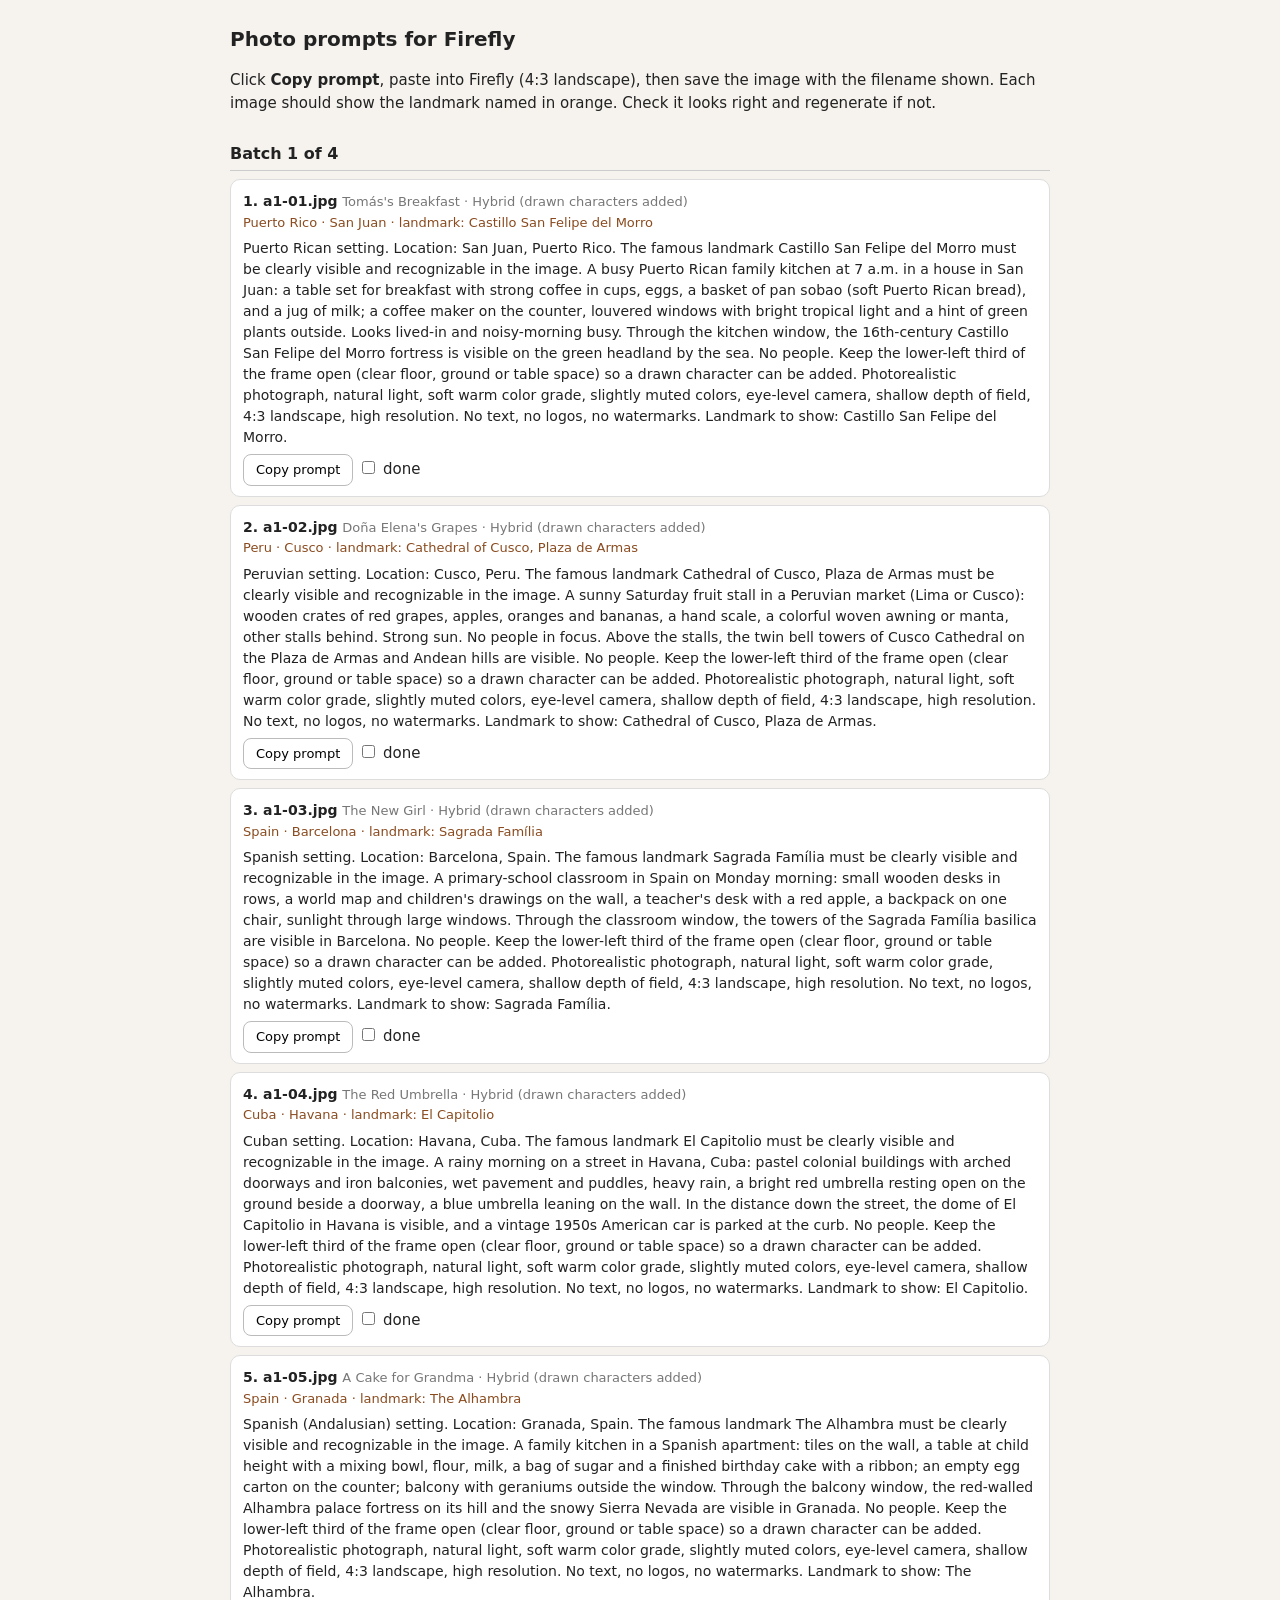
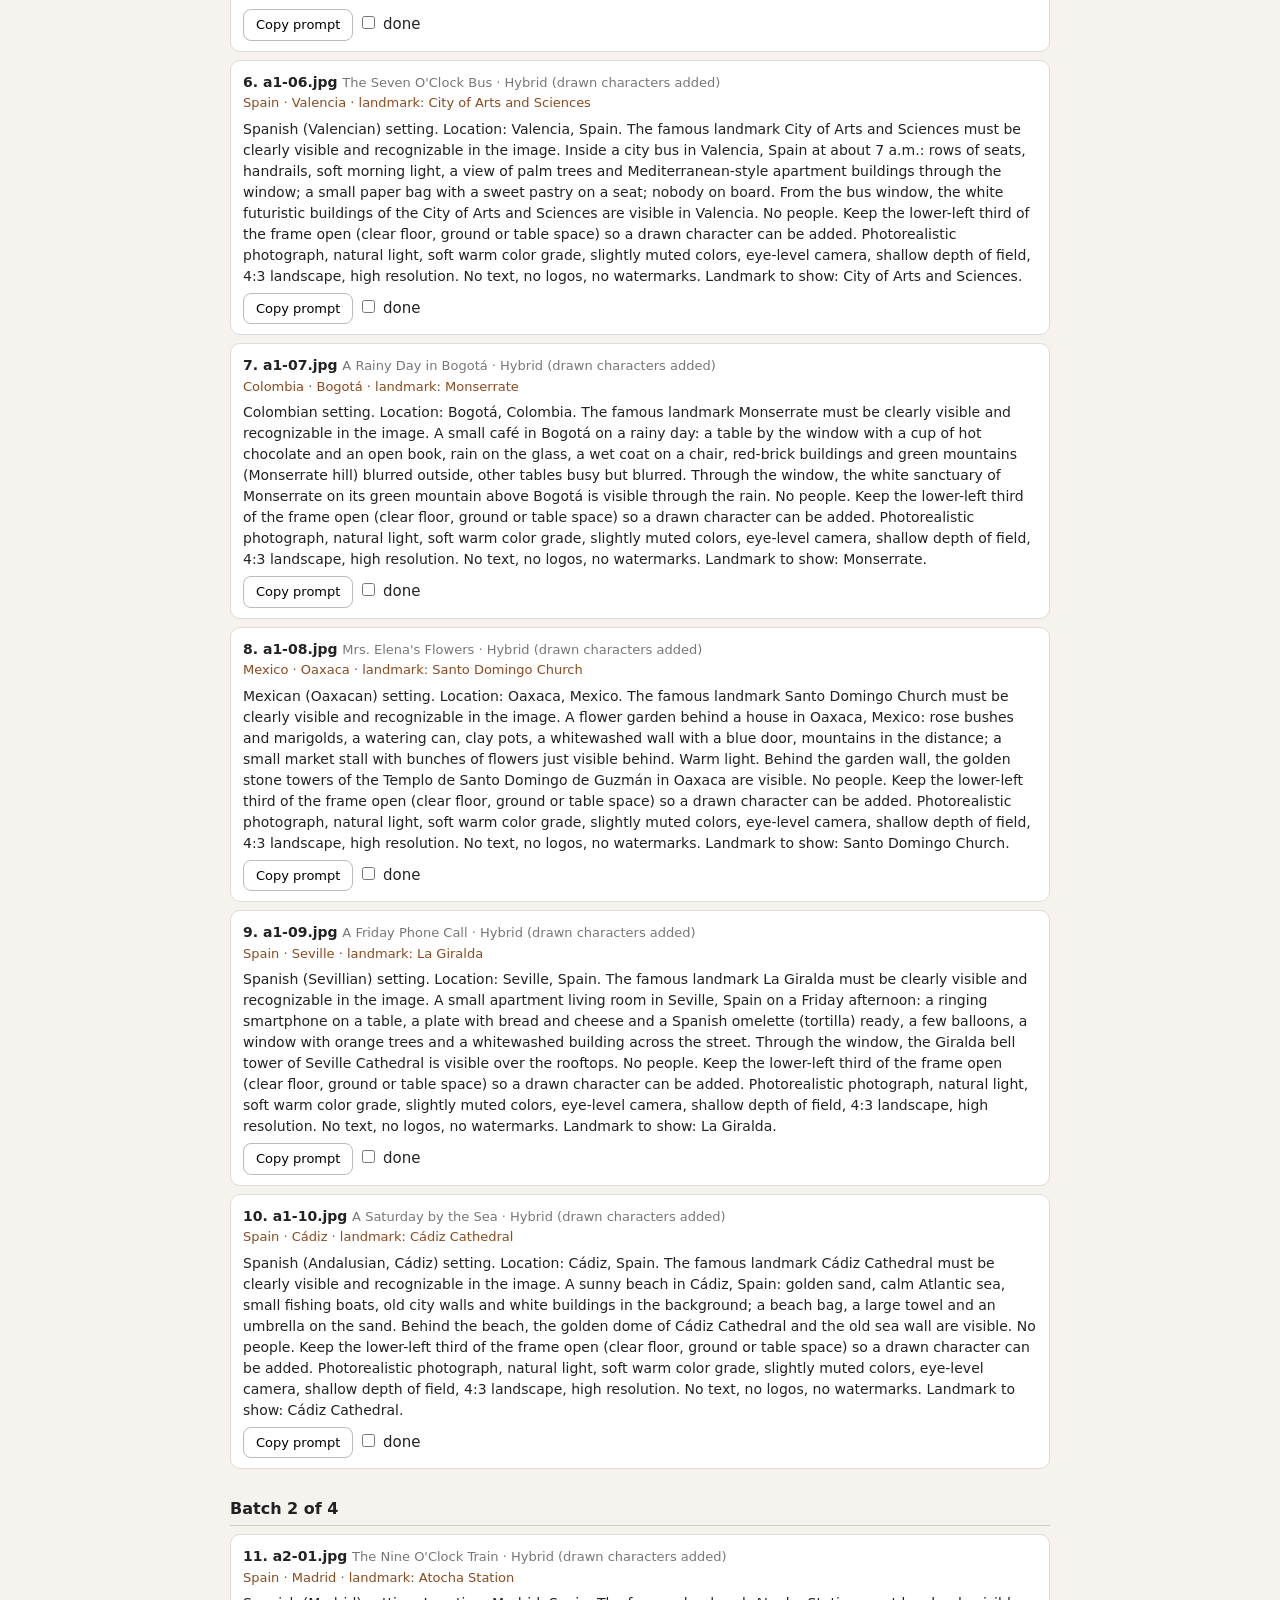
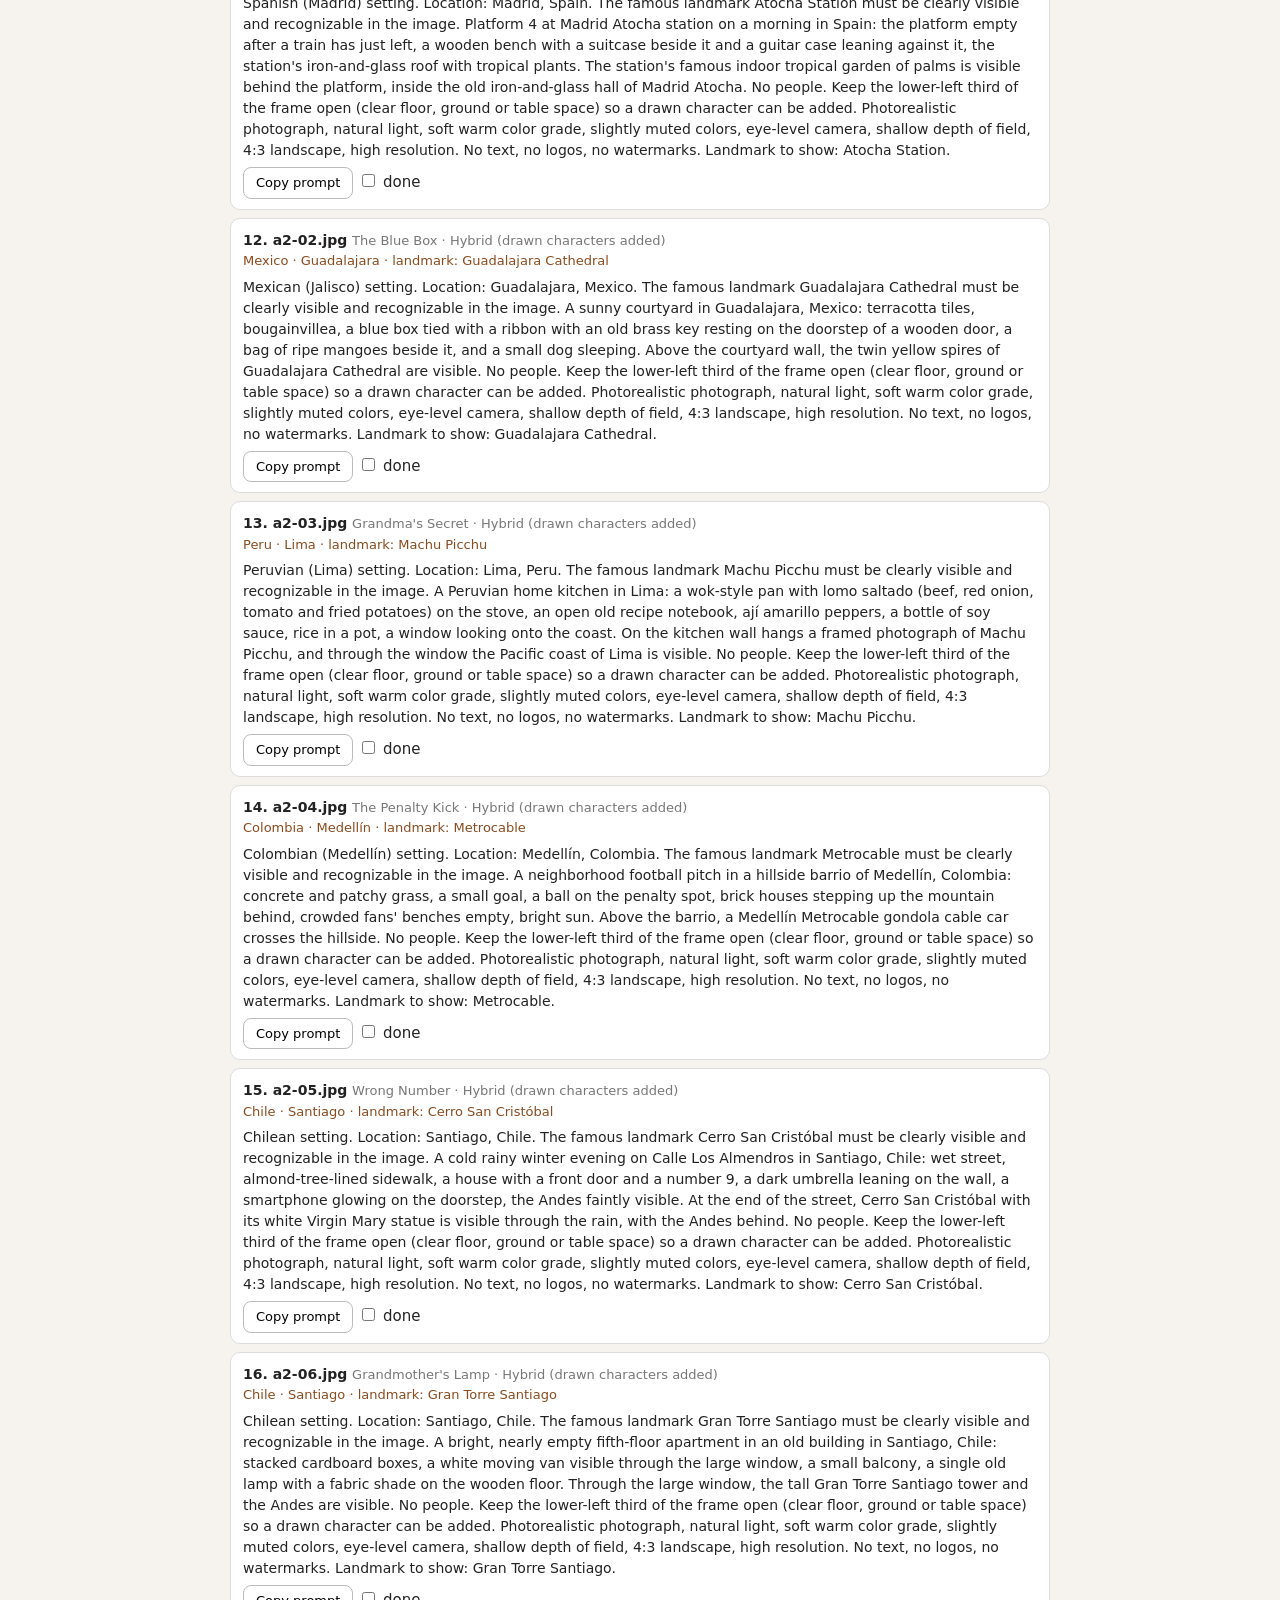
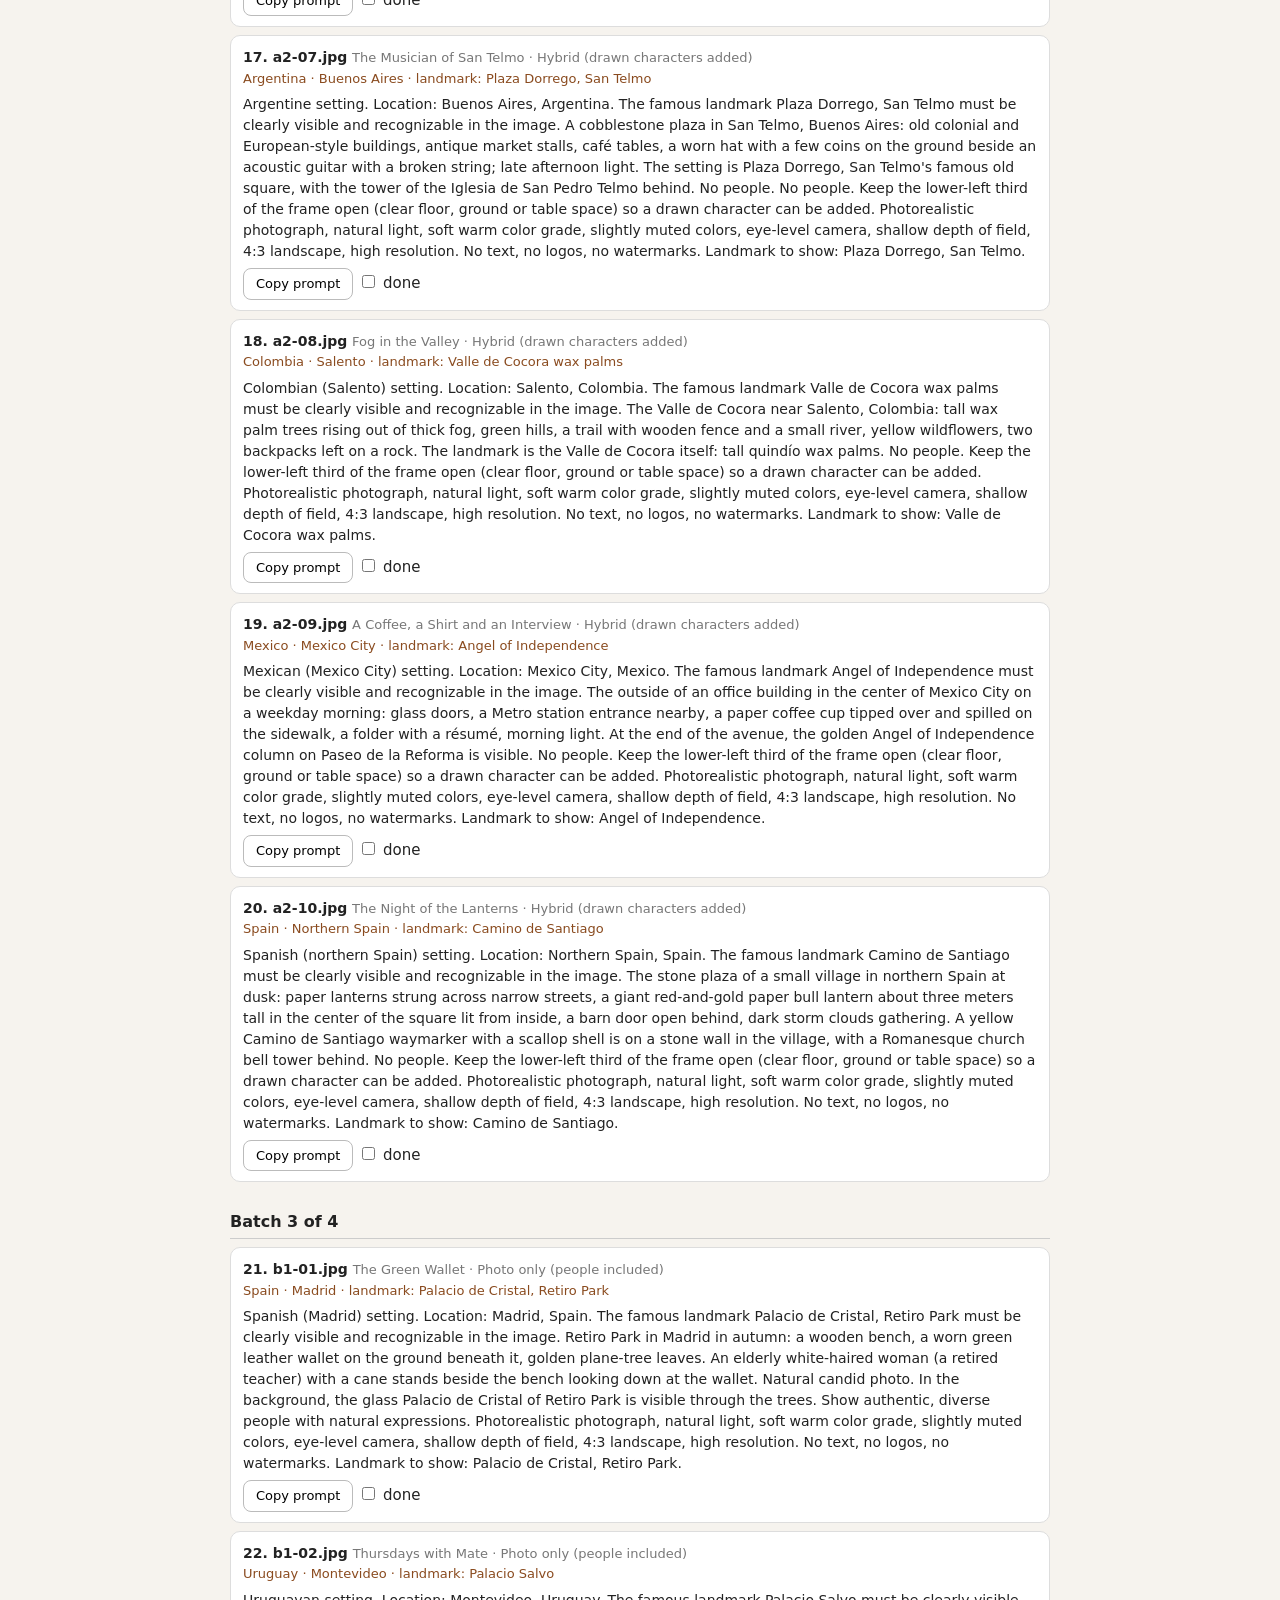
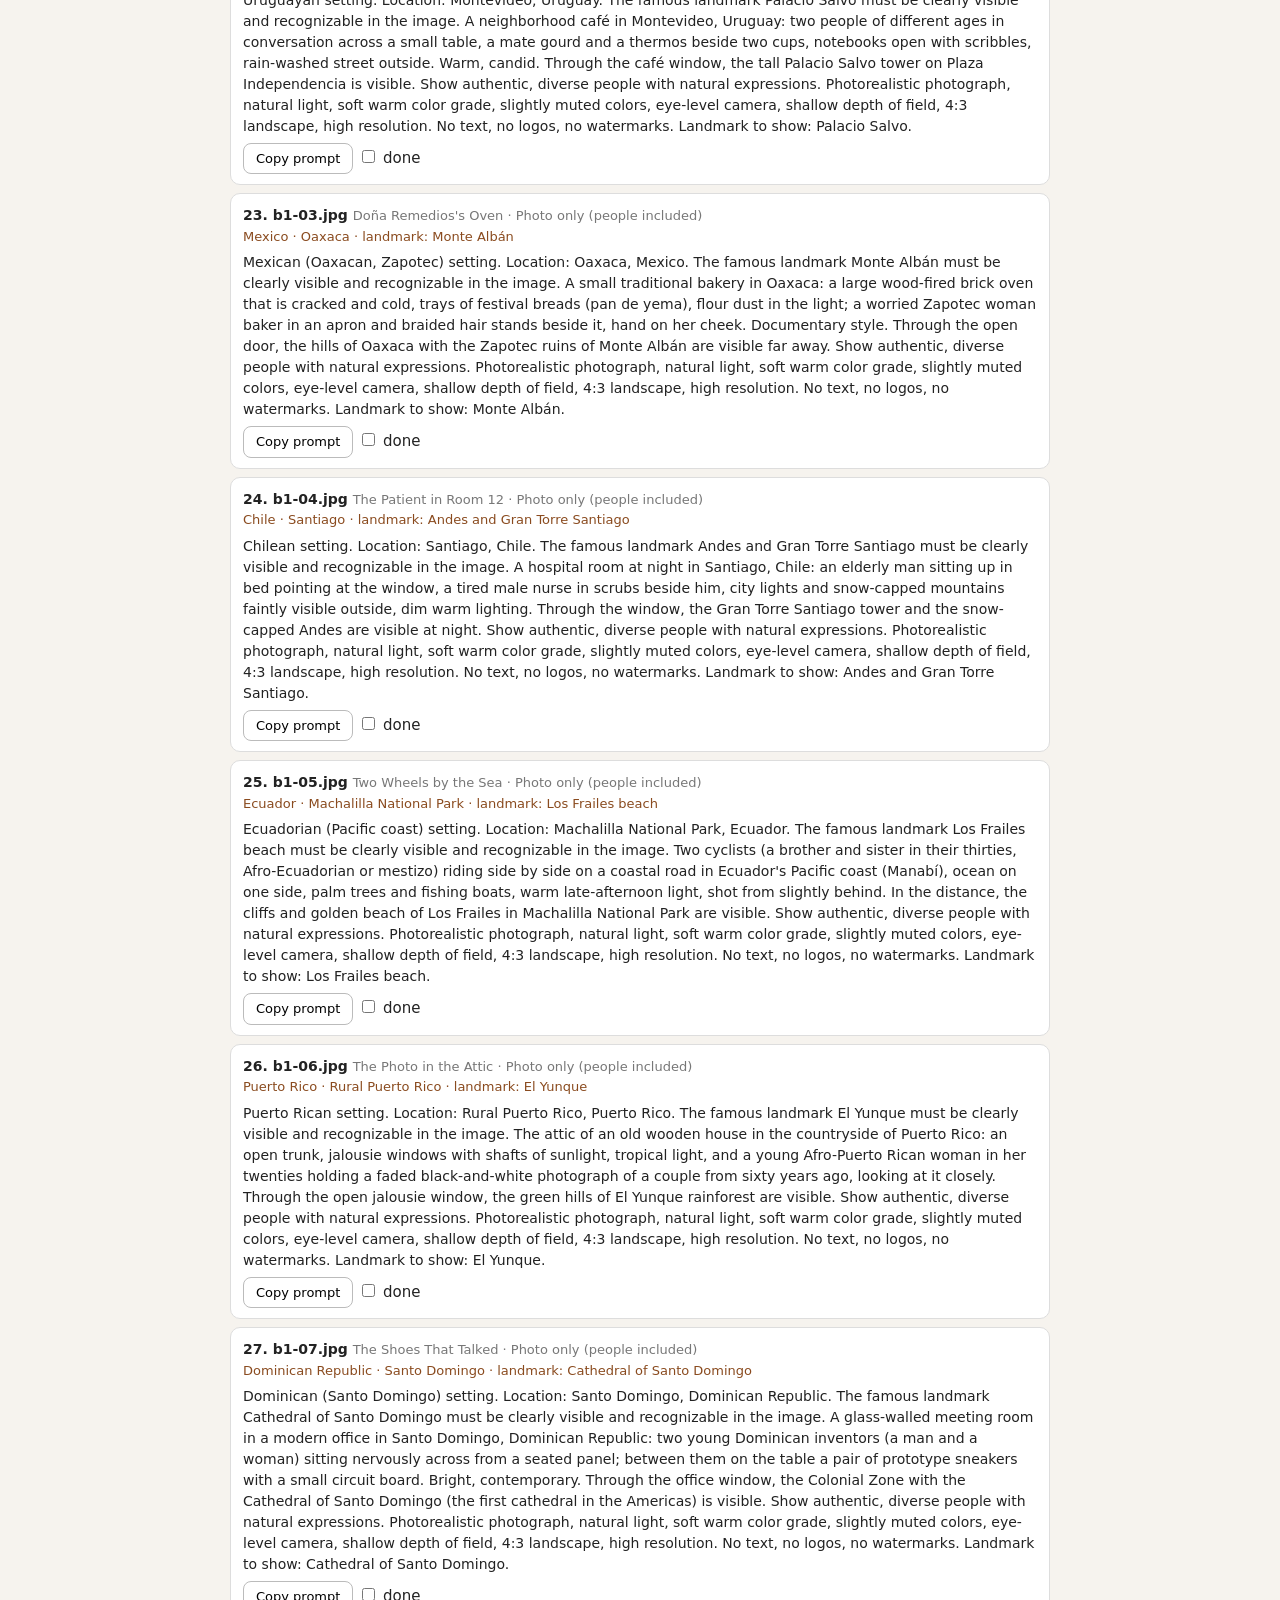
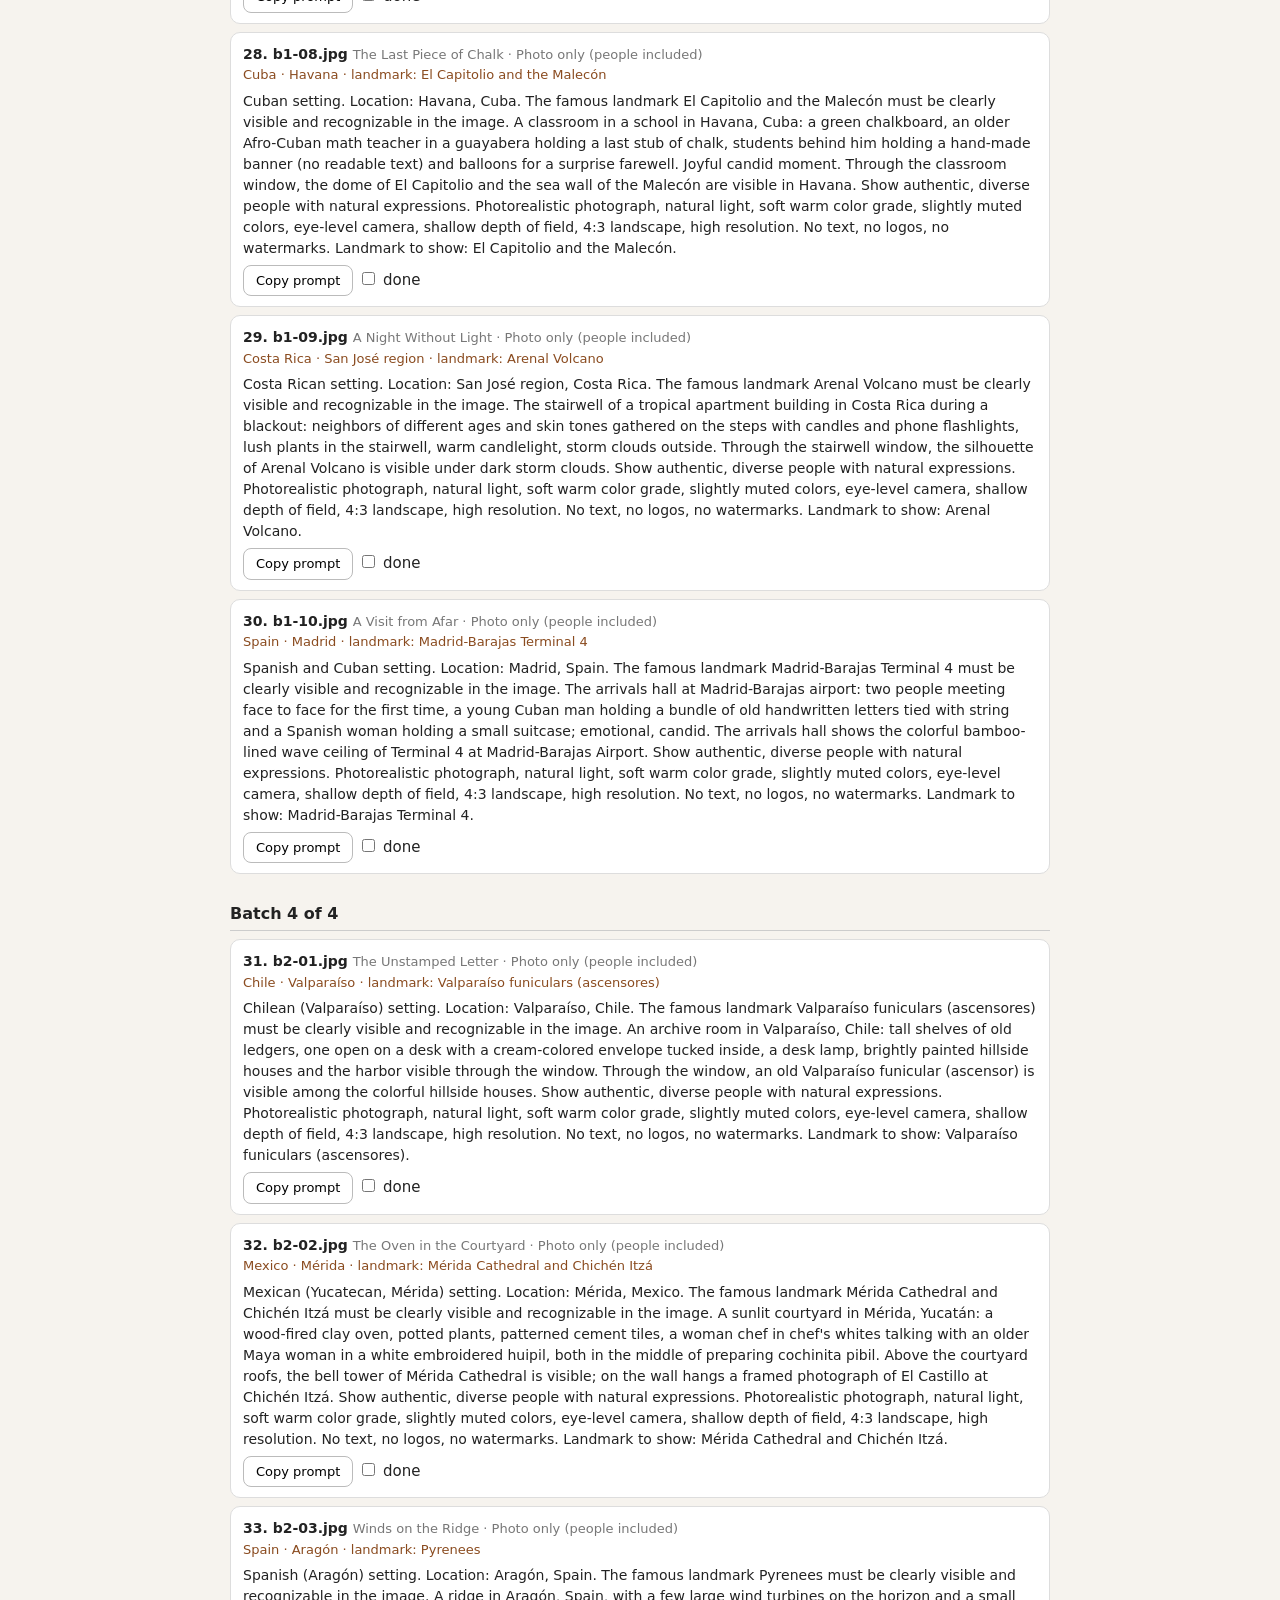
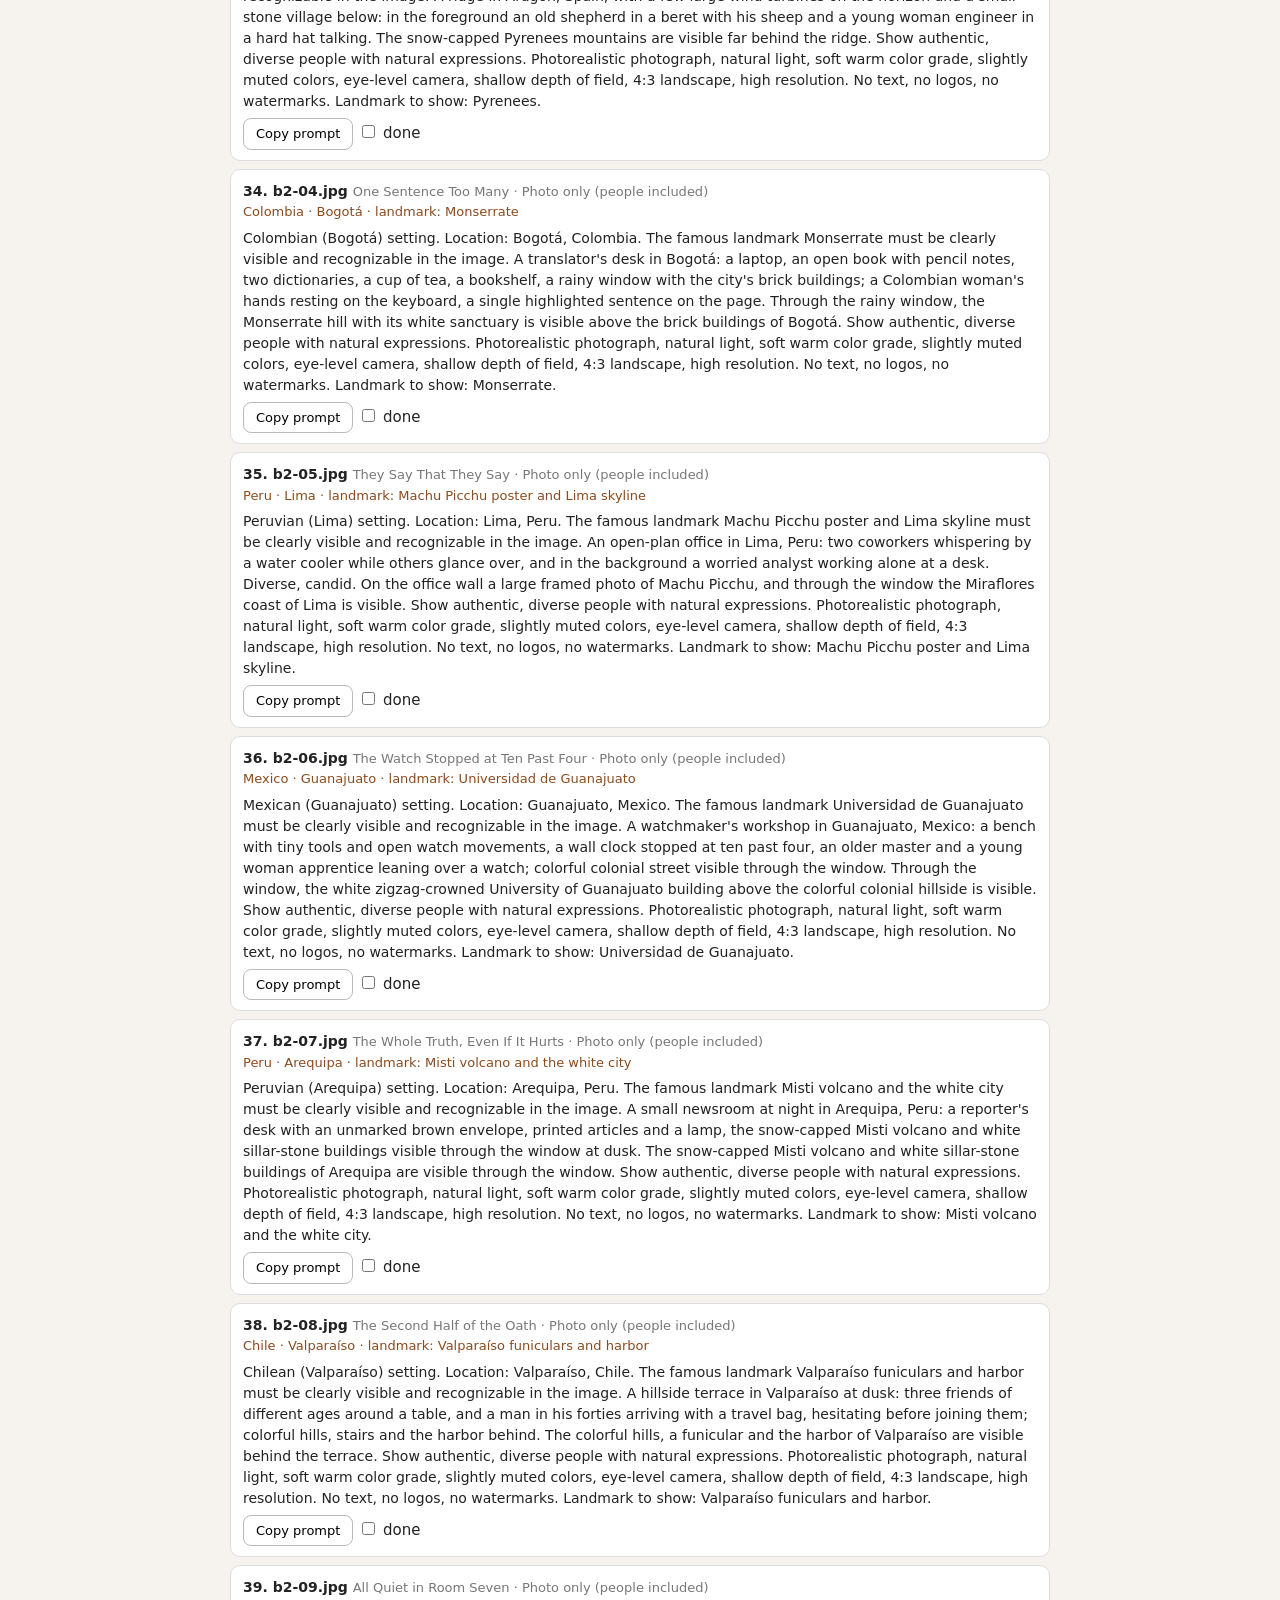
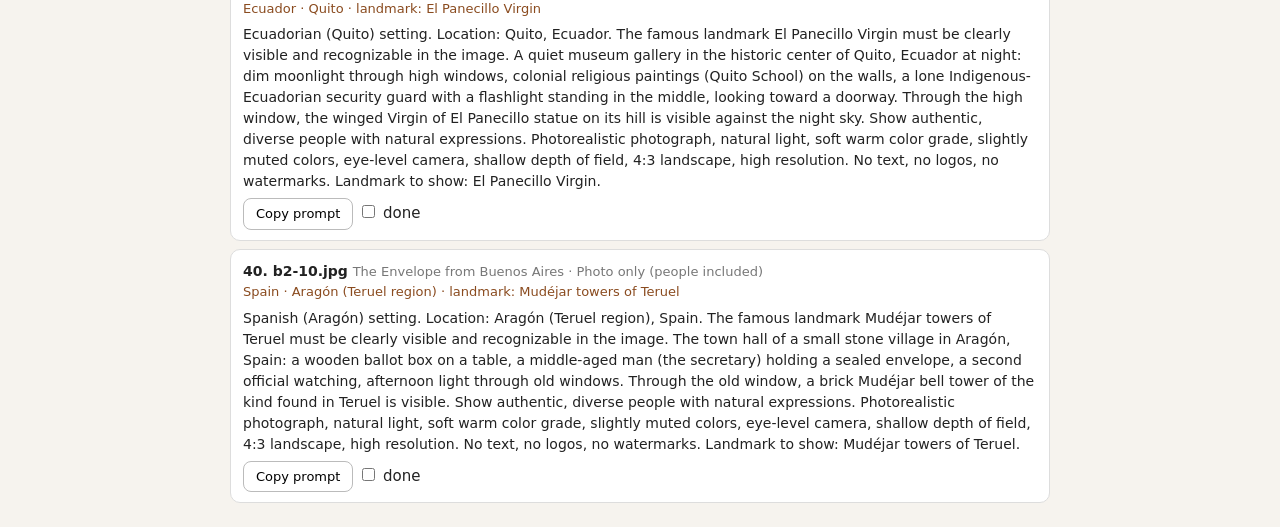
<file: photo-brief/photo-prompts-copy.html>
<!doctype html><meta charset=utf-8><title>Photo prompts</title><style>body{font:15px/1.5 system-ui,sans-serif;max-width:820px;margin:24px auto;padding:0 16px;background:#f6f3ee;color:#222}h1{font-size:20px}h2{font-size:16px;margin:28px 0 8px;border-bottom:1px solid #ccc;padding-bottom:4px}.c{background:#fff;border:1px solid #ddd;border-radius:10px;padding:10px 12px;margin:8px 0}.c b{font-size:14px}.m{color:#777;font-size:13px}.p{margin:6px 0;font-size:14px}.lm{font-size:13px;color:#8a4b1f}button{font:inherit;font-size:13px;padding:5px 12px;border-radius:8px;border:1px solid #bbb;background:#fff;cursor:pointer}button.ok{background:#2f7d4f;color:#fff;border-color:#2f7d4f}.done{opacity:.5}</style>
<h1>Photo prompts for Firefly</h1><p>Click <b>Copy prompt</b>, paste into Firefly (4:3 landscape), then save the image with the filename shown. Each image should show the landmark named in orange. Check it looks right and regenerate if not.</p>
<h2>Batch 1 of 4</h2>
<div class=c id=c0><b>1. a1-01.jpg</b> <span class=m>Tomás&#x27;s Breakfast · Hybrid (drawn characters added)</span><div class=lm>Puerto Rico · San Juan · landmark: Castillo San Felipe del Morro</div><div class=p id=p0>Puerto Rican setting. Location: San Juan, Puerto Rico. The famous landmark Castillo San Felipe del Morro must be clearly visible and recognizable in the image. A busy Puerto Rican family kitchen at 7 a.m. in a house in San Juan: a table set for breakfast with strong coffee in cups, eggs, a basket of pan sobao (soft Puerto Rican bread), and a jug of milk; a coffee maker on the counter, louvered windows with bright tropical light and a hint of green plants outside. Looks lived-in and noisy-morning busy. Through the kitchen window, the 16th-century Castillo San Felipe del Morro fortress is visible on the green headland by the sea. No people. Keep the lower-left third of the frame open (clear floor, ground or table space) so a drawn character can be added. Photorealistic photograph, natural light, soft warm color grade, slightly muted colors, eye-level camera, shallow depth of field, 4:3 landscape, high resolution. No text, no logos, no watermarks. Landmark to show: Castillo San Felipe del Morro.</div><button onclick="cp(0,this)">Copy prompt</button> <label><input type=checkbox onchange="document.getElementById('c0').classList.toggle('done',this.checked)"> done</label></div>
<div class=c id=c1><b>2. a1-02.jpg</b> <span class=m>Doña Elena&#x27;s Grapes · Hybrid (drawn characters added)</span><div class=lm>Peru · Cusco · landmark: Cathedral of Cusco, Plaza de Armas</div><div class=p id=p1>Peruvian setting. Location: Cusco, Peru. The famous landmark Cathedral of Cusco, Plaza de Armas must be clearly visible and recognizable in the image. A sunny Saturday fruit stall in a Peruvian market (Lima or Cusco): wooden crates of red grapes, apples, oranges and bananas, a hand scale, a colorful woven awning or manta, other stalls behind. Strong sun. No people in focus. Above the stalls, the twin bell towers of Cusco Cathedral on the Plaza de Armas and Andean hills are visible. No people. Keep the lower-left third of the frame open (clear floor, ground or table space) so a drawn character can be added. Photorealistic photograph, natural light, soft warm color grade, slightly muted colors, eye-level camera, shallow depth of field, 4:3 landscape, high resolution. No text, no logos, no watermarks. Landmark to show: Cathedral of Cusco, Plaza de Armas.</div><button onclick="cp(1,this)">Copy prompt</button> <label><input type=checkbox onchange="document.getElementById('c1').classList.toggle('done',this.checked)"> done</label></div>
<div class=c id=c2><b>3. a1-03.jpg</b> <span class=m>The New Girl · Hybrid (drawn characters added)</span><div class=lm>Spain · Barcelona · landmark: Sagrada Família</div><div class=p id=p2>Spanish setting. Location: Barcelona, Spain. The famous landmark Sagrada Família must be clearly visible and recognizable in the image. A primary-school classroom in Spain on Monday morning: small wooden desks in rows, a world map and children&#x27;s drawings on the wall, a teacher&#x27;s desk with a red apple, a backpack on one chair, sunlight through large windows. Through the classroom window, the towers of the Sagrada Família basilica are visible in Barcelona. No people. Keep the lower-left third of the frame open (clear floor, ground or table space) so a drawn character can be added. Photorealistic photograph, natural light, soft warm color grade, slightly muted colors, eye-level camera, shallow depth of field, 4:3 landscape, high resolution. No text, no logos, no watermarks. Landmark to show: Sagrada Família.</div><button onclick="cp(2,this)">Copy prompt</button> <label><input type=checkbox onchange="document.getElementById('c2').classList.toggle('done',this.checked)"> done</label></div>
<div class=c id=c3><b>4. a1-04.jpg</b> <span class=m>The Red Umbrella · Hybrid (drawn characters added)</span><div class=lm>Cuba · Havana · landmark: El Capitolio</div><div class=p id=p3>Cuban setting. Location: Havana, Cuba. The famous landmark El Capitolio must be clearly visible and recognizable in the image. A rainy morning on a street in Havana, Cuba: pastel colonial buildings with arched doorways and iron balconies, wet pavement and puddles, heavy rain, a bright red umbrella resting open on the ground beside a doorway, a blue umbrella leaning on the wall. In the distance down the street, the dome of El Capitolio in Havana is visible, and a vintage 1950s American car is parked at the curb. No people. Keep the lower-left third of the frame open (clear floor, ground or table space) so a drawn character can be added. Photorealistic photograph, natural light, soft warm color grade, slightly muted colors, eye-level camera, shallow depth of field, 4:3 landscape, high resolution. No text, no logos, no watermarks. Landmark to show: El Capitolio.</div><button onclick="cp(3,this)">Copy prompt</button> <label><input type=checkbox onchange="document.getElementById('c3').classList.toggle('done',this.checked)"> done</label></div>
<div class=c id=c4><b>5. a1-05.jpg</b> <span class=m>A Cake for Grandma · Hybrid (drawn characters added)</span><div class=lm>Spain · Granada · landmark: The Alhambra</div><div class=p id=p4>Spanish (Andalusian) setting. Location: Granada, Spain. The famous landmark The Alhambra must be clearly visible and recognizable in the image. A family kitchen in a Spanish apartment: tiles on the wall, a table at child height with a mixing bowl, flour, milk, a bag of sugar and a finished birthday cake with a ribbon; an empty egg carton on the counter; balcony with geraniums outside the window. Through the balcony window, the red-walled Alhambra palace fortress on its hill and the snowy Sierra Nevada are visible in Granada. No people. Keep the lower-left third of the frame open (clear floor, ground or table space) so a drawn character can be added. Photorealistic photograph, natural light, soft warm color grade, slightly muted colors, eye-level camera, shallow depth of field, 4:3 landscape, high resolution. No text, no logos, no watermarks. Landmark to show: The Alhambra.</div><button onclick="cp(4,this)">Copy prompt</button> <label><input type=checkbox onchange="document.getElementById('c4').classList.toggle('done',this.checked)"> done</label></div>
<div class=c id=c5><b>6. a1-06.jpg</b> <span class=m>The Seven O&#x27;Clock Bus · Hybrid (drawn characters added)</span><div class=lm>Spain · Valencia · landmark: City of Arts and Sciences</div><div class=p id=p5>Spanish (Valencian) setting. Location: Valencia, Spain. The famous landmark City of Arts and Sciences must be clearly visible and recognizable in the image. Inside a city bus in Valencia, Spain at about 7 a.m.: rows of seats, handrails, soft morning light, a view of palm trees and Mediterranean-style apartment buildings through the window; a small paper bag with a sweet pastry on a seat; nobody on board. From the bus window, the white futuristic buildings of the City of Arts and Sciences are visible in Valencia. No people. Keep the lower-left third of the frame open (clear floor, ground or table space) so a drawn character can be added. Photorealistic photograph, natural light, soft warm color grade, slightly muted colors, eye-level camera, shallow depth of field, 4:3 landscape, high resolution. No text, no logos, no watermarks. Landmark to show: City of Arts and Sciences.</div><button onclick="cp(5,this)">Copy prompt</button> <label><input type=checkbox onchange="document.getElementById('c5').classList.toggle('done',this.checked)"> done</label></div>
<div class=c id=c6><b>7. a1-07.jpg</b> <span class=m>A Rainy Day in Bogotá · Hybrid (drawn characters added)</span><div class=lm>Colombia · Bogotá · landmark: Monserrate</div><div class=p id=p6>Colombian setting. Location: Bogotá, Colombia. The famous landmark Monserrate must be clearly visible and recognizable in the image. A small café in Bogotá on a rainy day: a table by the window with a cup of hot chocolate and an open book, rain on the glass, a wet coat on a chair, red-brick buildings and green mountains (Monserrate hill) blurred outside, other tables busy but blurred. Through the window, the white sanctuary of Monserrate on its green mountain above Bogotá is visible through the rain. No people. Keep the lower-left third of the frame open (clear floor, ground or table space) so a drawn character can be added. Photorealistic photograph, natural light, soft warm color grade, slightly muted colors, eye-level camera, shallow depth of field, 4:3 landscape, high resolution. No text, no logos, no watermarks. Landmark to show: Monserrate.</div><button onclick="cp(6,this)">Copy prompt</button> <label><input type=checkbox onchange="document.getElementById('c6').classList.toggle('done',this.checked)"> done</label></div>
<div class=c id=c7><b>8. a1-08.jpg</b> <span class=m>Mrs. Elena&#x27;s Flowers · Hybrid (drawn characters added)</span><div class=lm>Mexico · Oaxaca · landmark: Santo Domingo Church</div><div class=p id=p7>Mexican (Oaxacan) setting. Location: Oaxaca, Mexico. The famous landmark Santo Domingo Church must be clearly visible and recognizable in the image. A flower garden behind a house in Oaxaca, Mexico: rose bushes and marigolds, a watering can, clay pots, a whitewashed wall with a blue door, mountains in the distance; a small market stall with bunches of flowers just visible behind. Warm light. Behind the garden wall, the golden stone towers of the Templo de Santo Domingo de Guzmán in Oaxaca are visible. No people. Keep the lower-left third of the frame open (clear floor, ground or table space) so a drawn character can be added. Photorealistic photograph, natural light, soft warm color grade, slightly muted colors, eye-level camera, shallow depth of field, 4:3 landscape, high resolution. No text, no logos, no watermarks. Landmark to show: Santo Domingo Church.</div><button onclick="cp(7,this)">Copy prompt</button> <label><input type=checkbox onchange="document.getElementById('c7').classList.toggle('done',this.checked)"> done</label></div>
<div class=c id=c8><b>9. a1-09.jpg</b> <span class=m>A Friday Phone Call · Hybrid (drawn characters added)</span><div class=lm>Spain · Seville · landmark: La Giralda</div><div class=p id=p8>Spanish (Sevillian) setting. Location: Seville, Spain. The famous landmark La Giralda must be clearly visible and recognizable in the image. A small apartment living room in Seville, Spain on a Friday afternoon: a ringing smartphone on a table, a plate with bread and cheese and a Spanish omelette (tortilla) ready, a few balloons, a window with orange trees and a whitewashed building across the street. Through the window, the Giralda bell tower of Seville Cathedral is visible over the rooftops. No people. Keep the lower-left third of the frame open (clear floor, ground or table space) so a drawn character can be added. Photorealistic photograph, natural light, soft warm color grade, slightly muted colors, eye-level camera, shallow depth of field, 4:3 landscape, high resolution. No text, no logos, no watermarks. Landmark to show: La Giralda.</div><button onclick="cp(8,this)">Copy prompt</button> <label><input type=checkbox onchange="document.getElementById('c8').classList.toggle('done',this.checked)"> done</label></div>
<div class=c id=c9><b>10. a1-10.jpg</b> <span class=m>A Saturday by the Sea · Hybrid (drawn characters added)</span><div class=lm>Spain · Cádiz · landmark: Cádiz Cathedral</div><div class=p id=p9>Spanish (Andalusian, Cádiz) setting. Location: Cádiz, Spain. The famous landmark Cádiz Cathedral must be clearly visible and recognizable in the image. A sunny beach in Cádiz, Spain: golden sand, calm Atlantic sea, small fishing boats, old city walls and white buildings in the background; a beach bag, a large towel and an umbrella on the sand. Behind the beach, the golden dome of Cádiz Cathedral and the old sea wall are visible. No people. Keep the lower-left third of the frame open (clear floor, ground or table space) so a drawn character can be added. Photorealistic photograph, natural light, soft warm color grade, slightly muted colors, eye-level camera, shallow depth of field, 4:3 landscape, high resolution. No text, no logos, no watermarks. Landmark to show: Cádiz Cathedral.</div><button onclick="cp(9,this)">Copy prompt</button> <label><input type=checkbox onchange="document.getElementById('c9').classList.toggle('done',this.checked)"> done</label></div>
<h2>Batch 2 of 4</h2>
<div class=c id=c10><b>11. a2-01.jpg</b> <span class=m>The Nine O&#x27;Clock Train · Hybrid (drawn characters added)</span><div class=lm>Spain · Madrid · landmark: Atocha Station</div><div class=p id=p10>Spanish (Madrid) setting. Location: Madrid, Spain. The famous landmark Atocha Station must be clearly visible and recognizable in the image. Platform 4 at Madrid Atocha station on a morning in Spain: the platform empty after a train has just left, a wooden bench with a suitcase beside it and a guitar case leaning against it, the station&#x27;s iron-and-glass roof with tropical plants. The station&#x27;s famous indoor tropical garden of palms is visible behind the platform, inside the old iron-and-glass hall of Madrid Atocha. No people. Keep the lower-left third of the frame open (clear floor, ground or table space) so a drawn character can be added. Photorealistic photograph, natural light, soft warm color grade, slightly muted colors, eye-level camera, shallow depth of field, 4:3 landscape, high resolution. No text, no logos, no watermarks. Landmark to show: Atocha Station.</div><button onclick="cp(10,this)">Copy prompt</button> <label><input type=checkbox onchange="document.getElementById('c10').classList.toggle('done',this.checked)"> done</label></div>
<div class=c id=c11><b>12. a2-02.jpg</b> <span class=m>The Blue Box · Hybrid (drawn characters added)</span><div class=lm>Mexico · Guadalajara · landmark: Guadalajara Cathedral</div><div class=p id=p11>Mexican (Jalisco) setting. Location: Guadalajara, Mexico. The famous landmark Guadalajara Cathedral must be clearly visible and recognizable in the image. A sunny courtyard in Guadalajara, Mexico: terracotta tiles, bougainvillea, a blue box tied with a ribbon with an old brass key resting on the doorstep of a wooden door, a bag of ripe mangoes beside it, and a small dog sleeping. Above the courtyard wall, the twin yellow spires of Guadalajara Cathedral are visible. No people. Keep the lower-left third of the frame open (clear floor, ground or table space) so a drawn character can be added. Photorealistic photograph, natural light, soft warm color grade, slightly muted colors, eye-level camera, shallow depth of field, 4:3 landscape, high resolution. No text, no logos, no watermarks. Landmark to show: Guadalajara Cathedral.</div><button onclick="cp(11,this)">Copy prompt</button> <label><input type=checkbox onchange="document.getElementById('c11').classList.toggle('done',this.checked)"> done</label></div>
<div class=c id=c12><b>13. a2-03.jpg</b> <span class=m>Grandma&#x27;s Secret · Hybrid (drawn characters added)</span><div class=lm>Peru · Lima · landmark: Machu Picchu</div><div class=p id=p12>Peruvian (Lima) setting. Location: Lima, Peru. The famous landmark Machu Picchu must be clearly visible and recognizable in the image. A Peruvian home kitchen in Lima: a wok-style pan with lomo saltado (beef, red onion, tomato and fried potatoes) on the stove, an open old recipe notebook, ají amarillo peppers, a bottle of soy sauce, rice in a pot, a window looking onto the coast. On the kitchen wall hangs a framed photograph of Machu Picchu, and through the window the Pacific coast of Lima is visible. No people. Keep the lower-left third of the frame open (clear floor, ground or table space) so a drawn character can be added. Photorealistic photograph, natural light, soft warm color grade, slightly muted colors, eye-level camera, shallow depth of field, 4:3 landscape, high resolution. No text, no logos, no watermarks. Landmark to show: Machu Picchu.</div><button onclick="cp(12,this)">Copy prompt</button> <label><input type=checkbox onchange="document.getElementById('c12').classList.toggle('done',this.checked)"> done</label></div>
<div class=c id=c13><b>14. a2-04.jpg</b> <span class=m>The Penalty Kick · Hybrid (drawn characters added)</span><div class=lm>Colombia · Medellín · landmark: Metrocable</div><div class=p id=p13>Colombian (Medellín) setting. Location: Medellín, Colombia. The famous landmark Metrocable must be clearly visible and recognizable in the image. A neighborhood football pitch in a hillside barrio of Medellín, Colombia: concrete and patchy grass, a small goal, a ball on the penalty spot, brick houses stepping up the mountain behind, crowded fans&#x27; benches empty, bright sun. Above the barrio, a Medellín Metrocable gondola cable car crosses the hillside. No people. Keep the lower-left third of the frame open (clear floor, ground or table space) so a drawn character can be added. Photorealistic photograph, natural light, soft warm color grade, slightly muted colors, eye-level camera, shallow depth of field, 4:3 landscape, high resolution. No text, no logos, no watermarks. Landmark to show: Metrocable.</div><button onclick="cp(13,this)">Copy prompt</button> <label><input type=checkbox onchange="document.getElementById('c13').classList.toggle('done',this.checked)"> done</label></div>
<div class=c id=c14><b>15. a2-05.jpg</b> <span class=m>Wrong Number · Hybrid (drawn characters added)</span><div class=lm>Chile · Santiago · landmark: Cerro San Cristóbal</div><div class=p id=p14>Chilean setting. Location: Santiago, Chile. The famous landmark Cerro San Cristóbal must be clearly visible and recognizable in the image. A cold rainy winter evening on Calle Los Almendros in Santiago, Chile: wet street, almond-tree-lined sidewalk, a house with a front door and a number 9, a dark umbrella leaning on the wall, a smartphone glowing on the doorstep, the Andes faintly visible. At the end of the street, Cerro San Cristóbal with its white Virgin Mary statue is visible through the rain, with the Andes behind. No people. Keep the lower-left third of the frame open (clear floor, ground or table space) so a drawn character can be added. Photorealistic photograph, natural light, soft warm color grade, slightly muted colors, eye-level camera, shallow depth of field, 4:3 landscape, high resolution. No text, no logos, no watermarks. Landmark to show: Cerro San Cristóbal.</div><button onclick="cp(14,this)">Copy prompt</button> <label><input type=checkbox onchange="document.getElementById('c14').classList.toggle('done',this.checked)"> done</label></div>
<div class=c id=c15><b>16. a2-06.jpg</b> <span class=m>Grandmother&#x27;s Lamp · Hybrid (drawn characters added)</span><div class=lm>Chile · Santiago · landmark: Gran Torre Santiago</div><div class=p id=p15>Chilean setting. Location: Santiago, Chile. The famous landmark Gran Torre Santiago must be clearly visible and recognizable in the image. A bright, nearly empty fifth-floor apartment in an old building in Santiago, Chile: stacked cardboard boxes, a white moving van visible through the large window, a small balcony, a single old lamp with a fabric shade on the wooden floor. Through the large window, the tall Gran Torre Santiago tower and the Andes are visible. No people. Keep the lower-left third of the frame open (clear floor, ground or table space) so a drawn character can be added. Photorealistic photograph, natural light, soft warm color grade, slightly muted colors, eye-level camera, shallow depth of field, 4:3 landscape, high resolution. No text, no logos, no watermarks. Landmark to show: Gran Torre Santiago.</div><button onclick="cp(15,this)">Copy prompt</button> <label><input type=checkbox onchange="document.getElementById('c15').classList.toggle('done',this.checked)"> done</label></div>
<div class=c id=c16><b>17. a2-07.jpg</b> <span class=m>The Musician of San Telmo · Hybrid (drawn characters added)</span><div class=lm>Argentina · Buenos Aires · landmark: Plaza Dorrego, San Telmo</div><div class=p id=p16>Argentine setting. Location: Buenos Aires, Argentina. The famous landmark Plaza Dorrego, San Telmo must be clearly visible and recognizable in the image. A cobblestone plaza in San Telmo, Buenos Aires: old colonial and European-style buildings, antique market stalls, café tables, a worn hat with a few coins on the ground beside an acoustic guitar with a broken string; late afternoon light. The setting is Plaza Dorrego, San Telmo&#x27;s famous old square, with the tower of the Iglesia de San Pedro Telmo behind. No people. No people. Keep the lower-left third of the frame open (clear floor, ground or table space) so a drawn character can be added. Photorealistic photograph, natural light, soft warm color grade, slightly muted colors, eye-level camera, shallow depth of field, 4:3 landscape, high resolution. No text, no logos, no watermarks. Landmark to show: Plaza Dorrego, San Telmo.</div><button onclick="cp(16,this)">Copy prompt</button> <label><input type=checkbox onchange="document.getElementById('c16').classList.toggle('done',this.checked)"> done</label></div>
<div class=c id=c17><b>18. a2-08.jpg</b> <span class=m>Fog in the Valley · Hybrid (drawn characters added)</span><div class=lm>Colombia · Salento · landmark: Valle de Cocora wax palms</div><div class=p id=p17>Colombian (Salento) setting. Location: Salento, Colombia. The famous landmark Valle de Cocora wax palms must be clearly visible and recognizable in the image. The Valle de Cocora near Salento, Colombia: tall wax palm trees rising out of thick fog, green hills, a trail with wooden fence and a small river, yellow wildflowers, two backpacks left on a rock. The landmark is the Valle de Cocora itself: tall quindío wax palms. No people. Keep the lower-left third of the frame open (clear floor, ground or table space) so a drawn character can be added. Photorealistic photograph, natural light, soft warm color grade, slightly muted colors, eye-level camera, shallow depth of field, 4:3 landscape, high resolution. No text, no logos, no watermarks. Landmark to show: Valle de Cocora wax palms.</div><button onclick="cp(17,this)">Copy prompt</button> <label><input type=checkbox onchange="document.getElementById('c17').classList.toggle('done',this.checked)"> done</label></div>
<div class=c id=c18><b>19. a2-09.jpg</b> <span class=m>A Coffee, a Shirt and an Interview · Hybrid (drawn characters added)</span><div class=lm>Mexico · Mexico City · landmark: Angel of Independence</div><div class=p id=p18>Mexican (Mexico City) setting. Location: Mexico City, Mexico. The famous landmark Angel of Independence must be clearly visible and recognizable in the image. The outside of an office building in the center of Mexico City on a weekday morning: glass doors, a Metro station entrance nearby, a paper coffee cup tipped over and spilled on the sidewalk, a folder with a résumé, morning light. At the end of the avenue, the golden Angel of Independence column on Paseo de la Reforma is visible. No people. Keep the lower-left third of the frame open (clear floor, ground or table space) so a drawn character can be added. Photorealistic photograph, natural light, soft warm color grade, slightly muted colors, eye-level camera, shallow depth of field, 4:3 landscape, high resolution. No text, no logos, no watermarks. Landmark to show: Angel of Independence.</div><button onclick="cp(18,this)">Copy prompt</button> <label><input type=checkbox onchange="document.getElementById('c18').classList.toggle('done',this.checked)"> done</label></div>
<div class=c id=c19><b>20. a2-10.jpg</b> <span class=m>The Night of the Lanterns · Hybrid (drawn characters added)</span><div class=lm>Spain · Northern Spain · landmark: Camino de Santiago</div><div class=p id=p19>Spanish (northern Spain) setting. Location: Northern Spain, Spain. The famous landmark Camino de Santiago must be clearly visible and recognizable in the image. The stone plaza of a small village in northern Spain at dusk: paper lanterns strung across narrow streets, a giant red-and-gold paper bull lantern about three meters tall in the center of the square lit from inside, a barn door open behind, dark storm clouds gathering. A yellow Camino de Santiago waymarker with a scallop shell is on a stone wall in the village, with a Romanesque church bell tower behind. No people. Keep the lower-left third of the frame open (clear floor, ground or table space) so a drawn character can be added. Photorealistic photograph, natural light, soft warm color grade, slightly muted colors, eye-level camera, shallow depth of field, 4:3 landscape, high resolution. No text, no logos, no watermarks. Landmark to show: Camino de Santiago.</div><button onclick="cp(19,this)">Copy prompt</button> <label><input type=checkbox onchange="document.getElementById('c19').classList.toggle('done',this.checked)"> done</label></div>
<h2>Batch 3 of 4</h2>
<div class=c id=c20><b>21. b1-01.jpg</b> <span class=m>The Green Wallet · Photo only (people included)</span><div class=lm>Spain · Madrid · landmark: Palacio de Cristal, Retiro Park</div><div class=p id=p20>Spanish (Madrid) setting. Location: Madrid, Spain. The famous landmark Palacio de Cristal, Retiro Park must be clearly visible and recognizable in the image. Retiro Park in Madrid in autumn: a wooden bench, a worn green leather wallet on the ground beneath it, golden plane-tree leaves. An elderly white-haired woman (a retired teacher) with a cane stands beside the bench looking down at the wallet. Natural candid photo. In the background, the glass Palacio de Cristal of Retiro Park is visible through the trees. Show authentic, diverse people with natural expressions. Photorealistic photograph, natural light, soft warm color grade, slightly muted colors, eye-level camera, shallow depth of field, 4:3 landscape, high resolution. No text, no logos, no watermarks. Landmark to show: Palacio de Cristal, Retiro Park.</div><button onclick="cp(20,this)">Copy prompt</button> <label><input type=checkbox onchange="document.getElementById('c20').classList.toggle('done',this.checked)"> done</label></div>
<div class=c id=c21><b>22. b1-02.jpg</b> <span class=m>Thursdays with Mate · Photo only (people included)</span><div class=lm>Uruguay · Montevideo · landmark: Palacio Salvo</div><div class=p id=p21>Uruguayan setting. Location: Montevideo, Uruguay. The famous landmark Palacio Salvo must be clearly visible and recognizable in the image. A neighborhood café in Montevideo, Uruguay: two people of different ages in conversation across a small table, a mate gourd and a thermos beside two cups, notebooks open with scribbles, rain-washed street outside. Warm, candid. Through the café window, the tall Palacio Salvo tower on Plaza Independencia is visible. Show authentic, diverse people with natural expressions. Photorealistic photograph, natural light, soft warm color grade, slightly muted colors, eye-level camera, shallow depth of field, 4:3 landscape, high resolution. No text, no logos, no watermarks. Landmark to show: Palacio Salvo.</div><button onclick="cp(21,this)">Copy prompt</button> <label><input type=checkbox onchange="document.getElementById('c21').classList.toggle('done',this.checked)"> done</label></div>
<div class=c id=c22><b>23. b1-03.jpg</b> <span class=m>Doña Remedios&#x27;s Oven · Photo only (people included)</span><div class=lm>Mexico · Oaxaca · landmark: Monte Albán</div><div class=p id=p22>Mexican (Oaxacan, Zapotec) setting. Location: Oaxaca, Mexico. The famous landmark Monte Albán must be clearly visible and recognizable in the image. A small traditional bakery in Oaxaca: a large wood-fired brick oven that is cracked and cold, trays of festival breads (pan de yema), flour dust in the light; a worried Zapotec woman baker in an apron and braided hair stands beside it, hand on her cheek. Documentary style. Through the open door, the hills of Oaxaca with the Zapotec ruins of Monte Albán are visible far away. Show authentic, diverse people with natural expressions. Photorealistic photograph, natural light, soft warm color grade, slightly muted colors, eye-level camera, shallow depth of field, 4:3 landscape, high resolution. No text, no logos, no watermarks. Landmark to show: Monte Albán.</div><button onclick="cp(22,this)">Copy prompt</button> <label><input type=checkbox onchange="document.getElementById('c22').classList.toggle('done',this.checked)"> done</label></div>
<div class=c id=c23><b>24. b1-04.jpg</b> <span class=m>The Patient in Room 12 · Photo only (people included)</span><div class=lm>Chile · Santiago · landmark: Andes and Gran Torre Santiago</div><div class=p id=p23>Chilean setting. Location: Santiago, Chile. The famous landmark Andes and Gran Torre Santiago must be clearly visible and recognizable in the image. A hospital room at night in Santiago, Chile: an elderly man sitting up in bed pointing at the window, a tired male nurse in scrubs beside him, city lights and snow-capped mountains faintly visible outside, dim warm lighting. Through the window, the Gran Torre Santiago tower and the snow-capped Andes are visible at night. Show authentic, diverse people with natural expressions. Photorealistic photograph, natural light, soft warm color grade, slightly muted colors, eye-level camera, shallow depth of field, 4:3 landscape, high resolution. No text, no logos, no watermarks. Landmark to show: Andes and Gran Torre Santiago.</div><button onclick="cp(23,this)">Copy prompt</button> <label><input type=checkbox onchange="document.getElementById('c23').classList.toggle('done',this.checked)"> done</label></div>
<div class=c id=c24><b>25. b1-05.jpg</b> <span class=m>Two Wheels by the Sea · Photo only (people included)</span><div class=lm>Ecuador · Machalilla National Park · landmark: Los Frailes beach</div><div class=p id=p24>Ecuadorian (Pacific coast) setting. Location: Machalilla National Park, Ecuador. The famous landmark Los Frailes beach must be clearly visible and recognizable in the image. Two cyclists (a brother and sister in their thirties, Afro-Ecuadorian or mestizo) riding side by side on a coastal road in Ecuador&#x27;s Pacific coast (Manabí), ocean on one side, palm trees and fishing boats, warm late-afternoon light, shot from slightly behind. In the distance, the cliffs and golden beach of Los Frailes in Machalilla National Park are visible. Show authentic, diverse people with natural expressions. Photorealistic photograph, natural light, soft warm color grade, slightly muted colors, eye-level camera, shallow depth of field, 4:3 landscape, high resolution. No text, no logos, no watermarks. Landmark to show: Los Frailes beach.</div><button onclick="cp(24,this)">Copy prompt</button> <label><input type=checkbox onchange="document.getElementById('c24').classList.toggle('done',this.checked)"> done</label></div>
<div class=c id=c25><b>26. b1-06.jpg</b> <span class=m>The Photo in the Attic · Photo only (people included)</span><div class=lm>Puerto Rico · Rural Puerto Rico · landmark: El Yunque</div><div class=p id=p25>Puerto Rican setting. Location: Rural Puerto Rico, Puerto Rico. The famous landmark El Yunque must be clearly visible and recognizable in the image. The attic of an old wooden house in the countryside of Puerto Rico: an open trunk, jalousie windows with shafts of sunlight, tropical light, and a young Afro-Puerto Rican woman in her twenties holding a faded black-and-white photograph of a couple from sixty years ago, looking at it closely. Through the open jalousie window, the green hills of El Yunque rainforest are visible. Show authentic, diverse people with natural expressions. Photorealistic photograph, natural light, soft warm color grade, slightly muted colors, eye-level camera, shallow depth of field, 4:3 landscape, high resolution. No text, no logos, no watermarks. Landmark to show: El Yunque.</div><button onclick="cp(25,this)">Copy prompt</button> <label><input type=checkbox onchange="document.getElementById('c25').classList.toggle('done',this.checked)"> done</label></div>
<div class=c id=c26><b>27. b1-07.jpg</b> <span class=m>The Shoes That Talked · Photo only (people included)</span><div class=lm>Dominican Republic · Santo Domingo · landmark: Cathedral of Santo Domingo</div><div class=p id=p26>Dominican (Santo Domingo) setting. Location: Santo Domingo, Dominican Republic. The famous landmark Cathedral of Santo Domingo must be clearly visible and recognizable in the image. A glass-walled meeting room in a modern office in Santo Domingo, Dominican Republic: two young Dominican inventors (a man and a woman) sitting nervously across from a seated panel; between them on the table a pair of prototype sneakers with a small circuit board. Bright, contemporary. Through the office window, the Colonial Zone with the Cathedral of Santo Domingo (the first cathedral in the Americas) is visible. Show authentic, diverse people with natural expressions. Photorealistic photograph, natural light, soft warm color grade, slightly muted colors, eye-level camera, shallow depth of field, 4:3 landscape, high resolution. No text, no logos, no watermarks. Landmark to show: Cathedral of Santo Domingo.</div><button onclick="cp(26,this)">Copy prompt</button> <label><input type=checkbox onchange="document.getElementById('c26').classList.toggle('done',this.checked)"> done</label></div>
<div class=c id=c27><b>28. b1-08.jpg</b> <span class=m>The Last Piece of Chalk · Photo only (people included)</span><div class=lm>Cuba · Havana · landmark: El Capitolio and the Malecón</div><div class=p id=p27>Cuban setting. Location: Havana, Cuba. The famous landmark El Capitolio and the Malecón must be clearly visible and recognizable in the image. A classroom in a school in Havana, Cuba: a green chalkboard, an older Afro-Cuban math teacher in a guayabera holding a last stub of chalk, students behind him holding a hand-made banner (no readable text) and balloons for a surprise farewell. Joyful candid moment. Through the classroom window, the dome of El Capitolio and the sea wall of the Malecón are visible in Havana. Show authentic, diverse people with natural expressions. Photorealistic photograph, natural light, soft warm color grade, slightly muted colors, eye-level camera, shallow depth of field, 4:3 landscape, high resolution. No text, no logos, no watermarks. Landmark to show: El Capitolio and the Malecón.</div><button onclick="cp(27,this)">Copy prompt</button> <label><input type=checkbox onchange="document.getElementById('c27').classList.toggle('done',this.checked)"> done</label></div>
<div class=c id=c28><b>29. b1-09.jpg</b> <span class=m>A Night Without Light · Photo only (people included)</span><div class=lm>Costa Rica · San José region · landmark: Arenal Volcano</div><div class=p id=p28>Costa Rican setting. Location: San José region, Costa Rica. The famous landmark Arenal Volcano must be clearly visible and recognizable in the image. The stairwell of a tropical apartment building in Costa Rica during a blackout: neighbors of different ages and skin tones gathered on the steps with candles and phone flashlights, lush plants in the stairwell, warm candlelight, storm clouds outside. Through the stairwell window, the silhouette of Arenal Volcano is visible under dark storm clouds. Show authentic, diverse people with natural expressions. Photorealistic photograph, natural light, soft warm color grade, slightly muted colors, eye-level camera, shallow depth of field, 4:3 landscape, high resolution. No text, no logos, no watermarks. Landmark to show: Arenal Volcano.</div><button onclick="cp(28,this)">Copy prompt</button> <label><input type=checkbox onchange="document.getElementById('c28').classList.toggle('done',this.checked)"> done</label></div>
<div class=c id=c29><b>30. b1-10.jpg</b> <span class=m>A Visit from Afar · Photo only (people included)</span><div class=lm>Spain · Madrid · landmark: Madrid-Barajas Terminal 4</div><div class=p id=p29>Spanish and Cuban setting. Location: Madrid, Spain. The famous landmark Madrid-Barajas Terminal 4 must be clearly visible and recognizable in the image. The arrivals hall at Madrid-Barajas airport: two people meeting face to face for the first time, a young Cuban man holding a bundle of old handwritten letters tied with string and a Spanish woman holding a small suitcase; emotional, candid. The arrivals hall shows the colorful bamboo-lined wave ceiling of Terminal 4 at Madrid-Barajas Airport. Show authentic, diverse people with natural expressions. Photorealistic photograph, natural light, soft warm color grade, slightly muted colors, eye-level camera, shallow depth of field, 4:3 landscape, high resolution. No text, no logos, no watermarks. Landmark to show: Madrid-Barajas Terminal 4.</div><button onclick="cp(29,this)">Copy prompt</button> <label><input type=checkbox onchange="document.getElementById('c29').classList.toggle('done',this.checked)"> done</label></div>
<h2>Batch 4 of 4</h2>
<div class=c id=c30><b>31. b2-01.jpg</b> <span class=m>The Unstamped Letter · Photo only (people included)</span><div class=lm>Chile · Valparaíso · landmark: Valparaíso funiculars (ascensores)</div><div class=p id=p30>Chilean (Valparaíso) setting. Location: Valparaíso, Chile. The famous landmark Valparaíso funiculars (ascensores) must be clearly visible and recognizable in the image. An archive room in Valparaíso, Chile: tall shelves of old ledgers, one open on a desk with a cream-colored envelope tucked inside, a desk lamp, brightly painted hillside houses and the harbor visible through the window. Through the window, an old Valparaíso funicular (ascensor) is visible among the colorful hillside houses. Show authentic, diverse people with natural expressions. Photorealistic photograph, natural light, soft warm color grade, slightly muted colors, eye-level camera, shallow depth of field, 4:3 landscape, high resolution. No text, no logos, no watermarks. Landmark to show: Valparaíso funiculars (ascensores).</div><button onclick="cp(30,this)">Copy prompt</button> <label><input type=checkbox onchange="document.getElementById('c30').classList.toggle('done',this.checked)"> done</label></div>
<div class=c id=c31><b>32. b2-02.jpg</b> <span class=m>The Oven in the Courtyard · Photo only (people included)</span><div class=lm>Mexico · Mérida · landmark: Mérida Cathedral and Chichén Itzá</div><div class=p id=p31>Mexican (Yucatecan, Mérida) setting. Location: Mérida, Mexico. The famous landmark Mérida Cathedral and Chichén Itzá must be clearly visible and recognizable in the image. A sunlit courtyard in Mérida, Yucatán: a wood-fired clay oven, potted plants, patterned cement tiles, a woman chef in chef&#x27;s whites talking with an older Maya woman in a white embroidered huipil, both in the middle of preparing cochinita pibil. Above the courtyard roofs, the bell tower of Mérida Cathedral is visible; on the wall hangs a framed photograph of El Castillo at Chichén Itzá. Show authentic, diverse people with natural expressions. Photorealistic photograph, natural light, soft warm color grade, slightly muted colors, eye-level camera, shallow depth of field, 4:3 landscape, high resolution. No text, no logos, no watermarks. Landmark to show: Mérida Cathedral and Chichén Itzá.</div><button onclick="cp(31,this)">Copy prompt</button> <label><input type=checkbox onchange="document.getElementById('c31').classList.toggle('done',this.checked)"> done</label></div>
<div class=c id=c32><b>33. b2-03.jpg</b> <span class=m>Winds on the Ridge · Photo only (people included)</span><div class=lm>Spain · Aragón · landmark: Pyrenees</div><div class=p id=p32>Spanish (Aragón) setting. Location: Aragón, Spain. The famous landmark Pyrenees must be clearly visible and recognizable in the image. A ridge in Aragón, Spain, with a few large wind turbines on the horizon and a small stone village below: in the foreground an old shepherd in a beret with his sheep and a young woman engineer in a hard hat talking. The snow-capped Pyrenees mountains are visible far behind the ridge. Show authentic, diverse people with natural expressions. Photorealistic photograph, natural light, soft warm color grade, slightly muted colors, eye-level camera, shallow depth of field, 4:3 landscape, high resolution. No text, no logos, no watermarks. Landmark to show: Pyrenees.</div><button onclick="cp(32,this)">Copy prompt</button> <label><input type=checkbox onchange="document.getElementById('c32').classList.toggle('done',this.checked)"> done</label></div>
<div class=c id=c33><b>34. b2-04.jpg</b> <span class=m>One Sentence Too Many · Photo only (people included)</span><div class=lm>Colombia · Bogotá · landmark: Monserrate</div><div class=p id=p33>Colombian (Bogotá) setting. Location: Bogotá, Colombia. The famous landmark Monserrate must be clearly visible and recognizable in the image. A translator&#x27;s desk in Bogotá: a laptop, an open book with pencil notes, two dictionaries, a cup of tea, a bookshelf, a rainy window with the city&#x27;s brick buildings; a Colombian woman&#x27;s hands resting on the keyboard, a single highlighted sentence on the page. Through the rainy window, the Monserrate hill with its white sanctuary is visible above the brick buildings of Bogotá. Show authentic, diverse people with natural expressions. Photorealistic photograph, natural light, soft warm color grade, slightly muted colors, eye-level camera, shallow depth of field, 4:3 landscape, high resolution. No text, no logos, no watermarks. Landmark to show: Monserrate.</div><button onclick="cp(33,this)">Copy prompt</button> <label><input type=checkbox onchange="document.getElementById('c33').classList.toggle('done',this.checked)"> done</label></div>
<div class=c id=c34><b>35. b2-05.jpg</b> <span class=m>They Say That They Say · Photo only (people included)</span><div class=lm>Peru · Lima · landmark: Machu Picchu poster and Lima skyline</div><div class=p id=p34>Peruvian (Lima) setting. Location: Lima, Peru. The famous landmark Machu Picchu poster and Lima skyline must be clearly visible and recognizable in the image. An open-plan office in Lima, Peru: two coworkers whispering by a water cooler while others glance over, and in the background a worried analyst working alone at a desk. Diverse, candid. On the office wall a large framed photo of Machu Picchu, and through the window the Miraflores coast of Lima is visible. Show authentic, diverse people with natural expressions. Photorealistic photograph, natural light, soft warm color grade, slightly muted colors, eye-level camera, shallow depth of field, 4:3 landscape, high resolution. No text, no logos, no watermarks. Landmark to show: Machu Picchu poster and Lima skyline.</div><button onclick="cp(34,this)">Copy prompt</button> <label><input type=checkbox onchange="document.getElementById('c34').classList.toggle('done',this.checked)"> done</label></div>
<div class=c id=c35><b>36. b2-06.jpg</b> <span class=m>The Watch Stopped at Ten Past Four · Photo only (people included)</span><div class=lm>Mexico · Guanajuato · landmark: Universidad de Guanajuato</div><div class=p id=p35>Mexican (Guanajuato) setting. Location: Guanajuato, Mexico. The famous landmark Universidad de Guanajuato must be clearly visible and recognizable in the image. A watchmaker&#x27;s workshop in Guanajuato, Mexico: a bench with tiny tools and open watch movements, a wall clock stopped at ten past four, an older master and a young woman apprentice leaning over a watch; colorful colonial street visible through the window. Through the window, the white zigzag-crowned University of Guanajuato building above the colorful colonial hillside is visible. Show authentic, diverse people with natural expressions. Photorealistic photograph, natural light, soft warm color grade, slightly muted colors, eye-level camera, shallow depth of field, 4:3 landscape, high resolution. No text, no logos, no watermarks. Landmark to show: Universidad de Guanajuato.</div><button onclick="cp(35,this)">Copy prompt</button> <label><input type=checkbox onchange="document.getElementById('c35').classList.toggle('done',this.checked)"> done</label></div>
<div class=c id=c36><b>37. b2-07.jpg</b> <span class=m>The Whole Truth, Even If It Hurts · Photo only (people included)</span><div class=lm>Peru · Arequipa · landmark: Misti volcano and the white city</div><div class=p id=p36>Peruvian (Arequipa) setting. Location: Arequipa, Peru. The famous landmark Misti volcano and the white city must be clearly visible and recognizable in the image. A small newsroom at night in Arequipa, Peru: a reporter&#x27;s desk with an unmarked brown envelope, printed articles and a lamp, the snow-capped Misti volcano and white sillar-stone buildings visible through the window at dusk. The snow-capped Misti volcano and white sillar-stone buildings of Arequipa are visible through the window. Show authentic, diverse people with natural expressions. Photorealistic photograph, natural light, soft warm color grade, slightly muted colors, eye-level camera, shallow depth of field, 4:3 landscape, high resolution. No text, no logos, no watermarks. Landmark to show: Misti volcano and the white city.</div><button onclick="cp(36,this)">Copy prompt</button> <label><input type=checkbox onchange="document.getElementById('c36').classList.toggle('done',this.checked)"> done</label></div>
<div class=c id=c37><b>38. b2-08.jpg</b> <span class=m>The Second Half of the Oath · Photo only (people included)</span><div class=lm>Chile · Valparaíso · landmark: Valparaíso funiculars and harbor</div><div class=p id=p37>Chilean (Valparaíso) setting. Location: Valparaíso, Chile. The famous landmark Valparaíso funiculars and harbor must be clearly visible and recognizable in the image. A hillside terrace in Valparaíso at dusk: three friends of different ages around a table, and a man in his forties arriving with a travel bag, hesitating before joining them; colorful hills, stairs and the harbor behind. The colorful hills, a funicular and the harbor of Valparaíso are visible behind the terrace. Show authentic, diverse people with natural expressions. Photorealistic photograph, natural light, soft warm color grade, slightly muted colors, eye-level camera, shallow depth of field, 4:3 landscape, high resolution. No text, no logos, no watermarks. Landmark to show: Valparaíso funiculars and harbor.</div><button onclick="cp(37,this)">Copy prompt</button> <label><input type=checkbox onchange="document.getElementById('c37').classList.toggle('done',this.checked)"> done</label></div>
<div class=c id=c38><b>39. b2-09.jpg</b> <span class=m>All Quiet in Room Seven · Photo only (people included)</span><div class=lm>Ecuador · Quito · landmark: El Panecillo Virgin</div><div class=p id=p38>Ecuadorian (Quito) setting. Location: Quito, Ecuador. The famous landmark El Panecillo Virgin must be clearly visible and recognizable in the image. A quiet museum gallery in the historic center of Quito, Ecuador at night: dim moonlight through high windows, colonial religious paintings (Quito School) on the walls, a lone Indigenous-Ecuadorian security guard with a flashlight standing in the middle, looking toward a doorway. Through the high window, the winged Virgin of El Panecillo statue on its hill is visible against the night sky. Show authentic, diverse people with natural expressions. Photorealistic photograph, natural light, soft warm color grade, slightly muted colors, eye-level camera, shallow depth of field, 4:3 landscape, high resolution. No text, no logos, no watermarks. Landmark to show: El Panecillo Virgin.</div><button onclick="cp(38,this)">Copy prompt</button> <label><input type=checkbox onchange="document.getElementById('c38').classList.toggle('done',this.checked)"> done</label></div>
<div class=c id=c39><b>40. b2-10.jpg</b> <span class=m>The Envelope from Buenos Aires · Photo only (people included)</span><div class=lm>Spain · Aragón (Teruel region) · landmark: Mudéjar towers of Teruel</div><div class=p id=p39>Spanish (Aragón) setting. Location: Aragón (Teruel region), Spain. The famous landmark Mudéjar towers of Teruel must be clearly visible and recognizable in the image. The town hall of a small stone village in Aragón, Spain: a wooden ballot box on a table, a middle-aged man (the secretary) holding a sealed envelope, a second official watching, afternoon light through old windows. Through the old window, a brick Mudéjar bell tower of the kind found in Teruel is visible. Show authentic, diverse people with natural expressions. Photorealistic photograph, natural light, soft warm color grade, slightly muted colors, eye-level camera, shallow depth of field, 4:3 landscape, high resolution. No text, no logos, no watermarks. Landmark to show: Mudéjar towers of Teruel.</div><button onclick="cp(39,this)">Copy prompt</button> <label><input type=checkbox onchange="document.getElementById('c39').classList.toggle('done',this.checked)"> done</label></div>
<script>function cp(i,b){var t=document.getElementById("p"+i).innerText;function ok(){b.textContent="Copied";b.classList.add("ok");setTimeout(function(){b.textContent="Copy prompt";b.classList.remove("ok")},1500)}if(navigator.clipboard){navigator.clipboard.writeText(t).then(ok,function(){fb(t,ok)})}else fb(t,ok)}function fb(t,ok){var a=document.createElement("textarea");a.value=t;document.body.appendChild(a);a.select();try{document.execCommand("copy");ok()}catch(e){}document.body.removeChild(a)}</script>
</file>
